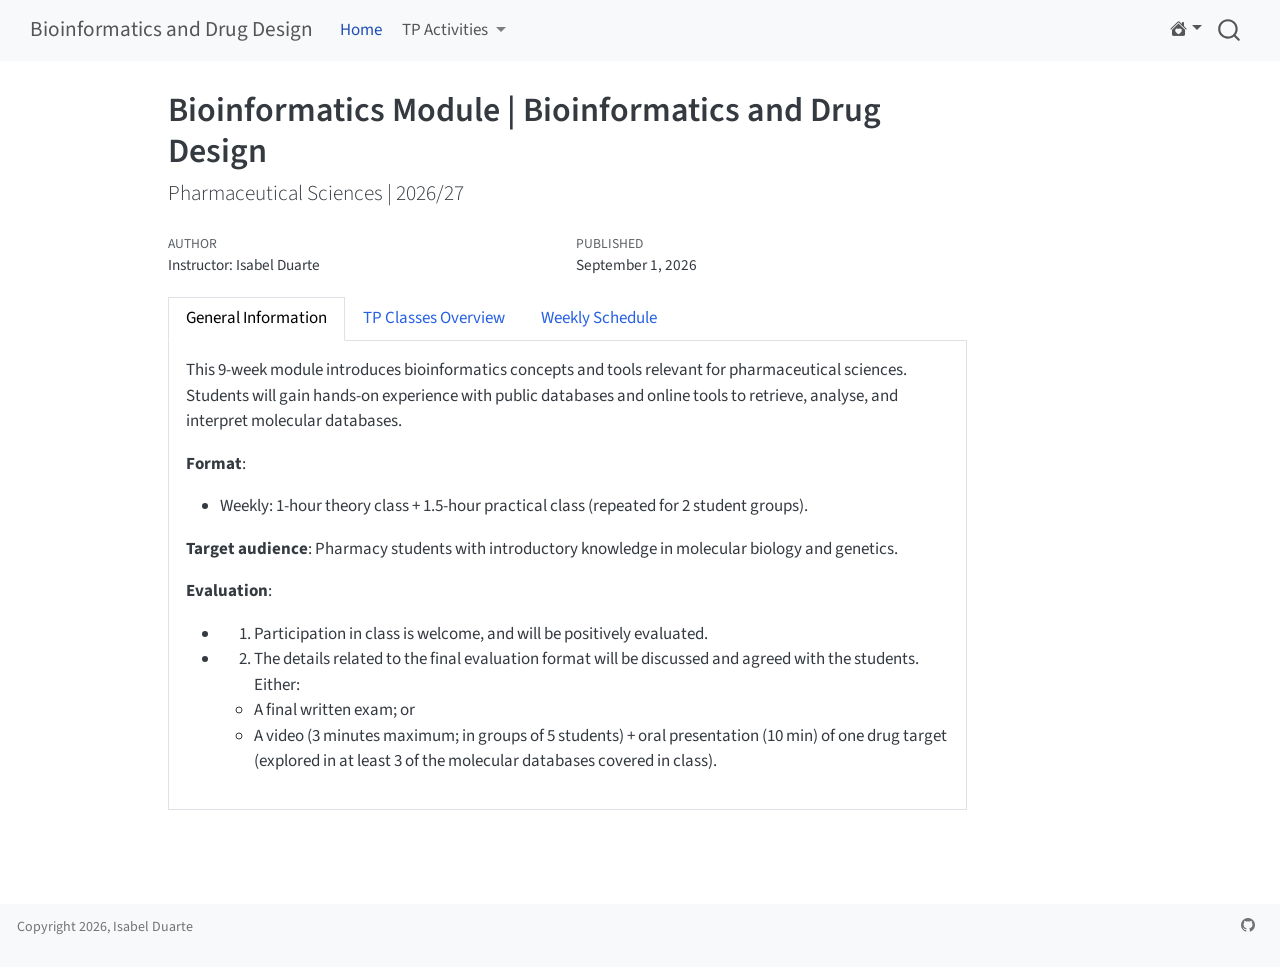
<file: docs/index.html>
<!DOCTYPE html>
<html xmlns="http://www.w3.org/1999/xhtml" lang="en" xml:lang="en"><head>

<meta charset="utf-8">
<meta name="generator" content="quarto-1.10.18">

<meta name="viewport" content="width=device-width, initial-scale=1.0, user-scalable=yes">

<meta name="author" content="Instructor: Isabel Duarte">
<meta name="dcterms.date" content="2026-09-01">

<title>Bioinformatics Module | Bioinformatics and Drug Design – Bioinformatics and Drug Design</title>
<style>
/* Default styles provided by pandoc.
** See https://pandoc.org/MANUAL.html#variables-for-html for config info.
*/
span.smallcaps{font-variant: small-caps;}
div.columns{display: flex; gap: 1.5em;}
div.column{flex: auto;}
@media screen {
div.columns{gap: min(4vw, 1.5em);}
div.column{overflow-x: auto;}
}
div.hanging-indent{margin-left: 1.5em; text-indent: -1.5em;}
ul.task-list{list-style: none;}
ul.task-list li input[type="checkbox"] {
  width: 0.8em;
  margin: 0 0.8em 0.2em -1em; /* quarto-specific, see https://github.com/quarto-dev/quarto-cli/issues/4556 */ 
  vertical-align: middle;
}
</style>


<script src="site_libs/quarto-nav/quarto-nav.js"></script>
<script src="site_libs/quarto-nav/headroom.min.js"></script>
<script src="site_libs/clipboard/clipboard.min.js"></script>
<script src="site_libs/quarto-search/autocomplete.umd.js"></script>
<script src="site_libs/quarto-search/fuse.min.js"></script>
<script src="site_libs/quarto-search/quarto-search.js"></script>
<meta name="quarto:offset" content="./">
<script src="site_libs/quarto-html/quarto.js" type="module"></script>
<script src="site_libs/quarto-html/tabsets/tabsets.js" type="module"></script>
<script src="site_libs/quarto-html/popper.min.js"></script>
<script src="site_libs/quarto-html/tippy.umd.min.js"></script>
<script src="site_libs/quarto-html/anchor.min.js"></script>
<link href="site_libs/quarto-html/tippy.css" rel="stylesheet">
<link href="site_libs/quarto-html/quarto-syntax-highlighting-64a204ab8560d761af7679ceaba22944.css" rel="stylesheet" id="quarto-text-highlighting-styles">
<script src="site_libs/bootstrap/bootstrap.min.js"></script>
<link href="site_libs/bootstrap/bootstrap-icons.css" rel="stylesheet">
<link href="site_libs/bootstrap/bootstrap-3afdf904ffd723d7893bcc04cd19f421.min.css" rel="stylesheet" append-hash="true" id="quarto-bootstrap" data-mode="light">
<script id="quarto-search-options" type="application/json">{
  "location": "navbar",
  "copy-button": false,
  "collapse-after": 3,
  "panel-placement": "end",
  "type": "overlay",
  "limit": 50,
  "keyboard-shortcut": [
    "f",
    "/",
    "s"
  ],
  "show-item-context": false,
  "language": {
    "search-no-results-text": "No results",
    "search-matching-documents-text": "matching documents",
    "search-copy-link-title": "Copy link to search",
    "search-hide-matches-text": "Hide additional matches",
    "search-more-match-text": "more match in this document",
    "search-more-matches-text": "more matches in this document",
    "search-clear-button-title": "Clear",
    "search-text-placeholder": "",
    "search-detached-cancel-button-title": "Cancel",
    "search-submit-button-title": "Submit",
    "search-label": "Search"
  }
}</script>


</head>

<body class="nav-fixed quarto-light">

<div id="quarto-search-results"></div>
  <header id="quarto-header" class="headroom fixed-top">
    <nav class="navbar navbar-expand-lg " data-bs-theme="dark">
      <div class="navbar-container container-fluid">
      <div class="navbar-brand-container mx-auto">
    <a class="navbar-brand" href="./index.html">
    <span class="navbar-title">Bioinformatics and Drug Design</span>
    </a>
  </div>
            <div id="quarto-search" class="" title="Search"></div>
          <button class="navbar-toggler" type="button" data-bs-toggle="collapse" data-bs-target="#navbarCollapse" aria-controls="navbarCollapse" role="menu" aria-expanded="false" aria-label="Toggle navigation" onclick="if (window.quartoToggleHeadroom) { window.quartoToggleHeadroom(); }">
  <span class="navbar-toggler-icon"></span>
</button>
          <div class="collapse navbar-collapse" id="navbarCollapse">
            <ul class="navbar-nav navbar-nav-scroll me-auto">
  <li class="nav-item">
    <a class="nav-link active" href="./index.html" aria-current="page"> 
<span class="menu-text">Home</span></a>
  </li>  
  <li class="nav-item dropdown ">
    <a class="nav-link dropdown-toggle" href="#" id="nav-menu-tp-activities" role="link" data-bs-toggle="dropdown" aria-expanded="false">
 <span class="menu-text">TP Activities</span>
    </a>
    <ul class="dropdown-menu" aria-labelledby="nav-menu-tp-activities">    
        <li>
    <a class="dropdown-item" href="./1.bioinf-intro-tutorial.html">
 <span class="dropdown-text">Introduction to Bioinformatics</span></a>
  </li>  
        <li>
    <a class="dropdown-item" href="./2.ensembl-tutorial-part1.html">
 <span class="dropdown-text">Ensembl genes and transcripts | Part 1</span></a>
  </li>  
        <li>
    <a class="dropdown-item" href="./2.ensembl-tutorial-part2.html">
 <span class="dropdown-text">Ensembl genes and transcripts | Part 2</span></a>
  </li>  
        <li>
    <a class="dropdown-item" href="./3.uniprot-tutorial.html">
 <span class="dropdown-text">One protein along the UniProt page</span></a>
  </li>  
        <li>
    <a class="dropdown-item" href="./4.rcsb-pdb-tutorial.html">
 <span class="dropdown-text">One structure along the RCSB PDB page</span></a>
  </li>  
        <li>
    <a class="dropdown-item" href="./5.drugbank-tutorial-part1.html">
 <span class="dropdown-text">One drug along the DrugBank page</span></a>
  </li>  
        <li>
    <a class="dropdown-item" href="./5.escape-room-tp1.html">
 <span class="dropdown-text">DrugBank Escape Room | TP1</span></a>
  </li>  
        <li>
    <a class="dropdown-item" href="./5.escape-room-tp2.html">
 <span class="dropdown-text">DrugBank Escape Room | TP2</span></a>
  </li>  
        <li>
    <a class="dropdown-item" href="./6.clinpgx-tutorial.html">
 <span class="dropdown-text">ClinPGx | From genotype to prescription</span></a>
  </li>  
    </ul>
  </li>
</ul>
          </div> <!-- /navcollapse -->
            <div class="quarto-navbar-tools">
    <div class="dropdown">
      <a href="" title="" id="quarto-navigation-tool-dropdown-0" class="quarto-navigation-tool dropdown-toggle px-1" data-bs-toggle="dropdown" aria-expanded="false" role="link" aria-label=""><i class="bi bi-house-heart-fill"></i></a>
      <ul class="dropdown-menu" aria-labelledby="quarto-navigation-tool-dropdown-0">
          <li>
            <a class="dropdown-item quarto-navbar-tools-item" href="https://www.ualg.pt/">
            Universidade do Algarve
            </a>
          </li>
      </ul>
    </div>
</div>
      </div> <!-- /container-fluid -->
    </nav>
</header>
<!-- content -->
<div id="quarto-content" class="quarto-container page-columns page-rows-contents page-layout-article page-navbar">
<!-- sidebar -->
<!-- margin-sidebar -->
    <div id="quarto-margin-sidebar" class="sidebar margin-sidebar zindex-bottom">
        
    </div>
<!-- main -->
<main class="content" id="quarto-document-content">

<header id="title-block-header" class="quarto-title-block default">
<div class="quarto-title">
<h1 class="title">Bioinformatics Module | Bioinformatics and Drug Design</h1>
<p class="subtitle lead">Pharmaceutical Sciences | 2026/27</p>
</div>



<div class="quarto-title-meta">

    <div>
    <div class="quarto-title-meta-heading">Author</div>
    <div class="quarto-title-meta-contents">
             <p>Instructor: Isabel Duarte </p>
          </div>
  </div>
    
    <div>
    <div class="quarto-title-meta-heading">Published</div>
    <div class="quarto-title-meta-contents">
      <p class="date">September 1, 2026</p>
    </div>
  </div>
  
    
  </div>
  


</header>


<div class="tabset-margin-container"></div><div class="panel-tabset">
<ul class="nav nav-tabs" role="tablist"><li class="nav-item" role="presentation"><a class="nav-link active" id="tabset-1-1-tab" data-bs-toggle="tab" data-bs-target="#tabset-1-1" role="tab" aria-controls="tabset-1-1" aria-selected="true" href="">General Information</a></li><li class="nav-item" role="presentation"><a class="nav-link" id="tabset-1-2-tab" data-bs-toggle="tab" data-bs-target="#tabset-1-2" role="tab" aria-controls="tabset-1-2" aria-selected="false" href="">TP Classes Overview</a></li><li class="nav-item" role="presentation"><a class="nav-link" id="tabset-1-3-tab" data-bs-toggle="tab" data-bs-target="#tabset-1-3" role="tab" aria-controls="tabset-1-3" aria-selected="false" href="">Weekly Schedule</a></li></ul>
<div class="tab-content">
<div id="tabset-1-1" class="tab-pane active" role="tabpanel" aria-labelledby="tabset-1-1-tab">
<p>This 9-week module introduces bioinformatics concepts and tools relevant for pharmaceutical sciences. Students will gain hands-on experience with public databases and online tools to retrieve, analyse, and interpret molecular databases.</p>
<p><strong>Format</strong>:</p>
<ul>
<li>Weekly: 1-hour theory class + 1.5-hour practical class (repeated for 2 student groups).</li>
</ul>
<p><strong>Target audience</strong>: Pharmacy students with introductory knowledge in molecular biology and genetics.</p>
<p><strong>Evaluation</strong>:</p>
<ul>
<li><ol type="1">
<li>Participation in class is welcome, and will be positively evaluated.</li>
</ol></li>
<li><ol start="2" type="1">
<li>The details related to the final evaluation format will be discussed and agreed with the students. Either:</li>
</ol>
<ul>
<li>A final written exam; or</li>
<li>A video (3 minutes maximum; in groups of 5 students) + oral presentation (10 min) of one drug target (explored in at least 3 of the molecular databases covered in class).</li>
</ul></li>
</ul>
<!-- - Final short video report: characterisation of a gene/protein using bioinformatics tools. -->
<!--   - 2-5 minutes; -->
<!--   - Groups of 2 students; -->
<!--   - Final presentation and discussion of the video report. -->
</div>
<div id="tabset-1-2" class="tab-pane" role="tabpanel" aria-labelledby="tabset-1-2-tab">
<section id="goal" class="level4">
<h4 class="anchored" data-anchor-id="goal"><strong>Goal</strong></h4>
<p>Learn to independently explore and critically interpret bioinformatics resources in order to connect drugs with their molecular targets and understand their pharmacological, mechanistic, and clinical relevance.</p>
</section>
<section id="learning-outcomes" class="level4">
<h4 class="anchored" data-anchor-id="learning-outcomes"><strong>Learning outcomes</strong></h4>
<p>By the end of the TP practical classes, students should be able to:</p>
<ul>
<li><p>Identify the molecular target(s) of a given drug using authoritative online bioinformatics resources.</p></li>
<li><p>Retrieve and interpret relevant molecular information on drug classes, mechanisms of action, target function, 3D structure, and clinical associations.</p></li>
<li><p>Integrate data from multiple sources to explain the pharmacological and clinical importance of a drug–target pair.</p></li>
<li><p>Demonstrate independent inquiry skills by selecting appropriate databases, justifying search strategies, and reflecting on findings.</p></li>
<li><p>Communicate discoveries clearly through concise answers.</p></li>
</ul>
</section>
<section id="tp-activities-overview" class="level4">
<h4 class="anchored" data-anchor-id="tp-activities-overview"><strong>TP Activities overview</strong></h4>
<p>The students will have access to a hands-on guided tutorial to learn how to explore online resources in order to uncover information that is central to pharmaceutical sciences students.</p>
<p>The following databases will be covered:</p>
<ul>
<li><a href="https://www.ensembl.org/">Ensembl</a> = gene identity, functional details, and Genome browsing</li>
<li><a href="https://www.uniprot.org/">UniProt</a> = protein details</li>
<li><a href="https://www.rcsb.org/">PDB</a> = protein structure</li>
<li><a href="https://go.drugbank.com/">Drug bank</a> = drug details</li>
<li><a href="https://www.clinpgx.org/">ClinPGx</a> = clinical pharmacogenomics</li>
<li><a href="https://platform.opentargets.org/">Opentargets</a> = therapeutic drug targets</li>
</ul>
<!-- #### **Resources summary table | Useful additional resources** -->
<!-- | **Category** | **What to Find** | **Top Resource(s)** | -->
<!-- |-------------------|-------------------|----------------------------------| -->
<!-- | **1. Drug Basics** | **Therapeutic category** <br> (e.g. NSAID, benzodiazepine, kinase inhibitor, etc.) | [NCBI](https://www.ncbi.nlm.nih.gov), [EBI Search](https://www.ebi.ac.uk/ebisearch/), [DrugBank](https://go.drugbank.com), ([PubChem](https://pubchem.ncbi.nlm.nih.gov), [ChEMBL](https://www.ebi.ac.uk/chembl/)) | -->
<!-- |  | **Therapeutic use** <br> (major diseases or conditions it treats) | [OMIM](https://www.omim.org), ([PubChem](https://pubchem.ncbi.nlm.nih.gov), [ChEMBL](https://www.ebi.ac.uk/chembl/)) | -->
<!-- |  | **Mechanism of action** <br> (at a high level: inhibits, activates, modulates…) | [UniProt](https://www.uniprot.org), [DrugBank](https://go.drugbank.com), ([PubChem](https://pubchem.ncbi.nlm.nih.gov), [ChEMBL](https://www.ebi.ac.uk/chembl/)) | -->
<!-- |  | **Common adverse effects** <br> (especially those linked to its mechanism) | [ClinVar](https://www.ncbi.nlm.nih.gov/clinvar/), [OMIM](https://www.omim.org) | -->
<!-- | **2. Target Identity** | **Gene name + synonyms** <br> (official symbol, aliases) | [Ensembl](https://www.ensembl.org), [NCBI Gene](https://www.ncbi.nlm.nih.gov/gene) | -->
<!-- |  | **Protein function** <br> (normal biological role) | [UniProt](https://www.uniprot.org) | -->
<!-- |  | **Tissue expression** <br> (where it is most abundant in the body) | [UCSC Genome Browser](https://genome.ucsc.edu), [UniProt](https://www.uniprot.org), ([The Human Protein Atlas](https://www.proteinatlas.org/)) | -->
<!-- |  | **Pathophysiological relevance** <br> (disease(s) associated with target) | [OMIM](https://www.omim.org), [ClinVar](https://www.ncbi.nlm.nih.gov/clinvar/), ([dbSNP](https://www.ncbi.nlm.nih.gov/snp/)) | -->
<!-- | **3. Molecular Mechanism** | **Drug binding site** <br> (active site, allosteric site, receptor domain) | [RCSB PDB](https://www.rcsb.org) | -->
<!-- |  | **Structural information** <br> (are there PDB structures with the drug bound?) | [RCSB PDB](https://www.rcsb.org) | -->
<!-- |  | **Known variants/mutations** <br> (variants that alter drug response) | [ClinVar](https://www.ncbi.nlm.nih.gov/clinvar/), ([dbSNP](https://www.ncbi.nlm.nih.gov/snp/)) | -->
<!-- |  | **Pathways** <br> (biological processes where the target participates) | [KEGG](https://www.genome.jp/kegg/), [Reactome](https://reactome.org) | -->
<!-- | **4. Clinical & Translational Relevance** | **Drug resistance mechanisms** <br> (mutations, enzymatic degradation) | [OMIM](https://www.omim.org), [ClinVar](https://www.ncbi.nlm.nih.gov/clinvar/), ([dbSNP](https://www.ncbi.nlm.nih.gov/snp/)) | -->
<!-- |  | **Drug–drug interactions** <br> (e.g. common metabolising enzymes) | [DrugBank](https://go.drugbank.com), ([PubChem](https://pubchem.ncbi.nlm.nih.gov), [ChEMBL](https://www.ebi.ac.uk/chembl/)) | -->
<!-- |  | **Biomarkers of response** <br> (genetic or protein markers that predict efficacy/toxicity) | [ClinVar](https://www.ncbi.nlm.nih.gov/clinvar/), [OMIM](https://www.omim.org), ([ChEMBL](https://www.ebi.ac.uk/chembl/)) | -->
<!-- |  | **Approved vs experimental/repurposed uses** <br> (has it been repurposed, or are there ongoing trials?) | ([ClinicalTrials.gov](https://clinicaltrials.gov)), [DrugBank](https://go.drugbank.com), ([PubChem](https://pubchem.ncbi.nlm.nih.gov), [ChEMBL](https://www.ebi.ac.uk/chembl/)) | -->
<p><br></p>
</section>
</div>
<div id="tabset-1-3" class="tab-pane" role="tabpanel" aria-labelledby="tabset-1-3-tab">
<section id="topic-1-introduction-to-bioinformatics-and-biological-databases" class="level3">
<h3 class="anchored" data-anchor-id="topic-1-introduction-to-bioinformatics-and-biological-databases">Topic 1 | Introduction to Bioinformatics and Biological Databases</h3>
<ul>
<li><p><strong>Lecture Topics</strong>:</p>
<ul>
<li>Definition and scope of bioinformatics.</li>
<li>Bioinformatics in drug discovery.</li>
<li>Overview of databases per biological data types.</li>
<li>Primary and secondary databases.</li>
<li>Bioinformatics as an experimental science: search, compare, model, and integrate data.</li>
</ul></li>
<li><p><strong>TP Activity</strong>:</p>
<ul>
<li>Introductory hands-on tutorial from EBI: <a href="https://www.ebi.ac.uk/training/online/courses/bioinformatics-terrified/">Bioinformatics for the terrified</a></li>
</ul></li>
</ul>
<hr>
</section>
<section id="topic-2-genes-genomes-and-regulation" class="level3">
<h3 class="anchored" data-anchor-id="topic-2-genes-genomes-and-regulation">Topic 2 | Genes, Genomes, and Regulation</h3>
<ul>
<li><p><strong>Database</strong>: <a href="https://www.ensembl.org">Ensembl</a></p></li>
<li><p><strong>Lecture topics</strong></p>
<ul>
<li>Navigating the Ensembl genome browser</li>
<li>Understanding gene structure (exons, introns, UTRs, CDS)</li>
<li>Finding and exploring gene variants</li>
</ul></li>
<li><p><strong>Learning goals</strong></p>
<ul>
<li>Learn to locate a gene in a genome browser.</li>
<li>Retrieve basic genomic information such as chromosomal position and gene structure.</li>
<li>Interpret visual representations of genes and transcripts.</li>
</ul></li>
<li><p><strong>TP Activity</strong></p>
<ul>
<li>Part 1: Introductory video + Hands-on tutorial</li>
<li>Part 2: Hands-on tutorial (continuation)</li>
</ul></li>
</ul>
<hr>
</section>
<section id="topic-3-proteins" class="level3">
<h3 class="anchored" data-anchor-id="topic-3-proteins">Topic 3 | Proteins</h3>
<ul>
<li><p><strong>Database</strong>: <a href="https://www.uniprot.org">UniProt</a>,</p></li>
<li><p><strong>Lecture topics</strong></p>
<ul>
<li>Accessing protein annotation, domains, and sequence features</li>
<li>Exploring the rich network of external links to complement protein information</li>
</ul></li>
<li><p><strong>Learning goals</strong></p>
<ul>
<li>Learn to retrieve and interpret protein functional information.</li>
<li>Use UniProt as and entry point to integrate information from variuous sources.</li>
</ul></li>
<li><p><strong>TP Activity</strong></p>
<ul>
<li>Hands-on tutorial.</li>
</ul></li>
</ul>
<hr>
</section>
<section id="topic-4-protein-structure" class="level3">
<h3 class="anchored" data-anchor-id="topic-4-protein-structure">Topic 4 | Protein structure</h3>
<ul>
<li><p><strong>Database</strong>: <a href="https://www.rcsb.org">PDB</a></p></li>
<li><p><strong>Lecture topics</strong></p>
<ul>
<li>Visualising protein structures</li>
<li>Exploring ligand binding sites in protein complexes</li>
</ul></li>
<li><p><strong>Learning goals</strong></p>
<ul>
<li>Explore 3D protein structures.</li>
<li>Integrate protein sequence and structural data.</li>
</ul></li>
<li><p><strong>TP Activity</strong></p>
<ul>
<li>Hands-on tutorial.</li>
</ul></li>
</ul>
<hr>
</section>
<section id="topic-5-drugs" class="level3">
<h3 class="anchored" data-anchor-id="topic-5-drugs">Topic 5 | Drugs</h3>
<ul>
<li><p><strong>Database</strong>: <a href="https://www.rcsb.org">Drug bank</a></p></li>
<li><p><strong>Lecture topics</strong></p>
<ul>
<li>TBA</li>
</ul></li>
<li><p><strong>Learning goals</strong></p>
<ul>
<li>TBA</li>
</ul></li>
<li><p><strong>TP Activity</strong></p>
<ul>
<li>TBA</li>
</ul></li>
</ul>
<hr>
</section>
<section id="topic-6-clinical-pharmacogenomics" class="level3">
<h3 class="anchored" data-anchor-id="topic-6-clinical-pharmacogenomics">Topic 6 | Clinical pharmacogenomics</h3>
<ul>
<li><p><strong>Database</strong>: <a href="https://www.clinpgx.org/">ClinPGx</a></p></li>
<li><p><strong>Lecture topics</strong></p>
<ul>
<li>TBA</li>
</ul></li>
<li><p><strong>Learning goals</strong></p>
<ul>
<li>TBA</li>
</ul></li>
<li><p><strong>TP Activity</strong></p>
<ul>
<li>Hands-on tutorial.</li>
</ul></li>
</ul>
<hr>
</section>
<section id="topic-7-therapeutic-drug-targets" class="level3">
<h3 class="anchored" data-anchor-id="topic-7-therapeutic-drug-targets">Topic 7 | Therapeutic drug targets</h3>
<ul>
<li><p><strong>Database</strong>: <a href="https://platform.opentargets.org/">Opentargets</a></p></li>
<li><p><strong>Lecture topics</strong></p>
<ul>
<li>TBA</li>
</ul></li>
<li><p><strong>Learning goals</strong></p>
<ul>
<li>TBA</li>
</ul></li>
<li><p><strong>TP Activity</strong></p>
<ul>
<li>Hands-on tutorial.</li>
</ul></li>
</ul>
</section>
</div>
</div>
</div>



<a onclick="window.scrollTo(0, 0); return false;" role="button" id="quarto-back-to-top"><i class="bi bi-arrow-up"></i> Back to top</a></main> <!-- /main -->
<script id="quarto-html-after-body" type="application/javascript">
  window.document.addEventListener("DOMContentLoaded", function (event) {
    const icon = "";
    const anchorJS = new window.AnchorJS();
    anchorJS.options = {
      placement: 'right',
      icon: icon
    };
    anchorJS.add('.anchored');
    const isCodeAnnotation = (el) => {
      for (const clz of el.classList) {
        if (clz.startsWith('code-annotation-')) {                     
          return true;
        }
      }
      return false;
    }
    const onCopySuccess = function(e) {
      // button target
      const button = e.trigger;
      // don't keep focus
      button.blur();
      // flash "checked"
      button.classList.add('code-copy-button-checked');
      var currentTitle = button.getAttribute("title");
      button.setAttribute("title", "Copied!");
      let tooltip;
      if (window.bootstrap) {
        button.setAttribute("data-bs-toggle", "tooltip");
        button.setAttribute("data-bs-placement", "left");
        button.setAttribute("data-bs-title", "Copied!");
        tooltip = new bootstrap.Tooltip(button, 
          { trigger: "manual", 
            customClass: "code-copy-button-tooltip",
            offset: [0, -8]});
        tooltip.show();    
      }
      setTimeout(function() {
        if (tooltip) {
          tooltip.hide();
          button.removeAttribute("data-bs-title");
          button.removeAttribute("data-bs-toggle");
          button.removeAttribute("data-bs-placement");
        }
        button.setAttribute("title", currentTitle);
        button.classList.remove('code-copy-button-checked');
      }, 1000);
      // clear code selection
      e.clearSelection();
    }
    const getTextToCopy = function(trigger) {
      const outerScaffold = trigger.parentElement.cloneNode(true);
      const codeEl = outerScaffold.querySelector('code');
      for (const childEl of codeEl.children) {
        if (isCodeAnnotation(childEl)) {
          childEl.remove();
        }
      }
      return codeEl.innerText;
    }
    const clipboard = new window.ClipboardJS('.code-copy-button:not([data-in-quarto-modal])', {
      text: getTextToCopy
    });
    clipboard.on('success', onCopySuccess);
    if (window.document.getElementById('quarto-embedded-source-code-modal')) {
      const clipboardModal = new window.ClipboardJS('.code-copy-button[data-in-quarto-modal]', {
        text: getTextToCopy,
        container: window.document.getElementById('quarto-embedded-source-code-modal')
      });
      clipboardModal.on('success', onCopySuccess);
    }
      var localhostRegex = new RegExp(/^(?:http|https):\/\/localhost\:?[0-9]*\//);
      var mailtoRegex = new RegExp(/^mailto:/);
        var filterRegex = new RegExp('/' + window.location.host + '/');
      var isInternal = (href) => {
          return filterRegex.test(href) || localhostRegex.test(href) || mailtoRegex.test(href);
      }
      // Inspect non-navigation links and adorn them if external
     var links = window.document.querySelectorAll('a[href]:not(.nav-link):not(.navbar-brand):not(.toc-action):not(.sidebar-link):not(.sidebar-item-toggle):not(.pagination-link):not(.no-external):not([aria-hidden]):not(.dropdown-item):not(.quarto-navigation-tool):not(.about-link)');
      for (var i=0; i<links.length; i++) {
        const link = links[i];
        if (!isInternal(link.href)) {
          // undo the damage that might have been done by quarto-nav.js in the case of
          // links that we want to consider external
          if (link.dataset.originalHref !== undefined) {
            link.href = link.dataset.originalHref;
          }
        }
      }
    function tippyHover(el, contentFn, onTriggerFn, onUntriggerFn) {
      const config = {
        allowHTML: true,
        maxWidth: 500,
        delay: 100,
        arrow: false,
        appendTo: function(el) {
            return el.parentElement;
        },
        interactive: true,
        interactiveBorder: 10,
        theme: 'quarto',
        placement: 'bottom-start',
      };
      if (contentFn) {
        config.content = contentFn;
      }
      if (onTriggerFn) {
        config.onTrigger = onTriggerFn;
      }
      if (onUntriggerFn) {
        config.onUntrigger = onUntriggerFn;
      }
      window.tippy(el, config); 
    }
    const noterefs = window.document.querySelectorAll('a[role="doc-noteref"]');
    for (var i=0; i<noterefs.length; i++) {
      const ref = noterefs[i];
      tippyHover(ref, function() {
        // use id or data attribute instead here
        let href = ref.getAttribute('data-footnote-href') || ref.getAttribute('href');
        try { href = new URL(href).hash; } catch {}
        const id = href.replace(/^#\/?/, "");
        const note = window.document.getElementById(id);
        if (note) {
          return note.innerHTML;
        } else {
          return "";
        }
      });
    }
    const xrefs = window.document.querySelectorAll('a.quarto-xref');
    const processXRef = (id, note) => {
      // Strip column container classes
      const stripColumnClz = (el) => {
        el.classList.remove("page-full", "page-columns");
        if (el.children) {
          for (const child of el.children) {
            stripColumnClz(child);
          }
        }
      }
      stripColumnClz(note)
      if (id === null || id.startsWith('sec-')) {
        // Special case sections, only their first couple elements
        const container = document.createElement("div");
        if (note.children && note.children.length > 2) {
          container.appendChild(note.children[0].cloneNode(true));
          for (let i = 1; i < note.children.length; i++) {
            const child = note.children[i];
            if (child.tagName === "P" && child.innerText === "") {
              continue;
            } else {
              container.appendChild(child.cloneNode(true));
              break;
            }
          }
          if (window.Quarto?.typesetMath) {
            window.Quarto.typesetMath(container);
          }
          return container.innerHTML
        } else {
          if (window.Quarto?.typesetMath) {
            window.Quarto.typesetMath(note);
          }
          return note.innerHTML;
        }
      } else {
        // Remove any anchor links if they are present
        const anchorLink = note.querySelector('a.anchorjs-link');
        if (anchorLink) {
          anchorLink.remove();
        }
        if (window.Quarto?.typesetMath) {
          window.Quarto.typesetMath(note);
        }
        if (note.classList.contains("callout")) {
          return note.outerHTML;
        } else {
          return note.innerHTML;
        }
      }
    }
    for (var i=0; i<xrefs.length; i++) {
      const xref = xrefs[i];
      tippyHover(xref, undefined, function(instance) {
        instance.disable();
        let url = xref.getAttribute('href');
        let hash = undefined; 
        if (url.startsWith('#')) {
          hash = url;
        } else {
          try { hash = new URL(url).hash; } catch {}
        }
        if (hash) {
          const id = hash.replace(/^#\/?/, "");
          const note = window.document.getElementById(id);
          if (note !== null) {
            try {
              const html = processXRef(id, note.cloneNode(true));
              instance.setContent(html);
            } finally {
              instance.enable();
              instance.show();
            }
          } else {
            // See if we can fetch this
            fetch(url.split('#')[0])
            .then(res => res.text())
            .then(html => {
              const parser = new DOMParser();
              const htmlDoc = parser.parseFromString(html, "text/html");
              const note = htmlDoc.getElementById(id);
              if (note !== null) {
                const html = processXRef(id, note);
                instance.setContent(html);
              } 
            }).finally(() => {
              instance.enable();
              instance.show();
            });
          }
        } else {
          // See if we can fetch a full url (with no hash to target)
          // This is a special case and we should probably do some content thinning / targeting
          fetch(url)
          .then(res => res.text())
          .then(html => {
            const parser = new DOMParser();
            const htmlDoc = parser.parseFromString(html, "text/html");
            const note = htmlDoc.querySelector('main.content');
            if (note !== null) {
              // This should only happen for chapter cross references
              // (since there is no id in the URL)
              // remove the first header
              if (note.children.length > 0 && note.children[0].tagName === "HEADER") {
                note.children[0].remove();
              }
              const html = processXRef(null, note);
              instance.setContent(html);
            } 
          }).finally(() => {
            instance.enable();
            instance.show();
          });
        }
      }, function(instance) {
      });
    }
        let selectedAnnoteEl;
        const selectorForAnnotation = ( cell, annotation) => {
          let cellAttr = 'data-code-cell="' + cell + '"';
          let lineAttr = 'data-code-annotation="' +  annotation + '"';
          const selector = 'span[' + cellAttr + '][' + lineAttr + ']';
          return selector;
        }
        const selectCodeLines = (annoteEl) => {
          const doc = window.document;
          const targetCell = annoteEl.getAttribute("data-target-cell");
          const targetAnnotation = annoteEl.getAttribute("data-target-annotation");
          const annoteSpan = window.document.querySelector(selectorForAnnotation(targetCell, targetAnnotation));
          const lines = annoteSpan.getAttribute("data-code-lines").split(",");
          const lineIds = lines.map((line) => {
            return targetCell + "-" + line;
          })
          let top = null;
          let height = null;
          let parent = null;
          if (lineIds.length > 0) {
              //compute the position of the single el (top and bottom and make a div)
              const el = window.document.getElementById(lineIds[0]);
              top = el.offsetTop;
              height = el.offsetHeight;
              parent = el.parentElement.parentElement;
            if (lineIds.length > 1) {
              const lastEl = window.document.getElementById(lineIds[lineIds.length - 1]);
              const bottom = lastEl.offsetTop + lastEl.offsetHeight;
              height = bottom - top;
            }
            if (top !== null && height !== null && parent !== null) {
              // cook up a div (if necessary) and position it 
              let div = window.document.getElementById("code-annotation-line-highlight");
              if (div === null) {
                div = window.document.createElement("div");
                div.setAttribute("id", "code-annotation-line-highlight");
                div.style.position = 'absolute';
                parent.appendChild(div);
              }
              div.style.top = top - 2 + "px";
              div.style.height = height + 4 + "px";
              div.style.left = 0;
              let gutterDiv = window.document.getElementById("code-annotation-line-highlight-gutter");
              if (gutterDiv === null) {
                gutterDiv = window.document.createElement("div");
                gutterDiv.setAttribute("id", "code-annotation-line-highlight-gutter");
                gutterDiv.style.position = 'absolute';
                const codeCell = window.document.getElementById(targetCell);
                const gutter = codeCell.querySelector('.code-annotation-gutter');
                gutter.appendChild(gutterDiv);
              }
              gutterDiv.style.top = top - 2 + "px";
              gutterDiv.style.height = height + 4 + "px";
            }
            selectedAnnoteEl = annoteEl;
          }
        };
        const unselectCodeLines = () => {
          const elementsIds = ["code-annotation-line-highlight", "code-annotation-line-highlight-gutter"];
          elementsIds.forEach((elId) => {
            const div = window.document.getElementById(elId);
            if (div) {
              div.remove();
            }
          });
          selectedAnnoteEl = undefined;
        };
          // Handle positioning of the toggle
      window.addEventListener(
        "resize",
        throttle(() => {
          elRect = undefined;
          if (selectedAnnoteEl) {
            selectCodeLines(selectedAnnoteEl);
          }
        }, 10)
      );
      function throttle(fn, ms) {
      let throttle = false;
      let timer;
        return (...args) => {
          if(!throttle) { // first call gets through
              fn.apply(this, args);
              throttle = true;
          } else { // all the others get throttled
              if(timer) clearTimeout(timer); // cancel #2
              timer = setTimeout(() => {
                fn.apply(this, args);
                timer = throttle = false;
              }, ms);
          }
        };
      }
        // Attach click handler to the DT
        const annoteDls = window.document.querySelectorAll('dt[data-target-cell]');
        for (const annoteDlNode of annoteDls) {
          annoteDlNode.addEventListener('click', (event) => {
            const clickedEl = event.target;
            if (clickedEl !== selectedAnnoteEl) {
              unselectCodeLines();
              const activeEl = window.document.querySelector('dt[data-target-cell].code-annotation-active');
              if (activeEl) {
                activeEl.classList.remove('code-annotation-active');
              }
              selectCodeLines(clickedEl);
              clickedEl.classList.add('code-annotation-active');
            } else {
              // Unselect the line
              unselectCodeLines();
              clickedEl.classList.remove('code-annotation-active');
            }
          });
        }
    const findCites = (el) => {
      const parentEl = el.parentElement;
      if (parentEl) {
        const cites = parentEl.dataset.cites;
        if (cites) {
          return {
            el,
            cites: cites.split(' ')
          };
        } else {
          return findCites(el.parentElement)
        }
      } else {
        return undefined;
      }
    };
    var bibliorefs = window.document.querySelectorAll('a[role="doc-biblioref"]');
    for (var i=0; i<bibliorefs.length; i++) {
      const ref = bibliorefs[i];
      const citeInfo = findCites(ref);
      if (citeInfo) {
        tippyHover(citeInfo.el, function() {
          var popup = window.document.createElement('div');
          citeInfo.cites.forEach(function(cite) {
            var citeDiv = window.document.createElement('div');
            citeDiv.classList.add('hanging-indent');
            citeDiv.classList.add('csl-entry');
            var biblioDiv = window.document.getElementById('ref-' + cite);
            if (biblioDiv) {
              citeDiv.innerHTML = biblioDiv.innerHTML;
            }
            popup.appendChild(citeDiv);
          });
          return popup.innerHTML;
        });
      }
    }
  });
  </script>
</div> <!-- /content -->
<footer class="footer">
  <div class="nav-footer">
    <div class="nav-footer-left">
<p>Copyright 2026, Isabel Duarte</p>
</div>   
    <div class="nav-footer-center">
      &nbsp;
    </div>
    <div class="nav-footer-right">
      <ul class="footer-items list-unstyled">
    <li class="nav-item compact">
    <a class="nav-link" href="https://github.com/instructr/ualg.bioinf.drug.design.2026">
      <i class="bi bi-github" role="img">
</i> 
    </a>
  </li>  
</ul>
    </div>
  </div>
</footer>




</body></html>
</file>
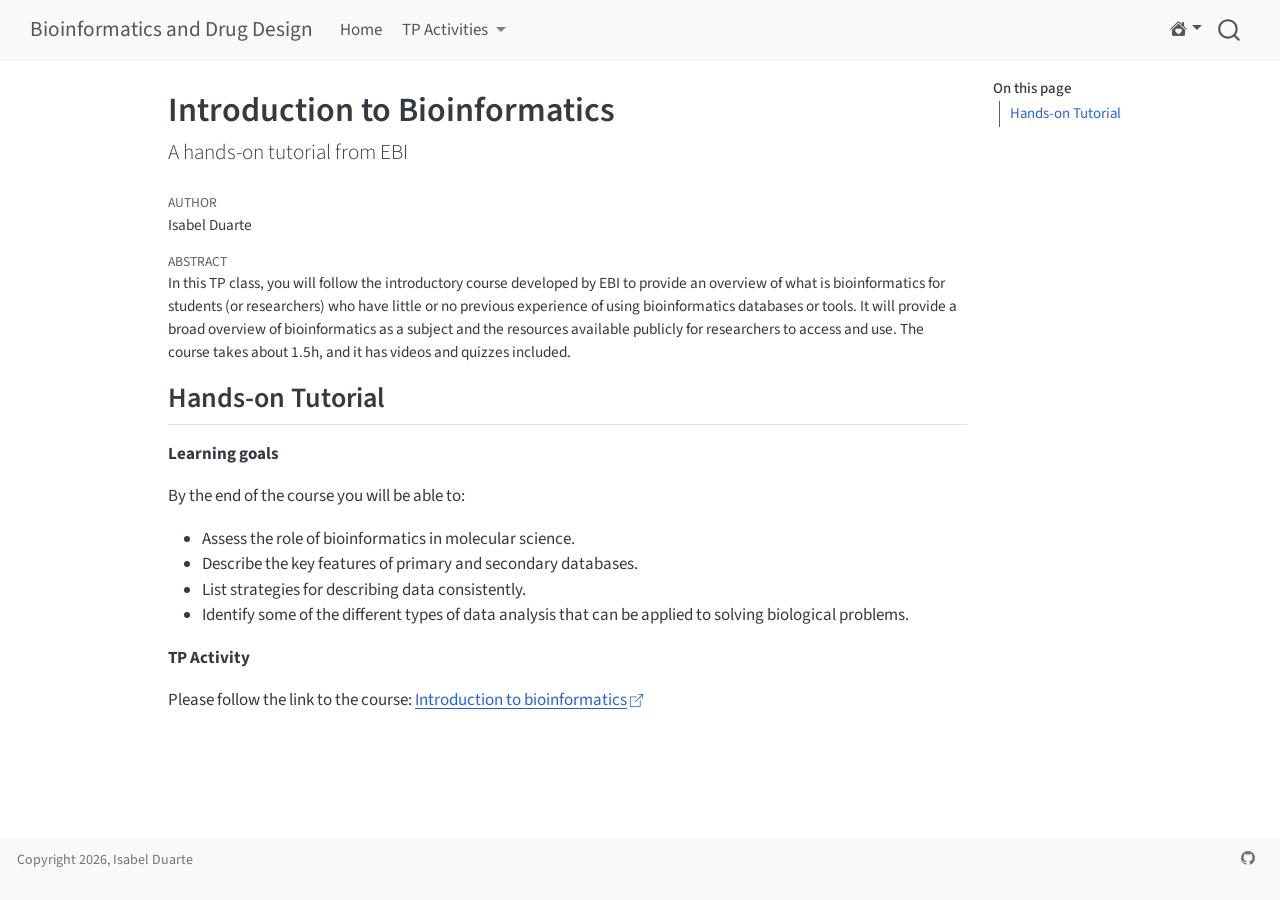
<file: docs/1.bioinf-intro-tutorial.html>
<!DOCTYPE html>
<html xmlns="http://www.w3.org/1999/xhtml" lang="en" xml:lang="en"><head>

<meta charset="utf-8">
<meta name="generator" content="quarto-1.10.18">

<meta name="viewport" content="width=device-width, initial-scale=1.0, user-scalable=yes">

<meta name="author" content="Isabel Duarte">

<title>Introduction to Bioinformatics – Bioinformatics and Drug Design</title>
<style>
/* Default styles provided by pandoc.
** See https://pandoc.org/MANUAL.html#variables-for-html for config info.
*/
span.smallcaps{font-variant: small-caps;}
div.columns{display: flex; gap: 1.5em;}
div.column{flex: auto;}
@media screen {
div.columns{gap: min(4vw, 1.5em);}
div.column{overflow-x: auto;}
}
div.hanging-indent{margin-left: 1.5em; text-indent: -1.5em;}
ul.task-list{list-style: none;}
ul.task-list li input[type="checkbox"] {
  width: 0.8em;
  margin: 0 0.8em 0.2em -1em; /* quarto-specific, see https://github.com/quarto-dev/quarto-cli/issues/4556 */ 
  vertical-align: middle;
}
</style>


<script src="site_libs/quarto-nav/quarto-nav.js"></script>
<script src="site_libs/quarto-nav/headroom.min.js"></script>
<script src="site_libs/clipboard/clipboard.min.js"></script>
<script src="site_libs/quarto-search/autocomplete.umd.js"></script>
<script src="site_libs/quarto-search/fuse.min.js"></script>
<script src="site_libs/quarto-search/quarto-search.js"></script>
<meta name="quarto:offset" content="./">
<script src="site_libs/quarto-html/quarto.js" type="module"></script>
<script src="site_libs/quarto-html/tabsets/tabsets.js" type="module"></script>
<script src="site_libs/quarto-html/popper.min.js"></script>
<script src="site_libs/quarto-html/tippy.umd.min.js"></script>
<script src="site_libs/quarto-html/anchor.min.js"></script>
<link href="site_libs/quarto-html/tippy.css" rel="stylesheet">
<link href="site_libs/quarto-html/quarto-syntax-highlighting-64a204ab8560d761af7679ceaba22944.css" rel="stylesheet" id="quarto-text-highlighting-styles">
<script src="site_libs/bootstrap/bootstrap.min.js"></script>
<link href="site_libs/bootstrap/bootstrap-icons.css" rel="stylesheet">
<link href="site_libs/bootstrap/bootstrap-83ab476c863e17697e9685ff7eb1a190.min.css" rel="stylesheet" append-hash="true" id="quarto-bootstrap" data-mode="light">
<script id="quarto-search-options" type="application/json">{
  "location": "navbar",
  "copy-button": false,
  "collapse-after": 3,
  "panel-placement": "end",
  "type": "overlay",
  "limit": 50,
  "keyboard-shortcut": [
    "f",
    "/",
    "s"
  ],
  "show-item-context": false,
  "language": {
    "search-no-results-text": "No results",
    "search-matching-documents-text": "matching documents",
    "search-copy-link-title": "Copy link to search",
    "search-hide-matches-text": "Hide additional matches",
    "search-more-match-text": "more match in this document",
    "search-more-matches-text": "more matches in this document",
    "search-clear-button-title": "Clear",
    "search-text-placeholder": "",
    "search-detached-cancel-button-title": "Cancel",
    "search-submit-button-title": "Submit",
    "search-label": "Search"
  }
}</script>
<style>html{ scroll-behavior: smooth; }</style>


<link rel="stylesheet" href="styles.css">
</head>

<body class="nav-fixed quarto-light">

<div id="quarto-search-results"></div>
  <header id="quarto-header" class="headroom fixed-top">
    <nav class="navbar navbar-expand-lg " data-bs-theme="dark">
      <div class="navbar-container container-fluid">
      <div class="navbar-brand-container mx-auto">
    <a class="navbar-brand" href="./index.html">
    <span class="navbar-title">Bioinformatics and Drug Design</span>
    </a>
  </div>
            <div id="quarto-search" class="" title="Search"></div>
          <button class="navbar-toggler" type="button" data-bs-toggle="collapse" data-bs-target="#navbarCollapse" aria-controls="navbarCollapse" role="menu" aria-expanded="false" aria-label="Toggle navigation" onclick="if (window.quartoToggleHeadroom) { window.quartoToggleHeadroom(); }">
  <span class="navbar-toggler-icon"></span>
</button>
          <div class="collapse navbar-collapse" id="navbarCollapse">
            <ul class="navbar-nav navbar-nav-scroll me-auto">
  <li class="nav-item">
    <a class="nav-link" href="./index.html"> 
<span class="menu-text">Home</span></a>
  </li>  
  <li class="nav-item dropdown ">
    <a class="nav-link dropdown-toggle" href="#" id="nav-menu-tp-activities" role="link" data-bs-toggle="dropdown" aria-expanded="false">
 <span class="menu-text">TP Activities</span>
    </a>
    <ul class="dropdown-menu" aria-labelledby="nav-menu-tp-activities">    
        <li>
    <a class="dropdown-item" href="./1.bioinf-intro-tutorial.html">
 <span class="dropdown-text">Introduction to Bioinformatics</span></a>
  </li>  
        <li>
    <a class="dropdown-item" href="./2.ensembl-tutorial-part1.html">
 <span class="dropdown-text">Ensembl genes and transcripts | Part 1</span></a>
  </li>  
        <li>
    <a class="dropdown-item" href="./2.ensembl-tutorial-part2.html">
 <span class="dropdown-text">Ensembl genes and transcripts | Part 2</span></a>
  </li>  
        <li>
    <a class="dropdown-item" href="./3.uniprot-tutorial.html">
 <span class="dropdown-text">One protein along the UniProt page</span></a>
  </li>  
        <li>
    <a class="dropdown-item" href="./4.rcsb-pdb-tutorial.html">
 <span class="dropdown-text">One structure along the RCSB PDB page</span></a>
  </li>  
        <li>
    <a class="dropdown-item" href="./5.drugbank-tutorial-part1.html">
 <span class="dropdown-text">One drug along the DrugBank page</span></a>
  </li>  
        <li>
    <a class="dropdown-item" href="./5.escape-room-tp1.html">
 <span class="dropdown-text">DrugBank Escape Room | TP1</span></a>
  </li>  
        <li>
    <a class="dropdown-item" href="./5.escape-room-tp2.html">
 <span class="dropdown-text">DrugBank Escape Room | TP2</span></a>
  </li>  
        <li>
    <a class="dropdown-item" href="./6.clinpgx-tutorial.html">
 <span class="dropdown-text">ClinPGx | From genotype to prescription</span></a>
  </li>  
    </ul>
  </li>
</ul>
          </div> <!-- /navcollapse -->
            <div class="quarto-navbar-tools">
    <div class="dropdown">
      <a href="" title="" id="quarto-navigation-tool-dropdown-0" class="quarto-navigation-tool dropdown-toggle px-1" data-bs-toggle="dropdown" aria-expanded="false" role="link" aria-label=""><i class="bi bi-house-heart-fill"></i></a>
      <ul class="dropdown-menu" aria-labelledby="quarto-navigation-tool-dropdown-0">
          <li>
            <a class="dropdown-item quarto-navbar-tools-item" href="https://www.ualg.pt/">
            Universidade do Algarve
            </a>
          </li>
      </ul>
    </div>
</div>
      </div> <!-- /container-fluid -->
    </nav>
</header>
<!-- content -->
<div id="quarto-content" class="quarto-container page-columns page-rows-contents page-layout-article page-navbar">
<!-- sidebar -->
<!-- margin-sidebar -->
    <div id="quarto-margin-sidebar" class="sidebar margin-sidebar">
        <nav id="TOC" role="doc-toc" class="toc-active" data-toc-expanded="2">
    <h2 id="toc-title">On this page</h2>
   
  <ul>
  <li><a href="#hands-on-tutorial" id="toc-hands-on-tutorial" class="nav-link active" data-scroll-target="#hands-on-tutorial">Hands-on Tutorial</a></li>
  </ul>
</nav>
    </div>
<!-- main -->
<main class="content" id="quarto-document-content">

<header id="title-block-header" class="quarto-title-block default">
<div class="quarto-title">
<h1 class="title">Introduction to Bioinformatics</h1>
<p class="subtitle lead">A hands-on tutorial from EBI</p>
</div>



<div class="quarto-title-meta">

    <div>
    <div class="quarto-title-meta-heading">Author</div>
    <div class="quarto-title-meta-contents">
             <p>Isabel Duarte </p>
          </div>
  </div>
    
  
    
  </div>
  
<div>
  <div class="abstract">
    <div class="block-title">Abstract</div>
    <p>In this TP class, you will follow the introductory course developed by EBI to provide an overview of what is bioinformatics for students (or researchers) who have little or no previous experience of using bioinformatics databases or tools. It will provide a broad overview of bioinformatics as a subject and the resources available publicly for researchers to access and use. The course takes about 1.5h, and it has videos and quizzes included.</p>
  </div>
</div>


</header>


<section id="hands-on-tutorial" class="level2 unnumbered">
<h2 class="unnumbered anchored" data-anchor-id="hands-on-tutorial">Hands-on Tutorial</h2>
<p><strong>Learning goals</strong></p>
<p>By the end of the course you will be able to:</p>
<ul>
<li>Assess the role of bioinformatics in molecular science.</li>
<li>Describe the key features of primary and secondary databases.</li>
<li>List strategies for describing data consistently.</li>
<li>Identify some of the different types of data analysis that can be applied to solving biological problems.</li>
</ul>
<p><strong>TP Activity</strong></p>
<p>Please follow the link to the course: <a href="https://www.ebi.ac.uk/training/online/courses/bioinformatics-terrified/">Introduction to bioinformatics</a></p>


</section>

<a onclick="window.scrollTo(0, 0); return false;" role="button" id="quarto-back-to-top"><i class="bi bi-arrow-up"></i> Back to top</a></main> <!-- /main -->
<script id="quarto-html-after-body" type="application/javascript">
  window.document.addEventListener("DOMContentLoaded", function (event) {
    const icon = "";
    const anchorJS = new window.AnchorJS();
    anchorJS.options = {
      placement: 'right',
      icon: icon
    };
    anchorJS.add('.anchored');
    const isCodeAnnotation = (el) => {
      for (const clz of el.classList) {
        if (clz.startsWith('code-annotation-')) {                     
          return true;
        }
      }
      return false;
    }
    const onCopySuccess = function(e) {
      // button target
      const button = e.trigger;
      // don't keep focus
      button.blur();
      // flash "checked"
      button.classList.add('code-copy-button-checked');
      var currentTitle = button.getAttribute("title");
      button.setAttribute("title", "Copied!");
      let tooltip;
      if (window.bootstrap) {
        button.setAttribute("data-bs-toggle", "tooltip");
        button.setAttribute("data-bs-placement", "left");
        button.setAttribute("data-bs-title", "Copied!");
        tooltip = new bootstrap.Tooltip(button, 
          { trigger: "manual", 
            customClass: "code-copy-button-tooltip",
            offset: [0, -8]});
        tooltip.show();    
      }
      setTimeout(function() {
        if (tooltip) {
          tooltip.hide();
          button.removeAttribute("data-bs-title");
          button.removeAttribute("data-bs-toggle");
          button.removeAttribute("data-bs-placement");
        }
        button.setAttribute("title", currentTitle);
        button.classList.remove('code-copy-button-checked');
      }, 1000);
      // clear code selection
      e.clearSelection();
    }
    const getTextToCopy = function(trigger) {
      const outerScaffold = trigger.parentElement.cloneNode(true);
      const codeEl = outerScaffold.querySelector('code');
      for (const childEl of codeEl.children) {
        if (isCodeAnnotation(childEl)) {
          childEl.remove();
        }
      }
      return codeEl.innerText;
    }
    const clipboard = new window.ClipboardJS('.code-copy-button:not([data-in-quarto-modal])', {
      text: getTextToCopy
    });
    clipboard.on('success', onCopySuccess);
    if (window.document.getElementById('quarto-embedded-source-code-modal')) {
      const clipboardModal = new window.ClipboardJS('.code-copy-button[data-in-quarto-modal]', {
        text: getTextToCopy,
        container: window.document.getElementById('quarto-embedded-source-code-modal')
      });
      clipboardModal.on('success', onCopySuccess);
    }
      var localhostRegex = new RegExp(/^(?:http|https):\/\/localhost\:?[0-9]*\//);
      var mailtoRegex = new RegExp(/^mailto:/);
        var filterRegex = new RegExp('/' + window.location.host + '/');
      var isInternal = (href) => {
          return filterRegex.test(href) || localhostRegex.test(href) || mailtoRegex.test(href);
      }
      // Inspect non-navigation links and adorn them if external
     var links = window.document.querySelectorAll('a[href]:not(.nav-link):not(.navbar-brand):not(.toc-action):not(.sidebar-link):not(.sidebar-item-toggle):not(.pagination-link):not(.no-external):not([aria-hidden]):not(.dropdown-item):not(.quarto-navigation-tool):not(.about-link)');
      for (var i=0; i<links.length; i++) {
        const link = links[i];
        if (!isInternal(link.href)) {
          // undo the damage that might have been done by quarto-nav.js in the case of
          // links that we want to consider external
          if (link.dataset.originalHref !== undefined) {
            link.href = link.dataset.originalHref;
          }
            // target, if specified
            link.setAttribute("target", "_blank");
            if (link.getAttribute("rel") === null) {
              link.setAttribute("rel", "noopener");
            }
            // default icon
            link.classList.add("external");
        }
      }
    function tippyHover(el, contentFn, onTriggerFn, onUntriggerFn) {
      const config = {
        allowHTML: true,
        maxWidth: 500,
        delay: 100,
        arrow: false,
        appendTo: function(el) {
            return el.parentElement;
        },
        interactive: true,
        interactiveBorder: 10,
        theme: 'quarto',
        placement: 'bottom-start',
      };
      if (contentFn) {
        config.content = contentFn;
      }
      if (onTriggerFn) {
        config.onTrigger = onTriggerFn;
      }
      if (onUntriggerFn) {
        config.onUntrigger = onUntriggerFn;
      }
      window.tippy(el, config); 
    }
    const noterefs = window.document.querySelectorAll('a[role="doc-noteref"]');
    for (var i=0; i<noterefs.length; i++) {
      const ref = noterefs[i];
      tippyHover(ref, function() {
        // use id or data attribute instead here
        let href = ref.getAttribute('data-footnote-href') || ref.getAttribute('href');
        try { href = new URL(href).hash; } catch {}
        const id = href.replace(/^#\/?/, "");
        const note = window.document.getElementById(id);
        if (note) {
          return note.innerHTML;
        } else {
          return "";
        }
      });
    }
    const xrefs = window.document.querySelectorAll('a.quarto-xref');
    const processXRef = (id, note) => {
      // Strip column container classes
      const stripColumnClz = (el) => {
        el.classList.remove("page-full", "page-columns");
        if (el.children) {
          for (const child of el.children) {
            stripColumnClz(child);
          }
        }
      }
      stripColumnClz(note)
      if (id === null || id.startsWith('sec-')) {
        // Special case sections, only their first couple elements
        const container = document.createElement("div");
        if (note.children && note.children.length > 2) {
          container.appendChild(note.children[0].cloneNode(true));
          for (let i = 1; i < note.children.length; i++) {
            const child = note.children[i];
            if (child.tagName === "P" && child.innerText === "") {
              continue;
            } else {
              container.appendChild(child.cloneNode(true));
              break;
            }
          }
          if (window.Quarto?.typesetMath) {
            window.Quarto.typesetMath(container);
          }
          return container.innerHTML
        } else {
          if (window.Quarto?.typesetMath) {
            window.Quarto.typesetMath(note);
          }
          return note.innerHTML;
        }
      } else {
        // Remove any anchor links if they are present
        const anchorLink = note.querySelector('a.anchorjs-link');
        if (anchorLink) {
          anchorLink.remove();
        }
        if (window.Quarto?.typesetMath) {
          window.Quarto.typesetMath(note);
        }
        if (note.classList.contains("callout")) {
          return note.outerHTML;
        } else {
          return note.innerHTML;
        }
      }
    }
    for (var i=0; i<xrefs.length; i++) {
      const xref = xrefs[i];
      tippyHover(xref, undefined, function(instance) {
        instance.disable();
        let url = xref.getAttribute('href');
        let hash = undefined; 
        if (url.startsWith('#')) {
          hash = url;
        } else {
          try { hash = new URL(url).hash; } catch {}
        }
        if (hash) {
          const id = hash.replace(/^#\/?/, "");
          const note = window.document.getElementById(id);
          if (note !== null) {
            try {
              const html = processXRef(id, note.cloneNode(true));
              instance.setContent(html);
            } finally {
              instance.enable();
              instance.show();
            }
          } else {
            // See if we can fetch this
            fetch(url.split('#')[0])
            .then(res => res.text())
            .then(html => {
              const parser = new DOMParser();
              const htmlDoc = parser.parseFromString(html, "text/html");
              const note = htmlDoc.getElementById(id);
              if (note !== null) {
                const html = processXRef(id, note);
                instance.setContent(html);
              } 
            }).finally(() => {
              instance.enable();
              instance.show();
            });
          }
        } else {
          // See if we can fetch a full url (with no hash to target)
          // This is a special case and we should probably do some content thinning / targeting
          fetch(url)
          .then(res => res.text())
          .then(html => {
            const parser = new DOMParser();
            const htmlDoc = parser.parseFromString(html, "text/html");
            const note = htmlDoc.querySelector('main.content');
            if (note !== null) {
              // This should only happen for chapter cross references
              // (since there is no id in the URL)
              // remove the first header
              if (note.children.length > 0 && note.children[0].tagName === "HEADER") {
                note.children[0].remove();
              }
              const html = processXRef(null, note);
              instance.setContent(html);
            } 
          }).finally(() => {
            instance.enable();
            instance.show();
          });
        }
      }, function(instance) {
      });
    }
        let selectedAnnoteEl;
        const selectorForAnnotation = ( cell, annotation) => {
          let cellAttr = 'data-code-cell="' + cell + '"';
          let lineAttr = 'data-code-annotation="' +  annotation + '"';
          const selector = 'span[' + cellAttr + '][' + lineAttr + ']';
          return selector;
        }
        const selectCodeLines = (annoteEl) => {
          const doc = window.document;
          const targetCell = annoteEl.getAttribute("data-target-cell");
          const targetAnnotation = annoteEl.getAttribute("data-target-annotation");
          const annoteSpan = window.document.querySelector(selectorForAnnotation(targetCell, targetAnnotation));
          const lines = annoteSpan.getAttribute("data-code-lines").split(",");
          const lineIds = lines.map((line) => {
            return targetCell + "-" + line;
          })
          let top = null;
          let height = null;
          let parent = null;
          if (lineIds.length > 0) {
              //compute the position of the single el (top and bottom and make a div)
              const el = window.document.getElementById(lineIds[0]);
              top = el.offsetTop;
              height = el.offsetHeight;
              parent = el.parentElement.parentElement;
            if (lineIds.length > 1) {
              const lastEl = window.document.getElementById(lineIds[lineIds.length - 1]);
              const bottom = lastEl.offsetTop + lastEl.offsetHeight;
              height = bottom - top;
            }
            if (top !== null && height !== null && parent !== null) {
              // cook up a div (if necessary) and position it 
              let div = window.document.getElementById("code-annotation-line-highlight");
              if (div === null) {
                div = window.document.createElement("div");
                div.setAttribute("id", "code-annotation-line-highlight");
                div.style.position = 'absolute';
                parent.appendChild(div);
              }
              div.style.top = top - 2 + "px";
              div.style.height = height + 4 + "px";
              div.style.left = 0;
              let gutterDiv = window.document.getElementById("code-annotation-line-highlight-gutter");
              if (gutterDiv === null) {
                gutterDiv = window.document.createElement("div");
                gutterDiv.setAttribute("id", "code-annotation-line-highlight-gutter");
                gutterDiv.style.position = 'absolute';
                const codeCell = window.document.getElementById(targetCell);
                const gutter = codeCell.querySelector('.code-annotation-gutter');
                gutter.appendChild(gutterDiv);
              }
              gutterDiv.style.top = top - 2 + "px";
              gutterDiv.style.height = height + 4 + "px";
            }
            selectedAnnoteEl = annoteEl;
          }
        };
        const unselectCodeLines = () => {
          const elementsIds = ["code-annotation-line-highlight", "code-annotation-line-highlight-gutter"];
          elementsIds.forEach((elId) => {
            const div = window.document.getElementById(elId);
            if (div) {
              div.remove();
            }
          });
          selectedAnnoteEl = undefined;
        };
          // Handle positioning of the toggle
      window.addEventListener(
        "resize",
        throttle(() => {
          elRect = undefined;
          if (selectedAnnoteEl) {
            selectCodeLines(selectedAnnoteEl);
          }
        }, 10)
      );
      function throttle(fn, ms) {
      let throttle = false;
      let timer;
        return (...args) => {
          if(!throttle) { // first call gets through
              fn.apply(this, args);
              throttle = true;
          } else { // all the others get throttled
              if(timer) clearTimeout(timer); // cancel #2
              timer = setTimeout(() => {
                fn.apply(this, args);
                timer = throttle = false;
              }, ms);
          }
        };
      }
        // Attach click handler to the DT
        const annoteDls = window.document.querySelectorAll('dt[data-target-cell]');
        for (const annoteDlNode of annoteDls) {
          annoteDlNode.addEventListener('click', (event) => {
            const clickedEl = event.target;
            if (clickedEl !== selectedAnnoteEl) {
              unselectCodeLines();
              const activeEl = window.document.querySelector('dt[data-target-cell].code-annotation-active');
              if (activeEl) {
                activeEl.classList.remove('code-annotation-active');
              }
              selectCodeLines(clickedEl);
              clickedEl.classList.add('code-annotation-active');
            } else {
              // Unselect the line
              unselectCodeLines();
              clickedEl.classList.remove('code-annotation-active');
            }
          });
        }
    const findCites = (el) => {
      const parentEl = el.parentElement;
      if (parentEl) {
        const cites = parentEl.dataset.cites;
        if (cites) {
          return {
            el,
            cites: cites.split(' ')
          };
        } else {
          return findCites(el.parentElement)
        }
      } else {
        return undefined;
      }
    };
    var bibliorefs = window.document.querySelectorAll('a[role="doc-biblioref"]');
    for (var i=0; i<bibliorefs.length; i++) {
      const ref = bibliorefs[i];
      const citeInfo = findCites(ref);
      if (citeInfo) {
        tippyHover(citeInfo.el, function() {
          var popup = window.document.createElement('div');
          citeInfo.cites.forEach(function(cite) {
            var citeDiv = window.document.createElement('div');
            citeDiv.classList.add('hanging-indent');
            citeDiv.classList.add('csl-entry');
            var biblioDiv = window.document.getElementById('ref-' + cite);
            if (biblioDiv) {
              citeDiv.innerHTML = biblioDiv.innerHTML;
            }
            popup.appendChild(citeDiv);
          });
          return popup.innerHTML;
        });
      }
    }
  });
  </script>
</div> <!-- /content -->
<footer class="footer">
  <div class="nav-footer">
    <div class="nav-footer-left">
<p>Copyright 2026, Isabel Duarte</p>
</div>   
    <div class="nav-footer-center">
      &nbsp;
    </div>
    <div class="nav-footer-right">
      <ul class="footer-items list-unstyled">
    <li class="nav-item compact">
    <a class="nav-link" href="https://github.com/instructr/ualg.bioinf.drug.design.2026">
      <i class="bi bi-github" role="img">
</i> 
    </a>
  </li>  
</ul>
    </div>
  </div>
</footer>




<script src="site_libs/quarto-html/zenscroll-min.js"></script>
</body></html>
</file>
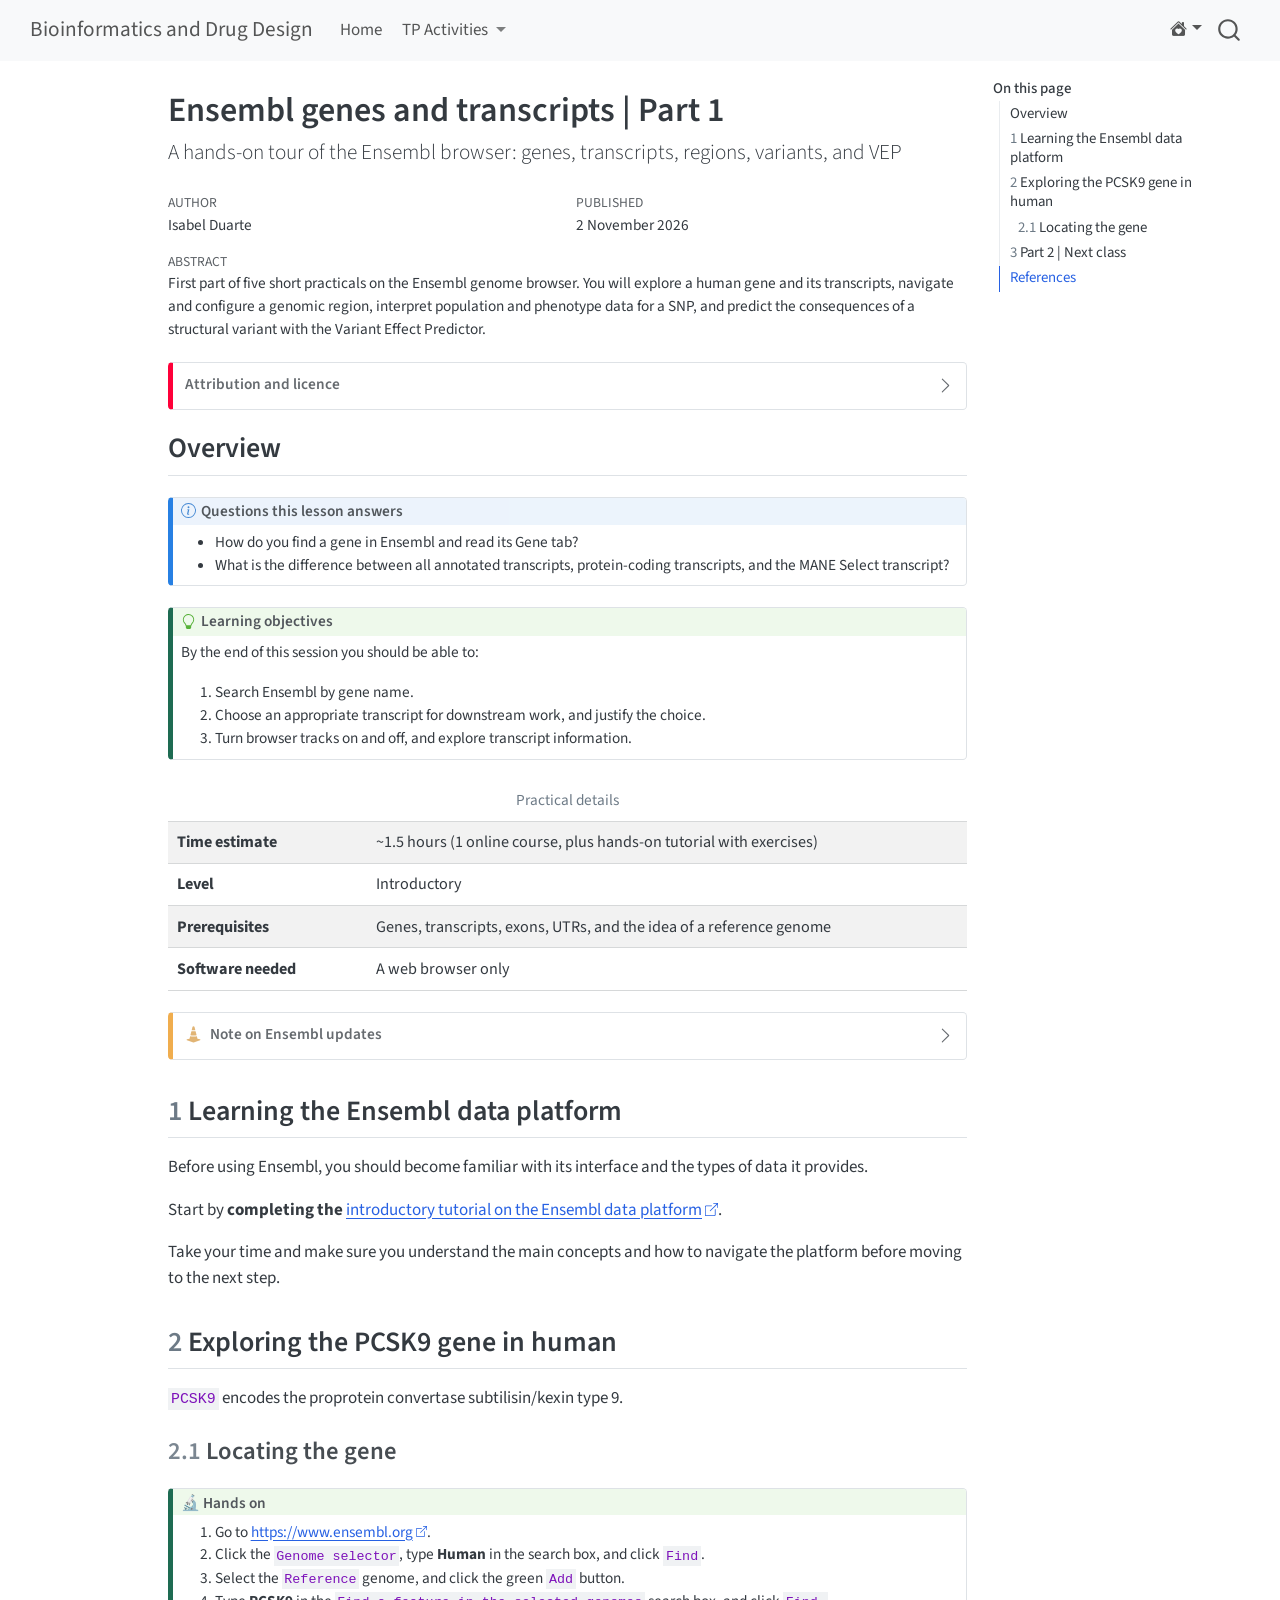
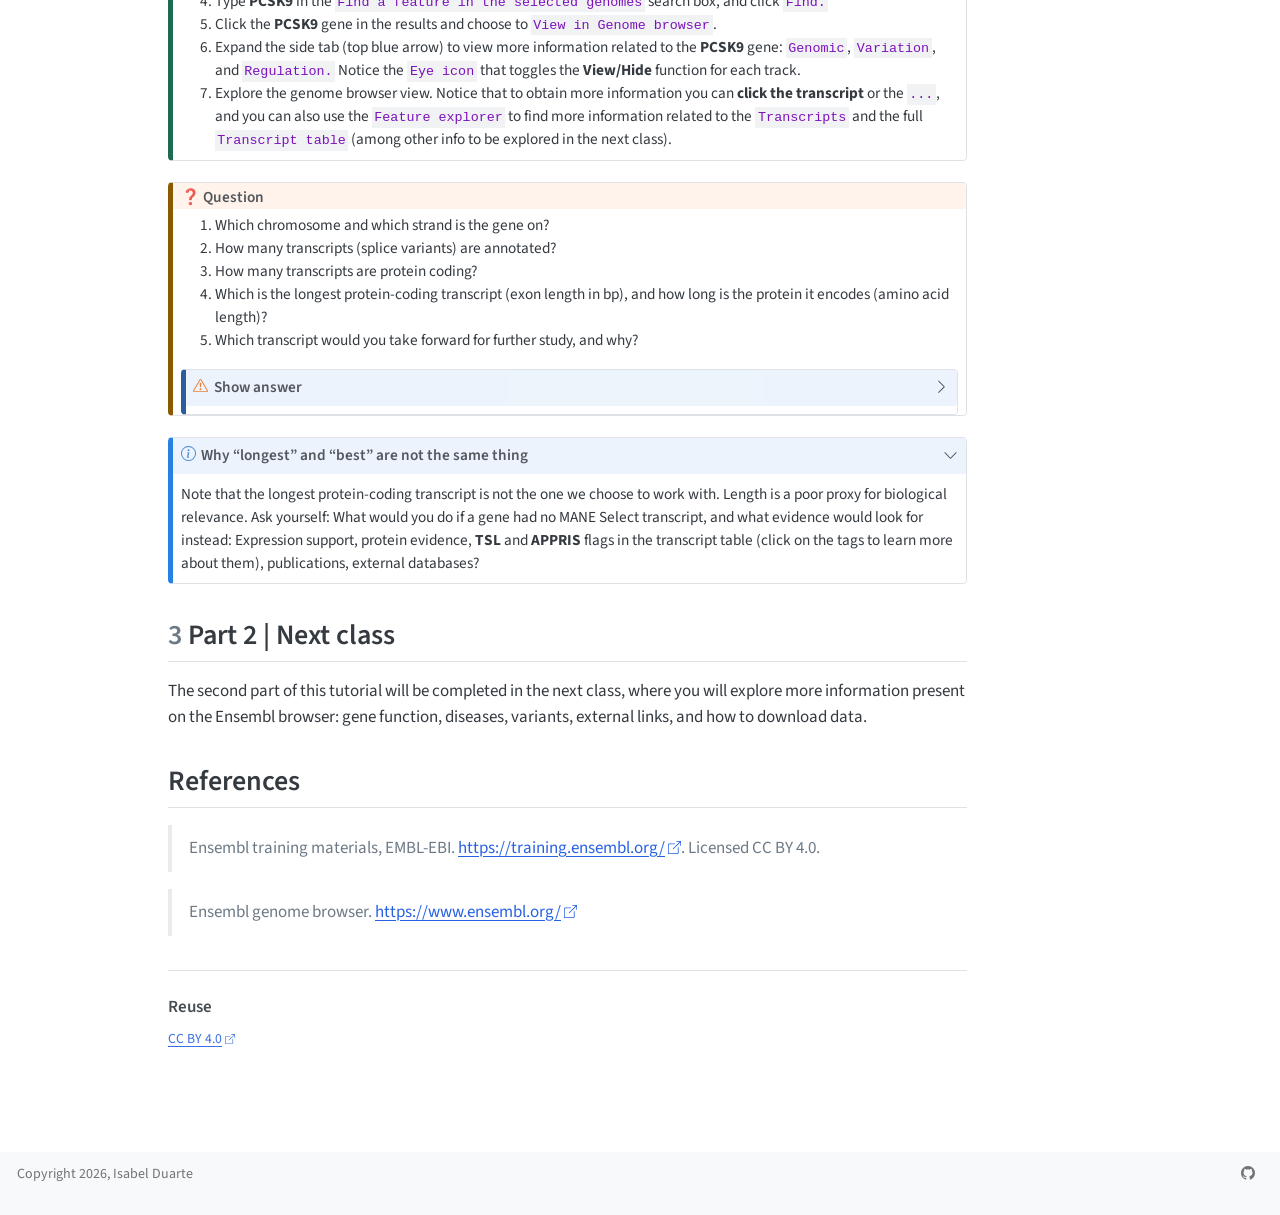
<file: docs/2.ensembl-tutorial-part1.html>
<!DOCTYPE html>
<html xmlns="http://www.w3.org/1999/xhtml" lang="en" xml:lang="en"><head>

<meta charset="utf-8">
<meta name="generator" content="quarto-1.10.18">

<meta name="viewport" content="width=device-width, initial-scale=1.0, user-scalable=yes">

<meta name="author" content="Isabel Duarte">
<meta name="dcterms.date" content="2026-11-02">

<title>Ensembl genes and transcripts | Part 1 – Bioinformatics and Drug Design</title>
<style>
/* Default styles provided by pandoc.
** See https://pandoc.org/MANUAL.html#variables-for-html for config info.
*/
span.smallcaps{font-variant: small-caps;}
div.columns{display: flex; gap: 1.5em;}
div.column{flex: auto;}
@media screen {
div.columns{gap: min(4vw, 1.5em);}
div.column{overflow-x: auto;}
}
div.hanging-indent{margin-left: 1.5em; text-indent: -1.5em;}
ul.task-list{list-style: none;}
ul.task-list li input[type="checkbox"] {
  width: 0.8em;
  margin: 0 0.8em 0.2em -1em; /* quarto-specific, see https://github.com/quarto-dev/quarto-cli/issues/4556 */ 
  vertical-align: middle;
}
</style>


<script src="site_libs/quarto-nav/quarto-nav.js"></script>
<script src="site_libs/quarto-nav/headroom.min.js"></script>
<script src="site_libs/clipboard/clipboard.min.js"></script>
<script src="site_libs/quarto-search/autocomplete.umd.js"></script>
<script src="site_libs/quarto-search/fuse.min.js"></script>
<script src="site_libs/quarto-search/quarto-search.js"></script>
<meta name="quarto:offset" content="./">
<script src="site_libs/quarto-html/quarto.js" type="module"></script>
<script src="site_libs/quarto-html/tabsets/tabsets.js" type="module"></script>
<script src="site_libs/quarto-html/popper.min.js"></script>
<script src="site_libs/quarto-html/tippy.umd.min.js"></script>
<script src="site_libs/quarto-html/anchor.min.js"></script>
<link href="site_libs/quarto-html/tippy.css" rel="stylesheet">
<link href="site_libs/quarto-html/quarto-syntax-highlighting-64a204ab8560d761af7679ceaba22944.css" rel="stylesheet" id="quarto-text-highlighting-styles">
<script src="site_libs/bootstrap/bootstrap.min.js"></script>
<link href="site_libs/bootstrap/bootstrap-icons.css" rel="stylesheet">
<link href="site_libs/bootstrap/bootstrap-83ab476c863e17697e9685ff7eb1a190.min.css" rel="stylesheet" append-hash="true" id="quarto-bootstrap" data-mode="light">
<script id="quarto-search-options" type="application/json">{
  "location": "navbar",
  "copy-button": false,
  "collapse-after": 3,
  "panel-placement": "end",
  "type": "overlay",
  "limit": 50,
  "keyboard-shortcut": [
    "f",
    "/",
    "s"
  ],
  "show-item-context": false,
  "language": {
    "search-no-results-text": "No results",
    "search-matching-documents-text": "matching documents",
    "search-copy-link-title": "Copy link to search",
    "search-hide-matches-text": "Hide additional matches",
    "search-more-match-text": "more match in this document",
    "search-more-matches-text": "more matches in this document",
    "search-clear-button-title": "Clear",
    "search-text-placeholder": "",
    "search-detached-cancel-button-title": "Cancel",
    "search-submit-button-title": "Submit",
    "search-label": "Search"
  }
}</script>
<style>html{ scroll-behavior: smooth; }</style>


<link rel="stylesheet" href="styles.css">
</head>

<body class="nav-fixed quarto-light">

<div id="quarto-search-results"></div>
  <header id="quarto-header" class="headroom fixed-top">
    <nav class="navbar navbar-expand-lg " data-bs-theme="dark">
      <div class="navbar-container container-fluid">
      <div class="navbar-brand-container mx-auto">
    <a class="navbar-brand" href="./index.html">
    <span class="navbar-title">Bioinformatics and Drug Design</span>
    </a>
  </div>
            <div id="quarto-search" class="" title="Search"></div>
          <button class="navbar-toggler" type="button" data-bs-toggle="collapse" data-bs-target="#navbarCollapse" aria-controls="navbarCollapse" role="menu" aria-expanded="false" aria-label="Toggle navigation" onclick="if (window.quartoToggleHeadroom) { window.quartoToggleHeadroom(); }">
  <span class="navbar-toggler-icon"></span>
</button>
          <div class="collapse navbar-collapse" id="navbarCollapse">
            <ul class="navbar-nav navbar-nav-scroll me-auto">
  <li class="nav-item">
    <a class="nav-link" href="./index.html"> 
<span class="menu-text">Home</span></a>
  </li>  
  <li class="nav-item dropdown ">
    <a class="nav-link dropdown-toggle" href="#" id="nav-menu-tp-activities" role="link" data-bs-toggle="dropdown" aria-expanded="false">
 <span class="menu-text">TP Activities</span>
    </a>
    <ul class="dropdown-menu" aria-labelledby="nav-menu-tp-activities">    
        <li>
    <a class="dropdown-item" href="./1.bioinf-intro-tutorial.html">
 <span class="dropdown-text">Introduction to Bioinformatics</span></a>
  </li>  
        <li>
    <a class="dropdown-item" href="./2.ensembl-tutorial-part1.html">
 <span class="dropdown-text">Ensembl genes and transcripts | Part 1</span></a>
  </li>  
        <li>
    <a class="dropdown-item" href="./2.ensembl-tutorial-part2.html">
 <span class="dropdown-text">Ensembl genes and transcripts | Part 2</span></a>
  </li>  
        <li>
    <a class="dropdown-item" href="./3.uniprot-tutorial.html">
 <span class="dropdown-text">One protein along the UniProt page</span></a>
  </li>  
        <li>
    <a class="dropdown-item" href="./4.rcsb-pdb-tutorial.html">
 <span class="dropdown-text">One structure along the RCSB PDB page</span></a>
  </li>  
        <li>
    <a class="dropdown-item" href="./5.drugbank-tutorial-part1.html">
 <span class="dropdown-text">One drug along the DrugBank page</span></a>
  </li>  
        <li>
    <a class="dropdown-item" href="./5.escape-room-tp1.html">
 <span class="dropdown-text">DrugBank Escape Room | TP1</span></a>
  </li>  
        <li>
    <a class="dropdown-item" href="./5.escape-room-tp2.html">
 <span class="dropdown-text">DrugBank Escape Room | TP2</span></a>
  </li>  
        <li>
    <a class="dropdown-item" href="./6.clinpgx-tutorial.html">
 <span class="dropdown-text">ClinPGx | From genotype to prescription</span></a>
  </li>  
    </ul>
  </li>
</ul>
          </div> <!-- /navcollapse -->
            <div class="quarto-navbar-tools">
    <div class="dropdown">
      <a href="" title="" id="quarto-navigation-tool-dropdown-0" class="quarto-navigation-tool dropdown-toggle px-1" data-bs-toggle="dropdown" aria-expanded="false" role="link" aria-label=""><i class="bi bi-house-heart-fill"></i></a>
      <ul class="dropdown-menu" aria-labelledby="quarto-navigation-tool-dropdown-0">
          <li>
            <a class="dropdown-item quarto-navbar-tools-item" href="https://www.ualg.pt/">
            Universidade do Algarve
            </a>
          </li>
      </ul>
    </div>
</div>
      </div> <!-- /container-fluid -->
    </nav>
</header>
<!-- content -->
<div id="quarto-content" class="quarto-container page-columns page-rows-contents page-layout-article page-navbar">
<!-- sidebar -->
<!-- margin-sidebar -->
    <div id="quarto-margin-sidebar" class="sidebar margin-sidebar">
        <nav id="TOC" role="doc-toc" class="toc-active" data-toc-expanded="2">
    <h2 id="toc-title">On this page</h2>
   
  <ul>
  <li><a href="#overview" id="toc-overview" class="nav-link active" data-scroll-target="#overview">Overview</a></li>
  <li><a href="#sec-ensembl" id="toc-sec-ensembl" class="nav-link" data-scroll-target="#sec-ensembl"><span class="header-section-number">1</span> Learning the Ensembl data platform</a></li>
  <li><a href="#sec-pcsk9" id="toc-sec-pcsk9" class="nav-link" data-scroll-target="#sec-pcsk9"><span class="header-section-number">2</span> Exploring the PCSK9 gene in human</a>
  <ul class="collapse">
  <li><a href="#sec-pcsk9-locate" id="toc-sec-pcsk9-locate" class="nav-link" data-scroll-target="#sec-pcsk9-locate"><span class="header-section-number">2.1</span> Locating the gene</a></li>
  </ul></li>
  <li><a href="#part-2-next-class" id="toc-part-2-next-class" class="nav-link" data-scroll-target="#part-2-next-class"><span class="header-section-number">3</span> Part 2 | Next class</a></li>
  <li><a href="#references" id="toc-references" class="nav-link" data-scroll-target="#references">References</a></li>
  </ul>
</nav>
    </div>
<!-- main -->
<main class="content" id="quarto-document-content">

<header id="title-block-header" class="quarto-title-block default">
<div class="quarto-title">
<h1 class="title">Ensembl genes and transcripts | Part 1</h1>
<p class="subtitle lead">A hands-on tour of the Ensembl browser: genes, transcripts, regions, variants, and VEP</p>
</div>



<div class="quarto-title-meta">

    <div>
    <div class="quarto-title-meta-heading">Author</div>
    <div class="quarto-title-meta-contents">
             <p>Isabel Duarte </p>
          </div>
  </div>
    
    <div>
    <div class="quarto-title-meta-heading">Published</div>
    <div class="quarto-title-meta-contents">
      <p class="date">2 November 2026</p>
    </div>
  </div>
  
    
  </div>
  
<div>
  <div class="abstract">
    <div class="block-title">Abstract</div>
    <p>First part of five short practicals on the Ensembl genome browser. You will explore a human gene and its transcripts, navigate and configure a genomic region, interpret population and phenotype data for a SNP, and predict the consequences of a structural variant with the Variant Effect Predictor.</p>
  </div>
</div>


</header>


<div class="callout callout-style-simple callout-important no-icon callout-titled">
<div class="callout-header d-flex align-content-center collapsed" data-bs-toggle="collapse" data-bs-target=".callout-1-contents" aria-controls="callout-1" aria-expanded="false" aria-label="Toggle callout">
<div class="callout-icon-container">
<i class="callout-icon no-icon"></i>
</div>
<div class="callout-title-container flex-fill">
<span class="screen-reader-only">Important</span>Attribution and licence
</div>
<div class="callout-btn-toggle d-inline-block border-0 py-1 ps-1 pe-0 float-end"><i class="callout-toggle"></i></div>
</div>
<div id="callout-1" class="callout-1-contents callout-collapse collapse">
<div class="callout-body-container callout-body">
<p>The exercises in this lesson are adapted from the Ensembl browser training material produced by EMBL-EBI and the Ensembl team, which is made available under a <a href="https://creativecommons.org/licenses/by/4.0/">Creative Commons Attribution 4.0 International licence</a>.</p>
<!-- Replace the line below with the exact course or PDF you took the
     exercises from, e.g. the Ensembl Browser Workshop handbook, so the
     attribution is specific. -->
<p>Source: Ensembl training materials, <a href="https://training.ensembl.org/" class="uri">https://training.ensembl.org/</a>.</p>
</div>
</div>
</div>
<section id="overview" class="level2 unnumbered">
<h2 class="unnumbered anchored" data-anchor-id="overview">Overview</h2>
<div class="callout callout-style-default callout-note callout-titled">
<div class="callout-header d-flex align-content-center">
<div class="callout-icon-container">
<i class="callout-icon"></i>
</div>
<div class="callout-title-container flex-fill">
<span class="screen-reader-only">Note</span>Questions this lesson answers
</div>
</div>
<div class="callout-body-container callout-body">
<ul>
<li>How do you find a gene in Ensembl and read its Gene tab?</li>
<li>What is the difference between all annotated transcripts, protein-coding transcripts, and the MANE Select transcript?</li>
</ul>
</div>
</div>
<div class="callout callout-style-default callout-tip callout-titled">
<div class="callout-header d-flex align-content-center">
<div class="callout-icon-container">
<i class="callout-icon"></i>
</div>
<div class="callout-title-container flex-fill">
<span class="screen-reader-only">Tip</span>Learning objectives
</div>
</div>
<div class="callout-body-container callout-body">
<p>By the end of this session you should be able to:</p>
<ol type="1">
<li>Search Ensembl by gene name.</li>
<li>Choose an appropriate transcript for downstream work, and justify the choice.</li>
<li>Turn browser tracks on and off, and explore transcript information.</li>
</ol>
</div>
</div>
<table class="table-striped table-hover caption-top table">
<caption>Practical details</caption>
<colgroup>
<col style="width: 25%">
<col style="width: 75%">
</colgroup>
<tbody>
<tr class="odd">
<td><strong>Time estimate</strong></td>
<td>~1.5 hours (1 online course, plus hands-on tutorial with exercises)</td>
</tr>
<tr class="even">
<td><strong>Level</strong></td>
<td>Introductory</td>
</tr>
<tr class="odd">
<td><strong>Prerequisites</strong></td>
<td>Genes, transcripts, exons, UTRs, and the idea of a reference genome</td>
</tr>
<tr class="even">
<td><strong>Software needed</strong></td>
<td>A web browser only</td>
</tr>
</tbody>
</table>
<div class="callout callout-style-simple callout-caution callout-titled" title="Note on Ensembl updates">
<div class="callout-header d-flex align-content-center collapsed" data-bs-toggle="collapse" data-bs-target=".callout-4-contents" aria-controls="callout-4" aria-expanded="false" aria-label="Toggle callout">
<div class="callout-icon-container">
<i class="callout-icon"></i>
</div>
<div class="callout-title-container flex-fill">
<span class="screen-reader-only">Caution</span>Note on Ensembl updates
</div>
<div class="callout-btn-toggle d-inline-block border-0 py-1 ps-1 pe-0 float-end"><i class="callout-toggle"></i></div>
</div>
<div id="callout-4" class="callout-4-contents callout-collapse collapse">
<div class="callout-body-container callout-body">
<p>Ensembl publishes a new release several times a year, and annotation changes between releases. Transcript counts, transcript names, identifier versions, and even the set of associated phenotypes may differ from the answers given here. Treat any mismatch as a discussion point rather than a mistake: look at which release you are looking at.</p>
</div>
</div>
</div>
</section>
<section id="sec-ensembl" class="level2" data-number="1">
<h2 data-number="1" class="anchored" data-anchor-id="sec-ensembl"><span class="header-section-number">1</span> Learning the Ensembl data platform</h2>
<p>Before using Ensembl, you should become familiar with its interface and the types of data it provides.</p>
<p>Start by <strong>completing the <a href="https://www.ebi.ac.uk/training/online/courses/ensembl-data-platform/">introductory tutorial on the Ensembl data platform</a></strong>.</p>
<p>Take your time and make sure you understand the main concepts and how to navigate the platform before moving to the next step.</p>
</section>
<section id="sec-pcsk9" class="level2" data-number="2">
<h2 data-number="2" class="anchored" data-anchor-id="sec-pcsk9"><span class="header-section-number">2</span> Exploring the PCSK9 gene in human</h2>
<p><code>PCSK9</code> encodes the proprotein convertase subtilisin/kexin type 9.</p>
<section id="sec-pcsk9-locate" class="level3" data-number="2.1">
<h3 data-number="2.1" class="anchored" data-anchor-id="sec-pcsk9-locate"><span class="header-section-number">2.1</span> Locating the gene</h3>
<div class="callout callout-style-default callout-tip no-icon callout-titled">
<div class="callout-header d-flex align-content-center">
<div class="callout-icon-container">
<i class="callout-icon no-icon"></i>
</div>
<div class="callout-title-container flex-fill">
<span class="screen-reader-only">Tip</span>🔬 Hands on
</div>
</div>
<div class="callout-body-container callout-body">
<ol type="1">
<li>Go to <a href="https://www.ensembl.org" class="uri">https://www.ensembl.org</a>.</li>
<li>Click the <code>Genome selector</code>, type <strong>Human</strong> in the search box, and click <code>Find</code>.</li>
<li>Select the <code>Reference</code> genome, and click the green <code>Add</code> button.</li>
<li>Type <strong>PCSK9</strong> in the <code>Find a feature in the selected genomes</code> search box, and click <code>Find.</code></li>
<li>Click the <strong>PCSK9</strong> gene in the results and choose to <code>View in Genome browser</code>.</li>
<li>Expand the side tab (top blue arrow) to view more information related to the <strong>PCSK9</strong> gene: <code>Genomic</code>, <code>Variation</code>, and <code>Regulation.</code> Notice the <code>Eye icon</code> that toggles the <strong>View/Hide</strong> function for each track.</li>
<li>Explore the genome browser view. Notice that to obtain more information you can <strong>click the transcript</strong> or the <code>...</code>, and you can also use the <code>Feature explorer</code> to find more information related to the <code>Transcripts</code> and the full <code>Transcript table</code> (among other info to be explored in the next class).<br>
</li>
</ol>
</div>
</div>
<div class="callout callout-style-default callout-warning no-icon callout-titled">
<div class="callout-header d-flex align-content-center">
<div class="callout-icon-container">
<i class="callout-icon no-icon"></i>
</div>
<div class="callout-title-container flex-fill">
<span class="screen-reader-only">Warning</span>❓ Question
</div>
</div>
<div class="callout-body-container callout-body">
<ol type="1">
<li>Which chromosome and which strand is the gene on?</li>
<li>How many transcripts (splice variants) are annotated?<br>
</li>
<li>How many transcripts are protein coding?</li>
<li>Which is the longest protein-coding transcript (exon length in bp), and how long is the protein it encodes (amino acid length)?</li>
<li>Which transcript would you take forward for further study, and why?</li>
</ol>
<div class="callout callout-style-default callout-note callout-titled" title="Show answer">
<div class="callout-header d-flex align-content-center collapsed" data-bs-toggle="collapse" data-bs-target=".callout-6-contents" aria-controls="callout-6" aria-expanded="false" aria-label="Toggle callout">
<div class="callout-icon-container">
<i class="callout-icon"></i>
</div>
<div class="callout-title-container flex-fill">
<span class="screen-reader-only">Note</span>Show answer
</div>
<div class="callout-btn-toggle d-inline-block border-0 py-1 ps-1 pe-0 float-end"><i class="callout-toggle"></i></div>
</div>
<div id="callout-6" class="callout-6-contents callout-collapse collapse">
<div class="callout-body-container callout-body">
<ol type="1">
<li>Chromosome 1, on the forward strand.</li>
<li>16 transcripts.</li>
<li>7 transcripts are protein coding.</li>
<li>The longest transcript is <strong>ENST00000713786.2</strong> with <strong>3,852 bp</strong>, coding for a <strong>733 aa</strong> protein.</li>
<li><strong>ENST00000302118.5</strong> because it is the <strong>MANE Select</strong> transcript. MANE Select transcripts are agreed between <strong>Ensembl</strong> and <strong>RefSeq</strong> (two large databases) as the single representative transcript for a gene, with matching sequences in both databases, which makes results easier to compare across resources. Click on the <code>?</code> next to the MANE Select transcript for the formal definition.</li>
</ol>
</div>
</div>
</div>
</div>
</div>
<div class="callout callout-style-default callout-note callout-titled">
<div class="callout-header d-flex align-content-center" data-bs-toggle="collapse" data-bs-target=".callout-8-contents" aria-controls="callout-8" aria-expanded="true" aria-label="Toggle callout">
<div class="callout-icon-container">
<i class="callout-icon"></i>
</div>
<div class="callout-title-container flex-fill">
<span class="screen-reader-only">Note</span>Why “longest” and “best” are not the same thing
</div>
<div class="callout-btn-toggle d-inline-block border-0 py-1 ps-1 pe-0 float-end"><i class="callout-toggle"></i></div>
</div>
<div id="callout-8" class="callout-8-contents callout-collapse collapse show">
<div class="callout-body-container callout-body">
<p>Note that the longest protein-coding transcript is not the one we choose to work with. Length is a poor proxy for biological relevance. Ask yourself: What would you do if a gene had no MANE Select transcript, and what evidence would look for instead: Expression support, protein evidence, <strong>TSL</strong> and <strong>APPRIS</strong> flags in the transcript table (click on the tags to learn more about them), publications, external databases?</p>
</div>
</div>
</div>
</section>
</section>
<section id="part-2-next-class" class="level2" data-number="3">
<h2 data-number="3" class="anchored" data-anchor-id="part-2-next-class"><span class="header-section-number">3</span> Part 2 | Next class</h2>
<p>The second part of this tutorial will be completed in the next class, where you will explore more information present on the Ensembl browser: gene function, diseases, variants, external links, and how to download data.</p>
</section>
<section id="references" class="level2 unnumbered">
<h2 class="unnumbered anchored" data-anchor-id="references">References</h2>
<blockquote class="blockquote">
<p>Ensembl training materials, EMBL-EBI. <a href="https://training.ensembl.org/" class="uri">https://training.ensembl.org/</a>. Licensed CC BY 4.0.</p>
</blockquote>
<blockquote class="blockquote">
<p>Ensembl genome browser. <a href="https://www.ensembl.org/" class="uri">https://www.ensembl.org/</a></p>
</blockquote>


</section>

<a onclick="window.scrollTo(0, 0); return false;" role="button" id="quarto-back-to-top"><i class="bi bi-arrow-up"></i> Back to top</a><div id="quarto-appendix" class="default"><section class="quarto-appendix-contents" id="quarto-reuse"><h2 class="anchored quarto-appendix-heading">Reuse</h2><div class="quarto-appendix-contents"><div><a rel="license" href="https://creativecommons.org/licenses/by/4.0/">CC BY 4.0</a></div></div></section></div></main> <!-- /main -->
<script id="quarto-html-after-body" type="application/javascript">
  window.document.addEventListener("DOMContentLoaded", function (event) {
    const icon = "";
    const anchorJS = new window.AnchorJS();
    anchorJS.options = {
      placement: 'right',
      icon: icon
    };
    anchorJS.add('.anchored');
    const isCodeAnnotation = (el) => {
      for (const clz of el.classList) {
        if (clz.startsWith('code-annotation-')) {                     
          return true;
        }
      }
      return false;
    }
    const onCopySuccess = function(e) {
      // button target
      const button = e.trigger;
      // don't keep focus
      button.blur();
      // flash "checked"
      button.classList.add('code-copy-button-checked');
      var currentTitle = button.getAttribute("title");
      button.setAttribute("title", "Copied!");
      let tooltip;
      if (window.bootstrap) {
        button.setAttribute("data-bs-toggle", "tooltip");
        button.setAttribute("data-bs-placement", "left");
        button.setAttribute("data-bs-title", "Copied!");
        tooltip = new bootstrap.Tooltip(button, 
          { trigger: "manual", 
            customClass: "code-copy-button-tooltip",
            offset: [0, -8]});
        tooltip.show();    
      }
      setTimeout(function() {
        if (tooltip) {
          tooltip.hide();
          button.removeAttribute("data-bs-title");
          button.removeAttribute("data-bs-toggle");
          button.removeAttribute("data-bs-placement");
        }
        button.setAttribute("title", currentTitle);
        button.classList.remove('code-copy-button-checked');
      }, 1000);
      // clear code selection
      e.clearSelection();
    }
    const getTextToCopy = function(trigger) {
      const outerScaffold = trigger.parentElement.cloneNode(true);
      const codeEl = outerScaffold.querySelector('code');
      for (const childEl of codeEl.children) {
        if (isCodeAnnotation(childEl)) {
          childEl.remove();
        }
      }
      return codeEl.innerText;
    }
    const clipboard = new window.ClipboardJS('.code-copy-button:not([data-in-quarto-modal])', {
      text: getTextToCopy
    });
    clipboard.on('success', onCopySuccess);
    if (window.document.getElementById('quarto-embedded-source-code-modal')) {
      const clipboardModal = new window.ClipboardJS('.code-copy-button[data-in-quarto-modal]', {
        text: getTextToCopy,
        container: window.document.getElementById('quarto-embedded-source-code-modal')
      });
      clipboardModal.on('success', onCopySuccess);
    }
      var localhostRegex = new RegExp(/^(?:http|https):\/\/localhost\:?[0-9]*\//);
      var mailtoRegex = new RegExp(/^mailto:/);
        var filterRegex = new RegExp('/' + window.location.host + '/');
      var isInternal = (href) => {
          return filterRegex.test(href) || localhostRegex.test(href) || mailtoRegex.test(href);
      }
      // Inspect non-navigation links and adorn them if external
     var links = window.document.querySelectorAll('a[href]:not(.nav-link):not(.navbar-brand):not(.toc-action):not(.sidebar-link):not(.sidebar-item-toggle):not(.pagination-link):not(.no-external):not([aria-hidden]):not(.dropdown-item):not(.quarto-navigation-tool):not(.about-link)');
      for (var i=0; i<links.length; i++) {
        const link = links[i];
        if (!isInternal(link.href)) {
          // undo the damage that might have been done by quarto-nav.js in the case of
          // links that we want to consider external
          if (link.dataset.originalHref !== undefined) {
            link.href = link.dataset.originalHref;
          }
            // target, if specified
            link.setAttribute("target", "_blank");
            if (link.getAttribute("rel") === null) {
              link.setAttribute("rel", "noopener");
            }
            // default icon
            link.classList.add("external");
        }
      }
    function tippyHover(el, contentFn, onTriggerFn, onUntriggerFn) {
      const config = {
        allowHTML: true,
        maxWidth: 500,
        delay: 100,
        arrow: false,
        appendTo: function(el) {
            return el.parentElement;
        },
        interactive: true,
        interactiveBorder: 10,
        theme: 'quarto',
        placement: 'bottom-start',
      };
      if (contentFn) {
        config.content = contentFn;
      }
      if (onTriggerFn) {
        config.onTrigger = onTriggerFn;
      }
      if (onUntriggerFn) {
        config.onUntrigger = onUntriggerFn;
      }
      window.tippy(el, config); 
    }
    const noterefs = window.document.querySelectorAll('a[role="doc-noteref"]');
    for (var i=0; i<noterefs.length; i++) {
      const ref = noterefs[i];
      tippyHover(ref, function() {
        // use id or data attribute instead here
        let href = ref.getAttribute('data-footnote-href') || ref.getAttribute('href');
        try { href = new URL(href).hash; } catch {}
        const id = href.replace(/^#\/?/, "");
        const note = window.document.getElementById(id);
        if (note) {
          return note.innerHTML;
        } else {
          return "";
        }
      });
    }
    const xrefs = window.document.querySelectorAll('a.quarto-xref');
    const processXRef = (id, note) => {
      // Strip column container classes
      const stripColumnClz = (el) => {
        el.classList.remove("page-full", "page-columns");
        if (el.children) {
          for (const child of el.children) {
            stripColumnClz(child);
          }
        }
      }
      stripColumnClz(note)
      if (id === null || id.startsWith('sec-')) {
        // Special case sections, only their first couple elements
        const container = document.createElement("div");
        if (note.children && note.children.length > 2) {
          container.appendChild(note.children[0].cloneNode(true));
          for (let i = 1; i < note.children.length; i++) {
            const child = note.children[i];
            if (child.tagName === "P" && child.innerText === "") {
              continue;
            } else {
              container.appendChild(child.cloneNode(true));
              break;
            }
          }
          if (window.Quarto?.typesetMath) {
            window.Quarto.typesetMath(container);
          }
          return container.innerHTML
        } else {
          if (window.Quarto?.typesetMath) {
            window.Quarto.typesetMath(note);
          }
          return note.innerHTML;
        }
      } else {
        // Remove any anchor links if they are present
        const anchorLink = note.querySelector('a.anchorjs-link');
        if (anchorLink) {
          anchorLink.remove();
        }
        if (window.Quarto?.typesetMath) {
          window.Quarto.typesetMath(note);
        }
        if (note.classList.contains("callout")) {
          return note.outerHTML;
        } else {
          return note.innerHTML;
        }
      }
    }
    for (var i=0; i<xrefs.length; i++) {
      const xref = xrefs[i];
      tippyHover(xref, undefined, function(instance) {
        instance.disable();
        let url = xref.getAttribute('href');
        let hash = undefined; 
        if (url.startsWith('#')) {
          hash = url;
        } else {
          try { hash = new URL(url).hash; } catch {}
        }
        if (hash) {
          const id = hash.replace(/^#\/?/, "");
          const note = window.document.getElementById(id);
          if (note !== null) {
            try {
              const html = processXRef(id, note.cloneNode(true));
              instance.setContent(html);
            } finally {
              instance.enable();
              instance.show();
            }
          } else {
            // See if we can fetch this
            fetch(url.split('#')[0])
            .then(res => res.text())
            .then(html => {
              const parser = new DOMParser();
              const htmlDoc = parser.parseFromString(html, "text/html");
              const note = htmlDoc.getElementById(id);
              if (note !== null) {
                const html = processXRef(id, note);
                instance.setContent(html);
              } 
            }).finally(() => {
              instance.enable();
              instance.show();
            });
          }
        } else {
          // See if we can fetch a full url (with no hash to target)
          // This is a special case and we should probably do some content thinning / targeting
          fetch(url)
          .then(res => res.text())
          .then(html => {
            const parser = new DOMParser();
            const htmlDoc = parser.parseFromString(html, "text/html");
            const note = htmlDoc.querySelector('main.content');
            if (note !== null) {
              // This should only happen for chapter cross references
              // (since there is no id in the URL)
              // remove the first header
              if (note.children.length > 0 && note.children[0].tagName === "HEADER") {
                note.children[0].remove();
              }
              const html = processXRef(null, note);
              instance.setContent(html);
            } 
          }).finally(() => {
            instance.enable();
            instance.show();
          });
        }
      }, function(instance) {
      });
    }
        let selectedAnnoteEl;
        const selectorForAnnotation = ( cell, annotation) => {
          let cellAttr = 'data-code-cell="' + cell + '"';
          let lineAttr = 'data-code-annotation="' +  annotation + '"';
          const selector = 'span[' + cellAttr + '][' + lineAttr + ']';
          return selector;
        }
        const selectCodeLines = (annoteEl) => {
          const doc = window.document;
          const targetCell = annoteEl.getAttribute("data-target-cell");
          const targetAnnotation = annoteEl.getAttribute("data-target-annotation");
          const annoteSpan = window.document.querySelector(selectorForAnnotation(targetCell, targetAnnotation));
          const lines = annoteSpan.getAttribute("data-code-lines").split(",");
          const lineIds = lines.map((line) => {
            return targetCell + "-" + line;
          })
          let top = null;
          let height = null;
          let parent = null;
          if (lineIds.length > 0) {
              //compute the position of the single el (top and bottom and make a div)
              const el = window.document.getElementById(lineIds[0]);
              top = el.offsetTop;
              height = el.offsetHeight;
              parent = el.parentElement.parentElement;
            if (lineIds.length > 1) {
              const lastEl = window.document.getElementById(lineIds[lineIds.length - 1]);
              const bottom = lastEl.offsetTop + lastEl.offsetHeight;
              height = bottom - top;
            }
            if (top !== null && height !== null && parent !== null) {
              // cook up a div (if necessary) and position it 
              let div = window.document.getElementById("code-annotation-line-highlight");
              if (div === null) {
                div = window.document.createElement("div");
                div.setAttribute("id", "code-annotation-line-highlight");
                div.style.position = 'absolute';
                parent.appendChild(div);
              }
              div.style.top = top - 2 + "px";
              div.style.height = height + 4 + "px";
              div.style.left = 0;
              let gutterDiv = window.document.getElementById("code-annotation-line-highlight-gutter");
              if (gutterDiv === null) {
                gutterDiv = window.document.createElement("div");
                gutterDiv.setAttribute("id", "code-annotation-line-highlight-gutter");
                gutterDiv.style.position = 'absolute';
                const codeCell = window.document.getElementById(targetCell);
                const gutter = codeCell.querySelector('.code-annotation-gutter');
                gutter.appendChild(gutterDiv);
              }
              gutterDiv.style.top = top - 2 + "px";
              gutterDiv.style.height = height + 4 + "px";
            }
            selectedAnnoteEl = annoteEl;
          }
        };
        const unselectCodeLines = () => {
          const elementsIds = ["code-annotation-line-highlight", "code-annotation-line-highlight-gutter"];
          elementsIds.forEach((elId) => {
            const div = window.document.getElementById(elId);
            if (div) {
              div.remove();
            }
          });
          selectedAnnoteEl = undefined;
        };
          // Handle positioning of the toggle
      window.addEventListener(
        "resize",
        throttle(() => {
          elRect = undefined;
          if (selectedAnnoteEl) {
            selectCodeLines(selectedAnnoteEl);
          }
        }, 10)
      );
      function throttle(fn, ms) {
      let throttle = false;
      let timer;
        return (...args) => {
          if(!throttle) { // first call gets through
              fn.apply(this, args);
              throttle = true;
          } else { // all the others get throttled
              if(timer) clearTimeout(timer); // cancel #2
              timer = setTimeout(() => {
                fn.apply(this, args);
                timer = throttle = false;
              }, ms);
          }
        };
      }
        // Attach click handler to the DT
        const annoteDls = window.document.querySelectorAll('dt[data-target-cell]');
        for (const annoteDlNode of annoteDls) {
          annoteDlNode.addEventListener('click', (event) => {
            const clickedEl = event.target;
            if (clickedEl !== selectedAnnoteEl) {
              unselectCodeLines();
              const activeEl = window.document.querySelector('dt[data-target-cell].code-annotation-active');
              if (activeEl) {
                activeEl.classList.remove('code-annotation-active');
              }
              selectCodeLines(clickedEl);
              clickedEl.classList.add('code-annotation-active');
            } else {
              // Unselect the line
              unselectCodeLines();
              clickedEl.classList.remove('code-annotation-active');
            }
          });
        }
    const findCites = (el) => {
      const parentEl = el.parentElement;
      if (parentEl) {
        const cites = parentEl.dataset.cites;
        if (cites) {
          return {
            el,
            cites: cites.split(' ')
          };
        } else {
          return findCites(el.parentElement)
        }
      } else {
        return undefined;
      }
    };
    var bibliorefs = window.document.querySelectorAll('a[role="doc-biblioref"]');
    for (var i=0; i<bibliorefs.length; i++) {
      const ref = bibliorefs[i];
      const citeInfo = findCites(ref);
      if (citeInfo) {
        tippyHover(citeInfo.el, function() {
          var popup = window.document.createElement('div');
          citeInfo.cites.forEach(function(cite) {
            var citeDiv = window.document.createElement('div');
            citeDiv.classList.add('hanging-indent');
            citeDiv.classList.add('csl-entry');
            var biblioDiv = window.document.getElementById('ref-' + cite);
            if (biblioDiv) {
              citeDiv.innerHTML = biblioDiv.innerHTML;
            }
            popup.appendChild(citeDiv);
          });
          return popup.innerHTML;
        });
      }
    }
  });
  </script>
</div> <!-- /content -->
<footer class="footer">
  <div class="nav-footer">
    <div class="nav-footer-left">
<p>Copyright 2026, Isabel Duarte</p>
</div>   
    <div class="nav-footer-center">
      &nbsp;
    </div>
    <div class="nav-footer-right">
      <ul class="footer-items list-unstyled">
    <li class="nav-item compact">
    <a class="nav-link" href="https://github.com/instructr/ualg.bioinf.drug.design.2026">
      <i class="bi bi-github" role="img">
</i> 
    </a>
  </li>  
</ul>
    </div>
  </div>
</footer>




<script src="site_libs/quarto-html/zenscroll-min.js"></script>
</body></html>
</file>
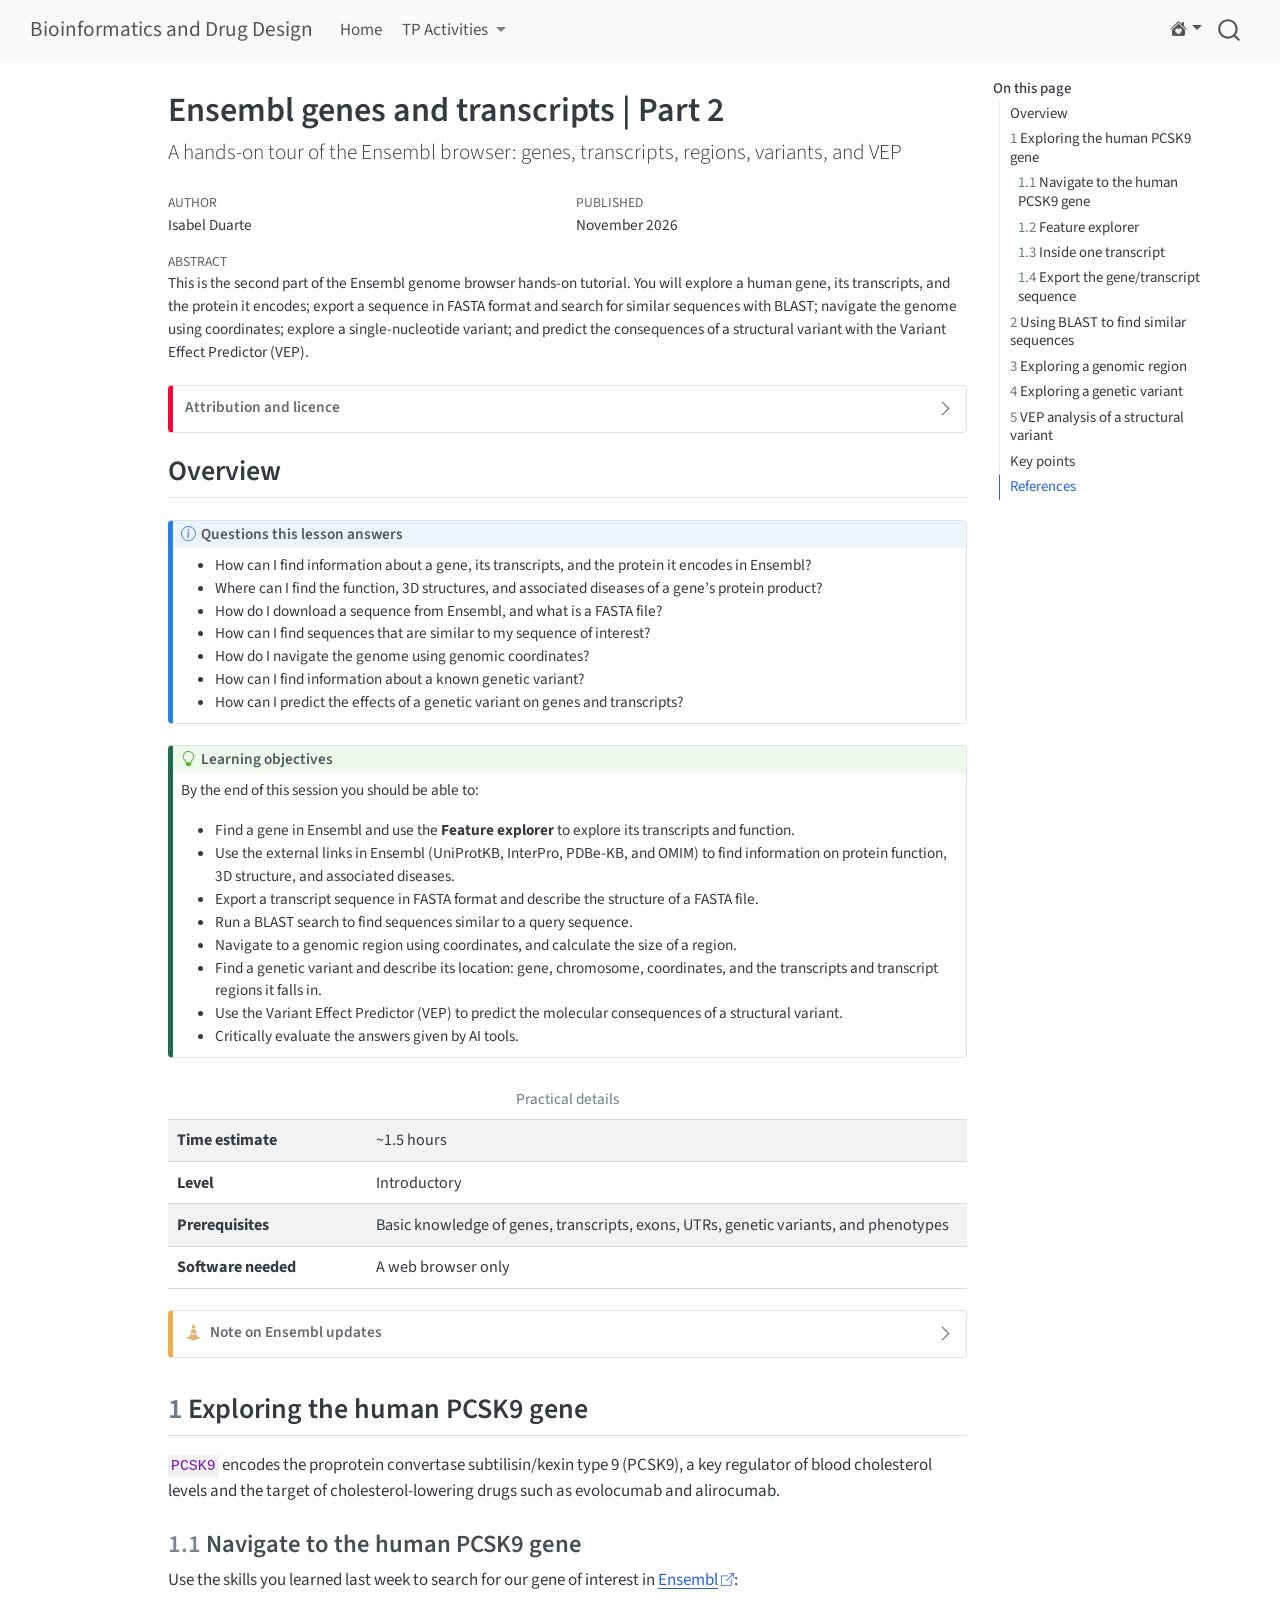
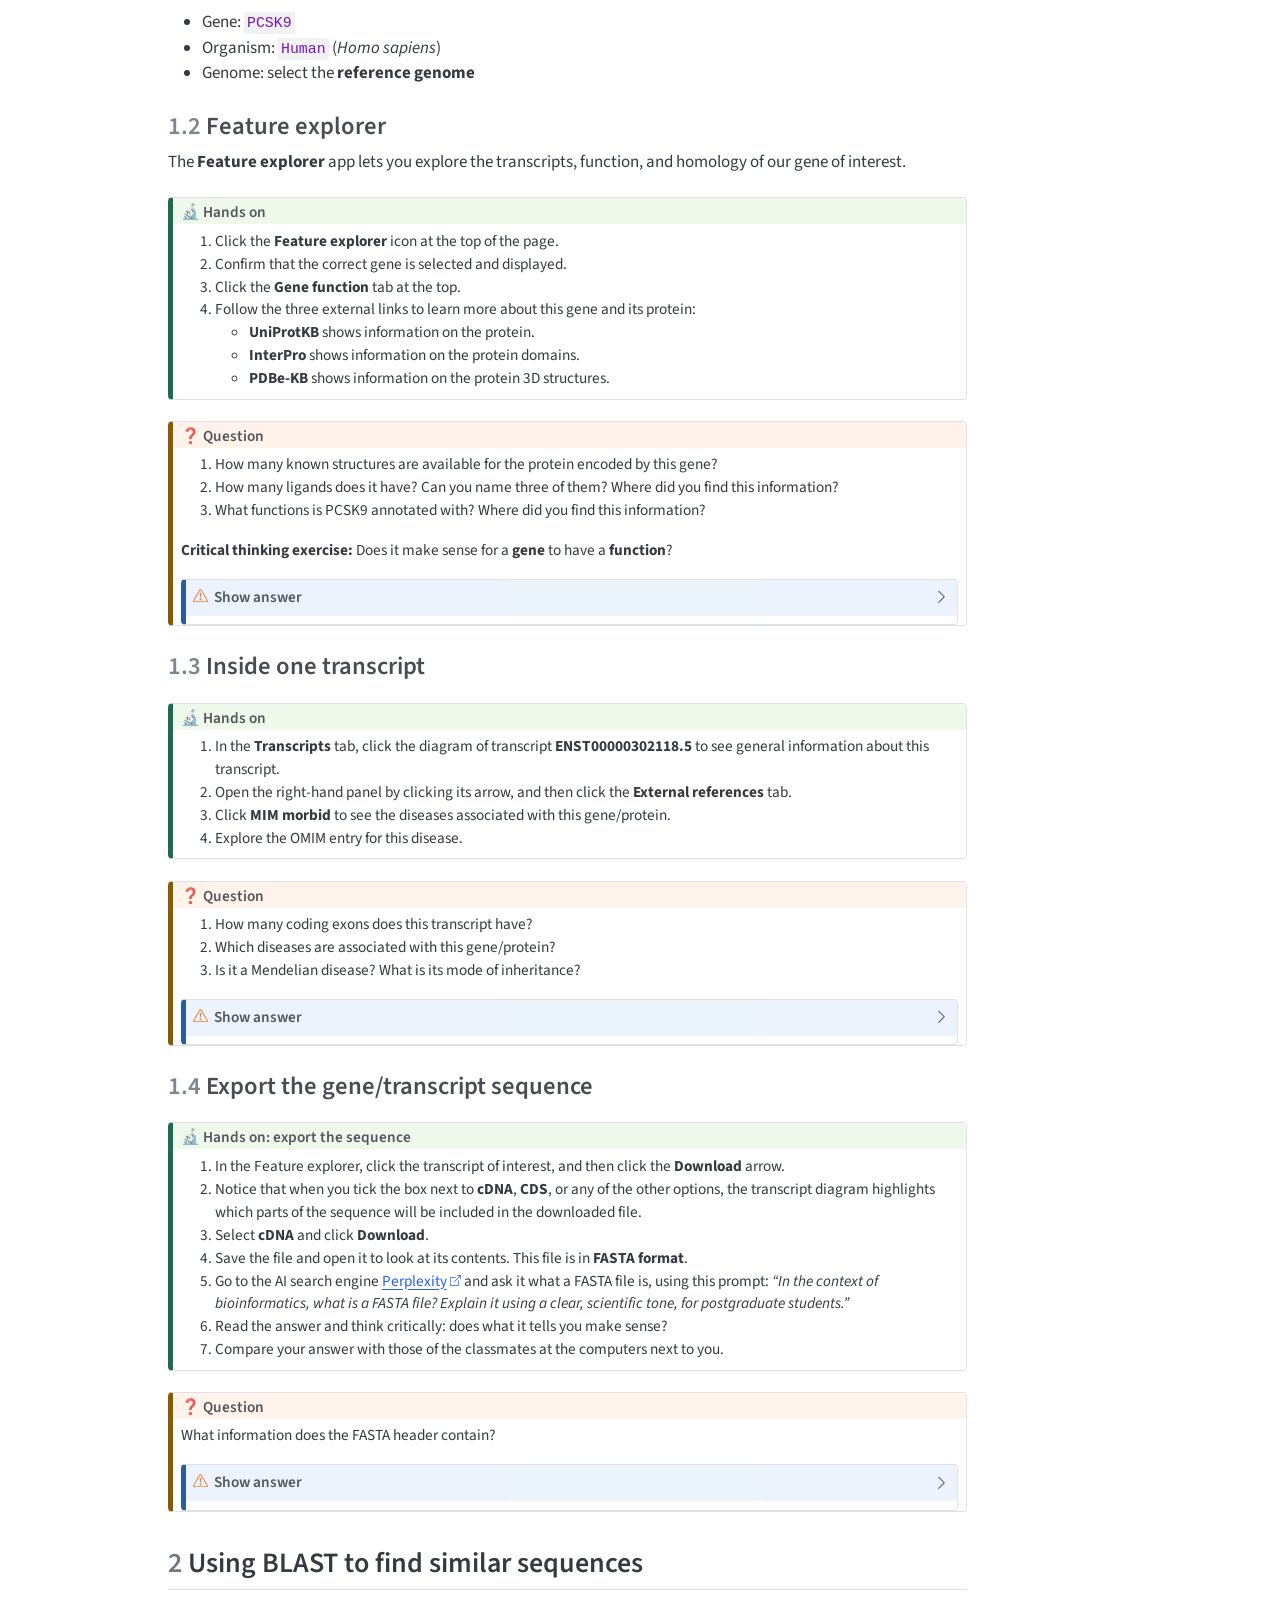
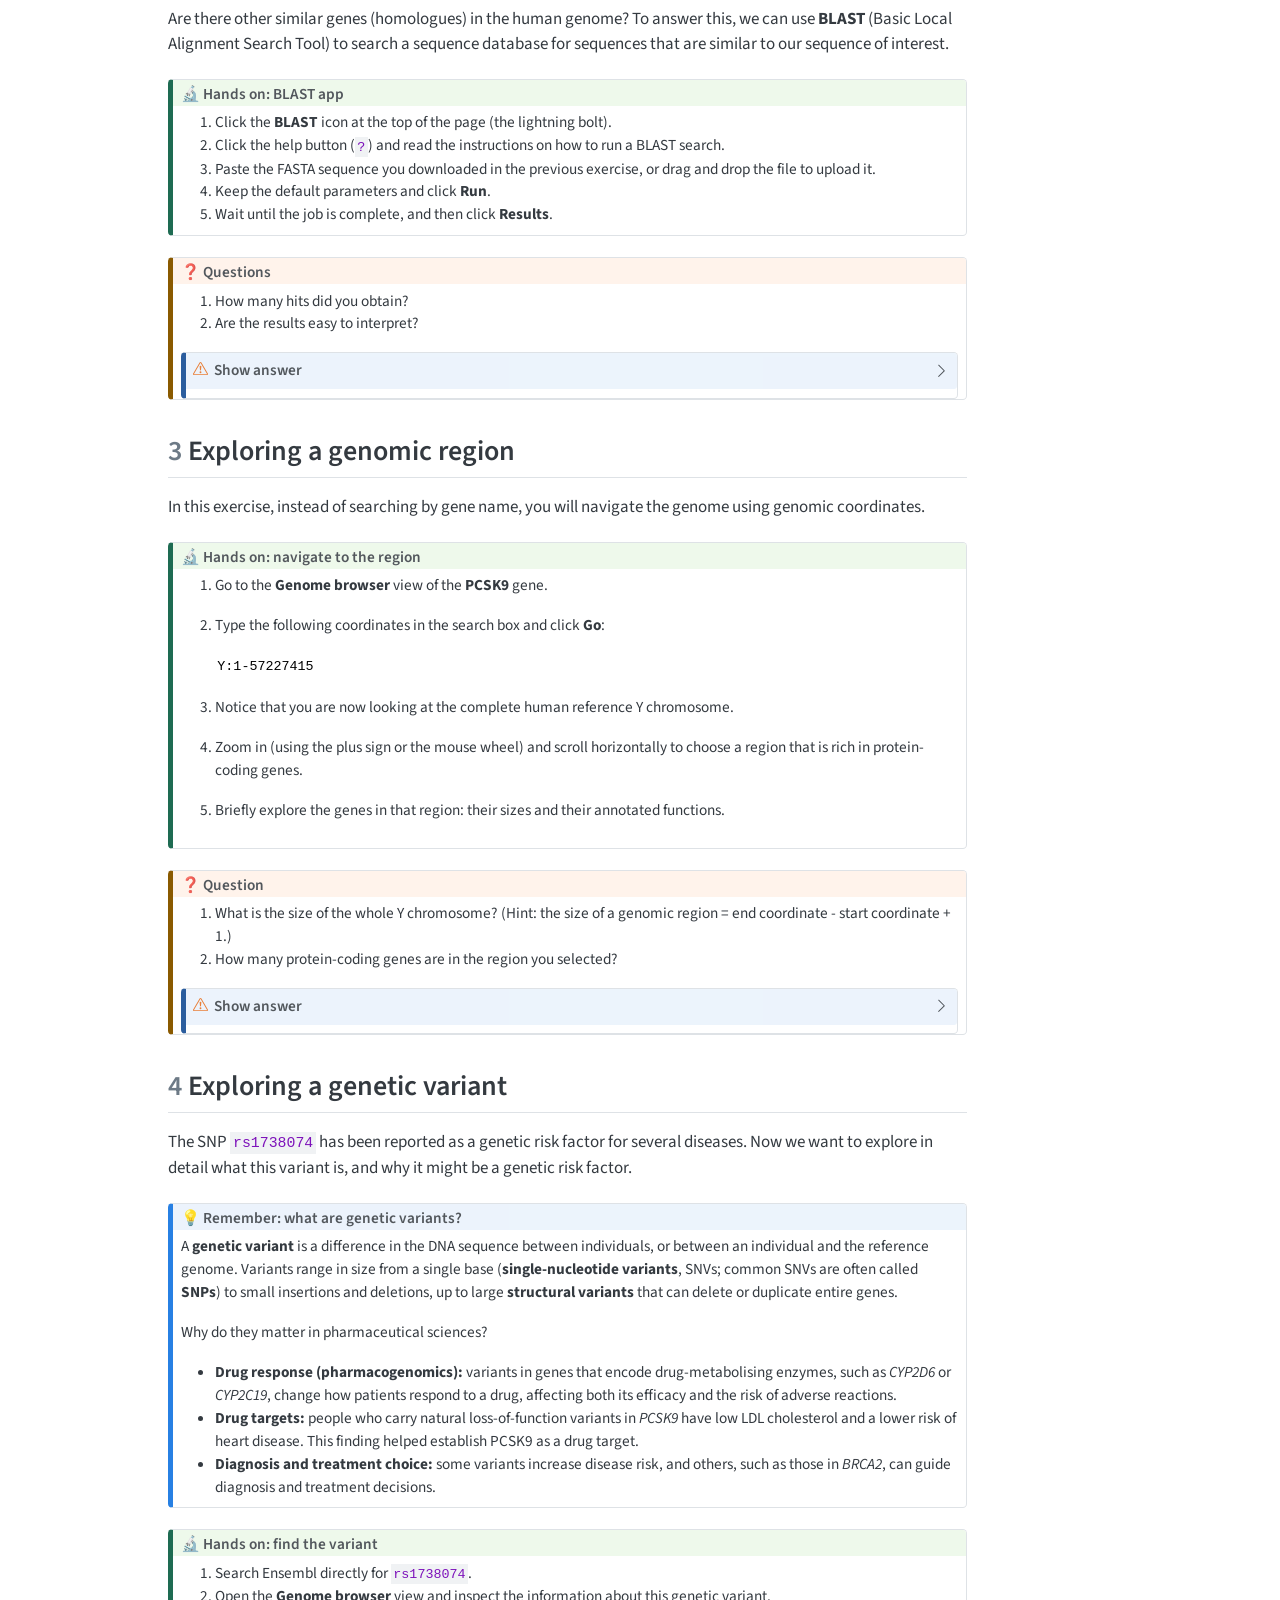
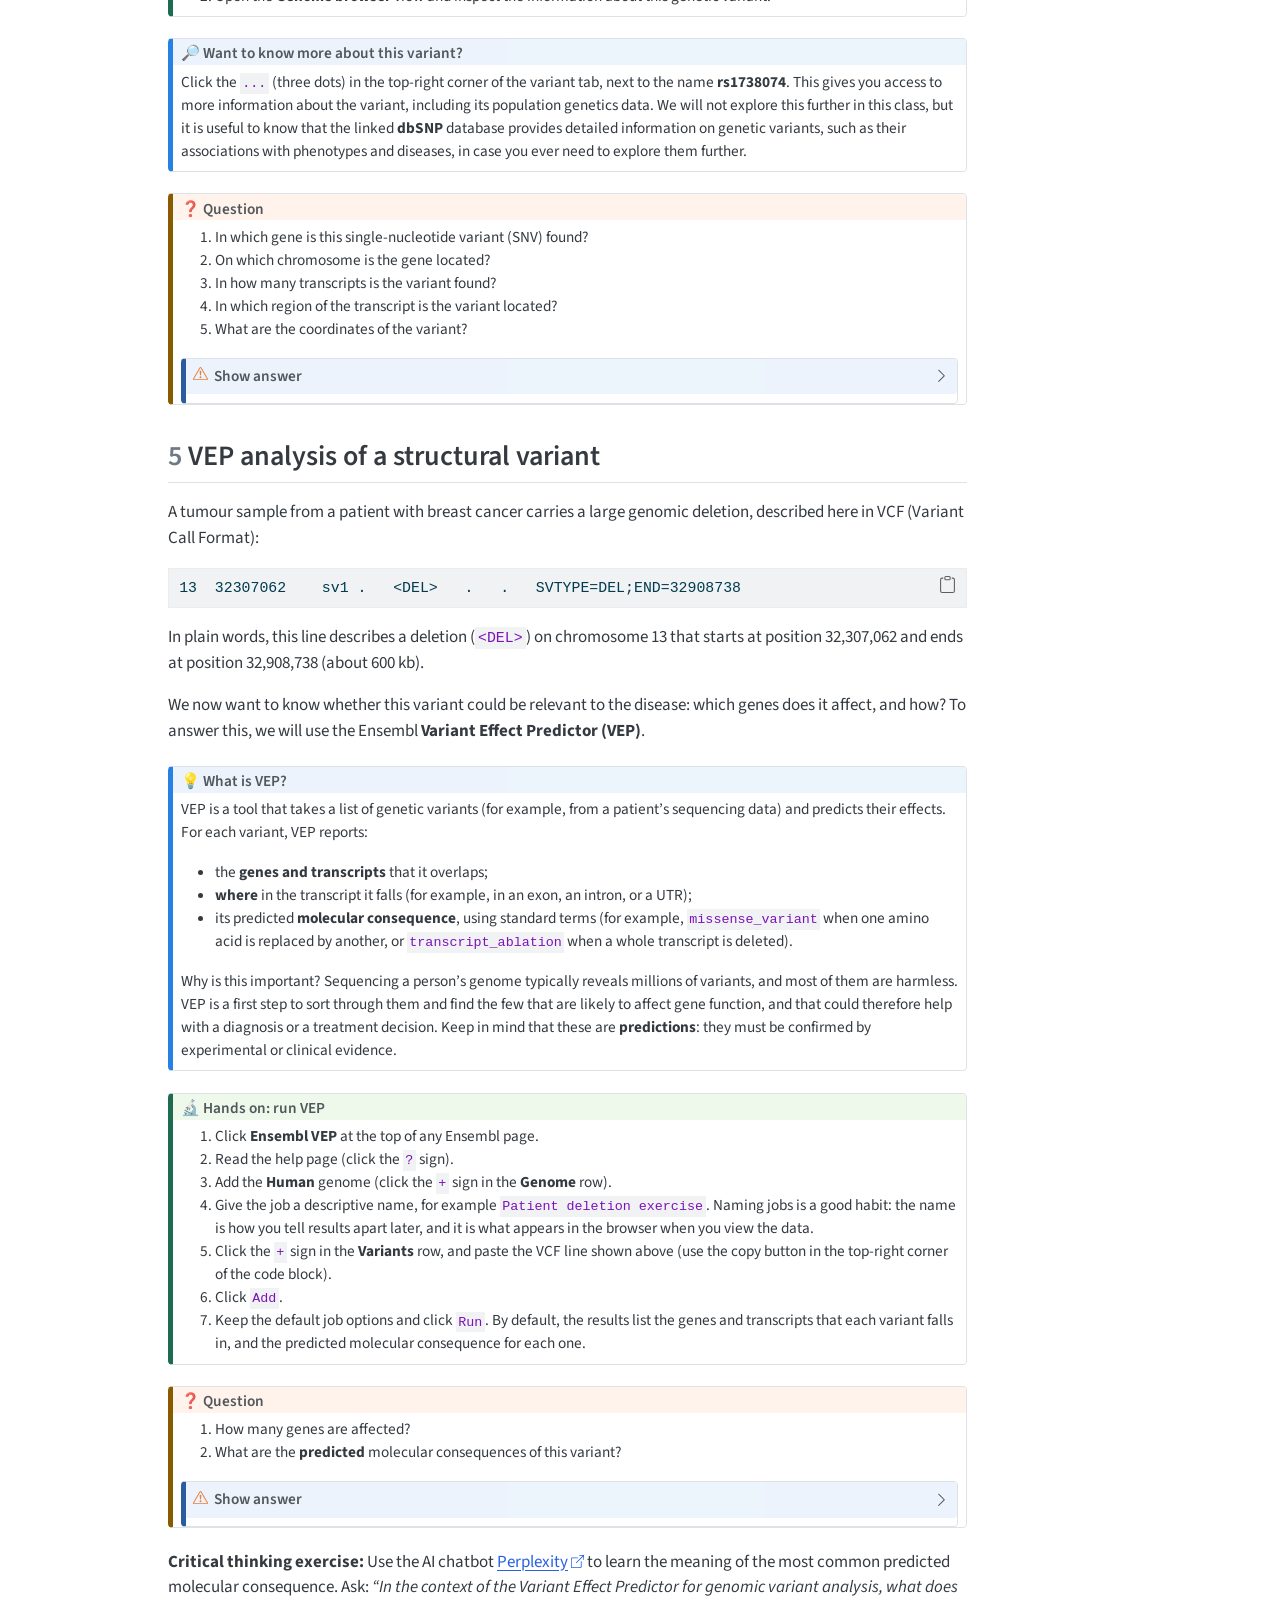
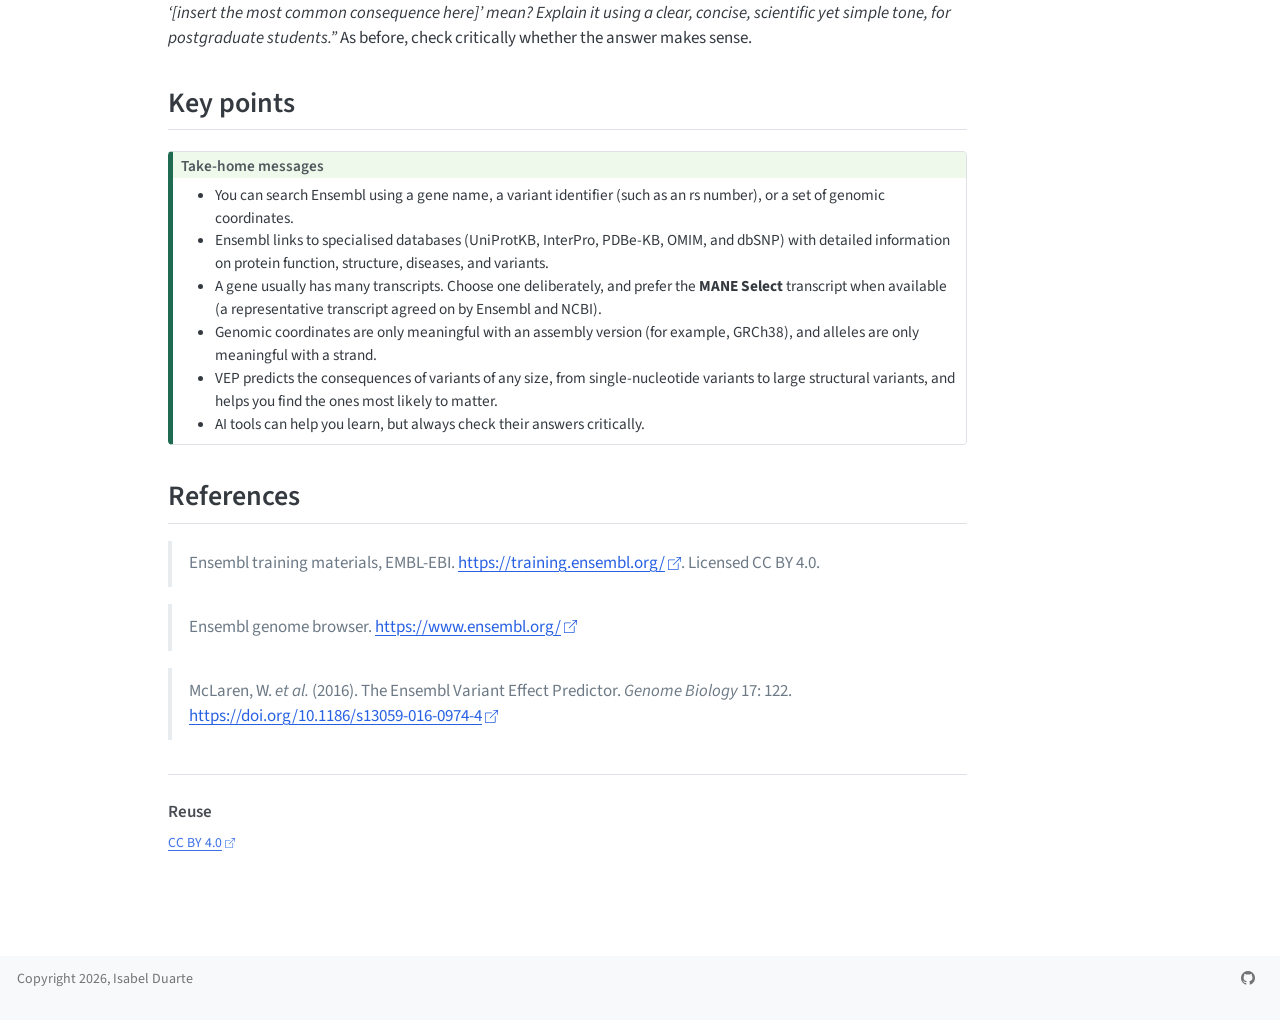
<file: docs/2.ensembl-tutorial-part2.html>
<!DOCTYPE html>
<html xmlns="http://www.w3.org/1999/xhtml" lang="en" xml:lang="en"><head>

<meta charset="utf-8">
<meta name="generator" content="quarto-1.10.18">

<meta name="viewport" content="width=device-width, initial-scale=1.0, user-scalable=yes">

<meta name="author" content="Isabel Duarte">

<title>Ensembl genes and transcripts | Part 2 – Bioinformatics and Drug Design</title>
<style>
/* Default styles provided by pandoc.
** See https://pandoc.org/MANUAL.html#variables-for-html for config info.
*/
span.smallcaps{font-variant: small-caps;}
div.columns{display: flex; gap: 1.5em;}
div.column{flex: auto;}
@media screen {
div.columns{gap: min(4vw, 1.5em);}
div.column{overflow-x: auto;}
}
div.hanging-indent{margin-left: 1.5em; text-indent: -1.5em;}
ul.task-list{list-style: none;}
ul.task-list li input[type="checkbox"] {
  width: 0.8em;
  margin: 0 0.8em 0.2em -1em; /* quarto-specific, see https://github.com/quarto-dev/quarto-cli/issues/4556 */ 
  vertical-align: middle;
}
/* CSS for syntax highlighting */
html { -webkit-text-size-adjust: 100%; }
pre > code.sourceCode { white-space: pre; position: relative; }
pre > code.sourceCode > span { display: inline-block; line-height: 1.25; }
pre > code.sourceCode > span:empty { height: 1.2em; }
.sourceCode { overflow: visible; }
code.sourceCode > span { color: inherit; text-decoration: inherit; }
div.sourceCode { margin: 1em 0; }
pre.sourceCode { margin: 0; }
@media screen {
div.sourceCode { overflow: auto; }
}
@media print {
pre > code.sourceCode { white-space: pre-wrap; }
pre > code.sourceCode > span { text-indent: -5em; padding-left: 5em; }
}
pre.numberSource code
  { counter-reset: source-line 0; }
pre.numberSource code > span
  { position: relative; left: -4em; counter-increment: source-line; }
pre.numberSource code > span > a:first-child::before
  { content: counter(source-line);
    position: relative; left: -1em; text-align: right; vertical-align: baseline;
    border: none; display: inline-block;
    -webkit-touch-callout: none; -webkit-user-select: none;
    -khtml-user-select: none; -moz-user-select: none;
    -ms-user-select: none; user-select: none;
    padding: 0 4px; width: 4em;
  }
pre.numberSource { margin-left: 3em;  padding-left: 4px; }
div.sourceCode
  {   }
@media screen {
pre > code.sourceCode > span > a:first-child::before { text-decoration: underline; }
}
</style>


<script src="site_libs/quarto-nav/quarto-nav.js"></script>
<script src="site_libs/quarto-nav/headroom.min.js"></script>
<script src="site_libs/clipboard/clipboard.min.js"></script>
<script src="site_libs/quarto-search/autocomplete.umd.js"></script>
<script src="site_libs/quarto-search/fuse.min.js"></script>
<script src="site_libs/quarto-search/quarto-search.js"></script>
<meta name="quarto:offset" content="./">
<script src="site_libs/quarto-html/quarto.js" type="module"></script>
<script src="site_libs/quarto-html/tabsets/tabsets.js" type="module"></script>
<script src="site_libs/quarto-html/popper.min.js"></script>
<script src="site_libs/quarto-html/tippy.umd.min.js"></script>
<script src="site_libs/quarto-html/anchor.min.js"></script>
<link href="site_libs/quarto-html/tippy.css" rel="stylesheet">
<link href="site_libs/quarto-html/quarto-syntax-highlighting-64a204ab8560d761af7679ceaba22944.css" rel="stylesheet" id="quarto-text-highlighting-styles">
<script src="site_libs/bootstrap/bootstrap.min.js"></script>
<link href="site_libs/bootstrap/bootstrap-icons.css" rel="stylesheet">
<link href="site_libs/bootstrap/bootstrap-83ab476c863e17697e9685ff7eb1a190.min.css" rel="stylesheet" append-hash="true" id="quarto-bootstrap" data-mode="light">
<script id="quarto-search-options" type="application/json">{
  "location": "navbar",
  "copy-button": false,
  "collapse-after": 3,
  "panel-placement": "end",
  "type": "overlay",
  "limit": 50,
  "keyboard-shortcut": [
    "f",
    "/",
    "s"
  ],
  "show-item-context": false,
  "language": {
    "search-no-results-text": "No results",
    "search-matching-documents-text": "matching documents",
    "search-copy-link-title": "Copy link to search",
    "search-hide-matches-text": "Hide additional matches",
    "search-more-match-text": "more match in this document",
    "search-more-matches-text": "more matches in this document",
    "search-clear-button-title": "Clear",
    "search-text-placeholder": "",
    "search-detached-cancel-button-title": "Cancel",
    "search-submit-button-title": "Submit",
    "search-label": "Search"
  }
}</script>
<style>html{ scroll-behavior: smooth; }</style>


<link rel="stylesheet" href="styles.css">
</head>

<body class="nav-fixed quarto-light">

<div id="quarto-search-results"></div>
  <header id="quarto-header" class="headroom fixed-top">
    <nav class="navbar navbar-expand-lg " data-bs-theme="dark">
      <div class="navbar-container container-fluid">
      <div class="navbar-brand-container mx-auto">
    <a class="navbar-brand" href="./index.html">
    <span class="navbar-title">Bioinformatics and Drug Design</span>
    </a>
  </div>
            <div id="quarto-search" class="" title="Search"></div>
          <button class="navbar-toggler" type="button" data-bs-toggle="collapse" data-bs-target="#navbarCollapse" aria-controls="navbarCollapse" role="menu" aria-expanded="false" aria-label="Toggle navigation" onclick="if (window.quartoToggleHeadroom) { window.quartoToggleHeadroom(); }">
  <span class="navbar-toggler-icon"></span>
</button>
          <div class="collapse navbar-collapse" id="navbarCollapse">
            <ul class="navbar-nav navbar-nav-scroll me-auto">
  <li class="nav-item">
    <a class="nav-link" href="./index.html"> 
<span class="menu-text">Home</span></a>
  </li>  
  <li class="nav-item dropdown ">
    <a class="nav-link dropdown-toggle" href="#" id="nav-menu-tp-activities" role="link" data-bs-toggle="dropdown" aria-expanded="false">
 <span class="menu-text">TP Activities</span>
    </a>
    <ul class="dropdown-menu" aria-labelledby="nav-menu-tp-activities">    
        <li>
    <a class="dropdown-item" href="./1.bioinf-intro-tutorial.html">
 <span class="dropdown-text">Introduction to Bioinformatics</span></a>
  </li>  
        <li>
    <a class="dropdown-item" href="./2.ensembl-tutorial-part1.html">
 <span class="dropdown-text">Ensembl genes and transcripts | Part 1</span></a>
  </li>  
        <li>
    <a class="dropdown-item" href="./2.ensembl-tutorial-part2.html">
 <span class="dropdown-text">Ensembl genes and transcripts | Part 2</span></a>
  </li>  
        <li>
    <a class="dropdown-item" href="./3.uniprot-tutorial.html">
 <span class="dropdown-text">One protein along the UniProt page</span></a>
  </li>  
        <li>
    <a class="dropdown-item" href="./4.rcsb-pdb-tutorial.html">
 <span class="dropdown-text">One structure along the RCSB PDB page</span></a>
  </li>  
        <li>
    <a class="dropdown-item" href="./5.drugbank-tutorial-part1.html">
 <span class="dropdown-text">One drug along the DrugBank page</span></a>
  </li>  
        <li>
    <a class="dropdown-item" href="./5.escape-room-tp1.html">
 <span class="dropdown-text">DrugBank Escape Room | TP1</span></a>
  </li>  
        <li>
    <a class="dropdown-item" href="./5.escape-room-tp2.html">
 <span class="dropdown-text">DrugBank Escape Room | TP2</span></a>
  </li>  
        <li>
    <a class="dropdown-item" href="./6.clinpgx-tutorial.html">
 <span class="dropdown-text">ClinPGx | From genotype to prescription</span></a>
  </li>  
    </ul>
  </li>
</ul>
          </div> <!-- /navcollapse -->
            <div class="quarto-navbar-tools">
    <div class="dropdown">
      <a href="" title="" id="quarto-navigation-tool-dropdown-0" class="quarto-navigation-tool dropdown-toggle px-1" data-bs-toggle="dropdown" aria-expanded="false" role="link" aria-label=""><i class="bi bi-house-heart-fill"></i></a>
      <ul class="dropdown-menu" aria-labelledby="quarto-navigation-tool-dropdown-0">
          <li>
            <a class="dropdown-item quarto-navbar-tools-item" href="https://www.ualg.pt/">
            Universidade do Algarve
            </a>
          </li>
      </ul>
    </div>
</div>
      </div> <!-- /container-fluid -->
    </nav>
</header>
<!-- content -->
<div id="quarto-content" class="quarto-container page-columns page-rows-contents page-layout-article page-navbar">
<!-- sidebar -->
<!-- margin-sidebar -->
    <div id="quarto-margin-sidebar" class="sidebar margin-sidebar">
        <nav id="TOC" role="doc-toc" class="toc-active" data-toc-expanded="2">
    <h2 id="toc-title">On this page</h2>
   
  <ul>
  <li><a href="#overview" id="toc-overview" class="nav-link active" data-scroll-target="#overview">Overview</a></li>
  <li><a href="#sec-pcsk9" id="toc-sec-pcsk9" class="nav-link" data-scroll-target="#sec-pcsk9"><span class="header-section-number">1</span> Exploring the human PCSK9 gene</a>
  <ul class="collapse">
  <li><a href="#sec-pcsk9-locate" id="toc-sec-pcsk9-locate" class="nav-link" data-scroll-target="#sec-pcsk9-locate"><span class="header-section-number">1.1</span> Navigate to the human PCSK9 gene</a></li>
  <li><a href="#sec-pcsk9-go" id="toc-sec-pcsk9-go" class="nav-link" data-scroll-target="#sec-pcsk9-go"><span class="header-section-number">1.2</span> Feature explorer</a></li>
  <li><a href="#sec-pcsk9-transcript" id="toc-sec-pcsk9-transcript" class="nav-link" data-scroll-target="#sec-pcsk9-transcript"><span class="header-section-number">1.3</span> Inside one transcript</a></li>
  <li><a href="#sec-pcsk9-export" id="toc-sec-pcsk9-export" class="nav-link" data-scroll-target="#sec-pcsk9-export"><span class="header-section-number">1.4</span> Export the gene/transcript sequence</a></li>
  </ul></li>
  <li><a href="#sec-blast" id="toc-sec-blast" class="nav-link" data-scroll-target="#sec-blast"><span class="header-section-number">2</span> Using BLAST to find similar sequences</a></li>
  <li><a href="#sec-region" id="toc-sec-region" class="nav-link" data-scroll-target="#sec-region"><span class="header-section-number">3</span> Exploring a genomic region</a></li>
  <li><a href="#sec-snp" id="toc-sec-snp" class="nav-link" data-scroll-target="#sec-snp"><span class="header-section-number">4</span> Exploring a genetic variant</a></li>
  <li><a href="#sec-vep" id="toc-sec-vep" class="nav-link" data-scroll-target="#sec-vep"><span class="header-section-number">5</span> VEP analysis of a structural variant</a></li>
  <li><a href="#key-points" id="toc-key-points" class="nav-link" data-scroll-target="#key-points">Key points</a></li>
  <li><a href="#references" id="toc-references" class="nav-link" data-scroll-target="#references">References</a></li>
  </ul>
</nav>
    </div>
<!-- main -->
<main class="content" id="quarto-document-content">

<header id="title-block-header" class="quarto-title-block default">
<div class="quarto-title">
<h1 class="title">Ensembl genes and transcripts | Part 2</h1>
<p class="subtitle lead">A hands-on tour of the Ensembl browser: genes, transcripts, regions, variants, and VEP</p>
</div>



<div class="quarto-title-meta">

    <div>
    <div class="quarto-title-meta-heading">Author</div>
    <div class="quarto-title-meta-contents">
             <p>Isabel Duarte </p>
          </div>
  </div>
    
    <div>
    <div class="quarto-title-meta-heading">Published</div>
    <div class="quarto-title-meta-contents">
      <p class="date">November 2026</p>
    </div>
  </div>
  
    
  </div>
  
<div>
  <div class="abstract">
    <div class="block-title">Abstract</div>
    <p>This is the second part of the Ensembl genome browser hands-on tutorial. You will explore a human gene, its transcripts, and the protein it encodes; export a sequence in FASTA format and search for similar sequences with BLAST; navigate the genome using coordinates; explore a single-nucleotide variant; and predict the consequences of a structural variant with the Variant Effect Predictor (VEP).</p>
  </div>
</div>


</header>


<div class="callout callout-style-simple callout-important no-icon callout-titled">
<div class="callout-header d-flex align-content-center collapsed" data-bs-toggle="collapse" data-bs-target=".callout-1-contents" aria-controls="callout-1" aria-expanded="false" aria-label="Toggle callout">
<div class="callout-icon-container">
<i class="callout-icon no-icon"></i>
</div>
<div class="callout-title-container flex-fill">
<span class="screen-reader-only">Important</span>Attribution and licence
</div>
<div class="callout-btn-toggle d-inline-block border-0 py-1 ps-1 pe-0 float-end"><i class="callout-toggle"></i></div>
</div>
<div id="callout-1" class="callout-1-contents callout-collapse collapse">
<div class="callout-body-container callout-body">
<p>The exercises in this lesson are adapted from the Ensembl browser training material produced by EMBL-EBI and the Ensembl team, which is made available under a <a href="https://creativecommons.org/licenses/by/4.0/">Creative Commons Attribution 4.0 International licence</a>.</p>
<!-- Replace the line below with the exact course or PDF you took the
     exercises from, e.g. the Ensembl Browser Workshop handbook, so the
     attribution is specific. -->
<p>Source: Ensembl training materials, <a href="https://training.ensembl.org/" class="uri">https://training.ensembl.org/</a>.</p>
</div>
</div>
</div>
<section id="overview" class="level2 unnumbered">
<h2 class="unnumbered anchored" data-anchor-id="overview">Overview</h2>
<div class="callout callout-style-default callout-note callout-titled">
<div class="callout-header d-flex align-content-center">
<div class="callout-icon-container">
<i class="callout-icon"></i>
</div>
<div class="callout-title-container flex-fill">
<span class="screen-reader-only">Note</span>Questions this lesson answers
</div>
</div>
<div class="callout-body-container callout-body">
<ul>
<li>How can I find information about a gene, its transcripts, and the protein it encodes in Ensembl?</li>
<li>Where can I find the function, 3D structures, and associated diseases of a gene’s protein product?</li>
<li>How do I download a sequence from Ensembl, and what is a FASTA file?</li>
<li>How can I find sequences that are similar to my sequence of interest?</li>
<li>How do I navigate the genome using genomic coordinates?</li>
<li>How can I find information about a known genetic variant?</li>
<li>How can I predict the effects of a genetic variant on genes and transcripts?</li>
</ul>
</div>
</div>
<div class="callout callout-style-default callout-tip callout-titled">
<div class="callout-header d-flex align-content-center">
<div class="callout-icon-container">
<i class="callout-icon"></i>
</div>
<div class="callout-title-container flex-fill">
<span class="screen-reader-only">Tip</span>Learning objectives
</div>
</div>
<div class="callout-body-container callout-body">
<p>By the end of this session you should be able to:</p>
<ul>
<li>Find a gene in Ensembl and use the <strong>Feature explorer</strong> to explore its transcripts and function.</li>
<li>Use the external links in Ensembl (UniProtKB, InterPro, PDBe-KB, and OMIM) to find information on protein function, 3D structure, and associated diseases.</li>
<li>Export a transcript sequence in FASTA format and describe the structure of a FASTA file.</li>
<li>Run a BLAST search to find sequences similar to a query sequence.</li>
<li>Navigate to a genomic region using coordinates, and calculate the size of a region.</li>
<li>Find a genetic variant and describe its location: gene, chromosome, coordinates, and the transcripts and transcript regions it falls in.</li>
<li>Use the Variant Effect Predictor (VEP) to predict the molecular consequences of a structural variant.</li>
<li>Critically evaluate the answers given by AI tools.</li>
</ul>
</div>
</div>
<table class="table-striped table-hover caption-top table">
<caption>Practical details</caption>
<colgroup>
<col style="width: 25%">
<col style="width: 75%">
</colgroup>
<tbody>
<tr class="odd">
<td><strong>Time estimate</strong></td>
<td>~1.5 hours</td>
</tr>
<tr class="even">
<td><strong>Level</strong></td>
<td>Introductory</td>
</tr>
<tr class="odd">
<td><strong>Prerequisites</strong></td>
<td>Basic knowledge of genes, transcripts, exons, UTRs, genetic variants, and phenotypes</td>
</tr>
<tr class="even">
<td><strong>Software needed</strong></td>
<td>A web browser only</td>
</tr>
</tbody>
</table>
<div class="callout callout-style-simple callout-caution callout-titled" title="Note on Ensembl updates">
<div class="callout-header d-flex align-content-center collapsed" data-bs-toggle="collapse" data-bs-target=".callout-4-contents" aria-controls="callout-4" aria-expanded="false" aria-label="Toggle callout">
<div class="callout-icon-container">
<i class="callout-icon"></i>
</div>
<div class="callout-title-container flex-fill">
<span class="screen-reader-only">Caution</span>Note on Ensembl updates
</div>
<div class="callout-btn-toggle d-inline-block border-0 py-1 ps-1 pe-0 float-end"><i class="callout-toggle"></i></div>
</div>
<div id="callout-4" class="callout-4-contents callout-collapse collapse">
<div class="callout-body-container callout-body">
<p>Ensembl publishes a new release several times a year, and the annotation changes between releases. Transcript counts, transcript names, identifier versions, and even the set of associated phenotypes may differ from the answers given here. Treat any mismatch as a discussion point rather than a mistake, and check which release you are using.</p>
</div>
</div>
</div>
</section>
<section id="sec-pcsk9" class="level2" data-number="1">
<h2 data-number="1" class="anchored" data-anchor-id="sec-pcsk9"><span class="header-section-number">1</span> Exploring the human PCSK9 gene</h2>
<p><code>PCSK9</code> encodes the proprotein convertase subtilisin/kexin type 9 (PCSK9), a key regulator of blood cholesterol levels and the target of cholesterol-lowering drugs such as evolocumab and alirocumab.</p>
<section id="sec-pcsk9-locate" class="level3" data-number="1.1">
<h3 data-number="1.1" class="anchored" data-anchor-id="sec-pcsk9-locate"><span class="header-section-number">1.1</span> Navigate to the human PCSK9 gene</h3>
<p>Use the skills you learned last week to search for our gene of interest in <a href="https://www.ensembl.org/">Ensembl</a>:</p>
<ul>
<li>Gene: <code>PCSK9</code></li>
<li>Organism: <code>Human</code> (<em>Homo sapiens</em>)</li>
<li>Genome: select the <strong>reference genome</strong></li>
</ul>
</section>
<section id="sec-pcsk9-go" class="level3" data-number="1.2">
<h3 data-number="1.2" class="anchored" data-anchor-id="sec-pcsk9-go"><span class="header-section-number">1.2</span> Feature explorer</h3>
<p>The <strong>Feature explorer</strong> app lets you explore the transcripts, function, and homology of our gene of interest.</p>
<div class="callout callout-style-default callout-tip no-icon callout-titled">
<div class="callout-header d-flex align-content-center">
<div class="callout-icon-container">
<i class="callout-icon no-icon"></i>
</div>
<div class="callout-title-container flex-fill">
<span class="screen-reader-only">Tip</span>🔬 Hands on
</div>
</div>
<div class="callout-body-container callout-body">
<ol type="1">
<li>Click the <strong>Feature explorer</strong> icon at the top of the page.</li>
<li>Confirm that the correct gene is selected and displayed.</li>
<li>Click the <strong>Gene function</strong> tab at the top.</li>
<li>Follow the three external links to learn more about this gene and its protein:
<ul>
<li><strong>UniProtKB</strong> shows information on the protein.</li>
<li><strong>InterPro</strong> shows information on the protein domains.</li>
<li><strong>PDBe-KB</strong> shows information on the protein 3D structures.</li>
</ul></li>
</ol>
</div>
</div>
<div class="callout callout-style-default callout-warning no-icon callout-titled">
<div class="callout-header d-flex align-content-center">
<div class="callout-icon-container">
<i class="callout-icon no-icon"></i>
</div>
<div class="callout-title-container flex-fill">
<span class="screen-reader-only">Warning</span>❓ Question
</div>
</div>
<div class="callout-body-container callout-body">
<ol type="1">
<li>How many known structures are available for the protein encoded by this gene?</li>
<li>How many ligands does it have? Can you name three of them? Where did you find this information?</li>
<li>What functions is PCSK9 annotated with? Where did you find this information?</li>
</ol>
<p><strong>Critical thinking exercise:</strong> Does it make sense for a <strong>gene</strong> to have a <strong>function</strong>?</p>
<div class="callout callout-style-default callout-note callout-titled" title="Show answer">
<div class="callout-header d-flex align-content-center collapsed" data-bs-toggle="collapse" data-bs-target=".callout-6-contents" aria-controls="callout-6" aria-expanded="false" aria-label="Toggle callout">
<div class="callout-icon-container">
<i class="callout-icon"></i>
</div>
<div class="callout-title-container flex-fill">
<span class="screen-reader-only">Note</span>Show answer
</div>
<div class="callout-btn-toggle d-inline-block border-0 py-1 ps-1 pe-0 float-end"><i class="callout-toggle"></i></div>
</div>
<div id="callout-6" class="callout-6-contents callout-collapse collapse">
<div class="callout-body-container callout-body">
<ol type="1">
<li><p>66 structures.</p></li>
<li><p>27 ligands, which you can see by following the PDBe-KB link (<code>Ligands</code> tab). For example:</p>
<ul>
<li><strong>NAG</strong> (2-acetamido-2-deoxy-beta-D-glucopyranose)</li>
<li><strong>FUC</strong> (alpha-L-fucopyranose)</li>
<li>… (and others) …</li>
<li><strong>CA</strong> (Calcium ion)</li>
<li><strong>GOL</strong> (Glycerol)</li>
<li><strong>ZN</strong> (Zinc ion)</li>
<li><strong>SO4</strong> (Sulfate ion)</li>
<li><strong>NA</strong> (Sodium ion)</li>
<li><strong>EDO</strong> (1,2-ethanediol)</li>
<li><strong>CL</strong> (Chloride ion)</li>
<li><strong>89N</strong> ((2E)-but-2-ene-1,4-diol)</li>
<li><strong>HG</strong> (Mercury(II) ion)</li>
<li><strong>GOA</strong> (Glycolic acid)</li>
<li><strong>PG4</strong> (Tetraethylene glycol)</li>
</ul></li>
<li><p>Functional information is available in all three databases (UniProtKB, InterPro, and PDBe-KB):</p>
<ul>
<li>Crucial player in the <strong>regulation of plasma cholesterol homeostasis</strong>. Binds to members of the low-density lipoprotein receptor family: low-density lipoprotein receptor (LDLR), very low-density lipoprotein receptor (VLDLR), apolipoprotein E receptor (LRP1/APOER), and apolipoprotein E receptor 2 (LRP8/APOER2), and promotes their degradation in intracellular acidic compartments.</li>
<li>Acts via a non-proteolytic mechanism to <strong>enhance the degradation of the hepatic LDLR</strong> through a clathrin LDLRAP1/ARH-mediated pathway.</li>
<li>May <strong>prevent the recycling of LDLR from endosomes</strong> to the cell surface, or direct it to lysosomes for degradation.</li>
<li><strong>Can induce ubiquitination of LDLR</strong>, leading to its subsequent degradation.</li>
<li><strong>Inhibits intracellular degradation of APOB</strong> via the autophagosome/lysosome pathway in an LDLR-independent manner.</li>
<li>Involved in the <strong>disposal of non-acetylated intermediates of BACE1</strong> in the early secretory pathway.</li>
<li><strong>Inhibits epithelial Na+ channel (ENaC)-mediated Na+ absorption</strong> by reducing ENaC surface expression, mainly by increasing its proteasomal degradation.</li>
<li><strong>Regulates neuronal apoptosis</strong> via modulation of LRP8/APOER2 levels and related anti-apoptotic signalling pathways.</li>
</ul></li>
</ol>
</div>
</div>
</div>
</div>
</div>
</section>
<section id="sec-pcsk9-transcript" class="level3" data-number="1.3">
<h3 data-number="1.3" class="anchored" data-anchor-id="sec-pcsk9-transcript"><span class="header-section-number">1.3</span> Inside one transcript</h3>
<div class="callout callout-style-default callout-tip no-icon callout-titled">
<div class="callout-header d-flex align-content-center">
<div class="callout-icon-container">
<i class="callout-icon no-icon"></i>
</div>
<div class="callout-title-container flex-fill">
<span class="screen-reader-only">Tip</span>🔬 Hands on
</div>
</div>
<div class="callout-body-container callout-body">
<ol type="1">
<li>In the <strong>Transcripts</strong> tab, click the diagram of transcript <strong>ENST00000302118.5</strong> to see general information about this transcript.</li>
<li>Open the right-hand panel by clicking its arrow, and then click the <strong>External references</strong> tab.</li>
<li>Click <strong>MIM morbid</strong> to see the diseases associated with this gene/protein.</li>
<li>Explore the OMIM entry for this disease.</li>
</ol>
</div>
</div>
<div class="callout callout-style-default callout-warning no-icon callout-titled">
<div class="callout-header d-flex align-content-center">
<div class="callout-icon-container">
<i class="callout-icon no-icon"></i>
</div>
<div class="callout-title-container flex-fill">
<span class="screen-reader-only">Warning</span>❓ Question
</div>
</div>
<div class="callout-body-container callout-body">
<ol type="1">
<li>How many coding exons does this transcript have?</li>
<li>Which diseases are associated with this gene/protein?</li>
<li>Is it a Mendelian disease? What is its mode of inheritance?</li>
</ol>
<div class="callout callout-style-default callout-note callout-titled" title="Show answer">
<div class="callout-header d-flex align-content-center collapsed" data-bs-toggle="collapse" data-bs-target=".callout-9-contents" aria-controls="callout-9" aria-expanded="false" aria-label="Toggle callout">
<div class="callout-icon-container">
<i class="callout-icon"></i>
</div>
<div class="callout-title-container flex-fill">
<span class="screen-reader-only">Note</span>Show answer
</div>
<div class="callout-btn-toggle d-inline-block border-0 py-1 ps-1 pe-0 float-end"><i class="callout-toggle"></i></div>
</div>
<div id="callout-9" class="callout-9-contents callout-collapse collapse">
<div class="callout-body-container callout-body">
<ol type="1">
<li>12 exons in total, all of them reported as coding.</li>
<li>Hypercholesterolemia (familial hypercholesterolemia).</li>
<li>Yes, it is a Mendelian disease with an autosomal dominant (AD) mode of inheritance. This means that inheriting a single altered copy of the gene, from one parent, is enough to cause the condition.</li>
</ol>
</div>
</div>
</div>
</div>
</div>
</section>
<section id="sec-pcsk9-export" class="level3" data-number="1.4">
<h3 data-number="1.4" class="anchored" data-anchor-id="sec-pcsk9-export"><span class="header-section-number">1.4</span> Export the gene/transcript sequence</h3>
<div class="callout callout-style-default callout-tip no-icon callout-titled">
<div class="callout-header d-flex align-content-center">
<div class="callout-icon-container">
<i class="callout-icon no-icon"></i>
</div>
<div class="callout-title-container flex-fill">
<span class="screen-reader-only">Tip</span>🔬 Hands on: export the sequence
</div>
</div>
<div class="callout-body-container callout-body">
<ol type="1">
<li>In the Feature explorer, click the transcript of interest, and then click the <strong>Download</strong> arrow.</li>
<li>Notice that when you tick the box next to <strong>cDNA</strong>, <strong>CDS</strong>, or any of the other options, the transcript diagram highlights which parts of the sequence will be included in the downloaded file.</li>
<li>Select <strong>cDNA</strong> and click <strong>Download</strong>.</li>
<li>Save the file and open it to look at its contents. This file is in <strong>FASTA format</strong>.</li>
<li>Go to the AI search engine <a href="https://www.perplexity.ai/">Perplexity</a> and ask it what a FASTA file is, using this prompt: <em>“In the context of bioinformatics, what is a FASTA file? Explain it using a clear, scientific tone, for postgraduate students.”</em></li>
<li>Read the answer and think critically: does what it tells you make sense?</li>
<li>Compare your answer with those of the classmates at the computers next to you.</li>
</ol>
</div>
</div>
<div class="callout callout-style-default callout-warning no-icon callout-titled">
<div class="callout-header d-flex align-content-center">
<div class="callout-icon-container">
<i class="callout-icon no-icon"></i>
</div>
<div class="callout-title-container flex-fill">
<span class="screen-reader-only">Warning</span>❓ Question
</div>
</div>
<div class="callout-body-container callout-body">
<p>What information does the FASTA header contain?</p>
<div class="callout callout-style-default callout-note callout-titled" title="Show answer">
<div class="callout-header d-flex align-content-center collapsed" data-bs-toggle="collapse" data-bs-target=".callout-12-contents" aria-controls="callout-12" aria-expanded="false" aria-label="Toggle callout">
<div class="callout-icon-container">
<i class="callout-icon"></i>
</div>
<div class="callout-title-container flex-fill">
<span class="screen-reader-only">Note</span>Show answer
</div>
<div class="callout-btn-toggle d-inline-block border-0 py-1 ps-1 pe-0 float-end"><i class="callout-toggle"></i></div>
</div>
<div id="callout-12" class="callout-12-contents callout-collapse collapse">
<div class="callout-body-container callout-body">
<p>A FASTA header is the first line of each sequence entry, and it starts with a <code>&gt;</code> symbol. It describes the sequence that begins on the next line. The header should include a stable and unique identifier for the sequence, and it often includes other details, such as the gene name and the species. For example:</p>
<pre><code>&gt;ENST00000302118.5|PCSK9|Homo_sapiens</code></pre>
</div>
</div>
</div>
</div>
</div>
</section>
</section>
<section id="sec-blast" class="level2" data-number="2">
<h2 data-number="2" class="anchored" data-anchor-id="sec-blast"><span class="header-section-number">2</span> Using BLAST to find similar sequences</h2>
<p>Are there other similar genes (homologues) in the human genome? To answer this, we can use <strong>BLAST</strong> (Basic Local Alignment Search Tool) to search a sequence database for sequences that are similar to our sequence of interest.</p>
<div class="callout callout-style-default callout-tip no-icon callout-titled">
<div class="callout-header d-flex align-content-center">
<div class="callout-icon-container">
<i class="callout-icon no-icon"></i>
</div>
<div class="callout-title-container flex-fill">
<span class="screen-reader-only">Tip</span>🔬 Hands on: BLAST app
</div>
</div>
<div class="callout-body-container callout-body">
<ol type="1">
<li>Click the <strong>BLAST</strong> icon at the top of the page (the lightning bolt).</li>
<li>Click the help button (<code>?</code>) and read the instructions on how to run a BLAST search.</li>
<li>Paste the FASTA sequence you downloaded in the previous exercise, or drag and drop the file to upload it.</li>
<li>Keep the default parameters and click <strong>Run</strong>.</li>
<li>Wait until the job is complete, and then click <strong>Results</strong>.</li>
</ol>
</div>
</div>
<div class="callout callout-style-default callout-warning no-icon callout-titled">
<div class="callout-header d-flex align-content-center">
<div class="callout-icon-container">
<i class="callout-icon no-icon"></i>
</div>
<div class="callout-title-container flex-fill">
<span class="screen-reader-only">Warning</span>❓ Questions
</div>
</div>
<div class="callout-body-container callout-body">
<ol type="1">
<li>How many hits did you obtain?</li>
<li>Are the results easy to interpret?</li>
</ol>
<div class="callout callout-style-default callout-note callout-titled" title="Show answer">
<div class="callout-header d-flex align-content-center collapsed" data-bs-toggle="collapse" data-bs-target=".callout-15-contents" aria-controls="callout-15" aria-expanded="false" aria-label="Toggle callout">
<div class="callout-icon-container">
<i class="callout-icon"></i>
</div>
<div class="callout-title-container flex-fill">
<span class="screen-reader-only">Note</span>Show answer
</div>
<div class="callout-btn-toggle d-inline-block border-0 py-1 ps-1 pe-0 float-end"><i class="callout-toggle"></i></div>
</div>
<div id="callout-15" class="callout-15-contents callout-collapse collapse">
<div class="callout-body-container callout-body">
<ol type="1">
<li>[Could not run. The app is down!]</li>
<li>[Could not run. The app is down!]</li>
</ol>
</div>
</div>
</div>
</div>
</div>
</section>
<section id="sec-region" class="level2" data-number="3">
<h2 data-number="3" class="anchored" data-anchor-id="sec-region"><span class="header-section-number">3</span> Exploring a genomic region</h2>
<p>In this exercise, instead of searching by gene name, you will navigate the genome using genomic coordinates.</p>
<div class="callout callout-style-default callout-tip no-icon callout-titled">
<div class="callout-header d-flex align-content-center">
<div class="callout-icon-container">
<i class="callout-icon no-icon"></i>
</div>
<div class="callout-title-container flex-fill">
<span class="screen-reader-only">Tip</span>🔬 Hands on: navigate to the region
</div>
</div>
<div class="callout-body-container callout-body">
<ol type="1">
<li><p>Go to the <strong>Genome browser</strong> view of the <strong>PCSK9</strong> gene.</p></li>
<li><p>Type the following coordinates in the search box and click <strong>Go</strong>:</p>
<pre><code>Y:1-57227415</code></pre></li>
<li><p>Notice that you are now looking at the complete human reference Y chromosome.</p></li>
<li><p>Zoom in (using the plus sign or the mouse wheel) and scroll horizontally to choose a region that is rich in protein-coding genes.</p></li>
<li><p>Briefly explore the genes in that region: their sizes and their annotated functions.</p></li>
</ol>
</div>
</div>
<div class="callout callout-style-default callout-warning no-icon callout-titled">
<div class="callout-header d-flex align-content-center">
<div class="callout-icon-container">
<i class="callout-icon no-icon"></i>
</div>
<div class="callout-title-container flex-fill">
<span class="screen-reader-only">Warning</span>❓ Question
</div>
</div>
<div class="callout-body-container callout-body">
<ol type="1">
<li>What is the size of the whole Y chromosome? (Hint: the size of a genomic region = end coordinate - start coordinate + 1.)</li>
<li>How many protein-coding genes are in the region you selected?</li>
</ol>
<div class="callout callout-style-default callout-note callout-titled" title="Show answer">
<div class="callout-header d-flex align-content-center collapsed" data-bs-toggle="collapse" data-bs-target=".callout-18-contents" aria-controls="callout-18" aria-expanded="false" aria-label="Toggle callout">
<div class="callout-icon-container">
<i class="callout-icon"></i>
</div>
<div class="callout-title-container flex-fill">
<span class="screen-reader-only">Note</span>Show answer
</div>
<div class="callout-btn-toggle d-inline-block border-0 py-1 ps-1 pe-0 float-end"><i class="callout-toggle"></i></div>
</div>
<div id="callout-18" class="callout-18-contents callout-collapse collapse">
<div class="callout-body-container callout-body">
<ol type="1">
<li>57227415 bp (57227415 - 1 + 1). Because the region starts at position 1, its size is the same as its end coordinate.</li>
<li>Answers will vary depending on the region you chose. I chose the coordinates <strong>Y:1084826-6714927</strong>, which contain <strong>10 genes on the forward strand</strong> and <strong>7 genes on the reverse strand</strong>. I counted them by eye, because the new Ensembl interface does not yet offer tools to summarise the genes in a region.</li>
</ol>
</div>
</div>
</div>
</div>
</div>
</section>
<section id="sec-snp" class="level2" data-number="4">
<h2 data-number="4" class="anchored" data-anchor-id="sec-snp"><span class="header-section-number">4</span> Exploring a genetic variant</h2>
<p>The SNP <code>rs1738074</code> has been reported as a genetic risk factor for several diseases. Now we want to explore in detail what this variant is, and why it might be a genetic risk factor.</p>
<div class="callout callout-style-default callout-note no-icon callout-titled">
<div class="callout-header d-flex align-content-center">
<div class="callout-icon-container">
<i class="callout-icon no-icon"></i>
</div>
<div class="callout-title-container flex-fill">
<span class="screen-reader-only">Note</span>💡 Remember: what are genetic variants?
</div>
</div>
<div class="callout-body-container callout-body">
<p>A <strong>genetic variant</strong> is a difference in the DNA sequence between individuals, or between an individual and the reference genome. Variants range in size from a single base (<strong>single-nucleotide variants</strong>, SNVs; common SNVs are often called <strong>SNPs</strong>) to small insertions and deletions, up to large <strong>structural variants</strong> that can delete or duplicate entire genes.</p>
<p>Why do they matter in pharmaceutical sciences?</p>
<ul>
<li><strong>Drug response (pharmacogenomics):</strong> variants in genes that encode drug-metabolising enzymes, such as <em>CYP2D6</em> or <em>CYP2C19</em>, change how patients respond to a drug, affecting both its efficacy and the risk of adverse reactions.</li>
<li><strong>Drug targets:</strong> people who carry natural loss-of-function variants in <em>PCSK9</em> have low LDL cholesterol and a lower risk of heart disease. This finding helped establish PCSK9 as a drug target.</li>
<li><strong>Diagnosis and treatment choice:</strong> some variants increase disease risk, and others, such as those in <em>BRCA2</em>, can guide diagnosis and treatment decisions.</li>
</ul>
</div>
</div>
<div class="callout callout-style-default callout-tip no-icon callout-titled">
<div class="callout-header d-flex align-content-center">
<div class="callout-icon-container">
<i class="callout-icon no-icon"></i>
</div>
<div class="callout-title-container flex-fill">
<span class="screen-reader-only">Tip</span>🔬 Hands on: find the variant
</div>
</div>
<div class="callout-body-container callout-body">
<ol type="1">
<li>Search Ensembl directly for <code>rs1738074</code>.</li>
<li>Open the <strong>Genome browser</strong> view and inspect the information about this genetic variant.</li>
</ol>
</div>
</div>
<div class="callout callout-style-default callout-note no-icon callout-titled">
<div class="callout-header d-flex align-content-center">
<div class="callout-icon-container">
<i class="callout-icon no-icon"></i>
</div>
<div class="callout-title-container flex-fill">
<span class="screen-reader-only">Note</span>🔎 Want to know more about this variant?
</div>
</div>
<div class="callout-body-container callout-body">
<p>Click the <code>...</code> (three dots) in the top-right corner of the variant tab, next to the name <strong>rs1738074</strong>. This gives you access to more information about the variant, including its population genetics data. We will not explore this further in this class, but it is useful to know that the linked <strong>dbSNP</strong> database provides detailed information on genetic variants, such as their associations with phenotypes and diseases, in case you ever need to explore them further.</p>
</div>
</div>
<div class="callout callout-style-default callout-warning no-icon callout-titled">
<div class="callout-header d-flex align-content-center">
<div class="callout-icon-container">
<i class="callout-icon no-icon"></i>
</div>
<div class="callout-title-container flex-fill">
<span class="screen-reader-only">Warning</span>❓ Question
</div>
</div>
<div class="callout-body-container callout-body">
<ol type="1">
<li>In which gene is this single-nucleotide variant (SNV) found?</li>
<li>On which chromosome is the gene located?</li>
<li>In how many transcripts is the variant found?</li>
<li>In which region of the transcript is the variant located?</li>
<li>What are the coordinates of the variant?</li>
</ol>
<div class="callout callout-style-default callout-note callout-titled" title="Show answer">
<div class="callout-header d-flex align-content-center collapsed" data-bs-toggle="collapse" data-bs-target=".callout-23-contents" aria-controls="callout-23" aria-expanded="false" aria-label="Toggle callout">
<div class="callout-icon-container">
<i class="callout-icon"></i>
</div>
<div class="callout-title-container flex-fill">
<span class="screen-reader-only">Note</span>Show answer
</div>
<div class="callout-btn-toggle d-inline-block border-0 py-1 ps-1 pe-0 float-end"><i class="callout-toggle"></i></div>
</div>
<div id="callout-23" class="callout-23-contents callout-collapse collapse">
<div class="callout-body-container callout-body">
<ol type="1">
<li>This SNP is in the <em>TAGAP</em> gene.</li>
<li>This gene is on chromosome 6 (6:159034481-159044991).</li>
<li>It is found in 7 transcripts of <em>TAGAP</em>. It is also located in an intron of one long non-coding RNA (lncRNA) transcript of <em>TAGAP-AS1</em>, on the forward strand.</li>
<li>In the 5’ UTR (5’ untranslated region).</li>
<li>The rs1738074 variant is located at <code>6:159044945</code> (chromosome 6, position 159044945, in the GRCh38 assembly).</li>
</ol>
</div>
</div>
</div>
</div>
</div>
</section>
<section id="sec-vep" class="level2" data-number="5">
<h2 data-number="5" class="anchored" data-anchor-id="sec-vep"><span class="header-section-number">5</span> VEP analysis of a structural variant</h2>
<p>A tumour sample from a patient with breast cancer carries a large genomic deletion, described here in VCF (Variant Call Format):</p>
<div class="code-copy-outer-scaffold"><div class="sourceCode" id="cb3"><pre class="sourceCode default code-with-copy"><code class="sourceCode default"><span id="cb3-1"><a href="#cb3-1" aria-hidden="true" tabindex="-1"></a>13  32307062    sv1 .   &lt;DEL&gt;   .   .   SVTYPE=DEL;END=32908738</span></code></pre></div><button title="Copy to Clipboard" class="code-copy-button"><i class="bi"></i></button></div>
<p>In plain words, this line describes a deletion (<code>&lt;DEL&gt;</code>) on chromosome 13 that starts at position 32,307,062 and ends at position 32,908,738 (about 600 kb).</p>
<p>We now want to know whether this variant could be relevant to the disease: which genes does it affect, and how? To answer this, we will use the Ensembl <strong>Variant Effect Predictor (VEP)</strong>.</p>
<div class="callout callout-style-default callout-note no-icon callout-titled">
<div class="callout-header d-flex align-content-center">
<div class="callout-icon-container">
<i class="callout-icon no-icon"></i>
</div>
<div class="callout-title-container flex-fill">
<span class="screen-reader-only">Note</span>💡 What is VEP?
</div>
</div>
<div class="callout-body-container callout-body">
<p>VEP is a tool that takes a list of genetic variants (for example, from a patient’s sequencing data) and predicts their effects. For each variant, VEP reports:</p>
<ul>
<li>the <strong>genes and transcripts</strong> that it overlaps;</li>
<li><strong>where</strong> in the transcript it falls (for example, in an exon, an intron, or a UTR);</li>
<li>its predicted <strong>molecular consequence</strong>, using standard terms (for example, <code>missense_variant</code> when one amino acid is replaced by another, or <code>transcript_ablation</code> when a whole transcript is deleted).</li>
</ul>
<p>Why is this important? Sequencing a person’s genome typically reveals millions of variants, and most of them are harmless. VEP is a first step to sort through them and find the few that are likely to affect gene function, and that could therefore help with a diagnosis or a treatment decision. Keep in mind that these are <strong>predictions</strong>: they must be confirmed by experimental or clinical evidence.</p>
</div>
</div>
<div class="callout callout-style-default callout-tip no-icon callout-titled">
<div class="callout-header d-flex align-content-center">
<div class="callout-icon-container">
<i class="callout-icon no-icon"></i>
</div>
<div class="callout-title-container flex-fill">
<span class="screen-reader-only">Tip</span>🔬 Hands on: run VEP
</div>
</div>
<div class="callout-body-container callout-body">
<ol type="1">
<li>Click <strong>Ensembl VEP</strong> at the top of any Ensembl page.</li>
<li>Read the help page (click the <code>?</code> sign).</li>
<li>Add the <strong>Human</strong> genome (click the <code>+</code> sign in the <strong>Genome</strong> row).</li>
<li>Give the job a descriptive name, for example <code>Patient deletion exercise</code>. Naming jobs is a good habit: the name is how you tell results apart later, and it is what appears in the browser when you view the data.</li>
<li>Click the <code>+</code> sign in the <strong>Variants</strong> row, and paste the VCF line shown above (use the copy button in the top-right corner of the code block).</li>
<li>Click <code>Add</code>.</li>
<li>Keep the default job options and click <code>Run</code>. By default, the results list the genes and transcripts that each variant falls in, and the predicted molecular consequence for each one.</li>
</ol>
</div>
</div>
<div class="callout callout-style-default callout-warning no-icon callout-titled">
<div class="callout-header d-flex align-content-center">
<div class="callout-icon-container">
<i class="callout-icon no-icon"></i>
</div>
<div class="callout-title-container flex-fill">
<span class="screen-reader-only">Warning</span>❓ Question
</div>
</div>
<div class="callout-body-container callout-body">
<ol type="1">
<li>How many genes are affected?</li>
<li>What are the <strong>predicted</strong> molecular consequences of this variant?</li>
</ol>
<div class="callout callout-style-default callout-note callout-titled" title="Show answer">
<div class="callout-header d-flex align-content-center collapsed" data-bs-toggle="collapse" data-bs-target=".callout-27-contents" aria-controls="callout-27" aria-expanded="false" aria-label="Toggle callout">
<div class="callout-icon-container">
<i class="callout-icon"></i>
</div>
<div class="callout-title-container flex-fill">
<span class="screen-reader-only">Note</span>Show answer
</div>
<div class="callout-btn-toggle d-inline-block border-0 py-1 ps-1 pe-0 float-end"><i class="callout-toggle"></i></div>
</div>
<div id="callout-27" class="callout-27-contents callout-collapse collapse">
<div class="callout-body-container callout-body">
<ol type="1">
<li>7 genes are affected: <em>N4BP2L2</em>, <em>PDS5B</em>, <em>N4BP2L1</em>, <em>BRCA2</em>, <em>ZAR1L</em>, <em>IFIT1P1</em>, and <em>ATP8A2P2</em>. Notice that <em>BRCA2</em>, a well-known breast cancer susceptibility gene, is among them.</li>
<li>Mostly <code>transcript_ablation</code>, but also <code>coding_sequence_variant</code>, <code>5_prime_UTR_variant</code>, and <code>intron_variant</code> for the <em>ZAR1L</em> gene.</li>
</ol>
</div>
</div>
</div>
</div>
</div>
<p><strong>Critical thinking exercise:</strong> Use the AI chatbot <a href="https://www.perplexity.ai">Perplexity</a> to learn the meaning of the most common predicted molecular consequence. Ask: <em>“In the context of the Variant Effect Predictor for genomic variant analysis, what does ‘[insert the most common consequence here]’ mean? Explain it using a clear, concise, scientific yet simple tone, for postgraduate students.”</em> As before, check critically whether the answer makes sense.</p>
</section>
<section id="key-points" class="level2 unnumbered">
<h2 class="unnumbered anchored" data-anchor-id="key-points">Key points</h2>
<div class="callout callout-style-default callout-tip no-icon callout-titled">
<div class="callout-header d-flex align-content-center">
<div class="callout-icon-container">
<i class="callout-icon no-icon"></i>
</div>
<div class="callout-title-container flex-fill">
<span class="screen-reader-only">Tip</span>Take-home messages
</div>
</div>
<div class="callout-body-container callout-body">
<ul>
<li>You can search Ensembl using a gene name, a variant identifier (such as an rs number), or a set of genomic coordinates.</li>
<li>Ensembl links to specialised databases (UniProtKB, InterPro, PDBe-KB, OMIM, and dbSNP) with detailed information on protein function, structure, diseases, and variants.</li>
<li>A gene usually has many transcripts. Choose one deliberately, and prefer the <strong>MANE Select</strong> transcript when available (a representative transcript agreed on by Ensembl and NCBI).</li>
<li>Genomic coordinates are only meaningful with an assembly version (for example, GRCh38), and alleles are only meaningful with a strand.</li>
<li>VEP predicts the consequences of variants of any size, from single-nucleotide variants to large structural variants, and helps you find the ones most likely to matter.</li>
<li>AI tools can help you learn, but always check their answers critically.</li>
</ul>
</div>
</div>
</section>
<section id="references" class="level2 unnumbered">
<h2 class="unnumbered anchored" data-anchor-id="references">References</h2>
<blockquote class="blockquote">
<p>Ensembl training materials, EMBL-EBI. <a href="https://training.ensembl.org/" class="uri">https://training.ensembl.org/</a>. Licensed CC BY 4.0.</p>
</blockquote>
<blockquote class="blockquote">
<p>Ensembl genome browser. <a href="https://www.ensembl.org/" class="uri">https://www.ensembl.org/</a></p>
</blockquote>
<blockquote class="blockquote">
<p>McLaren, W. <em>et al.</em> (2016). The Ensembl Variant Effect Predictor. <em>Genome Biology</em> 17: 122. <a href="https://doi.org/10.1186/s13059-016-0974-4" class="uri">https://doi.org/10.1186/s13059-016-0974-4</a></p>
</blockquote>


</section>

<a onclick="window.scrollTo(0, 0); return false;" role="button" id="quarto-back-to-top"><i class="bi bi-arrow-up"></i> Back to top</a><div id="quarto-appendix" class="default"><section class="quarto-appendix-contents" id="quarto-reuse"><h2 class="anchored quarto-appendix-heading">Reuse</h2><div class="quarto-appendix-contents"><div><a rel="license" href="https://creativecommons.org/licenses/by/4.0/">CC BY 4.0</a></div></div></section></div></main> <!-- /main -->
<script id="quarto-html-after-body" type="application/javascript">
  window.document.addEventListener("DOMContentLoaded", function (event) {
    const icon = "";
    const anchorJS = new window.AnchorJS();
    anchorJS.options = {
      placement: 'right',
      icon: icon
    };
    anchorJS.add('.anchored');
    const isCodeAnnotation = (el) => {
      for (const clz of el.classList) {
        if (clz.startsWith('code-annotation-')) {                     
          return true;
        }
      }
      return false;
    }
    const onCopySuccess = function(e) {
      // button target
      const button = e.trigger;
      // don't keep focus
      button.blur();
      // flash "checked"
      button.classList.add('code-copy-button-checked');
      var currentTitle = button.getAttribute("title");
      button.setAttribute("title", "Copied!");
      let tooltip;
      if (window.bootstrap) {
        button.setAttribute("data-bs-toggle", "tooltip");
        button.setAttribute("data-bs-placement", "left");
        button.setAttribute("data-bs-title", "Copied!");
        tooltip = new bootstrap.Tooltip(button, 
          { trigger: "manual", 
            customClass: "code-copy-button-tooltip",
            offset: [0, -8]});
        tooltip.show();    
      }
      setTimeout(function() {
        if (tooltip) {
          tooltip.hide();
          button.removeAttribute("data-bs-title");
          button.removeAttribute("data-bs-toggle");
          button.removeAttribute("data-bs-placement");
        }
        button.setAttribute("title", currentTitle);
        button.classList.remove('code-copy-button-checked');
      }, 1000);
      // clear code selection
      e.clearSelection();
    }
    const getTextToCopy = function(trigger) {
      const outerScaffold = trigger.parentElement.cloneNode(true);
      const codeEl = outerScaffold.querySelector('code');
      for (const childEl of codeEl.children) {
        if (isCodeAnnotation(childEl)) {
          childEl.remove();
        }
      }
      return codeEl.innerText;
    }
    const clipboard = new window.ClipboardJS('.code-copy-button:not([data-in-quarto-modal])', {
      text: getTextToCopy
    });
    clipboard.on('success', onCopySuccess);
    if (window.document.getElementById('quarto-embedded-source-code-modal')) {
      const clipboardModal = new window.ClipboardJS('.code-copy-button[data-in-quarto-modal]', {
        text: getTextToCopy,
        container: window.document.getElementById('quarto-embedded-source-code-modal')
      });
      clipboardModal.on('success', onCopySuccess);
    }
      var localhostRegex = new RegExp(/^(?:http|https):\/\/localhost\:?[0-9]*\//);
      var mailtoRegex = new RegExp(/^mailto:/);
        var filterRegex = new RegExp('/' + window.location.host + '/');
      var isInternal = (href) => {
          return filterRegex.test(href) || localhostRegex.test(href) || mailtoRegex.test(href);
      }
      // Inspect non-navigation links and adorn them if external
     var links = window.document.querySelectorAll('a[href]:not(.nav-link):not(.navbar-brand):not(.toc-action):not(.sidebar-link):not(.sidebar-item-toggle):not(.pagination-link):not(.no-external):not([aria-hidden]):not(.dropdown-item):not(.quarto-navigation-tool):not(.about-link)');
      for (var i=0; i<links.length; i++) {
        const link = links[i];
        if (!isInternal(link.href)) {
          // undo the damage that might have been done by quarto-nav.js in the case of
          // links that we want to consider external
          if (link.dataset.originalHref !== undefined) {
            link.href = link.dataset.originalHref;
          }
            // target, if specified
            link.setAttribute("target", "_blank");
            if (link.getAttribute("rel") === null) {
              link.setAttribute("rel", "noopener");
            }
            // default icon
            link.classList.add("external");
        }
      }
    function tippyHover(el, contentFn, onTriggerFn, onUntriggerFn) {
      const config = {
        allowHTML: true,
        maxWidth: 500,
        delay: 100,
        arrow: false,
        appendTo: function(el) {
            return el.parentElement;
        },
        interactive: true,
        interactiveBorder: 10,
        theme: 'quarto',
        placement: 'bottom-start',
      };
      if (contentFn) {
        config.content = contentFn;
      }
      if (onTriggerFn) {
        config.onTrigger = onTriggerFn;
      }
      if (onUntriggerFn) {
        config.onUntrigger = onUntriggerFn;
      }
      window.tippy(el, config); 
    }
    const noterefs = window.document.querySelectorAll('a[role="doc-noteref"]');
    for (var i=0; i<noterefs.length; i++) {
      const ref = noterefs[i];
      tippyHover(ref, function() {
        // use id or data attribute instead here
        let href = ref.getAttribute('data-footnote-href') || ref.getAttribute('href');
        try { href = new URL(href).hash; } catch {}
        const id = href.replace(/^#\/?/, "");
        const note = window.document.getElementById(id);
        if (note) {
          return note.innerHTML;
        } else {
          return "";
        }
      });
    }
    const xrefs = window.document.querySelectorAll('a.quarto-xref');
    const processXRef = (id, note) => {
      // Strip column container classes
      const stripColumnClz = (el) => {
        el.classList.remove("page-full", "page-columns");
        if (el.children) {
          for (const child of el.children) {
            stripColumnClz(child);
          }
        }
      }
      stripColumnClz(note)
      if (id === null || id.startsWith('sec-')) {
        // Special case sections, only their first couple elements
        const container = document.createElement("div");
        if (note.children && note.children.length > 2) {
          container.appendChild(note.children[0].cloneNode(true));
          for (let i = 1; i < note.children.length; i++) {
            const child = note.children[i];
            if (child.tagName === "P" && child.innerText === "") {
              continue;
            } else {
              container.appendChild(child.cloneNode(true));
              break;
            }
          }
          if (window.Quarto?.typesetMath) {
            window.Quarto.typesetMath(container);
          }
          return container.innerHTML
        } else {
          if (window.Quarto?.typesetMath) {
            window.Quarto.typesetMath(note);
          }
          return note.innerHTML;
        }
      } else {
        // Remove any anchor links if they are present
        const anchorLink = note.querySelector('a.anchorjs-link');
        if (anchorLink) {
          anchorLink.remove();
        }
        if (window.Quarto?.typesetMath) {
          window.Quarto.typesetMath(note);
        }
        if (note.classList.contains("callout")) {
          return note.outerHTML;
        } else {
          return note.innerHTML;
        }
      }
    }
    for (var i=0; i<xrefs.length; i++) {
      const xref = xrefs[i];
      tippyHover(xref, undefined, function(instance) {
        instance.disable();
        let url = xref.getAttribute('href');
        let hash = undefined; 
        if (url.startsWith('#')) {
          hash = url;
        } else {
          try { hash = new URL(url).hash; } catch {}
        }
        if (hash) {
          const id = hash.replace(/^#\/?/, "");
          const note = window.document.getElementById(id);
          if (note !== null) {
            try {
              const html = processXRef(id, note.cloneNode(true));
              instance.setContent(html);
            } finally {
              instance.enable();
              instance.show();
            }
          } else {
            // See if we can fetch this
            fetch(url.split('#')[0])
            .then(res => res.text())
            .then(html => {
              const parser = new DOMParser();
              const htmlDoc = parser.parseFromString(html, "text/html");
              const note = htmlDoc.getElementById(id);
              if (note !== null) {
                const html = processXRef(id, note);
                instance.setContent(html);
              } 
            }).finally(() => {
              instance.enable();
              instance.show();
            });
          }
        } else {
          // See if we can fetch a full url (with no hash to target)
          // This is a special case and we should probably do some content thinning / targeting
          fetch(url)
          .then(res => res.text())
          .then(html => {
            const parser = new DOMParser();
            const htmlDoc = parser.parseFromString(html, "text/html");
            const note = htmlDoc.querySelector('main.content');
            if (note !== null) {
              // This should only happen for chapter cross references
              // (since there is no id in the URL)
              // remove the first header
              if (note.children.length > 0 && note.children[0].tagName === "HEADER") {
                note.children[0].remove();
              }
              const html = processXRef(null, note);
              instance.setContent(html);
            } 
          }).finally(() => {
            instance.enable();
            instance.show();
          });
        }
      }, function(instance) {
      });
    }
        let selectedAnnoteEl;
        const selectorForAnnotation = ( cell, annotation) => {
          let cellAttr = 'data-code-cell="' + cell + '"';
          let lineAttr = 'data-code-annotation="' +  annotation + '"';
          const selector = 'span[' + cellAttr + '][' + lineAttr + ']';
          return selector;
        }
        const selectCodeLines = (annoteEl) => {
          const doc = window.document;
          const targetCell = annoteEl.getAttribute("data-target-cell");
          const targetAnnotation = annoteEl.getAttribute("data-target-annotation");
          const annoteSpan = window.document.querySelector(selectorForAnnotation(targetCell, targetAnnotation));
          const lines = annoteSpan.getAttribute("data-code-lines").split(",");
          const lineIds = lines.map((line) => {
            return targetCell + "-" + line;
          })
          let top = null;
          let height = null;
          let parent = null;
          if (lineIds.length > 0) {
              //compute the position of the single el (top and bottom and make a div)
              const el = window.document.getElementById(lineIds[0]);
              top = el.offsetTop;
              height = el.offsetHeight;
              parent = el.parentElement.parentElement;
            if (lineIds.length > 1) {
              const lastEl = window.document.getElementById(lineIds[lineIds.length - 1]);
              const bottom = lastEl.offsetTop + lastEl.offsetHeight;
              height = bottom - top;
            }
            if (top !== null && height !== null && parent !== null) {
              // cook up a div (if necessary) and position it 
              let div = window.document.getElementById("code-annotation-line-highlight");
              if (div === null) {
                div = window.document.createElement("div");
                div.setAttribute("id", "code-annotation-line-highlight");
                div.style.position = 'absolute';
                parent.appendChild(div);
              }
              div.style.top = top - 2 + "px";
              div.style.height = height + 4 + "px";
              div.style.left = 0;
              let gutterDiv = window.document.getElementById("code-annotation-line-highlight-gutter");
              if (gutterDiv === null) {
                gutterDiv = window.document.createElement("div");
                gutterDiv.setAttribute("id", "code-annotation-line-highlight-gutter");
                gutterDiv.style.position = 'absolute';
                const codeCell = window.document.getElementById(targetCell);
                const gutter = codeCell.querySelector('.code-annotation-gutter');
                gutter.appendChild(gutterDiv);
              }
              gutterDiv.style.top = top - 2 + "px";
              gutterDiv.style.height = height + 4 + "px";
            }
            selectedAnnoteEl = annoteEl;
          }
        };
        const unselectCodeLines = () => {
          const elementsIds = ["code-annotation-line-highlight", "code-annotation-line-highlight-gutter"];
          elementsIds.forEach((elId) => {
            const div = window.document.getElementById(elId);
            if (div) {
              div.remove();
            }
          });
          selectedAnnoteEl = undefined;
        };
          // Handle positioning of the toggle
      window.addEventListener(
        "resize",
        throttle(() => {
          elRect = undefined;
          if (selectedAnnoteEl) {
            selectCodeLines(selectedAnnoteEl);
          }
        }, 10)
      );
      function throttle(fn, ms) {
      let throttle = false;
      let timer;
        return (...args) => {
          if(!throttle) { // first call gets through
              fn.apply(this, args);
              throttle = true;
          } else { // all the others get throttled
              if(timer) clearTimeout(timer); // cancel #2
              timer = setTimeout(() => {
                fn.apply(this, args);
                timer = throttle = false;
              }, ms);
          }
        };
      }
        // Attach click handler to the DT
        const annoteDls = window.document.querySelectorAll('dt[data-target-cell]');
        for (const annoteDlNode of annoteDls) {
          annoteDlNode.addEventListener('click', (event) => {
            const clickedEl = event.target;
            if (clickedEl !== selectedAnnoteEl) {
              unselectCodeLines();
              const activeEl = window.document.querySelector('dt[data-target-cell].code-annotation-active');
              if (activeEl) {
                activeEl.classList.remove('code-annotation-active');
              }
              selectCodeLines(clickedEl);
              clickedEl.classList.add('code-annotation-active');
            } else {
              // Unselect the line
              unselectCodeLines();
              clickedEl.classList.remove('code-annotation-active');
            }
          });
        }
    const findCites = (el) => {
      const parentEl = el.parentElement;
      if (parentEl) {
        const cites = parentEl.dataset.cites;
        if (cites) {
          return {
            el,
            cites: cites.split(' ')
          };
        } else {
          return findCites(el.parentElement)
        }
      } else {
        return undefined;
      }
    };
    var bibliorefs = window.document.querySelectorAll('a[role="doc-biblioref"]');
    for (var i=0; i<bibliorefs.length; i++) {
      const ref = bibliorefs[i];
      const citeInfo = findCites(ref);
      if (citeInfo) {
        tippyHover(citeInfo.el, function() {
          var popup = window.document.createElement('div');
          citeInfo.cites.forEach(function(cite) {
            var citeDiv = window.document.createElement('div');
            citeDiv.classList.add('hanging-indent');
            citeDiv.classList.add('csl-entry');
            var biblioDiv = window.document.getElementById('ref-' + cite);
            if (biblioDiv) {
              citeDiv.innerHTML = biblioDiv.innerHTML;
            }
            popup.appendChild(citeDiv);
          });
          return popup.innerHTML;
        });
      }
    }
  });
  </script>
</div> <!-- /content -->
<footer class="footer">
  <div class="nav-footer">
    <div class="nav-footer-left">
<p>Copyright 2026, Isabel Duarte</p>
</div>   
    <div class="nav-footer-center">
      &nbsp;
    </div>
    <div class="nav-footer-right">
      <ul class="footer-items list-unstyled">
    <li class="nav-item compact">
    <a class="nav-link" href="https://github.com/instructr/ualg.bioinf.drug.design.2026">
      <i class="bi bi-github" role="img">
</i> 
    </a>
  </li>  
</ul>
    </div>
  </div>
</footer>




<script src="site_libs/quarto-html/zenscroll-min.js"></script>
</body></html>
</file>
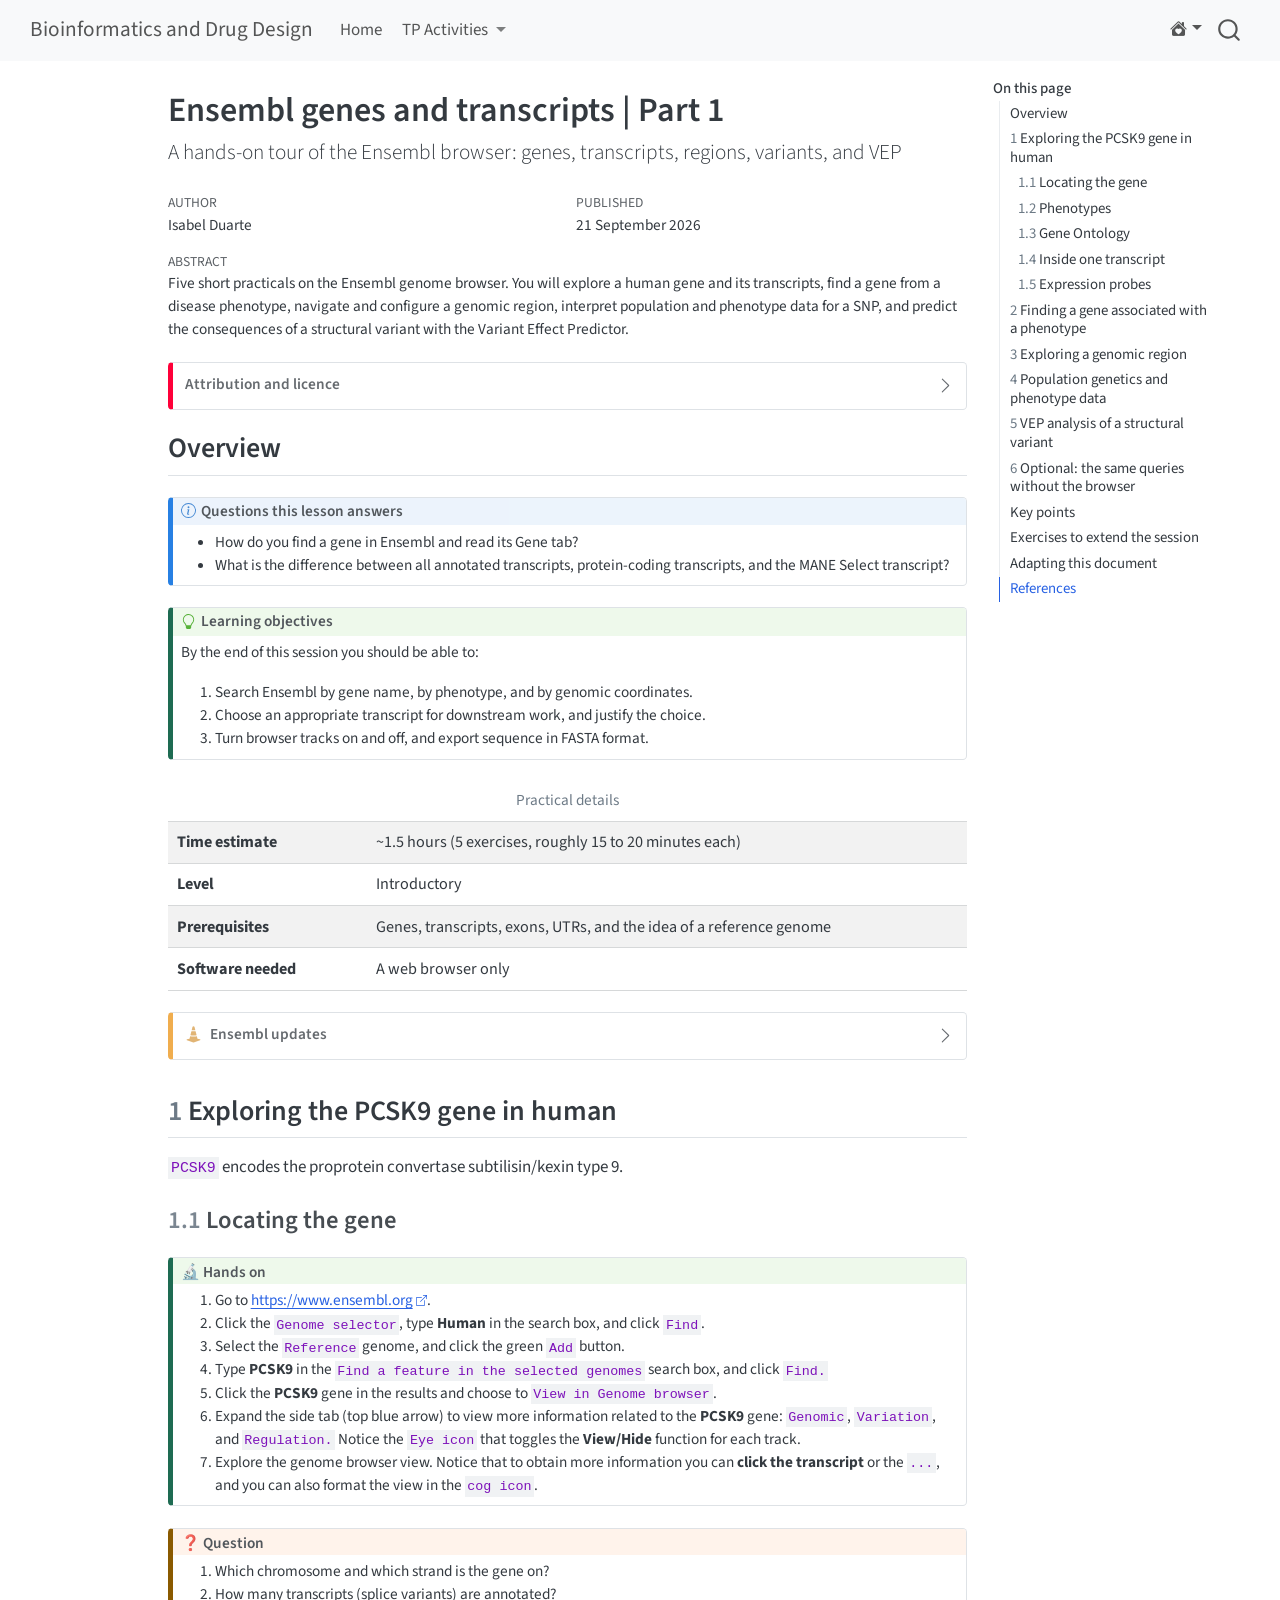
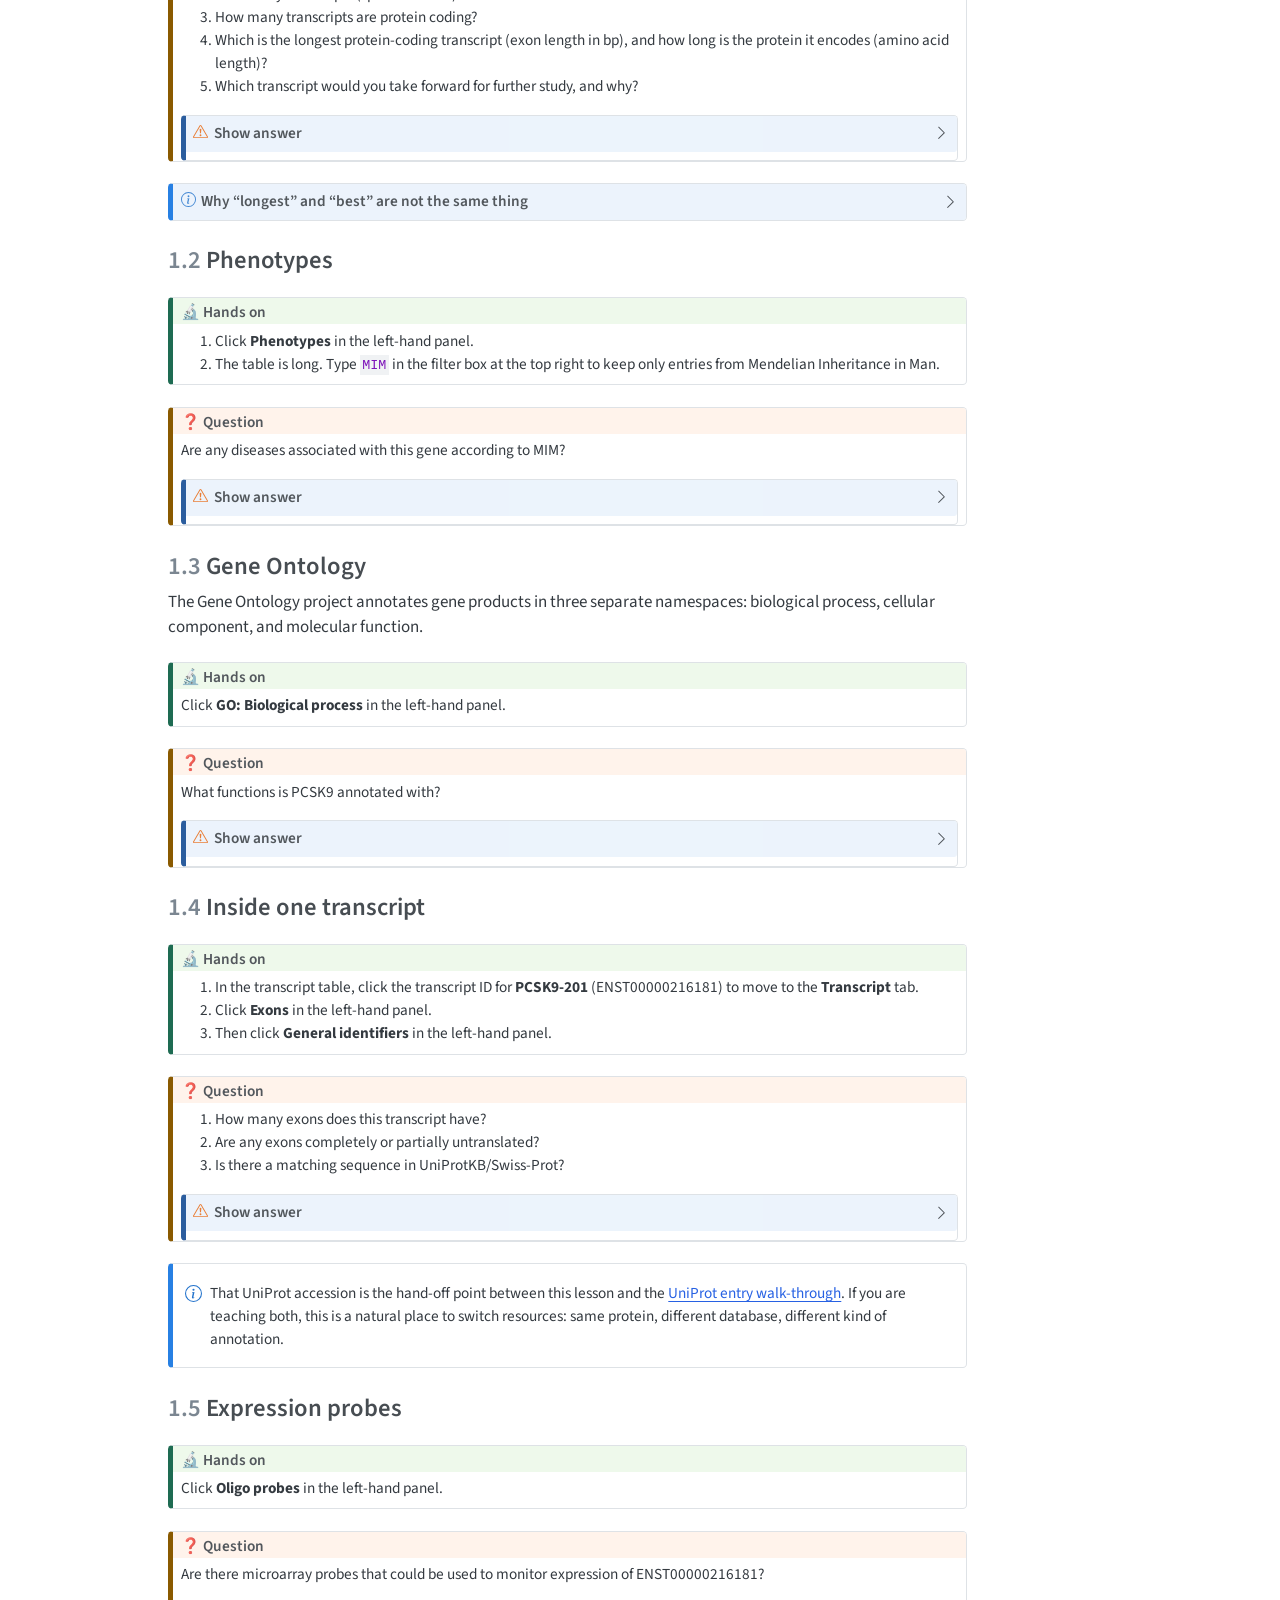
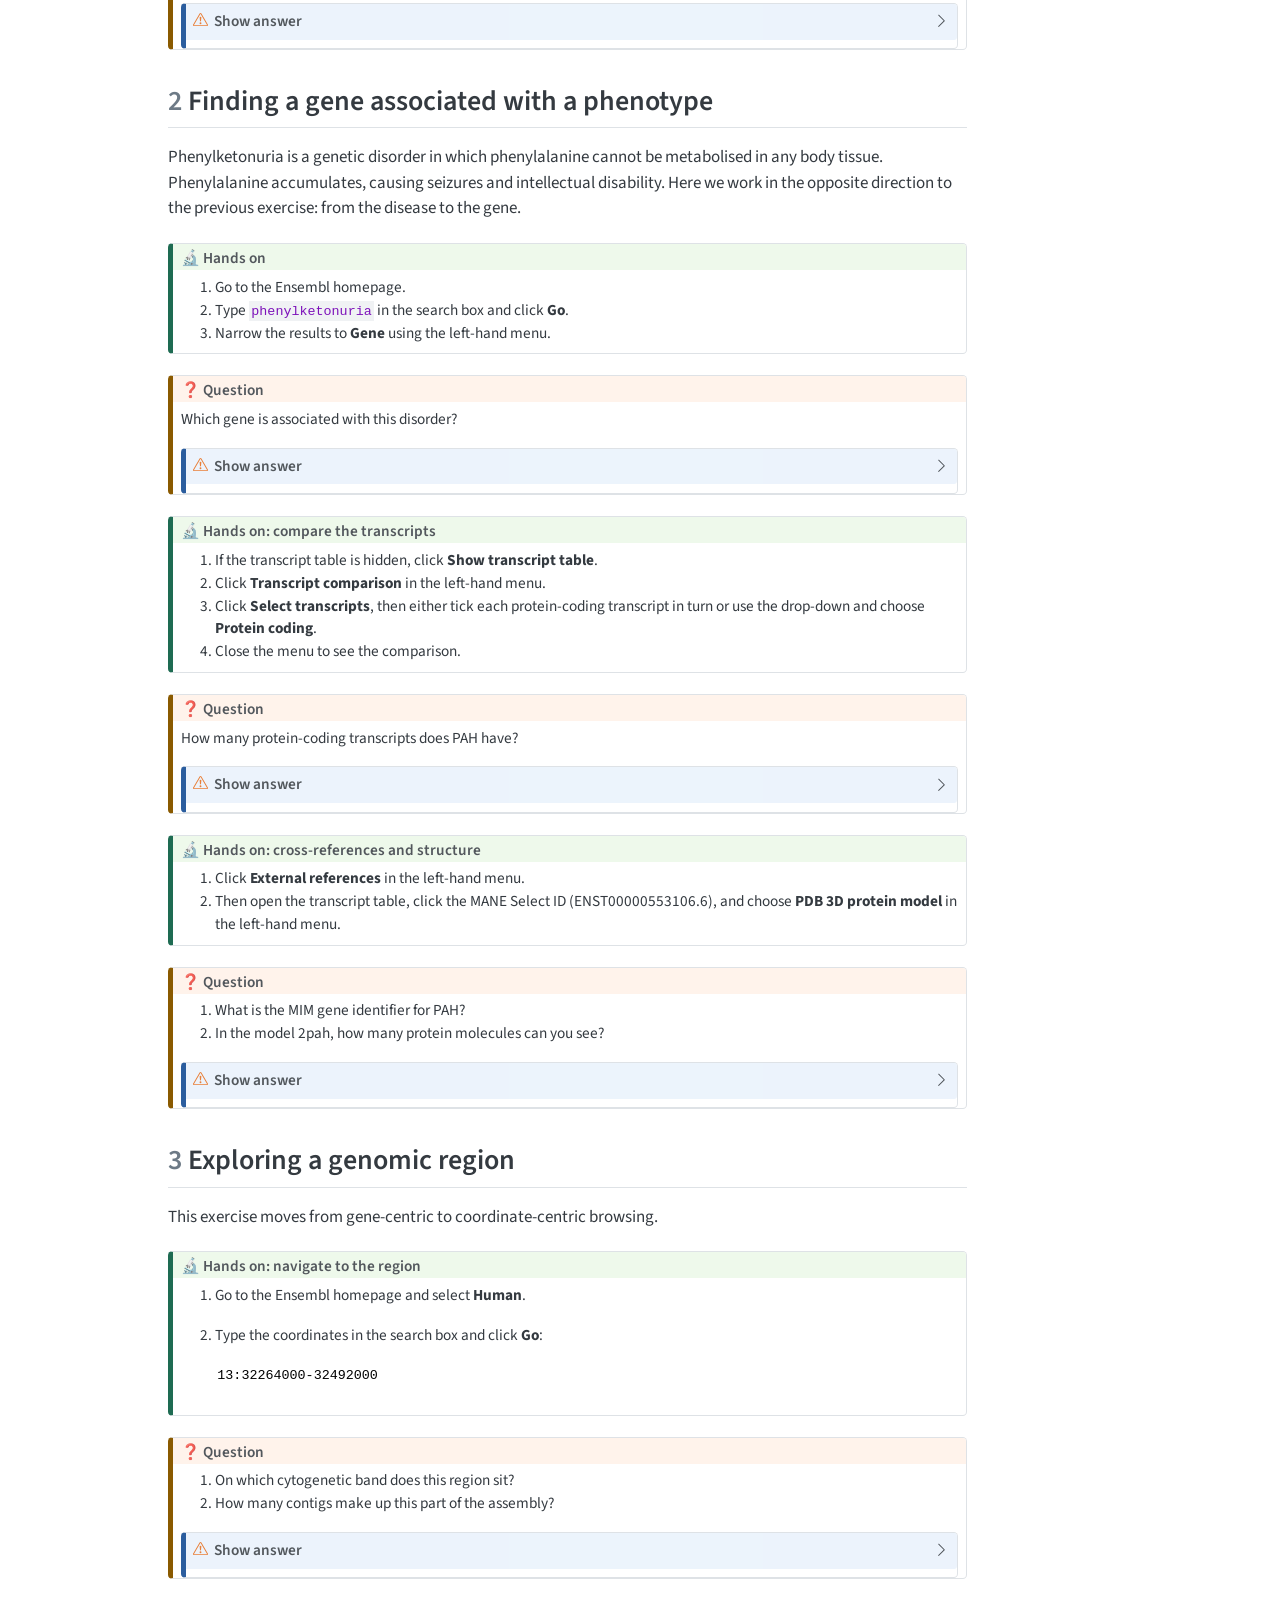
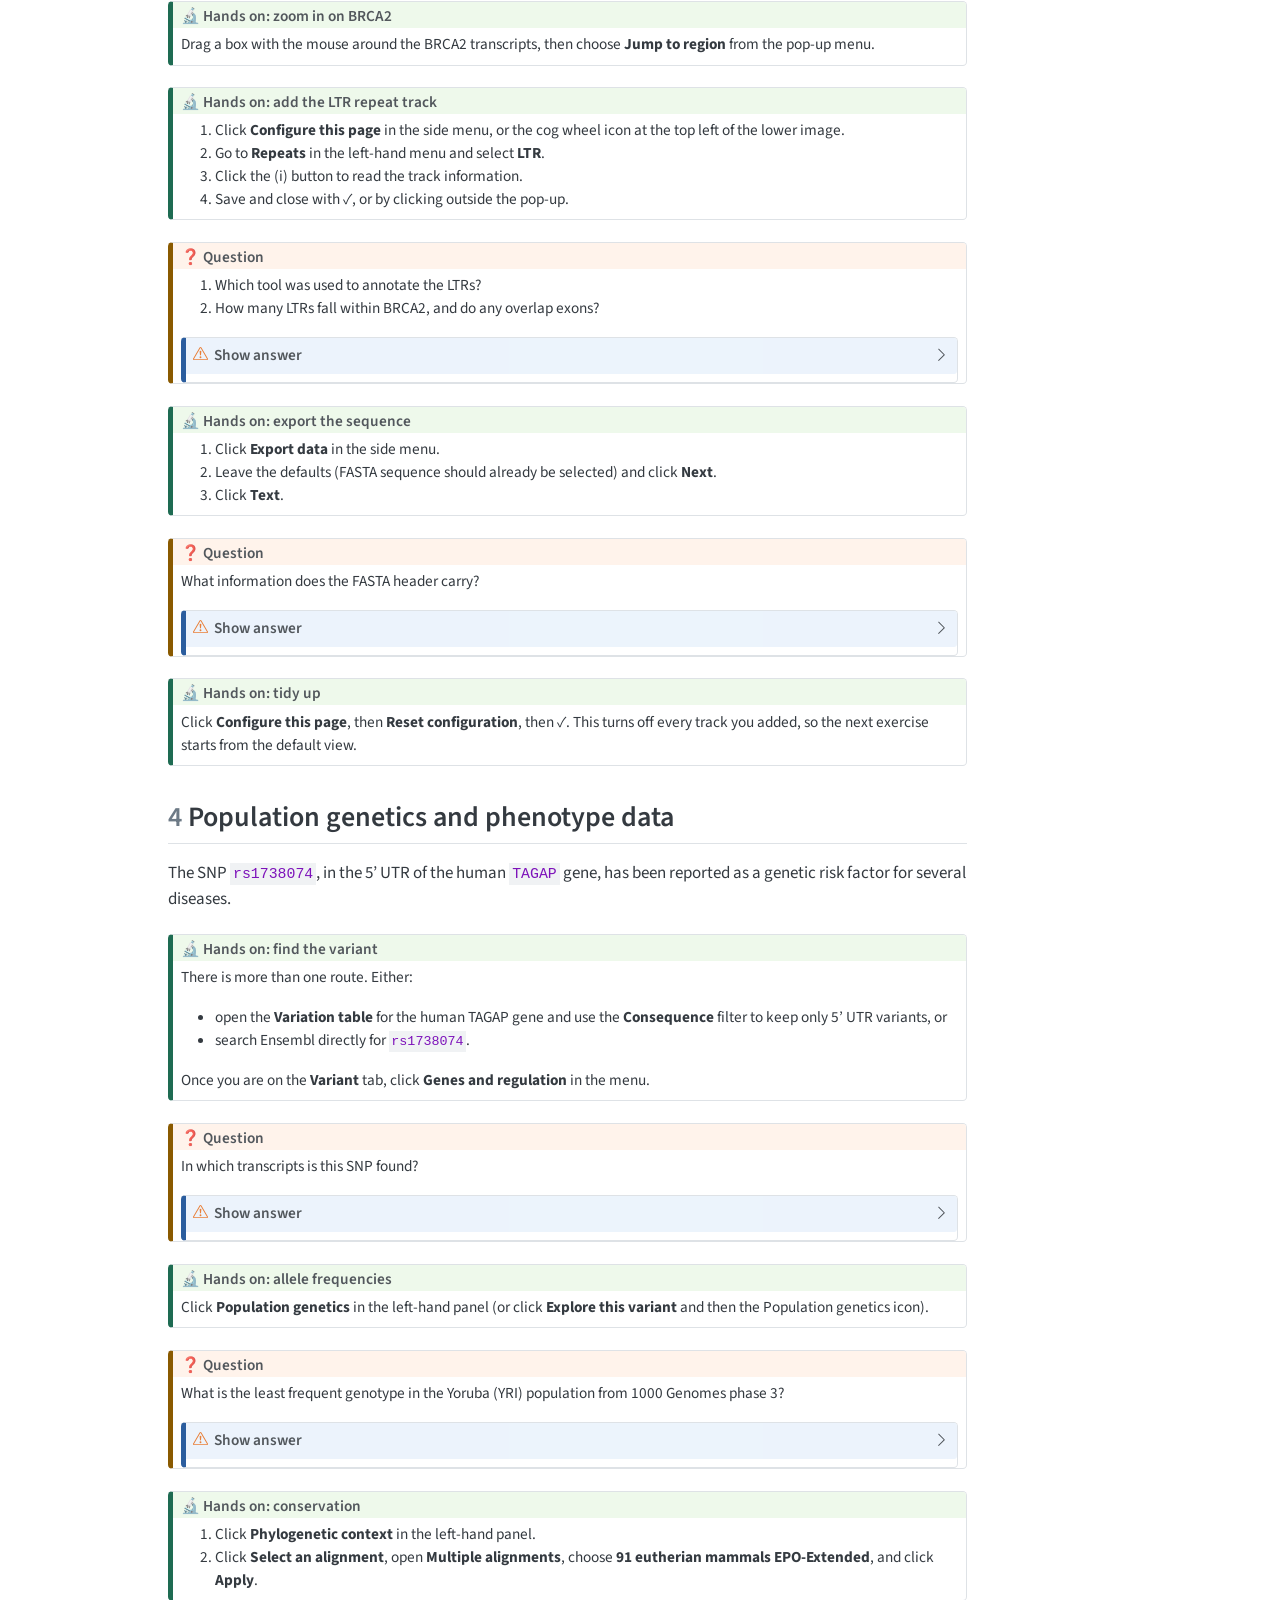
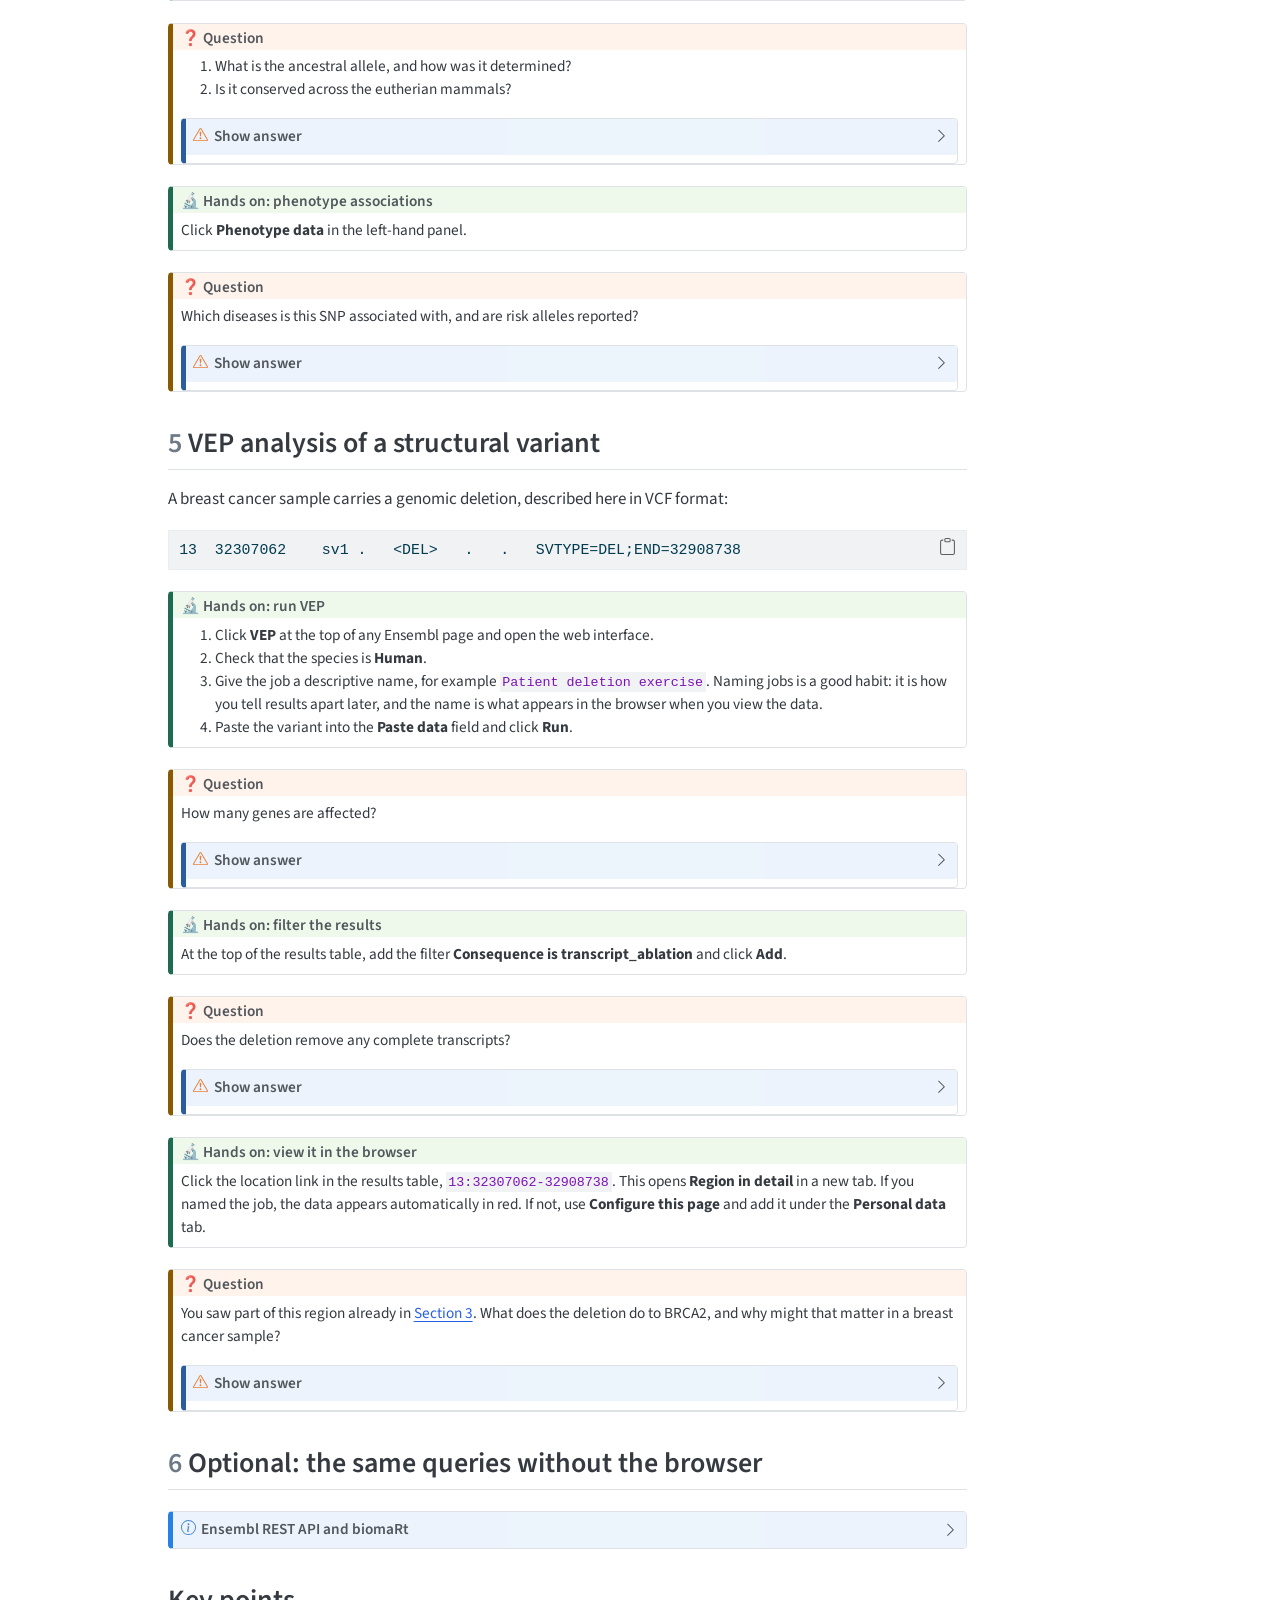
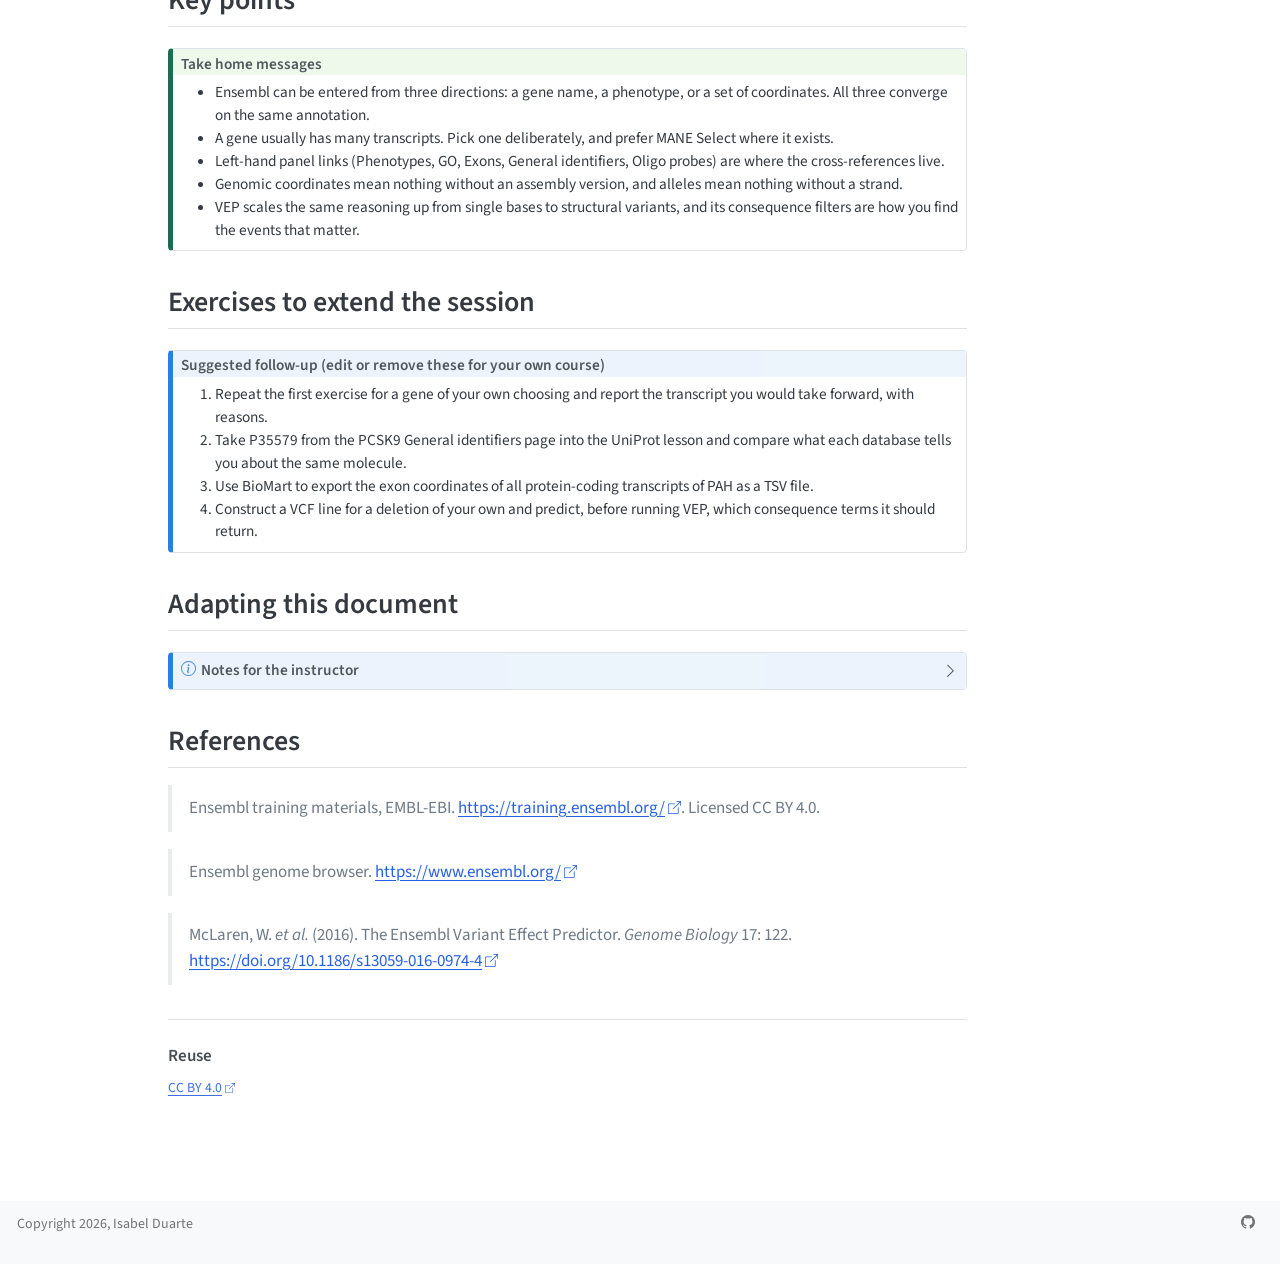
<file: docs/2.ensembl-tutorial.html>
<!DOCTYPE html>
<html xmlns="http://www.w3.org/1999/xhtml" lang="en" xml:lang="en"><head>

<meta charset="utf-8">
<meta name="generator" content="quarto-1.10.18">

<meta name="viewport" content="width=device-width, initial-scale=1.0, user-scalable=yes">

<meta name="author" content="Isabel Duarte">
<meta name="dcterms.date" content="2026-09-21">

<title>Ensembl genes and transcripts | Part 1 – Bioinformatics and Drug Design</title>
<style>
/* Default styles provided by pandoc.
** See https://pandoc.org/MANUAL.html#variables-for-html for config info.
*/
span.smallcaps{font-variant: small-caps;}
div.columns{display: flex; gap: 1.5em;}
div.column{flex: auto;}
@media screen {
div.columns{gap: min(4vw, 1.5em);}
div.column{overflow-x: auto;}
}
div.hanging-indent{margin-left: 1.5em; text-indent: -1.5em;}
ul.task-list{list-style: none;}
ul.task-list li input[type="checkbox"] {
  width: 0.8em;
  margin: 0 0.8em 0.2em -1em; /* quarto-specific, see https://github.com/quarto-dev/quarto-cli/issues/4556 */ 
  vertical-align: middle;
}
/* CSS for syntax highlighting */
html { -webkit-text-size-adjust: 100%; }
pre > code.sourceCode { white-space: pre; position: relative; }
pre > code.sourceCode > span { display: inline-block; line-height: 1.25; }
pre > code.sourceCode > span:empty { height: 1.2em; }
.sourceCode { overflow: visible; }
code.sourceCode > span { color: inherit; text-decoration: inherit; }
div.sourceCode { margin: 1em 0; }
pre.sourceCode { margin: 0; }
@media screen {
div.sourceCode { overflow: auto; }
}
@media print {
pre > code.sourceCode { white-space: pre-wrap; }
pre > code.sourceCode > span { text-indent: -5em; padding-left: 5em; }
}
pre.numberSource code
  { counter-reset: source-line 0; }
pre.numberSource code > span
  { position: relative; left: -4em; counter-increment: source-line; }
pre.numberSource code > span > a:first-child::before
  { content: counter(source-line);
    position: relative; left: -1em; text-align: right; vertical-align: baseline;
    border: none; display: inline-block;
    -webkit-touch-callout: none; -webkit-user-select: none;
    -khtml-user-select: none; -moz-user-select: none;
    -ms-user-select: none; user-select: none;
    padding: 0 4px; width: 4em;
  }
pre.numberSource { margin-left: 3em;  padding-left: 4px; }
div.sourceCode
  {   }
@media screen {
pre > code.sourceCode > span > a:first-child::before { text-decoration: underline; }
}
</style>


<script src="site_libs/quarto-nav/quarto-nav.js"></script>
<script src="site_libs/quarto-nav/headroom.min.js"></script>
<script src="site_libs/clipboard/clipboard.min.js"></script>
<script src="site_libs/quarto-search/autocomplete.umd.js"></script>
<script src="site_libs/quarto-search/fuse.min.js"></script>
<script src="site_libs/quarto-search/quarto-search.js"></script>
<meta name="quarto:offset" content="./">
<script src="site_libs/quarto-html/quarto.js" type="module"></script>
<script src="site_libs/quarto-html/tabsets/tabsets.js" type="module"></script>
<script src="site_libs/quarto-html/popper.min.js"></script>
<script src="site_libs/quarto-html/tippy.umd.min.js"></script>
<script src="site_libs/quarto-html/anchor.min.js"></script>
<link href="site_libs/quarto-html/tippy.css" rel="stylesheet">
<link href="site_libs/quarto-html/quarto-syntax-highlighting-64a204ab8560d761af7679ceaba22944.css" rel="stylesheet" id="quarto-text-highlighting-styles">
<script src="site_libs/bootstrap/bootstrap.min.js"></script>
<link href="site_libs/bootstrap/bootstrap-icons.css" rel="stylesheet">
<link href="site_libs/bootstrap/bootstrap-83ab476c863e17697e9685ff7eb1a190.min.css" rel="stylesheet" append-hash="true" id="quarto-bootstrap" data-mode="light">
<script id="quarto-search-options" type="application/json">{
  "location": "navbar",
  "copy-button": false,
  "collapse-after": 3,
  "panel-placement": "end",
  "type": "overlay",
  "limit": 50,
  "keyboard-shortcut": [
    "f",
    "/",
    "s"
  ],
  "show-item-context": false,
  "language": {
    "search-no-results-text": "No results",
    "search-matching-documents-text": "matching documents",
    "search-copy-link-title": "Copy link to search",
    "search-hide-matches-text": "Hide additional matches",
    "search-more-match-text": "more match in this document",
    "search-more-matches-text": "more matches in this document",
    "search-clear-button-title": "Clear",
    "search-text-placeholder": "",
    "search-detached-cancel-button-title": "Cancel",
    "search-submit-button-title": "Submit",
    "search-label": "Search"
  }
}</script>
<style>html{ scroll-behavior: smooth; }</style>


<link rel="stylesheet" href="styles.css">
</head>

<body class="nav-fixed quarto-light">

<div id="quarto-search-results"></div>
  <header id="quarto-header" class="headroom fixed-top">
    <nav class="navbar navbar-expand-lg " data-bs-theme="dark">
      <div class="navbar-container container-fluid">
      <div class="navbar-brand-container mx-auto">
    <a class="navbar-brand" href="./index.html">
    <span class="navbar-title">Bioinformatics and Drug Design</span>
    </a>
  </div>
            <div id="quarto-search" class="" title="Search"></div>
          <button class="navbar-toggler" type="button" data-bs-toggle="collapse" data-bs-target="#navbarCollapse" aria-controls="navbarCollapse" role="menu" aria-expanded="false" aria-label="Toggle navigation" onclick="if (window.quartoToggleHeadroom) { window.quartoToggleHeadroom(); }">
  <span class="navbar-toggler-icon"></span>
</button>
          <div class="collapse navbar-collapse" id="navbarCollapse">
            <ul class="navbar-nav navbar-nav-scroll me-auto">
  <li class="nav-item">
    <a class="nav-link" href="./index.html"> 
<span class="menu-text">Home</span></a>
  </li>  
  <li class="nav-item dropdown ">
    <a class="nav-link dropdown-toggle" href="#" id="nav-menu-tp-activities" role="link" data-bs-toggle="dropdown" aria-expanded="false">
 <span class="menu-text">TP Activities</span>
    </a>
    <ul class="dropdown-menu" aria-labelledby="nav-menu-tp-activities">    
        <li>
    <a class="dropdown-item" href="./1.bioinf-intro-tutorial.html">
 <span class="dropdown-text">Introduction to Bioinformatics</span></a>
  </li>  
        <li>
    <a class="dropdown-item" href="./2.ensembl-tutorial.html">
 <span class="dropdown-text">Ensembl genes and transcripts | Part 1</span></a>
  </li>  
    </ul>
  </li>
</ul>
          </div> <!-- /navcollapse -->
            <div class="quarto-navbar-tools">
    <div class="dropdown">
      <a href="" title="" id="quarto-navigation-tool-dropdown-0" class="quarto-navigation-tool dropdown-toggle px-1" data-bs-toggle="dropdown" aria-expanded="false" role="link" aria-label=""><i class="bi bi-house-heart-fill"></i></a>
      <ul class="dropdown-menu" aria-labelledby="quarto-navigation-tool-dropdown-0">
          <li>
            <a class="dropdown-item quarto-navbar-tools-item" href="https://www.ualg.pt/">
            Universidade do Algarve
            </a>
          </li>
      </ul>
    </div>
</div>
      </div> <!-- /container-fluid -->
    </nav>
</header>
<!-- content -->
<div id="quarto-content" class="quarto-container page-columns page-rows-contents page-layout-article page-navbar">
<!-- sidebar -->
<!-- margin-sidebar -->
    <div id="quarto-margin-sidebar" class="sidebar margin-sidebar">
        <nav id="TOC" role="doc-toc" class="toc-active" data-toc-expanded="2">
    <h2 id="toc-title">On this page</h2>
   
  <ul>
  <li><a href="#overview" id="toc-overview" class="nav-link active" data-scroll-target="#overview">Overview</a></li>
  <li><a href="#sec-pcsk9" id="toc-sec-pcsk9" class="nav-link" data-scroll-target="#sec-pcsk9"><span class="header-section-number">1</span> Exploring the PCSK9 gene in human</a>
  <ul class="collapse">
  <li><a href="#sec-pcsk9-locate" id="toc-sec-pcsk9-locate" class="nav-link" data-scroll-target="#sec-pcsk9-locate"><span class="header-section-number">1.1</span> Locating the gene</a></li>
  <li><a href="#sec-pcsk9-phenotypes" id="toc-sec-pcsk9-phenotypes" class="nav-link" data-scroll-target="#sec-pcsk9-phenotypes"><span class="header-section-number">1.2</span> Phenotypes</a></li>
  <li><a href="#sec-pcsk9-go" id="toc-sec-pcsk9-go" class="nav-link" data-scroll-target="#sec-pcsk9-go"><span class="header-section-number">1.3</span> Gene Ontology</a></li>
  <li><a href="#sec-pcsk9-transcript" id="toc-sec-pcsk9-transcript" class="nav-link" data-scroll-target="#sec-pcsk9-transcript"><span class="header-section-number">1.4</span> Inside one transcript</a></li>
  <li><a href="#sec-pcsk9-probes" id="toc-sec-pcsk9-probes" class="nav-link" data-scroll-target="#sec-pcsk9-probes"><span class="header-section-number">1.5</span> Expression probes</a></li>
  </ul></li>
  <li><a href="#sec-pah" id="toc-sec-pah" class="nav-link" data-scroll-target="#sec-pah"><span class="header-section-number">2</span> Finding a gene associated with a phenotype</a></li>
  <li><a href="#sec-region" id="toc-sec-region" class="nav-link" data-scroll-target="#sec-region"><span class="header-section-number">3</span> Exploring a genomic region</a></li>
  <li><a href="#sec-snp" id="toc-sec-snp" class="nav-link" data-scroll-target="#sec-snp"><span class="header-section-number">4</span> Population genetics and phenotype data</a></li>
  <li><a href="#sec-vep" id="toc-sec-vep" class="nav-link" data-scroll-target="#sec-vep"><span class="header-section-number">5</span> VEP analysis of a structural variant</a></li>
  <li><a href="#sec-api" id="toc-sec-api" class="nav-link" data-scroll-target="#sec-api"><span class="header-section-number">6</span> Optional: the same queries without the browser</a></li>
  <li><a href="#key-points" id="toc-key-points" class="nav-link" data-scroll-target="#key-points">Key points</a></li>
  <li><a href="#exercises-to-extend-the-session" id="toc-exercises-to-extend-the-session" class="nav-link" data-scroll-target="#exercises-to-extend-the-session">Exercises to extend the session</a></li>
  <li><a href="#adapting-this-document" id="toc-adapting-this-document" class="nav-link" data-scroll-target="#adapting-this-document">Adapting this document</a></li>
  <li><a href="#references" id="toc-references" class="nav-link" data-scroll-target="#references">References</a></li>
  </ul>
</nav>
    </div>
<!-- main -->
<main class="content" id="quarto-document-content">

<header id="title-block-header" class="quarto-title-block default">
<div class="quarto-title">
<h1 class="title">Ensembl genes and transcripts | Part 1</h1>
<p class="subtitle lead">A hands-on tour of the Ensembl browser: genes, transcripts, regions, variants, and VEP</p>
</div>



<div class="quarto-title-meta">

    <div>
    <div class="quarto-title-meta-heading">Author</div>
    <div class="quarto-title-meta-contents">
             <p>Isabel Duarte </p>
          </div>
  </div>
    
    <div>
    <div class="quarto-title-meta-heading">Published</div>
    <div class="quarto-title-meta-contents">
      <p class="date">21 September 2026</p>
    </div>
  </div>
  
    
  </div>
  
<div>
  <div class="abstract">
    <div class="block-title">Abstract</div>
    <p>Five short practicals on the Ensembl genome browser. You will explore a human gene and its transcripts, find a gene from a disease phenotype, navigate and configure a genomic region, interpret population and phenotype data for a SNP, and predict the consequences of a structural variant with the Variant Effect Predictor.</p>
  </div>
</div>


</header>


<div class="callout callout-style-simple callout-important no-icon callout-titled">
<div class="callout-header d-flex align-content-center collapsed" data-bs-toggle="collapse" data-bs-target=".callout-1-contents" aria-controls="callout-1" aria-expanded="false" aria-label="Toggle callout">
<div class="callout-icon-container">
<i class="callout-icon no-icon"></i>
</div>
<div class="callout-title-container flex-fill">
<span class="screen-reader-only">Important</span>Attribution and licence
</div>
<div class="callout-btn-toggle d-inline-block border-0 py-1 ps-1 pe-0 float-end"><i class="callout-toggle"></i></div>
</div>
<div id="callout-1" class="callout-1-contents callout-collapse collapse">
<div class="callout-body-container callout-body">
<p>The exercises in this lesson are adapted from the Ensembl browser training material produced by EMBL-EBI and the Ensembl team, which is made available under a <a href="https://creativecommons.org/licenses/by/4.0/">Creative Commons Attribution 4.0 International licence</a>.</p>
<!-- Replace the line below with the exact course or PDF you took the
     exercises from, e.g. the Ensembl Browser Workshop handbook, so the
     attribution is specific. -->
<p>Source: Ensembl training materials, <a href="https://training.ensembl.org/" class="uri">https://training.ensembl.org/</a>.</p>
<p>The wording has been reorganised for this course and the questions renumbered. If you redistribute this version, please keep this block and note that changes were made.</p>
</div>
</div>
</div>
<section id="overview" class="level2 unnumbered">
<h2 class="unnumbered anchored" data-anchor-id="overview">Overview</h2>
<div class="callout callout-style-default callout-note callout-titled">
<div class="callout-header d-flex align-content-center">
<div class="callout-icon-container">
<i class="callout-icon"></i>
</div>
<div class="callout-title-container flex-fill">
<span class="screen-reader-only">Note</span>Questions this lesson answers
</div>
</div>
<div class="callout-body-container callout-body">
<ul>
<li>How do you find a gene in Ensembl and read its Gene tab?</li>
<li>What is the difference between all annotated transcripts, protein-coding transcripts, and the MANE Select transcript? <!-- - Where do phenotype, disease, and Gene Ontology annotations appear, and where do they come from? --> <!-- - How do you inspect exons, untranslated regions, cross-references, and expression probes for a single transcript? --> <!-- - How do you start from a disease and work back to a gene? --> <!-- - How do you navigate, configure, and export a genomic region? --> <!-- - How do you read allele frequencies, ancestral alleles, and conservation for a SNP? --> <!-- - How do you predict the consequences of a structural variant with VEP? --></li>
</ul>
</div>
</div>
<div class="callout callout-style-default callout-tip callout-titled">
<div class="callout-header d-flex align-content-center">
<div class="callout-icon-container">
<i class="callout-icon"></i>
</div>
<div class="callout-title-container flex-fill">
<span class="screen-reader-only">Tip</span>Learning objectives
</div>
</div>
<div class="callout-body-container callout-body">
<p>By the end of this session you should be able to:</p>
<ol type="1">
<li>Search Ensembl by gene name, by phenotype, and by genomic coordinates.</li>
<li>Choose an appropriate transcript for downstream work, and justify the choice.</li>
<li>Turn browser tracks on and off, and export sequence in FASTA format. <!-- 4. Interpret population genetics, conservation, and phenotype association data for a variant. --> <!-- 5. Run the Variant Effect Predictor on a structural variant and filter the results. --></li>
</ol>
</div>
</div>
<table class="table-striped table-hover caption-top table">
<caption>Practical details</caption>
<colgroup>
<col style="width: 25%">
<col style="width: 75%">
</colgroup>
<tbody>
<tr class="odd">
<td><strong>Time estimate</strong></td>
<td>~1.5 hours (5 exercises, roughly 15 to 20 minutes each)</td>
</tr>
<tr class="even">
<td><strong>Level</strong></td>
<td>Introductory</td>
</tr>
<tr class="odd">
<td><strong>Prerequisites</strong></td>
<td>Genes, transcripts, exons, UTRs, and the idea of a reference genome</td>
</tr>
<tr class="even">
<td><strong>Software needed</strong></td>
<td>A web browser only</td>
</tr>
</tbody>
</table>
<div class="callout callout-style-simple callout-caution callout-titled" title="Ensembl updates">
<div class="callout-header d-flex align-content-center collapsed" data-bs-toggle="collapse" data-bs-target=".callout-4-contents" aria-controls="callout-4" aria-expanded="false" aria-label="Toggle callout">
<div class="callout-icon-container">
<i class="callout-icon"></i>
</div>
<div class="callout-title-container flex-fill">
<span class="screen-reader-only">Caution</span>Ensembl updates
</div>
<div class="callout-btn-toggle d-inline-block border-0 py-1 ps-1 pe-0 float-end"><i class="callout-toggle"></i></div>
</div>
<div id="callout-4" class="callout-4-contents callout-collapse collapse">
<div class="callout-body-container callout-body">
<p>Ensembl publishes a new release several times a year, and annotation changes between releases. Transcript counts, transcript names, identifier versions, and even the set of associated phenotypes may differ from the answers given here. Treat any mismatch as a discussion point rather than a mistake: look at which release you are looking at.</p>
</div>
</div>
</div>
</section>
<section id="sec-pcsk9" class="level2" data-number="1">
<h2 data-number="1" class="anchored" data-anchor-id="sec-pcsk9"><span class="header-section-number">1</span> Exploring the PCSK9 gene in human</h2>
<p><code>PCSK9</code> encodes the proprotein convertase subtilisin/kexin type 9.</p>
<section id="sec-pcsk9-locate" class="level3" data-number="1.1">
<h3 data-number="1.1" class="anchored" data-anchor-id="sec-pcsk9-locate"><span class="header-section-number">1.1</span> Locating the gene</h3>
<div class="callout callout-style-default callout-tip no-icon callout-titled">
<div class="callout-header d-flex align-content-center">
<div class="callout-icon-container">
<i class="callout-icon no-icon"></i>
</div>
<div class="callout-title-container flex-fill">
<span class="screen-reader-only">Tip</span>🔬 Hands on
</div>
</div>
<div class="callout-body-container callout-body">
<ol type="1">
<li>Go to <a href="https://www.ensembl.org" class="uri">https://www.ensembl.org</a>.</li>
<li>Click the <code>Genome selector</code>, type <strong>Human</strong> in the search box, and click <code>Find</code>.</li>
<li>Select the <code>Reference</code> genome, and click the green <code>Add</code> button.</li>
<li>Type <strong>PCSK9</strong> in the <code>Find a feature in the selected genomes</code> search box, and click <code>Find.</code></li>
<li>Click the <strong>PCSK9</strong> gene in the results and choose to <code>View in Genome browser</code>.</li>
<li>Expand the side tab (top blue arrow) to view more information related to the <strong>PCSK9</strong> gene: <code>Genomic</code>, <code>Variation</code>, and <code>Regulation.</code> Notice the <code>Eye icon</code> that toggles the <strong>View/Hide</strong> function for each track.</li>
<li>Explore the genome browser view. Notice that to obtain more information you can <strong>click the transcript</strong> or the <code>...</code>, and you can also format the view in the <code>cog icon</code>.<br>
</li>
</ol>
</div>
</div>
<div class="callout callout-style-default callout-warning no-icon callout-titled">
<div class="callout-header d-flex align-content-center">
<div class="callout-icon-container">
<i class="callout-icon no-icon"></i>
</div>
<div class="callout-title-container flex-fill">
<span class="screen-reader-only">Warning</span>❓ Question
</div>
</div>
<div class="callout-body-container callout-body">
<ol type="1">
<li>Which chromosome and which strand is the gene on?</li>
<li>How many transcripts (splice variants) are annotated?<br>
</li>
<li>How many transcripts are protein coding?</li>
<li>Which is the longest protein-coding transcript (exon length in bp), and how long is the protein it encodes (amino acid length)?</li>
<li>Which transcript would you take forward for further study, and why?</li>
</ol>
<div class="callout callout-style-default callout-note callout-titled" title="Show answer">
<div class="callout-header d-flex align-content-center collapsed" data-bs-toggle="collapse" data-bs-target=".callout-6-contents" aria-controls="callout-6" aria-expanded="false" aria-label="Toggle callout">
<div class="callout-icon-container">
<i class="callout-icon"></i>
</div>
<div class="callout-title-container flex-fill">
<span class="screen-reader-only">Note</span>Show answer
</div>
<div class="callout-btn-toggle d-inline-block border-0 py-1 ps-1 pe-0 float-end"><i class="callout-toggle"></i></div>
</div>
<div id="callout-6" class="callout-6-contents callout-collapse collapse">
<div class="callout-body-container callout-body">
<ol type="1">
<li>Chromosome 1, on the forward strand.</li>
<li>16 transcripts.</li>
<li>7 transcripts are protein coding.</li>
<li>The longest transcript is <strong>ENST00000713786.2</strong> with <strong>3,852 bp</strong>, coding for a <strong>733 aa</strong> protein.</li>
<li><strong>ENST00000302118.5</strong> because it is the <strong>MANE Select</strong> transcript. MANE Select transcripts are agreed between <strong>Ensembl</strong> and <strong>RefSeq</strong> (two large databases) as the single representative transcript for a gene, with matching sequences in both databases, which makes results easier to compare across resources. Click on the <code>?</code> next to the MANE Select transcript for the formal definition.</li>
</ol>
</div>
</div>
</div>
</div>
</div>
<div class="callout callout-style-default callout-note callout-titled">
<div class="callout-header d-flex align-content-center collapsed" data-bs-toggle="collapse" data-bs-target=".callout-8-contents" aria-controls="callout-8" aria-expanded="false" aria-label="Toggle callout">
<div class="callout-icon-container">
<i class="callout-icon"></i>
</div>
<div class="callout-title-container flex-fill">
<span class="screen-reader-only">Note</span>Why “longest” and “best” are not the same thing
</div>
<div class="callout-btn-toggle d-inline-block border-0 py-1 ps-1 pe-0 float-end"><i class="callout-toggle"></i></div>
</div>
<div id="callout-8" class="callout-8-contents callout-collapse collapse">
<div class="callout-body-container callout-body">
<p>Note that the longest protein-coding transcript is not the one we choose to work with. Length is a poor proxy for biological relevance. Ask yourself: What would you do if a gene had no MANE Select transcript, and what evidence would look for instead: Expression support, protein evidence, TSL and APPRIS flags in the transcript table, publications, external databases?</p>
</div>
</div>
</div>
</section>
<section id="sec-pcsk9-phenotypes" class="level3" data-number="1.2">
<h3 data-number="1.2" class="anchored" data-anchor-id="sec-pcsk9-phenotypes"><span class="header-section-number">1.2</span> Phenotypes</h3>
<div class="callout callout-style-default callout-tip no-icon callout-titled">
<div class="callout-header d-flex align-content-center">
<div class="callout-icon-container">
<i class="callout-icon no-icon"></i>
</div>
<div class="callout-title-container flex-fill">
<span class="screen-reader-only">Tip</span>🔬 Hands on
</div>
</div>
<div class="callout-body-container callout-body">
<ol type="1">
<li>Click <strong>Phenotypes</strong> in the left-hand panel.</li>
<li>The table is long. Type <code>MIM</code> in the filter box at the top right to keep only entries from Mendelian Inheritance in Man.</li>
</ol>
</div>
</div>
<div class="callout callout-style-default callout-warning no-icon callout-titled">
<div class="callout-header d-flex align-content-center">
<div class="callout-icon-container">
<i class="callout-icon no-icon"></i>
</div>
<div class="callout-title-container flex-fill">
<span class="screen-reader-only">Warning</span>❓ Question
</div>
</div>
<div class="callout-body-container callout-body">
<p>Are any diseases associated with this gene according to MIM?</p>
<div class="callout callout-style-default callout-note callout-titled" title="Show answer">
<div class="callout-header d-flex align-content-center collapsed" data-bs-toggle="collapse" data-bs-target=".callout-10-contents" aria-controls="callout-10" aria-expanded="false" aria-label="Toggle callout">
<div class="callout-icon-container">
<i class="callout-icon"></i>
</div>
<div class="callout-title-container flex-fill">
<span class="screen-reader-only">Note</span>Show answer
</div>
<div class="callout-btn-toggle d-inline-block border-0 py-1 ps-1 pe-0 float-end"><i class="callout-toggle"></i></div>
</div>
<div id="callout-10" class="callout-10-contents callout-collapse collapse">
<div class="callout-body-container callout-body">
<p>Yes, several. Two examples are deafness (autosomal dominant 17) and macrothrombocytopenia with granulocyte inclusions, with or without nephritis or sensorineural hearing loss. Click any record for more detail.</p>
</div>
</div>
</div>
</div>
</div>
</section>
<section id="sec-pcsk9-go" class="level3" data-number="1.3">
<h3 data-number="1.3" class="anchored" data-anchor-id="sec-pcsk9-go"><span class="header-section-number">1.3</span> Gene Ontology</h3>
<p>The Gene Ontology project annotates gene products in three separate namespaces: biological process, cellular component, and molecular function.</p>
<div class="callout callout-style-default callout-tip no-icon callout-titled">
<div class="callout-header d-flex align-content-center">
<div class="callout-icon-container">
<i class="callout-icon no-icon"></i>
</div>
<div class="callout-title-container flex-fill">
<span class="screen-reader-only">Tip</span>🔬 Hands on
</div>
</div>
<div class="callout-body-container callout-body">
<p>Click <strong>GO: Biological process</strong> in the left-hand panel.</p>
</div>
</div>
<div class="callout callout-style-default callout-warning no-icon callout-titled">
<div class="callout-header d-flex align-content-center">
<div class="callout-icon-container">
<i class="callout-icon no-icon"></i>
</div>
<div class="callout-title-container flex-fill">
<span class="screen-reader-only">Warning</span>❓ Question
</div>
</div>
<div class="callout-body-container callout-body">
<p>What functions is PCSK9 annotated with?</p>
<div class="callout callout-style-default callout-note callout-titled" title="Show answer">
<div class="callout-header d-flex align-content-center collapsed" data-bs-toggle="collapse" data-bs-target=".callout-13-contents" aria-controls="callout-13" aria-expanded="false" aria-label="Toggle callout">
<div class="callout-icon-container">
<i class="callout-icon"></i>
</div>
<div class="callout-title-container flex-fill">
<span class="screen-reader-only">Note</span>Show answer
</div>
<div class="callout-btn-toggle d-inline-block border-0 py-1 ps-1 pe-0 float-end"><i class="callout-toggle"></i></div>
</div>
<div id="callout-13" class="callout-13-contents callout-collapse collapse">
<div class="callout-body-container callout-body">
<p>Angiogenesis, cell adhesion, and protein transport are among the biological processes listed. Note that all of the GO terms here are attached to a single transcript, ENST00000216181.</p>
</div>
</div>
</div>
</div>
</div>
</section>
<section id="sec-pcsk9-transcript" class="level3" data-number="1.4">
<h3 data-number="1.4" class="anchored" data-anchor-id="sec-pcsk9-transcript"><span class="header-section-number">1.4</span> Inside one transcript</h3>
<div class="callout callout-style-default callout-tip no-icon callout-titled">
<div class="callout-header d-flex align-content-center">
<div class="callout-icon-container">
<i class="callout-icon no-icon"></i>
</div>
<div class="callout-title-container flex-fill">
<span class="screen-reader-only">Tip</span>🔬 Hands on
</div>
</div>
<div class="callout-body-container callout-body">
<ol type="1">
<li>In the transcript table, click the transcript ID for <strong>PCSK9-201</strong> (ENST00000216181) to move to the <strong>Transcript</strong> tab.</li>
<li>Click <strong>Exons</strong> in the left-hand panel.</li>
<li>Then click <strong>General identifiers</strong> in the left-hand panel.</li>
</ol>
</div>
</div>
<div class="callout callout-style-default callout-warning no-icon callout-titled">
<div class="callout-header d-flex align-content-center">
<div class="callout-icon-container">
<i class="callout-icon no-icon"></i>
</div>
<div class="callout-title-container flex-fill">
<span class="screen-reader-only">Warning</span>❓ Question
</div>
</div>
<div class="callout-body-container callout-body">
<ol type="1">
<li>How many exons does this transcript have?</li>
<li>Are any exons completely or partially untranslated?</li>
<li>Is there a matching sequence in UniProtKB/Swiss-Prot?</li>
</ol>
<div class="callout callout-style-default callout-note callout-titled" title="Show answer">
<div class="callout-header d-flex align-content-center collapsed" data-bs-toggle="collapse" data-bs-target=".callout-16-contents" aria-controls="callout-16" aria-expanded="false" aria-label="Toggle callout">
<div class="callout-icon-container">
<i class="callout-icon"></i>
</div>
<div class="callout-title-container flex-fill">
<span class="screen-reader-only">Note</span>Show answer
</div>
<div class="callout-btn-toggle d-inline-block border-0 py-1 ps-1 pe-0 float-end"><i class="callout-toggle"></i></div>
</div>
<div id="callout-16" class="callout-16-contents callout-collapse collapse">
<div class="callout-body-container callout-body">
<ol type="1">
<li>41 exons, as reported in the transcript summary.</li>
<li>Exon 1 is completely untranslated, and exons 2 and 41 are partially untranslated. UTR sequence is shown in orange. The <strong>cDNA</strong> view in the left-hand panel shows the same thing in sequence form.</li>
<li>Yes: P35579.254 in UniProt/Swiss-Prot matches the translation of this Ensembl transcript. Click the accession to jump to UniProtKB, or click <strong>align</strong> to see the alignment.</li>
</ol>
</div>
</div>
</div>
</div>
</div>
<div class="callout callout-style-simple callout-note">
<div class="callout-body d-flex">
<div class="callout-icon-container">
<i class="callout-icon"></i>
</div>
<div class="callout-body-container">
<p>That UniProt accession is the hand-off point between this lesson and the <a href="uniprot-tutorial.qmd">UniProt entry walk-through</a>. If you are teaching both, this is a natural place to switch resources: same protein, different database, different kind of annotation.</p>
</div>
</div>
</div>
</section>
<section id="sec-pcsk9-probes" class="level3" data-number="1.5">
<h3 data-number="1.5" class="anchored" data-anchor-id="sec-pcsk9-probes"><span class="header-section-number">1.5</span> Expression probes</h3>
<div class="callout callout-style-default callout-tip no-icon callout-titled">
<div class="callout-header d-flex align-content-center">
<div class="callout-icon-container">
<i class="callout-icon no-icon"></i>
</div>
<div class="callout-title-container flex-fill">
<span class="screen-reader-only">Tip</span>🔬 Hands on
</div>
</div>
<div class="callout-body-container callout-body">
<p>Click <strong>Oligo probes</strong> in the left-hand panel.</p>
</div>
</div>
<div class="callout callout-style-default callout-warning no-icon callout-titled">
<div class="callout-header d-flex align-content-center">
<div class="callout-icon-container">
<i class="callout-icon no-icon"></i>
</div>
<div class="callout-title-container flex-fill">
<span class="screen-reader-only">Warning</span>❓ Question
</div>
</div>
<div class="callout-body-container callout-body">
<p>Are there microarray probes that could be used to monitor expression of ENST00000216181?</p>
<div class="callout callout-style-default callout-note callout-titled" title="Show answer">
<div class="callout-header d-flex align-content-center collapsed" data-bs-toggle="collapse" data-bs-target=".callout-19-contents" aria-controls="callout-19" aria-expanded="false" aria-label="Toggle callout">
<div class="callout-icon-container">
<i class="callout-icon"></i>
</div>
<div class="callout-title-container flex-fill">
<span class="screen-reader-only">Note</span>Show answer
</div>
<div class="callout-btn-toggle d-inline-block border-0 py-1 ps-1 pe-0 float-end"><i class="callout-toggle"></i></div>
</div>
<div id="callout-19" class="callout-19-contents callout-collapse collapse">
<div class="callout-body-container callout-body">
<p>Yes. Probesets from Affymetrix, Agilent, Codelink, Illumina, and Phalanx OneArray map to this transcript, so an expression experiment using any of them would report on this transcript. Expression results for many of these are searchable in <a href="https://www.ebi.ac.uk/biostudies/arrayexpress">ArrayExpress / BioStudies</a>.</p>
</div>
</div>
</div>
</div>
</div>
</section>
</section>
<section id="sec-pah" class="level2" data-number="2">
<h2 data-number="2" class="anchored" data-anchor-id="sec-pah"><span class="header-section-number">2</span> Finding a gene associated with a phenotype</h2>
<p>Phenylketonuria is a genetic disorder in which phenylalanine cannot be metabolised in any body tissue. Phenylalanine accumulates, causing seizures and intellectual disability. Here we work in the opposite direction to the previous exercise: from the disease to the gene.</p>
<div class="callout callout-style-default callout-tip no-icon callout-titled">
<div class="callout-header d-flex align-content-center">
<div class="callout-icon-container">
<i class="callout-icon no-icon"></i>
</div>
<div class="callout-title-container flex-fill">
<span class="screen-reader-only">Tip</span>🔬 Hands on
</div>
</div>
<div class="callout-body-container callout-body">
<ol type="1">
<li>Go to the Ensembl homepage.</li>
<li>Type <code>phenylketonuria</code> in the search box and click <strong>Go</strong>.</li>
<li>Narrow the results to <strong>Gene</strong> using the left-hand menu.</li>
</ol>
</div>
</div>
<div class="callout callout-style-default callout-warning no-icon callout-titled">
<div class="callout-header d-flex align-content-center">
<div class="callout-icon-container">
<i class="callout-icon no-icon"></i>
</div>
<div class="callout-title-container flex-fill">
<span class="screen-reader-only">Warning</span>❓ Question
</div>
</div>
<div class="callout-body-container callout-body">
<p>Which gene is associated with this disorder?</p>
<div class="callout callout-style-default callout-note callout-titled" title="Show answer">
<div class="callout-header d-flex align-content-center collapsed" data-bs-toggle="collapse" data-bs-target=".callout-22-contents" aria-controls="callout-22" aria-expanded="false" aria-label="Toggle callout">
<div class="callout-icon-container">
<i class="callout-icon"></i>
</div>
<div class="callout-title-container flex-fill">
<span class="screen-reader-only">Note</span>Show answer
</div>
<div class="callout-btn-toggle d-inline-block border-0 py-1 ps-1 pe-0 float-end"><i class="callout-toggle"></i></div>
</div>
<div id="callout-22" class="callout-22-contents callout-collapse collapse">
<div class="callout-body-container callout-body">
<p><code>PAH</code>, phenylalanine hydroxylase, ENSG00000171759.</p>
</div>
</div>
</div>
</div>
</div>
<div class="callout callout-style-default callout-tip no-icon callout-titled">
<div class="callout-header d-flex align-content-center">
<div class="callout-icon-container">
<i class="callout-icon no-icon"></i>
</div>
<div class="callout-title-container flex-fill">
<span class="screen-reader-only">Tip</span>🔬 Hands on: compare the transcripts
</div>
</div>
<div class="callout-body-container callout-body">
<ol type="1">
<li>If the transcript table is hidden, click <strong>Show transcript table</strong>.</li>
<li>Click <strong>Transcript comparison</strong> in the left-hand menu.</li>
<li>Click <strong>Select transcripts</strong>, then either tick each protein-coding transcript in turn or use the drop-down and choose <strong>Protein coding</strong>.</li>
<li>Close the menu to see the comparison.</li>
</ol>
</div>
</div>
<div class="callout callout-style-default callout-warning no-icon callout-titled">
<div class="callout-header d-flex align-content-center">
<div class="callout-icon-container">
<i class="callout-icon no-icon"></i>
</div>
<div class="callout-title-container flex-fill">
<span class="screen-reader-only">Warning</span>❓ Question
</div>
</div>
<div class="callout-body-container callout-body">
<p>How many protein-coding transcripts does PAH have?</p>
<div class="callout callout-style-default callout-note callout-titled" title="Show answer">
<div class="callout-header d-flex align-content-center collapsed" data-bs-toggle="collapse" data-bs-target=".callout-25-contents" aria-controls="callout-25" aria-expanded="false" aria-label="Toggle callout">
<div class="callout-icon-container">
<i class="callout-icon"></i>
</div>
<div class="callout-title-container flex-fill">
<span class="screen-reader-only">Note</span>Show answer
</div>
<div class="callout-btn-toggle d-inline-block border-0 py-1 ps-1 pe-0 float-end"><i class="callout-toggle"></i></div>
</div>
<div id="callout-25" class="callout-25-contents callout-collapse collapse">
<div class="callout-body-container callout-body">
<p>Six.</p>
</div>
</div>
</div>
</div>
</div>
<div class="callout callout-style-default callout-tip no-icon callout-titled">
<div class="callout-header d-flex align-content-center">
<div class="callout-icon-container">
<i class="callout-icon no-icon"></i>
</div>
<div class="callout-title-container flex-fill">
<span class="screen-reader-only">Tip</span>🔬 Hands on: cross-references and structure
</div>
</div>
<div class="callout-body-container callout-body">
<ol type="1">
<li>Click <strong>External references</strong> in the left-hand menu.</li>
<li>Then open the transcript table, click the MANE Select ID (ENST00000553106.6), and choose <strong>PDB 3D protein model</strong> in the left-hand menu.</li>
</ol>
</div>
</div>
<div class="callout callout-style-default callout-warning no-icon callout-titled">
<div class="callout-header d-flex align-content-center">
<div class="callout-icon-container">
<i class="callout-icon no-icon"></i>
</div>
<div class="callout-title-container flex-fill">
<span class="screen-reader-only">Warning</span>❓ Question
</div>
</div>
<div class="callout-body-container callout-body">
<ol type="1">
<li>What is the MIM gene identifier for PAH?</li>
<li>In the model 2pah, how many protein molecules can you see?</li>
</ol>
<div class="callout callout-style-default callout-note callout-titled" title="Show answer">
<div class="callout-header d-flex align-content-center collapsed" data-bs-toggle="collapse" data-bs-target=".callout-28-contents" aria-controls="callout-28" aria-expanded="false" aria-label="Toggle callout">
<div class="callout-icon-container">
<i class="callout-icon"></i>
</div>
<div class="callout-title-container flex-fill">
<span class="screen-reader-only">Note</span>Show answer
</div>
<div class="callout-btn-toggle d-inline-block border-0 py-1 ps-1 pe-0 float-end"><i class="callout-toggle"></i></div>
</div>
<div id="callout-28" class="callout-28-contents callout-collapse collapse">
<div class="callout-body-container callout-body">
<ol type="1">
<li><ol start="612349" type="1">
<li></li>
</ol></li>
<li>Two. The model 2pah is shown by default; rotate it if the second chain is not obvious at first.</li>
</ol>
</div>
</div>
</div>
</div>
</div>
</section>
<section id="sec-region" class="level2" data-number="3">
<h2 data-number="3" class="anchored" data-anchor-id="sec-region"><span class="header-section-number">3</span> Exploring a genomic region</h2>
<p>This exercise moves from gene-centric to coordinate-centric browsing.</p>
<div class="callout callout-style-default callout-tip no-icon callout-titled">
<div class="callout-header d-flex align-content-center">
<div class="callout-icon-container">
<i class="callout-icon no-icon"></i>
</div>
<div class="callout-title-container flex-fill">
<span class="screen-reader-only">Tip</span>🔬 Hands on: navigate to the region
</div>
</div>
<div class="callout-body-container callout-body">
<ol type="1">
<li><p>Go to the Ensembl homepage and select <strong>Human</strong>.</p></li>
<li><p>Type the coordinates in the search box and click <strong>Go</strong>:</p>
<pre><code>13:32264000-32492000</code></pre></li>
</ol>
</div>
</div>
<div class="callout callout-style-default callout-warning no-icon callout-titled">
<div class="callout-header d-flex align-content-center">
<div class="callout-icon-container">
<i class="callout-icon no-icon"></i>
</div>
<div class="callout-title-container flex-fill">
<span class="screen-reader-only">Warning</span>❓ Question
</div>
</div>
<div class="callout-body-container callout-body">
<ol type="1">
<li>On which cytogenetic band does this region sit?</li>
<li>How many contigs make up this part of the assembly?</li>
</ol>
<div class="callout callout-style-default callout-note callout-titled" title="Show answer">
<div class="callout-header d-flex align-content-center collapsed" data-bs-toggle="collapse" data-bs-target=".callout-31-contents" aria-controls="callout-31" aria-expanded="false" aria-label="Toggle callout">
<div class="callout-icon-container">
<i class="callout-icon"></i>
</div>
<div class="callout-title-container flex-fill">
<span class="screen-reader-only">Note</span>Show answer
</div>
<div class="callout-btn-toggle d-inline-block border-0 py-1 ps-1 pe-0 float-end"><i class="callout-toggle"></i></div>
</div>
<div id="callout-31" class="callout-31-contents callout-collapse collapse">
<div class="callout-body-container callout-body">
<ol type="1">
<li>Band q13.1.</li>
<li>Three, shown by the alternating light and dark blue bars in the <strong>Contigs</strong> track. A contig is a contiguous stretch of sequence assembled from direct sequencing information alone.</li>
</ol>
</div>
</div>
</div>
</div>
</div>
<div class="callout callout-style-default callout-tip no-icon callout-titled">
<div class="callout-header d-flex align-content-center">
<div class="callout-icon-container">
<i class="callout-icon no-icon"></i>
</div>
<div class="callout-title-container flex-fill">
<span class="screen-reader-only">Tip</span>🔬 Hands on: zoom in on BRCA2
</div>
</div>
<div class="callout-body-container callout-body">
<p>Drag a box with the mouse around the BRCA2 transcripts, then choose <strong>Jump to region</strong> from the pop-up menu.</p>
</div>
</div>
<div class="callout callout-style-default callout-tip no-icon callout-titled">
<div class="callout-header d-flex align-content-center">
<div class="callout-icon-container">
<i class="callout-icon no-icon"></i>
</div>
<div class="callout-title-container flex-fill">
<span class="screen-reader-only">Tip</span>🔬 Hands on: add the LTR repeat track
</div>
</div>
<div class="callout-body-container callout-body">
<ol type="1">
<li>Click <strong>Configure this page</strong> in the side menu, or the cog wheel icon at the top left of the lower image.</li>
<li>Go to <strong>Repeats</strong> in the left-hand menu and select <strong>LTR</strong>.</li>
<li>Click the (i) button to read the track information.</li>
<li>Save and close with ✓, or by clicking outside the pop-up.</li>
</ol>
</div>
</div>
<div class="callout callout-style-default callout-warning no-icon callout-titled">
<div class="callout-header d-flex align-content-center">
<div class="callout-icon-container">
<i class="callout-icon no-icon"></i>
</div>
<div class="callout-title-container flex-fill">
<span class="screen-reader-only">Warning</span>❓ Question
</div>
</div>
<div class="callout-body-container callout-body">
<ol type="1">
<li>Which tool was used to annotate the LTRs?</li>
<li>How many LTRs fall within BRCA2, and do any overlap exons?</li>
</ol>
<div class="callout callout-style-default callout-note callout-titled" title="Show answer">
<div class="callout-header d-flex align-content-center collapsed" data-bs-toggle="collapse" data-bs-target=".callout-35-contents" aria-controls="callout-35" aria-expanded="false" aria-label="Toggle callout">
<div class="callout-icon-container">
<i class="callout-icon"></i>
</div>
<div class="callout-title-container flex-fill">
<span class="screen-reader-only">Note</span>Show answer
</div>
<div class="callout-btn-toggle d-inline-block border-0 py-1 ps-1 pe-0 float-end"><i class="callout-toggle"></i></div>
</div>
<div id="callout-35" class="callout-35-contents callout-collapse collapse">
<div class="callout-body-container callout-body">
<ol type="1">
<li>RepeatMasker.</li>
<li>Ten LTRs overlap BRCA2, and none of them overlaps an exon.</li>
</ol>
</div>
</div>
</div>
</div>
</div>
<div class="callout callout-style-default callout-tip no-icon callout-titled">
<div class="callout-header d-flex align-content-center">
<div class="callout-icon-container">
<i class="callout-icon no-icon"></i>
</div>
<div class="callout-title-container flex-fill">
<span class="screen-reader-only">Tip</span>🔬 Hands on: export the sequence
</div>
</div>
<div class="callout-body-container callout-body">
<ol type="1">
<li>Click <strong>Export data</strong> in the side menu.</li>
<li>Leave the defaults (FASTA sequence should already be selected) and click <strong>Next</strong>.</li>
<li>Click <strong>Text</strong>.</li>
</ol>
</div>
</div>
<div class="callout callout-style-default callout-warning no-icon callout-titled">
<div class="callout-header d-flex align-content-center">
<div class="callout-icon-container">
<i class="callout-icon no-icon"></i>
</div>
<div class="callout-title-container flex-fill">
<span class="screen-reader-only">Warning</span>❓ Question
</div>
</div>
<div class="callout-body-container callout-body">
<p>What information does the FASTA header carry?</p>
<div class="callout callout-style-default callout-note callout-titled" title="Show answer">
<div class="callout-header d-flex align-content-center collapsed" data-bs-toggle="collapse" data-bs-target=".callout-38-contents" aria-controls="callout-38" aria-expanded="false" aria-label="Toggle callout">
<div class="callout-icon-container">
<i class="callout-icon"></i>
</div>
<div class="callout-title-container flex-fill">
<span class="screen-reader-only">Note</span>Show answer
</div>
<div class="callout-btn-toggle d-inline-block border-0 py-1 ps-1 pe-0 float-end"><i class="callout-toggle"></i></div>
</div>
<div id="callout-38" class="callout-38-contents callout-collapse collapse">
<div class="callout-body-container callout-body">
<p>The assembly, the sequence type, the chromosome, the start and end coordinates, and the strand. For example:</p>
<pre><code>&gt;13_dna:chromosome_chromosome:GRCh38:13:32311910:32405865:1</code></pre>
<p>This is worth dwelling on: coordinates are meaningless without an assembly version, and a FASTA file that does not record one is a liability in any project.</p>
</div>
</div>
</div>
</div>
</div>
<div class="callout callout-style-default callout-tip no-icon callout-titled">
<div class="callout-header d-flex align-content-center">
<div class="callout-icon-container">
<i class="callout-icon no-icon"></i>
</div>
<div class="callout-title-container flex-fill">
<span class="screen-reader-only">Tip</span>🔬 Hands on: tidy up
</div>
</div>
<div class="callout-body-container callout-body">
<p>Click <strong>Configure this page</strong>, then <strong>Reset configuration</strong>, then ✓. This turns off every track you added, so the next exercise starts from the default view.</p>
</div>
</div>
</section>
<section id="sec-snp" class="level2" data-number="4">
<h2 data-number="4" class="anchored" data-anchor-id="sec-snp"><span class="header-section-number">4</span> Population genetics and phenotype data</h2>
<p>The SNP <code>rs1738074</code>, in the 5’ UTR of the human <code>TAGAP</code> gene, has been reported as a genetic risk factor for several diseases.</p>
<div class="callout callout-style-default callout-tip no-icon callout-titled">
<div class="callout-header d-flex align-content-center">
<div class="callout-icon-container">
<i class="callout-icon no-icon"></i>
</div>
<div class="callout-title-container flex-fill">
<span class="screen-reader-only">Tip</span>🔬 Hands on: find the variant
</div>
</div>
<div class="callout-body-container callout-body">
<p>There is more than one route. Either:</p>
<ul>
<li>open the <strong>Variation table</strong> for the human TAGAP gene and use the <strong>Consequence</strong> filter to keep only 5’ UTR variants, or</li>
<li>search Ensembl directly for <code>rs1738074</code>.</li>
</ul>
<p>Once you are on the <strong>Variant</strong> tab, click <strong>Genes and regulation</strong> in the menu.</p>
</div>
</div>
<div class="callout callout-style-default callout-warning no-icon callout-titled">
<div class="callout-header d-flex align-content-center">
<div class="callout-icon-container">
<i class="callout-icon no-icon"></i>
</div>
<div class="callout-title-container flex-fill">
<span class="screen-reader-only">Warning</span>❓ Question
</div>
</div>
<div class="callout-body-container callout-body">
<p>In which transcripts is this SNP found?</p>
<div class="callout callout-style-default callout-note callout-titled" title="Show answer">
<div class="callout-header d-flex align-content-center collapsed" data-bs-toggle="collapse" data-bs-target=".callout-42-contents" aria-controls="callout-42" aria-expanded="false" aria-label="Toggle callout">
<div class="callout-icon-container">
<i class="callout-icon"></i>
</div>
<div class="callout-title-container flex-fill">
<span class="screen-reader-only">Note</span>Show answer
</div>
<div class="callout-btn-toggle d-inline-block border-0 py-1 ps-1 pe-0 float-end"><i class="callout-toggle"></i></div>
</div>
<div id="callout-42" class="callout-42-contents callout-collapse collapse">
<div class="callout-body-container callout-body">
<p>In four transcripts of TAGAP. It is also an intron variant of one lncRNA transcript of TAGAP-AS1.</p>
</div>
</div>
</div>
</div>
</div>
<div class="callout callout-style-default callout-tip no-icon callout-titled">
<div class="callout-header d-flex align-content-center">
<div class="callout-icon-container">
<i class="callout-icon no-icon"></i>
</div>
<div class="callout-title-container flex-fill">
<span class="screen-reader-only">Tip</span>🔬 Hands on: allele frequencies
</div>
</div>
<div class="callout-body-container callout-body">
<p>Click <strong>Population genetics</strong> in the left-hand panel (or click <strong>Explore this variant</strong> and then the Population genetics icon).</p>
</div>
</div>
<div class="callout callout-style-default callout-warning no-icon callout-titled">
<div class="callout-header d-flex align-content-center">
<div class="callout-icon-container">
<i class="callout-icon no-icon"></i>
</div>
<div class="callout-title-container flex-fill">
<span class="screen-reader-only">Warning</span>❓ Question
</div>
</div>
<div class="callout-body-container callout-body">
<p>What is the least frequent genotype in the Yoruba (YRI) population from 1000 Genomes phase 3?</p>
<div class="callout callout-style-default callout-note callout-titled" title="Show answer">
<div class="callout-header d-flex align-content-center collapsed" data-bs-toggle="collapse" data-bs-target=".callout-45-contents" aria-controls="callout-45" aria-expanded="false" aria-label="Toggle callout">
<div class="callout-icon-container">
<i class="callout-icon"></i>
</div>
<div class="callout-title-container flex-fill">
<span class="screen-reader-only">Note</span>Show answer
</div>
<div class="callout-btn-toggle d-inline-block border-0 py-1 ps-1 pe-0 float-end"><i class="callout-toggle"></i></div>
</div>
<div id="callout-45" class="callout-45-contents callout-collapse collapse">
<div class="callout-body-container callout-body">
<p>CC, at a frequency of 5.6%.</p>
</div>
</div>
</div>
</div>
</div>
<div class="callout callout-style-default callout-tip no-icon callout-titled">
<div class="callout-header d-flex align-content-center">
<div class="callout-icon-container">
<i class="callout-icon no-icon"></i>
</div>
<div class="callout-title-container flex-fill">
<span class="screen-reader-only">Tip</span>🔬 Hands on: conservation
</div>
</div>
<div class="callout-body-container callout-body">
<ol type="1">
<li>Click <strong>Phylogenetic context</strong> in the left-hand panel.</li>
<li>Click <strong>Select an alignment</strong>, open <strong>Multiple alignments</strong>, choose <strong>91 eutherian mammals EPO-Extended</strong>, and click <strong>Apply</strong>.</li>
</ol>
</div>
</div>
<div class="callout callout-style-default callout-warning no-icon callout-titled">
<div class="callout-header d-flex align-content-center">
<div class="callout-icon-container">
<i class="callout-icon no-icon"></i>
</div>
<div class="callout-title-container flex-fill">
<span class="screen-reader-only">Warning</span>❓ Question
</div>
</div>
<div class="callout-body-container callout-body">
<ol type="1">
<li>What is the ancestral allele, and how was it determined?</li>
<li>Is it conserved across the eutherian mammals?</li>
</ol>
<div class="callout callout-style-default callout-note callout-titled" title="Show answer">
<div class="callout-header d-flex align-content-center collapsed" data-bs-toggle="collapse" data-bs-target=".callout-48-contents" aria-controls="callout-48" aria-expanded="false" aria-label="Toggle callout">
<div class="callout-icon-container">
<i class="callout-icon"></i>
</div>
<div class="callout-title-container flex-fill">
<span class="screen-reader-only">Note</span>Show answer
</div>
<div class="callout-btn-toggle d-inline-block border-0 py-1 ps-1 pe-0 float-end"><i class="callout-toggle"></i></div>
</div>
<div id="callout-48" class="callout-48-contents callout-collapse collapse">
<div class="callout-body-container callout-body">
<ol type="1">
<li>The ancestral allele is T, inferred from the alignment in primates.</li>
<li>The view centres the SNP (highlighted in red) with its flanking sequence. The T allele is conserved in all but two of the eutherian mammals shown.</li>
</ol>
</div>
</div>
</div>
</div>
</div>
<div class="callout callout-style-default callout-tip no-icon callout-titled">
<div class="callout-header d-flex align-content-center">
<div class="callout-icon-container">
<i class="callout-icon no-icon"></i>
</div>
<div class="callout-title-container flex-fill">
<span class="screen-reader-only">Tip</span>🔬 Hands on: phenotype associations
</div>
</div>
<div class="callout-body-container callout-body">
<p>Click <strong>Phenotype data</strong> in the left-hand panel.</p>
</div>
</div>
<div class="callout callout-style-default callout-warning no-icon callout-titled">
<div class="callout-header d-flex align-content-center">
<div class="callout-icon-container">
<i class="callout-icon no-icon"></i>
</div>
<div class="callout-title-container flex-fill">
<span class="screen-reader-only">Warning</span>❓ Question
</div>
</div>
<div class="callout-body-container callout-body">
<p>Which diseases is this SNP associated with, and are risk alleles reported?</p>
<div class="callout callout-style-default callout-note callout-titled" title="Show answer">
<div class="callout-header d-flex align-content-center collapsed" data-bs-toggle="collapse" data-bs-target=".callout-51-contents" aria-controls="callout-51" aria-expanded="false" aria-label="Toggle callout">
<div class="callout-icon-container">
<i class="callout-icon"></i>
</div>
<div class="callout-title-container flex-fill">
<span class="screen-reader-only">Note</span>Show answer
</div>
<div class="callout-btn-toggle d-inline-block border-0 py-1 ps-1 pe-0 float-end"><i class="callout-toggle"></i></div>
</div>
<div id="callout-51" class="callout-51-contents callout-collapse collapse">
<div class="callout-body-container callout-body">
<p>Multiple sclerosis, celiac disease, and white blood cell count. Risk alleles and the corresponding P values are given for all three.</p>
<p>Watch the strand. The allele A is reported as associated with celiac disease, and G appears for multiple sclerosis, yet Ensembl lists the alleles for this variant as T/C. Ensembl always reports alleles on the forward strand, so the original publications must have reported theirs on the reverse strand. This is a common and easily missed source of error when combining variant data from different sources.</p>
</div>
</div>
</div>
</div>
</div>
</section>
<section id="sec-vep" class="level2" data-number="5">
<h2 data-number="5" class="anchored" data-anchor-id="sec-vep"><span class="header-section-number">5</span> VEP analysis of a structural variant</h2>
<p>A breast cancer sample carries a genomic deletion, described here in VCF format:</p>
<div class="code-copy-outer-scaffold"><div class="sourceCode" id="cb3"><pre class="sourceCode default code-with-copy"><code class="sourceCode default"><span id="cb3-1"><a href="#cb3-1" aria-hidden="true" tabindex="-1"></a>13  32307062    sv1 .   &lt;DEL&gt;   .   .   SVTYPE=DEL;END=32908738</span></code></pre></div><button title="Copy to Clipboard" class="code-copy-button"><i class="bi"></i></button></div>
<div class="callout callout-style-default callout-tip no-icon callout-titled">
<div class="callout-header d-flex align-content-center">
<div class="callout-icon-container">
<i class="callout-icon no-icon"></i>
</div>
<div class="callout-title-container flex-fill">
<span class="screen-reader-only">Tip</span>🔬 Hands on: run VEP
</div>
</div>
<div class="callout-body-container callout-body">
<ol type="1">
<li>Click <strong>VEP</strong> at the top of any Ensembl page and open the web interface.</li>
<li>Check that the species is <strong>Human</strong>.</li>
<li>Give the job a descriptive name, for example <code>Patient deletion exercise</code>. Naming jobs is a good habit: it is how you tell results apart later, and the name is what appears in the browser when you view the data.</li>
<li>Paste the variant into the <strong>Paste data</strong> field and click <strong>Run</strong>.</li>
</ol>
</div>
</div>
<div class="callout callout-style-default callout-warning no-icon callout-titled">
<div class="callout-header d-flex align-content-center">
<div class="callout-icon-container">
<i class="callout-icon no-icon"></i>
</div>
<div class="callout-title-container flex-fill">
<span class="screen-reader-only">Warning</span>❓ Question
</div>
</div>
<div class="callout-body-container callout-body">
<p>How many genes are affected?</p>
<div class="callout callout-style-default callout-note callout-titled" title="Show answer">
<div class="callout-header d-flex align-content-center collapsed" data-bs-toggle="collapse" data-bs-target=".callout-54-contents" aria-controls="callout-54" aria-expanded="false" aria-label="Toggle callout">
<div class="callout-icon-container">
<i class="callout-icon"></i>
</div>
<div class="callout-title-container flex-fill">
<span class="screen-reader-only">Note</span>Show answer
</div>
<div class="callout-btn-toggle d-inline-block border-0 py-1 ps-1 pe-0 float-end"><i class="callout-toggle"></i></div>
</div>
<div id="callout-54" class="callout-54-contents callout-collapse collapse">
<div class="callout-body-container callout-body">
<p>Twelve.</p>
</div>
</div>
</div>
</div>
</div>
<div class="callout callout-style-default callout-tip no-icon callout-titled">
<div class="callout-header d-flex align-content-center">
<div class="callout-icon-container">
<i class="callout-icon no-icon"></i>
</div>
<div class="callout-title-container flex-fill">
<span class="screen-reader-only">Tip</span>🔬 Hands on: filter the results
</div>
</div>
<div class="callout-body-container callout-body">
<p>At the top of the results table, add the filter <strong>Consequence is transcript_ablation</strong> and click <strong>Add</strong>.</p>
</div>
</div>
<div class="callout callout-style-default callout-warning no-icon callout-titled">
<div class="callout-header d-flex align-content-center">
<div class="callout-icon-container">
<i class="callout-icon no-icon"></i>
</div>
<div class="callout-title-container flex-fill">
<span class="screen-reader-only">Warning</span>❓ Question
</div>
</div>
<div class="callout-body-container callout-body">
<p>Does the deletion remove any complete transcripts?</p>
<div class="callout callout-style-default callout-note callout-titled" title="Show answer">
<div class="callout-header d-flex align-content-center collapsed" data-bs-toggle="collapse" data-bs-target=".callout-57-contents" aria-controls="callout-57" aria-expanded="false" aria-label="Toggle callout">
<div class="callout-icon-container">
<i class="callout-icon"></i>
</div>
<div class="callout-title-container flex-fill">
<span class="screen-reader-only">Note</span>Show answer
</div>
<div class="callout-btn-toggle d-inline-block border-0 py-1 ps-1 pe-0 float-end"><i class="callout-toggle"></i></div>
</div>
<div id="callout-57" class="callout-57-contents callout-collapse collapse">
<div class="callout-body-container callout-body">
<p>Yes. Complete transcripts are lost for PDS5B, N4BP2L1, BRCA2, RNY1P4, IFIT1P1, ATP8A2P2, N4BP2L2, and N4BP2L2-IT2, plus one gene with no official symbol, ENSG00000212293.</p>
</div>
</div>
</div>
</div>
</div>
<div class="callout callout-style-default callout-tip no-icon callout-titled">
<div class="callout-header d-flex align-content-center">
<div class="callout-icon-container">
<i class="callout-icon no-icon"></i>
</div>
<div class="callout-title-container flex-fill">
<span class="screen-reader-only">Tip</span>🔬 Hands on: view it in the browser
</div>
</div>
<div class="callout-body-container callout-body">
<p>Click the location link in the results table, <code>13:32307062-32908738</code>. This opens <strong>Region in detail</strong> in a new tab. If you named the job, the data appears automatically in red. If not, use <strong>Configure this page</strong> and add it under the <strong>Personal data</strong> tab.</p>
</div>
</div>
<div class="callout callout-style-default callout-warning no-icon callout-titled">
<div class="callout-header d-flex align-content-center">
<div class="callout-icon-container">
<i class="callout-icon no-icon"></i>
</div>
<div class="callout-title-container flex-fill">
<span class="screen-reader-only">Warning</span>❓ Question
</div>
</div>
<div class="callout-body-container callout-body">
<p>You saw part of this region already in <a href="#sec-region" class="quarto-xref">Section&nbsp;3</a>. What does the deletion do to BRCA2, and why might that matter in a breast cancer sample?</p>
<div class="callout callout-style-default callout-note callout-titled" title="Show answer">
<div class="callout-header d-flex align-content-center collapsed" data-bs-toggle="collapse" data-bs-target=".callout-60-contents" aria-controls="callout-60" aria-expanded="false" aria-label="Toggle callout">
<div class="callout-icon-container">
<i class="callout-icon"></i>
</div>
<div class="callout-title-container flex-fill">
<span class="screen-reader-only">Note</span>Show answer
</div>
<div class="callout-btn-toggle d-inline-block border-0 py-1 ps-1 pe-0 float-end"><i class="callout-toggle"></i></div>
</div>
<div id="callout-60" class="callout-60-contents callout-collapse collapse">
<div class="callout-body-container callout-body">
<p>The deletion spans the whole of BRCA2, so the gene is lost entirely rather than altered. BRCA2 is a tumour suppressor involved in homologous recombination repair, so complete loss is a far more consequential event than a single missense change, and it is the kind of variant that a SNV-focused pipeline can easily miss.</p>
<p>This question is an addition to the original exercise set; drop it if you are short of time.</p>
</div>
</div>
</div>
</div>
</div>
</section>
<section id="sec-api" class="level2" data-number="6">
<h2 data-number="6" class="anchored" data-anchor-id="sec-api"><span class="header-section-number">6</span> Optional: the same queries without the browser</h2>
<div class="callout callout-style-default callout-note callout-titled">
<div class="callout-header d-flex align-content-center collapsed" data-bs-toggle="collapse" data-bs-target=".callout-62-contents" aria-controls="callout-62" aria-expanded="false" aria-label="Toggle callout">
<div class="callout-icon-container">
<i class="callout-icon"></i>
</div>
<div class="callout-title-container flex-fill">
<span class="screen-reader-only">Note</span>Ensembl REST API and biomaRt
</div>
<div class="callout-btn-toggle d-inline-block border-0 py-1 ps-1 pe-0 float-end"><i class="callout-toggle"></i></div>
</div>
<div id="callout-62" class="callout-62-contents callout-collapse collapse">
<div class="callout-body-container callout-body">
<p>Everything above is clickable, but none of it has to be. The same annotation is available programmatically, which is how you would do this for 500 genes rather than one.</p>
<div class="code-copy-outer-scaffold"><div class="sourceCode" id="cb4"><pre class="sourceCode bash code-with-copy"><code class="sourceCode bash"><span id="cb4-1"><a href="#cb4-1" aria-hidden="true" tabindex="-1"></a><span class="co"># gene record, with transcripts expanded</span></span>
<span id="cb4-2"><a href="#cb4-2" aria-hidden="true" tabindex="-1"></a><span class="ex">curl</span> <span class="at">-s</span> <span class="st">'https://rest.ensembl.org/lookup/symbol/homo_sapiens/MYH9?expand=1'</span> <span class="dt">\</span></span>
<span id="cb4-3"><a href="#cb4-3" aria-hidden="true" tabindex="-1"></a>  <span class="at">-H</span> <span class="st">'Content-type:application/json'</span></span>
<span id="cb4-4"><a href="#cb4-4" aria-hidden="true" tabindex="-1"></a></span>
<span id="cb4-5"><a href="#cb4-5" aria-hidden="true" tabindex="-1"></a><span class="co"># consequences of a known variant</span></span>
<span id="cb4-6"><a href="#cb4-6" aria-hidden="true" tabindex="-1"></a><span class="ex">curl</span> <span class="at">-s</span> <span class="st">'https://rest.ensembl.org/vep/human/id/rs1738074'</span> <span class="dt">\</span></span>
<span id="cb4-7"><a href="#cb4-7" aria-hidden="true" tabindex="-1"></a>  <span class="at">-H</span> <span class="st">'Content-type:application/json'</span></span></code></pre></div><button title="Copy to Clipboard" class="code-copy-button"><i class="bi"></i></button></div>
<div class="cell">
<div class="code-copy-outer-scaffold"><div class="sourceCode cell-code" id="cb5"><pre class="sourceCode r code-with-copy"><code class="sourceCode r"><span id="cb5-1"><a href="#cb5-1" aria-hidden="true" tabindex="-1"></a><span class="fu">library</span>(biomaRt)</span>
<span id="cb5-2"><a href="#cb5-2" aria-hidden="true" tabindex="-1"></a></span>
<span id="cb5-3"><a href="#cb5-3" aria-hidden="true" tabindex="-1"></a>mart <span class="ot">&lt;-</span> <span class="fu">useEnsembl</span>(<span class="at">biomart =</span> <span class="st">"genes"</span>, <span class="at">dataset =</span> <span class="st">"hsapiens_gene_ensembl"</span>)</span>
<span id="cb5-4"><a href="#cb5-4" aria-hidden="true" tabindex="-1"></a></span>
<span id="cb5-5"><a href="#cb5-5" aria-hidden="true" tabindex="-1"></a><span class="fu">getBM</span>(</span>
<span id="cb5-6"><a href="#cb5-6" aria-hidden="true" tabindex="-1"></a>  <span class="at">attributes =</span> <span class="fu">c</span>(<span class="st">"ensembl_transcript_id"</span>, <span class="st">"transcript_biotype"</span>,</span>
<span id="cb5-7"><a href="#cb5-7" aria-hidden="true" tabindex="-1"></a>                 <span class="st">"transcript_length"</span>, <span class="st">"transcript_mane_select"</span>),</span>
<span id="cb5-8"><a href="#cb5-8" aria-hidden="true" tabindex="-1"></a>  <span class="at">filters    =</span> <span class="st">"hgnc_symbol"</span>,</span>
<span id="cb5-9"><a href="#cb5-9" aria-hidden="true" tabindex="-1"></a>  <span class="at">values     =</span> <span class="st">"PCSK9"</span>,</span>
<span id="cb5-10"><a href="#cb5-10" aria-hidden="true" tabindex="-1"></a>  <span class="at">mart       =</span> mart</span>
<span id="cb5-11"><a href="#cb5-11" aria-hidden="true" tabindex="-1"></a>)</span></code></pre></div><button title="Copy to Clipboard" class="code-copy-button"><i class="bi"></i></button></div>
</div>
<div class="cell">
<div class="code-copy-outer-scaffold"><div class="sourceCode cell-code" id="cb6"><pre class="sourceCode python code-with-copy"><code class="sourceCode python"><span id="cb6-1"><a href="#cb6-1" aria-hidden="true" tabindex="-1"></a><span class="im">import</span> requests</span>
<span id="cb6-2"><a href="#cb6-2" aria-hidden="true" tabindex="-1"></a></span>
<span id="cb6-3"><a href="#cb6-3" aria-hidden="true" tabindex="-1"></a>r <span class="op">=</span> requests.get(</span>
<span id="cb6-4"><a href="#cb6-4" aria-hidden="true" tabindex="-1"></a>    <span class="st">"https://rest.ensembl.org/lookup/symbol/homo_sapiens/PCSK9"</span>,</span>
<span id="cb6-5"><a href="#cb6-5" aria-hidden="true" tabindex="-1"></a>    params<span class="op">=</span>{<span class="st">"expand"</span>: <span class="dv">1</span>},</span>
<span id="cb6-6"><a href="#cb6-6" aria-hidden="true" tabindex="-1"></a>    headers<span class="op">=</span>{<span class="st">"Content-Type"</span>: <span class="st">"application/json"</span>},</span>
<span id="cb6-7"><a href="#cb6-7" aria-hidden="true" tabindex="-1"></a>    timeout<span class="op">=</span><span class="dv">30</span>,</span>
<span id="cb6-8"><a href="#cb6-8" aria-hidden="true" tabindex="-1"></a>)</span>
<span id="cb6-9"><a href="#cb6-9" aria-hidden="true" tabindex="-1"></a>r.raise_for_status()</span>
<span id="cb6-10"><a href="#cb6-10" aria-hidden="true" tabindex="-1"></a>gene <span class="op">=</span> r.json()</span>
<span id="cb6-11"><a href="#cb6-11" aria-hidden="true" tabindex="-1"></a></span>
<span id="cb6-12"><a href="#cb6-12" aria-hidden="true" tabindex="-1"></a><span class="bu">print</span>(gene[<span class="st">"seq_region_name"</span>], gene[<span class="st">"strand"</span>])</span>
<span id="cb6-13"><a href="#cb6-13" aria-hidden="true" tabindex="-1"></a><span class="bu">print</span>(<span class="bu">len</span>(gene[<span class="st">"Transcript"</span>]), <span class="st">"transcripts"</span>)</span></code></pre></div><button title="Copy to Clipboard" class="code-copy-button"><i class="bi"></i></button></div>
</div>
<p>Both chunks are set to <code>eval: false</code> so the site renders without a network connection. Set them to <code>true</code> if you want live output, and be aware that the numbers may then disagree with the answers above whenever Ensembl updates.</p>
</div>
</div>
</div>
</section>
<section id="key-points" class="level2 unnumbered">
<h2 class="unnumbered anchored" data-anchor-id="key-points">Key points</h2>
<div class="callout callout-style-default callout-tip no-icon callout-titled">
<div class="callout-header d-flex align-content-center">
<div class="callout-icon-container">
<i class="callout-icon no-icon"></i>
</div>
<div class="callout-title-container flex-fill">
<span class="screen-reader-only">Tip</span>Take home messages
</div>
</div>
<div class="callout-body-container callout-body">
<ul>
<li>Ensembl can be entered from three directions: a gene name, a phenotype, or a set of coordinates. All three converge on the same annotation.</li>
<li>A gene usually has many transcripts. Pick one deliberately, and prefer MANE Select where it exists.</li>
<li>Left-hand panel links (Phenotypes, GO, Exons, General identifiers, Oligo probes) are where the cross-references live.</li>
<li>Genomic coordinates mean nothing without an assembly version, and alleles mean nothing without a strand.</li>
<li>VEP scales the same reasoning up from single bases to structural variants, and its consequence filters are how you find the events that matter.</li>
</ul>
</div>
</div>
</section>
<section id="exercises-to-extend-the-session" class="level2 unnumbered">
<h2 class="unnumbered anchored" data-anchor-id="exercises-to-extend-the-session">Exercises to extend the session</h2>
<div class="callout callout-style-default callout-note no-icon callout-titled">
<div class="callout-header d-flex align-content-center">
<div class="callout-icon-container">
<i class="callout-icon no-icon"></i>
</div>
<div class="callout-title-container flex-fill">
<span class="screen-reader-only">Note</span>Suggested follow-up (edit or remove these for your own course)
</div>
</div>
<div class="callout-body-container callout-body">
<ol type="1">
<li>Repeat the first exercise for a gene of your own choosing and report the transcript you would take forward, with reasons.</li>
<li>Take P35579 from the PCSK9 General identifiers page into the UniProt lesson and compare what each database tells you about the same molecule.</li>
<li>Use BioMart to export the exon coordinates of all protein-coding transcripts of PAH as a TSV file.</li>
<li>Construct a VCF line for a deletion of your own and predict, before running VEP, which consequence terms it should return.</li>
</ol>
</div>
</div>
</section>
<section id="adapting-this-document" class="level2 unnumbered">
<h2 class="unnumbered anchored" data-anchor-id="adapting-this-document">Adapting this document</h2>
<div class="callout callout-style-default callout-note callout-titled">
<div class="callout-header d-flex align-content-center collapsed" data-bs-toggle="collapse" data-bs-target=".callout-65-contents" aria-controls="callout-65" aria-expanded="false" aria-label="Toggle callout">
<div class="callout-icon-container">
<i class="callout-icon"></i>
</div>
<div class="callout-title-container flex-fill">
<span class="screen-reader-only">Note</span>Notes for the instructor
</div>
<div class="callout-btn-toggle d-inline-block border-0 py-1 ps-1 pe-0 float-end"><i class="callout-toggle"></i></div>
</div>
<div id="callout-65" class="callout-65-contents callout-collapse collapse">
<div class="callout-body-container callout-body">
<ul>
<li>Render with <code>quarto render ensembl-tutorial.qmd</code>, or build the site with <code>quarto render</code> if <code>_quarto.yml</code> sits alongside it.</li>
<li>This file reuses <code>styles.css</code> from the UniProt lesson, so the two pages look the same. No extra setup is needed if both live in the same project.</li>
<li>To hide solutions from the student build, wrap the answer callouts in <code>::: {.content-visible when-profile="instructor"}</code> and render with <code>quarto render --profile instructor</code>.</li>
<li>There are no screenshots in this lesson. If you add them, put them in an <code>images/</code> folder and credit the source in the caption.</li>
<li>Answers were taken from the exercise set as supplied. Before each teaching session it is worth clicking through exercise 1 yourself to check the counts against the current Ensembl release.</li>
</ul>
</div>
</div>
</div>
</section>
<section id="references" class="level2 unnumbered">
<h2 class="unnumbered anchored" data-anchor-id="references">References</h2>
<blockquote class="blockquote">
<p>Ensembl training materials, EMBL-EBI. <a href="https://training.ensembl.org/" class="uri">https://training.ensembl.org/</a>. Licensed CC BY 4.0.</p>
</blockquote>
<blockquote class="blockquote">
<p>Ensembl genome browser. <a href="https://www.ensembl.org/" class="uri">https://www.ensembl.org/</a></p>
</blockquote>
<blockquote class="blockquote">
<p>McLaren, W. <em>et al.</em> (2016). The Ensembl Variant Effect Predictor. <em>Genome Biology</em> 17: 122. <a href="https://doi.org/10.1186/s13059-016-0974-4" class="uri">https://doi.org/10.1186/s13059-016-0974-4</a></p>
</blockquote>


</section>

<a onclick="window.scrollTo(0, 0); return false;" role="button" id="quarto-back-to-top"><i class="bi bi-arrow-up"></i> Back to top</a><div id="quarto-appendix" class="default"><section class="quarto-appendix-contents" id="quarto-reuse"><h2 class="anchored quarto-appendix-heading">Reuse</h2><div class="quarto-appendix-contents"><div><a rel="license" href="https://creativecommons.org/licenses/by/4.0/">CC BY 4.0</a></div></div></section></div></main> <!-- /main -->
<script id="quarto-html-after-body" type="application/javascript">
  window.document.addEventListener("DOMContentLoaded", function (event) {
    const icon = "";
    const anchorJS = new window.AnchorJS();
    anchorJS.options = {
      placement: 'right',
      icon: icon
    };
    anchorJS.add('.anchored');
    const isCodeAnnotation = (el) => {
      for (const clz of el.classList) {
        if (clz.startsWith('code-annotation-')) {                     
          return true;
        }
      }
      return false;
    }
    const onCopySuccess = function(e) {
      // button target
      const button = e.trigger;
      // don't keep focus
      button.blur();
      // flash "checked"
      button.classList.add('code-copy-button-checked');
      var currentTitle = button.getAttribute("title");
      button.setAttribute("title", "Copied!");
      let tooltip;
      if (window.bootstrap) {
        button.setAttribute("data-bs-toggle", "tooltip");
        button.setAttribute("data-bs-placement", "left");
        button.setAttribute("data-bs-title", "Copied!");
        tooltip = new bootstrap.Tooltip(button, 
          { trigger: "manual", 
            customClass: "code-copy-button-tooltip",
            offset: [0, -8]});
        tooltip.show();    
      }
      setTimeout(function() {
        if (tooltip) {
          tooltip.hide();
          button.removeAttribute("data-bs-title");
          button.removeAttribute("data-bs-toggle");
          button.removeAttribute("data-bs-placement");
        }
        button.setAttribute("title", currentTitle);
        button.classList.remove('code-copy-button-checked');
      }, 1000);
      // clear code selection
      e.clearSelection();
    }
    const getTextToCopy = function(trigger) {
      const outerScaffold = trigger.parentElement.cloneNode(true);
      const codeEl = outerScaffold.querySelector('code');
      for (const childEl of codeEl.children) {
        if (isCodeAnnotation(childEl)) {
          childEl.remove();
        }
      }
      return codeEl.innerText;
    }
    const clipboard = new window.ClipboardJS('.code-copy-button:not([data-in-quarto-modal])', {
      text: getTextToCopy
    });
    clipboard.on('success', onCopySuccess);
    if (window.document.getElementById('quarto-embedded-source-code-modal')) {
      const clipboardModal = new window.ClipboardJS('.code-copy-button[data-in-quarto-modal]', {
        text: getTextToCopy,
        container: window.document.getElementById('quarto-embedded-source-code-modal')
      });
      clipboardModal.on('success', onCopySuccess);
    }
      var localhostRegex = new RegExp(/^(?:http|https):\/\/localhost\:?[0-9]*\//);
      var mailtoRegex = new RegExp(/^mailto:/);
        var filterRegex = new RegExp('/' + window.location.host + '/');
      var isInternal = (href) => {
          return filterRegex.test(href) || localhostRegex.test(href) || mailtoRegex.test(href);
      }
      // Inspect non-navigation links and adorn them if external
     var links = window.document.querySelectorAll('a[href]:not(.nav-link):not(.navbar-brand):not(.toc-action):not(.sidebar-link):not(.sidebar-item-toggle):not(.pagination-link):not(.no-external):not([aria-hidden]):not(.dropdown-item):not(.quarto-navigation-tool):not(.about-link)');
      for (var i=0; i<links.length; i++) {
        const link = links[i];
        if (!isInternal(link.href)) {
          // undo the damage that might have been done by quarto-nav.js in the case of
          // links that we want to consider external
          if (link.dataset.originalHref !== undefined) {
            link.href = link.dataset.originalHref;
          }
            // target, if specified
            link.setAttribute("target", "_blank");
            if (link.getAttribute("rel") === null) {
              link.setAttribute("rel", "noopener");
            }
            // default icon
            link.classList.add("external");
        }
      }
    function tippyHover(el, contentFn, onTriggerFn, onUntriggerFn) {
      const config = {
        allowHTML: true,
        maxWidth: 500,
        delay: 100,
        arrow: false,
        appendTo: function(el) {
            return el.parentElement;
        },
        interactive: true,
        interactiveBorder: 10,
        theme: 'quarto',
        placement: 'bottom-start',
      };
      if (contentFn) {
        config.content = contentFn;
      }
      if (onTriggerFn) {
        config.onTrigger = onTriggerFn;
      }
      if (onUntriggerFn) {
        config.onUntrigger = onUntriggerFn;
      }
      window.tippy(el, config); 
    }
    const noterefs = window.document.querySelectorAll('a[role="doc-noteref"]');
    for (var i=0; i<noterefs.length; i++) {
      const ref = noterefs[i];
      tippyHover(ref, function() {
        // use id or data attribute instead here
        let href = ref.getAttribute('data-footnote-href') || ref.getAttribute('href');
        try { href = new URL(href).hash; } catch {}
        const id = href.replace(/^#\/?/, "");
        const note = window.document.getElementById(id);
        if (note) {
          return note.innerHTML;
        } else {
          return "";
        }
      });
    }
    const xrefs = window.document.querySelectorAll('a.quarto-xref');
    const processXRef = (id, note) => {
      // Strip column container classes
      const stripColumnClz = (el) => {
        el.classList.remove("page-full", "page-columns");
        if (el.children) {
          for (const child of el.children) {
            stripColumnClz(child);
          }
        }
      }
      stripColumnClz(note)
      if (id === null || id.startsWith('sec-')) {
        // Special case sections, only their first couple elements
        const container = document.createElement("div");
        if (note.children && note.children.length > 2) {
          container.appendChild(note.children[0].cloneNode(true));
          for (let i = 1; i < note.children.length; i++) {
            const child = note.children[i];
            if (child.tagName === "P" && child.innerText === "") {
              continue;
            } else {
              container.appendChild(child.cloneNode(true));
              break;
            }
          }
          if (window.Quarto?.typesetMath) {
            window.Quarto.typesetMath(container);
          }
          return container.innerHTML
        } else {
          if (window.Quarto?.typesetMath) {
            window.Quarto.typesetMath(note);
          }
          return note.innerHTML;
        }
      } else {
        // Remove any anchor links if they are present
        const anchorLink = note.querySelector('a.anchorjs-link');
        if (anchorLink) {
          anchorLink.remove();
        }
        if (window.Quarto?.typesetMath) {
          window.Quarto.typesetMath(note);
        }
        if (note.classList.contains("callout")) {
          return note.outerHTML;
        } else {
          return note.innerHTML;
        }
      }
    }
    for (var i=0; i<xrefs.length; i++) {
      const xref = xrefs[i];
      tippyHover(xref, undefined, function(instance) {
        instance.disable();
        let url = xref.getAttribute('href');
        let hash = undefined; 
        if (url.startsWith('#')) {
          hash = url;
        } else {
          try { hash = new URL(url).hash; } catch {}
        }
        if (hash) {
          const id = hash.replace(/^#\/?/, "");
          const note = window.document.getElementById(id);
          if (note !== null) {
            try {
              const html = processXRef(id, note.cloneNode(true));
              instance.setContent(html);
            } finally {
              instance.enable();
              instance.show();
            }
          } else {
            // See if we can fetch this
            fetch(url.split('#')[0])
            .then(res => res.text())
            .then(html => {
              const parser = new DOMParser();
              const htmlDoc = parser.parseFromString(html, "text/html");
              const note = htmlDoc.getElementById(id);
              if (note !== null) {
                const html = processXRef(id, note);
                instance.setContent(html);
              } 
            }).finally(() => {
              instance.enable();
              instance.show();
            });
          }
        } else {
          // See if we can fetch a full url (with no hash to target)
          // This is a special case and we should probably do some content thinning / targeting
          fetch(url)
          .then(res => res.text())
          .then(html => {
            const parser = new DOMParser();
            const htmlDoc = parser.parseFromString(html, "text/html");
            const note = htmlDoc.querySelector('main.content');
            if (note !== null) {
              // This should only happen for chapter cross references
              // (since there is no id in the URL)
              // remove the first header
              if (note.children.length > 0 && note.children[0].tagName === "HEADER") {
                note.children[0].remove();
              }
              const html = processXRef(null, note);
              instance.setContent(html);
            } 
          }).finally(() => {
            instance.enable();
            instance.show();
          });
        }
      }, function(instance) {
      });
    }
        let selectedAnnoteEl;
        const selectorForAnnotation = ( cell, annotation) => {
          let cellAttr = 'data-code-cell="' + cell + '"';
          let lineAttr = 'data-code-annotation="' +  annotation + '"';
          const selector = 'span[' + cellAttr + '][' + lineAttr + ']';
          return selector;
        }
        const selectCodeLines = (annoteEl) => {
          const doc = window.document;
          const targetCell = annoteEl.getAttribute("data-target-cell");
          const targetAnnotation = annoteEl.getAttribute("data-target-annotation");
          const annoteSpan = window.document.querySelector(selectorForAnnotation(targetCell, targetAnnotation));
          const lines = annoteSpan.getAttribute("data-code-lines").split(",");
          const lineIds = lines.map((line) => {
            return targetCell + "-" + line;
          })
          let top = null;
          let height = null;
          let parent = null;
          if (lineIds.length > 0) {
              //compute the position of the single el (top and bottom and make a div)
              const el = window.document.getElementById(lineIds[0]);
              top = el.offsetTop;
              height = el.offsetHeight;
              parent = el.parentElement.parentElement;
            if (lineIds.length > 1) {
              const lastEl = window.document.getElementById(lineIds[lineIds.length - 1]);
              const bottom = lastEl.offsetTop + lastEl.offsetHeight;
              height = bottom - top;
            }
            if (top !== null && height !== null && parent !== null) {
              // cook up a div (if necessary) and position it 
              let div = window.document.getElementById("code-annotation-line-highlight");
              if (div === null) {
                div = window.document.createElement("div");
                div.setAttribute("id", "code-annotation-line-highlight");
                div.style.position = 'absolute';
                parent.appendChild(div);
              }
              div.style.top = top - 2 + "px";
              div.style.height = height + 4 + "px";
              div.style.left = 0;
              let gutterDiv = window.document.getElementById("code-annotation-line-highlight-gutter");
              if (gutterDiv === null) {
                gutterDiv = window.document.createElement("div");
                gutterDiv.setAttribute("id", "code-annotation-line-highlight-gutter");
                gutterDiv.style.position = 'absolute';
                const codeCell = window.document.getElementById(targetCell);
                const gutter = codeCell.querySelector('.code-annotation-gutter');
                gutter.appendChild(gutterDiv);
              }
              gutterDiv.style.top = top - 2 + "px";
              gutterDiv.style.height = height + 4 + "px";
            }
            selectedAnnoteEl = annoteEl;
          }
        };
        const unselectCodeLines = () => {
          const elementsIds = ["code-annotation-line-highlight", "code-annotation-line-highlight-gutter"];
          elementsIds.forEach((elId) => {
            const div = window.document.getElementById(elId);
            if (div) {
              div.remove();
            }
          });
          selectedAnnoteEl = undefined;
        };
          // Handle positioning of the toggle
      window.addEventListener(
        "resize",
        throttle(() => {
          elRect = undefined;
          if (selectedAnnoteEl) {
            selectCodeLines(selectedAnnoteEl);
          }
        }, 10)
      );
      function throttle(fn, ms) {
      let throttle = false;
      let timer;
        return (...args) => {
          if(!throttle) { // first call gets through
              fn.apply(this, args);
              throttle = true;
          } else { // all the others get throttled
              if(timer) clearTimeout(timer); // cancel #2
              timer = setTimeout(() => {
                fn.apply(this, args);
                timer = throttle = false;
              }, ms);
          }
        };
      }
        // Attach click handler to the DT
        const annoteDls = window.document.querySelectorAll('dt[data-target-cell]');
        for (const annoteDlNode of annoteDls) {
          annoteDlNode.addEventListener('click', (event) => {
            const clickedEl = event.target;
            if (clickedEl !== selectedAnnoteEl) {
              unselectCodeLines();
              const activeEl = window.document.querySelector('dt[data-target-cell].code-annotation-active');
              if (activeEl) {
                activeEl.classList.remove('code-annotation-active');
              }
              selectCodeLines(clickedEl);
              clickedEl.classList.add('code-annotation-active');
            } else {
              // Unselect the line
              unselectCodeLines();
              clickedEl.classList.remove('code-annotation-active');
            }
          });
        }
    const findCites = (el) => {
      const parentEl = el.parentElement;
      if (parentEl) {
        const cites = parentEl.dataset.cites;
        if (cites) {
          return {
            el,
            cites: cites.split(' ')
          };
        } else {
          return findCites(el.parentElement)
        }
      } else {
        return undefined;
      }
    };
    var bibliorefs = window.document.querySelectorAll('a[role="doc-biblioref"]');
    for (var i=0; i<bibliorefs.length; i++) {
      const ref = bibliorefs[i];
      const citeInfo = findCites(ref);
      if (citeInfo) {
        tippyHover(citeInfo.el, function() {
          var popup = window.document.createElement('div');
          citeInfo.cites.forEach(function(cite) {
            var citeDiv = window.document.createElement('div');
            citeDiv.classList.add('hanging-indent');
            citeDiv.classList.add('csl-entry');
            var biblioDiv = window.document.getElementById('ref-' + cite);
            if (biblioDiv) {
              citeDiv.innerHTML = biblioDiv.innerHTML;
            }
            popup.appendChild(citeDiv);
          });
          return popup.innerHTML;
        });
      }
    }
  });
  </script>
</div> <!-- /content -->
<footer class="footer">
  <div class="nav-footer">
    <div class="nav-footer-left">
<p>Copyright 2026, Isabel Duarte</p>
</div>   
    <div class="nav-footer-center">
      &nbsp;
    </div>
    <div class="nav-footer-right">
      <ul class="footer-items list-unstyled">
    <li class="nav-item compact">
    <a class="nav-link" href="https://github.com/instructr/ualg.bioinf.drug.design.2026">
      <i class="bi bi-github" role="img">
</i> 
    </a>
  </li>  
</ul>
    </div>
  </div>
</footer>




<script src="site_libs/quarto-html/zenscroll-min.js"></script>
</body></html>
</file>
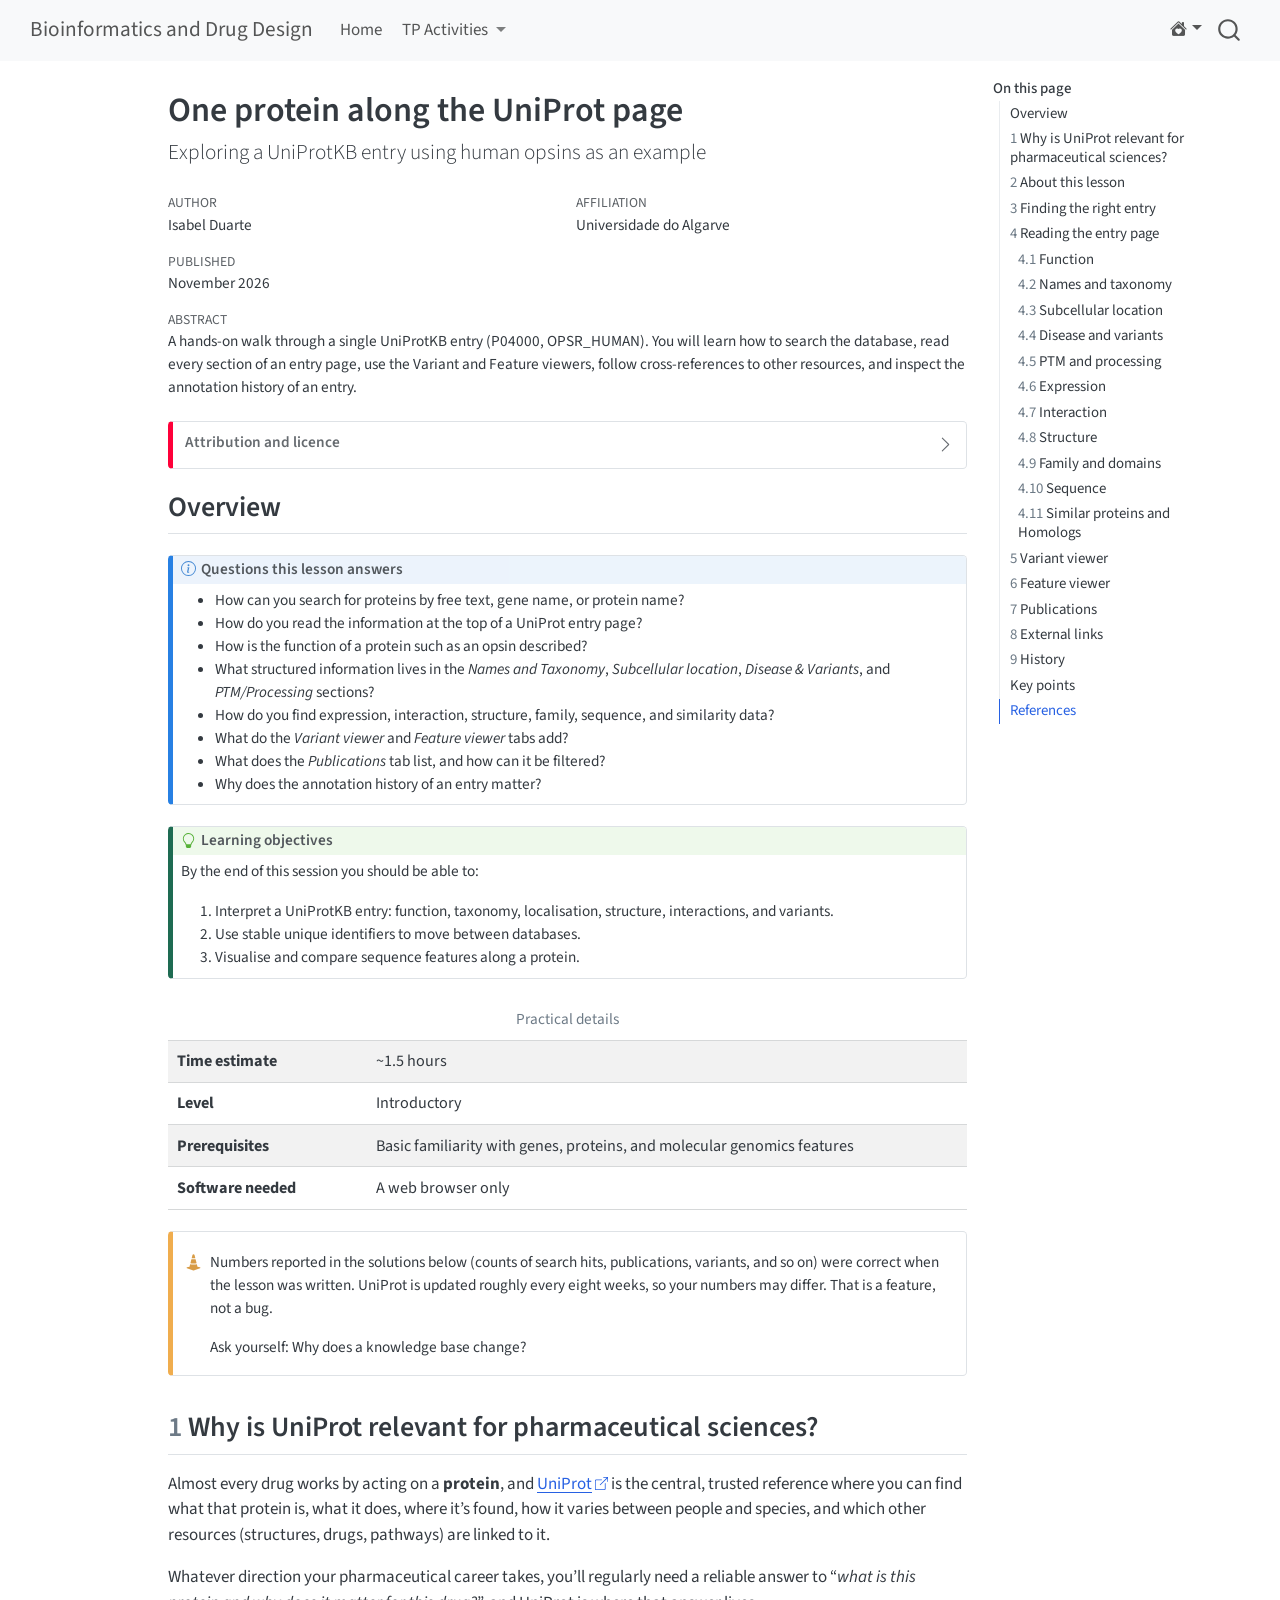
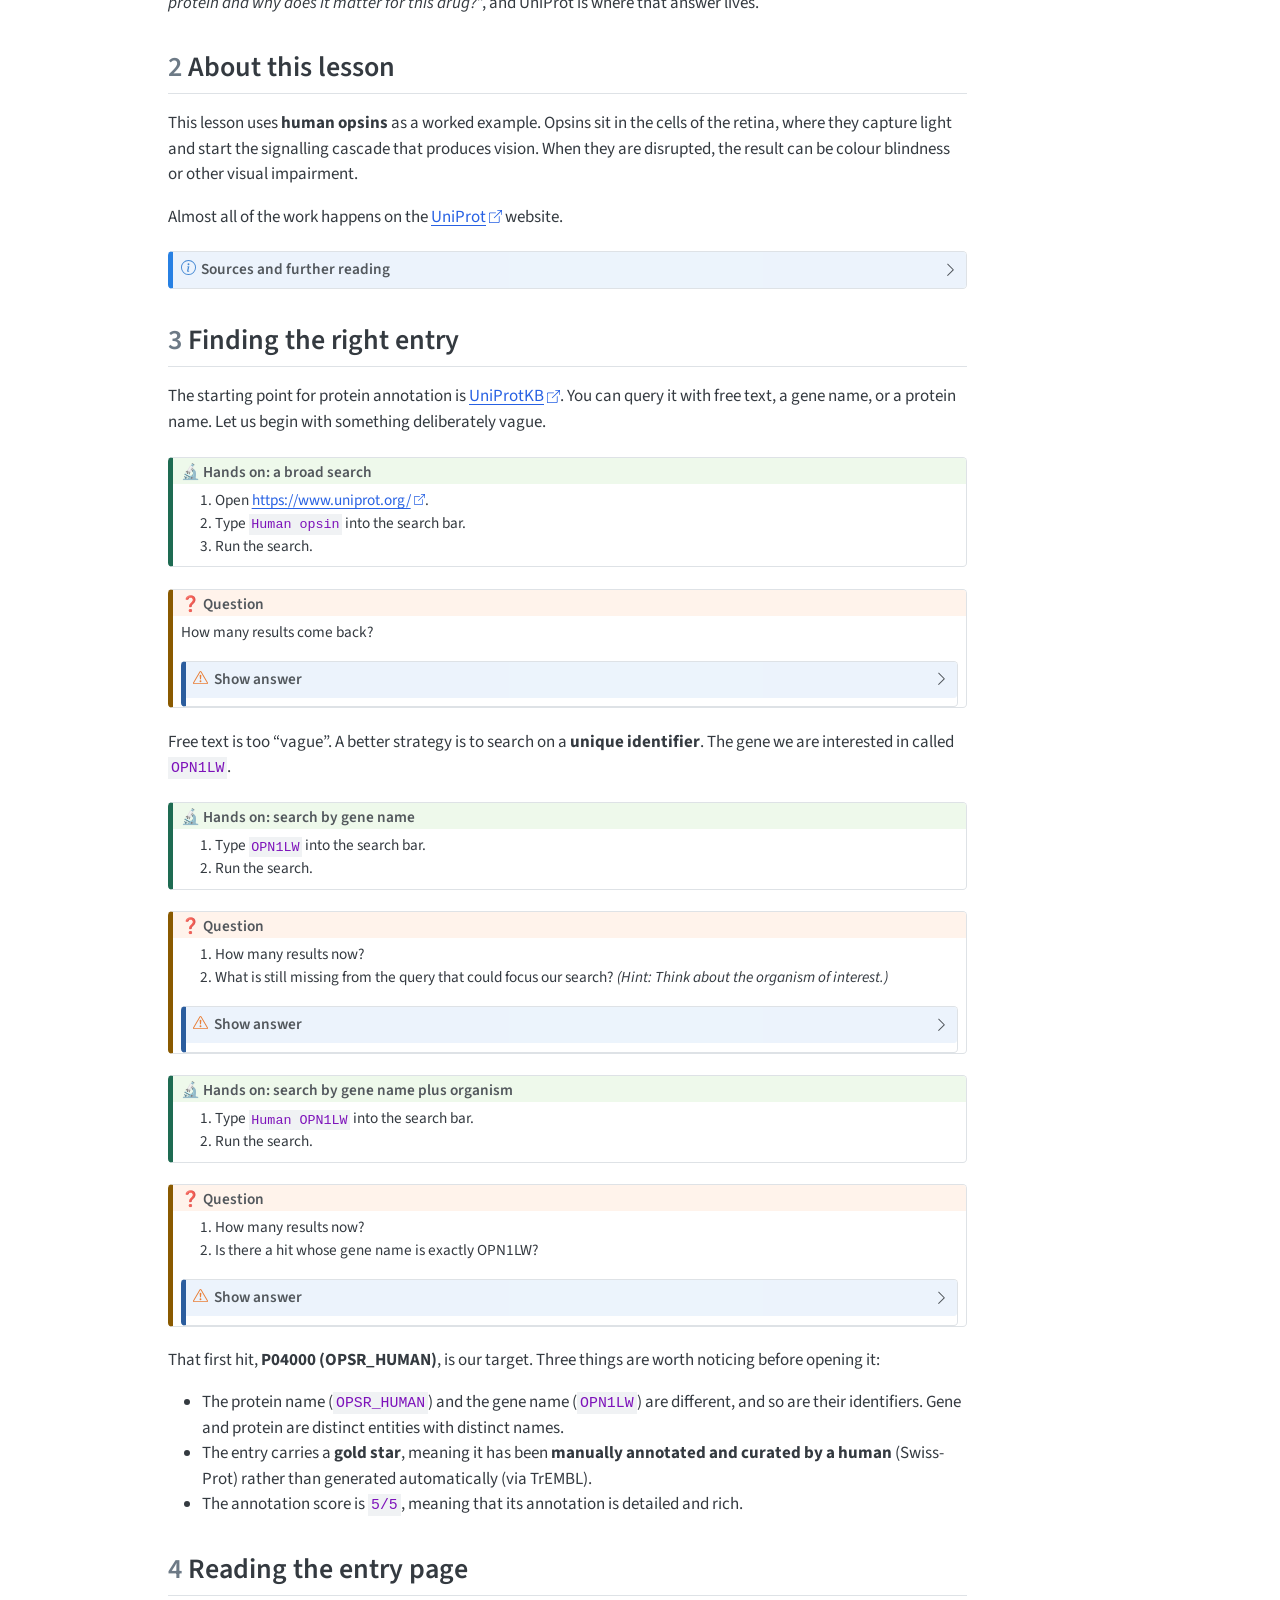
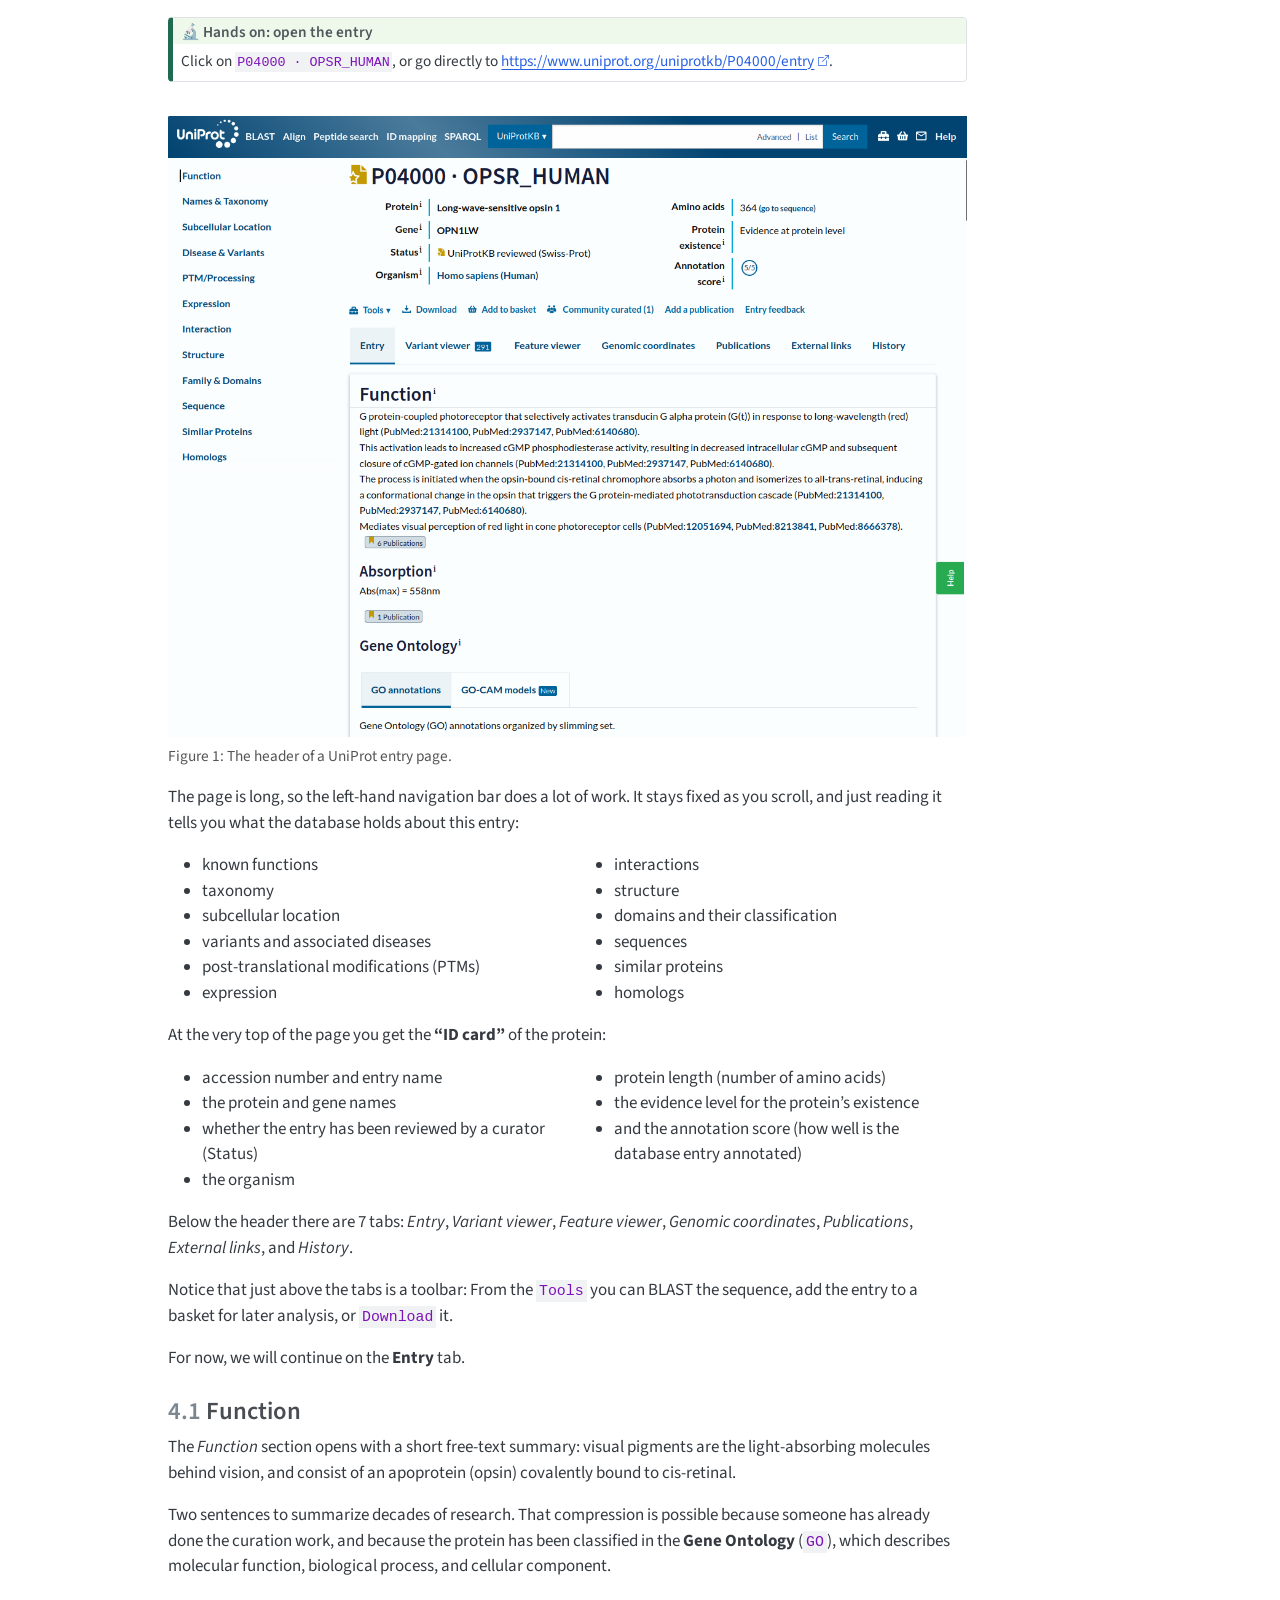
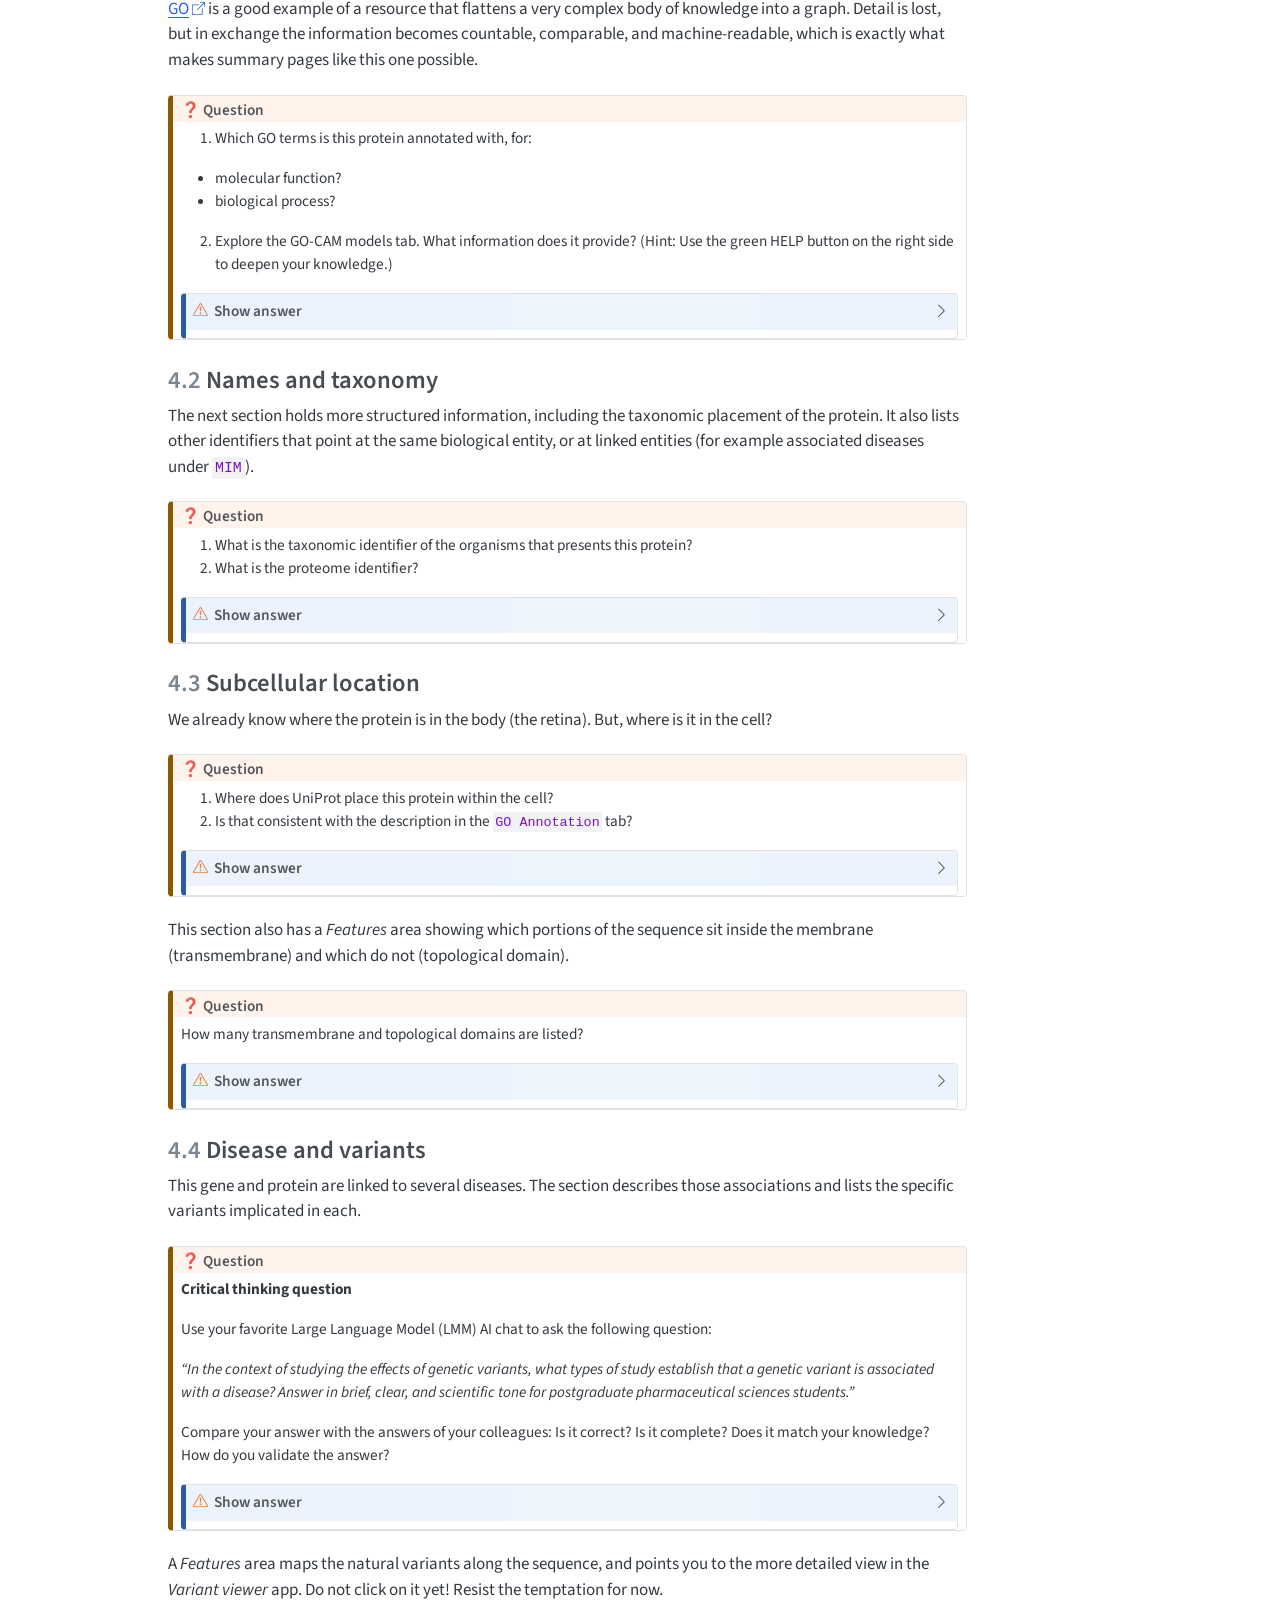
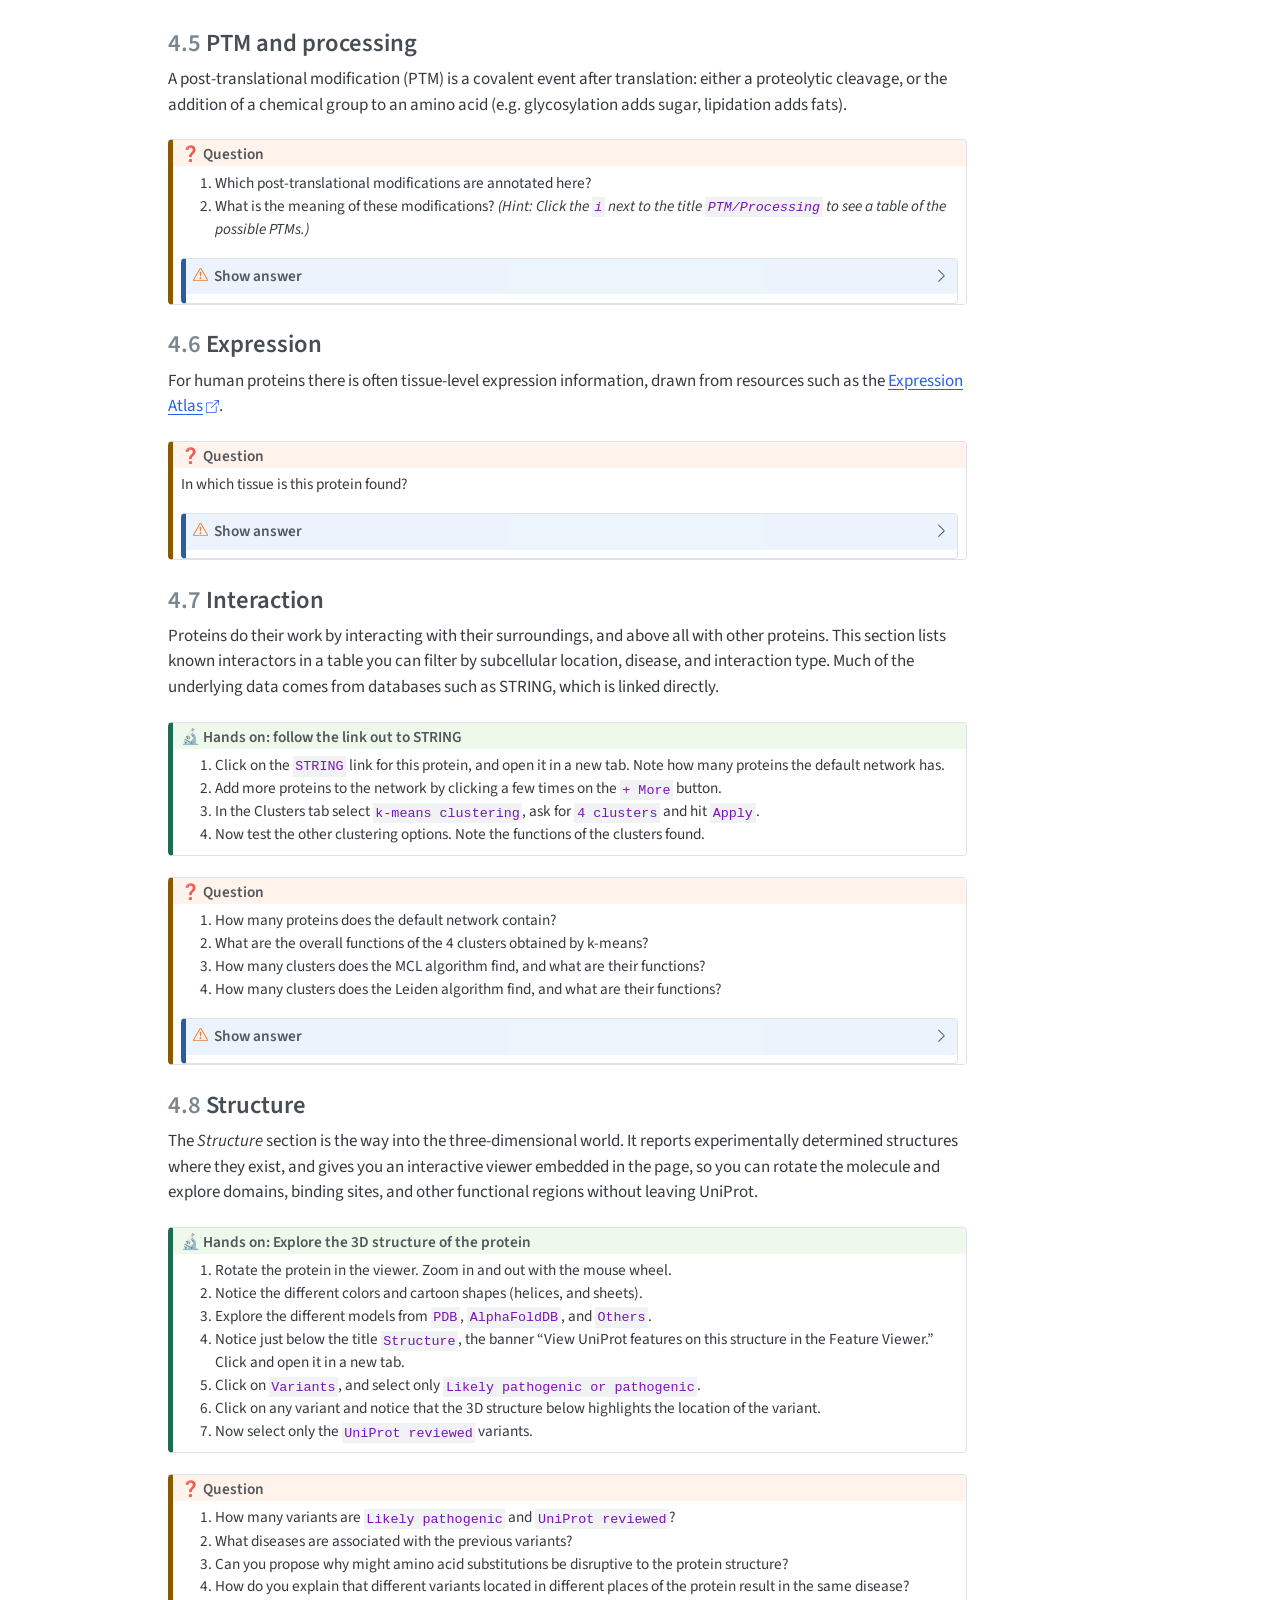
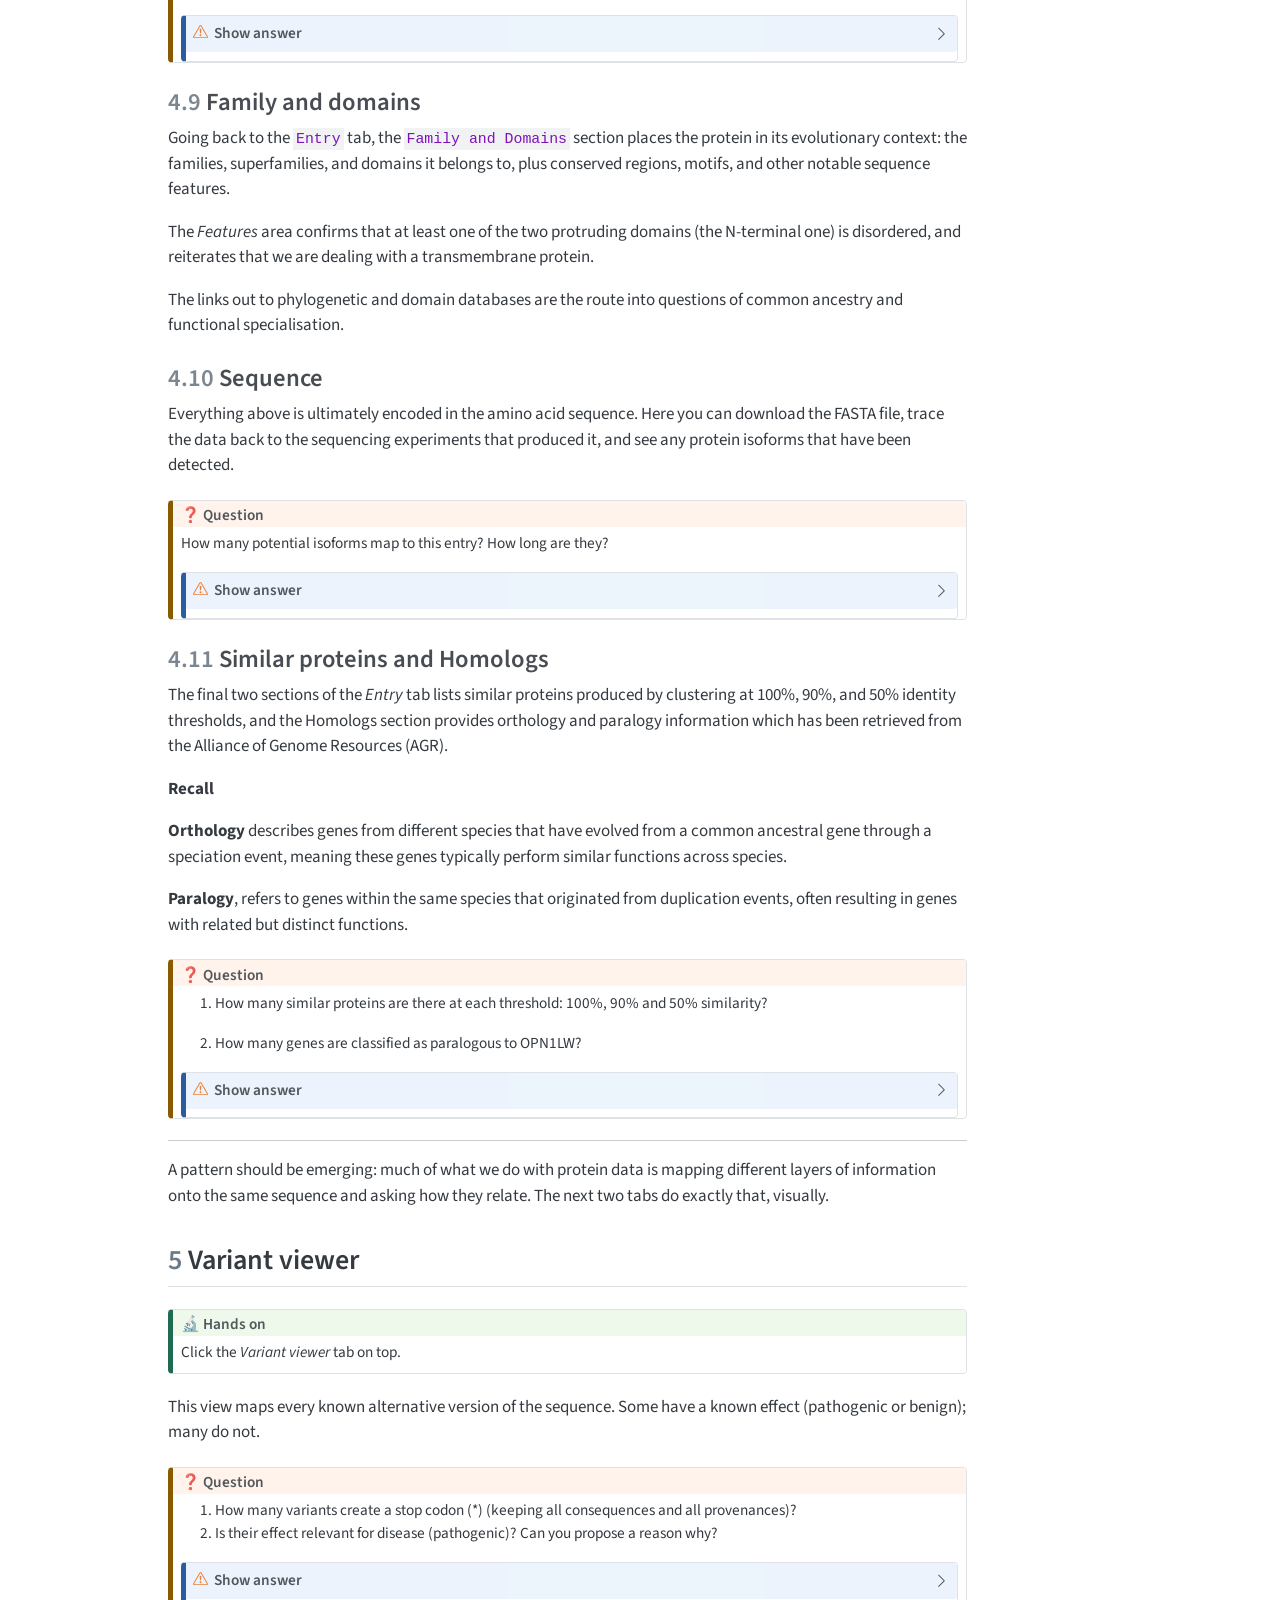
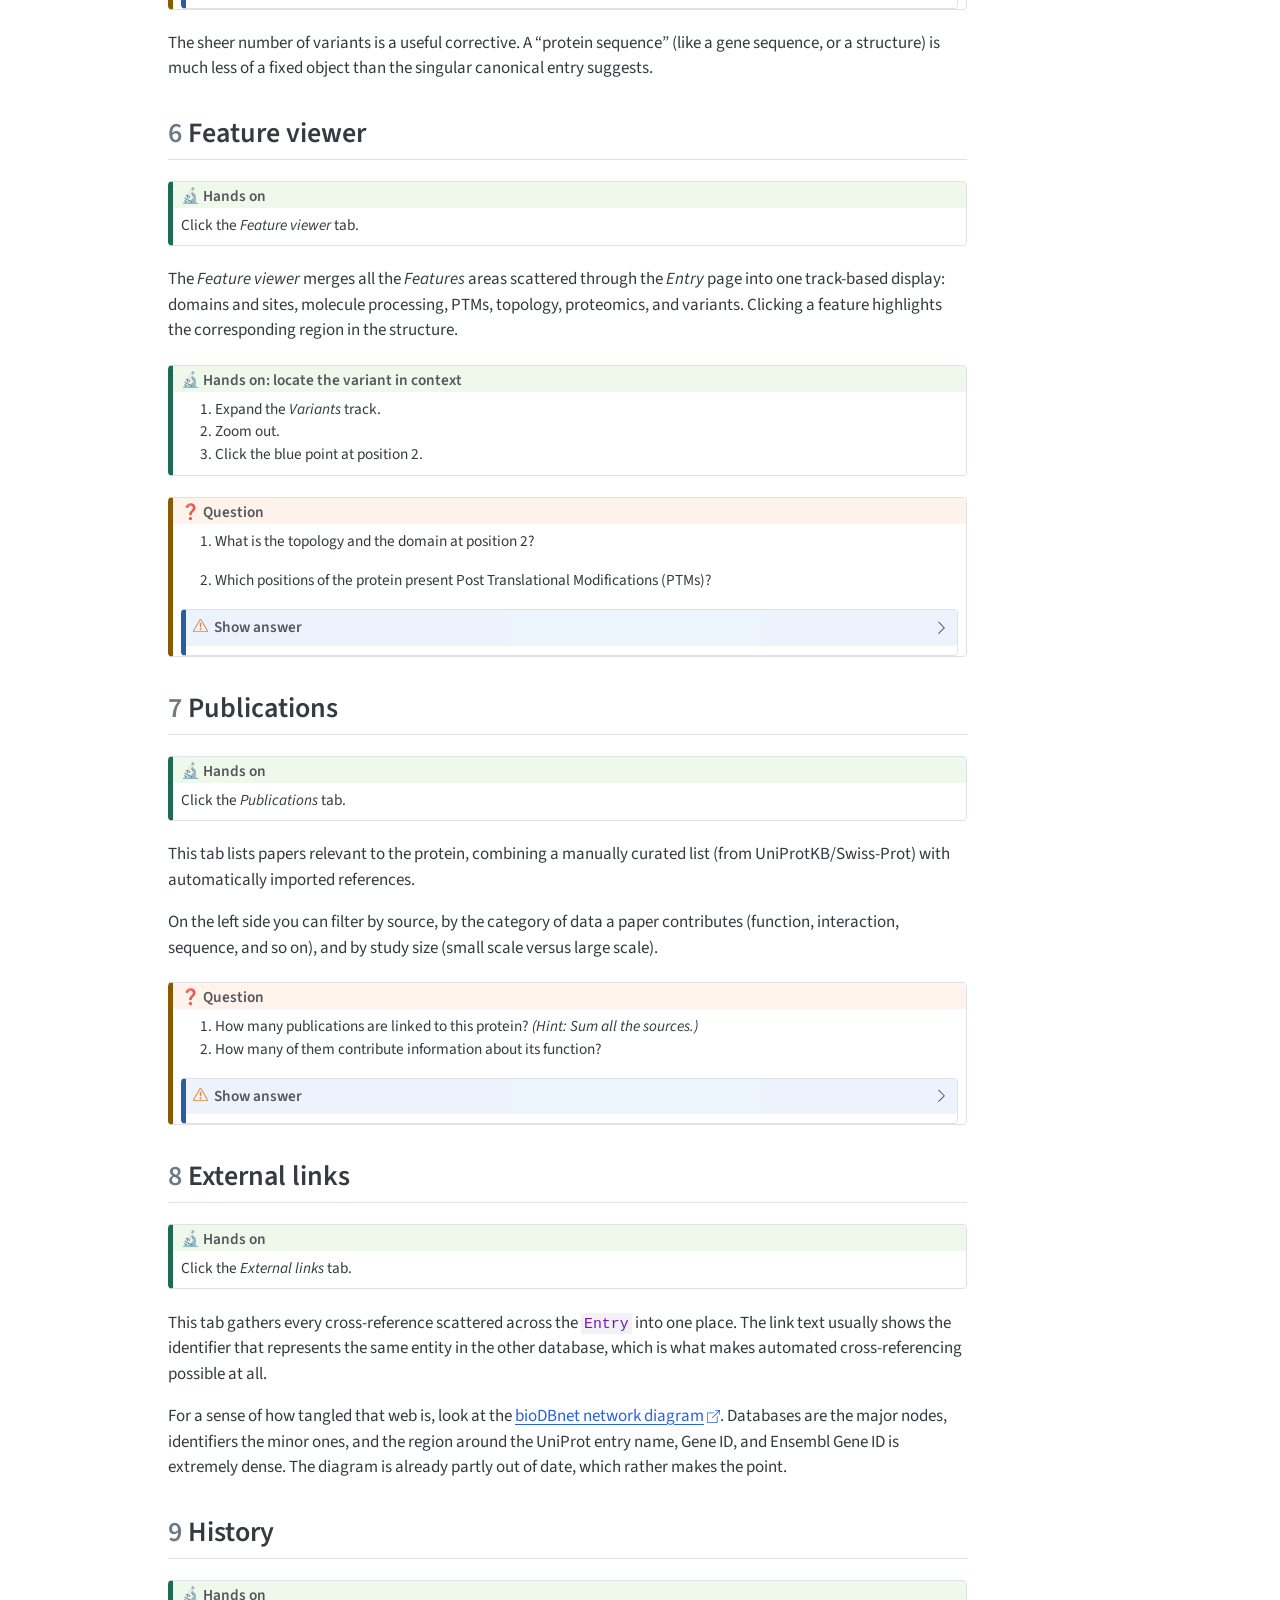
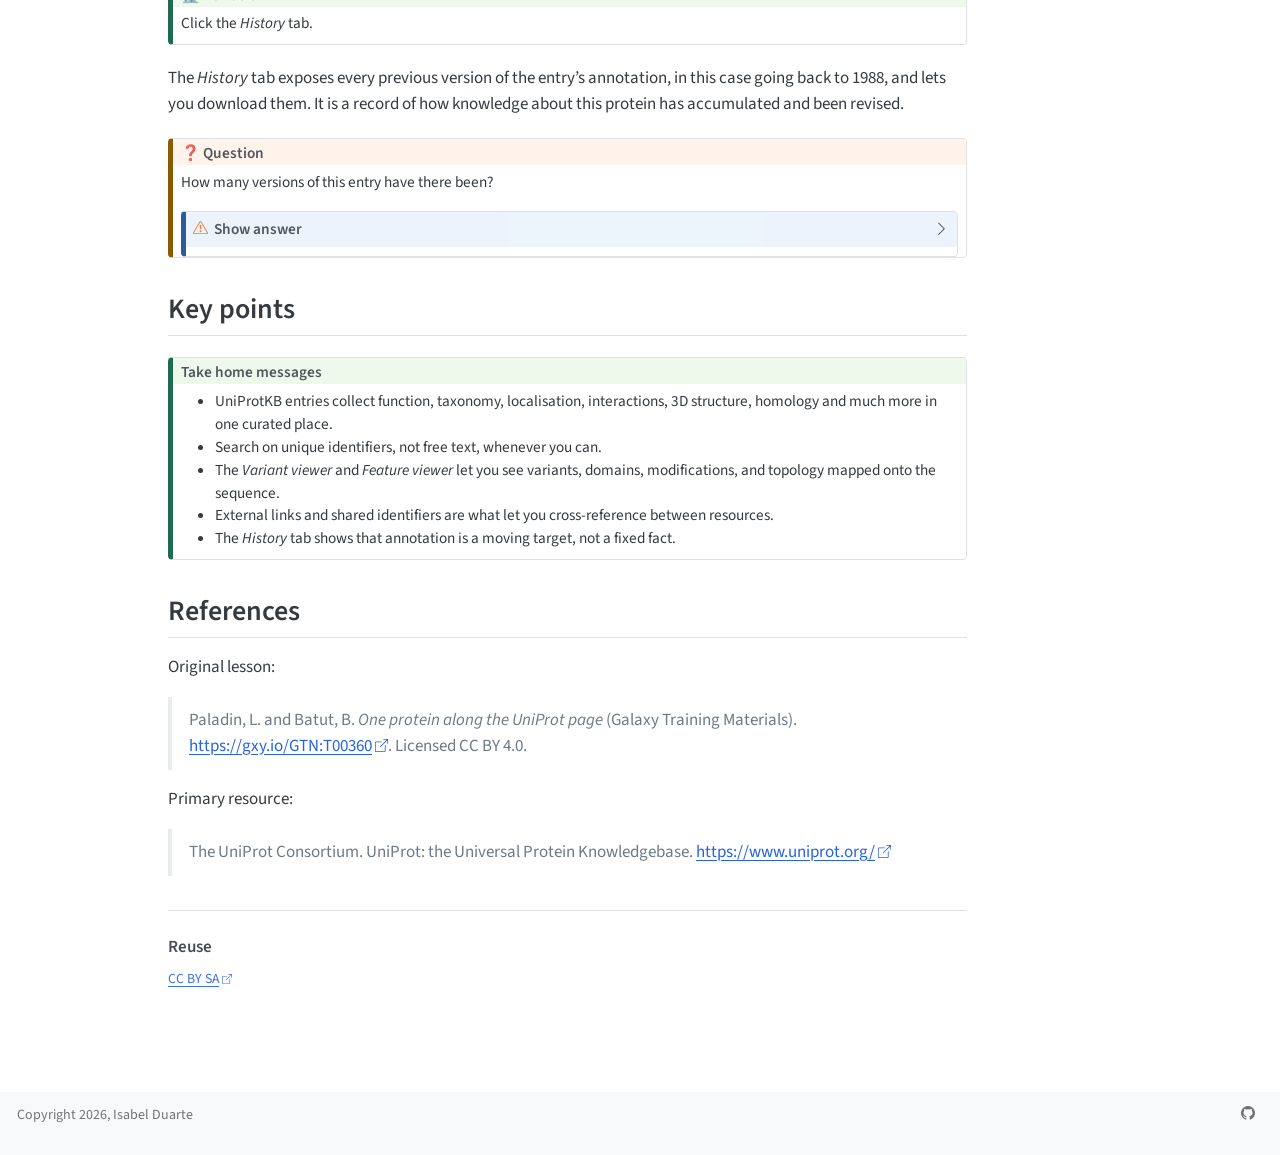
<file: docs/3.uniprot-tutorial.html>
<!DOCTYPE html>
<html xmlns="http://www.w3.org/1999/xhtml" lang="en" xml:lang="en"><head>

<meta charset="utf-8">
<meta name="generator" content="quarto-1.10.18">

<meta name="viewport" content="width=device-width, initial-scale=1.0, user-scalable=yes">

<meta name="author" content="Isabel Duarte">

<title>One protein along the UniProt page – Bioinformatics and Drug Design</title>
<style>
/* Default styles provided by pandoc.
** See https://pandoc.org/MANUAL.html#variables-for-html for config info.
*/
span.smallcaps{font-variant: small-caps;}
div.columns{display: flex; gap: 1.5em;}
div.column{flex: auto;}
@media screen {
div.columns{gap: min(4vw, 1.5em);}
div.column{overflow-x: auto;}
}
div.hanging-indent{margin-left: 1.5em; text-indent: -1.5em;}
ul.task-list{list-style: none;}
ul.task-list li input[type="checkbox"] {
  width: 0.8em;
  margin: 0 0.8em 0.2em -1em; /* quarto-specific, see https://github.com/quarto-dev/quarto-cli/issues/4556 */ 
  vertical-align: middle;
}
</style>


<script src="site_libs/quarto-nav/quarto-nav.js"></script>
<script src="site_libs/quarto-nav/headroom.min.js"></script>
<script src="site_libs/clipboard/clipboard.min.js"></script>
<script src="site_libs/quarto-search/autocomplete.umd.js"></script>
<script src="site_libs/quarto-search/fuse.min.js"></script>
<script src="site_libs/quarto-search/quarto-search.js"></script>
<meta name="quarto:offset" content="./">
<script src="site_libs/quarto-html/quarto.js" type="module"></script>
<script src="site_libs/quarto-html/tabsets/tabsets.js" type="module"></script>
<script src="site_libs/quarto-html/popper.min.js"></script>
<script src="site_libs/quarto-html/tippy.umd.min.js"></script>
<script src="site_libs/quarto-html/anchor.min.js"></script>
<link href="site_libs/quarto-html/tippy.css" rel="stylesheet">
<link href="site_libs/quarto-html/quarto-syntax-highlighting-64a204ab8560d761af7679ceaba22944.css" rel="stylesheet" id="quarto-text-highlighting-styles">
<script src="site_libs/bootstrap/bootstrap.min.js"></script>
<link href="site_libs/bootstrap/bootstrap-icons.css" rel="stylesheet">
<link href="site_libs/bootstrap/bootstrap-83ab476c863e17697e9685ff7eb1a190.min.css" rel="stylesheet" append-hash="true" id="quarto-bootstrap" data-mode="light">
<script id="quarto-search-options" type="application/json">{
  "location": "navbar",
  "copy-button": false,
  "collapse-after": 3,
  "panel-placement": "end",
  "type": "overlay",
  "limit": 50,
  "keyboard-shortcut": [
    "f",
    "/",
    "s"
  ],
  "show-item-context": false,
  "language": {
    "search-no-results-text": "No results",
    "search-matching-documents-text": "matching documents",
    "search-copy-link-title": "Copy link to search",
    "search-hide-matches-text": "Hide additional matches",
    "search-more-match-text": "more match in this document",
    "search-more-matches-text": "more matches in this document",
    "search-clear-button-title": "Clear",
    "search-text-placeholder": "",
    "search-detached-cancel-button-title": "Cancel",
    "search-submit-button-title": "Submit",
    "search-label": "Search"
  }
}</script>
<style>html{ scroll-behavior: smooth; }</style>


<link rel="stylesheet" href="styles.css">
</head>

<body class="nav-fixed quarto-light">

<div id="quarto-search-results"></div>
  <header id="quarto-header" class="headroom fixed-top">
    <nav class="navbar navbar-expand-lg " data-bs-theme="dark">
      <div class="navbar-container container-fluid">
      <div class="navbar-brand-container mx-auto">
    <a class="navbar-brand" href="./index.html">
    <span class="navbar-title">Bioinformatics and Drug Design</span>
    </a>
  </div>
            <div id="quarto-search" class="" title="Search"></div>
          <button class="navbar-toggler" type="button" data-bs-toggle="collapse" data-bs-target="#navbarCollapse" aria-controls="navbarCollapse" role="menu" aria-expanded="false" aria-label="Toggle navigation" onclick="if (window.quartoToggleHeadroom) { window.quartoToggleHeadroom(); }">
  <span class="navbar-toggler-icon"></span>
</button>
          <div class="collapse navbar-collapse" id="navbarCollapse">
            <ul class="navbar-nav navbar-nav-scroll me-auto">
  <li class="nav-item">
    <a class="nav-link" href="./index.html"> 
<span class="menu-text">Home</span></a>
  </li>  
  <li class="nav-item dropdown ">
    <a class="nav-link dropdown-toggle" href="#" id="nav-menu-tp-activities" role="link" data-bs-toggle="dropdown" aria-expanded="false">
 <span class="menu-text">TP Activities</span>
    </a>
    <ul class="dropdown-menu" aria-labelledby="nav-menu-tp-activities">    
        <li>
    <a class="dropdown-item" href="./1.bioinf-intro-tutorial.html">
 <span class="dropdown-text">Introduction to Bioinformatics</span></a>
  </li>  
        <li>
    <a class="dropdown-item" href="./2.ensembl-tutorial-part1.html">
 <span class="dropdown-text">Ensembl genes and transcripts | Part 1</span></a>
  </li>  
        <li>
    <a class="dropdown-item" href="./2.ensembl-tutorial-part2.html">
 <span class="dropdown-text">Ensembl genes and transcripts | Part 2</span></a>
  </li>  
        <li>
    <a class="dropdown-item" href="./3.uniprot-tutorial.html">
 <span class="dropdown-text">One protein along the UniProt page</span></a>
  </li>  
        <li>
    <a class="dropdown-item" href="./4.rcsb-pdb-tutorial.html">
 <span class="dropdown-text">One structure along the RCSB PDB page</span></a>
  </li>  
        <li>
    <a class="dropdown-item" href="./5.drugbank-tutorial-part1.html">
 <span class="dropdown-text">One drug along the DrugBank page</span></a>
  </li>  
        <li>
    <a class="dropdown-item" href="./5.escape-room-tp1.html">
 <span class="dropdown-text">DrugBank Escape Room | TP1</span></a>
  </li>  
        <li>
    <a class="dropdown-item" href="./5.escape-room-tp2.html">
 <span class="dropdown-text">DrugBank Escape Room | TP2</span></a>
  </li>  
        <li>
    <a class="dropdown-item" href="./6.clinpgx-tutorial.html">
 <span class="dropdown-text">ClinPGx | From genotype to prescription</span></a>
  </li>  
    </ul>
  </li>
</ul>
          </div> <!-- /navcollapse -->
            <div class="quarto-navbar-tools">
    <div class="dropdown">
      <a href="" title="" id="quarto-navigation-tool-dropdown-0" class="quarto-navigation-tool dropdown-toggle px-1" data-bs-toggle="dropdown" aria-expanded="false" role="link" aria-label=""><i class="bi bi-house-heart-fill"></i></a>
      <ul class="dropdown-menu" aria-labelledby="quarto-navigation-tool-dropdown-0">
          <li>
            <a class="dropdown-item quarto-navbar-tools-item" href="https://www.ualg.pt/">
            Universidade do Algarve
            </a>
          </li>
      </ul>
    </div>
</div>
      </div> <!-- /container-fluid -->
    </nav>
</header>
<!-- content -->
<div id="quarto-content" class="quarto-container page-columns page-rows-contents page-layout-article page-navbar">
<!-- sidebar -->
<!-- margin-sidebar -->
    <div id="quarto-margin-sidebar" class="sidebar margin-sidebar">
        <nav id="TOC" role="doc-toc" class="toc-active" data-toc-expanded="2">
    <h2 id="toc-title">On this page</h2>
   
  <ul>
  <li><a href="#overview" id="toc-overview" class="nav-link active" data-scroll-target="#overview">Overview</a></li>
  <li><a href="#sec-intro" id="toc-sec-intro" class="nav-link" data-scroll-target="#sec-intro"><span class="header-section-number">1</span> Why is UniProt relevant for pharmaceutical sciences?</a></li>
  <li><a href="#about-this-lesson" id="toc-about-this-lesson" class="nav-link" data-scroll-target="#about-this-lesson"><span class="header-section-number">2</span> About this lesson</a></li>
  <li><a href="#sec-search" id="toc-sec-search" class="nav-link" data-scroll-target="#sec-search"><span class="header-section-number">3</span> Finding the right entry</a></li>
  <li><a href="#sec-entry" id="toc-sec-entry" class="nav-link" data-scroll-target="#sec-entry"><span class="header-section-number">4</span> Reading the entry page</a>
  <ul class="collapse">
  <li><a href="#sec-function" id="toc-sec-function" class="nav-link" data-scroll-target="#sec-function"><span class="header-section-number">4.1</span> Function</a></li>
  <li><a href="#sec-names" id="toc-sec-names" class="nav-link" data-scroll-target="#sec-names"><span class="header-section-number">4.2</span> Names and taxonomy</a></li>
  <li><a href="#sec-location" id="toc-sec-location" class="nav-link" data-scroll-target="#sec-location"><span class="header-section-number">4.3</span> Subcellular location</a></li>
  <li><a href="#sec-disease" id="toc-sec-disease" class="nav-link" data-scroll-target="#sec-disease"><span class="header-section-number">4.4</span> Disease and variants</a></li>
  <li><a href="#sec-ptm" id="toc-sec-ptm" class="nav-link" data-scroll-target="#sec-ptm"><span class="header-section-number">4.5</span> PTM and processing</a></li>
  <li><a href="#sec-expression" id="toc-sec-expression" class="nav-link" data-scroll-target="#sec-expression"><span class="header-section-number">4.6</span> Expression</a></li>
  <li><a href="#sec-interaction" id="toc-sec-interaction" class="nav-link" data-scroll-target="#sec-interaction"><span class="header-section-number">4.7</span> Interaction</a></li>
  <li><a href="#sec-structure" id="toc-sec-structure" class="nav-link" data-scroll-target="#sec-structure"><span class="header-section-number">4.8</span> Structure</a></li>
  <li><a href="#sec-family" id="toc-sec-family" class="nav-link" data-scroll-target="#sec-family"><span class="header-section-number">4.9</span> Family and domains</a></li>
  <li><a href="#sec-sequence" id="toc-sec-sequence" class="nav-link" data-scroll-target="#sec-sequence"><span class="header-section-number">4.10</span> Sequence</a></li>
  <li><a href="#sec-similar" id="toc-sec-similar" class="nav-link" data-scroll-target="#sec-similar"><span class="header-section-number">4.11</span> Similar proteins and Homologs</a></li>
  </ul></li>
  <li><a href="#sec-variant-viewer" id="toc-sec-variant-viewer" class="nav-link" data-scroll-target="#sec-variant-viewer"><span class="header-section-number">5</span> Variant viewer</a></li>
  <li><a href="#sec-feature-viewer" id="toc-sec-feature-viewer" class="nav-link" data-scroll-target="#sec-feature-viewer"><span class="header-section-number">6</span> Feature viewer</a></li>
  <li><a href="#sec-publications" id="toc-sec-publications" class="nav-link" data-scroll-target="#sec-publications"><span class="header-section-number">7</span> Publications</a></li>
  <li><a href="#sec-external" id="toc-sec-external" class="nav-link" data-scroll-target="#sec-external"><span class="header-section-number">8</span> External links</a></li>
  <li><a href="#sec-history" id="toc-sec-history" class="nav-link" data-scroll-target="#sec-history"><span class="header-section-number">9</span> History</a></li>
  <li><a href="#key-points" id="toc-key-points" class="nav-link" data-scroll-target="#key-points">Key points</a></li>
  <li><a href="#references" id="toc-references" class="nav-link" data-scroll-target="#references">References</a></li>
  </ul>
</nav>
    </div>
<!-- main -->
<main class="content" id="quarto-document-content">

<header id="title-block-header" class="quarto-title-block default">
<div class="quarto-title">
<h1 class="title">One protein along the UniProt page</h1>
<p class="subtitle lead">Exploring a UniProtKB entry using human opsins as an example</p>
</div>


<div class="quarto-title-meta-author">
  <div class="quarto-title-meta-heading">Author</div>
  <div class="quarto-title-meta-heading">Affiliation</div>
  
    <div class="quarto-title-meta-contents">
    <p class="author">Isabel Duarte </p>
  </div>
  <div class="quarto-title-meta-contents">
        <p class="affiliation">
            Universidade do Algarve
          </p>
      </div>
  </div>

<div class="quarto-title-meta">

      
    <div>
    <div class="quarto-title-meta-heading">Published</div>
    <div class="quarto-title-meta-contents">
      <p class="date">November 2026</p>
    </div>
  </div>
  
    
  </div>
  
<div>
  <div class="abstract">
    <div class="block-title">Abstract</div>
    <p>A hands-on walk through a single UniProtKB entry (P04000, OPSR_HUMAN). You will learn how to search the database, read every section of an entry page, use the Variant and Feature viewers, follow cross-references to other resources, and inspect the annotation history of an entry.</p>
  </div>
</div>


</header>


<div class="callout callout-style-simple callout-important no-icon callout-titled">
<div class="callout-header d-flex align-content-center collapsed" data-bs-toggle="collapse" data-bs-target=".callout-1-contents" aria-controls="callout-1" aria-expanded="false" aria-label="Toggle callout">
<div class="callout-icon-container">
<i class="callout-icon no-icon"></i>
</div>
<div class="callout-title-container flex-fill">
<span class="screen-reader-only">Important</span>Attribution and licence
</div>
<div class="callout-btn-toggle d-inline-block border-0 py-1 ps-1 pe-0 float-end"><i class="callout-toggle"></i></div>
</div>
<div id="callout-1" class="callout-1-contents callout-collapse collapse">
<div class="callout-body-container callout-body">
<p>This lesson is adapted from <strong>“One protein along the UniProt page”</strong> by Lisanna Paladin and Bérénice Batut, Galaxy Training Network, published under a <a href="https://creativecommons.org/licenses/by/4.0/">Creative Commons Attribution 4.0 International licence</a>. Original material: <a href="https://gxy.io/GTN:T00360" class="uri">https://gxy.io/GTN:T00360</a>.</p>
<p>The text below has been rewritten and reorganised for this course. Any errors introduced in adaptation are mine, not the original authors’.</p>
</div>
</div>
</div>
<section id="overview" class="level2 unnumbered">
<h2 class="unnumbered anchored" data-anchor-id="overview">Overview</h2>
<div class="callout callout-style-default callout-note callout-titled">
<div class="callout-header d-flex align-content-center">
<div class="callout-icon-container">
<i class="callout-icon"></i>
</div>
<div class="callout-title-container flex-fill">
<span class="screen-reader-only">Note</span>Questions this lesson answers
</div>
</div>
<div class="callout-body-container callout-body">
<ul>
<li>How can you search for proteins by free text, gene name, or protein name?</li>
<li>How do you read the information at the top of a UniProt entry page?</li>
<li>How is the function of a protein such as an opsin described?</li>
<li>What structured information lives in the <em>Names and Taxonomy</em>, <em>Subcellular location</em>, <em>Disease &amp; Variants</em>, and <em>PTM/Processing</em> sections?</li>
<li>How do you find expression, interaction, structure, family, sequence, and similarity data?</li>
<li>What do the <em>Variant viewer</em> and <em>Feature viewer</em> tabs add?</li>
<li>What does the <em>Publications</em> tab list, and how can it be filtered?</li>
<li>Why does the annotation history of an entry matter?</li>
</ul>
</div>
</div>
<div class="callout callout-style-default callout-tip callout-titled">
<div class="callout-header d-flex align-content-center">
<div class="callout-icon-container">
<i class="callout-icon"></i>
</div>
<div class="callout-title-container flex-fill">
<span class="screen-reader-only">Tip</span>Learning objectives
</div>
</div>
<div class="callout-body-container callout-body">
<p>By the end of this session you should be able to:</p>
<ol type="1">
<li>Interpret a UniProtKB entry: function, taxonomy, localisation, structure, interactions, and variants.</li>
<li>Use stable unique identifiers to move between databases.</li>
<li>Visualise and compare sequence features along a protein.</li>
</ol>
</div>
</div>
<table class="table-striped table-hover caption-top table">
<caption>Practical details</caption>
<colgroup>
<col style="width: 25%">
<col style="width: 75%">
</colgroup>
<tbody>
<tr class="odd">
<td><strong>Time estimate</strong></td>
<td>~1.5 hours</td>
</tr>
<tr class="even">
<td><strong>Level</strong></td>
<td>Introductory</td>
</tr>
<tr class="odd">
<td><strong>Prerequisites</strong></td>
<td>Basic familiarity with genes, proteins, and molecular genomics features</td>
</tr>
<tr class="even">
<td><strong>Software needed</strong></td>
<td>A web browser only</td>
</tr>
</tbody>
</table>
<div class="callout callout-style-simple callout-caution">
<div class="callout-body d-flex">
<div class="callout-icon-container">
<i class="callout-icon"></i>
</div>
<div class="callout-body-container">
<p>Numbers reported in the solutions below (counts of search hits, publications, variants, and so on) were correct when the lesson was written. UniProt is updated roughly every eight weeks, so your numbers may differ. That is a feature, not a bug.</p>
<p>Ask yourself: Why does a knowledge base change?</p>
</div>
</div>
</div>
</section>
<section id="sec-intro" class="level2" data-number="1">
<h2 data-number="1" class="anchored" data-anchor-id="sec-intro"><span class="header-section-number">1</span> Why is UniProt relevant for pharmaceutical sciences?</h2>
<p>Almost every drug works by acting on a <strong>protein</strong>, and <a href="https://www.uniprot.org">UniProt</a> is the central, trusted reference where you can find what that protein is, what it does, where it’s found, how it varies between people and species, and which other resources (structures, drugs, pathways) are linked to it.</p>
<p>Whatever direction your pharmaceutical career takes, you’ll regularly need a reliable answer to “<em>what is this protein and why does it matter for this drug?</em>”, and UniProt is where that answer lives.</p>
</section>
<section id="about-this-lesson" class="level2" data-number="2">
<h2 data-number="2" class="anchored" data-anchor-id="about-this-lesson"><span class="header-section-number">2</span> About this lesson</h2>
<p>This lesson uses <strong>human opsins</strong> as a worked example. Opsins sit in the cells of the retina, where they capture light and start the signalling cascade that produces vision. When they are disrupted, the result can be colour blindness or other visual impairment.</p>
<p>Almost all of the work happens on the <a href="https://www.uniprot.org">UniProt</a> website.</p>
<div class="callout callout-style-default callout-note callout-titled">
<div class="callout-header d-flex align-content-center collapsed" data-bs-toggle="collapse" data-bs-target=".callout-4-contents" aria-controls="callout-4" aria-expanded="false" aria-label="Toggle callout">
<div class="callout-icon-container">
<i class="callout-icon"></i>
</div>
<div class="callout-title-container flex-fill">
<span class="screen-reader-only">Note</span>Sources and further reading
</div>
<div class="callout-btn-toggle d-inline-block border-0 py-1 ps-1 pe-0 float-end"><i class="callout-toggle"></i></div>
</div>
<div id="callout-4" class="callout-4-contents callout-collapse collapse">
<div class="callout-body-container callout-body">
<p>The original Galaxy Training Network lesson drew on the UniProt help page <a href="https://www.uniprot.org/help/explore_uniprotkb_entry">Explore UniProtKB entry</a>, and chose the topic following Gale Rhodes’ <a href="https://spdbv.unil.ch/TheMolecularLevel/Matics/index.html">Bioinformatics Tutorial</a>. The latter can no longer be followed step by step (the resources have changed too much) but is still a good source of background on opsins and on building structural models from evolutionary information.</p>
</div>
</div>
</div>
</section>
<section id="sec-search" class="level2" data-number="3">
<h2 data-number="3" class="anchored" data-anchor-id="sec-search"><span class="header-section-number">3</span> Finding the right entry</h2>
<p>The starting point for protein annotation is <a href="https://www.uniprot.org/">UniProtKB</a>. You can query it with free text, a gene name, or a protein name. Let us begin with something deliberately vague.</p>
<div class="callout callout-style-default callout-tip no-icon callout-titled">
<div class="callout-header d-flex align-content-center">
<div class="callout-icon-container">
<i class="callout-icon no-icon"></i>
</div>
<div class="callout-title-container flex-fill">
<span class="screen-reader-only">Tip</span>🔬 Hands on: a broad search
</div>
</div>
<div class="callout-body-container callout-body">
<ol type="1">
<li>Open <a href="https://www.uniprot.org/" class="uri">https://www.uniprot.org/</a>.</li>
<li>Type <code>Human opsin</code> into the search bar.</li>
<li>Run the search.</li>
</ol>
</div>
</div>
<div class="callout callout-style-default callout-warning no-icon callout-titled">
<div class="callout-header d-flex align-content-center">
<div class="callout-icon-container">
<i class="callout-icon no-icon"></i>
</div>
<div class="callout-title-container flex-fill">
<span class="screen-reader-only">Warning</span>❓ Question
</div>
</div>
<div class="callout-body-container callout-body">
<p>How many results come back?</p>
<div class="callout callout-style-default callout-note callout-titled" title="Show answer">
<div class="callout-header d-flex align-content-center collapsed" data-bs-toggle="collapse" data-bs-target=".callout-6-contents" aria-controls="callout-6" aria-expanded="false" aria-label="Toggle callout">
<div class="callout-icon-container">
<i class="callout-icon"></i>
</div>
<div class="callout-title-container flex-fill">
<span class="screen-reader-only">Note</span>Show answer
</div>
<div class="callout-btn-toggle d-inline-block border-0 py-1 ps-1 pe-0 float-end"><i class="callout-toggle"></i></div>
</div>
<div id="callout-6" class="callout-6-contents callout-collapse collapse">
<div class="callout-body-container callout-body">
<p>Around 524 (at the time of creating this tutorial). Far too many to inspect by hand, even though (spoiler alert) the entry we want is near the top.</p>
</div>
</div>
</div>
</div>
</div>
<p>Free text is too “vague”. A better strategy is to search on a <strong>unique identifier</strong>. The gene we are interested in called <code>OPN1LW</code>.</p>
<div class="callout callout-style-default callout-tip no-icon callout-titled">
<div class="callout-header d-flex align-content-center">
<div class="callout-icon-container">
<i class="callout-icon no-icon"></i>
</div>
<div class="callout-title-container flex-fill">
<span class="screen-reader-only">Tip</span>🔬 Hands on: search by gene name
</div>
</div>
<div class="callout-body-container callout-body">
<ol type="1">
<li>Type <code>OPN1LW</code> into the search bar.</li>
<li>Run the search.</li>
</ol>
</div>
</div>
<div class="callout callout-style-default callout-warning no-icon callout-titled">
<div class="callout-header d-flex align-content-center">
<div class="callout-icon-container">
<i class="callout-icon no-icon"></i>
</div>
<div class="callout-title-container flex-fill">
<span class="screen-reader-only">Warning</span>❓ Question
</div>
</div>
<div class="callout-body-container callout-body">
<ol type="1">
<li>How many results now?</li>
<li>What is still missing from the query that could focus our search? <em>(Hint: Think about the organism of interest.)</em></li>
</ol>
<div class="callout callout-style-default callout-note callout-titled" title="Show answer">
<div class="callout-header d-flex align-content-center collapsed" data-bs-toggle="collapse" data-bs-target=".callout-9-contents" aria-controls="callout-9" aria-expanded="false" aria-label="Toggle callout">
<div class="callout-icon-container">
<i class="callout-icon"></i>
</div>
<div class="callout-title-container flex-fill">
<span class="screen-reader-only">Note</span>Show answer
</div>
<div class="callout-btn-toggle d-inline-block border-0 py-1 ps-1 pe-0 float-end"><i class="callout-toggle"></i></div>
</div>
<div id="callout-9" class="callout-9-contents callout-collapse collapse">
<div class="callout-body-container callout-body">
<ol type="1">
<li>Over 240 results (at the time of creating this tutorial).</li>
<li>Human is our organism of interest. The same gene name is used across many species, so by adding <code>Human</code> to the query, we restrict the search.</li>
</ol>
</div>
</div>
</div>
</div>
</div>
<div class="callout callout-style-default callout-tip no-icon callout-titled">
<div class="callout-header d-flex align-content-center">
<div class="callout-icon-container">
<i class="callout-icon no-icon"></i>
</div>
<div class="callout-title-container flex-fill">
<span class="screen-reader-only">Tip</span>🔬 Hands on: search by gene name plus organism
</div>
</div>
<div class="callout-body-container callout-body">
<ol type="1">
<li>Type <code>Human OPN1LW</code> into the search bar.</li>
<li>Run the search.</li>
</ol>
</div>
</div>
<div class="callout callout-style-default callout-warning no-icon callout-titled">
<div class="callout-header d-flex align-content-center">
<div class="callout-icon-container">
<i class="callout-icon no-icon"></i>
</div>
<div class="callout-title-container flex-fill">
<span class="screen-reader-only">Warning</span>❓ Question
</div>
</div>
<div class="callout-body-container callout-body">
<ol type="1">
<li>How many results now?</li>
<li>Is there a hit whose gene name is exactly OPN1LW?</li>
</ol>
<div class="callout callout-style-default callout-note callout-titled" title="Show answer">
<div class="callout-header d-flex align-content-center collapsed" data-bs-toggle="collapse" data-bs-target=".callout-12-contents" aria-controls="callout-12" aria-expanded="false" aria-label="Toggle callout">
<div class="callout-icon-container">
<i class="callout-icon"></i>
</div>
<div class="callout-title-container flex-fill">
<span class="screen-reader-only">Note</span>Show answer
</div>
<div class="callout-btn-toggle d-inline-block border-0 py-1 ps-1 pe-0 float-end"><i class="callout-toggle"></i></div>
</div>
<div id="callout-12" class="callout-12-contents callout-collapse collapse">
<div class="callout-body-container callout-body">
<ol type="1">
<li>8 results! (at the time of creating this tutorial).</li>
<li>Yes, the first hit carries the label <code>Gene: OPN1LW, RCP</code>.</li>
</ol>
</div>
</div>
</div>
</div>
</div>
<p>That first hit, <strong>P04000 (OPSR_HUMAN)</strong>, is our target. Three things are worth noticing before opening it:</p>
<ul>
<li>The protein name (<code>OPSR_HUMAN</code>) and the gene name (<code>OPN1LW</code>) are different, and so are their identifiers. Gene and protein are distinct entities with distinct names.</li>
<li>The entry carries a <strong>gold star</strong>, meaning it has been <strong>manually annotated and curated by a human</strong> (Swiss-Prot) rather than generated automatically (via TrEMBL).</li>
<li>The annotation score is <code>5/5</code>, meaning that its annotation is detailed and rich.</li>
</ul>
</section>
<section id="sec-entry" class="level2" data-number="4">
<h2 data-number="4" class="anchored" data-anchor-id="sec-entry"><span class="header-section-number">4</span> Reading the entry page</h2>
<div class="callout callout-style-default callout-tip no-icon callout-titled">
<div class="callout-header d-flex align-content-center">
<div class="callout-icon-container">
<i class="callout-icon no-icon"></i>
</div>
<div class="callout-title-container flex-fill">
<span class="screen-reader-only">Tip</span>🔬 Hands on: open the entry
</div>
</div>
<div class="callout-body-container callout-body">
<p>Click on <code>P04000 · OPSR_HUMAN</code>, or go directly to <a href="https://www.uniprot.org/uniprotkb/P04000/entry" class="uri">https://www.uniprot.org/uniprotkb/P04000/entry</a>.</p>
</div>
</div>
<div id="fig-uniprot" class="quarto-float quarto-figure quarto-figure-center anchored" alt="Screenshot of the UniProt entry page header for P04000.">
<figure class="quarto-float quarto-float-fig figure">
<div aria-describedby="fig-uniprot-caption-0ceaefa1-69ba-4598-a22c-09a6ac19f8ca">
<img src="images/uniprot_opsin_1.png" class="img-fluid figure-img" alt="Screenshot of the UniProt entry page header for P04000.">
</div>
<figcaption class="quarto-float-caption-bottom quarto-float-caption quarto-float-fig" id="fig-uniprot-caption-0ceaefa1-69ba-4598-a22c-09a6ac19f8ca">
Figure&nbsp;1: The header of a UniProt entry page.
</figcaption>
</figure>
</div>
<p>The page is long, so the left-hand navigation bar does a lot of work. It stays fixed as you scroll, and just reading it tells you what the database holds about this entry:</p>
<div class="grid">
<div class="g-col-6">
<ul>
<li>known functions</li>
<li>taxonomy</li>
<li>subcellular location</li>
<li>variants and associated diseases</li>
<li>post-translational modifications (PTMs)</li>
<li>expression</li>
</ul>
</div>
<div class="g-col-6">
<ul>
<li>interactions</li>
<li>structure</li>
<li>domains and their classification</li>
<li>sequences</li>
<li>similar proteins</li>
<li>homologs</li>
</ul>
</div>
</div>
<p>At the very top of the page you get the <strong>“ID card”</strong> of the protein:</p>
<div class="grid">
<div class="g-col-6">
<ul>
<li>accession number and entry name</li>
<li>the protein and gene names</li>
<li>whether the entry has been reviewed by a curator (Status)</li>
<li>the organism</li>
</ul>
</div>
<div class="g-col-6">
<ul>
<li>protein length (number of amino acids)</li>
<li>the evidence level for the protein’s existence</li>
<li>and the annotation score (how well is the database entry annotated)</li>
</ul>
</div>
</div>
<p>Below the header there are 7 tabs: <em>Entry</em>, <em>Variant viewer</em>, <em>Feature viewer</em>, <em>Genomic coordinates</em>, <em>Publications</em>, <em>External links</em>, and <em>History</em>.</p>
<p>Notice that just above the tabs is a toolbar: From the <code>Tools</code> you can BLAST the sequence, add the entry to a basket for later analysis, or <code>Download</code> it.</p>
<p>For now, we will continue on the <strong>Entry</strong> tab.</p>
<section id="sec-function" class="level3" data-number="4.1">
<h3 data-number="4.1" class="anchored" data-anchor-id="sec-function"><span class="header-section-number">4.1</span> Function</h3>
<p>The <em>Function</em> section opens with a short free-text summary: visual pigments are the light-absorbing molecules behind vision, and consist of an apoprotein (opsin) covalently bound to cis-retinal.</p>
<p>Two sentences to summarize decades of research. That compression is possible because someone has already done the curation work, and because the protein has been classified in the <strong>Gene Ontology</strong> (<code>GO</code>), which describes molecular function, biological process, and cellular component.</p>
<p><a href="https://geneontology.org/docs/ontology-documentation/">GO</a> is a good example of a resource that flattens a very complex body of knowledge into a graph. Detail is lost, but in exchange the information becomes countable, comparable, and machine-readable, which is exactly what makes summary pages like this one possible.</p>
<div class="callout callout-style-default callout-warning no-icon callout-titled">
<div class="callout-header d-flex align-content-center">
<div class="callout-icon-container">
<i class="callout-icon no-icon"></i>
</div>
<div class="callout-title-container flex-fill">
<span class="screen-reader-only">Warning</span>❓ Question
</div>
</div>
<div class="callout-body-container callout-body">
<ol type="1">
<li>Which GO terms is this protein annotated with, for:</li>
</ol>
<ul>
<li>molecular function?</li>
<li>biological process?</li>
</ul>
<ol start="2" type="1">
<li>Explore the GO-CAM models tab. What information does it provide? (Hint: Use the green HELP button on the right side to deepen your knowledge.)</li>
</ol>
<div class="callout callout-style-default callout-note callout-titled" title="Show answer">
<div class="callout-header d-flex align-content-center collapsed" data-bs-toggle="collapse" data-bs-target=".callout-15-contents" aria-controls="callout-15" aria-expanded="false" aria-label="Toggle callout">
<div class="callout-icon-container">
<i class="callout-icon"></i>
</div>
<div class="callout-title-container flex-fill">
<span class="screen-reader-only">Note</span>Show answer
</div>
<div class="callout-btn-toggle d-inline-block border-0 py-1 ps-1 pe-0 float-end"><i class="callout-toggle"></i></div>
</div>
<div id="callout-15" class="callout-15-contents callout-collapse collapse">
<div class="callout-body-container callout-body">
<ol type="1">
<li>GO annotation:</li>
</ol>
<ul>
<li>Molecular Function: G protein-coupled receptor, Photoreceptor protein, Receptor, Retinal protein, Transducer.</li>
<li>Biological Process: Sensory transduction, Vision.</li>
</ul>
<ol start="2" type="1">
<li>This proteins is part of the “Red light signaling mediated by OPN1LW photoreceptor via G-alpha-t(transducin)_Visual perception” model. It interacts directly or indirectly with 6 other genes, and requires Calcium and Sodium ions.</li>
</ol>
</div>
</div>
</div>
</div>
</div>
</section>
<section id="sec-names" class="level3" data-number="4.2">
<h3 data-number="4.2" class="anchored" data-anchor-id="sec-names"><span class="header-section-number">4.2</span> Names and taxonomy</h3>
<p>The next section holds more structured information, including the taxonomic placement of the protein. It also lists other identifiers that point at the same biological entity, or at linked entities (for example associated diseases under <code>MIM</code>).</p>
<div class="callout callout-style-default callout-warning no-icon callout-titled">
<div class="callout-header d-flex align-content-center">
<div class="callout-icon-container">
<i class="callout-icon no-icon"></i>
</div>
<div class="callout-title-container flex-fill">
<span class="screen-reader-only">Warning</span>❓ Question
</div>
</div>
<div class="callout-body-container callout-body">
<ol type="1">
<li>What is the taxonomic identifier of the organisms that presents this protein?</li>
<li>What is the proteome identifier?</li>
</ol>
<div class="callout callout-style-default callout-note callout-titled" title="Show answer">
<div class="callout-header d-flex align-content-center collapsed" data-bs-toggle="collapse" data-bs-target=".callout-17-contents" aria-controls="callout-17" aria-expanded="false" aria-label="Toggle callout">
<div class="callout-icon-container">
<i class="callout-icon"></i>
</div>
<div class="callout-title-container flex-fill">
<span class="screen-reader-only">Note</span>Show answer
</div>
<div class="callout-btn-toggle d-inline-block border-0 py-1 ps-1 pe-0 float-end"><i class="callout-toggle"></i></div>
</div>
<div id="callout-17" class="callout-17-contents callout-collapse collapse">
<div class="callout-body-container callout-body">
<ol type="1">
<li>9606, that is <em>Homo sapiens</em>.</li>
<li>UP000005640, and this protein is a component of chromosome X.</li>
</ol>
</div>
</div>
</div>
</div>
</div>
</section>
<section id="sec-location" class="level3" data-number="4.3">
<h3 data-number="4.3" class="anchored" data-anchor-id="sec-location"><span class="header-section-number">4.3</span> Subcellular location</h3>
<p>We already know where the protein is in the body (the retina). But, where is it in the cell?</p>
<div class="callout callout-style-default callout-warning no-icon callout-titled">
<div class="callout-header d-flex align-content-center">
<div class="callout-icon-container">
<i class="callout-icon no-icon"></i>
</div>
<div class="callout-title-container flex-fill">
<span class="screen-reader-only">Warning</span>❓ Question
</div>
</div>
<div class="callout-body-container callout-body">
<ol type="1">
<li>Where does UniProt place this protein within the cell?</li>
<li>Is that consistent with the description in the <code>GO Annotation</code> tab?</li>
</ol>
<div class="callout callout-style-default callout-note callout-titled" title="Show answer">
<div class="callout-header d-flex align-content-center collapsed" data-bs-toggle="collapse" data-bs-target=".callout-19-contents" aria-controls="callout-19" aria-expanded="false" aria-label="Toggle callout">
<div class="callout-icon-container">
<i class="callout-icon"></i>
</div>
<div class="callout-title-container flex-fill">
<span class="screen-reader-only">Note</span>Show answer
</div>
<div class="callout-btn-toggle d-inline-block border-0 py-1 ps-1 pe-0 float-end"><i class="callout-toggle"></i></div>
</div>
<div id="callout-19" class="callout-19-contents callout-collapse collapse">
<div class="callout-body-container callout-body">
<ol type="1">
<li>It is described by UniProt as a multi-pass membrane protein: it is embedded in the membrane and crosses it several times.</li>
<li>Yes. GO is more specific, naming the cone photoreceptor disc membrane.</li>
</ol>
</div>
</div>
</div>
</div>
</div>
<p>This section also has a <em>Features</em> area showing which portions of the sequence sit inside the membrane (transmembrane) and which do not (topological domain).</p>
<div class="callout callout-style-default callout-warning no-icon callout-titled">
<div class="callout-header d-flex align-content-center">
<div class="callout-icon-container">
<i class="callout-icon no-icon"></i>
</div>
<div class="callout-title-container flex-fill">
<span class="screen-reader-only">Warning</span>❓ Question
</div>
</div>
<div class="callout-body-container callout-body">
<p>How many transmembrane and topological domains are listed?</p>
<div class="callout callout-style-default callout-note callout-titled" title="Show answer">
<div class="callout-header d-flex align-content-center collapsed" data-bs-toggle="collapse" data-bs-target=".callout-21-contents" aria-controls="callout-21" aria-expanded="false" aria-label="Toggle callout">
<div class="callout-icon-container">
<i class="callout-icon"></i>
</div>
<div class="callout-title-container flex-fill">
<span class="screen-reader-only">Note</span>Show answer
</div>
<div class="callout-btn-toggle d-inline-block border-0 py-1 ps-1 pe-0 float-end"><i class="callout-toggle"></i></div>
</div>
<div id="callout-21" class="callout-21-contents callout-collapse collapse">
<div class="callout-body-container callout-body">
<p>7 transmembrane regions and 8 topological domains.</p>
</div>
</div>
</div>
</div>
</div>
</section>
<section id="sec-disease" class="level3" data-number="4.4">
<h3 data-number="4.4" class="anchored" data-anchor-id="sec-disease"><span class="header-section-number">4.4</span> Disease and variants</h3>
<p>This gene and protein are linked to several diseases. The section describes those associations and lists the specific variants implicated in each.</p>
<div class="callout callout-style-default callout-warning no-icon callout-titled">
<div class="callout-header d-flex align-content-center">
<div class="callout-icon-container">
<i class="callout-icon no-icon"></i>
</div>
<div class="callout-title-container flex-fill">
<span class="screen-reader-only">Warning</span>❓ Question
</div>
</div>
<div class="callout-body-container callout-body">
<p><strong>Critical thinking question</strong></p>
<p>Use your favorite Large Language Model (LMM) AI chat to ask the following question:</p>
<p><em>“In the context of studying the effects of genetic variants, what types of study establish that a genetic variant is associated with a disease? Answer in brief, clear, and scientific tone for postgraduate pharmaceutical sciences students.”</em></p>
<p>Compare your answer with the answers of your colleagues: Is it correct? Is it complete? Does it match your knowledge? How do you validate the answer?</p>
<div class="callout callout-style-default callout-note callout-titled" title="Show answer">
<div class="callout-header d-flex align-content-center collapsed" data-bs-toggle="collapse" data-bs-target=".callout-23-contents" aria-controls="callout-23" aria-expanded="false" aria-label="Toggle callout">
<div class="callout-icon-container">
<i class="callout-icon"></i>
</div>
<div class="callout-title-container flex-fill">
<span class="screen-reader-only">Note</span>Show answer
</div>
<div class="callout-btn-toggle d-inline-block border-0 py-1 ps-1 pe-0 float-end"><i class="callout-toggle"></i></div>
</div>
<div id="callout-23" class="callout-23-contents callout-collapse collapse">
<div class="callout-body-container callout-body">
<p>There are, at least, 3 common study designs:</p>
<ul>
<li><strong>Genome-wide association studies (GWAS).</strong> Scan whole genomes across large cohorts to find common variants that track with a trait or disease.</li>
<li><strong>Case-control studies.</strong> Compare the frequency of specific variants between affected and unaffected individuals.</li>
<li><strong>Family studies.</strong> Follow inheritance patterns within families in which several members are affected, which can pinpoint candidate genes.</li>
</ul>
</div>
</div>
</div>
</div>
</div>
<p>A <em>Features</em> area maps the natural variants along the sequence, and points you to the more detailed view in the <em>Variant viewer</em> app. Do not click on it yet! Resist the temptation for now.</p>
</section>
<section id="sec-ptm" class="level3" data-number="4.5">
<h3 data-number="4.5" class="anchored" data-anchor-id="sec-ptm"><span class="header-section-number">4.5</span> PTM and processing</h3>
<p>A post-translational modification (PTM) is a covalent event after translation: either a proteolytic cleavage, or the addition of a chemical group to an amino acid (e.g.&nbsp;glycosylation adds sugar, lipidation adds fats).</p>
<div class="callout callout-style-default callout-warning no-icon callout-titled">
<div class="callout-header d-flex align-content-center">
<div class="callout-icon-container">
<i class="callout-icon no-icon"></i>
</div>
<div class="callout-title-container flex-fill">
<span class="screen-reader-only">Warning</span>❓ Question
</div>
</div>
<div class="callout-body-container callout-body">
<ol type="1">
<li>Which post-translational modifications are annotated here?</li>
<li>What is the meaning of these modifications? <em>(Hint: Click the <code>i</code> next to the title <code>PTM/Processing</code> to see a table of the possible PTMs.)</em></li>
</ol>
<div class="callout callout-style-default callout-note callout-titled" title="Show answer">
<div class="callout-header d-flex align-content-center collapsed" data-bs-toggle="collapse" data-bs-target=".callout-25-contents" aria-controls="callout-25" aria-expanded="false" aria-label="Toggle callout">
<div class="callout-icon-container">
<i class="callout-icon"></i>
</div>
<div class="callout-title-container flex-fill">
<span class="screen-reader-only">Note</span>Show answer
</div>
<div class="callout-btn-toggle d-inline-block border-0 py-1 ps-1 pe-0 float-end"><i class="callout-toggle"></i></div>
</div>
<div id="callout-25" class="callout-25-contents callout-collapse collapse">
<div class="callout-body-container callout-body">
<ol type="1">
<li>Chain, glycosylation, disulfide bond, and modified residue.</li>
<li>These PTMs mean:</li>
</ol>
<ul>
<li>Chain: Extent of a polypeptide chain in the mature protein.</li>
<li>Glycosylation: Covalently attached glycan group(s).</li>
<li>Disulfide bond: Cysteine residues participating in disulfide bonds.</li>
<li>Modified residue: Modified residues excluding lipids, glycans and protein crosslinks.</li>
</ul>
</div>
</div>
</div>
</div>
</div>
</section>
<section id="sec-expression" class="level3" data-number="4.6">
<h3 data-number="4.6" class="anchored" data-anchor-id="sec-expression"><span class="header-section-number">4.6</span> Expression</h3>
<p>For human proteins there is often tissue-level expression information, drawn from resources such as the <a href="https://www.ebi.ac.uk/gxa/home">Expression Atlas</a>.</p>
<div class="callout callout-style-default callout-warning no-icon callout-titled">
<div class="callout-header d-flex align-content-center">
<div class="callout-icon-container">
<i class="callout-icon no-icon"></i>
</div>
<div class="callout-title-container flex-fill">
<span class="screen-reader-only">Warning</span>❓ Question
</div>
</div>
<div class="callout-body-container callout-body">
<p>In which tissue is this protein found?</p>
<div class="callout callout-style-default callout-note callout-titled" title="Show answer">
<div class="callout-header d-flex align-content-center collapsed" data-bs-toggle="collapse" data-bs-target=".callout-27-contents" aria-controls="callout-27" aria-expanded="false" aria-label="Toggle callout">
<div class="callout-icon-container">
<i class="callout-icon"></i>
</div>
<div class="callout-title-container flex-fill">
<span class="screen-reader-only">Note</span>Show answer
</div>
<div class="callout-btn-toggle d-inline-block border-0 py-1 ps-1 pe-0 float-end"><i class="callout-toggle"></i></div>
</div>
<div id="callout-27" class="callout-27-contents callout-collapse collapse">
<div class="callout-body-container callout-body">
<p>The three colour pigments are found in the cone photoreceptor cells.</p>
</div>
</div>
</div>
</div>
</div>
</section>
<section id="sec-interaction" class="level3" data-number="4.7">
<h3 data-number="4.7" class="anchored" data-anchor-id="sec-interaction"><span class="header-section-number">4.7</span> Interaction</h3>
<p>Proteins do their work by interacting with their surroundings, and above all with other proteins. This section lists known interactors in a table you can filter by subcellular location, disease, and interaction type. Much of the underlying data comes from databases such as STRING, which is linked directly.</p>
<div class="callout callout-style-default callout-tip no-icon callout-titled">
<div class="callout-header d-flex align-content-center">
<div class="callout-icon-container">
<i class="callout-icon no-icon"></i>
</div>
<div class="callout-title-container flex-fill">
<span class="screen-reader-only">Tip</span>🔬 Hands on: follow the link out to STRING
</div>
</div>
<div class="callout-body-container callout-body">
<ol type="1">
<li>Click on the <code>STRING</code> link for this protein, and open it in a new tab. Note how many proteins the default network has.</li>
<li>Add more proteins to the network by clicking a few times on the <code>+ More</code> button.</li>
<li>In the Clusters tab select <code>k-means clustering</code>, ask for <code>4 clusters</code> and hit <code>Apply</code>.</li>
<li>Now test the other clustering options. Note the functions of the clusters found.</li>
</ol>
</div>
</div>
<div class="callout callout-style-default callout-warning no-icon callout-titled">
<div class="callout-header d-flex align-content-center">
<div class="callout-icon-container">
<i class="callout-icon no-icon"></i>
</div>
<div class="callout-title-container flex-fill">
<span class="screen-reader-only">Warning</span>❓ Question
</div>
</div>
<div class="callout-body-container callout-body">
<ol type="1">
<li>How many proteins does the default network contain?</li>
<li>What are the overall functions of the 4 clusters obtained by k-means?</li>
<li>How many clusters does the MCL algorithm find, and what are their functions?</li>
<li>How many clusters does the Leiden algorithm find, and what are their functions?</li>
</ol>
<div class="callout callout-style-default callout-note callout-titled" title="Show answer">
<div class="callout-header d-flex align-content-center collapsed" data-bs-toggle="collapse" data-bs-target=".callout-30-contents" aria-controls="callout-30" aria-expanded="false" aria-label="Toggle callout">
<div class="callout-icon-container">
<i class="callout-icon"></i>
</div>
<div class="callout-title-container flex-fill">
<span class="screen-reader-only">Note</span>Show answer
</div>
<div class="callout-btn-toggle d-inline-block border-0 py-1 ps-1 pe-0 float-end"><i class="callout-toggle"></i></div>
</div>
<div id="callout-30" class="callout-30-contents callout-collapse collapse">
<div class="callout-body-container callout-body">
<ol type="1">
<li>11 proteins</li>
<li>Signalling, Light detection, retina proteins, and Tex28 (single protein).</li>
<li>1 cluster related to signalling.</li>
<li>2 clusters related to signalling and light sensing.</li>
</ol>
</div>
</div>
</div>
</div>
</div>
</section>
<section id="sec-structure" class="level3" data-number="4.8">
<h3 data-number="4.8" class="anchored" data-anchor-id="sec-structure"><span class="header-section-number">4.8</span> Structure</h3>
<p>The <em>Structure</em> section is the way into the three-dimensional world. It reports experimentally determined structures where they exist, and gives you an interactive viewer embedded in the page, so you can rotate the molecule and explore domains, binding sites, and other functional regions without leaving UniProt.</p>
<div class="callout callout-style-default callout-tip no-icon callout-titled">
<div class="callout-header d-flex align-content-center">
<div class="callout-icon-container">
<i class="callout-icon no-icon"></i>
</div>
<div class="callout-title-container flex-fill">
<span class="screen-reader-only">Tip</span>🔬 Hands on: Explore the 3D structure of the protein
</div>
</div>
<div class="callout-body-container callout-body">
<ol type="1">
<li>Rotate the protein in the viewer. Zoom in and out with the mouse wheel.</li>
<li>Notice the different colors and cartoon shapes (helices, and sheets).</li>
<li>Explore the different models from <code>PDB</code>, <code>AlphaFoldDB</code>, and <code>Others</code>.</li>
<li>Notice just below the title <code>Structure</code>, the banner “View UniProt features on this structure in the Feature Viewer.” Click and open it in a new tab.</li>
<li>Click on <code>Variants</code>, and select only <code>Likely pathogenic or pathogenic</code>.</li>
<li>Click on any variant and notice that the 3D structure below highlights the location of the variant.</li>
<li>Now select only the <code>UniProt reviewed</code> variants.</li>
</ol>
</div>
</div>
<div class="callout callout-style-default callout-warning no-icon callout-titled">
<div class="callout-header d-flex align-content-center">
<div class="callout-icon-container">
<i class="callout-icon no-icon"></i>
</div>
<div class="callout-title-container flex-fill">
<span class="screen-reader-only">Warning</span>❓ Question
</div>
</div>
<div class="callout-body-container callout-body">
<ol type="1">
<li>How many variants are <code>Likely pathogenic</code> and <code>UniProt reviewed</code>?</li>
<li>What diseases are associated with the previous variants?</li>
<li>Can you propose why might amino acid substitutions be disruptive to the protein structure?</li>
<li>How do you explain that different variants located in different places of the protein result in the same disease?</li>
</ol>
<div class="callout callout-style-default callout-note callout-titled" title="Show answer">
<div class="callout-header d-flex align-content-center collapsed" data-bs-toggle="collapse" data-bs-target=".callout-33-contents" aria-controls="callout-33" aria-expanded="false" aria-label="Toggle callout">
<div class="callout-icon-container">
<i class="callout-icon"></i>
</div>
<div class="callout-title-container flex-fill">
<span class="screen-reader-only">Note</span>Show answer
</div>
<div class="callout-btn-toggle d-inline-block border-0 py-1 ps-1 pe-0 float-end"><i class="callout-toggle"></i></div>
</div>
<div id="callout-33" class="callout-33-contents callout-collapse collapse">
<div class="callout-body-container callout-body">
<ol type="1">
<li><p>3 variants.</p></li>
<li><p>The disease associated with each variant is:</p></li>
</ol>
<ul>
<li>Variant 203: C&gt;R (C203R); Disease association: Blue cone monochromacy (BCM).</li>
<li>Variant 307: P&gt;L (P307L); Disease association: Blue cone monochromacy (BCM).</li>
<li>Variant 338: G&gt;E (G338E); Disease association: Colorblindness, partial, protan series (CBP).</li>
</ul>
<ol start="3" type="1">
<li><p>Each amino acid has a specific size, charge, polarity, and flexibility that contribute to how the protein folds and holds its 3D shape. When one is replaced by an amino acid with very different properties (for example, a small residue by a bulky one, or a neutral residue by a charged one), it can break important bonds or interactions, distort helices or binding pockets, and prevent the protein from folding correctly, which in turn impacts its function.</p></li>
<li><p>A protein’s function depends on its overall 3D structure, not on a single residue. Different mutations can damage different parts of the protein (folding, the retinal pocket, signalling regions), but they all converge on the same outcome: the red opsin is missing or cannot respond properly to light. The disease reflects this shared loss of function, while the severity can vary.</p></li>
</ol>
</div>
</div>
</div>
</div>
</div>
</section>
<section id="sec-family" class="level3" data-number="4.9">
<h3 data-number="4.9" class="anchored" data-anchor-id="sec-family"><span class="header-section-number">4.9</span> Family and domains</h3>
<p>Going back to the <code>Entry</code> tab, the <code>Family and Domains</code> section places the protein in its evolutionary context: the families, superfamilies, and domains it belongs to, plus conserved regions, motifs, and other notable sequence features.</p>
<p>The <em>Features</em> area confirms that at least one of the two protruding domains (the N-terminal one) is disordered, and reiterates that we are dealing with a transmembrane protein.</p>
<p>The links out to phylogenetic and domain databases are the route into questions of common ancestry and functional specialisation.</p>
</section>
<section id="sec-sequence" class="level3" data-number="4.10">
<h3 data-number="4.10" class="anchored" data-anchor-id="sec-sequence"><span class="header-section-number">4.10</span> Sequence</h3>
<p>Everything above is ultimately encoded in the amino acid sequence. Here you can download the FASTA file, trace the data back to the sequencing experiments that produced it, and see any protein isoforms that have been detected.</p>
<div class="callout callout-style-default callout-warning no-icon callout-titled">
<div class="callout-header d-flex align-content-center">
<div class="callout-icon-container">
<i class="callout-icon no-icon"></i>
</div>
<div class="callout-title-container flex-fill">
<span class="screen-reader-only">Warning</span>❓ Question
</div>
</div>
<div class="callout-body-container callout-body">
<p>How many potential isoforms map to this entry? How long are they?</p>
<div class="callout callout-style-default callout-note callout-titled" title="Show answer">
<div class="callout-header d-flex align-content-center collapsed" data-bs-toggle="collapse" data-bs-target=".callout-35-contents" aria-controls="callout-35" aria-expanded="false" aria-label="Toggle callout">
<div class="callout-icon-container">
<i class="callout-icon"></i>
</div>
<div class="callout-title-container flex-fill">
<span class="screen-reader-only">Note</span>Show answer
</div>
<div class="callout-btn-toggle d-inline-block border-0 py-1 ps-1 pe-0 float-end"><i class="callout-toggle"></i></div>
</div>
<div id="callout-35" class="callout-35-contents callout-collapse collapse">
<div class="callout-body-container callout-body">
<p>One potential isoform: H0Y622, which is 164 amino acids long.</p>
</div>
</div>
</div>
</div>
</div>
</section>
<section id="sec-similar" class="level3" data-number="4.11">
<h3 data-number="4.11" class="anchored" data-anchor-id="sec-similar"><span class="header-section-number">4.11</span> Similar proteins and Homologs</h3>
<p>The final two sections of the <em>Entry</em> tab lists similar proteins produced by clustering at 100%, 90%, and 50% identity thresholds, and the Homologs section provides orthology and paralogy information which has been retrieved from the Alliance of Genome Resources (AGR).</p>
<p><strong>Recall</strong></p>
<p><strong>Orthology</strong> describes genes from different species that have evolved from a common ancestral gene through a speciation event, meaning these genes typically perform similar functions across species.</p>
<p><strong>Paralogy</strong>, refers to genes within the same species that originated from duplication events, often resulting in genes with related but distinct functions.</p>
<div class="callout callout-style-default callout-warning no-icon callout-titled">
<div class="callout-header d-flex align-content-center">
<div class="callout-icon-container">
<i class="callout-icon no-icon"></i>
</div>
<div class="callout-title-container flex-fill">
<span class="screen-reader-only">Warning</span>❓ Question
</div>
</div>
<div class="callout-body-container callout-body">
<ol type="1">
<li><p>How many similar proteins are there at each threshold: 100%, 90% and 50% similarity?</p></li>
<li><p>How many genes are classified as paralogous to OPN1LW?</p></li>
</ol>
<div class="callout callout-style-default callout-note callout-titled" title="Show answer">
<div class="callout-header d-flex align-content-center collapsed" data-bs-toggle="collapse" data-bs-target=".callout-37-contents" aria-controls="callout-37" aria-expanded="false" aria-label="Toggle callout">
<div class="callout-icon-container">
<i class="callout-icon"></i>
</div>
<div class="callout-title-container flex-fill">
<span class="screen-reader-only">Note</span>Show answer
</div>
<div class="callout-btn-toggle d-inline-block border-0 py-1 ps-1 pe-0 float-end"><i class="callout-toggle"></i></div>
</div>
<div id="callout-37" class="callout-37-contents callout-collapse collapse">
<div class="callout-body-container callout-body">
<ol type="1">
<li>Similar protein numbers:</li>
</ol>
<table class="table-striped caption-top table">
<caption>Cluster membership</caption>
<thead>
<tr class="header">
<th>Identity threshold</th>
<th>Similar proteins</th>
</tr>
</thead>
<tbody>
<tr class="odd">
<td>100%</td>
<td>0</td>
</tr>
<tr class="even">
<td>90%</td>
<td>101</td>
</tr>
<tr class="odd">
<td>50%</td>
<td>516</td>
</tr>
</tbody>
</table>
<ol start="2" type="1">
<li>11 paralogous genes in human.</li>
</ol>
</div>
</div>
</div>
</div>
</div>
<hr>
<p>A pattern should be emerging: much of what we do with protein data is mapping different layers of information onto the same sequence and asking how they relate. The next two tabs do exactly that, visually.</p>
</section>
</section>
<section id="sec-variant-viewer" class="level2" data-number="5">
<h2 data-number="5" class="anchored" data-anchor-id="sec-variant-viewer"><span class="header-section-number">5</span> Variant viewer</h2>
<div class="callout callout-style-default callout-tip no-icon callout-titled">
<div class="callout-header d-flex align-content-center">
<div class="callout-icon-container">
<i class="callout-icon no-icon"></i>
</div>
<div class="callout-title-container flex-fill">
<span class="screen-reader-only">Tip</span>🔬 Hands on
</div>
</div>
<div class="callout-body-container callout-body">
<p>Click the <em>Variant viewer</em> tab on top.</p>
</div>
</div>
<p>This view maps every known alternative version of the sequence. Some have a known effect (pathogenic or benign); many do not.</p>
<div class="callout callout-style-default callout-warning no-icon callout-titled">
<div class="callout-header d-flex align-content-center">
<div class="callout-icon-container">
<i class="callout-icon no-icon"></i>
</div>
<div class="callout-title-container flex-fill">
<span class="screen-reader-only">Warning</span>❓ Question
</div>
</div>
<div class="callout-body-container callout-body">
<ol type="1">
<li>How many variants create a stop codon (*) (keeping all consequences and all provenances)?</li>
<li>Is their effect relevant for disease (pathogenic)? Can you propose a reason why?</li>
</ol>
<div class="callout callout-style-default callout-note callout-titled" title="Show answer">
<div class="callout-header d-flex align-content-center collapsed" data-bs-toggle="collapse" data-bs-target=".callout-40-contents" aria-controls="callout-40" aria-expanded="false" aria-label="Toggle callout">
<div class="callout-icon-container">
<i class="callout-icon"></i>
</div>
<div class="callout-title-container flex-fill">
<span class="screen-reader-only">Note</span>Show answer
</div>
<div class="callout-btn-toggle d-inline-block border-0 py-1 ps-1 pe-0 float-end"><i class="callout-toggle"></i></div>
</div>
<div id="callout-40" class="callout-40-contents callout-collapse collapse">
<div class="callout-body-container callout-body">
<ol type="1">
<li><p>6 variants create a stop (*).</p></li>
<li><p>3 are likely pathogenic (half of teh total variants). Stop codon variants can be pathogenic because they may cause premature termination of translation, producing a shortened, nonfunctional protein or triggering degradation of its mRNA through nonsense-mediated decay (NMD). Less commonly, loss of the normal stop codon causes excessive protein extension, which can also disrupt function.</p></li>
</ol>
</div>
</div>
</div>
</div>
</div>
<p>The sheer number of variants is a useful corrective. A “protein sequence” (like a gene sequence, or a structure) is much less of a fixed object than the singular canonical entry suggests.</p>
</section>
<section id="sec-feature-viewer" class="level2" data-number="6">
<h2 data-number="6" class="anchored" data-anchor-id="sec-feature-viewer"><span class="header-section-number">6</span> Feature viewer</h2>
<div class="callout callout-style-default callout-tip no-icon callout-titled">
<div class="callout-header d-flex align-content-center">
<div class="callout-icon-container">
<i class="callout-icon no-icon"></i>
</div>
<div class="callout-title-container flex-fill">
<span class="screen-reader-only">Tip</span>🔬 Hands on
</div>
</div>
<div class="callout-body-container callout-body">
<p>Click the <em>Feature viewer</em> tab.</p>
</div>
</div>
<p>The <em>Feature viewer</em> merges all the <em>Features</em> areas scattered through the <em>Entry</em> page into one track-based display: domains and sites, molecule processing, PTMs, topology, proteomics, and variants. Clicking a feature highlights the corresponding region in the structure.</p>
<div class="callout callout-style-default callout-tip no-icon callout-titled">
<div class="callout-header d-flex align-content-center">
<div class="callout-icon-container">
<i class="callout-icon no-icon"></i>
</div>
<div class="callout-title-container flex-fill">
<span class="screen-reader-only">Tip</span>🔬 Hands on: locate the variant in context
</div>
</div>
<div class="callout-body-container callout-body">
<ol type="1">
<li>Expand the <em>Variants</em> track.</li>
<li>Zoom out.</li>
<li>Click the blue point at position 2.</li>
</ol>
</div>
</div>
<div class="callout callout-style-default callout-warning no-icon callout-titled">
<div class="callout-header d-flex align-content-center">
<div class="callout-icon-container">
<i class="callout-icon no-icon"></i>
</div>
<div class="callout-title-container flex-fill">
<span class="screen-reader-only">Warning</span>❓ Question
</div>
</div>
<div class="callout-body-container callout-body">
<ol type="1">
<li><p>What is the topology and the domain at position 2?</p></li>
<li><p>Which positions of the protein present Post Translational Modifications (PTMs)?</p></li>
</ol>
<div class="callout callout-style-default callout-note callout-titled" title="Show answer">
<div class="callout-header d-flex align-content-center collapsed" data-bs-toggle="collapse" data-bs-target=".callout-44-contents" aria-controls="callout-44" aria-expanded="false" aria-label="Toggle callout">
<div class="callout-icon-container">
<i class="callout-icon"></i>
</div>
<div class="callout-title-container flex-fill">
<span class="screen-reader-only">Note</span>Show answer
</div>
<div class="callout-btn-toggle d-inline-block border-0 py-1 ps-1 pe-0 float-end"><i class="callout-toggle"></i></div>
</div>
<div id="callout-44" class="callout-44-contents callout-collapse collapse">
<div class="callout-body-container callout-body">
<ol type="1">
<li><p>Position 2 has an extracelular topology, and it falls in a disordered domain.</p></li>
<li><p>CARBOHYD 22-22; CARBOHYD 34-34; DISULFID 126-203; MOD_RES 312-312.</p></li>
</ol>
</div>
</div>
</div>
</div>
</div>
</section>
<section id="sec-publications" class="level2" data-number="7">
<h2 data-number="7" class="anchored" data-anchor-id="sec-publications"><span class="header-section-number">7</span> Publications</h2>
<div class="callout callout-style-default callout-tip no-icon callout-titled">
<div class="callout-header d-flex align-content-center">
<div class="callout-icon-container">
<i class="callout-icon no-icon"></i>
</div>
<div class="callout-title-container flex-fill">
<span class="screen-reader-only">Tip</span>🔬 Hands on
</div>
</div>
<div class="callout-body-container callout-body">
<p>Click the <em>Publications</em> tab.</p>
</div>
</div>
<p>This tab lists papers relevant to the protein, combining a manually curated list (from UniProtKB/Swiss-Prot) with automatically imported references.</p>
<p>On the left side you can filter by source, by the category of data a paper contributes (function, interaction, sequence, and so on), and by study size (small scale versus large scale).</p>
<div class="callout callout-style-default callout-warning no-icon callout-titled">
<div class="callout-header d-flex align-content-center">
<div class="callout-icon-container">
<i class="callout-icon no-icon"></i>
</div>
<div class="callout-title-container flex-fill">
<span class="screen-reader-only">Warning</span>❓ Question
</div>
</div>
<div class="callout-body-container callout-body">
<ol type="1">
<li>How many publications are linked to this protein? <em>(Hint: Sum all the sources.)</em></li>
<li>How many of them contribute information about its function?</li>
</ol>
<div class="callout callout-style-default callout-note callout-titled" title="Show answer">
<div class="callout-header d-flex align-content-center collapsed" data-bs-toggle="collapse" data-bs-target=".callout-47-contents" aria-controls="callout-47" aria-expanded="false" aria-label="Toggle callout">
<div class="callout-icon-container">
<i class="callout-icon"></i>
</div>
<div class="callout-title-container flex-fill">
<span class="screen-reader-only">Note</span>Show answer
</div>
<div class="callout-btn-toggle d-inline-block border-0 py-1 ps-1 pe-0 float-end"><i class="callout-toggle"></i></div>
</div>
<div id="callout-47" class="callout-47-contents callout-collapse collapse">
<div class="callout-body-container callout-body">
<ol type="1">
<li>63 (at the time of creating this tutorial).</li>
<li>30 (at the time of creating this tutorial).</li>
</ol>
</div>
</div>
</div>
</div>
</div>
</section>
<section id="sec-external" class="level2" data-number="8">
<h2 data-number="8" class="anchored" data-anchor-id="sec-external"><span class="header-section-number">8</span> External links</h2>
<div class="callout callout-style-default callout-tip no-icon callout-titled">
<div class="callout-header d-flex align-content-center">
<div class="callout-icon-container">
<i class="callout-icon no-icon"></i>
</div>
<div class="callout-title-container flex-fill">
<span class="screen-reader-only">Tip</span>🔬 Hands on
</div>
</div>
<div class="callout-body-container callout-body">
<p>Click the <em>External links</em> tab.</p>
</div>
</div>
<p>This tab gathers every cross-reference scattered across the <code>Entry</code> into one place. The link text usually shows the identifier that represents the same entity in the other database, which is what makes automated cross-referencing possible at all.</p>
<p>For a sense of how tangled that web is, look at the <a href="https://biodbnet-abcc.ncifcrf.gov/dbInfo/netGraph.php">bioDBnet network diagram</a>. Databases are the major nodes, identifiers the minor ones, and the region around the UniProt entry name, Gene ID, and Ensembl Gene ID is extremely dense. The diagram is already partly out of date, which rather makes the point.</p>
</section>
<section id="sec-history" class="level2" data-number="9">
<h2 data-number="9" class="anchored" data-anchor-id="sec-history"><span class="header-section-number">9</span> History</h2>
<div class="callout callout-style-default callout-tip no-icon callout-titled">
<div class="callout-header d-flex align-content-center">
<div class="callout-icon-container">
<i class="callout-icon no-icon"></i>
</div>
<div class="callout-title-container flex-fill">
<span class="screen-reader-only">Tip</span>🔬 Hands on
</div>
</div>
<div class="callout-body-container callout-body">
<p>Click the <em>History</em> tab.</p>
</div>
</div>
<p>The <em>History</em> tab exposes every previous version of the entry’s annotation, in this case going back to 1988, and lets you download them. It is a record of how knowledge about this protein has accumulated and been revised.</p>
<div class="callout callout-style-default callout-warning no-icon callout-titled">
<div class="callout-header d-flex align-content-center">
<div class="callout-icon-container">
<i class="callout-icon no-icon"></i>
</div>
<div class="callout-title-container flex-fill">
<span class="screen-reader-only">Warning</span>❓ Question
</div>
</div>
<div class="callout-body-container callout-body">
<p>How many versions of this entry have there been?</p>
<div class="callout callout-style-default callout-note callout-titled" title="Show answer">
<div class="callout-header d-flex align-content-center collapsed" data-bs-toggle="collapse" data-bs-target=".callout-51-contents" aria-controls="callout-51" aria-expanded="false" aria-label="Toggle callout">
<div class="callout-icon-container">
<i class="callout-icon"></i>
</div>
<div class="callout-title-container flex-fill">
<span class="screen-reader-only">Note</span>Show answer
</div>
<div class="callout-btn-toggle d-inline-block border-0 py-1 ps-1 pe-0 float-end"><i class="callout-toggle"></i></div>
</div>
<div id="callout-51" class="callout-51-contents callout-collapse collapse">
<div class="callout-body-container callout-body">
<p>Since its first release in 01 November 1988 (38 years ago), this protein has had 219 versions (in October 2026)!</p>
</div>
</div>
</div>
</div>
</div>
</section>
<section id="key-points" class="level2 unnumbered">
<h2 class="unnumbered anchored" data-anchor-id="key-points">Key points</h2>
<div class="callout callout-style-default callout-tip no-icon callout-titled">
<div class="callout-header d-flex align-content-center">
<div class="callout-icon-container">
<i class="callout-icon no-icon"></i>
</div>
<div class="callout-title-container flex-fill">
<span class="screen-reader-only">Tip</span>Take home messages
</div>
</div>
<div class="callout-body-container callout-body">
<ul>
<li>UniProtKB entries collect function, taxonomy, localisation, interactions, 3D structure, homology and much more in one curated place.</li>
<li>Search on unique identifiers, not free text, whenever you can.</li>
<li>The <em>Variant viewer</em> and <em>Feature viewer</em> let you see variants, domains, modifications, and topology mapped onto the sequence.</li>
<li>External links and shared identifiers are what let you cross-reference between resources.</li>
<li>The <em>History</em> tab shows that annotation is a moving target, not a fixed fact.</li>
</ul>
</div>
</div>
</section>
<section id="references" class="level2 unnumbered">
<h2 class="unnumbered anchored" data-anchor-id="references">References</h2>
<p>Original lesson:</p>
<blockquote class="blockquote">
<p>Paladin, L. and Batut, B. <em>One protein along the UniProt page</em> (Galaxy Training Materials). <a href="https://gxy.io/GTN:T00360" class="uri">https://gxy.io/GTN:T00360</a>. Licensed CC BY 4.0.</p>
</blockquote>
<p>Primary resource:</p>
<blockquote class="blockquote">
<p>The UniProt Consortium. UniProt: the Universal Protein Knowledgebase. <a href="https://www.uniprot.org/" class="uri">https://www.uniprot.org/</a></p>
</blockquote>


</section>

<a onclick="window.scrollTo(0, 0); return false;" role="button" id="quarto-back-to-top"><i class="bi bi-arrow-up"></i> Back to top</a><div id="quarto-appendix" class="default"><section class="quarto-appendix-contents" id="quarto-reuse"><h2 class="anchored quarto-appendix-heading">Reuse</h2><div class="quarto-appendix-contents"><div><a rel="license" href="https://creativecommons.org/licenses/by/SA/">CC BY SA</a></div></div></section></div></main> <!-- /main -->
<script id="quarto-html-after-body" type="application/javascript">
  window.document.addEventListener("DOMContentLoaded", function (event) {
    const icon = "";
    const anchorJS = new window.AnchorJS();
    anchorJS.options = {
      placement: 'right',
      icon: icon
    };
    anchorJS.add('.anchored');
    const isCodeAnnotation = (el) => {
      for (const clz of el.classList) {
        if (clz.startsWith('code-annotation-')) {                     
          return true;
        }
      }
      return false;
    }
    const onCopySuccess = function(e) {
      // button target
      const button = e.trigger;
      // don't keep focus
      button.blur();
      // flash "checked"
      button.classList.add('code-copy-button-checked');
      var currentTitle = button.getAttribute("title");
      button.setAttribute("title", "Copied!");
      let tooltip;
      if (window.bootstrap) {
        button.setAttribute("data-bs-toggle", "tooltip");
        button.setAttribute("data-bs-placement", "left");
        button.setAttribute("data-bs-title", "Copied!");
        tooltip = new bootstrap.Tooltip(button, 
          { trigger: "manual", 
            customClass: "code-copy-button-tooltip",
            offset: [0, -8]});
        tooltip.show();    
      }
      setTimeout(function() {
        if (tooltip) {
          tooltip.hide();
          button.removeAttribute("data-bs-title");
          button.removeAttribute("data-bs-toggle");
          button.removeAttribute("data-bs-placement");
        }
        button.setAttribute("title", currentTitle);
        button.classList.remove('code-copy-button-checked');
      }, 1000);
      // clear code selection
      e.clearSelection();
    }
    const getTextToCopy = function(trigger) {
      const outerScaffold = trigger.parentElement.cloneNode(true);
      const codeEl = outerScaffold.querySelector('code');
      for (const childEl of codeEl.children) {
        if (isCodeAnnotation(childEl)) {
          childEl.remove();
        }
      }
      return codeEl.innerText;
    }
    const clipboard = new window.ClipboardJS('.code-copy-button:not([data-in-quarto-modal])', {
      text: getTextToCopy
    });
    clipboard.on('success', onCopySuccess);
    if (window.document.getElementById('quarto-embedded-source-code-modal')) {
      const clipboardModal = new window.ClipboardJS('.code-copy-button[data-in-quarto-modal]', {
        text: getTextToCopy,
        container: window.document.getElementById('quarto-embedded-source-code-modal')
      });
      clipboardModal.on('success', onCopySuccess);
    }
      var localhostRegex = new RegExp(/^(?:http|https):\/\/localhost\:?[0-9]*\//);
      var mailtoRegex = new RegExp(/^mailto:/);
        var filterRegex = new RegExp('/' + window.location.host + '/');
      var isInternal = (href) => {
          return filterRegex.test(href) || localhostRegex.test(href) || mailtoRegex.test(href);
      }
      // Inspect non-navigation links and adorn them if external
     var links = window.document.querySelectorAll('a[href]:not(.nav-link):not(.navbar-brand):not(.toc-action):not(.sidebar-link):not(.sidebar-item-toggle):not(.pagination-link):not(.no-external):not([aria-hidden]):not(.dropdown-item):not(.quarto-navigation-tool):not(.about-link)');
      for (var i=0; i<links.length; i++) {
        const link = links[i];
        if (!isInternal(link.href)) {
          // undo the damage that might have been done by quarto-nav.js in the case of
          // links that we want to consider external
          if (link.dataset.originalHref !== undefined) {
            link.href = link.dataset.originalHref;
          }
            // target, if specified
            link.setAttribute("target", "_blank");
            if (link.getAttribute("rel") === null) {
              link.setAttribute("rel", "noopener");
            }
            // default icon
            link.classList.add("external");
        }
      }
    function tippyHover(el, contentFn, onTriggerFn, onUntriggerFn) {
      const config = {
        allowHTML: true,
        maxWidth: 500,
        delay: 100,
        arrow: false,
        appendTo: function(el) {
            return el.parentElement;
        },
        interactive: true,
        interactiveBorder: 10,
        theme: 'quarto',
        placement: 'bottom-start',
      };
      if (contentFn) {
        config.content = contentFn;
      }
      if (onTriggerFn) {
        config.onTrigger = onTriggerFn;
      }
      if (onUntriggerFn) {
        config.onUntrigger = onUntriggerFn;
      }
      window.tippy(el, config); 
    }
    const noterefs = window.document.querySelectorAll('a[role="doc-noteref"]');
    for (var i=0; i<noterefs.length; i++) {
      const ref = noterefs[i];
      tippyHover(ref, function() {
        // use id or data attribute instead here
        let href = ref.getAttribute('data-footnote-href') || ref.getAttribute('href');
        try { href = new URL(href).hash; } catch {}
        const id = href.replace(/^#\/?/, "");
        const note = window.document.getElementById(id);
        if (note) {
          return note.innerHTML;
        } else {
          return "";
        }
      });
    }
    const xrefs = window.document.querySelectorAll('a.quarto-xref');
    const processXRef = (id, note) => {
      // Strip column container classes
      const stripColumnClz = (el) => {
        el.classList.remove("page-full", "page-columns");
        if (el.children) {
          for (const child of el.children) {
            stripColumnClz(child);
          }
        }
      }
      stripColumnClz(note)
      if (id === null || id.startsWith('sec-')) {
        // Special case sections, only their first couple elements
        const container = document.createElement("div");
        if (note.children && note.children.length > 2) {
          container.appendChild(note.children[0].cloneNode(true));
          for (let i = 1; i < note.children.length; i++) {
            const child = note.children[i];
            if (child.tagName === "P" && child.innerText === "") {
              continue;
            } else {
              container.appendChild(child.cloneNode(true));
              break;
            }
          }
          if (window.Quarto?.typesetMath) {
            window.Quarto.typesetMath(container);
          }
          return container.innerHTML
        } else {
          if (window.Quarto?.typesetMath) {
            window.Quarto.typesetMath(note);
          }
          return note.innerHTML;
        }
      } else {
        // Remove any anchor links if they are present
        const anchorLink = note.querySelector('a.anchorjs-link');
        if (anchorLink) {
          anchorLink.remove();
        }
        if (window.Quarto?.typesetMath) {
          window.Quarto.typesetMath(note);
        }
        if (note.classList.contains("callout")) {
          return note.outerHTML;
        } else {
          return note.innerHTML;
        }
      }
    }
    for (var i=0; i<xrefs.length; i++) {
      const xref = xrefs[i];
      tippyHover(xref, undefined, function(instance) {
        instance.disable();
        let url = xref.getAttribute('href');
        let hash = undefined; 
        if (url.startsWith('#')) {
          hash = url;
        } else {
          try { hash = new URL(url).hash; } catch {}
        }
        if (hash) {
          const id = hash.replace(/^#\/?/, "");
          const note = window.document.getElementById(id);
          if (note !== null) {
            try {
              const html = processXRef(id, note.cloneNode(true));
              instance.setContent(html);
            } finally {
              instance.enable();
              instance.show();
            }
          } else {
            // See if we can fetch this
            fetch(url.split('#')[0])
            .then(res => res.text())
            .then(html => {
              const parser = new DOMParser();
              const htmlDoc = parser.parseFromString(html, "text/html");
              const note = htmlDoc.getElementById(id);
              if (note !== null) {
                const html = processXRef(id, note);
                instance.setContent(html);
              } 
            }).finally(() => {
              instance.enable();
              instance.show();
            });
          }
        } else {
          // See if we can fetch a full url (with no hash to target)
          // This is a special case and we should probably do some content thinning / targeting
          fetch(url)
          .then(res => res.text())
          .then(html => {
            const parser = new DOMParser();
            const htmlDoc = parser.parseFromString(html, "text/html");
            const note = htmlDoc.querySelector('main.content');
            if (note !== null) {
              // This should only happen for chapter cross references
              // (since there is no id in the URL)
              // remove the first header
              if (note.children.length > 0 && note.children[0].tagName === "HEADER") {
                note.children[0].remove();
              }
              const html = processXRef(null, note);
              instance.setContent(html);
            } 
          }).finally(() => {
            instance.enable();
            instance.show();
          });
        }
      }, function(instance) {
      });
    }
        let selectedAnnoteEl;
        const selectorForAnnotation = ( cell, annotation) => {
          let cellAttr = 'data-code-cell="' + cell + '"';
          let lineAttr = 'data-code-annotation="' +  annotation + '"';
          const selector = 'span[' + cellAttr + '][' + lineAttr + ']';
          return selector;
        }
        const selectCodeLines = (annoteEl) => {
          const doc = window.document;
          const targetCell = annoteEl.getAttribute("data-target-cell");
          const targetAnnotation = annoteEl.getAttribute("data-target-annotation");
          const annoteSpan = window.document.querySelector(selectorForAnnotation(targetCell, targetAnnotation));
          const lines = annoteSpan.getAttribute("data-code-lines").split(",");
          const lineIds = lines.map((line) => {
            return targetCell + "-" + line;
          })
          let top = null;
          let height = null;
          let parent = null;
          if (lineIds.length > 0) {
              //compute the position of the single el (top and bottom and make a div)
              const el = window.document.getElementById(lineIds[0]);
              top = el.offsetTop;
              height = el.offsetHeight;
              parent = el.parentElement.parentElement;
            if (lineIds.length > 1) {
              const lastEl = window.document.getElementById(lineIds[lineIds.length - 1]);
              const bottom = lastEl.offsetTop + lastEl.offsetHeight;
              height = bottom - top;
            }
            if (top !== null && height !== null && parent !== null) {
              // cook up a div (if necessary) and position it 
              let div = window.document.getElementById("code-annotation-line-highlight");
              if (div === null) {
                div = window.document.createElement("div");
                div.setAttribute("id", "code-annotation-line-highlight");
                div.style.position = 'absolute';
                parent.appendChild(div);
              }
              div.style.top = top - 2 + "px";
              div.style.height = height + 4 + "px";
              div.style.left = 0;
              let gutterDiv = window.document.getElementById("code-annotation-line-highlight-gutter");
              if (gutterDiv === null) {
                gutterDiv = window.document.createElement("div");
                gutterDiv.setAttribute("id", "code-annotation-line-highlight-gutter");
                gutterDiv.style.position = 'absolute';
                const codeCell = window.document.getElementById(targetCell);
                const gutter = codeCell.querySelector('.code-annotation-gutter');
                gutter.appendChild(gutterDiv);
              }
              gutterDiv.style.top = top - 2 + "px";
              gutterDiv.style.height = height + 4 + "px";
            }
            selectedAnnoteEl = annoteEl;
          }
        };
        const unselectCodeLines = () => {
          const elementsIds = ["code-annotation-line-highlight", "code-annotation-line-highlight-gutter"];
          elementsIds.forEach((elId) => {
            const div = window.document.getElementById(elId);
            if (div) {
              div.remove();
            }
          });
          selectedAnnoteEl = undefined;
        };
          // Handle positioning of the toggle
      window.addEventListener(
        "resize",
        throttle(() => {
          elRect = undefined;
          if (selectedAnnoteEl) {
            selectCodeLines(selectedAnnoteEl);
          }
        }, 10)
      );
      function throttle(fn, ms) {
      let throttle = false;
      let timer;
        return (...args) => {
          if(!throttle) { // first call gets through
              fn.apply(this, args);
              throttle = true;
          } else { // all the others get throttled
              if(timer) clearTimeout(timer); // cancel #2
              timer = setTimeout(() => {
                fn.apply(this, args);
                timer = throttle = false;
              }, ms);
          }
        };
      }
        // Attach click handler to the DT
        const annoteDls = window.document.querySelectorAll('dt[data-target-cell]');
        for (const annoteDlNode of annoteDls) {
          annoteDlNode.addEventListener('click', (event) => {
            const clickedEl = event.target;
            if (clickedEl !== selectedAnnoteEl) {
              unselectCodeLines();
              const activeEl = window.document.querySelector('dt[data-target-cell].code-annotation-active');
              if (activeEl) {
                activeEl.classList.remove('code-annotation-active');
              }
              selectCodeLines(clickedEl);
              clickedEl.classList.add('code-annotation-active');
            } else {
              // Unselect the line
              unselectCodeLines();
              clickedEl.classList.remove('code-annotation-active');
            }
          });
        }
    const findCites = (el) => {
      const parentEl = el.parentElement;
      if (parentEl) {
        const cites = parentEl.dataset.cites;
        if (cites) {
          return {
            el,
            cites: cites.split(' ')
          };
        } else {
          return findCites(el.parentElement)
        }
      } else {
        return undefined;
      }
    };
    var bibliorefs = window.document.querySelectorAll('a[role="doc-biblioref"]');
    for (var i=0; i<bibliorefs.length; i++) {
      const ref = bibliorefs[i];
      const citeInfo = findCites(ref);
      if (citeInfo) {
        tippyHover(citeInfo.el, function() {
          var popup = window.document.createElement('div');
          citeInfo.cites.forEach(function(cite) {
            var citeDiv = window.document.createElement('div');
            citeDiv.classList.add('hanging-indent');
            citeDiv.classList.add('csl-entry');
            var biblioDiv = window.document.getElementById('ref-' + cite);
            if (biblioDiv) {
              citeDiv.innerHTML = biblioDiv.innerHTML;
            }
            popup.appendChild(citeDiv);
          });
          return popup.innerHTML;
        });
      }
    }
  });
  </script>
</div> <!-- /content -->
<footer class="footer">
  <div class="nav-footer">
    <div class="nav-footer-left">
<p>Copyright 2026, Isabel Duarte</p>
</div>   
    <div class="nav-footer-center">
      &nbsp;
    </div>
    <div class="nav-footer-right">
      <ul class="footer-items list-unstyled">
    <li class="nav-item compact">
    <a class="nav-link" href="https://github.com/instructr/ualg.bioinf.drug.design.2026">
      <i class="bi bi-github" role="img">
</i> 
    </a>
  </li>  
</ul>
    </div>
  </div>
</footer>




<script src="site_libs/quarto-html/zenscroll-min.js"></script>
</body></html>
</file>
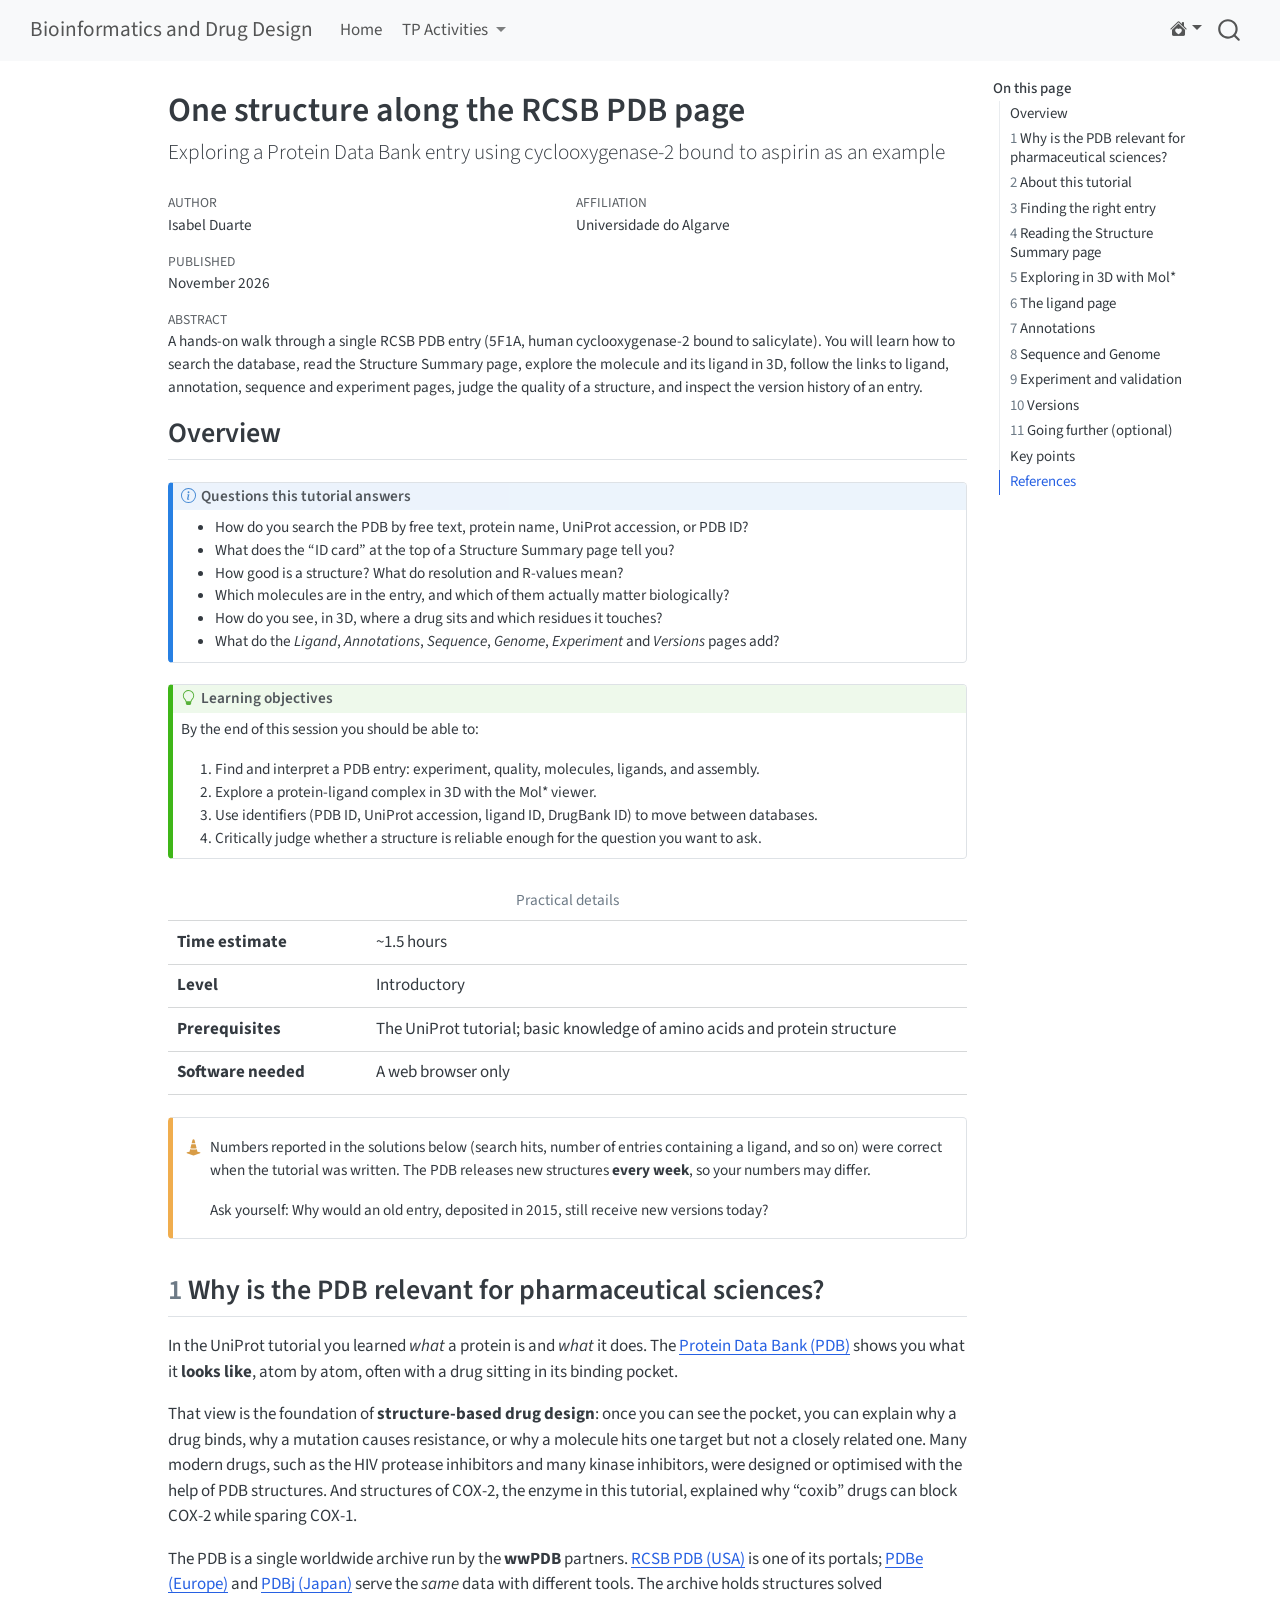
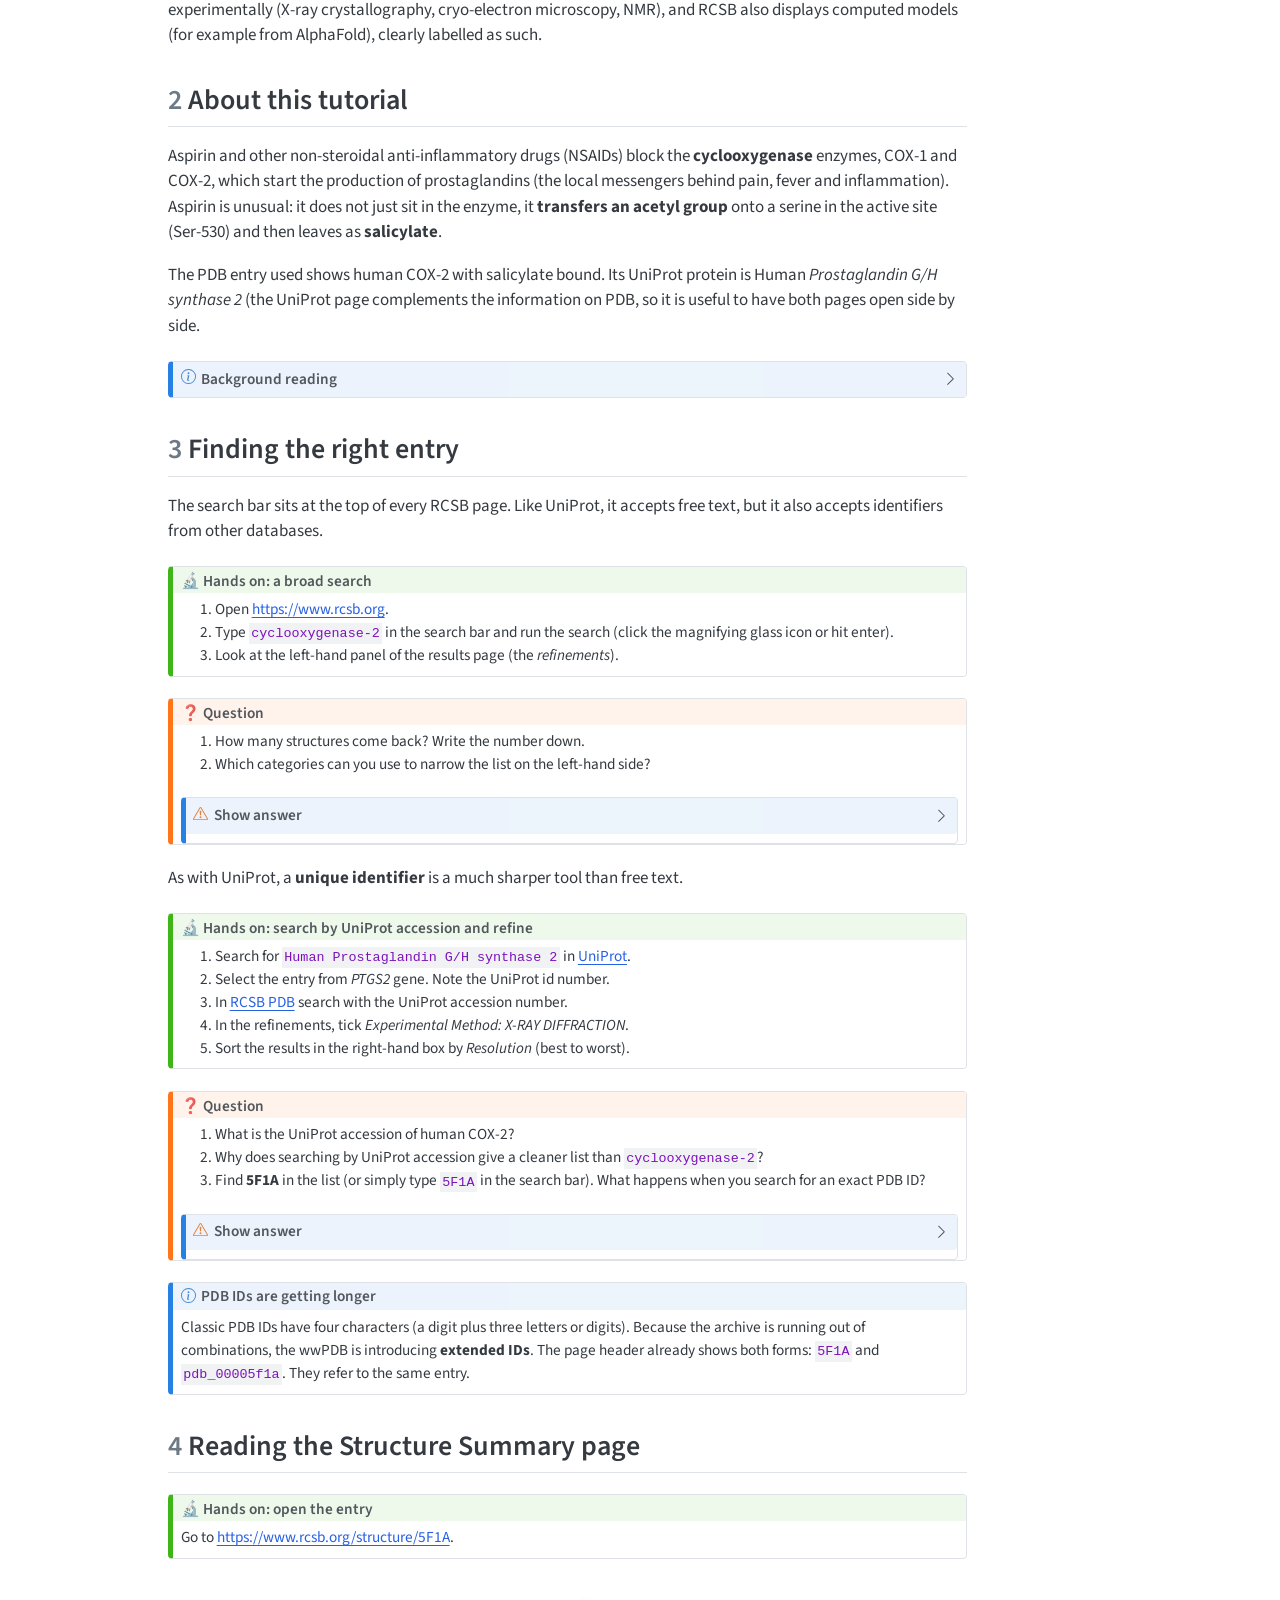
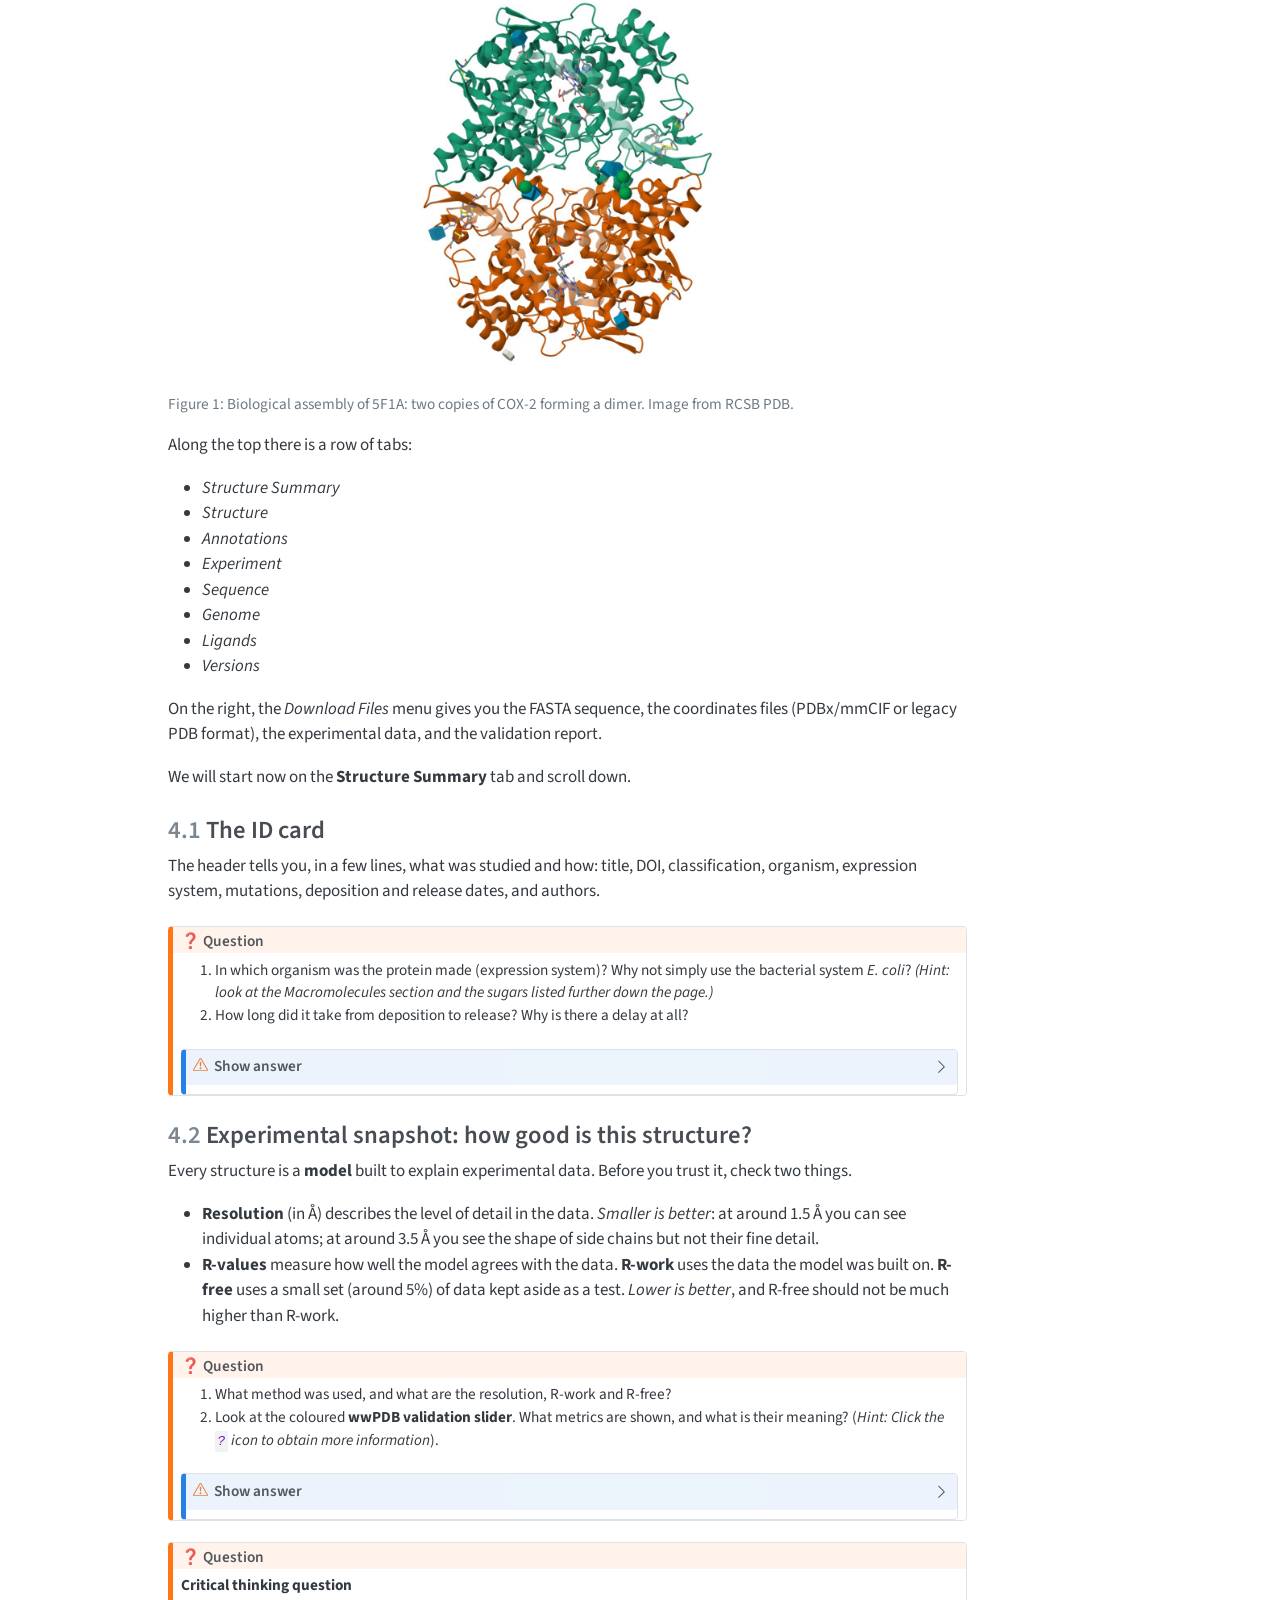
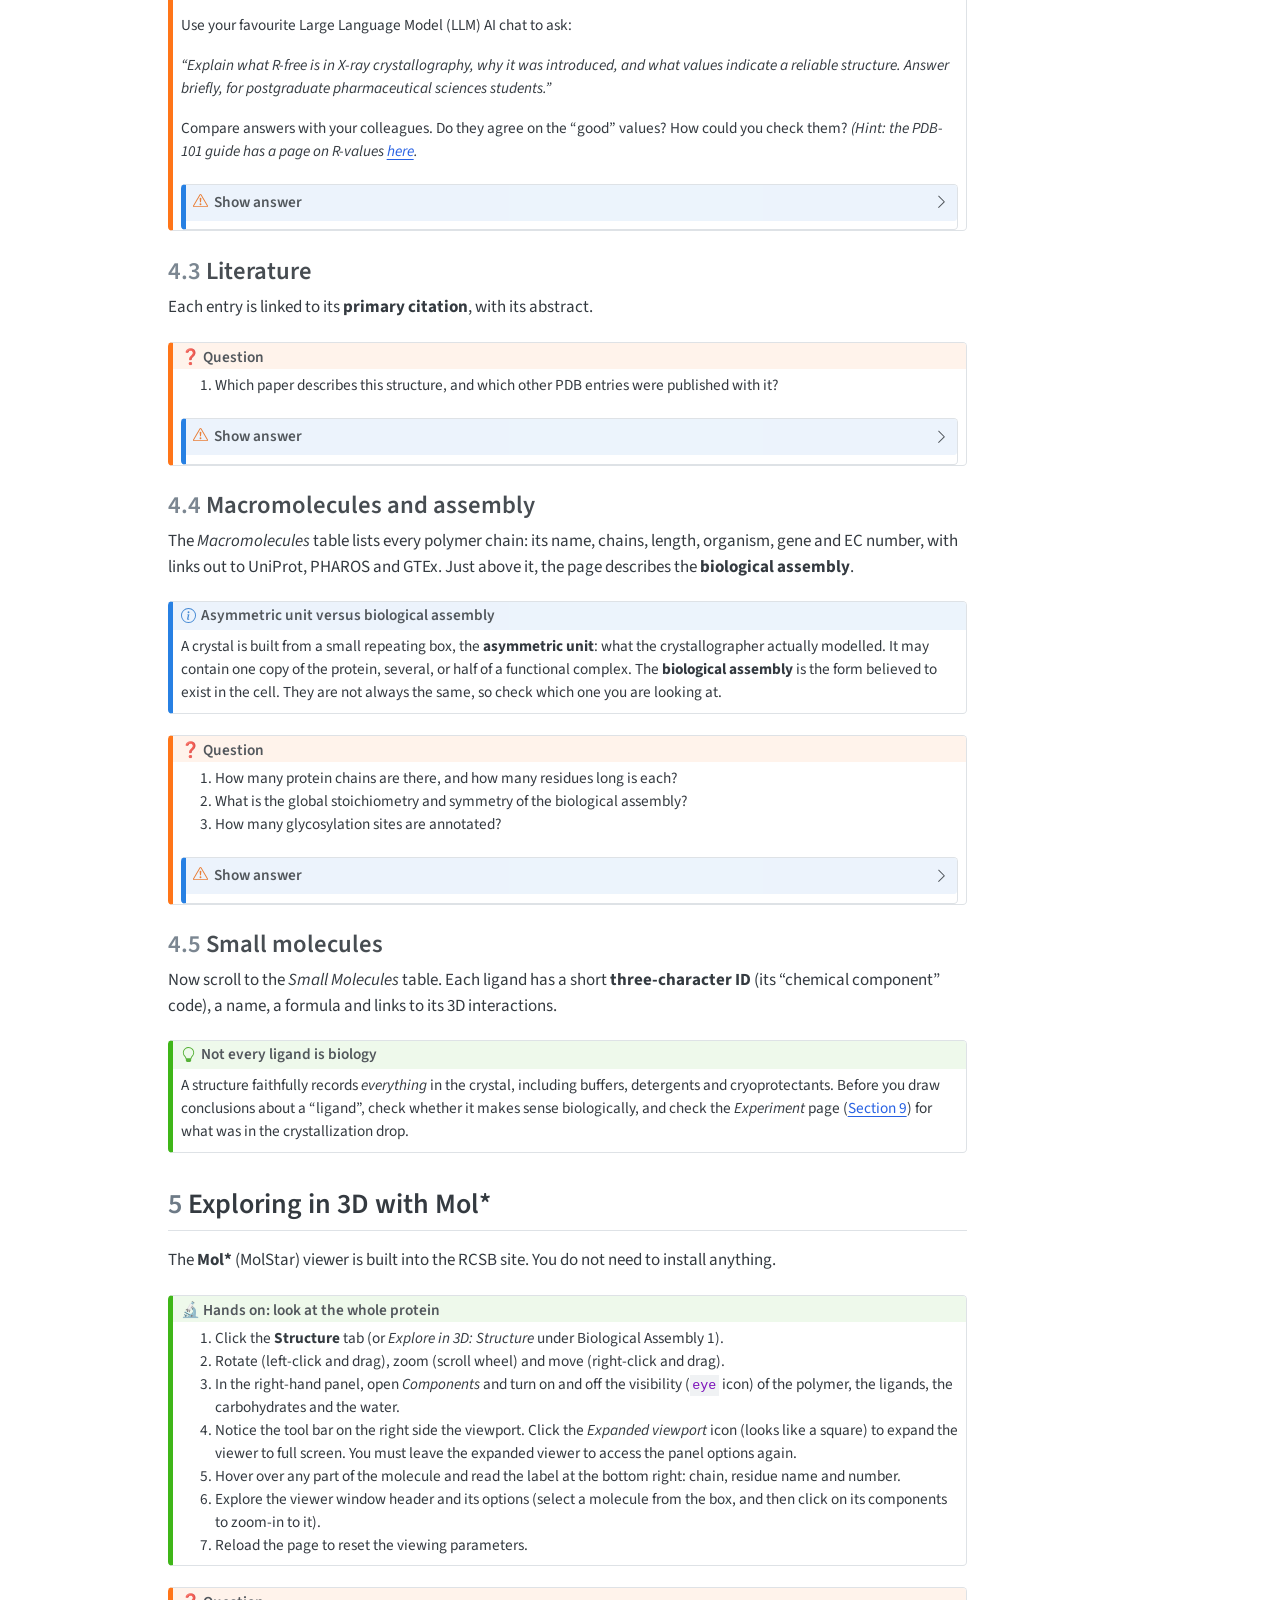
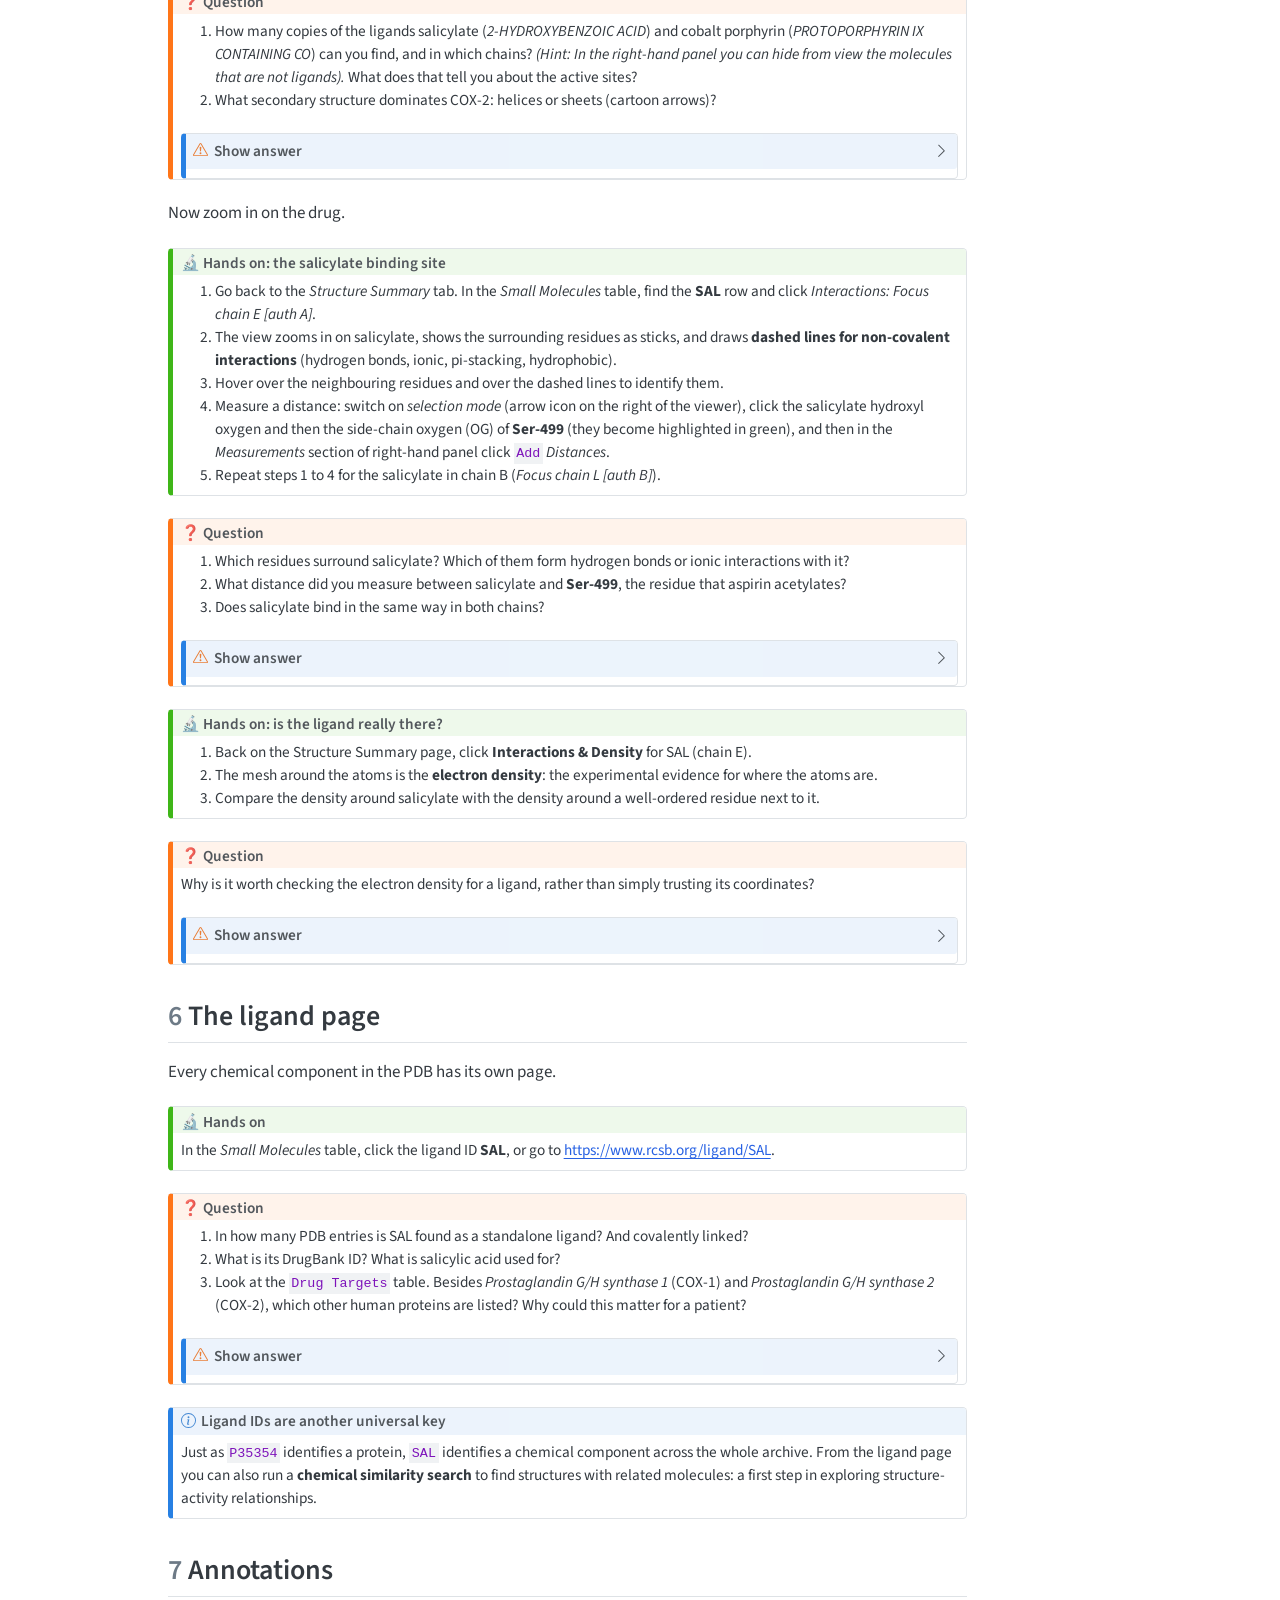
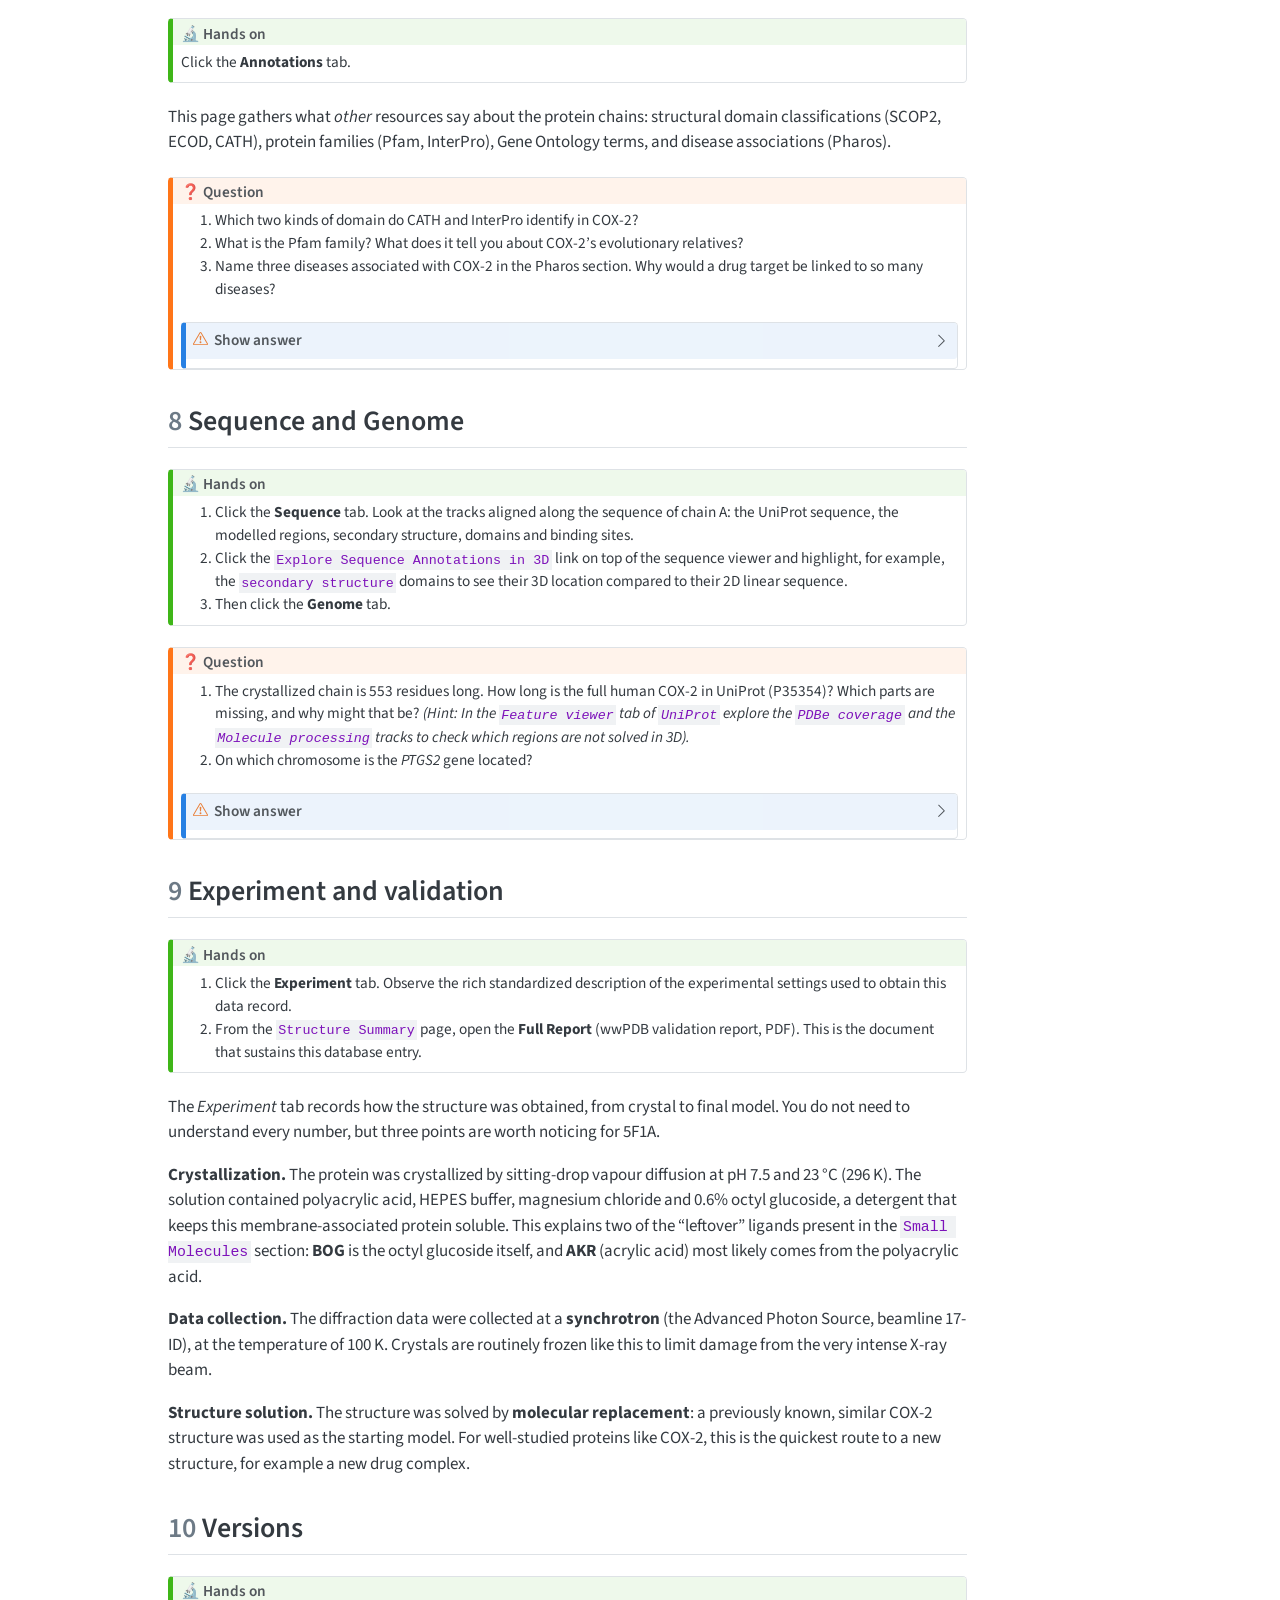
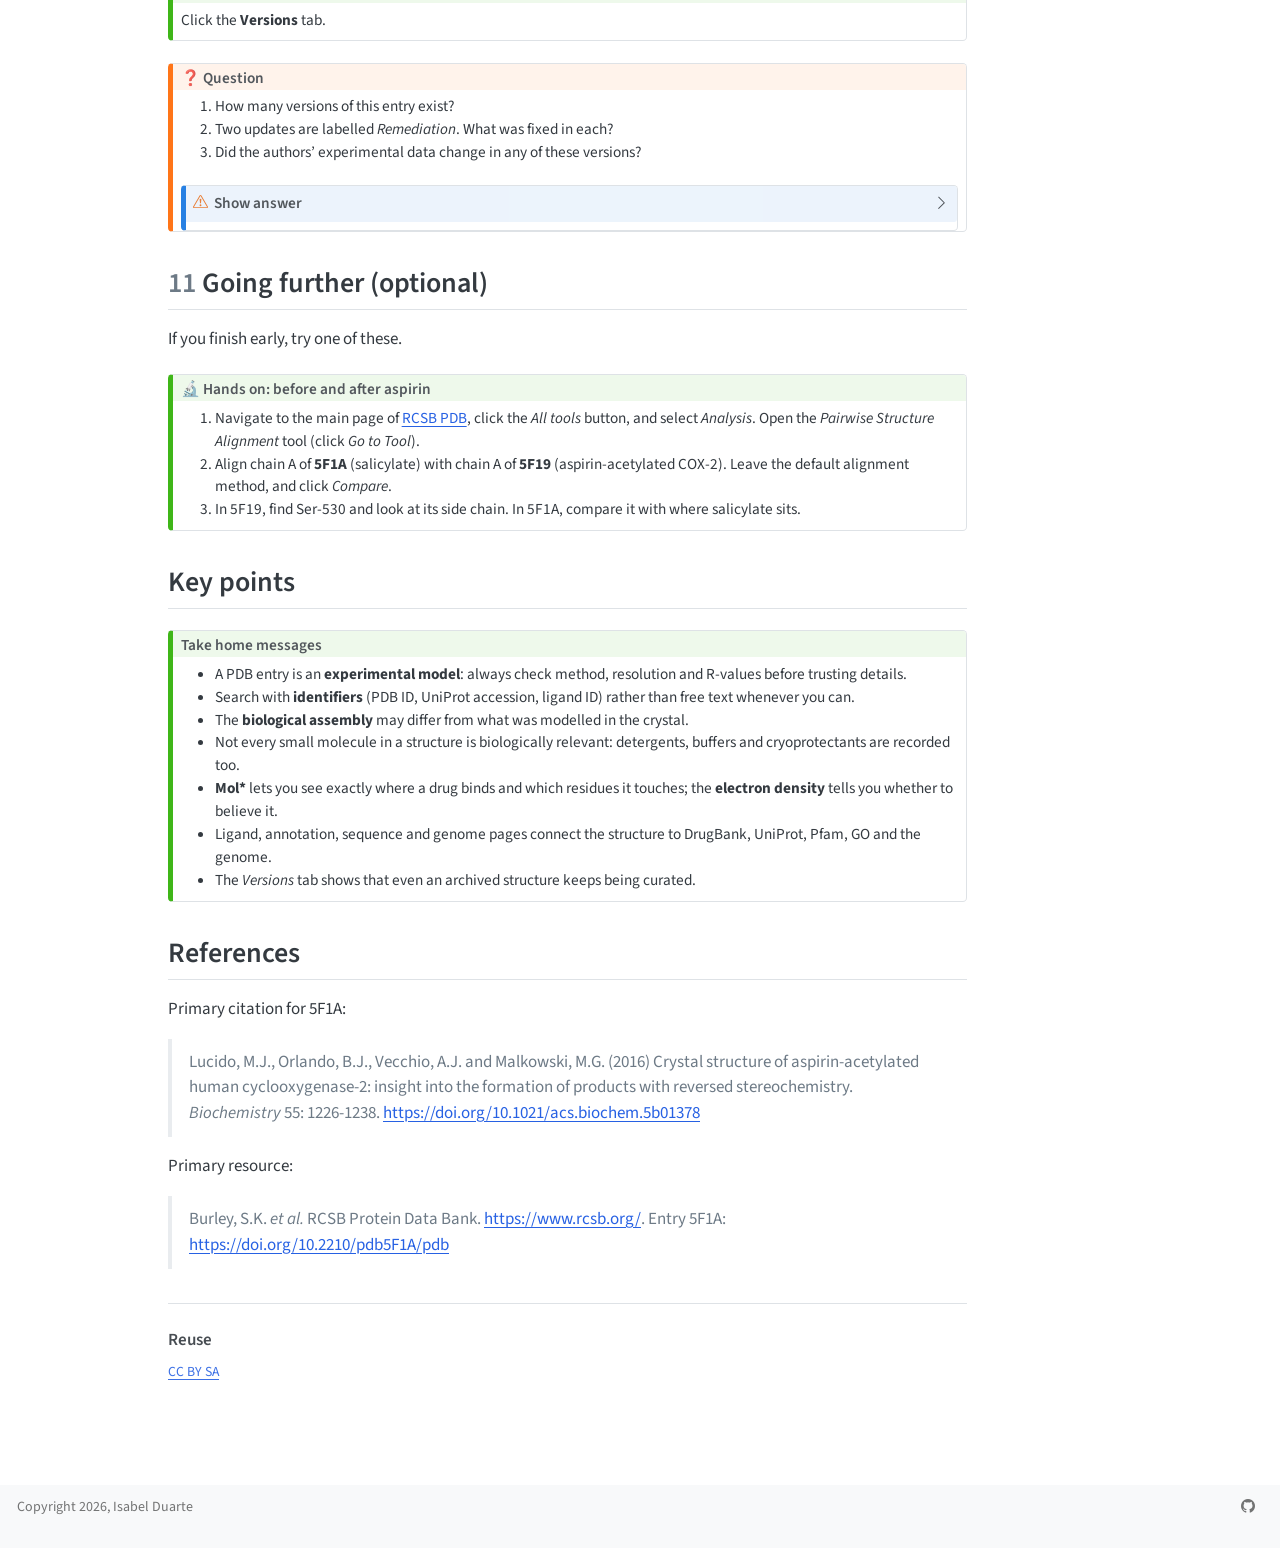
<file: docs/4.rcsb-pdb-tutorial.html>
<!DOCTYPE html>
<html xmlns="http://www.w3.org/1999/xhtml" lang="en" xml:lang="en"><head>

<meta charset="utf-8">
<meta name="generator" content="quarto-1.10.18">

<meta name="viewport" content="width=device-width, initial-scale=1.0, user-scalable=yes">

<meta name="author" content="Isabel Duarte">

<title>One structure along the RCSB PDB page – Bioinformatics and Drug Design</title>
<style>
/* Default styles provided by pandoc.
** See https://pandoc.org/MANUAL.html#variables-for-html for config info.
*/
span.smallcaps{font-variant: small-caps;}
div.columns{display: flex; gap: 1.5em;}
div.column{flex: auto;}
@media screen {
div.columns{gap: min(4vw, 1.5em);}
div.column{overflow-x: auto;}
}
div.hanging-indent{margin-left: 1.5em; text-indent: -1.5em;}
ul.task-list{list-style: none;}
ul.task-list li input[type="checkbox"] {
  width: 0.8em;
  margin: 0 0.8em 0.2em -1em; /* quarto-specific, see https://github.com/quarto-dev/quarto-cli/issues/4556 */ 
  vertical-align: middle;
}
</style>


<script src="site_libs/quarto-nav/quarto-nav.js"></script>
<script src="site_libs/quarto-nav/headroom.min.js"></script>
<script src="site_libs/clipboard/clipboard.min.js"></script>
<script src="site_libs/quarto-search/autocomplete.umd.js"></script>
<script src="site_libs/quarto-search/fuse.min.js"></script>
<script src="site_libs/quarto-search/quarto-search.js"></script>
<meta name="quarto:offset" content="./">
<script src="site_libs/quarto-html/quarto.js" type="module"></script>
<script src="site_libs/quarto-html/tabsets/tabsets.js" type="module"></script>
<script src="site_libs/quarto-html/popper.min.js"></script>
<script src="site_libs/quarto-html/tippy.umd.min.js"></script>
<script src="site_libs/quarto-html/anchor.min.js"></script>
<link href="site_libs/quarto-html/tippy.css" rel="stylesheet">
<link href="site_libs/quarto-html/quarto-syntax-highlighting-64a204ab8560d761af7679ceaba22944.css" rel="stylesheet" id="quarto-text-highlighting-styles">
<script src="site_libs/bootstrap/bootstrap.min.js"></script>
<link href="site_libs/bootstrap/bootstrap-icons.css" rel="stylesheet">
<link href="site_libs/bootstrap/bootstrap-3afdf904ffd723d7893bcc04cd19f421.min.css" rel="stylesheet" append-hash="true" id="quarto-bootstrap" data-mode="light">
<script id="quarto-search-options" type="application/json">{
  "location": "navbar",
  "copy-button": false,
  "collapse-after": 3,
  "panel-placement": "end",
  "type": "overlay",
  "limit": 50,
  "keyboard-shortcut": [
    "f",
    "/",
    "s"
  ],
  "show-item-context": false,
  "language": {
    "search-no-results-text": "No results",
    "search-matching-documents-text": "matching documents",
    "search-copy-link-title": "Copy link to search",
    "search-hide-matches-text": "Hide additional matches",
    "search-more-match-text": "more match in this document",
    "search-more-matches-text": "more matches in this document",
    "search-clear-button-title": "Clear",
    "search-text-placeholder": "",
    "search-detached-cancel-button-title": "Cancel",
    "search-submit-button-title": "Submit",
    "search-label": "Search"
  }
}</script>


</head>

<body class="nav-fixed quarto-light">

<div id="quarto-search-results"></div>
  <header id="quarto-header" class="headroom fixed-top">
    <nav class="navbar navbar-expand-lg " data-bs-theme="dark">
      <div class="navbar-container container-fluid">
      <div class="navbar-brand-container mx-auto">
    <a class="navbar-brand" href="./index.html">
    <span class="navbar-title">Bioinformatics and Drug Design</span>
    </a>
  </div>
            <div id="quarto-search" class="" title="Search"></div>
          <button class="navbar-toggler" type="button" data-bs-toggle="collapse" data-bs-target="#navbarCollapse" aria-controls="navbarCollapse" role="menu" aria-expanded="false" aria-label="Toggle navigation" onclick="if (window.quartoToggleHeadroom) { window.quartoToggleHeadroom(); }">
  <span class="navbar-toggler-icon"></span>
</button>
          <div class="collapse navbar-collapse" id="navbarCollapse">
            <ul class="navbar-nav navbar-nav-scroll me-auto">
  <li class="nav-item">
    <a class="nav-link" href="./index.html"> 
<span class="menu-text">Home</span></a>
  </li>  
  <li class="nav-item dropdown ">
    <a class="nav-link dropdown-toggle" href="#" id="nav-menu-tp-activities" role="link" data-bs-toggle="dropdown" aria-expanded="false">
 <span class="menu-text">TP Activities</span>
    </a>
    <ul class="dropdown-menu" aria-labelledby="nav-menu-tp-activities">    
        <li>
    <a class="dropdown-item" href="./1.bioinf-intro-tutorial.html">
 <span class="dropdown-text">Introduction to Bioinformatics</span></a>
  </li>  
        <li>
    <a class="dropdown-item" href="./2.ensembl-tutorial-part1.html">
 <span class="dropdown-text">Ensembl genes and transcripts | Part 1</span></a>
  </li>  
        <li>
    <a class="dropdown-item" href="./2.ensembl-tutorial-part2.html">
 <span class="dropdown-text">Ensembl genes and transcripts | Part 2</span></a>
  </li>  
        <li>
    <a class="dropdown-item" href="./3.uniprot-tutorial.html">
 <span class="dropdown-text">One protein along the UniProt page</span></a>
  </li>  
        <li>
    <a class="dropdown-item" href="./4.rcsb-pdb-tutorial.html">
 <span class="dropdown-text">One structure along the RCSB PDB page</span></a>
  </li>  
        <li>
    <a class="dropdown-item" href="./5.drugbank-tutorial-part1.html">
 <span class="dropdown-text">One drug along the DrugBank page</span></a>
  </li>  
        <li>
    <a class="dropdown-item" href="./5.escape-room-tp1.html">
 <span class="dropdown-text">DrugBank Escape Room | TP1</span></a>
  </li>  
        <li>
    <a class="dropdown-item" href="./5.escape-room-tp2.html">
 <span class="dropdown-text">DrugBank Escape Room | TP2</span></a>
  </li>  
        <li>
    <a class="dropdown-item" href="./6.clinpgx-tutorial.html">
 <span class="dropdown-text">ClinPGx | From genotype to prescription</span></a>
  </li>  
    </ul>
  </li>
</ul>
          </div> <!-- /navcollapse -->
            <div class="quarto-navbar-tools">
    <div class="dropdown">
      <a href="" title="" id="quarto-navigation-tool-dropdown-0" class="quarto-navigation-tool dropdown-toggle px-1" data-bs-toggle="dropdown" aria-expanded="false" role="link" aria-label=""><i class="bi bi-house-heart-fill"></i></a>
      <ul class="dropdown-menu" aria-labelledby="quarto-navigation-tool-dropdown-0">
          <li>
            <a class="dropdown-item quarto-navbar-tools-item" href="https://www.ualg.pt/">
            Universidade do Algarve
            </a>
          </li>
      </ul>
    </div>
</div>
      </div> <!-- /container-fluid -->
    </nav>
</header>
<!-- content -->
<div id="quarto-content" class="quarto-container page-columns page-rows-contents page-layout-article page-navbar">
<!-- sidebar -->
<!-- margin-sidebar -->
    <div id="quarto-margin-sidebar" class="sidebar margin-sidebar">
        <nav id="TOC" role="doc-toc" class="toc-active">
    <h2 id="toc-title">On this page</h2>
   
  <ul>
  <li><a href="#overview" id="toc-overview" class="nav-link active" data-scroll-target="#overview">Overview</a></li>
  <li><a href="#sec-intro" id="toc-sec-intro" class="nav-link" data-scroll-target="#sec-intro"><span class="header-section-number">1</span> Why is the PDB relevant for pharmaceutical sciences?</a></li>
  <li><a href="#sec-about" id="toc-sec-about" class="nav-link" data-scroll-target="#sec-about"><span class="header-section-number">2</span> About this tutorial</a></li>
  <li><a href="#sec-search" id="toc-sec-search" class="nav-link" data-scroll-target="#sec-search"><span class="header-section-number">3</span> Finding the right entry</a></li>
  <li><a href="#sec-summary" id="toc-sec-summary" class="nav-link" data-scroll-target="#sec-summary"><span class="header-section-number">4</span> Reading the Structure Summary page</a>
  <ul class="collapse">
  <li><a href="#sec-idcard" id="toc-sec-idcard" class="nav-link" data-scroll-target="#sec-idcard"><span class="header-section-number">4.1</span> The ID card</a></li>
  <li><a href="#sec-quality" id="toc-sec-quality" class="nav-link" data-scroll-target="#sec-quality"><span class="header-section-number">4.2</span> Experimental snapshot: how good is this structure?</a></li>
  <li><a href="#sec-literature" id="toc-sec-literature" class="nav-link" data-scroll-target="#sec-literature"><span class="header-section-number">4.3</span> Literature</a></li>
  <li><a href="#sec-macromolecules" id="toc-sec-macromolecules" class="nav-link" data-scroll-target="#sec-macromolecules"><span class="header-section-number">4.4</span> Macromolecules and assembly</a></li>
  <li><a href="#sec-ligands" id="toc-sec-ligands" class="nav-link" data-scroll-target="#sec-ligands"><span class="header-section-number">4.5</span> Small molecules</a></li>
  </ul></li>
  <li><a href="#sec-3d" id="toc-sec-3d" class="nav-link" data-scroll-target="#sec-3d"><span class="header-section-number">5</span> Exploring in 3D with Mol*</a></li>
  <li><a href="#sec-ligand-page" id="toc-sec-ligand-page" class="nav-link" data-scroll-target="#sec-ligand-page"><span class="header-section-number">6</span> The ligand page</a></li>
  <li><a href="#sec-annotations" id="toc-sec-annotations" class="nav-link" data-scroll-target="#sec-annotations"><span class="header-section-number">7</span> Annotations</a></li>
  <li><a href="#sec-sequence" id="toc-sec-sequence" class="nav-link" data-scroll-target="#sec-sequence"><span class="header-section-number">8</span> Sequence and Genome</a></li>
  <li><a href="#sec-experiment" id="toc-sec-experiment" class="nav-link" data-scroll-target="#sec-experiment"><span class="header-section-number">9</span> Experiment and validation</a></li>
  <li><a href="#sec-versions" id="toc-sec-versions" class="nav-link" data-scroll-target="#sec-versions"><span class="header-section-number">10</span> Versions</a></li>
  <li><a href="#sec-further" id="toc-sec-further" class="nav-link" data-scroll-target="#sec-further"><span class="header-section-number">11</span> Going further (optional)</a></li>
  <li><a href="#key-points" id="toc-key-points" class="nav-link" data-scroll-target="#key-points">Key points</a></li>
  <li><a href="#references" id="toc-references" class="nav-link" data-scroll-target="#references">References</a></li>
  </ul>
</nav>
    </div>
<!-- main -->
<main class="content" id="quarto-document-content">

<header id="title-block-header" class="quarto-title-block default">
<div class="quarto-title">
<h1 class="title">One structure along the RCSB PDB page</h1>
<p class="subtitle lead">Exploring a Protein Data Bank entry using cyclooxygenase-2 bound to aspirin as an example</p>
</div>


<div class="quarto-title-meta-author">
  <div class="quarto-title-meta-heading">Author</div>
  <div class="quarto-title-meta-heading">Affiliation</div>
  
    <div class="quarto-title-meta-contents">
    <p class="author">Isabel Duarte </p>
  </div>
  <div class="quarto-title-meta-contents">
        <p class="affiliation">
            Universidade do Algarve
          </p>
      </div>
  </div>

<div class="quarto-title-meta">

      
    <div>
    <div class="quarto-title-meta-heading">Published</div>
    <div class="quarto-title-meta-contents">
      <p class="date">November 2026</p>
    </div>
  </div>
  
    
  </div>
  
<div>
  <div class="abstract">
    <div class="block-title">Abstract</div>
    <p>A hands-on walk through a single RCSB PDB entry (5F1A, human cyclooxygenase-2 bound to salicylate). You will learn how to search the database, read the Structure Summary page, explore the molecule and its ligand in 3D, follow the links to ligand, annotation, sequence and experiment pages, judge the quality of a structure, and inspect the version history of an entry.</p>
  </div>
</div>


</header>


<section id="overview" class="level2 unnumbered">
<h2 class="unnumbered anchored" data-anchor-id="overview">Overview</h2>
<div class="callout callout-style-default callout-note callout-titled">
<div class="callout-header d-flex align-content-center">
<div class="callout-icon-container">
<i class="callout-icon"></i>
</div>
<div class="callout-title-container flex-fill">
<span class="screen-reader-only">Note</span>Questions this tutorial answers
</div>
</div>
<div class="callout-body-container callout-body">
<ul>
<li>How do you search the PDB by free text, protein name, UniProt accession, or PDB ID?</li>
<li>What does the “ID card” at the top of a Structure Summary page tell you?</li>
<li>How good is a structure? What do resolution and R-values mean?</li>
<li>Which molecules are in the entry, and which of them actually matter biologically?</li>
<li>How do you see, in 3D, where a drug sits and which residues it touches?</li>
<li>What do the <em>Ligand</em>, <em>Annotations</em>, <em>Sequence</em>, <em>Genome</em>, <em>Experiment</em> and <em>Versions</em> pages add?</li>
</ul>
</div>
</div>
<div class="callout callout-style-default callout-tip callout-titled">
<div class="callout-header d-flex align-content-center">
<div class="callout-icon-container">
<i class="callout-icon"></i>
</div>
<div class="callout-title-container flex-fill">
<span class="screen-reader-only">Tip</span>Learning objectives
</div>
</div>
<div class="callout-body-container callout-body">
<p>By the end of this session you should be able to:</p>
<ol type="1">
<li>Find and interpret a PDB entry: experiment, quality, molecules, ligands, and assembly.</li>
<li>Explore a protein-ligand complex in 3D with the Mol* viewer.</li>
<li>Use identifiers (PDB ID, UniProt accession, ligand ID, DrugBank ID) to move between databases.</li>
<li>Critically judge whether a structure is reliable enough for the question you want to ask.</li>
</ol>
</div>
</div>
<table class="caption-top table">
<caption>Practical details</caption>
<colgroup>
<col style="width: 25%">
<col style="width: 75%">
</colgroup>
<tbody>
<tr class="odd">
<td><strong>Time estimate</strong></td>
<td>~1.5 hours</td>
</tr>
<tr class="even">
<td><strong>Level</strong></td>
<td>Introductory</td>
</tr>
<tr class="odd">
<td><strong>Prerequisites</strong></td>
<td>The UniProt tutorial; basic knowledge of amino acids and protein structure</td>
</tr>
<tr class="even">
<td><strong>Software needed</strong></td>
<td>A web browser only</td>
</tr>
</tbody>
</table>
<div class="callout callout-style-simple callout-caution">
<div class="callout-body d-flex">
<div class="callout-icon-container">
<i class="callout-icon"></i>
</div>
<div class="callout-body-container">
<p>Numbers reported in the solutions below (search hits, number of entries containing a ligand, and so on) were correct when the tutorial was written. The PDB releases new structures <strong>every week</strong>, so your numbers may differ.</p>
<p>Ask yourself: Why would an old entry, deposited in 2015, still receive new versions today?</p>
</div>
</div>
</div>
</section>
<section id="sec-intro" class="level2" data-number="1">
<h2 data-number="1" class="anchored" data-anchor-id="sec-intro"><span class="header-section-number">1</span> Why is the PDB relevant for pharmaceutical sciences?</h2>
<p>In the UniProt tutorial you learned <em>what</em> a protein is and <em>what</em> it does. The <a href="https://www.rcsb.org">Protein Data Bank (PDB)</a> shows you what it <strong>looks like</strong>, atom by atom, often with a drug sitting in its binding pocket.</p>
<p>That view is the foundation of <strong>structure-based drug design</strong>: once you can see the pocket, you can explain why a drug binds, why a mutation causes resistance, or why a molecule hits one target but not a closely related one. Many modern drugs, such as the HIV protease inhibitors and many kinase inhibitors, were designed or optimised with the help of PDB structures. And structures of COX-2, the enzyme in this tutorial, explained why “coxib” drugs can block COX-2 while sparing COX-1.</p>
<p>The PDB is a single worldwide archive run by the <strong>wwPDB</strong> partners. <a href="https://www.rcsb.org">RCSB PDB (USA)</a> is one of its portals; <a href="https://www.ebi.ac.uk/pdbe/">PDBe (Europe)</a> and <a href="https://pdbj.org/">PDBj (Japan)</a> serve the <em>same</em> data with different tools. The archive holds structures solved experimentally (X-ray crystallography, cryo-electron microscopy, NMR), and RCSB also displays computed models (for example from AlphaFold), clearly labelled as such.</p>
</section>
<section id="sec-about" class="level2" data-number="2">
<h2 data-number="2" class="anchored" data-anchor-id="sec-about"><span class="header-section-number">2</span> About this tutorial</h2>
<p>Aspirin and other non-steroidal anti-inflammatory drugs (NSAIDs) block the <strong>cyclooxygenase</strong> enzymes, COX-1 and COX-2, which start the production of prostaglandins (the local messengers behind pain, fever and inflammation). Aspirin is unusual: it does not just sit in the enzyme, it <strong>transfers an acetyl group</strong> onto a serine in the active site (Ser-530) and then leaves as <strong>salicylate</strong>.</p>
<p>The PDB entry used shows human COX-2 with salicylate bound. Its UniProt protein is Human <em>Prostaglandin G/H synthase 2</em> (the UniProt page complements the information on PDB, so it is useful to have both pages open side by side.</p>
<div class="callout callout-style-default callout-note callout-titled">
<div class="callout-header d-flex align-content-center collapsed" data-bs-toggle="collapse" data-bs-target=".callout-3-contents" aria-controls="callout-3" aria-expanded="false" aria-label="Toggle callout">
<div class="callout-icon-container">
<i class="callout-icon"></i>
</div>
<div class="callout-title-container flex-fill">
<span class="screen-reader-only">Note</span>Background reading
</div>
<div class="callout-btn-toggle d-inline-block border-0 py-1 ps-1 pe-0 float-end"><i class="callout-toggle"></i></div>
</div>
<div id="callout-3" class="callout-3-contents callout-collapse collapse">
<div class="callout-body-container callout-body">
<ul>
<li>PDB-101 <em>Molecule of the Month</em> on <a href="https://pdb101.rcsb.org/motm/17">Cyclooxygenase</a> (D. Goodsell, 2001): a short, beautifully illustrated introduction to aspirin’s target.</li>
<li>The RCSB <a href="https://pdb101.rcsb.org/learn/guide-to-understanding-pdb-data/introduction">Guide to understanding PDB data</a>: short pages on resolution, R-values, biological assemblies and more.</li>
</ul>
</div>
</div>
</div>
</section>
<section id="sec-search" class="level2" data-number="3">
<h2 data-number="3" class="anchored" data-anchor-id="sec-search"><span class="header-section-number">3</span> Finding the right entry</h2>
<p>The search bar sits at the top of every RCSB page. Like UniProt, it accepts free text, but it also accepts identifiers from other databases.</p>
<div class="callout callout-style-default callout-tip no-icon callout-titled">
<div class="callout-header d-flex align-content-center">
<div class="callout-icon-container">
<i class="callout-icon no-icon"></i>
</div>
<div class="callout-title-container flex-fill">
<span class="screen-reader-only">Tip</span>🔬 Hands on: a broad search
</div>
</div>
<div class="callout-body-container callout-body">
<ol type="1">
<li>Open <a href="https://www.rcsb.org" class="uri">https://www.rcsb.org</a>.</li>
<li>Type <code>cyclooxygenase-2</code> in the search bar and run the search (click the magnifying glass icon or hit enter).</li>
<li>Look at the left-hand panel of the results page (the <em>refinements</em>).</li>
</ol>
</div>
</div>
<div class="callout callout-style-default callout-warning no-icon callout-titled">
<div class="callout-header d-flex align-content-center">
<div class="callout-icon-container">
<i class="callout-icon no-icon"></i>
</div>
<div class="callout-title-container flex-fill">
<span class="screen-reader-only">Warning</span>❓ Question
</div>
</div>
<div class="callout-body-container callout-body">
<ol type="1">
<li>How many structures come back? Write the number down.</li>
<li>Which categories can you use to narrow the list on the left-hand side?</li>
</ol>
<div class="callout callout-style-default callout-note callout-titled">
<div class="callout-header d-flex align-content-center collapsed" data-bs-toggle="collapse" data-bs-target=".callout-5-contents" aria-controls="callout-5" aria-expanded="false" aria-label="Toggle callout">
<div class="callout-icon-container">
<i class="callout-icon"></i>
</div>
<div class="callout-title-container flex-fill">
<span class="screen-reader-only">Note</span>Show answer
</div>
<div class="callout-btn-toggle d-inline-block border-0 py-1 ps-1 pe-0 float-end"><i class="callout-toggle"></i></div>
</div>
<div id="callout-5" class="callout-5-contents callout-collapse collapse">
<div class="callout-body-container callout-body">
<ol type="1">
<li><strong>184</strong> structures are matched by this query (the exact number grows every week). Too many to browse by hand, and they include COX-2 from several species and with many different inhibitors.</li>
<li>Among others: <em>Organism</em>, <em>Experimental Method</em>, <em>Refinement Resolution</em>, <em>Release Date</em>, <em>Protein modifications</em>, and more. Refinements are the quickest way to cut a large result set down to what you need.</li>
</ol>
</div>
</div>
</div>
</div>
</div>
<p>As with UniProt, a <strong>unique identifier</strong> is a much sharper tool than free text.</p>
<div class="callout callout-style-default callout-tip no-icon callout-titled">
<div class="callout-header d-flex align-content-center">
<div class="callout-icon-container">
<i class="callout-icon no-icon"></i>
</div>
<div class="callout-title-container flex-fill">
<span class="screen-reader-only">Tip</span>🔬 Hands on: search by UniProt accession and refine
</div>
</div>
<div class="callout-body-container callout-body">
<ol type="1">
<li>Search for <code>Human Prostaglandin G/H synthase 2</code> in <a href="https://www.uniprot.org/">UniProt</a>.</li>
<li>Select the entry from <em>PTGS2</em> gene. Note the UniProt id number.</li>
<li>In <a href="https://www.rcsb.org">RCSB PDB</a> search with the UniProt accession number.</li>
<li>In the refinements, tick <em>Experimental Method: X-RAY DIFFRACTION</em>.</li>
<li>Sort the results in the right-hand box by <em>Resolution</em> (best to worst).</li>
</ol>
</div>
</div>
<div class="callout callout-style-default callout-warning no-icon callout-titled">
<div class="callout-header d-flex align-content-center">
<div class="callout-icon-container">
<i class="callout-icon no-icon"></i>
</div>
<div class="callout-title-container flex-fill">
<span class="screen-reader-only">Warning</span>❓ Question
</div>
</div>
<div class="callout-body-container callout-body">
<ol type="1">
<li>What is the UniProt accession of human COX-2?</li>
<li>Why does searching by UniProt accession give a cleaner list than <code>cyclooxygenase-2</code>?</li>
<li>Find <strong>5F1A</strong> in the list (or simply type <code>5F1A</code> in the search bar). What happens when you search for an exact PDB ID?</li>
</ol>
<div class="callout callout-style-default callout-note callout-titled">
<div class="callout-header d-flex align-content-center collapsed" data-bs-toggle="collapse" data-bs-target=".callout-8-contents" aria-controls="callout-8" aria-expanded="false" aria-label="Toggle callout">
<div class="callout-icon-container">
<i class="callout-icon"></i>
</div>
<div class="callout-title-container flex-fill">
<span class="screen-reader-only">Note</span>Show answer
</div>
<div class="callout-btn-toggle d-inline-block border-0 py-1 ps-1 pe-0 float-end"><i class="callout-toggle"></i></div>
</div>
<div id="callout-8" class="callout-8-contents callout-collapse collapse">
<div class="callout-body-container callout-body">
<ol type="1">
<li>P35354</li>
<li>The accession points to exactly one protein from one organism. Every hit is human COX-2, whereas the free text also matches mouse COX-2, COX-1, and papers that merely mention the name.</li>
<li>You land directly on the Structure Summary page of that entry. A PDB ID is unique, so there is nothing to choose between.</li>
</ol>
</div>
</div>
</div>
</div>
</div>
<div class="callout callout-style-default callout-note callout-titled">
<div class="callout-header d-flex align-content-center">
<div class="callout-icon-container">
<i class="callout-icon"></i>
</div>
<div class="callout-title-container flex-fill">
<span class="screen-reader-only">Note</span>PDB IDs are getting longer
</div>
</div>
<div class="callout-body-container callout-body">
<p>Classic PDB IDs have four characters (a digit plus three letters or digits). Because the archive is running out of combinations, the wwPDB is introducing <strong>extended IDs</strong>. The page header already shows both forms: <code>5F1A</code> and <code>pdb_00005f1a</code>. They refer to the same entry.</p>
</div>
</div>
</section>
<section id="sec-summary" class="level2" data-number="4">
<h2 data-number="4" class="anchored" data-anchor-id="sec-summary"><span class="header-section-number">4</span> Reading the Structure Summary page</h2>
<div class="callout callout-style-default callout-tip no-icon callout-titled">
<div class="callout-header d-flex align-content-center">
<div class="callout-icon-container">
<i class="callout-icon no-icon"></i>
</div>
<div class="callout-title-container flex-fill">
<span class="screen-reader-only">Tip</span>🔬 Hands on: open the entry
</div>
</div>
<div class="callout-body-container callout-body">
<p>Go to <a href="https://www.rcsb.org/structure/5F1A" class="uri">https://www.rcsb.org/structure/5F1A</a>.</p>
</div>
</div>
<div id="fig-assembly" class="quarto-float quarto-figure quarto-figure-center anchored" data-fig-align="center">
<figure class="quarto-float quarto-float-fig figure">
<div aria-describedby="fig-assembly-caption-0ceaefa1-69ba-4598-a22c-09a6ac19f8ca">
<img src="images/pdb_cox2.png" class="img-fluid quarto-figure quarto-figure-center figure-img" style="width:50.0%">
</div>
<figcaption class="quarto-float-caption-bottom quarto-float-caption quarto-float-fig" id="fig-assembly-caption-0ceaefa1-69ba-4598-a22c-09a6ac19f8ca">
Figure&nbsp;1: Biological assembly of 5F1A: two copies of COX-2 forming a dimer. Image from RCSB PDB.
</figcaption>
</figure>
</div>
<p>Along the top there is a row of tabs:</p>
<ul>
<li><em>Structure Summary</em></li>
<li><em>Structure</em></li>
<li><em>Annotations</em></li>
<li><em>Experiment</em></li>
<li><em>Sequence</em></li>
<li><em>Genome</em></li>
<li><em>Ligands</em></li>
<li><em>Versions</em></li>
</ul>
<p>On the right, the <em>Download Files</em> menu gives you the FASTA sequence, the coordinates files (PDBx/mmCIF or legacy PDB format), the experimental data, and the validation report.</p>
<p>We will start now on the <strong>Structure Summary</strong> tab and scroll down.</p>
<section id="sec-idcard" class="level3" data-number="4.1">
<h3 data-number="4.1" class="anchored" data-anchor-id="sec-idcard"><span class="header-section-number">4.1</span> The ID card</h3>
<p>The header tells you, in a few lines, what was studied and how: title, DOI, classification, organism, expression system, mutations, deposition and release dates, and authors.</p>
<div class="callout callout-style-default callout-warning no-icon callout-titled">
<div class="callout-header d-flex align-content-center">
<div class="callout-icon-container">
<i class="callout-icon no-icon"></i>
</div>
<div class="callout-title-container flex-fill">
<span class="screen-reader-only">Warning</span>❓ Question
</div>
</div>
<div class="callout-body-container callout-body">
<ol type="1">
<li>In which organism was the protein made (expression system)? Why not simply use the bacterial system <em>E. coli</em>? <em>(Hint: look at the Macromolecules section and the sugars listed further down the page.)</em></li>
<li>How long did it take from deposition to release? Why is there a delay at all?</li>
</ol>
<div class="callout callout-style-default callout-note callout-titled">
<div class="callout-header d-flex align-content-center collapsed" data-bs-toggle="collapse" data-bs-target=".callout-12-contents" aria-controls="callout-12" aria-expanded="false" aria-label="Toggle callout">
<div class="callout-icon-container">
<i class="callout-icon"></i>
</div>
<div class="callout-title-container flex-fill">
<span class="screen-reader-only">Note</span>Show answer
</div>
<div class="callout-btn-toggle d-inline-block border-0 py-1 ps-1 pe-0 float-end"><i class="callout-toggle"></i></div>
</div>
<div id="callout-12" class="callout-12-contents callout-collapse collapse">
<div class="callout-body-container callout-body">
<ol type="1">
<li><em>Spodoptera frugiperda</em>, insect cells (the baculovirus system). COX-2 is a eukaryotic, glycosylated, membrane-associated enzyme. Bacteria cannot add sugars (N-glycosylation) and often fail to fold such proteins correctly. Insect cells do both.</li>
<li>Deposited 2015-11-30, released 2016-03-16: about three and a half months. Entries are processed and validated by wwPDB biocurators, and authors can hold release until their paper is published.</li>
</ol>
</div>
</div>
</div>
</div>
</div>
</section>
<section id="sec-quality" class="level3" data-number="4.2">
<h3 data-number="4.2" class="anchored" data-anchor-id="sec-quality"><span class="header-section-number">4.2</span> Experimental snapshot: how good is this structure?</h3>
<p>Every structure is a <strong>model</strong> built to explain experimental data. Before you trust it, check two things.</p>
<ul>
<li><strong>Resolution</strong> (in Å) describes the level of detail in the data. <em>Smaller is better</em>: at around 1.5 Å you can see individual atoms; at around 3.5 Å you see the shape of side chains but not their fine detail.</li>
<li><strong>R-values</strong> measure how well the model agrees with the data. <strong>R-work</strong> uses the data the model was built on. <strong>R-free</strong> uses a small set (around 5%) of data kept aside as a test. <em>Lower is better</em>, and R-free should not be much higher than R-work.</li>
</ul>
<div class="callout callout-style-default callout-warning no-icon callout-titled">
<div class="callout-header d-flex align-content-center">
<div class="callout-icon-container">
<i class="callout-icon no-icon"></i>
</div>
<div class="callout-title-container flex-fill">
<span class="screen-reader-only">Warning</span>❓ Question
</div>
</div>
<div class="callout-body-container callout-body">
<ol type="1">
<li>What method was used, and what are the resolution, R-work and R-free?</li>
<li>Look at the coloured <strong>wwPDB validation slider</strong>. What metrics are shown, and what is their meaning? (<em>Hint: Click the <code>?</code> icon to obtain more information</em>).</li>
</ol>
<div class="callout callout-style-default callout-note callout-titled">
<div class="callout-header d-flex align-content-center collapsed" data-bs-toggle="collapse" data-bs-target=".callout-14-contents" aria-controls="callout-14" aria-expanded="false" aria-label="Toggle callout">
<div class="callout-icon-container">
<i class="callout-icon"></i>
</div>
<div class="callout-title-container flex-fill">
<span class="screen-reader-only">Note</span>Show answer
</div>
<div class="callout-btn-toggle d-inline-block border-0 py-1 ps-1 pe-0 float-end"><i class="callout-toggle"></i></div>
</div>
<div id="callout-14" class="callout-14-contents callout-collapse collapse">
<div class="callout-body-container callout-body">
<ol type="1">
<li>X-ray diffraction, 2.38 Å, R-work 0.174, R-free 0.218. This is a good, typical-quality structure: detailed enough to place a small ligand like salicylate, and the gap between R-work and R-free (about 0.04) is normal.</li>
<li>Each bar compares one quality metric (such as R-free, clashscore, Ramachandran outliers and side-chain outliers) with all other X-ray structures in the PDB, and with structures of similar resolution. Markers towards the blue end are better than most; towards the red end, are worse.</li>
</ol>
</div>
</div>
</div>
</div>
</div>
<div class="callout callout-style-default callout-warning no-icon callout-titled">
<div class="callout-header d-flex align-content-center">
<div class="callout-icon-container">
<i class="callout-icon no-icon"></i>
</div>
<div class="callout-title-container flex-fill">
<span class="screen-reader-only">Warning</span>❓ Question
</div>
</div>
<div class="callout-body-container callout-body">
<p><strong>Critical thinking question</strong></p>
<p>Use your favourite Large Language Model (LLM) AI chat to ask:</p>
<p><em>“Explain what R-free is in X-ray crystallography, why it was introduced, and what values indicate a reliable structure. Answer briefly, for postgraduate pharmaceutical sciences students.”</em></p>
<p>Compare answers with your colleagues. Do they agree on the “good” values? How could you check them? <em>(Hint: the PDB-101 guide has a page on R-values <a href="https://pdb101.rcsb.org/learn/guide-to-understanding-pdb-data/crystallographic-structure-factors-and-electron-density-resolution-and-r-value">here</a>.</em></p>
<div class="callout callout-style-default callout-note callout-titled">
<div class="callout-header d-flex align-content-center collapsed" data-bs-toggle="collapse" data-bs-target=".callout-16-contents" aria-controls="callout-16" aria-expanded="false" aria-label="Toggle callout">
<div class="callout-icon-container">
<i class="callout-icon"></i>
</div>
<div class="callout-title-container flex-fill">
<span class="screen-reader-only">Note</span>Show answer
</div>
<div class="callout-btn-toggle d-inline-block border-0 py-1 ps-1 pe-0 float-end"><i class="callout-toggle"></i></div>
</div>
<div id="callout-16" class="callout-16-contents callout-collapse collapse">
<div class="callout-body-container callout-body">
<p>R-free is calculated with a random subset of the data (typically 5 to 10%) that is excluded from refinement. Because the model never “saw” those data, R-free cannot be improved by over-fitting, so it is an honest test of the model. As a rough rule, R-free values near or below 0.25 are typical of well-refined structures at medium resolution, and the gap to R-work is usually below about 0.05. Always compare with structures of similar resolution rather than trusting one fixed threshold.</p>
</div>
</div>
</div>
</div>
</div>
</section>
<section id="sec-literature" class="level3" data-number="4.3">
<h3 data-number="4.3" class="anchored" data-anchor-id="sec-literature"><span class="header-section-number">4.3</span> Literature</h3>
<p>Each entry is linked to its <strong>primary citation</strong>, with its abstract.</p>
<div class="callout callout-style-default callout-warning no-icon callout-titled">
<div class="callout-header d-flex align-content-center">
<div class="callout-icon-container">
<i class="callout-icon no-icon"></i>
</div>
<div class="callout-title-container flex-fill">
<span class="screen-reader-only">Warning</span>❓ Question
</div>
</div>
<div class="callout-body-container callout-body">
<ol type="1">
<li>Which paper describes this structure, and which other PDB entries were published with it?</li>
</ol>
<div class="callout callout-style-default callout-note callout-titled">
<div class="callout-header d-flex align-content-center collapsed" data-bs-toggle="collapse" data-bs-target=".callout-18-contents" aria-controls="callout-18" aria-expanded="false" aria-label="Toggle callout">
<div class="callout-icon-container">
<i class="callout-icon"></i>
</div>
<div class="callout-title-container flex-fill">
<span class="screen-reader-only">Note</span>Show answer
</div>
<div class="callout-btn-toggle d-inline-block border-0 py-1 ps-1 pe-0 float-end"><i class="callout-toggle"></i></div>
</div>
<div id="callout-18" class="callout-18-contents callout-collapse collapse">
<div class="callout-body-container callout-body">
<ol type="1">
<li>Lucido <em>et al.</em> (2016) Crystal Structure of Aspirin-Acetylated Human Cyclooxygenase-2: Insight into the Formation of Products with Reversed Stereochemistry. <em>Biochemistry</em> 55: 1226-1238. Related structures: <strong>5F19</strong> (aspirin-acetylated human COX-2) and <strong>5FDQ</strong> (a mouse COX-2 mutant, S530T).</li>
</ol>
</div>
</div>
</div>
</div>
</div>
</section>
<section id="sec-macromolecules" class="level3" data-number="4.4">
<h3 data-number="4.4" class="anchored" data-anchor-id="sec-macromolecules"><span class="header-section-number">4.4</span> Macromolecules and assembly</h3>
<p>The <em>Macromolecules</em> table lists every polymer chain: its name, chains, length, organism, gene and EC number, with links out to UniProt, PHAROS and GTEx. Just above it, the page describes the <strong>biological assembly</strong>.</p>
<div class="callout callout-style-default callout-note callout-titled">
<div class="callout-header d-flex align-content-center">
<div class="callout-icon-container">
<i class="callout-icon"></i>
</div>
<div class="callout-title-container flex-fill">
<span class="screen-reader-only">Note</span>Asymmetric unit versus biological assembly
</div>
</div>
<div class="callout-body-container callout-body">
<p>A crystal is built from a small repeating box, the <strong>asymmetric unit</strong>: what the crystallographer actually modelled. It may contain one copy of the protein, several, or half of a functional complex. The <strong>biological assembly</strong> is the form believed to exist in the cell. They are not always the same, so check which one you are looking at.</p>
</div>
</div>
<div class="callout callout-style-default callout-warning no-icon callout-titled">
<div class="callout-header d-flex align-content-center">
<div class="callout-icon-container">
<i class="callout-icon no-icon"></i>
</div>
<div class="callout-title-container flex-fill">
<span class="screen-reader-only">Warning</span>❓ Question
</div>
</div>
<div class="callout-body-container callout-body">
<ol type="1">
<li>How many protein chains are there, and how many residues long is each?</li>
<li>What is the global stoichiometry and symmetry of the biological assembly?</li>
<li>How many glycosylation sites are annotated?</li>
</ol>
<div class="callout callout-style-default callout-note callout-titled">
<div class="callout-header d-flex align-content-center collapsed" data-bs-toggle="collapse" data-bs-target=".callout-21-contents" aria-controls="callout-21" aria-expanded="false" aria-label="Toggle callout">
<div class="callout-icon-container">
<i class="callout-icon"></i>
</div>
<div class="callout-title-container flex-fill">
<span class="screen-reader-only">Note</span>Show answer
</div>
<div class="callout-btn-toggle d-inline-block border-0 py-1 ps-1 pe-0 float-end"><i class="callout-toggle"></i></div>
</div>
<div id="callout-21" class="callout-21-contents callout-collapse collapse">
<div class="callout-body-container callout-body">
<ol type="1">
<li>Two chains (A and B) of the same protein, Prostaglandin G/H synthase 2, 553 residues each. Only one residue of the 1,106 deposited is missing from the model.</li>
<li>Homo 2-mer (A2), with cyclic C2 symmetry: COX-2 works as a <strong>dimer</strong> of two identical subunits (<a href="#fig-assembly" class="quarto-xref">Figure&nbsp;1</a>).</li>
<li>Two. The sugar chains (N-acetylglucosamine and mannose) appear in the <em>Oligosaccharides</em> section, confirming the protein was glycosylated by the insect cells.</li>
</ol>
</div>
</div>
</div>
</div>
</div>
</section>
<section id="sec-ligands" class="level3" data-number="4.5">
<h3 data-number="4.5" class="anchored" data-anchor-id="sec-ligands"><span class="header-section-number">4.5</span> Small molecules</h3>
<p>Now scroll to the <em>Small Molecules</em> table. Each ligand has a short <strong>three-character ID</strong> (its “chemical component” code), a name, a formula and links to its 3D interactions.</p>
<!-- ::: {.callout-warning icon=false} -->
<!-- ## ❓ Question -->
<!-- 1. Six different small molecules are listed. Sort them into three groups: **the drug**, **natural partners** of the enzyme, and **leftovers from the experiment**. -->
<!-- 2. The enzyme normally carries heme (iron protoporphyrin IX). What is found instead? -->
<!-- 3. The *Binding Affinity* table reports a Ki of 1.00e+4 nM for salicylate. Convert it to µM. Is salicylate a potent COX-2 inhibitor? -->
<!-- ::: {.callout-note collapse="true"} -->
<!-- ## Show answer -->
<!-- 1. - Drug: **SAL**, 2-hydroxybenzoic acid (salicylic acid). -->
<!--    - Natural partners: **COH** (in place of heme) and **NAG**, the glycosylation sugar. -->
<!--    - Experimental leftovers: **BOG** (octyl glucoside, a detergent used to keep the membrane protein soluble), **AKR** (acrylic acid) and **EDO** (ethylene glycol), from the crystallization and cryo-protection solutions. -->
<!-- 2. **COH**, protoporphyrin IX containing **cobalt**. Replacing iron with cobalt gives a catalytically inactive enzyme that keeps its shape, a common trick in COX crystallography to capture complexes without the reaction taking place. -->
<!-- 3. 10 µM (IC50 is 40 µM). That is weak: potent drugs typically bind in the nanomolar range. Salicylate's effect depends on the high doses reached in the body, and aspirin's power comes from **permanently** acetylating the enzyme, not from tight binding. -->
<!-- ::: -->
<!-- ::: -->
<div class="callout callout-style-default callout-tip callout-titled">
<div class="callout-header d-flex align-content-center">
<div class="callout-icon-container">
<i class="callout-icon"></i>
</div>
<div class="callout-title-container flex-fill">
<span class="screen-reader-only">Tip</span>Not every ligand is biology
</div>
</div>
<div class="callout-body-container callout-body">
<p>A structure faithfully records <em>everything</em> in the crystal, including buffers, detergents and cryoprotectants. Before you draw conclusions about a “ligand”, check whether it makes sense biologically, and check the <em>Experiment</em> page (<a href="#sec-experiment" class="quarto-xref">Section&nbsp;9</a>) for what was in the crystallization drop.</p>
</div>
</div>
</section>
</section>
<section id="sec-3d" class="level2" data-number="5">
<h2 data-number="5" class="anchored" data-anchor-id="sec-3d"><span class="header-section-number">5</span> Exploring in 3D with Mol*</h2>
<p>The <strong>Mol*</strong> (MolStar) viewer is built into the RCSB site. You do not need to install anything.</p>
<div class="callout callout-style-default callout-tip no-icon callout-titled">
<div class="callout-header d-flex align-content-center">
<div class="callout-icon-container">
<i class="callout-icon no-icon"></i>
</div>
<div class="callout-title-container flex-fill">
<span class="screen-reader-only">Tip</span>🔬 Hands on: look at the whole protein
</div>
</div>
<div class="callout-body-container callout-body">
<ol type="1">
<li>Click the <strong>Structure</strong> tab (or <em>Explore in 3D: Structure</em> under Biological Assembly 1).</li>
<li>Rotate (left-click and drag), zoom (scroll wheel) and move (right-click and drag).</li>
<li>In the right-hand panel, open <em>Components</em> and turn on and off the visibility (<code>eye</code> icon) of the polymer, the ligands, the carbohydrates and the water.</li>
<li>Notice the tool bar on the right side the viewport. Click the <em>Expanded viewport</em> icon (looks like a square) to expand the viewer to full screen. You must leave the expanded viewer to access the panel options again.</li>
<li>Hover over any part of the molecule and read the label at the bottom right: chain, residue name and number.</li>
<li>Explore the viewer window header and its options (select a molecule from the box, and then click on its components to zoom-in to it).</li>
<li>Reload the page to reset the viewing parameters.</li>
</ol>
</div>
</div>
<div class="callout callout-style-default callout-warning no-icon callout-titled">
<div class="callout-header d-flex align-content-center">
<div class="callout-icon-container">
<i class="callout-icon no-icon"></i>
</div>
<div class="callout-title-container flex-fill">
<span class="screen-reader-only">Warning</span>❓ Question
</div>
</div>
<div class="callout-body-container callout-body">
<ol type="1">
<li>How many copies of the ligands salicylate (<em>2-HYDROXYBENZOIC ACID</em>) and cobalt porphyrin (<em>PROTOPORPHYRIN IX CONTAINING CO</em>) can you find, and in which chains? <em>(Hint: In the right-hand panel you can hide from view the molecules that are not ligands).</em> What does that tell you about the active sites?</li>
<li>What secondary structure dominates COX-2: helices or sheets (cartoon arrows)?</li>
</ol>
<div class="callout callout-style-default callout-note callout-titled">
<div class="callout-header d-flex align-content-center collapsed" data-bs-toggle="collapse" data-bs-target=".callout-25-contents" aria-controls="callout-25" aria-expanded="false" aria-label="Toggle callout">
<div class="callout-icon-container">
<i class="callout-icon"></i>
</div>
<div class="callout-title-container flex-fill">
<span class="screen-reader-only">Note</span>Show answer
</div>
<div class="callout-btn-toggle d-inline-block border-0 py-1 ps-1 pe-0 float-end"><i class="callout-toggle"></i></div>
</div>
<div id="callout-25" class="callout-25-contents callout-collapse collapse">
<div class="callout-body-container callout-body">
<ol type="1">
<li>Two of each: one salicylate and one porphyrin per chain. Each subunit of the dimer carries its own complete set of active sites.</li>
<li>Mainly <strong>alpha helices</strong>. The small beta-sheet regions belong mostly to the EGF-like domain.</li>
</ol>
</div>
</div>
</div>
</div>
</div>
<p>Now zoom in on the drug.</p>
<div class="callout callout-style-default callout-tip no-icon callout-titled">
<div class="callout-header d-flex align-content-center">
<div class="callout-icon-container">
<i class="callout-icon no-icon"></i>
</div>
<div class="callout-title-container flex-fill">
<span class="screen-reader-only">Tip</span>🔬 Hands on: the salicylate binding site
</div>
</div>
<div class="callout-body-container callout-body">
<ol type="1">
<li>Go back to the <em>Structure Summary</em> tab. In the <em>Small Molecules</em> table, find the <strong>SAL</strong> row and click <em>Interactions: Focus chain E [auth A]</em>.</li>
<li>The view zooms in on salicylate, shows the surrounding residues as sticks, and draws <strong>dashed lines for non-covalent interactions</strong> (hydrogen bonds, ionic, pi-stacking, hydrophobic).</li>
<li>Hover over the neighbouring residues and over the dashed lines to identify them.</li>
<li>Measure a distance: switch on <em>selection mode</em> (arrow icon on the right of the viewer), click the salicylate hydroxyl oxygen and then the side-chain oxygen (OG) of <strong>Ser-499</strong> (they become highlighted in green), and then in the <em>Measurements</em> section of right-hand panel click <code>Add</code> <em>Distances</em>.</li>
<li>Repeat steps 1 to 4 for the salicylate in chain B (<em>Focus chain L [auth B]</em>).</li>
</ol>
</div>
</div>
<div class="callout callout-style-default callout-warning no-icon callout-titled">
<div class="callout-header d-flex align-content-center">
<div class="callout-icon-container">
<i class="callout-icon no-icon"></i>
</div>
<div class="callout-title-container flex-fill">
<span class="screen-reader-only">Warning</span>❓ Question
</div>
</div>
<div class="callout-body-container callout-body">
<ol type="1">
<li>Which residues surround salicylate? Which of them form hydrogen bonds or ionic interactions with it?</li>
<li>What distance did you measure between salicylate and <strong>Ser-499</strong>, the residue that aspirin acetylates?</li>
<li>Does salicylate bind in the same way in both chains?</li>
</ol>
<div class="callout callout-style-default callout-note callout-titled">
<div class="callout-header d-flex align-content-center collapsed" data-bs-toggle="collapse" data-bs-target=".callout-28-contents" aria-controls="callout-28" aria-expanded="false" aria-label="Toggle callout">
<div class="callout-icon-container">
<i class="callout-icon"></i>
</div>
<div class="callout-title-container flex-fill">
<span class="screen-reader-only">Note</span>Show answer
</div>
<div class="callout-btn-toggle d-inline-block border-0 py-1 ps-1 pe-0 float-end"><i class="callout-toggle"></i></div>
</div>
<div id="callout-28" class="callout-28-contents callout-collapse collapse">
<div class="callout-body-container callout-body">
<!-- INSTRUCTOR: fill in the exact contact list and the Ser-530 distance from Mol* before class. -->
<ol type="1">
<li>Salicylate sits inside the long, mostly hydrophobic <strong>cyclooxygenase channel</strong>, the same channel where the natural substrate, arachidonic acid, binds. Useful landmarks in this channel are <strong>Arg-80</strong> and <strong>Tyr-324</strong> (the “constriction” near the entrance), <strong>Tyr-354</strong> (the catalytic tyrosine) and <strong>Ser-499</strong> (aspirin’s acetylation target). Your list of contacts should include residues from this set plus hydrophobic neighbours; the polar interactions involve salicylate’s carboxylate and hydroxyl groups.</li>
<li>Chain A: 6.03 Å. Chain B: 5.67 Å.</li>
<li>The pose is very similar in the two chains (remember that 1 Å = 10⁻¹⁰ meters). Small differences between chains are common: each copy in the crystal is an independent observation.</li>
</ol>
</div>
</div>
</div>
</div>
</div>
<div class="callout callout-style-default callout-tip no-icon callout-titled">
<div class="callout-header d-flex align-content-center">
<div class="callout-icon-container">
<i class="callout-icon no-icon"></i>
</div>
<div class="callout-title-container flex-fill">
<span class="screen-reader-only">Tip</span>🔬 Hands on: is the ligand really there?
</div>
</div>
<div class="callout-body-container callout-body">
<ol type="1">
<li>Back on the Structure Summary page, click <strong>Interactions &amp; Density</strong> for SAL (chain E).</li>
<li>The mesh around the atoms is the <strong>electron density</strong>: the experimental evidence for where the atoms are.</li>
<li>Compare the density around salicylate with the density around a well-ordered residue next to it.</li>
</ol>
</div>
</div>
<div class="callout callout-style-default callout-warning no-icon callout-titled">
<div class="callout-header d-flex align-content-center">
<div class="callout-icon-container">
<i class="callout-icon no-icon"></i>
</div>
<div class="callout-title-container flex-fill">
<span class="screen-reader-only">Warning</span>❓ Question
</div>
</div>
<div class="callout-body-container callout-body">
<p>Why is it worth checking the electron density for a ligand, rather than simply trusting its coordinates?</p>
<div class="callout callout-style-default callout-note callout-titled">
<div class="callout-header d-flex align-content-center collapsed" data-bs-toggle="collapse" data-bs-target=".callout-31-contents" aria-controls="callout-31" aria-expanded="false" aria-label="Toggle callout">
<div class="callout-icon-container">
<i class="callout-icon"></i>
</div>
<div class="callout-title-container flex-fill">
<span class="screen-reader-only">Note</span>Show answer
</div>
<div class="callout-btn-toggle d-inline-block border-0 py-1 ps-1 pe-0 float-end"><i class="callout-toggle"></i></div>
</div>
<div id="callout-31" class="callout-31-contents callout-collapse collapse">
<div class="callout-body-container callout-body">
<p>The coordinates of a ligand are placed by the crystallographer. If the density does not clearly cover the ligand, its position (or even its presence) may be doubtful. For drug design this matters a lot: a wrongly placed ligand leads to wrong conclusions about which interactions drive binding. The <em>Ligands</em> tab of the entry summarises this with <strong>ligand quality scores</strong> (fit to density and geometry). More information on this subject will be approached in the Drug modelling module.</p>
</div>
</div>
</div>
</div>
</div>
</section>
<section id="sec-ligand-page" class="level2" data-number="6">
<h2 data-number="6" class="anchored" data-anchor-id="sec-ligand-page"><span class="header-section-number">6</span> The ligand page</h2>
<p>Every chemical component in the PDB has its own page.</p>
<div class="callout callout-style-default callout-tip no-icon callout-titled">
<div class="callout-header d-flex align-content-center">
<div class="callout-icon-container">
<i class="callout-icon no-icon"></i>
</div>
<div class="callout-title-container flex-fill">
<span class="screen-reader-only">Tip</span>🔬 Hands on
</div>
</div>
<div class="callout-body-container callout-body">
<p>In the <em>Small Molecules</em> table, click the ligand ID <strong>SAL</strong>, or go to <a href="https://www.rcsb.org/ligand/SAL" class="uri">https://www.rcsb.org/ligand/SAL</a>.</p>
</div>
</div>
<div class="callout callout-style-default callout-warning no-icon callout-titled">
<div class="callout-header d-flex align-content-center">
<div class="callout-icon-container">
<i class="callout-icon no-icon"></i>
</div>
<div class="callout-title-container flex-fill">
<span class="screen-reader-only">Warning</span>❓ Question
</div>
</div>
<div class="callout-body-container callout-body">
<ol type="1">
<li>In how many PDB entries is SAL found as a standalone ligand? And covalently linked?</li>
<li>What is its DrugBank ID? What is salicylic acid used for?</li>
<li>Look at the <code>Drug Targets</code> table. Besides <em>Prostaglandin G/H synthase 1</em> (COX-1) and <em>Prostaglandin G/H synthase 2</em> (COX-2), which other human proteins are listed? Why could this matter for a patient?</li>
</ol>
<div class="callout callout-style-default callout-note callout-titled">
<div class="callout-header d-flex align-content-center collapsed" data-bs-toggle="collapse" data-bs-target=".callout-34-contents" aria-controls="callout-34" aria-expanded="false" aria-label="Toggle callout">
<div class="callout-icon-container">
<i class="callout-icon"></i>
</div>
<div class="callout-title-container flex-fill">
<span class="screen-reader-only">Note</span>Show answer
</div>
<div class="callout-btn-toggle d-inline-block border-0 py-1 ps-1 pe-0 float-end"><i class="callout-toggle"></i></div>
</div>
<div id="callout-34" class="callout-34-contents callout-collapse collapse">
<div class="callout-body-container callout-body">
<ol type="1">
<li>73 entries as a standalone ligand and 2 where it is covalently linked (at the time of writing).</li>
<li><strong>DB00936</strong>. It is widely used in dermatology (acne, psoriasis, warts, corns), and its salts, the salicylates, are used as analgesics and anti-inflammatories.</li>
<li>Several <strong>carbonic anhydrases</strong>, an aldo-keto reductase, <strong>cytochrome P450 2C9</strong> (as a substrate), albumin, and organic anion transporters (OAT1, OAT3). These are potential <strong>off-targets</strong> and routes of metabolism and transport: they help explain side effects and drug-drug interactions.</li>
</ol>
</div>
</div>
</div>
</div>
</div>
<div class="callout callout-style-default callout-note callout-titled">
<div class="callout-header d-flex align-content-center">
<div class="callout-icon-container">
<i class="callout-icon"></i>
</div>
<div class="callout-title-container flex-fill">
<span class="screen-reader-only">Note</span>Ligand IDs are another universal key
</div>
</div>
<div class="callout-body-container callout-body">
<p>Just as <code>P35354</code> identifies a protein, <code>SAL</code> identifies a chemical component across the whole archive. From the ligand page you can also run a <strong>chemical similarity search</strong> to find structures with related molecules: a first step in exploring structure-activity relationships.</p>
</div>
</div>
</section>
<section id="sec-annotations" class="level2" data-number="7">
<h2 data-number="7" class="anchored" data-anchor-id="sec-annotations"><span class="header-section-number">7</span> Annotations</h2>
<div class="callout callout-style-default callout-tip no-icon callout-titled">
<div class="callout-header d-flex align-content-center">
<div class="callout-icon-container">
<i class="callout-icon no-icon"></i>
</div>
<div class="callout-title-container flex-fill">
<span class="screen-reader-only">Tip</span>🔬 Hands on
</div>
</div>
<div class="callout-body-container callout-body">
<p>Click the <strong>Annotations</strong> tab.</p>
</div>
</div>
<p>This page gathers what <em>other</em> resources say about the protein chains: structural domain classifications (SCOP2, ECOD, CATH), protein families (Pfam, InterPro), Gene Ontology terms, and disease associations (Pharos).</p>
<div class="callout callout-style-default callout-warning no-icon callout-titled">
<div class="callout-header d-flex align-content-center">
<div class="callout-icon-container">
<i class="callout-icon no-icon"></i>
</div>
<div class="callout-title-container flex-fill">
<span class="screen-reader-only">Warning</span>❓ Question
</div>
</div>
<div class="callout-body-container callout-body">
<ol type="1">
<li>Which two kinds of domain do CATH and InterPro identify in COX-2?</li>
<li>What is the Pfam family? What does it tell you about COX-2’s evolutionary relatives?</li>
<li>Name three diseases associated with COX-2 in the Pharos section. Why would a drug target be linked to so many diseases?</li>
</ol>
<div class="callout callout-style-default callout-note callout-titled">
<div class="callout-header d-flex align-content-center collapsed" data-bs-toggle="collapse" data-bs-target=".callout-38-contents" aria-controls="callout-38" aria-expanded="false" aria-label="Toggle callout">
<div class="callout-icon-container">
<i class="callout-icon"></i>
</div>
<div class="callout-title-container flex-fill">
<span class="screen-reader-only">Note</span>Show answer
</div>
<div class="callout-btn-toggle d-inline-block border-0 py-1 ps-1 pe-0 float-end"><i class="callout-toggle"></i></div>
</div>
<div id="callout-38" class="callout-38-contents callout-collapse collapse">
<div class="callout-body-container callout-body">
<ol type="1">
<li>An <strong>EGF-like</strong> (laminin-type) domain, and a large <strong>haem peroxidase</strong> domain (animal type), which holds both the peroxidase and cyclooxygenase active sites.</li>
<li>PF03098, <em>Animal haem peroxidase</em>. COX-2 belongs to the same family as enzymes like myeloperoxidase (SCOP2 calls it <em>Myeloperoxidase-like</em>): its peroxidase function is ancient; the cyclooxygenase activity is its specialisation.</li>
<li>For example rheumatoid arthritis, colorectal cancer, familial adenomatous polyposis, gastric ulcer, cardiovascular disease. Prostaglandins act in almost every tissue, so COX-2 is involved in inflammation, cancer, the cardiovascular system and more. This is also why COX inhibitors have both wide uses and wide side effects.</li>
</ol>
</div>
</div>
</div>
</div>
</div>
</section>
<section id="sec-sequence" class="level2" data-number="8">
<h2 data-number="8" class="anchored" data-anchor-id="sec-sequence"><span class="header-section-number">8</span> Sequence and Genome</h2>
<div class="callout callout-style-default callout-tip no-icon callout-titled">
<div class="callout-header d-flex align-content-center">
<div class="callout-icon-container">
<i class="callout-icon no-icon"></i>
</div>
<div class="callout-title-container flex-fill">
<span class="screen-reader-only">Tip</span>🔬 Hands on
</div>
</div>
<div class="callout-body-container callout-body">
<ol type="1">
<li>Click the <strong>Sequence</strong> tab. Look at the tracks aligned along the sequence of chain A: the UniProt sequence, the modelled regions, secondary structure, domains and binding sites.</li>
<li>Click the <code>Explore Sequence Annotations in 3D</code> link on top of the sequence viewer and highlight, for example, the <code>secondary structure</code> domains to see their 3D location compared to their 2D linear sequence.</li>
<li>Then click the <strong>Genome</strong> tab.</li>
</ol>
</div>
</div>
<div class="callout callout-style-default callout-warning no-icon callout-titled">
<div class="callout-header d-flex align-content-center">
<div class="callout-icon-container">
<i class="callout-icon no-icon"></i>
</div>
<div class="callout-title-container flex-fill">
<span class="screen-reader-only">Warning</span>❓ Question
</div>
</div>
<div class="callout-body-container callout-body">
<ol type="1">
<li>The crystallized chain is 553 residues long. How long is the full human COX-2 in UniProt (P35354)? Which parts are missing, and why might that be? <em>(Hint: In the <code>Feature viewer</code> tab of <code>UniProt</code> explore the <code>PDBe coverage</code> and the <code>Molecule processing</code> tracks to check which regions are not solved in 3D).</em></li>
<li>On which chromosome is the <em>PTGS2</em> gene located?</li>
</ol>
<div class="callout callout-style-default callout-note callout-titled">
<div class="callout-header d-flex align-content-center collapsed" data-bs-toggle="collapse" data-bs-target=".callout-41-contents" aria-controls="callout-41" aria-expanded="false" aria-label="Toggle callout">
<div class="callout-icon-container">
<i class="callout-icon"></i>
</div>
<div class="callout-title-container flex-fill">
<span class="screen-reader-only">Note</span>Show answer
</div>
<div class="callout-btn-toggle d-inline-block border-0 py-1 ps-1 pe-0 float-end"><i class="callout-toggle"></i></div>
</div>
<div id="callout-41" class="callout-41-contents callout-collapse collapse">
<div class="callout-body-container callout-body">
<ol type="1">
<li>604 residues. The N-terminal <strong>signal peptide</strong> (cleaved off naturally when the protein enters the endoplasmic reticulum) is not part of the crystallized chain, and the chain stops before the flexible <strong>C-terminal tail</strong>. Flexible, disordered regions are often removed or simply not visible in crystal structures: a structure rarely shows the whole protein.</li>
<li>Chromosome 1 (1q31). The Genome view maps the protein back onto its gene, exons and transcripts, connecting to what you did in the Ensembl tutorials.</li>
</ol>
</div>
</div>
</div>
</div>
</div>
</section>
<section id="sec-experiment" class="level2" data-number="9">
<h2 data-number="9" class="anchored" data-anchor-id="sec-experiment"><span class="header-section-number">9</span> Experiment and validation</h2>
<div class="callout callout-style-default callout-tip no-icon callout-titled">
<div class="callout-header d-flex align-content-center">
<div class="callout-icon-container">
<i class="callout-icon no-icon"></i>
</div>
<div class="callout-title-container flex-fill">
<span class="screen-reader-only">Tip</span>🔬 Hands on
</div>
</div>
<div class="callout-body-container callout-body">
<ol type="1">
<li>Click the <strong>Experiment</strong> tab. Observe the rich standardized description of the experimental settings used to obtain this data record.</li>
<li>From the <code>Structure Summary</code> page, open the <strong>Full Report</strong> (wwPDB validation report, PDF). This is the document that sustains this database entry.</li>
</ol>
</div>
</div>
<p>The <em>Experiment</em> tab records how the structure was obtained, from crystal to final model. You do not need to understand every number, but three points are worth noticing for 5F1A.</p>
<p><strong>Crystallization.</strong> The protein was crystallized by sitting-drop vapour diffusion at pH 7.5 and 23 °C (296 K). The solution contained polyacrylic acid, HEPES buffer, magnesium chloride and 0.6% octyl glucoside, a detergent that keeps this membrane-associated protein soluble. This explains two of the “leftover” ligands present in the <code>Small Molecules</code> section: <strong>BOG</strong> is the octyl glucoside itself, and <strong>AKR</strong> (acrylic acid) most likely comes from the polyacrylic acid.</p>
<p><strong>Data collection.</strong> The diffraction data were collected at a <strong>synchrotron</strong> (the Advanced Photon Source, beamline 17-ID), at the temperature of 100 K. Crystals are routinely frozen like this to limit damage from the very intense X-ray beam.</p>
<p><strong>Structure solution.</strong> The structure was solved by <strong>molecular replacement</strong>: a previously known, similar COX-2 structure was used as the starting model. For well-studied proteins like COX-2, this is the quickest route to a new structure, for example a new drug complex.</p>
</section>
<section id="sec-versions" class="level2" data-number="10">
<h2 data-number="10" class="anchored" data-anchor-id="sec-versions"><span class="header-section-number">10</span> Versions</h2>
<div class="callout callout-style-default callout-tip no-icon callout-titled">
<div class="callout-header d-flex align-content-center">
<div class="callout-icon-container">
<i class="callout-icon no-icon"></i>
</div>
<div class="callout-title-container flex-fill">
<span class="screen-reader-only">Tip</span>🔬 Hands on
</div>
</div>
<div class="callout-body-container callout-body">
<p>Click the <strong>Versions</strong> tab.</p>
</div>
</div>
<div class="callout callout-style-default callout-warning no-icon callout-titled">
<div class="callout-header d-flex align-content-center">
<div class="callout-icon-container">
<i class="callout-icon no-icon"></i>
</div>
<div class="callout-title-container flex-fill">
<span class="screen-reader-only">Warning</span>❓ Question
</div>
</div>
<div class="callout-body-container callout-body">
<ol type="1">
<li>How many versions of this entry exist?</li>
<li>Two updates are labelled <em>Remediation</em>. What was fixed in each?</li>
<li>Did the authors’ experimental data change in any of these versions?</li>
</ol>
<div class="callout callout-style-default callout-note callout-titled">
<div class="callout-header d-flex align-content-center collapsed" data-bs-toggle="collapse" data-bs-target=".callout-45-contents" aria-controls="callout-45" aria-expanded="false" aria-label="Toggle callout">
<div class="callout-icon-container">
<i class="callout-icon"></i>
</div>
<div class="callout-title-container flex-fill">
<span class="screen-reader-only">Note</span>Show answer
</div>
<div class="callout-btn-toggle d-inline-block border-0 py-1 ps-1 pe-0 float-end"><i class="callout-toggle"></i></div>
</div>
<div id="callout-45" class="callout-45-contents callout-collapse collapse">
<div class="callout-body-container callout-body">
<ol type="1">
<li>Seven (version 1.0 in March 2016 up to version 2.2 in August 2026).</li>
<li><strong>Carbohydrate remediation</strong> (version 2.0, 2020): the archive-wide re-description of sugar chains. <strong>Metalloprotein remediation</strong> (version 2.2, 2026): a re-description of metal sites, relevant here because of the cobalt porphyrin.</li>
<li>No.&nbsp;Updates concern annotation, derived calculations, and how the data are represented. As in UniProt, the knowledge <em>around</em> an entry keeps improving, even when the experiment stays the same.</li>
</ol>
</div>
</div>
</div>
</div>
</div>
</section>
<section id="sec-further" class="level2" data-number="11">
<h2 data-number="11" class="anchored" data-anchor-id="sec-further"><span class="header-section-number">11</span> Going further (optional)</h2>
<p>If you finish early, try one of these.</p>
<div class="callout callout-style-default callout-tip no-icon callout-titled">
<div class="callout-header d-flex align-content-center">
<div class="callout-icon-container">
<i class="callout-icon no-icon"></i>
</div>
<div class="callout-title-container flex-fill">
<span class="screen-reader-only">Tip</span>🔬 Hands on: before and after aspirin
</div>
</div>
<div class="callout-body-container callout-body">
<ol type="1">
<li>Navigate to the main page of <a href="https://www.rcsb.org">RCSB PDB</a>, click the <em>All tools</em> button, and select <em>Analysis</em>. Open the <em>Pairwise Structure Alignment</em> tool (click <em>Go to Tool</em>).</li>
<li>Align chain A of <strong>5F1A</strong> (salicylate) with chain A of <strong>5F19</strong> (aspirin-acetylated COX-2). Leave the default alignment method, and click <em>Compare</em>.</li>
<li>In 5F19, find Ser-530 and look at its side chain. In 5F1A, compare it with where salicylate sits.</li>
</ol>
</div>
</div>
</section>
<section id="key-points" class="level2 unnumbered">
<h2 class="unnumbered anchored" data-anchor-id="key-points">Key points</h2>
<div class="callout callout-style-default callout-tip no-icon callout-titled">
<div class="callout-header d-flex align-content-center">
<div class="callout-icon-container">
<i class="callout-icon no-icon"></i>
</div>
<div class="callout-title-container flex-fill">
<span class="screen-reader-only">Tip</span>Take home messages
</div>
</div>
<div class="callout-body-container callout-body">
<ul>
<li>A PDB entry is an <strong>experimental model</strong>: always check method, resolution and R-values before trusting details.</li>
<li>Search with <strong>identifiers</strong> (PDB ID, UniProt accession, ligand ID) rather than free text whenever you can.</li>
<li>The <strong>biological assembly</strong> may differ from what was modelled in the crystal.</li>
<li>Not every small molecule in a structure is biologically relevant: detergents, buffers and cryoprotectants are recorded too.</li>
<li><strong>Mol*</strong> lets you see exactly where a drug binds and which residues it touches; the <strong>electron density</strong> tells you whether to believe it.</li>
<li>Ligand, annotation, sequence and genome pages connect the structure to DrugBank, UniProt, Pfam, GO and the genome.</li>
<li>The <em>Versions</em> tab shows that even an archived structure keeps being curated.</li>
</ul>
</div>
</div>
</section>
<section id="references" class="level2 unnumbered">
<h2 class="unnumbered anchored" data-anchor-id="references">References</h2>
<p>Primary citation for 5F1A:</p>
<blockquote class="blockquote">
<p>Lucido, M.J., Orlando, B.J., Vecchio, A.J. and Malkowski, M.G. (2016) Crystal structure of aspirin-acetylated human cyclooxygenase-2: insight into the formation of products with reversed stereochemistry. <em>Biochemistry</em> 55: 1226-1238. <a href="https://doi.org/10.1021/acs.biochem.5b01378" class="uri">https://doi.org/10.1021/acs.biochem.5b01378</a></p>
</blockquote>
<p>Primary resource:</p>
<blockquote class="blockquote">
<p>Burley, S.K. <em>et al.</em> RCSB Protein Data Bank. <a href="https://www.rcsb.org/" class="uri">https://www.rcsb.org/</a>. Entry 5F1A: <a href="https://doi.org/10.2210/pdb5F1A/pdb" class="uri">https://doi.org/10.2210/pdb5F1A/pdb</a></p>
</blockquote>


</section>

<a onclick="window.scrollTo(0, 0); return false;" role="button" id="quarto-back-to-top"><i class="bi bi-arrow-up"></i> Back to top</a><div id="quarto-appendix" class="default"><section class="quarto-appendix-contents" id="quarto-reuse"><h2 class="anchored quarto-appendix-heading">Reuse</h2><div class="quarto-appendix-contents"><div><a rel="license" href="https://creativecommons.org/licenses/by/SA/">CC BY SA</a></div></div></section></div></main> <!-- /main -->
<script id="quarto-html-after-body" type="application/javascript">
  window.document.addEventListener("DOMContentLoaded", function (event) {
    const icon = "";
    const anchorJS = new window.AnchorJS();
    anchorJS.options = {
      placement: 'right',
      icon: icon
    };
    anchorJS.add('.anchored');
    const isCodeAnnotation = (el) => {
      for (const clz of el.classList) {
        if (clz.startsWith('code-annotation-')) {                     
          return true;
        }
      }
      return false;
    }
    const onCopySuccess = function(e) {
      // button target
      const button = e.trigger;
      // don't keep focus
      button.blur();
      // flash "checked"
      button.classList.add('code-copy-button-checked');
      var currentTitle = button.getAttribute("title");
      button.setAttribute("title", "Copied!");
      let tooltip;
      if (window.bootstrap) {
        button.setAttribute("data-bs-toggle", "tooltip");
        button.setAttribute("data-bs-placement", "left");
        button.setAttribute("data-bs-title", "Copied!");
        tooltip = new bootstrap.Tooltip(button, 
          { trigger: "manual", 
            customClass: "code-copy-button-tooltip",
            offset: [0, -8]});
        tooltip.show();    
      }
      setTimeout(function() {
        if (tooltip) {
          tooltip.hide();
          button.removeAttribute("data-bs-title");
          button.removeAttribute("data-bs-toggle");
          button.removeAttribute("data-bs-placement");
        }
        button.setAttribute("title", currentTitle);
        button.classList.remove('code-copy-button-checked');
      }, 1000);
      // clear code selection
      e.clearSelection();
    }
    const getTextToCopy = function(trigger) {
      const outerScaffold = trigger.parentElement.cloneNode(true);
      const codeEl = outerScaffold.querySelector('code');
      for (const childEl of codeEl.children) {
        if (isCodeAnnotation(childEl)) {
          childEl.remove();
        }
      }
      return codeEl.innerText;
    }
    const clipboard = new window.ClipboardJS('.code-copy-button:not([data-in-quarto-modal])', {
      text: getTextToCopy
    });
    clipboard.on('success', onCopySuccess);
    if (window.document.getElementById('quarto-embedded-source-code-modal')) {
      const clipboardModal = new window.ClipboardJS('.code-copy-button[data-in-quarto-modal]', {
        text: getTextToCopy,
        container: window.document.getElementById('quarto-embedded-source-code-modal')
      });
      clipboardModal.on('success', onCopySuccess);
    }
      var localhostRegex = new RegExp(/^(?:http|https):\/\/localhost\:?[0-9]*\//);
      var mailtoRegex = new RegExp(/^mailto:/);
        var filterRegex = new RegExp('/' + window.location.host + '/');
      var isInternal = (href) => {
          return filterRegex.test(href) || localhostRegex.test(href) || mailtoRegex.test(href);
      }
      // Inspect non-navigation links and adorn them if external
     var links = window.document.querySelectorAll('a[href]:not(.nav-link):not(.navbar-brand):not(.toc-action):not(.sidebar-link):not(.sidebar-item-toggle):not(.pagination-link):not(.no-external):not([aria-hidden]):not(.dropdown-item):not(.quarto-navigation-tool):not(.about-link)');
      for (var i=0; i<links.length; i++) {
        const link = links[i];
        if (!isInternal(link.href)) {
          // undo the damage that might have been done by quarto-nav.js in the case of
          // links that we want to consider external
          if (link.dataset.originalHref !== undefined) {
            link.href = link.dataset.originalHref;
          }
        }
      }
    function tippyHover(el, contentFn, onTriggerFn, onUntriggerFn) {
      const config = {
        allowHTML: true,
        maxWidth: 500,
        delay: 100,
        arrow: false,
        appendTo: function(el) {
            return el.parentElement;
        },
        interactive: true,
        interactiveBorder: 10,
        theme: 'quarto',
        placement: 'bottom-start',
      };
      if (contentFn) {
        config.content = contentFn;
      }
      if (onTriggerFn) {
        config.onTrigger = onTriggerFn;
      }
      if (onUntriggerFn) {
        config.onUntrigger = onUntriggerFn;
      }
      window.tippy(el, config); 
    }
    const noterefs = window.document.querySelectorAll('a[role="doc-noteref"]');
    for (var i=0; i<noterefs.length; i++) {
      const ref = noterefs[i];
      tippyHover(ref, function() {
        // use id or data attribute instead here
        let href = ref.getAttribute('data-footnote-href') || ref.getAttribute('href');
        try { href = new URL(href).hash; } catch {}
        const id = href.replace(/^#\/?/, "");
        const note = window.document.getElementById(id);
        if (note) {
          return note.innerHTML;
        } else {
          return "";
        }
      });
    }
    const xrefs = window.document.querySelectorAll('a.quarto-xref');
    const processXRef = (id, note) => {
      // Strip column container classes
      const stripColumnClz = (el) => {
        el.classList.remove("page-full", "page-columns");
        if (el.children) {
          for (const child of el.children) {
            stripColumnClz(child);
          }
        }
      }
      stripColumnClz(note)
      if (id === null || id.startsWith('sec-')) {
        // Special case sections, only their first couple elements
        const container = document.createElement("div");
        if (note.children && note.children.length > 2) {
          container.appendChild(note.children[0].cloneNode(true));
          for (let i = 1; i < note.children.length; i++) {
            const child = note.children[i];
            if (child.tagName === "P" && child.innerText === "") {
              continue;
            } else {
              container.appendChild(child.cloneNode(true));
              break;
            }
          }
          if (window.Quarto?.typesetMath) {
            window.Quarto.typesetMath(container);
          }
          return container.innerHTML
        } else {
          if (window.Quarto?.typesetMath) {
            window.Quarto.typesetMath(note);
          }
          return note.innerHTML;
        }
      } else {
        // Remove any anchor links if they are present
        const anchorLink = note.querySelector('a.anchorjs-link');
        if (anchorLink) {
          anchorLink.remove();
        }
        if (window.Quarto?.typesetMath) {
          window.Quarto.typesetMath(note);
        }
        if (note.classList.contains("callout")) {
          return note.outerHTML;
        } else {
          return note.innerHTML;
        }
      }
    }
    for (var i=0; i<xrefs.length; i++) {
      const xref = xrefs[i];
      tippyHover(xref, undefined, function(instance) {
        instance.disable();
        let url = xref.getAttribute('href');
        let hash = undefined; 
        if (url.startsWith('#')) {
          hash = url;
        } else {
          try { hash = new URL(url).hash; } catch {}
        }
        if (hash) {
          const id = hash.replace(/^#\/?/, "");
          const note = window.document.getElementById(id);
          if (note !== null) {
            try {
              const html = processXRef(id, note.cloneNode(true));
              instance.setContent(html);
            } finally {
              instance.enable();
              instance.show();
            }
          } else {
            // See if we can fetch this
            fetch(url.split('#')[0])
            .then(res => res.text())
            .then(html => {
              const parser = new DOMParser();
              const htmlDoc = parser.parseFromString(html, "text/html");
              const note = htmlDoc.getElementById(id);
              if (note !== null) {
                const html = processXRef(id, note);
                instance.setContent(html);
              } 
            }).finally(() => {
              instance.enable();
              instance.show();
            });
          }
        } else {
          // See if we can fetch a full url (with no hash to target)
          // This is a special case and we should probably do some content thinning / targeting
          fetch(url)
          .then(res => res.text())
          .then(html => {
            const parser = new DOMParser();
            const htmlDoc = parser.parseFromString(html, "text/html");
            const note = htmlDoc.querySelector('main.content');
            if (note !== null) {
              // This should only happen for chapter cross references
              // (since there is no id in the URL)
              // remove the first header
              if (note.children.length > 0 && note.children[0].tagName === "HEADER") {
                note.children[0].remove();
              }
              const html = processXRef(null, note);
              instance.setContent(html);
            } 
          }).finally(() => {
            instance.enable();
            instance.show();
          });
        }
      }, function(instance) {
      });
    }
        let selectedAnnoteEl;
        const selectorForAnnotation = ( cell, annotation) => {
          let cellAttr = 'data-code-cell="' + cell + '"';
          let lineAttr = 'data-code-annotation="' +  annotation + '"';
          const selector = 'span[' + cellAttr + '][' + lineAttr + ']';
          return selector;
        }
        const selectCodeLines = (annoteEl) => {
          const doc = window.document;
          const targetCell = annoteEl.getAttribute("data-target-cell");
          const targetAnnotation = annoteEl.getAttribute("data-target-annotation");
          const annoteSpan = window.document.querySelector(selectorForAnnotation(targetCell, targetAnnotation));
          const lines = annoteSpan.getAttribute("data-code-lines").split(",");
          const lineIds = lines.map((line) => {
            return targetCell + "-" + line;
          })
          let top = null;
          let height = null;
          let parent = null;
          if (lineIds.length > 0) {
              //compute the position of the single el (top and bottom and make a div)
              const el = window.document.getElementById(lineIds[0]);
              top = el.offsetTop;
              height = el.offsetHeight;
              parent = el.parentElement.parentElement;
            if (lineIds.length > 1) {
              const lastEl = window.document.getElementById(lineIds[lineIds.length - 1]);
              const bottom = lastEl.offsetTop + lastEl.offsetHeight;
              height = bottom - top;
            }
            if (top !== null && height !== null && parent !== null) {
              // cook up a div (if necessary) and position it 
              let div = window.document.getElementById("code-annotation-line-highlight");
              if (div === null) {
                div = window.document.createElement("div");
                div.setAttribute("id", "code-annotation-line-highlight");
                div.style.position = 'absolute';
                parent.appendChild(div);
              }
              div.style.top = top - 2 + "px";
              div.style.height = height + 4 + "px";
              div.style.left = 0;
              let gutterDiv = window.document.getElementById("code-annotation-line-highlight-gutter");
              if (gutterDiv === null) {
                gutterDiv = window.document.createElement("div");
                gutterDiv.setAttribute("id", "code-annotation-line-highlight-gutter");
                gutterDiv.style.position = 'absolute';
                const codeCell = window.document.getElementById(targetCell);
                const gutter = codeCell.querySelector('.code-annotation-gutter');
                gutter.appendChild(gutterDiv);
              }
              gutterDiv.style.top = top - 2 + "px";
              gutterDiv.style.height = height + 4 + "px";
            }
            selectedAnnoteEl = annoteEl;
          }
        };
        const unselectCodeLines = () => {
          const elementsIds = ["code-annotation-line-highlight", "code-annotation-line-highlight-gutter"];
          elementsIds.forEach((elId) => {
            const div = window.document.getElementById(elId);
            if (div) {
              div.remove();
            }
          });
          selectedAnnoteEl = undefined;
        };
          // Handle positioning of the toggle
      window.addEventListener(
        "resize",
        throttle(() => {
          elRect = undefined;
          if (selectedAnnoteEl) {
            selectCodeLines(selectedAnnoteEl);
          }
        }, 10)
      );
      function throttle(fn, ms) {
      let throttle = false;
      let timer;
        return (...args) => {
          if(!throttle) { // first call gets through
              fn.apply(this, args);
              throttle = true;
          } else { // all the others get throttled
              if(timer) clearTimeout(timer); // cancel #2
              timer = setTimeout(() => {
                fn.apply(this, args);
                timer = throttle = false;
              }, ms);
          }
        };
      }
        // Attach click handler to the DT
        const annoteDls = window.document.querySelectorAll('dt[data-target-cell]');
        for (const annoteDlNode of annoteDls) {
          annoteDlNode.addEventListener('click', (event) => {
            const clickedEl = event.target;
            if (clickedEl !== selectedAnnoteEl) {
              unselectCodeLines();
              const activeEl = window.document.querySelector('dt[data-target-cell].code-annotation-active');
              if (activeEl) {
                activeEl.classList.remove('code-annotation-active');
              }
              selectCodeLines(clickedEl);
              clickedEl.classList.add('code-annotation-active');
            } else {
              // Unselect the line
              unselectCodeLines();
              clickedEl.classList.remove('code-annotation-active');
            }
          });
        }
    const findCites = (el) => {
      const parentEl = el.parentElement;
      if (parentEl) {
        const cites = parentEl.dataset.cites;
        if (cites) {
          return {
            el,
            cites: cites.split(' ')
          };
        } else {
          return findCites(el.parentElement)
        }
      } else {
        return undefined;
      }
    };
    var bibliorefs = window.document.querySelectorAll('a[role="doc-biblioref"]');
    for (var i=0; i<bibliorefs.length; i++) {
      const ref = bibliorefs[i];
      const citeInfo = findCites(ref);
      if (citeInfo) {
        tippyHover(citeInfo.el, function() {
          var popup = window.document.createElement('div');
          citeInfo.cites.forEach(function(cite) {
            var citeDiv = window.document.createElement('div');
            citeDiv.classList.add('hanging-indent');
            citeDiv.classList.add('csl-entry');
            var biblioDiv = window.document.getElementById('ref-' + cite);
            if (biblioDiv) {
              citeDiv.innerHTML = biblioDiv.innerHTML;
            }
            popup.appendChild(citeDiv);
          });
          return popup.innerHTML;
        });
      }
    }
  });
  </script>
</div> <!-- /content -->
<footer class="footer">
  <div class="nav-footer">
    <div class="nav-footer-left">
<p>Copyright 2026, Isabel Duarte</p>
</div>   
    <div class="nav-footer-center">
      &nbsp;
    </div>
    <div class="nav-footer-right">
      <ul class="footer-items list-unstyled">
    <li class="nav-item compact">
    <a class="nav-link" href="https://github.com/instructr/ualg.bioinf.drug.design.2026">
      <i class="bi bi-github" role="img">
</i> 
    </a>
  </li>  
</ul>
    </div>
  </div>
</footer>




</body></html>
</file>
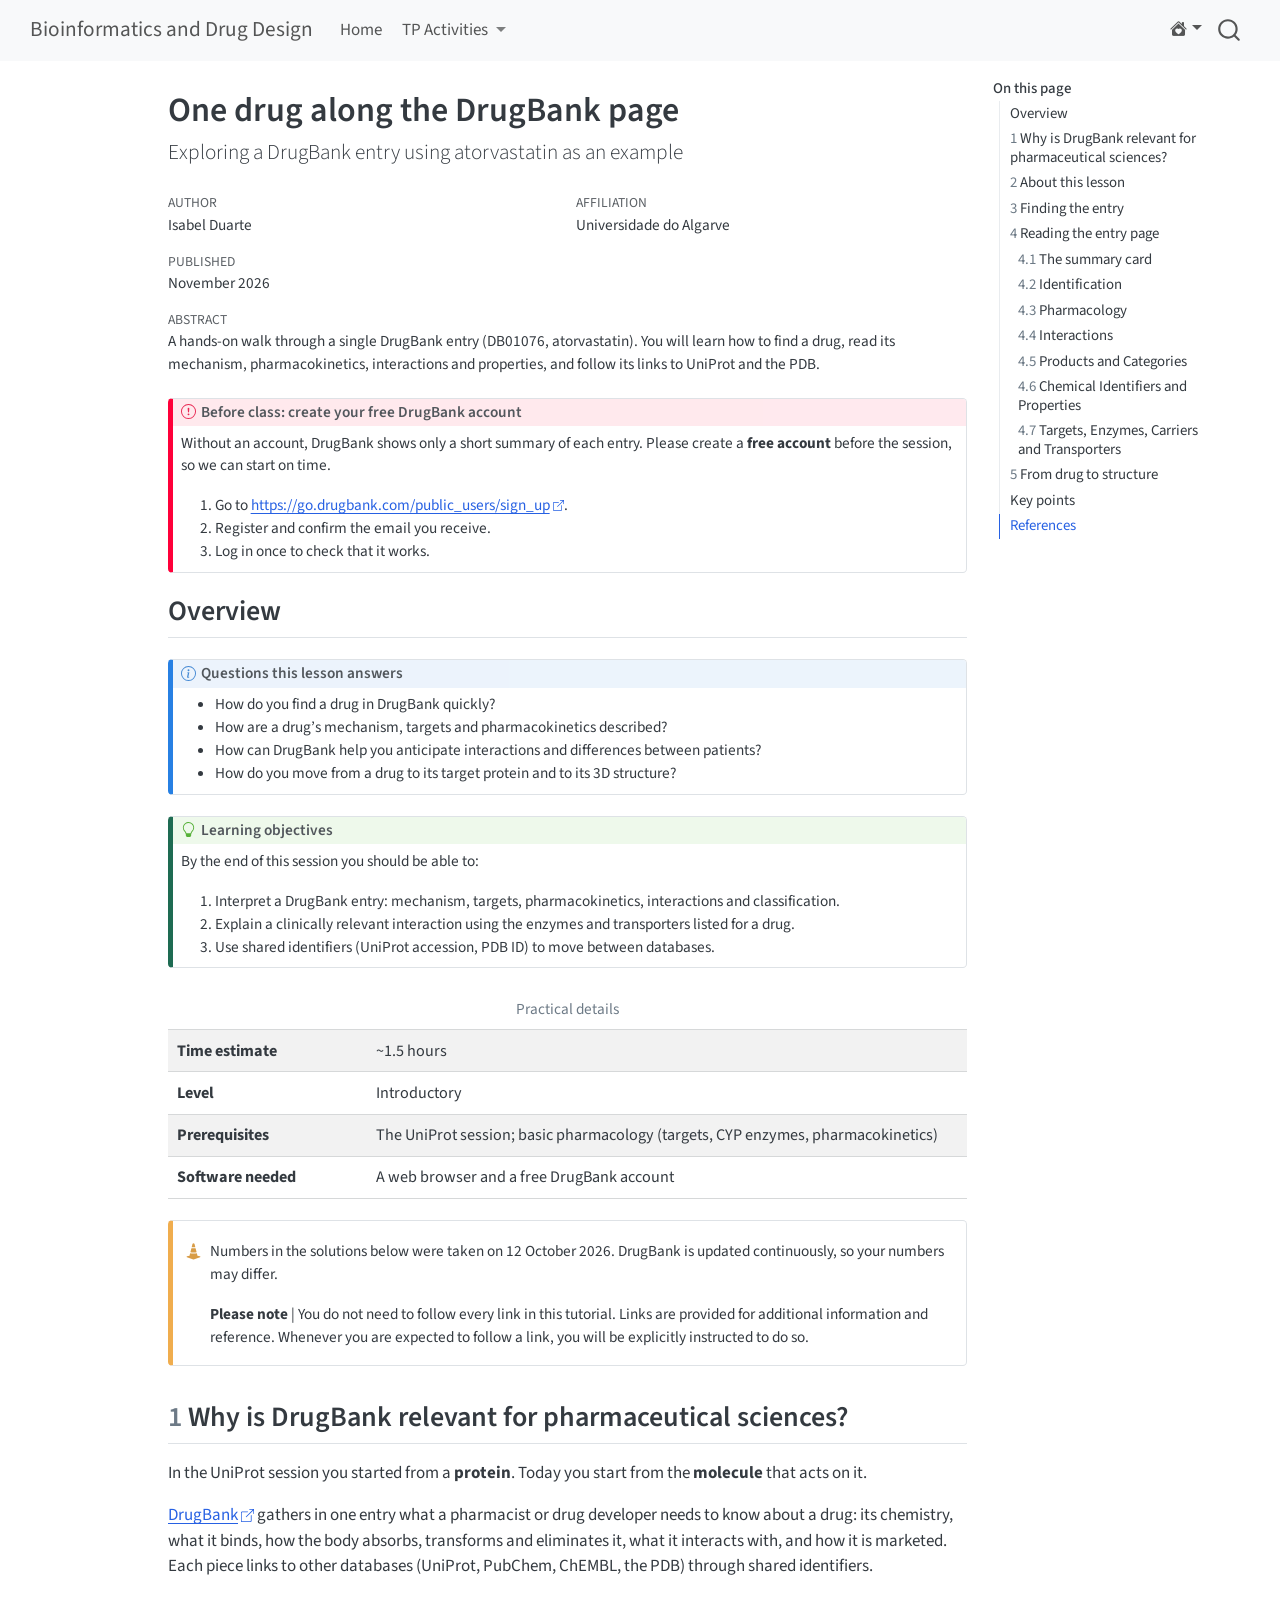
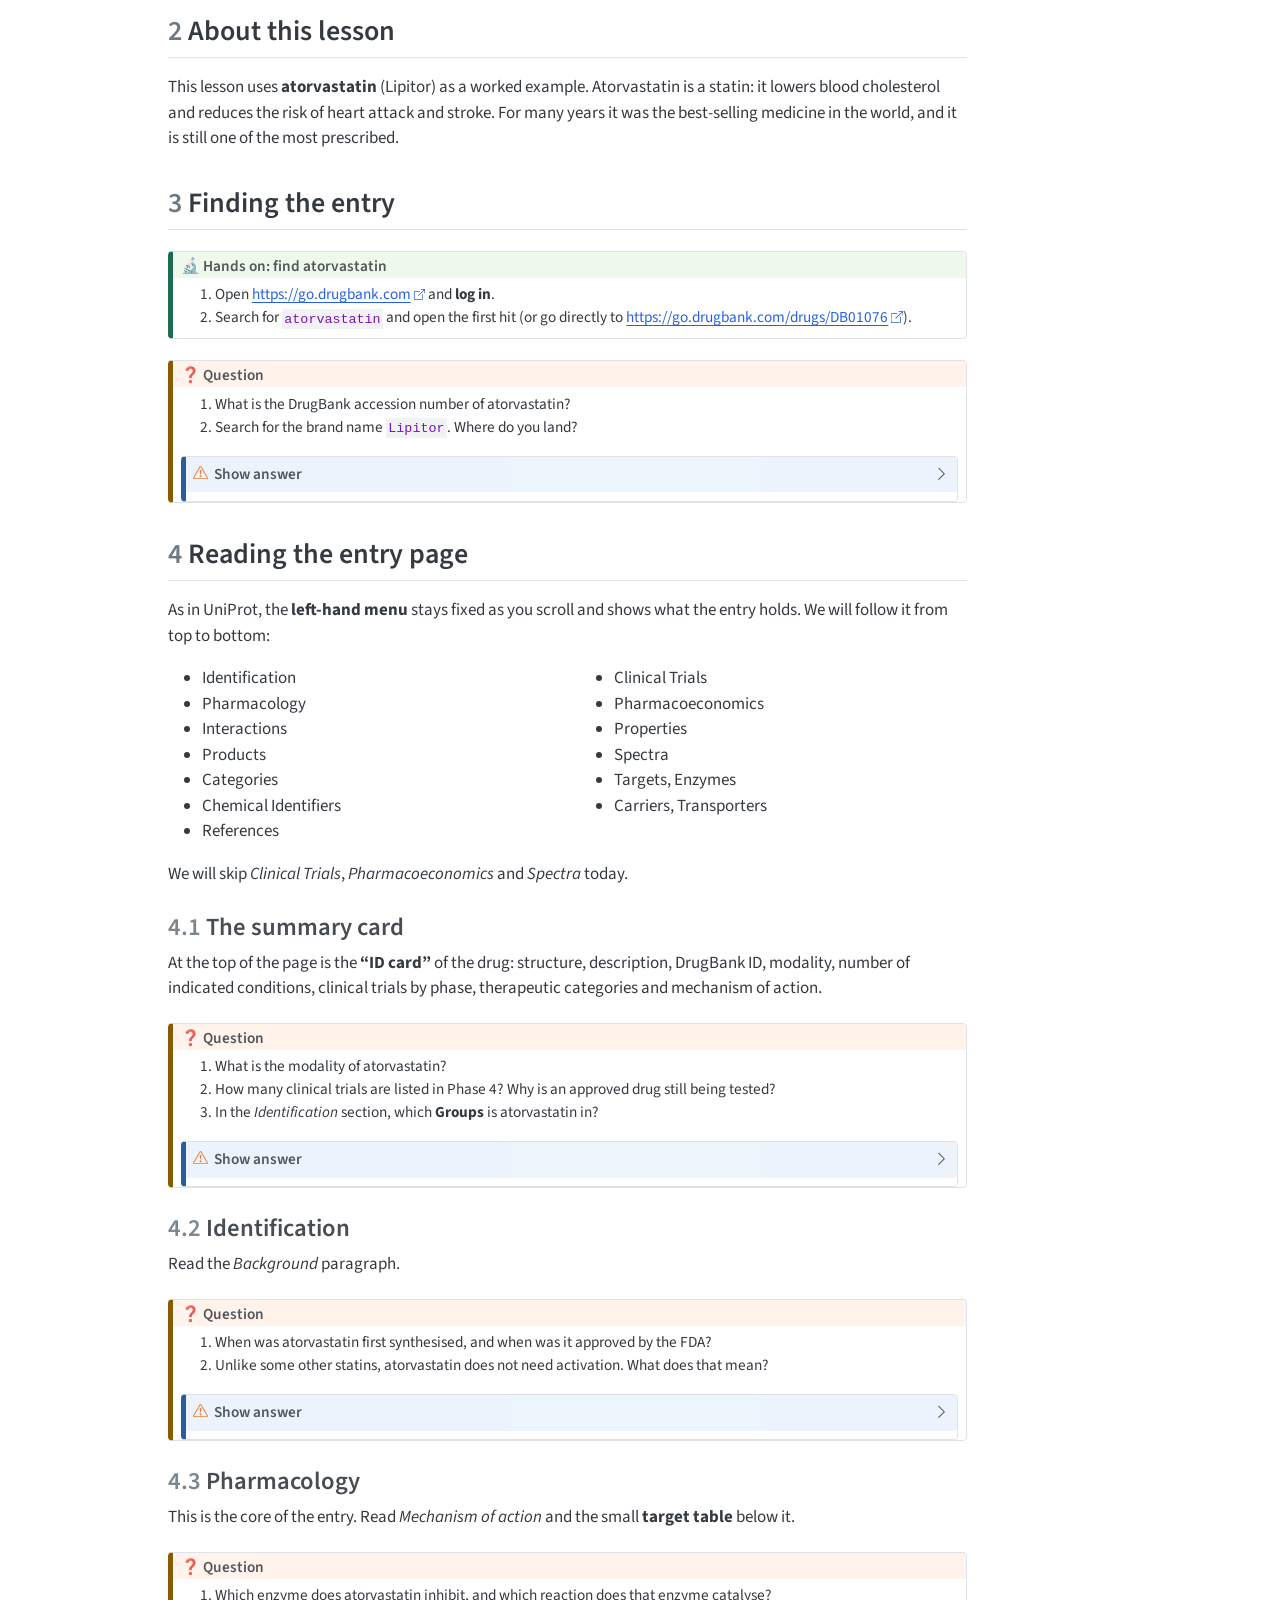
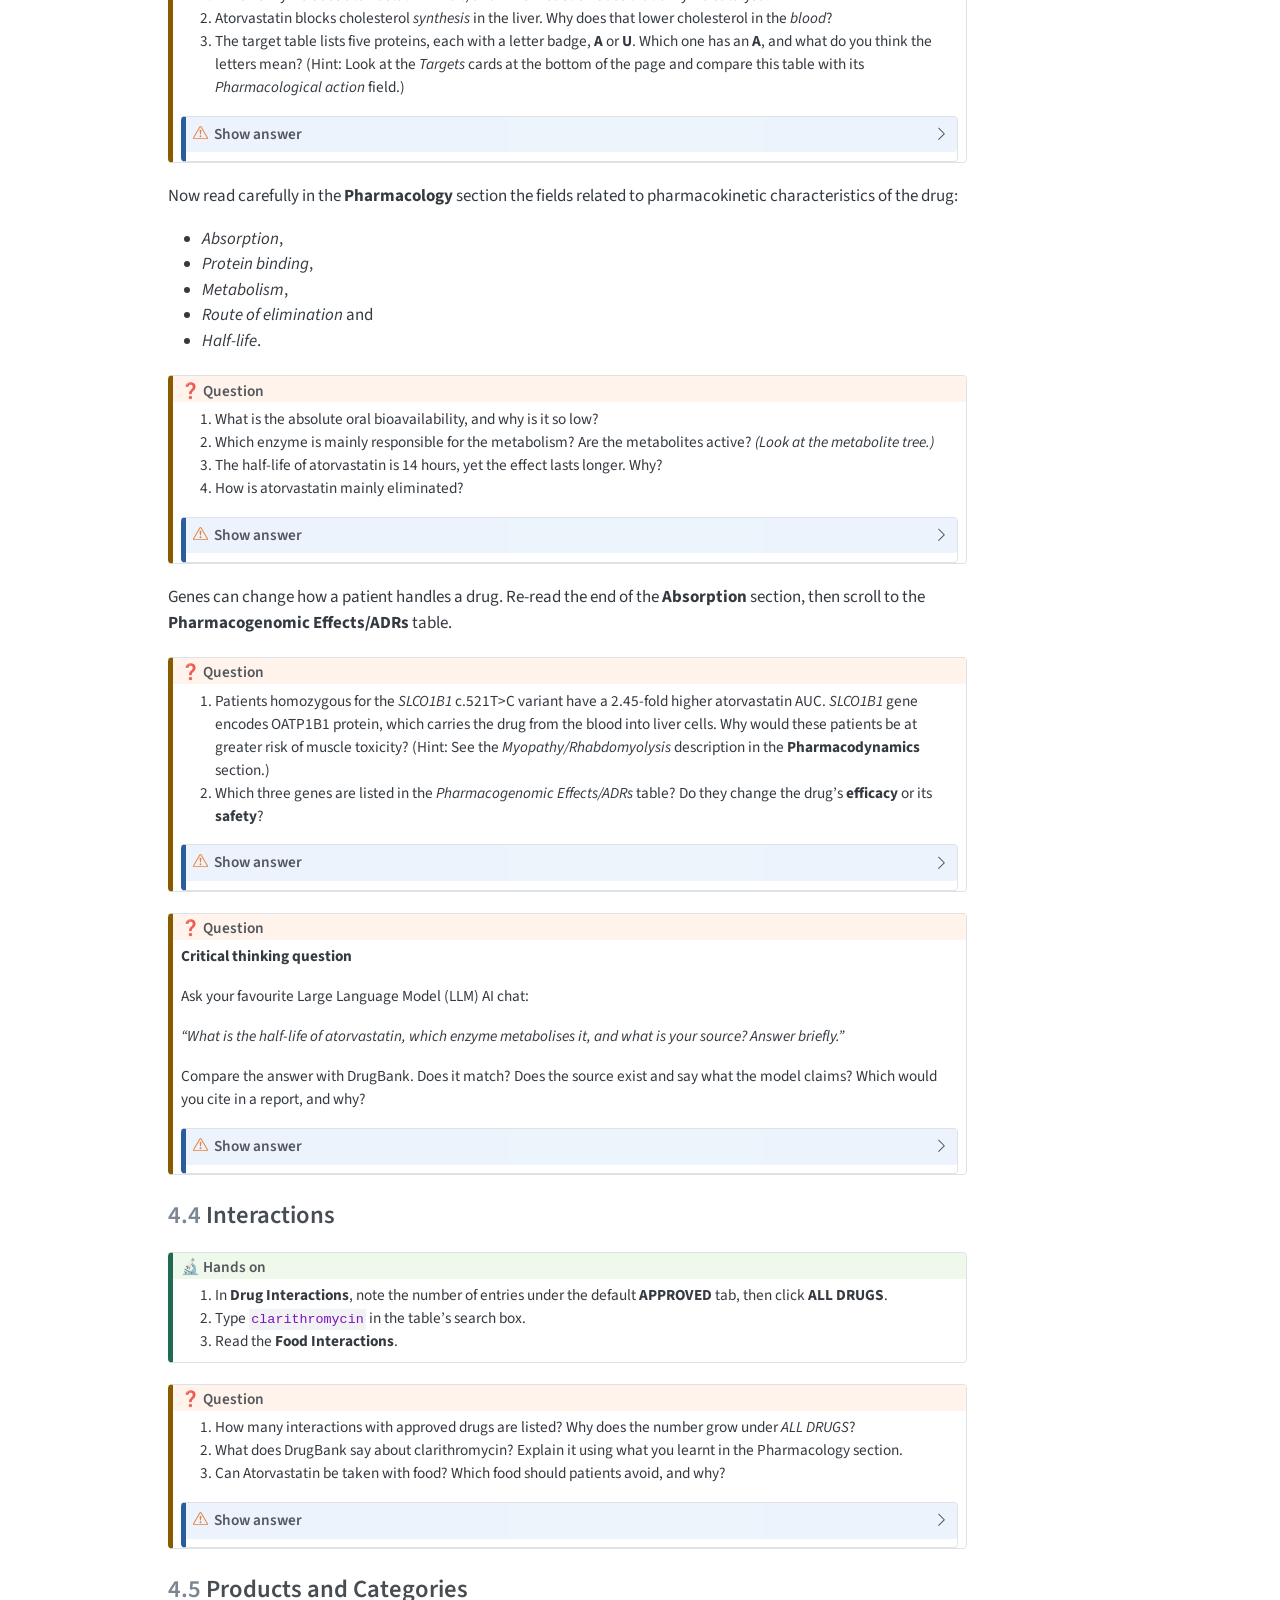
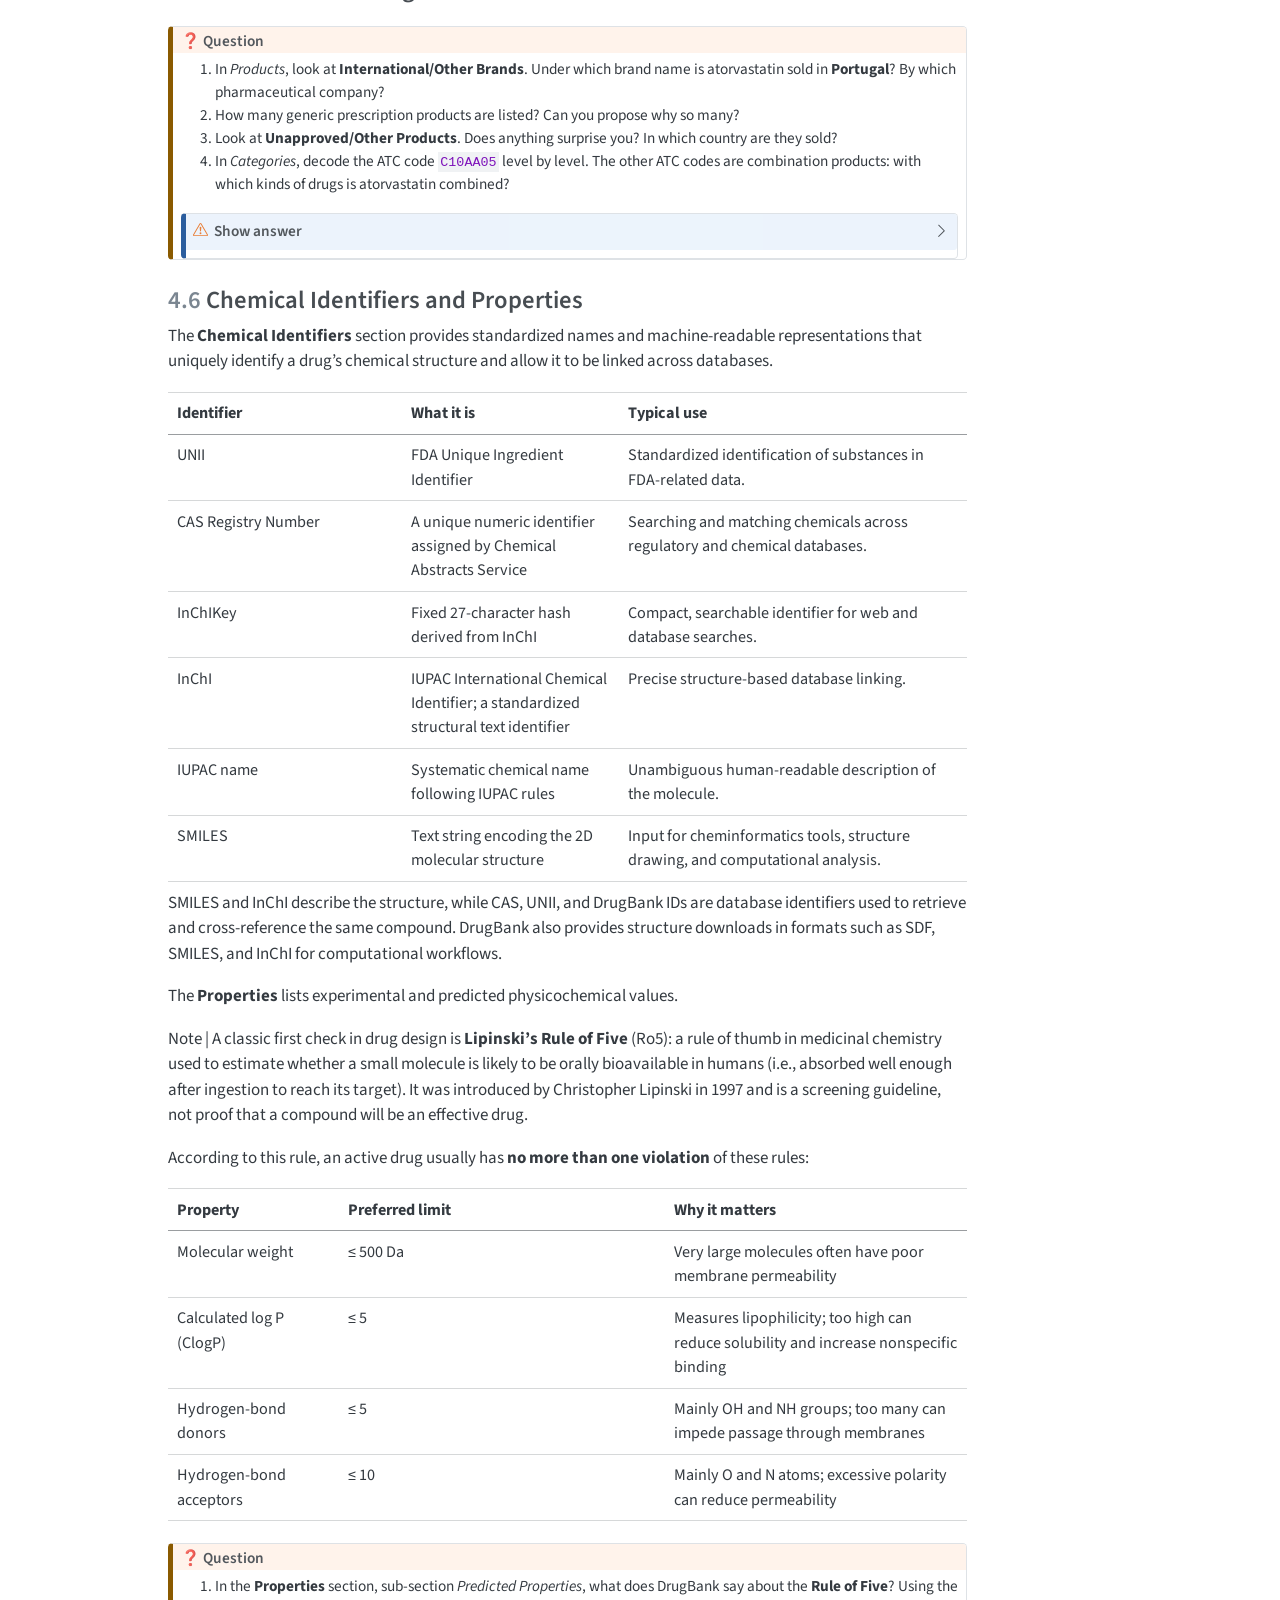
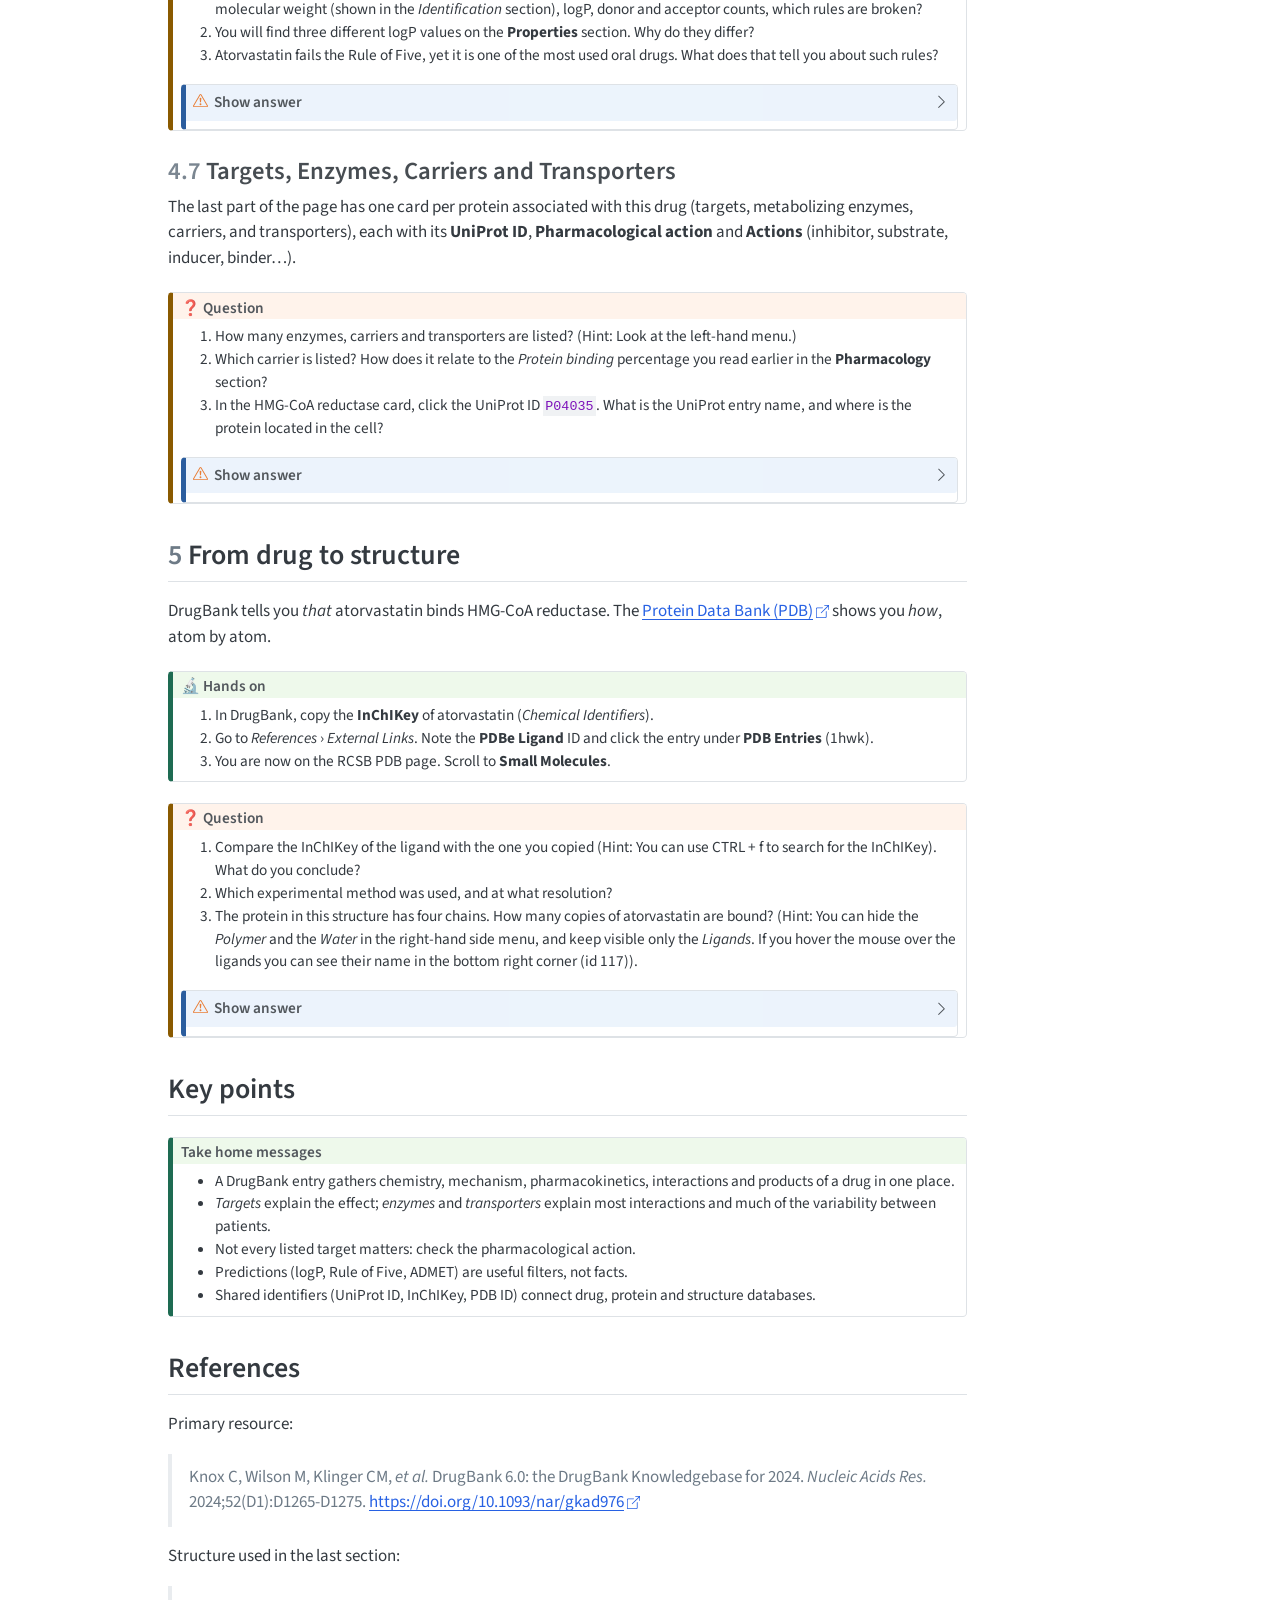
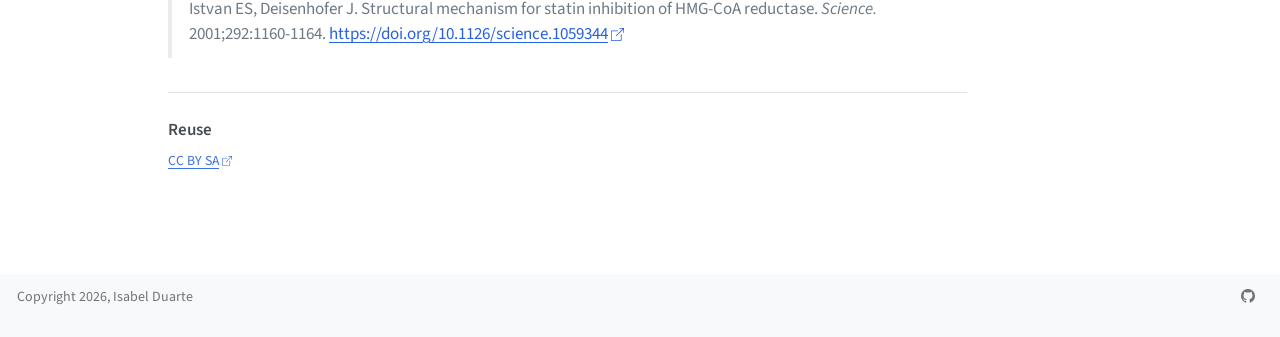
<file: docs/5.drugbank-tutorial-part1.html>
<!DOCTYPE html>
<html xmlns="http://www.w3.org/1999/xhtml" lang="en" xml:lang="en"><head>

<meta charset="utf-8">
<meta name="generator" content="quarto-1.10.18">

<meta name="viewport" content="width=device-width, initial-scale=1.0, user-scalable=yes">

<meta name="author" content="Isabel Duarte">

<title>One drug along the DrugBank page – Bioinformatics and Drug Design</title>
<style>
/* Default styles provided by pandoc.
** See https://pandoc.org/MANUAL.html#variables-for-html for config info.
*/
span.smallcaps{font-variant: small-caps;}
div.columns{display: flex; gap: 1.5em;}
div.column{flex: auto;}
@media screen {
div.columns{gap: min(4vw, 1.5em);}
div.column{overflow-x: auto;}
}
div.hanging-indent{margin-left: 1.5em; text-indent: -1.5em;}
ul.task-list{list-style: none;}
ul.task-list li input[type="checkbox"] {
  width: 0.8em;
  margin: 0 0.8em 0.2em -1em; /* quarto-specific, see https://github.com/quarto-dev/quarto-cli/issues/4556 */ 
  vertical-align: middle;
}
</style>


<script src="site_libs/quarto-nav/quarto-nav.js"></script>
<script src="site_libs/quarto-nav/headroom.min.js"></script>
<script src="site_libs/clipboard/clipboard.min.js"></script>
<script src="site_libs/quarto-search/autocomplete.umd.js"></script>
<script src="site_libs/quarto-search/fuse.min.js"></script>
<script src="site_libs/quarto-search/quarto-search.js"></script>
<meta name="quarto:offset" content="./">
<script src="site_libs/quarto-html/quarto.js" type="module"></script>
<script src="site_libs/quarto-html/tabsets/tabsets.js" type="module"></script>
<script src="site_libs/quarto-html/popper.min.js"></script>
<script src="site_libs/quarto-html/tippy.umd.min.js"></script>
<script src="site_libs/quarto-html/anchor.min.js"></script>
<link href="site_libs/quarto-html/tippy.css" rel="stylesheet">
<link href="site_libs/quarto-html/quarto-syntax-highlighting-64a204ab8560d761af7679ceaba22944.css" rel="stylesheet" id="quarto-text-highlighting-styles">
<script src="site_libs/bootstrap/bootstrap.min.js"></script>
<link href="site_libs/bootstrap/bootstrap-icons.css" rel="stylesheet">
<link href="site_libs/bootstrap/bootstrap-83ab476c863e17697e9685ff7eb1a190.min.css" rel="stylesheet" append-hash="true" id="quarto-bootstrap" data-mode="light">
<script id="quarto-search-options" type="application/json">{
  "location": "navbar",
  "copy-button": false,
  "collapse-after": 3,
  "panel-placement": "end",
  "type": "overlay",
  "limit": 50,
  "keyboard-shortcut": [
    "f",
    "/",
    "s"
  ],
  "show-item-context": false,
  "language": {
    "search-no-results-text": "No results",
    "search-matching-documents-text": "matching documents",
    "search-copy-link-title": "Copy link to search",
    "search-hide-matches-text": "Hide additional matches",
    "search-more-match-text": "more match in this document",
    "search-more-matches-text": "more matches in this document",
    "search-clear-button-title": "Clear",
    "search-text-placeholder": "",
    "search-detached-cancel-button-title": "Cancel",
    "search-submit-button-title": "Submit",
    "search-label": "Search"
  }
}</script>
<style>html{ scroll-behavior: smooth; }</style>


<link rel="stylesheet" href="styles.css">
</head>

<body class="nav-fixed quarto-light">

<div id="quarto-search-results"></div>
  <header id="quarto-header" class="headroom fixed-top">
    <nav class="navbar navbar-expand-lg " data-bs-theme="dark">
      <div class="navbar-container container-fluid">
      <div class="navbar-brand-container mx-auto">
    <a class="navbar-brand" href="./index.html">
    <span class="navbar-title">Bioinformatics and Drug Design</span>
    </a>
  </div>
            <div id="quarto-search" class="" title="Search"></div>
          <button class="navbar-toggler" type="button" data-bs-toggle="collapse" data-bs-target="#navbarCollapse" aria-controls="navbarCollapse" role="menu" aria-expanded="false" aria-label="Toggle navigation" onclick="if (window.quartoToggleHeadroom) { window.quartoToggleHeadroom(); }">
  <span class="navbar-toggler-icon"></span>
</button>
          <div class="collapse navbar-collapse" id="navbarCollapse">
            <ul class="navbar-nav navbar-nav-scroll me-auto">
  <li class="nav-item">
    <a class="nav-link" href="./index.html"> 
<span class="menu-text">Home</span></a>
  </li>  
  <li class="nav-item dropdown ">
    <a class="nav-link dropdown-toggle" href="#" id="nav-menu-tp-activities" role="link" data-bs-toggle="dropdown" aria-expanded="false">
 <span class="menu-text">TP Activities</span>
    </a>
    <ul class="dropdown-menu" aria-labelledby="nav-menu-tp-activities">    
        <li>
    <a class="dropdown-item" href="./1.bioinf-intro-tutorial.html">
 <span class="dropdown-text">Introduction to Bioinformatics</span></a>
  </li>  
        <li>
    <a class="dropdown-item" href="./2.ensembl-tutorial-part1.html">
 <span class="dropdown-text">Ensembl genes and transcripts | Part 1</span></a>
  </li>  
        <li>
    <a class="dropdown-item" href="./2.ensembl-tutorial-part2.html">
 <span class="dropdown-text">Ensembl genes and transcripts | Part 2</span></a>
  </li>  
        <li>
    <a class="dropdown-item" href="./3.uniprot-tutorial.html">
 <span class="dropdown-text">One protein along the UniProt page</span></a>
  </li>  
        <li>
    <a class="dropdown-item" href="./4.rcsb-pdb-tutorial.html">
 <span class="dropdown-text">One structure along the RCSB PDB page</span></a>
  </li>  
        <li>
    <a class="dropdown-item" href="./5.drugbank-tutorial-part1.html">
 <span class="dropdown-text">One drug along the DrugBank page</span></a>
  </li>  
        <li>
    <a class="dropdown-item" href="./5.escape-room-tp1.html">
 <span class="dropdown-text">DrugBank Escape Room | TP1</span></a>
  </li>  
        <li>
    <a class="dropdown-item" href="./5.escape-room-tp2.html">
 <span class="dropdown-text">DrugBank Escape Room | TP2</span></a>
  </li>  
        <li>
    <a class="dropdown-item" href="./6.clinpgx-tutorial.html">
 <span class="dropdown-text">ClinPGx | From genotype to prescription</span></a>
  </li>  
    </ul>
  </li>
</ul>
          </div> <!-- /navcollapse -->
            <div class="quarto-navbar-tools">
    <div class="dropdown">
      <a href="" title="" id="quarto-navigation-tool-dropdown-0" class="quarto-navigation-tool dropdown-toggle px-1" data-bs-toggle="dropdown" aria-expanded="false" role="link" aria-label=""><i class="bi bi-house-heart-fill"></i></a>
      <ul class="dropdown-menu" aria-labelledby="quarto-navigation-tool-dropdown-0">
          <li>
            <a class="dropdown-item quarto-navbar-tools-item" href="https://www.ualg.pt/">
            Universidade do Algarve
            </a>
          </li>
      </ul>
    </div>
</div>
      </div> <!-- /container-fluid -->
    </nav>
</header>
<!-- content -->
<div id="quarto-content" class="quarto-container page-columns page-rows-contents page-layout-article page-navbar">
<!-- sidebar -->
<!-- margin-sidebar -->
    <div id="quarto-margin-sidebar" class="sidebar margin-sidebar">
        <nav id="TOC" role="doc-toc" class="toc-active" data-toc-expanded="2">
    <h2 id="toc-title">On this page</h2>
   
  <ul>
  <li><a href="#overview" id="toc-overview" class="nav-link active" data-scroll-target="#overview">Overview</a></li>
  <li><a href="#sec-intro" id="toc-sec-intro" class="nav-link" data-scroll-target="#sec-intro"><span class="header-section-number">1</span> Why is DrugBank relevant for pharmaceutical sciences?</a></li>
  <li><a href="#about-this-lesson" id="toc-about-this-lesson" class="nav-link" data-scroll-target="#about-this-lesson"><span class="header-section-number">2</span> About this lesson</a></li>
  <li><a href="#sec-search" id="toc-sec-search" class="nav-link" data-scroll-target="#sec-search"><span class="header-section-number">3</span> Finding the entry</a></li>
  <li><a href="#sec-entry" id="toc-sec-entry" class="nav-link" data-scroll-target="#sec-entry"><span class="header-section-number">4</span> Reading the entry page</a>
  <ul class="collapse">
  <li><a href="#sec-card" id="toc-sec-card" class="nav-link" data-scroll-target="#sec-card"><span class="header-section-number">4.1</span> The summary card</a></li>
  <li><a href="#sec-identification" id="toc-sec-identification" class="nav-link" data-scroll-target="#sec-identification"><span class="header-section-number">4.2</span> Identification</a></li>
  <li><a href="#sec-pharmacology" id="toc-sec-pharmacology" class="nav-link" data-scroll-target="#sec-pharmacology"><span class="header-section-number">4.3</span> Pharmacology</a></li>
  <li><a href="#sec-interactions" id="toc-sec-interactions" class="nav-link" data-scroll-target="#sec-interactions"><span class="header-section-number">4.4</span> Interactions</a></li>
  <li><a href="#sec-products" id="toc-sec-products" class="nav-link" data-scroll-target="#sec-products"><span class="header-section-number">4.5</span> Products and Categories</a></li>
  <li><a href="#sec-chemistry" id="toc-sec-chemistry" class="nav-link" data-scroll-target="#sec-chemistry"><span class="header-section-number">4.6</span> Chemical Identifiers and Properties</a></li>
  <li><a href="#sec-targets" id="toc-sec-targets" class="nav-link" data-scroll-target="#sec-targets"><span class="header-section-number">4.7</span> Targets, Enzymes, Carriers and Transporters</a></li>
  </ul></li>
  <li><a href="#sec-structure" id="toc-sec-structure" class="nav-link" data-scroll-target="#sec-structure"><span class="header-section-number">5</span> From drug to structure</a></li>
  <li><a href="#key-points" id="toc-key-points" class="nav-link" data-scroll-target="#key-points">Key points</a></li>
  <li><a href="#references" id="toc-references" class="nav-link" data-scroll-target="#references">References</a></li>
  </ul>
</nav>
    </div>
<!-- main -->
<main class="content" id="quarto-document-content">

<header id="title-block-header" class="quarto-title-block default">
<div class="quarto-title">
<h1 class="title">One drug along the DrugBank page</h1>
<p class="subtitle lead">Exploring a DrugBank entry using atorvastatin as an example</p>
</div>


<div class="quarto-title-meta-author">
  <div class="quarto-title-meta-heading">Author</div>
  <div class="quarto-title-meta-heading">Affiliation</div>
  
    <div class="quarto-title-meta-contents">
    <p class="author">Isabel Duarte </p>
  </div>
  <div class="quarto-title-meta-contents">
        <p class="affiliation">
            Universidade do Algarve
          </p>
      </div>
  </div>

<div class="quarto-title-meta">

      
    <div>
    <div class="quarto-title-meta-heading">Published</div>
    <div class="quarto-title-meta-contents">
      <p class="date">November 2026</p>
    </div>
  </div>
  
    
  </div>
  
<div>
  <div class="abstract">
    <div class="block-title">Abstract</div>
    <p>A hands-on walk through a single DrugBank entry (DB01076, atorvastatin). You will learn how to find a drug, read its mechanism, pharmacokinetics, interactions and properties, and follow its links to UniProt and the PDB.</p>
  </div>
</div>


</header>


<div class="callout callout-style-default callout-important callout-titled">
<div class="callout-header d-flex align-content-center">
<div class="callout-icon-container">
<i class="callout-icon"></i>
</div>
<div class="callout-title-container flex-fill">
<span class="screen-reader-only">Important</span>Before class: create your free DrugBank account
</div>
</div>
<div class="callout-body-container callout-body">
<p>Without an account, DrugBank shows only a short summary of each entry. Please create a <strong>free account</strong> before the session, so we can start on time.</p>
<ol type="1">
<li>Go to <a href="https://go.drugbank.com/public_users/sign_up" class="uri">https://go.drugbank.com/public_users/sign_up</a>.</li>
<li>Register and confirm the email you receive.</li>
<li>Log in once to check that it works.</li>
</ol>
</div>
</div>
<section id="overview" class="level2 unnumbered">
<h2 class="unnumbered anchored" data-anchor-id="overview">Overview</h2>
<div class="callout callout-style-default callout-note callout-titled">
<div class="callout-header d-flex align-content-center">
<div class="callout-icon-container">
<i class="callout-icon"></i>
</div>
<div class="callout-title-container flex-fill">
<span class="screen-reader-only">Note</span>Questions this lesson answers
</div>
</div>
<div class="callout-body-container callout-body">
<ul>
<li>How do you find a drug in DrugBank quickly?</li>
<li>How are a drug’s mechanism, targets and pharmacokinetics described?</li>
<li>How can DrugBank help you anticipate interactions and differences between patients?</li>
<li>How do you move from a drug to its target protein and to its 3D structure?</li>
</ul>
</div>
</div>
<div class="callout callout-style-default callout-tip callout-titled">
<div class="callout-header d-flex align-content-center">
<div class="callout-icon-container">
<i class="callout-icon"></i>
</div>
<div class="callout-title-container flex-fill">
<span class="screen-reader-only">Tip</span>Learning objectives
</div>
</div>
<div class="callout-body-container callout-body">
<p>By the end of this session you should be able to:</p>
<ol type="1">
<li>Interpret a DrugBank entry: mechanism, targets, pharmacokinetics, interactions and classification.</li>
<li>Explain a clinically relevant interaction using the enzymes and transporters listed for a drug.</li>
<li>Use shared identifiers (UniProt accession, PDB ID) to move between databases.</li>
</ol>
</div>
</div>
<table class="table-striped table-hover caption-top table">
<caption>Practical details</caption>
<colgroup>
<col style="width: 25%">
<col style="width: 75%">
</colgroup>
<tbody>
<tr class="odd">
<td><strong>Time estimate</strong></td>
<td>~1.5 hours</td>
</tr>
<tr class="even">
<td><strong>Level</strong></td>
<td>Introductory</td>
</tr>
<tr class="odd">
<td><strong>Prerequisites</strong></td>
<td>The UniProt session; basic pharmacology (targets, CYP enzymes, pharmacokinetics)</td>
</tr>
<tr class="even">
<td><strong>Software needed</strong></td>
<td>A web browser and a free DrugBank account</td>
</tr>
</tbody>
</table>
<div class="callout callout-style-simple callout-caution">
<div class="callout-body d-flex">
<div class="callout-icon-container">
<i class="callout-icon"></i>
</div>
<div class="callout-body-container">
<p>Numbers in the solutions below were taken on 12 October 2026. DrugBank is updated continuously, so your numbers may differ.</p>
<p><strong>Please note</strong> | You do not need to follow every link in this tutorial. Links are provided for additional information and reference. Whenever you are expected to follow a link, you will be explicitly instructed to do so.</p>
</div>
</div>
</div>
</section>
<section id="sec-intro" class="level2" data-number="1">
<h2 data-number="1" class="anchored" data-anchor-id="sec-intro"><span class="header-section-number">1</span> Why is DrugBank relevant for pharmaceutical sciences?</h2>
<p>In the UniProt session you started from a <strong>protein</strong>. Today you start from the <strong>molecule</strong> that acts on it.</p>
<p><a href="https://go.drugbank.com">DrugBank</a> gathers in one entry what a pharmacist or drug developer needs to know about a drug: its chemistry, what it binds, how the body absorbs, transforms and eliminates it, what it interacts with, and how it is marketed. Each piece links to other databases (UniProt, PubChem, ChEMBL, the PDB) through shared identifiers.</p>
</section>
<section id="about-this-lesson" class="level2" data-number="2">
<h2 data-number="2" class="anchored" data-anchor-id="about-this-lesson"><span class="header-section-number">2</span> About this lesson</h2>
<p>This lesson uses <strong>atorvastatin</strong> (Lipitor) as a worked example. Atorvastatin is a statin: it lowers blood cholesterol and reduces the risk of heart attack and stroke. For many years it was the best-selling medicine in the world, and it is still one of the most prescribed.</p>
</section>
<section id="sec-search" class="level2" data-number="3">
<h2 data-number="3" class="anchored" data-anchor-id="sec-search"><span class="header-section-number">3</span> Finding the entry</h2>
<div class="callout callout-style-default callout-tip no-icon callout-titled">
<div class="callout-header d-flex align-content-center">
<div class="callout-icon-container">
<i class="callout-icon no-icon"></i>
</div>
<div class="callout-title-container flex-fill">
<span class="screen-reader-only">Tip</span>🔬 Hands on: find atorvastatin
</div>
</div>
<div class="callout-body-container callout-body">
<ol type="1">
<li>Open <a href="https://go.drugbank.com" class="uri">https://go.drugbank.com</a> and <strong>log in</strong>.</li>
<li>Search for <code>atorvastatin</code> and open the first hit (or go directly to <a href="https://go.drugbank.com/drugs/DB01076" class="uri">https://go.drugbank.com/drugs/DB01076</a>).</li>
</ol>
</div>
</div>
<div class="callout callout-style-default callout-warning no-icon callout-titled">
<div class="callout-header d-flex align-content-center">
<div class="callout-icon-container">
<i class="callout-icon no-icon"></i>
</div>
<div class="callout-title-container flex-fill">
<span class="screen-reader-only">Warning</span>❓ Question
</div>
</div>
<div class="callout-body-container callout-body">
<ol type="1">
<li>What is the DrugBank accession number of atorvastatin?</li>
<li>Search for the brand name <code>Lipitor</code>. Where do you land?</li>
</ol>
<div class="callout callout-style-default callout-note callout-titled" title="Show answer">
<div class="callout-header d-flex align-content-center collapsed" data-bs-toggle="collapse" data-bs-target=".callout-5-contents" aria-controls="callout-5" aria-expanded="false" aria-label="Toggle callout">
<div class="callout-icon-container">
<i class="callout-icon"></i>
</div>
<div class="callout-title-container flex-fill">
<span class="screen-reader-only">Note</span>Show answer
</div>
<div class="callout-btn-toggle d-inline-block border-0 py-1 ps-1 pe-0 float-end"><i class="callout-toggle"></i></div>
</div>
<div id="callout-5" class="callout-5-contents callout-collapse collapse">
<div class="callout-body-container callout-body">
<ol type="1">
<li><code>DB01076</code>. Every DrugBank drug has a stable accession: <code>DB</code> + 5 digits.</li>
<li>On the same entry. DrugBank indexes brand names and synonyms, but the entry is always the <strong>active substance</strong>, not a commercial product.</li>
</ol>
</div>
</div>
</div>
</div>
</div>
</section>
<section id="sec-entry" class="level2" data-number="4">
<h2 data-number="4" class="anchored" data-anchor-id="sec-entry"><span class="header-section-number">4</span> Reading the entry page</h2>
<!-- Optional: add a screenshot of the entry header, as in the UniProt lesson -->
<!-- ![The header of a DrugBank entry.](images/drugbank_atorvastatin_1.png){#fig-drugbank fig-alt="Screenshot of the DrugBank entry header for DB01076."} -->
<p>As in UniProt, the <strong>left-hand menu</strong> stays fixed as you scroll and shows what the entry holds. We will follow it from top to bottom:</p>
<div class="grid">
<div class="g-col-6">
<ul>
<li>Identification</li>
<li>Pharmacology</li>
<li>Interactions</li>
<li>Products</li>
<li>Categories</li>
<li>Chemical Identifiers</li>
<li>References</li>
</ul>
</div>
<div class="g-col-6">
<ul>
<li>Clinical Trials</li>
<li>Pharmacoeconomics</li>
<li>Properties</li>
<li>Spectra</li>
<li>Targets, Enzymes</li>
<li>Carriers, Transporters</li>
</ul>
</div>
</div>
<p>We will skip <em>Clinical Trials</em>, <em>Pharmacoeconomics</em> and <em>Spectra</em> today.</p>
<section id="sec-card" class="level3" data-number="4.1">
<h3 data-number="4.1" class="anchored" data-anchor-id="sec-card"><span class="header-section-number">4.1</span> The summary card</h3>
<p>At the top of the page is the <strong>“ID card”</strong> of the drug: structure, description, DrugBank ID, modality, number of indicated conditions, clinical trials by phase, therapeutic categories and mechanism of action.</p>
<div class="callout callout-style-default callout-warning no-icon callout-titled">
<div class="callout-header d-flex align-content-center">
<div class="callout-icon-container">
<i class="callout-icon no-icon"></i>
</div>
<div class="callout-title-container flex-fill">
<span class="screen-reader-only">Warning</span>❓ Question
</div>
</div>
<div class="callout-body-container callout-body">
<ol type="1">
<li>What is the modality of atorvastatin?</li>
<li>How many clinical trials are listed in Phase 4? Why is an approved drug still being tested?</li>
<li>In the <em>Identification</em> section, which <strong>Groups</strong> is atorvastatin in?</li>
</ol>
<div class="callout callout-style-default callout-note callout-titled" title="Show answer">
<div class="callout-header d-flex align-content-center collapsed" data-bs-toggle="collapse" data-bs-target=".callout-7-contents" aria-controls="callout-7" aria-expanded="false" aria-label="Toggle callout">
<div class="callout-icon-container">
<i class="callout-icon"></i>
</div>
<div class="callout-title-container flex-fill">
<span class="screen-reader-only">Note</span>Show answer
</div>
<div class="callout-btn-toggle d-inline-block border-0 py-1 ps-1 pe-0 float-end"><i class="callout-toggle"></i></div>
</div>
<div id="callout-7" class="callout-7-contents callout-collapse collapse">
<div class="callout-body-container callout-body">
<ol type="1">
<li>Small molecule (as opposed to, for example, an antibody).</li>
<li><ol start="367" type="1">
<li>Phase 4 trials take place <em>after</em> approval: they monitor long-term safety, compare treatments, or test new uses.</li>
</ol></li>
<li><em>Approved</em> and <em>Investigational</em>: it is marketed, and still under study.</li>
</ol>
</div>
</div>
</div>
</div>
</div>
</section>
<section id="sec-identification" class="level3" data-number="4.2">
<h3 data-number="4.2" class="anchored" data-anchor-id="sec-identification"><span class="header-section-number">4.2</span> Identification</h3>
<p>Read the <em>Background</em> paragraph.</p>
<div class="callout callout-style-default callout-warning no-icon callout-titled">
<div class="callout-header d-flex align-content-center">
<div class="callout-icon-container">
<i class="callout-icon no-icon"></i>
</div>
<div class="callout-title-container flex-fill">
<span class="screen-reader-only">Warning</span>❓ Question
</div>
</div>
<div class="callout-body-container callout-body">
<ol type="1">
<li>When was atorvastatin first synthesised, and when was it approved by the FDA?</li>
<li>Unlike some other statins, atorvastatin does not need activation. What does that mean?</li>
</ol>
<div class="callout callout-style-default callout-note callout-titled" title="Show answer">
<div class="callout-header d-flex align-content-center collapsed" data-bs-toggle="collapse" data-bs-target=".callout-9-contents" aria-controls="callout-9" aria-expanded="false" aria-label="Toggle callout">
<div class="callout-icon-container">
<i class="callout-icon"></i>
</div>
<div class="callout-title-container flex-fill">
<span class="screen-reader-only">Note</span>Show answer
</div>
<div class="callout-btn-toggle d-inline-block border-0 py-1 ps-1 pe-0 float-end"><i class="callout-toggle"></i></div>
</div>
<div id="callout-9" class="callout-9-contents callout-collapse collapse">
<div class="callout-body-container callout-body">
<ol type="1">
<li>Synthesised in 1985, approved by the FDA in 1996.</li>
<li>It is given in its <strong>active</strong> form. Some statins (for example lovastatin and simvastatin) are <strong>prodrugs</strong> that must be converted in the body before they can inhibit the enzyme.</li>
</ol>
</div>
</div>
</div>
</div>
</div>
</section>
<section id="sec-pharmacology" class="level3" data-number="4.3">
<h3 data-number="4.3" class="anchored" data-anchor-id="sec-pharmacology"><span class="header-section-number">4.3</span> Pharmacology</h3>
<p>This is the core of the entry. Read <em>Mechanism of action</em> and the small <strong>target table</strong> below it.</p>
<div class="callout callout-style-default callout-warning no-icon callout-titled">
<div class="callout-header d-flex align-content-center">
<div class="callout-icon-container">
<i class="callout-icon no-icon"></i>
</div>
<div class="callout-title-container flex-fill">
<span class="screen-reader-only">Warning</span>❓ Question
</div>
</div>
<div class="callout-body-container callout-body">
<ol type="1">
<li>Which enzyme does atorvastatin inhibit, and which reaction does that enzyme catalyse?</li>
<li>Atorvastatin blocks cholesterol <em>synthesis</em> in the liver. Why does that lower cholesterol in the <em>blood</em>?</li>
<li>The target table lists five proteins, each with a letter badge, <strong>A</strong> or <strong>U</strong>. Which one has an <strong>A</strong>, and what do you think the letters mean? (Hint: Look at the <em>Targets</em> cards at the bottom of the page and compare this table with its <em>Pharmacological action</em> field.)</li>
</ol>
<div class="callout callout-style-default callout-note callout-titled" title="Show answer">
<div class="callout-header d-flex align-content-center collapsed" data-bs-toggle="collapse" data-bs-target=".callout-11-contents" aria-controls="callout-11" aria-expanded="false" aria-label="Toggle callout">
<div class="callout-icon-container">
<i class="callout-icon"></i>
</div>
<div class="callout-title-container flex-fill">
<span class="screen-reader-only">Note</span>Show answer
</div>
<div class="callout-btn-toggle d-inline-block border-0 py-1 ps-1 pe-0 float-end"><i class="callout-toggle"></i></div>
</div>
<div id="callout-11" class="callout-11-contents callout-collapse collapse">
<div class="callout-body-container callout-body">
<ol type="1">
<li>Competitive inhibitor of HMG-CoA (3-hydroxy-3-methylglutaryl coenzyme A) reductase. It converts HMG-CoA to mevalonate, the rate-limiting step of cholesterol synthesis.</li>
<li>Liver cells with less cholesterol produce more LDL receptors, which pull LDL (sometimes called the “bad cholesterol”) out of the blood.</li>
<li>Only HMG-CoA reductase has an <strong>A</strong>: binding to it is known to cause the drug’s effect (Pharmacological <strong>A</strong>ction: <em>yes</em>). The other four (DPP4, AHR, HDAC2, NR1I3) have <strong>U</strong>: the drug binds them, but whether that matters is <strong>U</strong>nknown.</li>
</ol>
</div>
</div>
</div>
</div>
</div>
<p>Now read carefully in the <strong>Pharmacology</strong> section the fields related to pharmacokinetic characteristics of the drug:</p>
<ul>
<li><em>Absorption</em>,</li>
<li><em>Protein binding</em>,</li>
<li><em>Metabolism</em>,</li>
<li><em>Route of elimination</em> and</li>
<li><em>Half-life</em>.</li>
</ul>
<div class="callout callout-style-default callout-warning no-icon callout-titled">
<div class="callout-header d-flex align-content-center">
<div class="callout-icon-container">
<i class="callout-icon no-icon"></i>
</div>
<div class="callout-title-container flex-fill">
<span class="screen-reader-only">Warning</span>❓ Question
</div>
</div>
<div class="callout-body-container callout-body">
<ol type="1">
<li>What is the absolute oral bioavailability, and why is it so low?</li>
<li>Which enzyme is mainly responsible for the metabolism? Are the metabolites active? <em>(Look at the metabolite tree.)</em></li>
<li>The half-life of atorvastatin is 14 hours, yet the effect lasts longer. Why?</li>
<li>How is atorvastatin mainly eliminated?</li>
</ol>
<div class="callout callout-style-default callout-note callout-titled" title="Show answer">
<div class="callout-header d-flex align-content-center collapsed" data-bs-toggle="collapse" data-bs-target=".callout-13-contents" aria-controls="callout-13" aria-expanded="false" aria-label="Toggle callout">
<div class="callout-icon-container">
<i class="callout-icon"></i>
</div>
<div class="callout-title-container flex-fill">
<span class="screen-reader-only">Note</span>Show answer
</div>
<div class="callout-btn-toggle d-inline-block border-0 py-1 ps-1 pe-0 float-end"><i class="callout-toggle"></i></div>
</div>
<div id="callout-13" class="callout-13-contents callout-collapse collapse">
<div class="callout-body-container callout-body">
<ol type="1">
<li>14%, because of extensive <strong>first-pass metabolism</strong> in the gut wall and liver.</li>
<li>Cytochrome P450 3A4 (<strong>CYP3A4</strong> gene), producing ortho- and para-hydroxylated metabolites. Yes, the metabolites are <strong>active</strong>: they account for about 70% of the circulating HMG-CoA reductase inhibition.</li>
<li>The active metabolites have half-lives of up to 30 hours.</li>
<li>In the <strong>bile</strong>. Less than 1% is eliminated by the kidneys.</li>
</ol>
</div>
</div>
</div>
</div>
</div>
<p>Genes can change how a patient handles a drug. Re-read the end of the <strong>Absorption</strong> section, then scroll to the <strong>Pharmacogenomic Effects/ADRs</strong> table.</p>
<div class="callout callout-style-default callout-warning no-icon callout-titled">
<div class="callout-header d-flex align-content-center">
<div class="callout-icon-container">
<i class="callout-icon no-icon"></i>
</div>
<div class="callout-title-container flex-fill">
<span class="screen-reader-only">Warning</span>❓ Question
</div>
</div>
<div class="callout-body-container callout-body">
<ol type="1">
<li>Patients homozygous for the <em>SLCO1B1</em> c.521T&gt;C variant have a 2.45-fold higher atorvastatin AUC. <em>SLCO1B1</em> gene encodes OATP1B1 protein, which carries the drug from the blood into liver cells. Why would these patients be at greater risk of muscle toxicity? (Hint: See the <em>Myopathy/Rhabdomyolysis</em> description in the <strong>Pharmacodynamics</strong> section.)</li>
<li>Which three genes are listed in the <em>Pharmacogenomic Effects/ADRs</em> table? Do they change the drug’s <strong>efficacy</strong> or its <strong>safety</strong>?</li>
</ol>
<div class="callout callout-style-default callout-note callout-titled" title="Show answer">
<div class="callout-header d-flex align-content-center collapsed" data-bs-toggle="collapse" data-bs-target=".callout-15-contents" aria-controls="callout-15" aria-expanded="false" aria-label="Toggle callout">
<div class="callout-icon-container">
<i class="callout-icon"></i>
</div>
<div class="callout-title-container flex-fill">
<span class="screen-reader-only">Note</span>Show answer
</div>
<div class="callout-btn-toggle d-inline-block border-0 py-1 ps-1 pe-0 float-end"><i class="callout-toggle"></i></div>
</div>
<div id="callout-15" class="callout-15-contents callout-collapse collapse">
<div class="callout-body-container callout-body">
<ol type="1">
<li>Less uptake into the liver means more drug stays in the blood and reaches muscle, where statins can cause myopathy (see <em>Pharmacodynamics</em>). The higher dose in the wrong tissue is the problem, not a stronger effect.</li>
<li><em>HMGCR</em> and <em>CYP3A4</em> (<code>CYP3A4*1B</code>)describe <strong>efficacy</strong>: a greater or smaller reduction in LDL cholesterol; while <em>KIF6</em> describes a <strong>safety</strong> related finding (reduced risk of major cardiovascular event).</li>
</ol>
</div>
</div>
</div>
</div>
</div>
<div class="callout callout-style-default callout-warning no-icon callout-titled">
<div class="callout-header d-flex align-content-center">
<div class="callout-icon-container">
<i class="callout-icon no-icon"></i>
</div>
<div class="callout-title-container flex-fill">
<span class="screen-reader-only">Warning</span>❓ Question
</div>
</div>
<div class="callout-body-container callout-body">
<p><strong>Critical thinking question</strong></p>
<p>Ask your favourite Large Language Model (LLM) AI chat:</p>
<p><em>“What is the half-life of atorvastatin, which enzyme metabolises it, and what is your source? Answer briefly.”</em></p>
<p>Compare the answer with DrugBank. Does it match? Does the source exist and say what the model claims? Which would you cite in a report, and why?</p>
<div class="callout callout-style-default callout-note callout-titled" title="Show answer">
<div class="callout-header d-flex align-content-center collapsed" data-bs-toggle="collapse" data-bs-target=".callout-17-contents" aria-controls="callout-17" aria-expanded="false" aria-label="Toggle callout">
<div class="callout-icon-container">
<i class="callout-icon"></i>
</div>
<div class="callout-title-container flex-fill">
<span class="screen-reader-only">Note</span>Show answer
</div>
<div class="callout-btn-toggle d-inline-block border-0 py-1 ps-1 pe-0 float-end"><i class="callout-toggle"></i></div>
</div>
<div id="callout-17" class="callout-17-contents callout-collapse collapse">
<div class="callout-body-container callout-body">
<p>LLMs usually get well-known facts like these right, but they can mix up values (for example, the half-life of the drug and of its metabolites), and the references they give may be inaccurate or invented. DrugBank attaches a numbered reference to each statement, which you can open and check.</p>
</div>
</div>
</div>
</div>
</div>
</section>
<section id="sec-interactions" class="level3" data-number="4.4">
<h3 data-number="4.4" class="anchored" data-anchor-id="sec-interactions"><span class="header-section-number">4.4</span> Interactions</h3>
<div class="callout callout-style-default callout-tip no-icon callout-titled">
<div class="callout-header d-flex align-content-center">
<div class="callout-icon-container">
<i class="callout-icon no-icon"></i>
</div>
<div class="callout-title-container flex-fill">
<span class="screen-reader-only">Tip</span>🔬 Hands on
</div>
</div>
<div class="callout-body-container callout-body">
<ol type="1">
<li>In <strong>Drug Interactions</strong>, note the number of entries under the default <strong>APPROVED</strong> tab, then click <strong>ALL DRUGS</strong>.</li>
<li>Type <code>clarithromycin</code> in the table’s search box.</li>
<li>Read the <strong>Food Interactions</strong>.</li>
</ol>
</div>
</div>
<div class="callout callout-style-default callout-warning no-icon callout-titled">
<div class="callout-header d-flex align-content-center">
<div class="callout-icon-container">
<i class="callout-icon no-icon"></i>
</div>
<div class="callout-title-container flex-fill">
<span class="screen-reader-only">Warning</span>❓ Question
</div>
</div>
<div class="callout-body-container callout-body">
<ol type="1">
<li>How many interactions with approved drugs are listed? Why does the number grow under <em>ALL DRUGS</em>?</li>
<li>What does DrugBank say about clarithromycin? Explain it using what you learnt in the Pharmacology section.</li>
<li>Can Atorvastatin be taken with food? Which food should patients avoid, and why?</li>
</ol>
<div class="callout callout-style-default callout-note callout-titled" title="Show answer">
<div class="callout-header d-flex align-content-center collapsed" data-bs-toggle="collapse" data-bs-target=".callout-20-contents" aria-controls="callout-20" aria-expanded="false" aria-label="Toggle callout">
<div class="callout-icon-container">
<i class="callout-icon"></i>
</div>
<div class="callout-title-container flex-fill">
<span class="screen-reader-only">Note</span>Show answer
</div>
<div class="callout-btn-toggle d-inline-block border-0 py-1 ps-1 pe-0 float-end"><i class="callout-toggle"></i></div>
</div>
<div id="callout-20" class="callout-20-contents callout-collapse collapse">
<div class="callout-body-container callout-body">
<ol type="1">
<li><ol start="929" type="1">
<li><em>ALL DRUGS</em> () also includes investigational, experimental, nutraceutical and other substances.</li>
</ol></li>
<li>“The risk or severity of rhabdomyolysis can be increased when Clarithromycin is combined with Atorvastatin.” This is because Clarithromycin <strong>decreases the metabolism</strong> of atorvastatin. It is a strong CYP3A4 inhibitor, so atorvastatin levels rise, and with them the risk of myopathy and rhabdomyolysis.</li>
<li>Atorvastatin can be taken with or without food. <strong>Grapefruit</strong> should be avoided because it increases the risk of myopathy (since it inhibits CYP3A4 in the gut wall).</li>
</ol>
</div>
</div>
</div>
</div>
</div>
</section>
<section id="sec-products" class="level3" data-number="4.5">
<h3 data-number="4.5" class="anchored" data-anchor-id="sec-products"><span class="header-section-number">4.5</span> Products and Categories</h3>
<div class="callout callout-style-default callout-warning no-icon callout-titled">
<div class="callout-header d-flex align-content-center">
<div class="callout-icon-container">
<i class="callout-icon no-icon"></i>
</div>
<div class="callout-title-container flex-fill">
<span class="screen-reader-only">Warning</span>❓ Question
</div>
</div>
<div class="callout-body-container callout-body">
<ol type="1">
<li>In <em>Products</em>, look at <strong>International/Other Brands</strong>. Under which brand name is atorvastatin sold in <strong>Portugal</strong>? By which pharmaceutical company?</li>
<li>How many generic prescription products are listed? Can you propose why so many?</li>
<li>Look at <strong>Unapproved/Other Products</strong>. Does anything surprise you? In which country are they sold?</li>
<li>In <em>Categories</em>, decode the ATC code <code>C10AA05</code> level by level. The other ATC codes are combination products: with which kinds of drugs is atorvastatin combined?</li>
</ol>
<div class="callout callout-style-default callout-note callout-titled" title="Show answer">
<div class="callout-header d-flex align-content-center collapsed" data-bs-toggle="collapse" data-bs-target=".callout-22-contents" aria-controls="callout-22" aria-expanded="false" aria-label="Toggle callout">
<div class="callout-icon-container">
<i class="callout-icon"></i>
</div>
<div class="callout-title-container flex-fill">
<span class="screen-reader-only">Note</span>Show answer
</div>
<div class="callout-btn-toggle d-inline-block border-0 py-1 ps-1 pe-0 float-end"><i class="callout-toggle"></i></div>
</div>
<div id="callout-22" class="callout-22-contents callout-collapse collapse">
<div class="callout-body-container callout-body">
<ol type="1">
<li><strong>Sortis</strong> is the brand name in Portugal, sold by Pfizer.</li>
<li>909 generics. Since the patent has expired, many companies sell generics, in several strengths and pack sizes.</li>
<li>Two oral liquids, including a “coffee”, list atorvastatin as an ingredient. A database faithfully records what has been registered somewhere, not only what makes medical sense. Always check the source.</li>
<li><code>C</code> cardiovascular system › <code>C10</code> lipid modifying agents › <code>C10A</code> lipid modifying agents, plain › <code>C10AA</code> HMG CoA reductase inhibitors › <code>C10AA05</code> atorvastatin. The combinations add other cardiovascular drugs: ezetimibe (another lipid-lowering drug), antihypertensives (amlodipine, perindopril, ramipril, candesartan) and acetylsalicylic acid. Several of them are “polypills” for cardiovascular prevention.</li>
</ol>
</div>
</div>
</div>
</div>
</div>
</section>
<section id="sec-chemistry" class="level3" data-number="4.6">
<h3 data-number="4.6" class="anchored" data-anchor-id="sec-chemistry"><span class="header-section-number">4.6</span> Chemical Identifiers and Properties</h3>
<p>The <strong>Chemical Identifiers</strong> section provides standardized names and machine-readable representations that uniquely identify a drug’s chemical structure and allow it to be linked across databases.</p>
<table class="caption-top table">
<colgroup>
<col style="width: 29%">
<col style="width: 27%">
<col style="width: 43%">
</colgroup>
<thead>
<tr class="header">
<th>Identifier</th>
<th>What it is</th>
<th>Typical use</th>
</tr>
</thead>
<tbody>
<tr class="odd">
<td>UNII</td>
<td>FDA Unique Ingredient Identifier</td>
<td>Standardized identification of substances in FDA-related data.</td>
</tr>
<tr class="even">
<td>CAS Registry Number</td>
<td>A unique numeric identifier assigned by Chemical Abstracts Service</td>
<td>Searching and matching chemicals across regulatory and chemical databases.</td>
</tr>
<tr class="odd">
<td>InChIKey</td>
<td>Fixed 27-character hash derived from InChI</td>
<td>Compact, searchable identifier for web and database searches.</td>
</tr>
<tr class="even">
<td>InChI</td>
<td>IUPAC International Chemical Identifier; a standardized structural text identifier</td>
<td>Precise structure-based database linking.</td>
</tr>
<tr class="odd">
<td>IUPAC name</td>
<td>Systematic chemical name following IUPAC rules</td>
<td>Unambiguous human-readable description of the molecule.</td>
</tr>
<tr class="even">
<td>SMILES</td>
<td>Text string encoding the 2D molecular structure</td>
<td>Input for cheminformatics tools, structure drawing, and computational analysis.</td>
</tr>
</tbody>
</table>
<p>SMILES and InChI describe the structure, while CAS, UNII, and DrugBank IDs are database identifiers used to retrieve and cross-reference the same compound. DrugBank also provides structure downloads in formats such as SDF, SMILES, and InChI for computational workflows.</p>
<p>The <strong>Properties</strong> lists experimental and predicted physicochemical values.</p>
<p>Note | A classic first check in drug design is <strong>Lipinski’s Rule of Five</strong> (Ro5): a rule of thumb in medicinal chemistry used to estimate whether a small molecule is likely to be orally bioavailable in humans (i.e., absorbed well enough after ingestion to reach its target). It was introduced by Christopher Lipinski in 1997 and is a screening guideline, not proof that a compound will be an effective drug.</p>
<p>According to this rule, an active drug usually has <strong>no more than one violation</strong> of these rules:</p>
<table class="caption-top table">
<colgroup>
<col style="width: 21%">
<col style="width: 40%">
<col style="width: 37%">
</colgroup>
<thead>
<tr class="header">
<th>Property</th>
<th>Preferred limit</th>
<th>Why it matters</th>
</tr>
</thead>
<tbody>
<tr class="odd">
<td>Molecular weight</td>
<td>≤ 500 Da</td>
<td>Very large molecules often have poor membrane permeability</td>
</tr>
<tr class="even">
<td>Calculated log P (ClogP)</td>
<td>≤ 5</td>
<td>Measures lipophilicity; too high can reduce solubility and increase nonspecific binding</td>
</tr>
<tr class="odd">
<td>Hydrogen-bond donors</td>
<td>≤ 5</td>
<td>Mainly OH and NH groups; too many can impede passage through membranes</td>
</tr>
<tr class="even">
<td>Hydrogen-bond acceptors</td>
<td>≤ 10</td>
<td>Mainly O and N atoms; excessive polarity can reduce permeability</td>
</tr>
</tbody>
</table>
<div class="callout callout-style-default callout-warning no-icon callout-titled">
<div class="callout-header d-flex align-content-center">
<div class="callout-icon-container">
<i class="callout-icon no-icon"></i>
</div>
<div class="callout-title-container flex-fill">
<span class="screen-reader-only">Warning</span>❓ Question
</div>
</div>
<div class="callout-body-container callout-body">
<ol type="1">
<li>In the <strong>Properties</strong> section, sub-section <em>Predicted Properties</em>, what does DrugBank say about the <strong>Rule of Five</strong>? Using the molecular weight (shown in the <em>Identification</em> section), logP, donor and acceptor counts, which rules are broken?</li>
<li>You will find three different logP values on the <strong>Properties</strong> section. Why do they differ?</li>
<li>Atorvastatin fails the Rule of Five, yet it is one of the most used oral drugs. What does that tell you about such rules?</li>
</ol>
<div class="callout callout-style-default callout-note callout-titled" title="Show answer">
<div class="callout-header d-flex align-content-center collapsed" data-bs-toggle="collapse" data-bs-target=".callout-24-contents" aria-controls="callout-24" aria-expanded="false" aria-label="Toggle callout">
<div class="callout-icon-container">
<i class="callout-icon"></i>
</div>
<div class="callout-title-container flex-fill">
<span class="screen-reader-only">Note</span>Show answer
</div>
<div class="callout-btn-toggle d-inline-block border-0 py-1 ps-1 pe-0 float-end"><i class="callout-toggle"></i></div>
</div>
<div id="callout-24" class="callout-24-contents callout-collapse collapse">
<div class="callout-body-container callout-body">
<ol type="1">
<li>Rule of Five: <strong>No</strong>. Molecular weight 558.6 &gt; 500, and logP 5.39 (Chemaxon) &gt; 5. Donors (4) and Acceptors (5) are fine.</li>
<li>One is experimental (6.36) and two are predicted by different programs (ALOGPS 4.24, Chemaxon 5.39). Predictions depend on the method; always check which value you are using.</li>
<li>They are quick filters, not laws. Atorvastatin is well absorbed (the predicted ADMET table also says so); its low bioavailability comes from first-pass metabolism, which these rules do not capture.</li>
</ol>
</div>
</div>
</div>
</div>
</div>
</section>
<section id="sec-targets" class="level3" data-number="4.7">
<h3 data-number="4.7" class="anchored" data-anchor-id="sec-targets"><span class="header-section-number">4.7</span> Targets, Enzymes, Carriers and Transporters</h3>
<p>The last part of the page has one card per protein associated with this drug (targets, metabolizing enzymes, carriers, and transporters), each with its <strong>UniProt ID</strong>, <strong>Pharmacological action</strong> and <strong>Actions</strong> (inhibitor, substrate, inducer, binder…).</p>
<div class="callout callout-style-default callout-warning no-icon callout-titled">
<div class="callout-header d-flex align-content-center">
<div class="callout-icon-container">
<i class="callout-icon no-icon"></i>
</div>
<div class="callout-title-container flex-fill">
<span class="screen-reader-only">Warning</span>❓ Question
</div>
</div>
<div class="callout-body-container callout-body">
<ol type="1">
<li>How many enzymes, carriers and transporters are listed? (Hint: Look at the left-hand menu.)</li>
<li>Which carrier is listed? How does it relate to the <em>Protein binding</em> percentage you read earlier in the <strong>Pharmacology</strong> section?</li>
<li>In the HMG-CoA reductase card, click the UniProt ID <code>P04035</code>. What is the UniProt entry name, and where is the protein located in the cell?</li>
</ol>
<div class="callout callout-style-default callout-note callout-titled" title="Show answer">
<div class="callout-header d-flex align-content-center collapsed" data-bs-toggle="collapse" data-bs-target=".callout-26-contents" aria-controls="callout-26" aria-expanded="false" aria-label="Toggle callout">
<div class="callout-icon-container">
<i class="callout-icon"></i>
</div>
<div class="callout-title-container flex-fill">
<span class="screen-reader-only">Note</span>Show answer
</div>
<div class="callout-btn-toggle d-inline-block border-0 py-1 ps-1 pe-0 float-end"><i class="callout-toggle"></i></div>
</div>
<div id="callout-26" class="callout-26-contents callout-collapse collapse">
<div class="callout-body-container callout-body">
<ol type="1">
<li>10 enzymes, 1 carrier, 10 transporters.</li>
<li><strong>Albumin</strong> (action: binder). Since the carrier protein is albumin, the drug is transported in the blood bound to albumin, which explains why more than 98% of atorvastatin in plasma is protein-bound.</li>
<li>The protein name in UniProt is <code>HMDH_HUMAN</code>. It is a membrane protein located in the <strong>endoplasmic reticulum</strong> and in the <strong>peroxisome</strong>. Note that the DrugBank and UniProt databases are linked by the shared accession number <code>P04035</code>.</li>
</ol>
</div>
</div>
</div>
</div>
</div>
</section>
</section>
<section id="sec-structure" class="level2" data-number="5">
<h2 data-number="5" class="anchored" data-anchor-id="sec-structure"><span class="header-section-number">5</span> From drug to structure</h2>
<p>DrugBank tells you <em>that</em> atorvastatin binds HMG-CoA reductase. The <a href="https://www.rcsb.org">Protein Data Bank (PDB)</a> shows you <em>how</em>, atom by atom.</p>
<div class="callout callout-style-default callout-tip no-icon callout-titled">
<div class="callout-header d-flex align-content-center">
<div class="callout-icon-container">
<i class="callout-icon no-icon"></i>
</div>
<div class="callout-title-container flex-fill">
<span class="screen-reader-only">Tip</span>🔬 Hands on
</div>
</div>
<div class="callout-body-container callout-body">
<ol type="1">
<li>In DrugBank, copy the <strong>InChIKey</strong> of atorvastatin (<em>Chemical Identifiers</em>).</li>
<li>Go to <em>References</em> › <em>External Links</em>. Note the <strong>PDBe Ligand</strong> ID and click the entry under <strong>PDB Entries</strong> (1hwk).</li>
<li>You are now on the RCSB PDB page. Scroll to <strong>Small Molecules</strong>.</li>
</ol>
</div>
</div>
<div class="callout callout-style-default callout-warning no-icon callout-titled">
<div class="callout-header d-flex align-content-center">
<div class="callout-icon-container">
<i class="callout-icon no-icon"></i>
</div>
<div class="callout-title-container flex-fill">
<span class="screen-reader-only">Warning</span>❓ Question
</div>
</div>
<div class="callout-body-container callout-body">
<ol type="1">
<li>Compare the InChIKey of the ligand with the one you copied (Hint: You can use CTRL + f to search for the InChIKey). What do you conclude?</li>
<li>Which experimental method was used, and at what resolution?</li>
<li>The protein in this structure has four chains. How many copies of atorvastatin are bound? (Hint: You can hide the <em>Polymer</em> and the <em>Water</em> in the right-hand side menu, and keep visible only the <em>Ligands</em>. If you hover the mouse over the ligands you can see their name in the bottom right corner (id 117)).</li>
</ol>
<div class="callout callout-style-default callout-note callout-titled" title="Show answer">
<div class="callout-header d-flex align-content-center collapsed" data-bs-toggle="collapse" data-bs-target=".callout-29-contents" aria-controls="callout-29" aria-expanded="false" aria-label="Toggle callout">
<div class="callout-icon-container">
<i class="callout-icon"></i>
</div>
<div class="callout-title-container flex-fill">
<span class="screen-reader-only">Note</span>Show answer
</div>
<div class="callout-btn-toggle d-inline-block border-0 py-1 ps-1 pe-0 float-end"><i class="callout-toggle"></i></div>
</div>
<div id="callout-29" class="callout-29-contents callout-collapse collapse">
<div class="callout-body-container callout-body">
<ol type="1">
<li>In the PDB entry <code>1HWK</code>, ligand <code>117</code> has the same InChIKey (<code>XUKUURHRXDUEBC-KAYWLYCHSA-N</code>) as atorvastatin in the DrugBank entry, so ligand <code>117</code> in PDB <strong>is</strong> atorvastatin, even though the two databases use different identifiers for it.</li>
<li>X-ray diffraction, 2.22 Å (Istvan and Deisenhofer, <em>Science</em>, 2001).</li>
<li>Four, one in each chain.</li>
</ol>
</div>
</div>
</div>
</div>
</div>
</section>
<section id="key-points" class="level2 unnumbered">
<h2 class="unnumbered anchored" data-anchor-id="key-points">Key points</h2>
<div class="callout callout-style-default callout-tip no-icon callout-titled">
<div class="callout-header d-flex align-content-center">
<div class="callout-icon-container">
<i class="callout-icon no-icon"></i>
</div>
<div class="callout-title-container flex-fill">
<span class="screen-reader-only">Tip</span>Take home messages
</div>
</div>
<div class="callout-body-container callout-body">
<ul>
<li>A DrugBank entry gathers chemistry, mechanism, pharmacokinetics, interactions and products of a drug in one place.</li>
<li><em>Targets</em> explain the effect; <em>enzymes</em> and <em>transporters</em> explain most interactions and much of the variability between patients.</li>
<li>Not every listed target matters: check the pharmacological action.</li>
<li>Predictions (logP, Rule of Five, ADMET) are useful filters, not facts.</li>
<li>Shared identifiers (UniProt ID, InChIKey, PDB ID) connect drug, protein and structure databases.</li>
</ul>
</div>
</div>
</section>
<section id="references" class="level2 unnumbered">
<h2 class="unnumbered anchored" data-anchor-id="references">References</h2>
<p>Primary resource:</p>
<blockquote class="blockquote">
<p>Knox C, Wilson M, Klinger CM, <em>et al.</em> DrugBank 6.0: the DrugBank Knowledgebase for 2024. <em>Nucleic Acids Res.</em> 2024;52(D1):D1265-D1275. <a href="https://doi.org/10.1093/nar/gkad976" class="uri">https://doi.org/10.1093/nar/gkad976</a></p>
</blockquote>
<p>Structure used in the last section:</p>
<blockquote class="blockquote">
<p>Istvan ES, Deisenhofer J. Structural mechanism for statin inhibition of HMG-CoA reductase. <em>Science.</em> 2001;292:1160-1164. <a href="https://doi.org/10.1126/science.1059344" class="uri">https://doi.org/10.1126/science.1059344</a></p>
</blockquote>


</section>

<a onclick="window.scrollTo(0, 0); return false;" role="button" id="quarto-back-to-top"><i class="bi bi-arrow-up"></i> Back to top</a><div id="quarto-appendix" class="default"><section class="quarto-appendix-contents" id="quarto-reuse"><h2 class="anchored quarto-appendix-heading">Reuse</h2><div class="quarto-appendix-contents"><div><a rel="license" href="https://creativecommons.org/licenses/by/SA/">CC BY SA</a></div></div></section></div></main> <!-- /main -->
<script id="quarto-html-after-body" type="application/javascript">
  window.document.addEventListener("DOMContentLoaded", function (event) {
    const icon = "";
    const anchorJS = new window.AnchorJS();
    anchorJS.options = {
      placement: 'right',
      icon: icon
    };
    anchorJS.add('.anchored');
    const isCodeAnnotation = (el) => {
      for (const clz of el.classList) {
        if (clz.startsWith('code-annotation-')) {                     
          return true;
        }
      }
      return false;
    }
    const onCopySuccess = function(e) {
      // button target
      const button = e.trigger;
      // don't keep focus
      button.blur();
      // flash "checked"
      button.classList.add('code-copy-button-checked');
      var currentTitle = button.getAttribute("title");
      button.setAttribute("title", "Copied!");
      let tooltip;
      if (window.bootstrap) {
        button.setAttribute("data-bs-toggle", "tooltip");
        button.setAttribute("data-bs-placement", "left");
        button.setAttribute("data-bs-title", "Copied!");
        tooltip = new bootstrap.Tooltip(button, 
          { trigger: "manual", 
            customClass: "code-copy-button-tooltip",
            offset: [0, -8]});
        tooltip.show();    
      }
      setTimeout(function() {
        if (tooltip) {
          tooltip.hide();
          button.removeAttribute("data-bs-title");
          button.removeAttribute("data-bs-toggle");
          button.removeAttribute("data-bs-placement");
        }
        button.setAttribute("title", currentTitle);
        button.classList.remove('code-copy-button-checked');
      }, 1000);
      // clear code selection
      e.clearSelection();
    }
    const getTextToCopy = function(trigger) {
      const outerScaffold = trigger.parentElement.cloneNode(true);
      const codeEl = outerScaffold.querySelector('code');
      for (const childEl of codeEl.children) {
        if (isCodeAnnotation(childEl)) {
          childEl.remove();
        }
      }
      return codeEl.innerText;
    }
    const clipboard = new window.ClipboardJS('.code-copy-button:not([data-in-quarto-modal])', {
      text: getTextToCopy
    });
    clipboard.on('success', onCopySuccess);
    if (window.document.getElementById('quarto-embedded-source-code-modal')) {
      const clipboardModal = new window.ClipboardJS('.code-copy-button[data-in-quarto-modal]', {
        text: getTextToCopy,
        container: window.document.getElementById('quarto-embedded-source-code-modal')
      });
      clipboardModal.on('success', onCopySuccess);
    }
      var localhostRegex = new RegExp(/^(?:http|https):\/\/localhost\:?[0-9]*\//);
      var mailtoRegex = new RegExp(/^mailto:/);
        var filterRegex = new RegExp('/' + window.location.host + '/');
      var isInternal = (href) => {
          return filterRegex.test(href) || localhostRegex.test(href) || mailtoRegex.test(href);
      }
      // Inspect non-navigation links and adorn them if external
     var links = window.document.querySelectorAll('a[href]:not(.nav-link):not(.navbar-brand):not(.toc-action):not(.sidebar-link):not(.sidebar-item-toggle):not(.pagination-link):not(.no-external):not([aria-hidden]):not(.dropdown-item):not(.quarto-navigation-tool):not(.about-link)');
      for (var i=0; i<links.length; i++) {
        const link = links[i];
        if (!isInternal(link.href)) {
          // undo the damage that might have been done by quarto-nav.js in the case of
          // links that we want to consider external
          if (link.dataset.originalHref !== undefined) {
            link.href = link.dataset.originalHref;
          }
            // target, if specified
            link.setAttribute("target", "_blank");
            if (link.getAttribute("rel") === null) {
              link.setAttribute("rel", "noopener");
            }
            // default icon
            link.classList.add("external");
        }
      }
    function tippyHover(el, contentFn, onTriggerFn, onUntriggerFn) {
      const config = {
        allowHTML: true,
        maxWidth: 500,
        delay: 100,
        arrow: false,
        appendTo: function(el) {
            return el.parentElement;
        },
        interactive: true,
        interactiveBorder: 10,
        theme: 'quarto',
        placement: 'bottom-start',
      };
      if (contentFn) {
        config.content = contentFn;
      }
      if (onTriggerFn) {
        config.onTrigger = onTriggerFn;
      }
      if (onUntriggerFn) {
        config.onUntrigger = onUntriggerFn;
      }
      window.tippy(el, config); 
    }
    const noterefs = window.document.querySelectorAll('a[role="doc-noteref"]');
    for (var i=0; i<noterefs.length; i++) {
      const ref = noterefs[i];
      tippyHover(ref, function() {
        // use id or data attribute instead here
        let href = ref.getAttribute('data-footnote-href') || ref.getAttribute('href');
        try { href = new URL(href).hash; } catch {}
        const id = href.replace(/^#\/?/, "");
        const note = window.document.getElementById(id);
        if (note) {
          return note.innerHTML;
        } else {
          return "";
        }
      });
    }
    const xrefs = window.document.querySelectorAll('a.quarto-xref');
    const processXRef = (id, note) => {
      // Strip column container classes
      const stripColumnClz = (el) => {
        el.classList.remove("page-full", "page-columns");
        if (el.children) {
          for (const child of el.children) {
            stripColumnClz(child);
          }
        }
      }
      stripColumnClz(note)
      if (id === null || id.startsWith('sec-')) {
        // Special case sections, only their first couple elements
        const container = document.createElement("div");
        if (note.children && note.children.length > 2) {
          container.appendChild(note.children[0].cloneNode(true));
          for (let i = 1; i < note.children.length; i++) {
            const child = note.children[i];
            if (child.tagName === "P" && child.innerText === "") {
              continue;
            } else {
              container.appendChild(child.cloneNode(true));
              break;
            }
          }
          if (window.Quarto?.typesetMath) {
            window.Quarto.typesetMath(container);
          }
          return container.innerHTML
        } else {
          if (window.Quarto?.typesetMath) {
            window.Quarto.typesetMath(note);
          }
          return note.innerHTML;
        }
      } else {
        // Remove any anchor links if they are present
        const anchorLink = note.querySelector('a.anchorjs-link');
        if (anchorLink) {
          anchorLink.remove();
        }
        if (window.Quarto?.typesetMath) {
          window.Quarto.typesetMath(note);
        }
        if (note.classList.contains("callout")) {
          return note.outerHTML;
        } else {
          return note.innerHTML;
        }
      }
    }
    for (var i=0; i<xrefs.length; i++) {
      const xref = xrefs[i];
      tippyHover(xref, undefined, function(instance) {
        instance.disable();
        let url = xref.getAttribute('href');
        let hash = undefined; 
        if (url.startsWith('#')) {
          hash = url;
        } else {
          try { hash = new URL(url).hash; } catch {}
        }
        if (hash) {
          const id = hash.replace(/^#\/?/, "");
          const note = window.document.getElementById(id);
          if (note !== null) {
            try {
              const html = processXRef(id, note.cloneNode(true));
              instance.setContent(html);
            } finally {
              instance.enable();
              instance.show();
            }
          } else {
            // See if we can fetch this
            fetch(url.split('#')[0])
            .then(res => res.text())
            .then(html => {
              const parser = new DOMParser();
              const htmlDoc = parser.parseFromString(html, "text/html");
              const note = htmlDoc.getElementById(id);
              if (note !== null) {
                const html = processXRef(id, note);
                instance.setContent(html);
              } 
            }).finally(() => {
              instance.enable();
              instance.show();
            });
          }
        } else {
          // See if we can fetch a full url (with no hash to target)
          // This is a special case and we should probably do some content thinning / targeting
          fetch(url)
          .then(res => res.text())
          .then(html => {
            const parser = new DOMParser();
            const htmlDoc = parser.parseFromString(html, "text/html");
            const note = htmlDoc.querySelector('main.content');
            if (note !== null) {
              // This should only happen for chapter cross references
              // (since there is no id in the URL)
              // remove the first header
              if (note.children.length > 0 && note.children[0].tagName === "HEADER") {
                note.children[0].remove();
              }
              const html = processXRef(null, note);
              instance.setContent(html);
            } 
          }).finally(() => {
            instance.enable();
            instance.show();
          });
        }
      }, function(instance) {
      });
    }
        let selectedAnnoteEl;
        const selectorForAnnotation = ( cell, annotation) => {
          let cellAttr = 'data-code-cell="' + cell + '"';
          let lineAttr = 'data-code-annotation="' +  annotation + '"';
          const selector = 'span[' + cellAttr + '][' + lineAttr + ']';
          return selector;
        }
        const selectCodeLines = (annoteEl) => {
          const doc = window.document;
          const targetCell = annoteEl.getAttribute("data-target-cell");
          const targetAnnotation = annoteEl.getAttribute("data-target-annotation");
          const annoteSpan = window.document.querySelector(selectorForAnnotation(targetCell, targetAnnotation));
          const lines = annoteSpan.getAttribute("data-code-lines").split(",");
          const lineIds = lines.map((line) => {
            return targetCell + "-" + line;
          })
          let top = null;
          let height = null;
          let parent = null;
          if (lineIds.length > 0) {
              //compute the position of the single el (top and bottom and make a div)
              const el = window.document.getElementById(lineIds[0]);
              top = el.offsetTop;
              height = el.offsetHeight;
              parent = el.parentElement.parentElement;
            if (lineIds.length > 1) {
              const lastEl = window.document.getElementById(lineIds[lineIds.length - 1]);
              const bottom = lastEl.offsetTop + lastEl.offsetHeight;
              height = bottom - top;
            }
            if (top !== null && height !== null && parent !== null) {
              // cook up a div (if necessary) and position it 
              let div = window.document.getElementById("code-annotation-line-highlight");
              if (div === null) {
                div = window.document.createElement("div");
                div.setAttribute("id", "code-annotation-line-highlight");
                div.style.position = 'absolute';
                parent.appendChild(div);
              }
              div.style.top = top - 2 + "px";
              div.style.height = height + 4 + "px";
              div.style.left = 0;
              let gutterDiv = window.document.getElementById("code-annotation-line-highlight-gutter");
              if (gutterDiv === null) {
                gutterDiv = window.document.createElement("div");
                gutterDiv.setAttribute("id", "code-annotation-line-highlight-gutter");
                gutterDiv.style.position = 'absolute';
                const codeCell = window.document.getElementById(targetCell);
                const gutter = codeCell.querySelector('.code-annotation-gutter');
                gutter.appendChild(gutterDiv);
              }
              gutterDiv.style.top = top - 2 + "px";
              gutterDiv.style.height = height + 4 + "px";
            }
            selectedAnnoteEl = annoteEl;
          }
        };
        const unselectCodeLines = () => {
          const elementsIds = ["code-annotation-line-highlight", "code-annotation-line-highlight-gutter"];
          elementsIds.forEach((elId) => {
            const div = window.document.getElementById(elId);
            if (div) {
              div.remove();
            }
          });
          selectedAnnoteEl = undefined;
        };
          // Handle positioning of the toggle
      window.addEventListener(
        "resize",
        throttle(() => {
          elRect = undefined;
          if (selectedAnnoteEl) {
            selectCodeLines(selectedAnnoteEl);
          }
        }, 10)
      );
      function throttle(fn, ms) {
      let throttle = false;
      let timer;
        return (...args) => {
          if(!throttle) { // first call gets through
              fn.apply(this, args);
              throttle = true;
          } else { // all the others get throttled
              if(timer) clearTimeout(timer); // cancel #2
              timer = setTimeout(() => {
                fn.apply(this, args);
                timer = throttle = false;
              }, ms);
          }
        };
      }
        // Attach click handler to the DT
        const annoteDls = window.document.querySelectorAll('dt[data-target-cell]');
        for (const annoteDlNode of annoteDls) {
          annoteDlNode.addEventListener('click', (event) => {
            const clickedEl = event.target;
            if (clickedEl !== selectedAnnoteEl) {
              unselectCodeLines();
              const activeEl = window.document.querySelector('dt[data-target-cell].code-annotation-active');
              if (activeEl) {
                activeEl.classList.remove('code-annotation-active');
              }
              selectCodeLines(clickedEl);
              clickedEl.classList.add('code-annotation-active');
            } else {
              // Unselect the line
              unselectCodeLines();
              clickedEl.classList.remove('code-annotation-active');
            }
          });
        }
    const findCites = (el) => {
      const parentEl = el.parentElement;
      if (parentEl) {
        const cites = parentEl.dataset.cites;
        if (cites) {
          return {
            el,
            cites: cites.split(' ')
          };
        } else {
          return findCites(el.parentElement)
        }
      } else {
        return undefined;
      }
    };
    var bibliorefs = window.document.querySelectorAll('a[role="doc-biblioref"]');
    for (var i=0; i<bibliorefs.length; i++) {
      const ref = bibliorefs[i];
      const citeInfo = findCites(ref);
      if (citeInfo) {
        tippyHover(citeInfo.el, function() {
          var popup = window.document.createElement('div');
          citeInfo.cites.forEach(function(cite) {
            var citeDiv = window.document.createElement('div');
            citeDiv.classList.add('hanging-indent');
            citeDiv.classList.add('csl-entry');
            var biblioDiv = window.document.getElementById('ref-' + cite);
            if (biblioDiv) {
              citeDiv.innerHTML = biblioDiv.innerHTML;
            }
            popup.appendChild(citeDiv);
          });
          return popup.innerHTML;
        });
      }
    }
  });
  </script>
</div> <!-- /content -->
<footer class="footer">
  <div class="nav-footer">
    <div class="nav-footer-left">
<p>Copyright 2026, Isabel Duarte</p>
</div>   
    <div class="nav-footer-center">
      &nbsp;
    </div>
    <div class="nav-footer-right">
      <ul class="footer-items list-unstyled">
    <li class="nav-item compact">
    <a class="nav-link" href="https://github.com/instructr/ualg.bioinf.drug.design.2026">
      <i class="bi bi-github" role="img">
</i> 
    </a>
  </li>  
</ul>
    </div>
  </div>
</footer>




<script src="site_libs/quarto-html/zenscroll-min.js"></script>
</body></html>
</file>
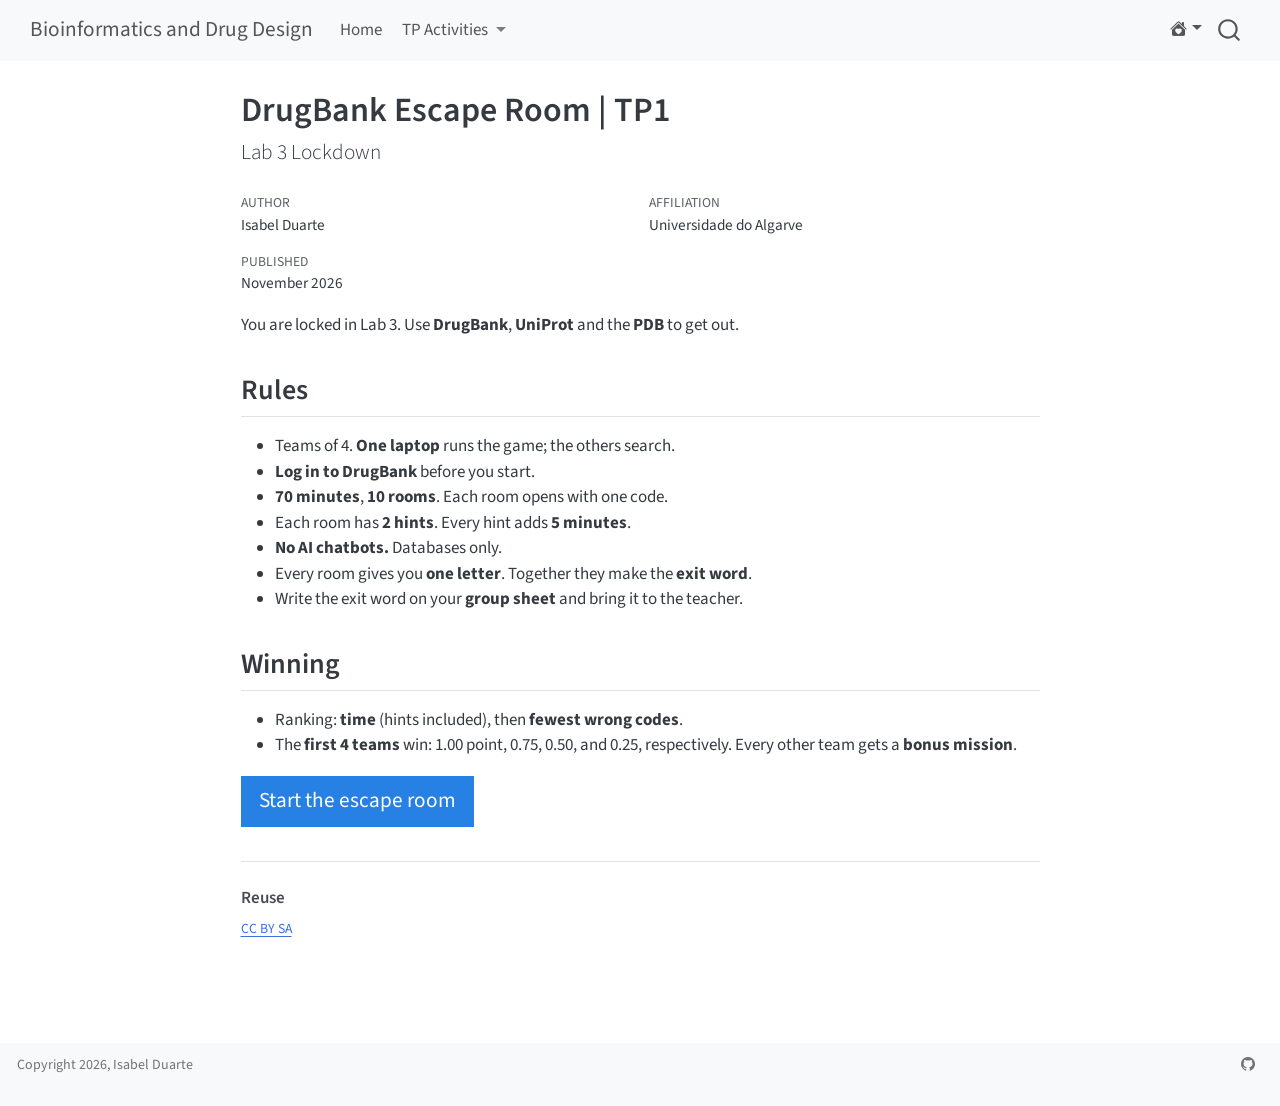
<file: docs/5.escape-room-tp1.html>
<!DOCTYPE html>
<html xmlns="http://www.w3.org/1999/xhtml" lang="en" xml:lang="en"><head>

<meta charset="utf-8">
<meta name="generator" content="quarto-1.10.18">

<meta name="viewport" content="width=device-width, initial-scale=1.0, user-scalable=yes">

<meta name="author" content="Isabel Duarte">

<title>DrugBank Escape Room | TP1 – Bioinformatics and Drug Design</title>
<style>
/* Default styles provided by pandoc.
** See https://pandoc.org/MANUAL.html#variables-for-html for config info.
*/
span.smallcaps{font-variant: small-caps;}
div.columns{display: flex; gap: 1.5em;}
div.column{flex: auto;}
@media screen {
div.columns{gap: min(4vw, 1.5em);}
div.column{overflow-x: auto;}
}
div.hanging-indent{margin-left: 1.5em; text-indent: -1.5em;}
ul.task-list{list-style: none;}
ul.task-list li input[type="checkbox"] {
  width: 0.8em;
  margin: 0 0.8em 0.2em -1em; /* quarto-specific, see https://github.com/quarto-dev/quarto-cli/issues/4556 */ 
  vertical-align: middle;
}
</style>


<script src="site_libs/quarto-nav/quarto-nav.js"></script>
<script src="site_libs/quarto-nav/headroom.min.js"></script>
<script src="site_libs/clipboard/clipboard.min.js"></script>
<script src="site_libs/quarto-search/autocomplete.umd.js"></script>
<script src="site_libs/quarto-search/fuse.min.js"></script>
<script src="site_libs/quarto-search/quarto-search.js"></script>
<meta name="quarto:offset" content="./">
<script src="site_libs/quarto-html/quarto.js" type="module"></script>
<script src="site_libs/quarto-html/tabsets/tabsets.js" type="module"></script>
<script src="site_libs/quarto-html/popper.min.js"></script>
<script src="site_libs/quarto-html/tippy.umd.min.js"></script>
<script src="site_libs/quarto-html/anchor.min.js"></script>
<link href="site_libs/quarto-html/tippy.css" rel="stylesheet">
<link href="site_libs/quarto-html/quarto-syntax-highlighting-64a204ab8560d761af7679ceaba22944.css" rel="stylesheet" id="quarto-text-highlighting-styles">
<script src="site_libs/bootstrap/bootstrap.min.js"></script>
<link href="site_libs/bootstrap/bootstrap-icons.css" rel="stylesheet">
<link href="site_libs/bootstrap/bootstrap-3afdf904ffd723d7893bcc04cd19f421.min.css" rel="stylesheet" append-hash="true" id="quarto-bootstrap" data-mode="light">
<script id="quarto-search-options" type="application/json">{
  "location": "navbar",
  "copy-button": false,
  "collapse-after": 3,
  "panel-placement": "end",
  "type": "overlay",
  "limit": 50,
  "keyboard-shortcut": [
    "f",
    "/",
    "s"
  ],
  "show-item-context": false,
  "language": {
    "search-no-results-text": "No results",
    "search-matching-documents-text": "matching documents",
    "search-copy-link-title": "Copy link to search",
    "search-hide-matches-text": "Hide additional matches",
    "search-more-match-text": "more match in this document",
    "search-more-matches-text": "more matches in this document",
    "search-clear-button-title": "Clear",
    "search-text-placeholder": "",
    "search-detached-cancel-button-title": "Cancel",
    "search-submit-button-title": "Submit",
    "search-label": "Search"
  }
}</script>


</head>

<body class="nav-fixed fullcontent quarto-light">

<div id="quarto-search-results"></div>
  <header id="quarto-header" class="headroom fixed-top">
    <nav class="navbar navbar-expand-lg " data-bs-theme="dark">
      <div class="navbar-container container-fluid">
      <div class="navbar-brand-container mx-auto">
    <a class="navbar-brand" href="./index.html">
    <span class="navbar-title">Bioinformatics and Drug Design</span>
    </a>
  </div>
            <div id="quarto-search" class="" title="Search"></div>
          <button class="navbar-toggler" type="button" data-bs-toggle="collapse" data-bs-target="#navbarCollapse" aria-controls="navbarCollapse" role="menu" aria-expanded="false" aria-label="Toggle navigation" onclick="if (window.quartoToggleHeadroom) { window.quartoToggleHeadroom(); }">
  <span class="navbar-toggler-icon"></span>
</button>
          <div class="collapse navbar-collapse" id="navbarCollapse">
            <ul class="navbar-nav navbar-nav-scroll me-auto">
  <li class="nav-item">
    <a class="nav-link" href="./index.html"> 
<span class="menu-text">Home</span></a>
  </li>  
  <li class="nav-item dropdown ">
    <a class="nav-link dropdown-toggle" href="#" id="nav-menu-tp-activities" role="link" data-bs-toggle="dropdown" aria-expanded="false">
 <span class="menu-text">TP Activities</span>
    </a>
    <ul class="dropdown-menu" aria-labelledby="nav-menu-tp-activities">    
        <li>
    <a class="dropdown-item" href="./1.bioinf-intro-tutorial.html">
 <span class="dropdown-text">Introduction to Bioinformatics</span></a>
  </li>  
        <li>
    <a class="dropdown-item" href="./2.ensembl-tutorial-part1.html">
 <span class="dropdown-text">Ensembl genes and transcripts | Part 1</span></a>
  </li>  
        <li>
    <a class="dropdown-item" href="./2.ensembl-tutorial-part2.html">
 <span class="dropdown-text">Ensembl genes and transcripts | Part 2</span></a>
  </li>  
        <li>
    <a class="dropdown-item" href="./3.uniprot-tutorial.html">
 <span class="dropdown-text">One protein along the UniProt page</span></a>
  </li>  
        <li>
    <a class="dropdown-item" href="./4.rcsb-pdb-tutorial.html">
 <span class="dropdown-text">One structure along the RCSB PDB page</span></a>
  </li>  
        <li>
    <a class="dropdown-item" href="./5.drugbank-tutorial-part1.html">
 <span class="dropdown-text">One drug along the DrugBank page</span></a>
  </li>  
        <li>
    <a class="dropdown-item" href="./5.escape-room-tp1.html">
 <span class="dropdown-text">DrugBank Escape Room | TP1</span></a>
  </li>  
        <li>
    <a class="dropdown-item" href="./5.escape-room-tp2.html">
 <span class="dropdown-text">DrugBank Escape Room | TP2</span></a>
  </li>  
        <li>
    <a class="dropdown-item" href="./6.clinpgx-tutorial.html">
 <span class="dropdown-text">ClinPGx | From genotype to prescription</span></a>
  </li>  
    </ul>
  </li>
</ul>
          </div> <!-- /navcollapse -->
            <div class="quarto-navbar-tools">
    <div class="dropdown">
      <a href="" title="" id="quarto-navigation-tool-dropdown-0" class="quarto-navigation-tool dropdown-toggle px-1" data-bs-toggle="dropdown" aria-expanded="false" role="link" aria-label=""><i class="bi bi-house-heart-fill"></i></a>
      <ul class="dropdown-menu" aria-labelledby="quarto-navigation-tool-dropdown-0">
          <li>
            <a class="dropdown-item quarto-navbar-tools-item" href="https://www.ualg.pt/">
            Universidade do Algarve
            </a>
          </li>
      </ul>
    </div>
</div>
      </div> <!-- /container-fluid -->
    </nav>
</header>
<!-- content -->
<div id="quarto-content" class="quarto-container page-columns page-rows-contents page-layout-article page-navbar">
<!-- sidebar -->
<!-- margin-sidebar -->
    
<!-- main -->
<main class="content" id="quarto-document-content">

<header id="title-block-header" class="quarto-title-block default">
<div class="quarto-title">
<h1 class="title">DrugBank Escape Room | TP1</h1>
<p class="subtitle lead">Lab 3 Lockdown</p>
</div>


<div class="quarto-title-meta-author">
  <div class="quarto-title-meta-heading">Author</div>
  <div class="quarto-title-meta-heading">Affiliation</div>
  
    <div class="quarto-title-meta-contents">
    <p class="author">Isabel Duarte </p>
  </div>
  <div class="quarto-title-meta-contents">
        <p class="affiliation">
            Universidade do Algarve
          </p>
      </div>
  </div>

<div class="quarto-title-meta">

      
    <div>
    <div class="quarto-title-meta-heading">Published</div>
    <div class="quarto-title-meta-contents">
      <p class="date">November 2026</p>
    </div>
  </div>
  
    
  </div>
  


</header>


<p>You are locked in Lab 3. Use <strong>DrugBank</strong>, <strong>UniProt</strong> and the <strong>PDB</strong> to get out.</p>
<section id="rules" class="level2">
<h2 class="anchored" data-anchor-id="rules">Rules</h2>
<ul>
<li>Teams of 4. <strong>One laptop</strong> runs the game; the others search.</li>
<li><strong>Log in to DrugBank</strong> before you start.</li>
<li><strong>70 minutes</strong>, <strong>10 rooms</strong>. Each room opens with one code.</li>
<li>Each room has <strong>2 hints</strong>. Every hint adds <strong>5 minutes</strong>.</li>
<li><strong>No AI chatbots.</strong> Databases only.</li>
<li>Every room gives you <strong>one letter</strong>. Together they make the <strong>exit word</strong>.</li>
<li>Write the exit word on your <strong>group sheet</strong> and bring it to the teacher.</li>
</ul>
</section>
<section id="winning" class="level2">
<h2 class="anchored" data-anchor-id="winning">Winning</h2>
<ul>
<li>Ranking: <strong>time</strong> (hints included), then <strong>fewest wrong codes</strong>.</li>
<li>The <strong>first 4 teams</strong> win: 1.00 point, 0.75, 0.50, and 0.25, respectively. Every other team gets a <strong>bonus mission</strong>.</li>
</ul>
<p><a href="escape/lab3_v2.html" class="btn btn-primary btn-lg" role="button" target="_blank">Start the escape room</a></p>


</section>

<a onclick="window.scrollTo(0, 0); return false;" role="button" id="quarto-back-to-top"><i class="bi bi-arrow-up"></i> Back to top</a><div id="quarto-appendix" class="default"><section class="quarto-appendix-contents" id="quarto-reuse"><h2 class="anchored quarto-appendix-heading">Reuse</h2><div class="quarto-appendix-contents"><div><a rel="license" href="https://creativecommons.org/licenses/by/SA/">CC BY SA</a></div></div></section></div></main> <!-- /main -->
<script id="quarto-html-after-body" type="application/javascript">
  window.document.addEventListener("DOMContentLoaded", function (event) {
    const icon = "";
    const anchorJS = new window.AnchorJS();
    anchorJS.options = {
      placement: 'right',
      icon: icon
    };
    anchorJS.add('.anchored');
    const isCodeAnnotation = (el) => {
      for (const clz of el.classList) {
        if (clz.startsWith('code-annotation-')) {                     
          return true;
        }
      }
      return false;
    }
    const onCopySuccess = function(e) {
      // button target
      const button = e.trigger;
      // don't keep focus
      button.blur();
      // flash "checked"
      button.classList.add('code-copy-button-checked');
      var currentTitle = button.getAttribute("title");
      button.setAttribute("title", "Copied!");
      let tooltip;
      if (window.bootstrap) {
        button.setAttribute("data-bs-toggle", "tooltip");
        button.setAttribute("data-bs-placement", "left");
        button.setAttribute("data-bs-title", "Copied!");
        tooltip = new bootstrap.Tooltip(button, 
          { trigger: "manual", 
            customClass: "code-copy-button-tooltip",
            offset: [0, -8]});
        tooltip.show();    
      }
      setTimeout(function() {
        if (tooltip) {
          tooltip.hide();
          button.removeAttribute("data-bs-title");
          button.removeAttribute("data-bs-toggle");
          button.removeAttribute("data-bs-placement");
        }
        button.setAttribute("title", currentTitle);
        button.classList.remove('code-copy-button-checked');
      }, 1000);
      // clear code selection
      e.clearSelection();
    }
    const getTextToCopy = function(trigger) {
      const outerScaffold = trigger.parentElement.cloneNode(true);
      const codeEl = outerScaffold.querySelector('code');
      for (const childEl of codeEl.children) {
        if (isCodeAnnotation(childEl)) {
          childEl.remove();
        }
      }
      return codeEl.innerText;
    }
    const clipboard = new window.ClipboardJS('.code-copy-button:not([data-in-quarto-modal])', {
      text: getTextToCopy
    });
    clipboard.on('success', onCopySuccess);
    if (window.document.getElementById('quarto-embedded-source-code-modal')) {
      const clipboardModal = new window.ClipboardJS('.code-copy-button[data-in-quarto-modal]', {
        text: getTextToCopy,
        container: window.document.getElementById('quarto-embedded-source-code-modal')
      });
      clipboardModal.on('success', onCopySuccess);
    }
      var localhostRegex = new RegExp(/^(?:http|https):\/\/localhost\:?[0-9]*\//);
      var mailtoRegex = new RegExp(/^mailto:/);
        var filterRegex = new RegExp('/' + window.location.host + '/');
      var isInternal = (href) => {
          return filterRegex.test(href) || localhostRegex.test(href) || mailtoRegex.test(href);
      }
      // Inspect non-navigation links and adorn them if external
     var links = window.document.querySelectorAll('a[href]:not(.nav-link):not(.navbar-brand):not(.toc-action):not(.sidebar-link):not(.sidebar-item-toggle):not(.pagination-link):not(.no-external):not([aria-hidden]):not(.dropdown-item):not(.quarto-navigation-tool):not(.about-link)');
      for (var i=0; i<links.length; i++) {
        const link = links[i];
        if (!isInternal(link.href)) {
          // undo the damage that might have been done by quarto-nav.js in the case of
          // links that we want to consider external
          if (link.dataset.originalHref !== undefined) {
            link.href = link.dataset.originalHref;
          }
        }
      }
    function tippyHover(el, contentFn, onTriggerFn, onUntriggerFn) {
      const config = {
        allowHTML: true,
        maxWidth: 500,
        delay: 100,
        arrow: false,
        appendTo: function(el) {
            return el.parentElement;
        },
        interactive: true,
        interactiveBorder: 10,
        theme: 'quarto',
        placement: 'bottom-start',
      };
      if (contentFn) {
        config.content = contentFn;
      }
      if (onTriggerFn) {
        config.onTrigger = onTriggerFn;
      }
      if (onUntriggerFn) {
        config.onUntrigger = onUntriggerFn;
      }
      window.tippy(el, config); 
    }
    const noterefs = window.document.querySelectorAll('a[role="doc-noteref"]');
    for (var i=0; i<noterefs.length; i++) {
      const ref = noterefs[i];
      tippyHover(ref, function() {
        // use id or data attribute instead here
        let href = ref.getAttribute('data-footnote-href') || ref.getAttribute('href');
        try { href = new URL(href).hash; } catch {}
        const id = href.replace(/^#\/?/, "");
        const note = window.document.getElementById(id);
        if (note) {
          return note.innerHTML;
        } else {
          return "";
        }
      });
    }
    const xrefs = window.document.querySelectorAll('a.quarto-xref');
    const processXRef = (id, note) => {
      // Strip column container classes
      const stripColumnClz = (el) => {
        el.classList.remove("page-full", "page-columns");
        if (el.children) {
          for (const child of el.children) {
            stripColumnClz(child);
          }
        }
      }
      stripColumnClz(note)
      if (id === null || id.startsWith('sec-')) {
        // Special case sections, only their first couple elements
        const container = document.createElement("div");
        if (note.children && note.children.length > 2) {
          container.appendChild(note.children[0].cloneNode(true));
          for (let i = 1; i < note.children.length; i++) {
            const child = note.children[i];
            if (child.tagName === "P" && child.innerText === "") {
              continue;
            } else {
              container.appendChild(child.cloneNode(true));
              break;
            }
          }
          if (window.Quarto?.typesetMath) {
            window.Quarto.typesetMath(container);
          }
          return container.innerHTML
        } else {
          if (window.Quarto?.typesetMath) {
            window.Quarto.typesetMath(note);
          }
          return note.innerHTML;
        }
      } else {
        // Remove any anchor links if they are present
        const anchorLink = note.querySelector('a.anchorjs-link');
        if (anchorLink) {
          anchorLink.remove();
        }
        if (window.Quarto?.typesetMath) {
          window.Quarto.typesetMath(note);
        }
        if (note.classList.contains("callout")) {
          return note.outerHTML;
        } else {
          return note.innerHTML;
        }
      }
    }
    for (var i=0; i<xrefs.length; i++) {
      const xref = xrefs[i];
      tippyHover(xref, undefined, function(instance) {
        instance.disable();
        let url = xref.getAttribute('href');
        let hash = undefined; 
        if (url.startsWith('#')) {
          hash = url;
        } else {
          try { hash = new URL(url).hash; } catch {}
        }
        if (hash) {
          const id = hash.replace(/^#\/?/, "");
          const note = window.document.getElementById(id);
          if (note !== null) {
            try {
              const html = processXRef(id, note.cloneNode(true));
              instance.setContent(html);
            } finally {
              instance.enable();
              instance.show();
            }
          } else {
            // See if we can fetch this
            fetch(url.split('#')[0])
            .then(res => res.text())
            .then(html => {
              const parser = new DOMParser();
              const htmlDoc = parser.parseFromString(html, "text/html");
              const note = htmlDoc.getElementById(id);
              if (note !== null) {
                const html = processXRef(id, note);
                instance.setContent(html);
              } 
            }).finally(() => {
              instance.enable();
              instance.show();
            });
          }
        } else {
          // See if we can fetch a full url (with no hash to target)
          // This is a special case and we should probably do some content thinning / targeting
          fetch(url)
          .then(res => res.text())
          .then(html => {
            const parser = new DOMParser();
            const htmlDoc = parser.parseFromString(html, "text/html");
            const note = htmlDoc.querySelector('main.content');
            if (note !== null) {
              // This should only happen for chapter cross references
              // (since there is no id in the URL)
              // remove the first header
              if (note.children.length > 0 && note.children[0].tagName === "HEADER") {
                note.children[0].remove();
              }
              const html = processXRef(null, note);
              instance.setContent(html);
            } 
          }).finally(() => {
            instance.enable();
            instance.show();
          });
        }
      }, function(instance) {
      });
    }
        let selectedAnnoteEl;
        const selectorForAnnotation = ( cell, annotation) => {
          let cellAttr = 'data-code-cell="' + cell + '"';
          let lineAttr = 'data-code-annotation="' +  annotation + '"';
          const selector = 'span[' + cellAttr + '][' + lineAttr + ']';
          return selector;
        }
        const selectCodeLines = (annoteEl) => {
          const doc = window.document;
          const targetCell = annoteEl.getAttribute("data-target-cell");
          const targetAnnotation = annoteEl.getAttribute("data-target-annotation");
          const annoteSpan = window.document.querySelector(selectorForAnnotation(targetCell, targetAnnotation));
          const lines = annoteSpan.getAttribute("data-code-lines").split(",");
          const lineIds = lines.map((line) => {
            return targetCell + "-" + line;
          })
          let top = null;
          let height = null;
          let parent = null;
          if (lineIds.length > 0) {
              //compute the position of the single el (top and bottom and make a div)
              const el = window.document.getElementById(lineIds[0]);
              top = el.offsetTop;
              height = el.offsetHeight;
              parent = el.parentElement.parentElement;
            if (lineIds.length > 1) {
              const lastEl = window.document.getElementById(lineIds[lineIds.length - 1]);
              const bottom = lastEl.offsetTop + lastEl.offsetHeight;
              height = bottom - top;
            }
            if (top !== null && height !== null && parent !== null) {
              // cook up a div (if necessary) and position it 
              let div = window.document.getElementById("code-annotation-line-highlight");
              if (div === null) {
                div = window.document.createElement("div");
                div.setAttribute("id", "code-annotation-line-highlight");
                div.style.position = 'absolute';
                parent.appendChild(div);
              }
              div.style.top = top - 2 + "px";
              div.style.height = height + 4 + "px";
              div.style.left = 0;
              let gutterDiv = window.document.getElementById("code-annotation-line-highlight-gutter");
              if (gutterDiv === null) {
                gutterDiv = window.document.createElement("div");
                gutterDiv.setAttribute("id", "code-annotation-line-highlight-gutter");
                gutterDiv.style.position = 'absolute';
                const codeCell = window.document.getElementById(targetCell);
                const gutter = codeCell.querySelector('.code-annotation-gutter');
                gutter.appendChild(gutterDiv);
              }
              gutterDiv.style.top = top - 2 + "px";
              gutterDiv.style.height = height + 4 + "px";
            }
            selectedAnnoteEl = annoteEl;
          }
        };
        const unselectCodeLines = () => {
          const elementsIds = ["code-annotation-line-highlight", "code-annotation-line-highlight-gutter"];
          elementsIds.forEach((elId) => {
            const div = window.document.getElementById(elId);
            if (div) {
              div.remove();
            }
          });
          selectedAnnoteEl = undefined;
        };
          // Handle positioning of the toggle
      window.addEventListener(
        "resize",
        throttle(() => {
          elRect = undefined;
          if (selectedAnnoteEl) {
            selectCodeLines(selectedAnnoteEl);
          }
        }, 10)
      );
      function throttle(fn, ms) {
      let throttle = false;
      let timer;
        return (...args) => {
          if(!throttle) { // first call gets through
              fn.apply(this, args);
              throttle = true;
          } else { // all the others get throttled
              if(timer) clearTimeout(timer); // cancel #2
              timer = setTimeout(() => {
                fn.apply(this, args);
                timer = throttle = false;
              }, ms);
          }
        };
      }
        // Attach click handler to the DT
        const annoteDls = window.document.querySelectorAll('dt[data-target-cell]');
        for (const annoteDlNode of annoteDls) {
          annoteDlNode.addEventListener('click', (event) => {
            const clickedEl = event.target;
            if (clickedEl !== selectedAnnoteEl) {
              unselectCodeLines();
              const activeEl = window.document.querySelector('dt[data-target-cell].code-annotation-active');
              if (activeEl) {
                activeEl.classList.remove('code-annotation-active');
              }
              selectCodeLines(clickedEl);
              clickedEl.classList.add('code-annotation-active');
            } else {
              // Unselect the line
              unselectCodeLines();
              clickedEl.classList.remove('code-annotation-active');
            }
          });
        }
    const findCites = (el) => {
      const parentEl = el.parentElement;
      if (parentEl) {
        const cites = parentEl.dataset.cites;
        if (cites) {
          return {
            el,
            cites: cites.split(' ')
          };
        } else {
          return findCites(el.parentElement)
        }
      } else {
        return undefined;
      }
    };
    var bibliorefs = window.document.querySelectorAll('a[role="doc-biblioref"]');
    for (var i=0; i<bibliorefs.length; i++) {
      const ref = bibliorefs[i];
      const citeInfo = findCites(ref);
      if (citeInfo) {
        tippyHover(citeInfo.el, function() {
          var popup = window.document.createElement('div');
          citeInfo.cites.forEach(function(cite) {
            var citeDiv = window.document.createElement('div');
            citeDiv.classList.add('hanging-indent');
            citeDiv.classList.add('csl-entry');
            var biblioDiv = window.document.getElementById('ref-' + cite);
            if (biblioDiv) {
              citeDiv.innerHTML = biblioDiv.innerHTML;
            }
            popup.appendChild(citeDiv);
          });
          return popup.innerHTML;
        });
      }
    }
  });
  </script>
</div> <!-- /content -->
<footer class="footer">
  <div class="nav-footer">
    <div class="nav-footer-left">
<p>Copyright 2026, Isabel Duarte</p>
</div>   
    <div class="nav-footer-center">
      &nbsp;
    </div>
    <div class="nav-footer-right">
      <ul class="footer-items list-unstyled">
    <li class="nav-item compact">
    <a class="nav-link" href="https://github.com/instructr/ualg.bioinf.drug.design.2026">
      <i class="bi bi-github" role="img">
</i> 
    </a>
  </li>  
</ul>
    </div>
  </div>
</footer>




</body></html>
</file>
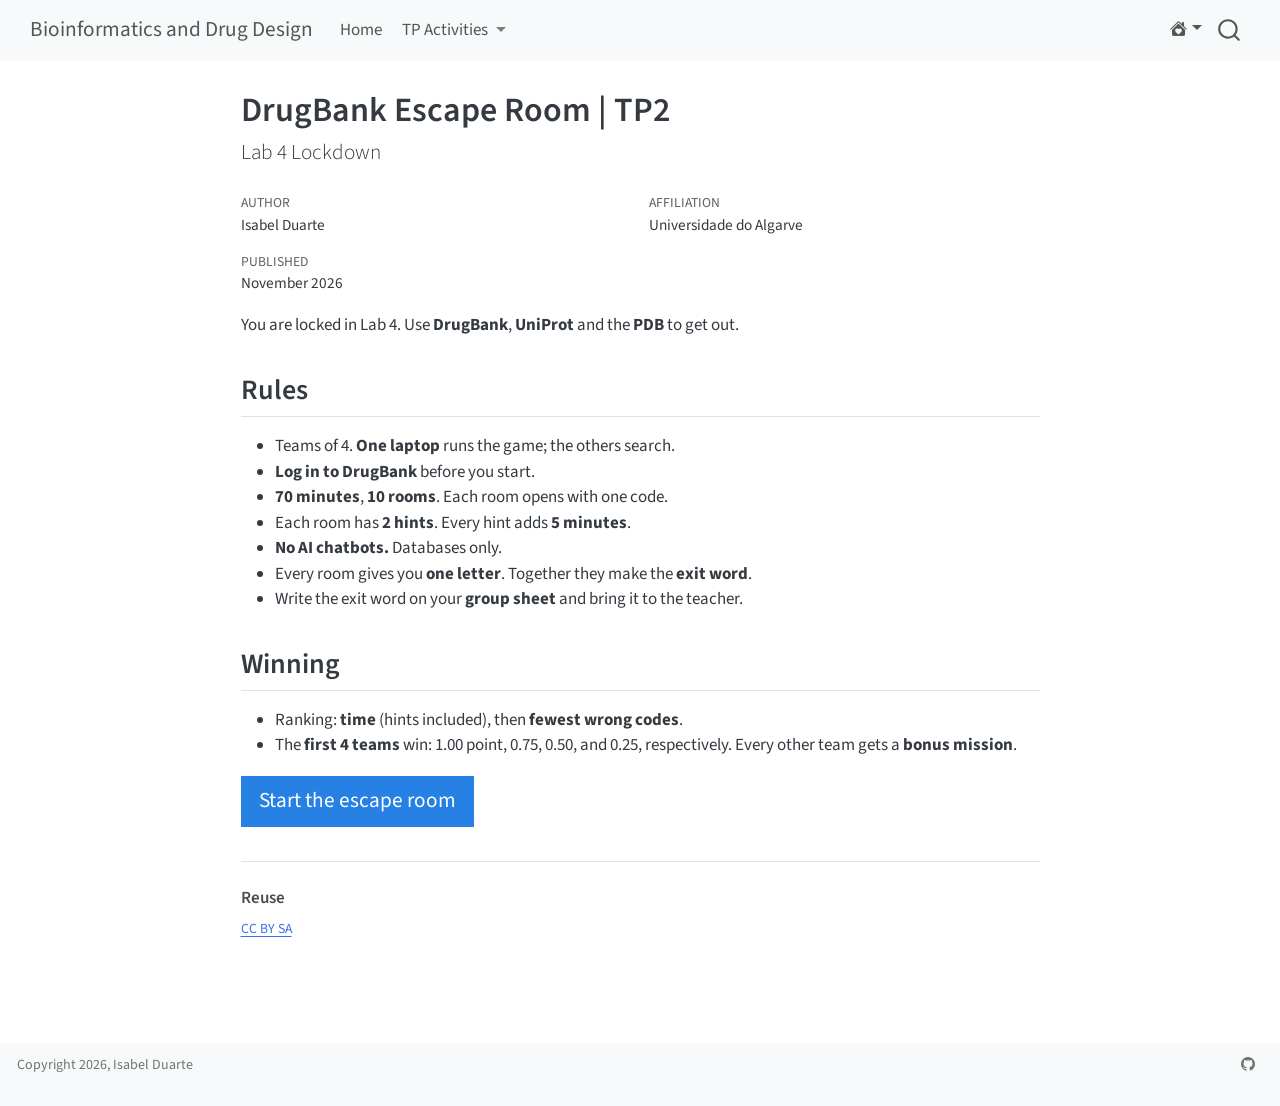
<file: docs/5.escape-room-tp2.html>
<!DOCTYPE html>
<html xmlns="http://www.w3.org/1999/xhtml" lang="en" xml:lang="en"><head>

<meta charset="utf-8">
<meta name="generator" content="quarto-1.10.18">

<meta name="viewport" content="width=device-width, initial-scale=1.0, user-scalable=yes">

<meta name="author" content="Isabel Duarte">

<title>DrugBank Escape Room | TP2 – Bioinformatics and Drug Design</title>
<style>
/* Default styles provided by pandoc.
** See https://pandoc.org/MANUAL.html#variables-for-html for config info.
*/
span.smallcaps{font-variant: small-caps;}
div.columns{display: flex; gap: 1.5em;}
div.column{flex: auto;}
@media screen {
div.columns{gap: min(4vw, 1.5em);}
div.column{overflow-x: auto;}
}
div.hanging-indent{margin-left: 1.5em; text-indent: -1.5em;}
ul.task-list{list-style: none;}
ul.task-list li input[type="checkbox"] {
  width: 0.8em;
  margin: 0 0.8em 0.2em -1em; /* quarto-specific, see https://github.com/quarto-dev/quarto-cli/issues/4556 */ 
  vertical-align: middle;
}
</style>


<script src="site_libs/quarto-nav/quarto-nav.js"></script>
<script src="site_libs/quarto-nav/headroom.min.js"></script>
<script src="site_libs/clipboard/clipboard.min.js"></script>
<script src="site_libs/quarto-search/autocomplete.umd.js"></script>
<script src="site_libs/quarto-search/fuse.min.js"></script>
<script src="site_libs/quarto-search/quarto-search.js"></script>
<meta name="quarto:offset" content="./">
<script src="site_libs/quarto-html/quarto.js" type="module"></script>
<script src="site_libs/quarto-html/tabsets/tabsets.js" type="module"></script>
<script src="site_libs/quarto-html/popper.min.js"></script>
<script src="site_libs/quarto-html/tippy.umd.min.js"></script>
<script src="site_libs/quarto-html/anchor.min.js"></script>
<link href="site_libs/quarto-html/tippy.css" rel="stylesheet">
<link href="site_libs/quarto-html/quarto-syntax-highlighting-64a204ab8560d761af7679ceaba22944.css" rel="stylesheet" id="quarto-text-highlighting-styles">
<script src="site_libs/bootstrap/bootstrap.min.js"></script>
<link href="site_libs/bootstrap/bootstrap-icons.css" rel="stylesheet">
<link href="site_libs/bootstrap/bootstrap-3afdf904ffd723d7893bcc04cd19f421.min.css" rel="stylesheet" append-hash="true" id="quarto-bootstrap" data-mode="light">
<script id="quarto-search-options" type="application/json">{
  "location": "navbar",
  "copy-button": false,
  "collapse-after": 3,
  "panel-placement": "end",
  "type": "overlay",
  "limit": 50,
  "keyboard-shortcut": [
    "f",
    "/",
    "s"
  ],
  "show-item-context": false,
  "language": {
    "search-no-results-text": "No results",
    "search-matching-documents-text": "matching documents",
    "search-copy-link-title": "Copy link to search",
    "search-hide-matches-text": "Hide additional matches",
    "search-more-match-text": "more match in this document",
    "search-more-matches-text": "more matches in this document",
    "search-clear-button-title": "Clear",
    "search-text-placeholder": "",
    "search-detached-cancel-button-title": "Cancel",
    "search-submit-button-title": "Submit",
    "search-label": "Search"
  }
}</script>


</head>

<body class="nav-fixed fullcontent quarto-light">

<div id="quarto-search-results"></div>
  <header id="quarto-header" class="headroom fixed-top">
    <nav class="navbar navbar-expand-lg " data-bs-theme="dark">
      <div class="navbar-container container-fluid">
      <div class="navbar-brand-container mx-auto">
    <a class="navbar-brand" href="./index.html">
    <span class="navbar-title">Bioinformatics and Drug Design</span>
    </a>
  </div>
            <div id="quarto-search" class="" title="Search"></div>
          <button class="navbar-toggler" type="button" data-bs-toggle="collapse" data-bs-target="#navbarCollapse" aria-controls="navbarCollapse" role="menu" aria-expanded="false" aria-label="Toggle navigation" onclick="if (window.quartoToggleHeadroom) { window.quartoToggleHeadroom(); }">
  <span class="navbar-toggler-icon"></span>
</button>
          <div class="collapse navbar-collapse" id="navbarCollapse">
            <ul class="navbar-nav navbar-nav-scroll me-auto">
  <li class="nav-item">
    <a class="nav-link" href="./index.html"> 
<span class="menu-text">Home</span></a>
  </li>  
  <li class="nav-item dropdown ">
    <a class="nav-link dropdown-toggle" href="#" id="nav-menu-tp-activities" role="link" data-bs-toggle="dropdown" aria-expanded="false">
 <span class="menu-text">TP Activities</span>
    </a>
    <ul class="dropdown-menu" aria-labelledby="nav-menu-tp-activities">    
        <li>
    <a class="dropdown-item" href="./1.bioinf-intro-tutorial.html">
 <span class="dropdown-text">Introduction to Bioinformatics</span></a>
  </li>  
        <li>
    <a class="dropdown-item" href="./2.ensembl-tutorial-part1.html">
 <span class="dropdown-text">Ensembl genes and transcripts | Part 1</span></a>
  </li>  
        <li>
    <a class="dropdown-item" href="./2.ensembl-tutorial-part2.html">
 <span class="dropdown-text">Ensembl genes and transcripts | Part 2</span></a>
  </li>  
        <li>
    <a class="dropdown-item" href="./3.uniprot-tutorial.html">
 <span class="dropdown-text">One protein along the UniProt page</span></a>
  </li>  
        <li>
    <a class="dropdown-item" href="./4.rcsb-pdb-tutorial.html">
 <span class="dropdown-text">One structure along the RCSB PDB page</span></a>
  </li>  
        <li>
    <a class="dropdown-item" href="./5.drugbank-tutorial-part1.html">
 <span class="dropdown-text">One drug along the DrugBank page</span></a>
  </li>  
        <li>
    <a class="dropdown-item" href="./5.escape-room-tp1.html">
 <span class="dropdown-text">DrugBank Escape Room | TP1</span></a>
  </li>  
        <li>
    <a class="dropdown-item" href="./5.escape-room-tp2.html">
 <span class="dropdown-text">DrugBank Escape Room | TP2</span></a>
  </li>  
        <li>
    <a class="dropdown-item" href="./6.clinpgx-tutorial.html">
 <span class="dropdown-text">ClinPGx | From genotype to prescription</span></a>
  </li>  
    </ul>
  </li>
</ul>
          </div> <!-- /navcollapse -->
            <div class="quarto-navbar-tools">
    <div class="dropdown">
      <a href="" title="" id="quarto-navigation-tool-dropdown-0" class="quarto-navigation-tool dropdown-toggle px-1" data-bs-toggle="dropdown" aria-expanded="false" role="link" aria-label=""><i class="bi bi-house-heart-fill"></i></a>
      <ul class="dropdown-menu" aria-labelledby="quarto-navigation-tool-dropdown-0">
          <li>
            <a class="dropdown-item quarto-navbar-tools-item" href="https://www.ualg.pt/">
            Universidade do Algarve
            </a>
          </li>
      </ul>
    </div>
</div>
      </div> <!-- /container-fluid -->
    </nav>
</header>
<!-- content -->
<div id="quarto-content" class="quarto-container page-columns page-rows-contents page-layout-article page-navbar">
<!-- sidebar -->
<!-- margin-sidebar -->
    
<!-- main -->
<main class="content" id="quarto-document-content">

<header id="title-block-header" class="quarto-title-block default">
<div class="quarto-title">
<h1 class="title">DrugBank Escape Room | TP2</h1>
<p class="subtitle lead">Lab 4 Lockdown</p>
</div>


<div class="quarto-title-meta-author">
  <div class="quarto-title-meta-heading">Author</div>
  <div class="quarto-title-meta-heading">Affiliation</div>
  
    <div class="quarto-title-meta-contents">
    <p class="author">Isabel Duarte </p>
  </div>
  <div class="quarto-title-meta-contents">
        <p class="affiliation">
            Universidade do Algarve
          </p>
      </div>
  </div>

<div class="quarto-title-meta">

      
    <div>
    <div class="quarto-title-meta-heading">Published</div>
    <div class="quarto-title-meta-contents">
      <p class="date">November 2026</p>
    </div>
  </div>
  
    
  </div>
  


</header>


<p>You are locked in Lab 4. Use <strong>DrugBank</strong>, <strong>UniProt</strong> and the <strong>PDB</strong> to get out.</p>
<section id="rules" class="level2">
<h2 class="anchored" data-anchor-id="rules">Rules</h2>
<ul>
<li>Teams of 4. <strong>One laptop</strong> runs the game; the others search.</li>
<li><strong>Log in to DrugBank</strong> before you start.</li>
<li><strong>70 minutes</strong>, <strong>10 rooms</strong>. Each room opens with one code.</li>
<li>Each room has <strong>2 hints</strong>. Every hint adds <strong>5 minutes</strong>.</li>
<li><strong>No AI chatbots.</strong> Databases only.</li>
<li>Every room gives you <strong>one letter</strong>. Together they make the <strong>exit word</strong>.</li>
<li>Write the exit word on your <strong>group sheet</strong> and bring it to the teacher.</li>
</ul>
</section>
<section id="winning" class="level2">
<h2 class="anchored" data-anchor-id="winning">Winning</h2>
<ul>
<li>Ranking: <strong>time</strong> (hints included), then <strong>fewest wrong codes</strong>.</li>
<li>The <strong>first 4 teams</strong> win: 1.00 point, 0.75, 0.50, and 0.25, respectively. Every other team gets a <strong>bonus mission</strong>.</li>
</ul>
<p><a href="escape/lab4_v2.html" class="btn btn-primary btn-lg" role="button" target="_blank">Start the escape room</a></p>


</section>

<a onclick="window.scrollTo(0, 0); return false;" role="button" id="quarto-back-to-top"><i class="bi bi-arrow-up"></i> Back to top</a><div id="quarto-appendix" class="default"><section class="quarto-appendix-contents" id="quarto-reuse"><h2 class="anchored quarto-appendix-heading">Reuse</h2><div class="quarto-appendix-contents"><div><a rel="license" href="https://creativecommons.org/licenses/by/SA/">CC BY SA</a></div></div></section></div></main> <!-- /main -->
<script id="quarto-html-after-body" type="application/javascript">
  window.document.addEventListener("DOMContentLoaded", function (event) {
    const icon = "";
    const anchorJS = new window.AnchorJS();
    anchorJS.options = {
      placement: 'right',
      icon: icon
    };
    anchorJS.add('.anchored');
    const isCodeAnnotation = (el) => {
      for (const clz of el.classList) {
        if (clz.startsWith('code-annotation-')) {                     
          return true;
        }
      }
      return false;
    }
    const onCopySuccess = function(e) {
      // button target
      const button = e.trigger;
      // don't keep focus
      button.blur();
      // flash "checked"
      button.classList.add('code-copy-button-checked');
      var currentTitle = button.getAttribute("title");
      button.setAttribute("title", "Copied!");
      let tooltip;
      if (window.bootstrap) {
        button.setAttribute("data-bs-toggle", "tooltip");
        button.setAttribute("data-bs-placement", "left");
        button.setAttribute("data-bs-title", "Copied!");
        tooltip = new bootstrap.Tooltip(button, 
          { trigger: "manual", 
            customClass: "code-copy-button-tooltip",
            offset: [0, -8]});
        tooltip.show();    
      }
      setTimeout(function() {
        if (tooltip) {
          tooltip.hide();
          button.removeAttribute("data-bs-title");
          button.removeAttribute("data-bs-toggle");
          button.removeAttribute("data-bs-placement");
        }
        button.setAttribute("title", currentTitle);
        button.classList.remove('code-copy-button-checked');
      }, 1000);
      // clear code selection
      e.clearSelection();
    }
    const getTextToCopy = function(trigger) {
      const outerScaffold = trigger.parentElement.cloneNode(true);
      const codeEl = outerScaffold.querySelector('code');
      for (const childEl of codeEl.children) {
        if (isCodeAnnotation(childEl)) {
          childEl.remove();
        }
      }
      return codeEl.innerText;
    }
    const clipboard = new window.ClipboardJS('.code-copy-button:not([data-in-quarto-modal])', {
      text: getTextToCopy
    });
    clipboard.on('success', onCopySuccess);
    if (window.document.getElementById('quarto-embedded-source-code-modal')) {
      const clipboardModal = new window.ClipboardJS('.code-copy-button[data-in-quarto-modal]', {
        text: getTextToCopy,
        container: window.document.getElementById('quarto-embedded-source-code-modal')
      });
      clipboardModal.on('success', onCopySuccess);
    }
      var localhostRegex = new RegExp(/^(?:http|https):\/\/localhost\:?[0-9]*\//);
      var mailtoRegex = new RegExp(/^mailto:/);
        var filterRegex = new RegExp('/' + window.location.host + '/');
      var isInternal = (href) => {
          return filterRegex.test(href) || localhostRegex.test(href) || mailtoRegex.test(href);
      }
      // Inspect non-navigation links and adorn them if external
     var links = window.document.querySelectorAll('a[href]:not(.nav-link):not(.navbar-brand):not(.toc-action):not(.sidebar-link):not(.sidebar-item-toggle):not(.pagination-link):not(.no-external):not([aria-hidden]):not(.dropdown-item):not(.quarto-navigation-tool):not(.about-link)');
      for (var i=0; i<links.length; i++) {
        const link = links[i];
        if (!isInternal(link.href)) {
          // undo the damage that might have been done by quarto-nav.js in the case of
          // links that we want to consider external
          if (link.dataset.originalHref !== undefined) {
            link.href = link.dataset.originalHref;
          }
        }
      }
    function tippyHover(el, contentFn, onTriggerFn, onUntriggerFn) {
      const config = {
        allowHTML: true,
        maxWidth: 500,
        delay: 100,
        arrow: false,
        appendTo: function(el) {
            return el.parentElement;
        },
        interactive: true,
        interactiveBorder: 10,
        theme: 'quarto',
        placement: 'bottom-start',
      };
      if (contentFn) {
        config.content = contentFn;
      }
      if (onTriggerFn) {
        config.onTrigger = onTriggerFn;
      }
      if (onUntriggerFn) {
        config.onUntrigger = onUntriggerFn;
      }
      window.tippy(el, config); 
    }
    const noterefs = window.document.querySelectorAll('a[role="doc-noteref"]');
    for (var i=0; i<noterefs.length; i++) {
      const ref = noterefs[i];
      tippyHover(ref, function() {
        // use id or data attribute instead here
        let href = ref.getAttribute('data-footnote-href') || ref.getAttribute('href');
        try { href = new URL(href).hash; } catch {}
        const id = href.replace(/^#\/?/, "");
        const note = window.document.getElementById(id);
        if (note) {
          return note.innerHTML;
        } else {
          return "";
        }
      });
    }
    const xrefs = window.document.querySelectorAll('a.quarto-xref');
    const processXRef = (id, note) => {
      // Strip column container classes
      const stripColumnClz = (el) => {
        el.classList.remove("page-full", "page-columns");
        if (el.children) {
          for (const child of el.children) {
            stripColumnClz(child);
          }
        }
      }
      stripColumnClz(note)
      if (id === null || id.startsWith('sec-')) {
        // Special case sections, only their first couple elements
        const container = document.createElement("div");
        if (note.children && note.children.length > 2) {
          container.appendChild(note.children[0].cloneNode(true));
          for (let i = 1; i < note.children.length; i++) {
            const child = note.children[i];
            if (child.tagName === "P" && child.innerText === "") {
              continue;
            } else {
              container.appendChild(child.cloneNode(true));
              break;
            }
          }
          if (window.Quarto?.typesetMath) {
            window.Quarto.typesetMath(container);
          }
          return container.innerHTML
        } else {
          if (window.Quarto?.typesetMath) {
            window.Quarto.typesetMath(note);
          }
          return note.innerHTML;
        }
      } else {
        // Remove any anchor links if they are present
        const anchorLink = note.querySelector('a.anchorjs-link');
        if (anchorLink) {
          anchorLink.remove();
        }
        if (window.Quarto?.typesetMath) {
          window.Quarto.typesetMath(note);
        }
        if (note.classList.contains("callout")) {
          return note.outerHTML;
        } else {
          return note.innerHTML;
        }
      }
    }
    for (var i=0; i<xrefs.length; i++) {
      const xref = xrefs[i];
      tippyHover(xref, undefined, function(instance) {
        instance.disable();
        let url = xref.getAttribute('href');
        let hash = undefined; 
        if (url.startsWith('#')) {
          hash = url;
        } else {
          try { hash = new URL(url).hash; } catch {}
        }
        if (hash) {
          const id = hash.replace(/^#\/?/, "");
          const note = window.document.getElementById(id);
          if (note !== null) {
            try {
              const html = processXRef(id, note.cloneNode(true));
              instance.setContent(html);
            } finally {
              instance.enable();
              instance.show();
            }
          } else {
            // See if we can fetch this
            fetch(url.split('#')[0])
            .then(res => res.text())
            .then(html => {
              const parser = new DOMParser();
              const htmlDoc = parser.parseFromString(html, "text/html");
              const note = htmlDoc.getElementById(id);
              if (note !== null) {
                const html = processXRef(id, note);
                instance.setContent(html);
              } 
            }).finally(() => {
              instance.enable();
              instance.show();
            });
          }
        } else {
          // See if we can fetch a full url (with no hash to target)
          // This is a special case and we should probably do some content thinning / targeting
          fetch(url)
          .then(res => res.text())
          .then(html => {
            const parser = new DOMParser();
            const htmlDoc = parser.parseFromString(html, "text/html");
            const note = htmlDoc.querySelector('main.content');
            if (note !== null) {
              // This should only happen for chapter cross references
              // (since there is no id in the URL)
              // remove the first header
              if (note.children.length > 0 && note.children[0].tagName === "HEADER") {
                note.children[0].remove();
              }
              const html = processXRef(null, note);
              instance.setContent(html);
            } 
          }).finally(() => {
            instance.enable();
            instance.show();
          });
        }
      }, function(instance) {
      });
    }
        let selectedAnnoteEl;
        const selectorForAnnotation = ( cell, annotation) => {
          let cellAttr = 'data-code-cell="' + cell + '"';
          let lineAttr = 'data-code-annotation="' +  annotation + '"';
          const selector = 'span[' + cellAttr + '][' + lineAttr + ']';
          return selector;
        }
        const selectCodeLines = (annoteEl) => {
          const doc = window.document;
          const targetCell = annoteEl.getAttribute("data-target-cell");
          const targetAnnotation = annoteEl.getAttribute("data-target-annotation");
          const annoteSpan = window.document.querySelector(selectorForAnnotation(targetCell, targetAnnotation));
          const lines = annoteSpan.getAttribute("data-code-lines").split(",");
          const lineIds = lines.map((line) => {
            return targetCell + "-" + line;
          })
          let top = null;
          let height = null;
          let parent = null;
          if (lineIds.length > 0) {
              //compute the position of the single el (top and bottom and make a div)
              const el = window.document.getElementById(lineIds[0]);
              top = el.offsetTop;
              height = el.offsetHeight;
              parent = el.parentElement.parentElement;
            if (lineIds.length > 1) {
              const lastEl = window.document.getElementById(lineIds[lineIds.length - 1]);
              const bottom = lastEl.offsetTop + lastEl.offsetHeight;
              height = bottom - top;
            }
            if (top !== null && height !== null && parent !== null) {
              // cook up a div (if necessary) and position it 
              let div = window.document.getElementById("code-annotation-line-highlight");
              if (div === null) {
                div = window.document.createElement("div");
                div.setAttribute("id", "code-annotation-line-highlight");
                div.style.position = 'absolute';
                parent.appendChild(div);
              }
              div.style.top = top - 2 + "px";
              div.style.height = height + 4 + "px";
              div.style.left = 0;
              let gutterDiv = window.document.getElementById("code-annotation-line-highlight-gutter");
              if (gutterDiv === null) {
                gutterDiv = window.document.createElement("div");
                gutterDiv.setAttribute("id", "code-annotation-line-highlight-gutter");
                gutterDiv.style.position = 'absolute';
                const codeCell = window.document.getElementById(targetCell);
                const gutter = codeCell.querySelector('.code-annotation-gutter');
                gutter.appendChild(gutterDiv);
              }
              gutterDiv.style.top = top - 2 + "px";
              gutterDiv.style.height = height + 4 + "px";
            }
            selectedAnnoteEl = annoteEl;
          }
        };
        const unselectCodeLines = () => {
          const elementsIds = ["code-annotation-line-highlight", "code-annotation-line-highlight-gutter"];
          elementsIds.forEach((elId) => {
            const div = window.document.getElementById(elId);
            if (div) {
              div.remove();
            }
          });
          selectedAnnoteEl = undefined;
        };
          // Handle positioning of the toggle
      window.addEventListener(
        "resize",
        throttle(() => {
          elRect = undefined;
          if (selectedAnnoteEl) {
            selectCodeLines(selectedAnnoteEl);
          }
        }, 10)
      );
      function throttle(fn, ms) {
      let throttle = false;
      let timer;
        return (...args) => {
          if(!throttle) { // first call gets through
              fn.apply(this, args);
              throttle = true;
          } else { // all the others get throttled
              if(timer) clearTimeout(timer); // cancel #2
              timer = setTimeout(() => {
                fn.apply(this, args);
                timer = throttle = false;
              }, ms);
          }
        };
      }
        // Attach click handler to the DT
        const annoteDls = window.document.querySelectorAll('dt[data-target-cell]');
        for (const annoteDlNode of annoteDls) {
          annoteDlNode.addEventListener('click', (event) => {
            const clickedEl = event.target;
            if (clickedEl !== selectedAnnoteEl) {
              unselectCodeLines();
              const activeEl = window.document.querySelector('dt[data-target-cell].code-annotation-active');
              if (activeEl) {
                activeEl.classList.remove('code-annotation-active');
              }
              selectCodeLines(clickedEl);
              clickedEl.classList.add('code-annotation-active');
            } else {
              // Unselect the line
              unselectCodeLines();
              clickedEl.classList.remove('code-annotation-active');
            }
          });
        }
    const findCites = (el) => {
      const parentEl = el.parentElement;
      if (parentEl) {
        const cites = parentEl.dataset.cites;
        if (cites) {
          return {
            el,
            cites: cites.split(' ')
          };
        } else {
          return findCites(el.parentElement)
        }
      } else {
        return undefined;
      }
    };
    var bibliorefs = window.document.querySelectorAll('a[role="doc-biblioref"]');
    for (var i=0; i<bibliorefs.length; i++) {
      const ref = bibliorefs[i];
      const citeInfo = findCites(ref);
      if (citeInfo) {
        tippyHover(citeInfo.el, function() {
          var popup = window.document.createElement('div');
          citeInfo.cites.forEach(function(cite) {
            var citeDiv = window.document.createElement('div');
            citeDiv.classList.add('hanging-indent');
            citeDiv.classList.add('csl-entry');
            var biblioDiv = window.document.getElementById('ref-' + cite);
            if (biblioDiv) {
              citeDiv.innerHTML = biblioDiv.innerHTML;
            }
            popup.appendChild(citeDiv);
          });
          return popup.innerHTML;
        });
      }
    }
  });
  </script>
</div> <!-- /content -->
<footer class="footer">
  <div class="nav-footer">
    <div class="nav-footer-left">
<p>Copyright 2026, Isabel Duarte</p>
</div>   
    <div class="nav-footer-center">
      &nbsp;
    </div>
    <div class="nav-footer-right">
      <ul class="footer-items list-unstyled">
    <li class="nav-item compact">
    <a class="nav-link" href="https://github.com/instructr/ualg.bioinf.drug.design.2026">
      <i class="bi bi-github" role="img">
</i> 
    </a>
  </li>  
</ul>
    </div>
  </div>
</footer>




</body></html>
</file>
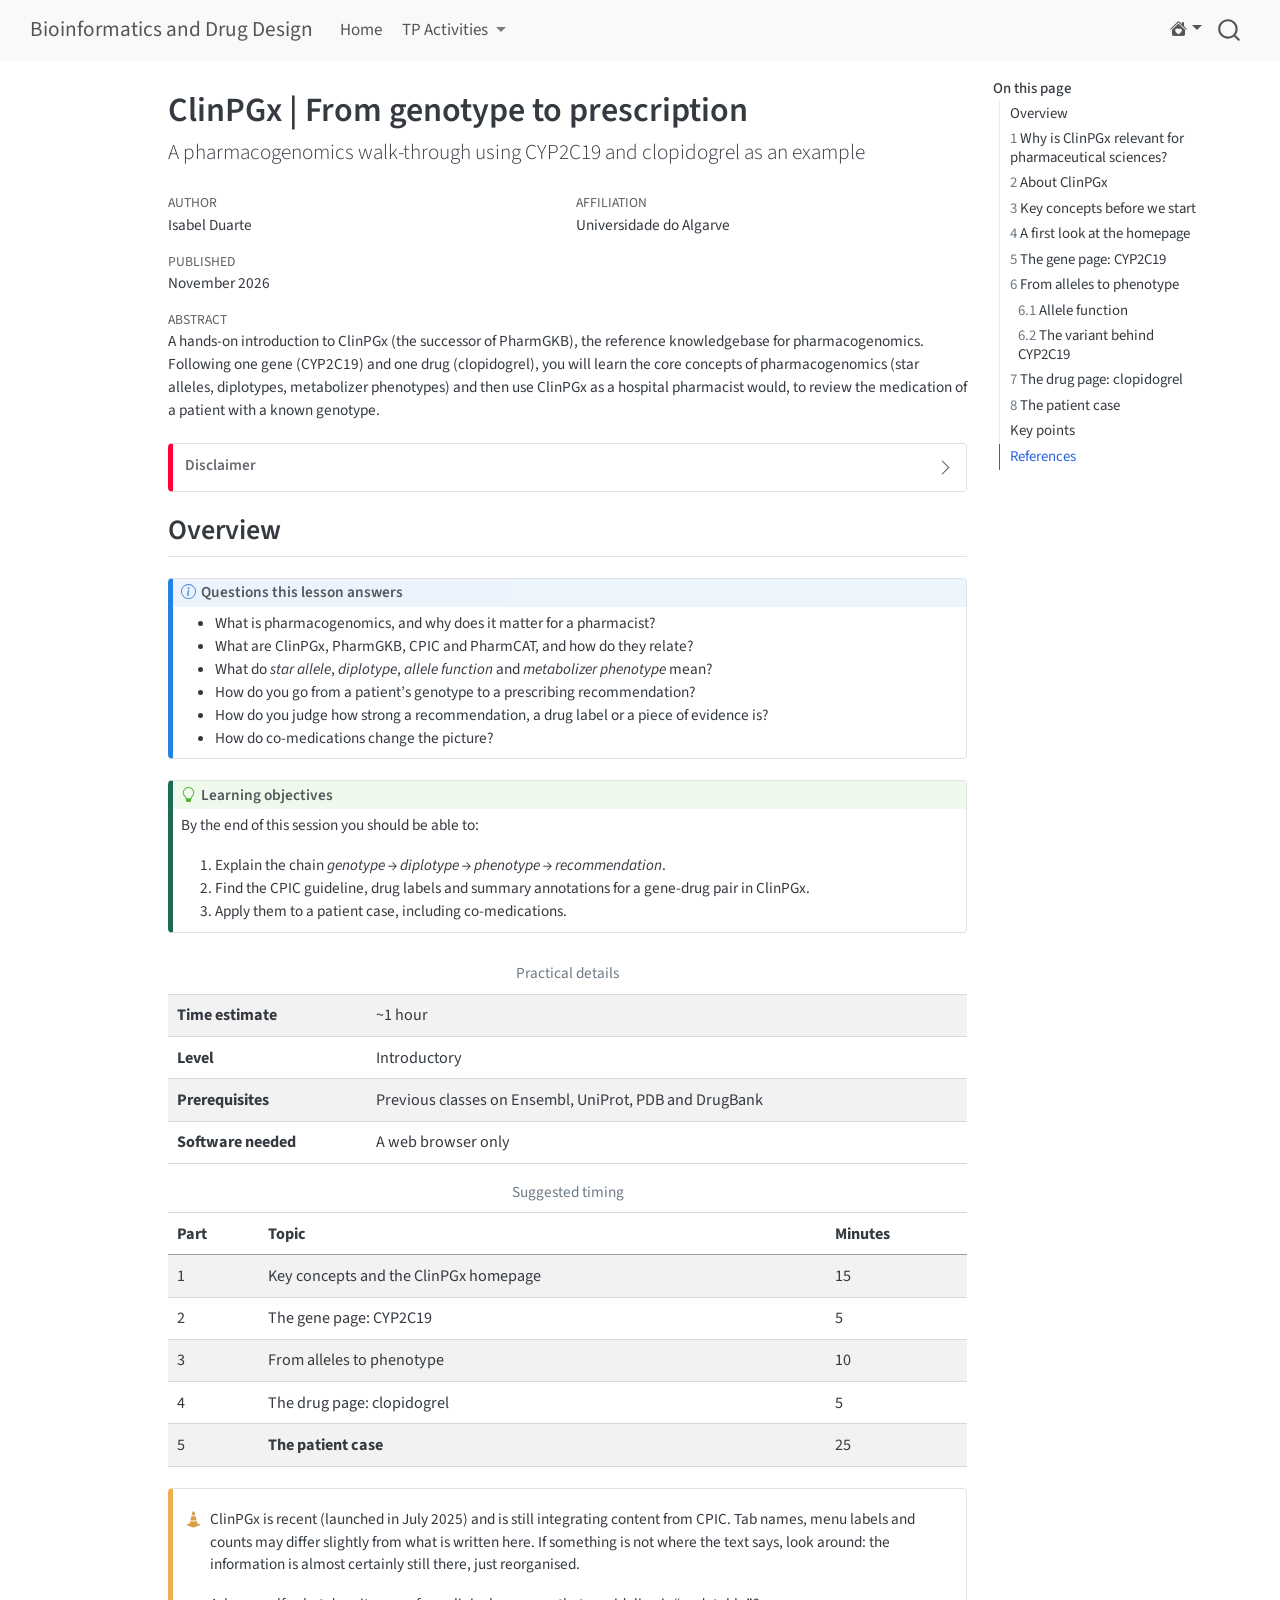
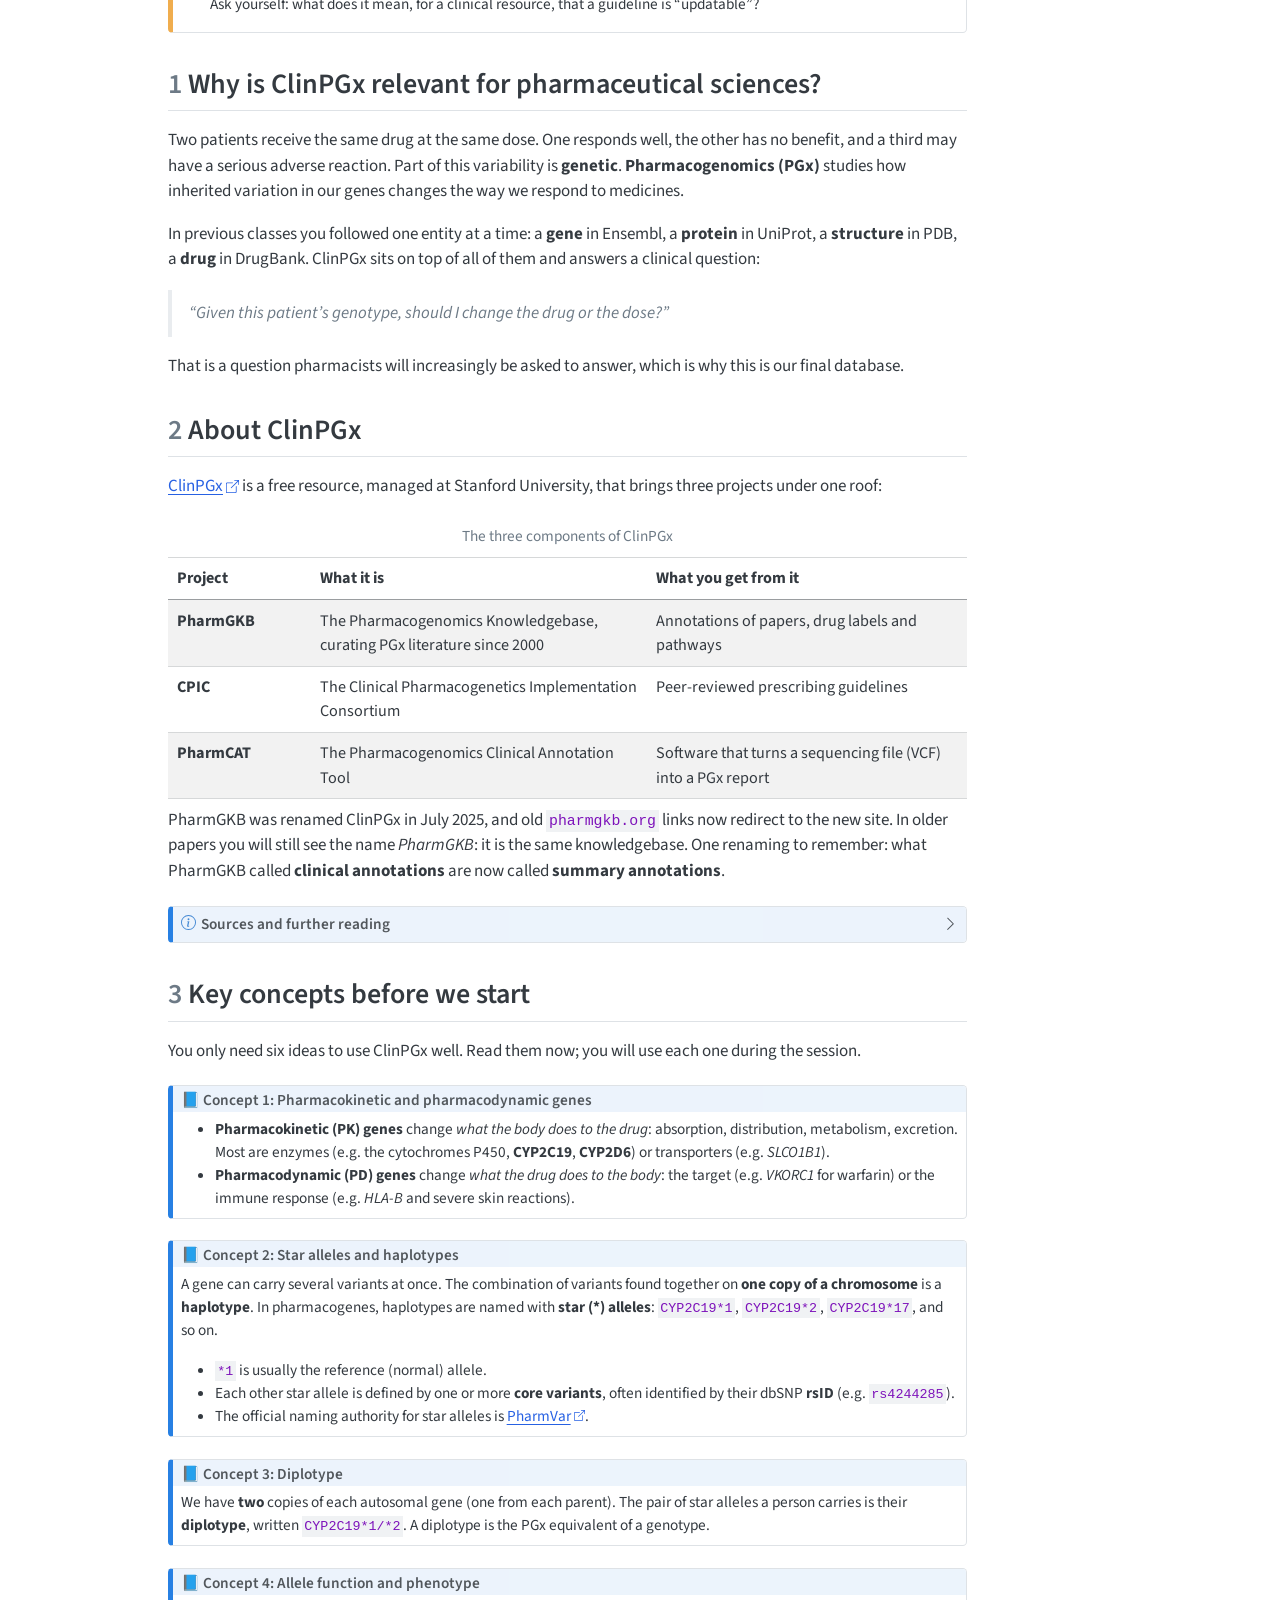
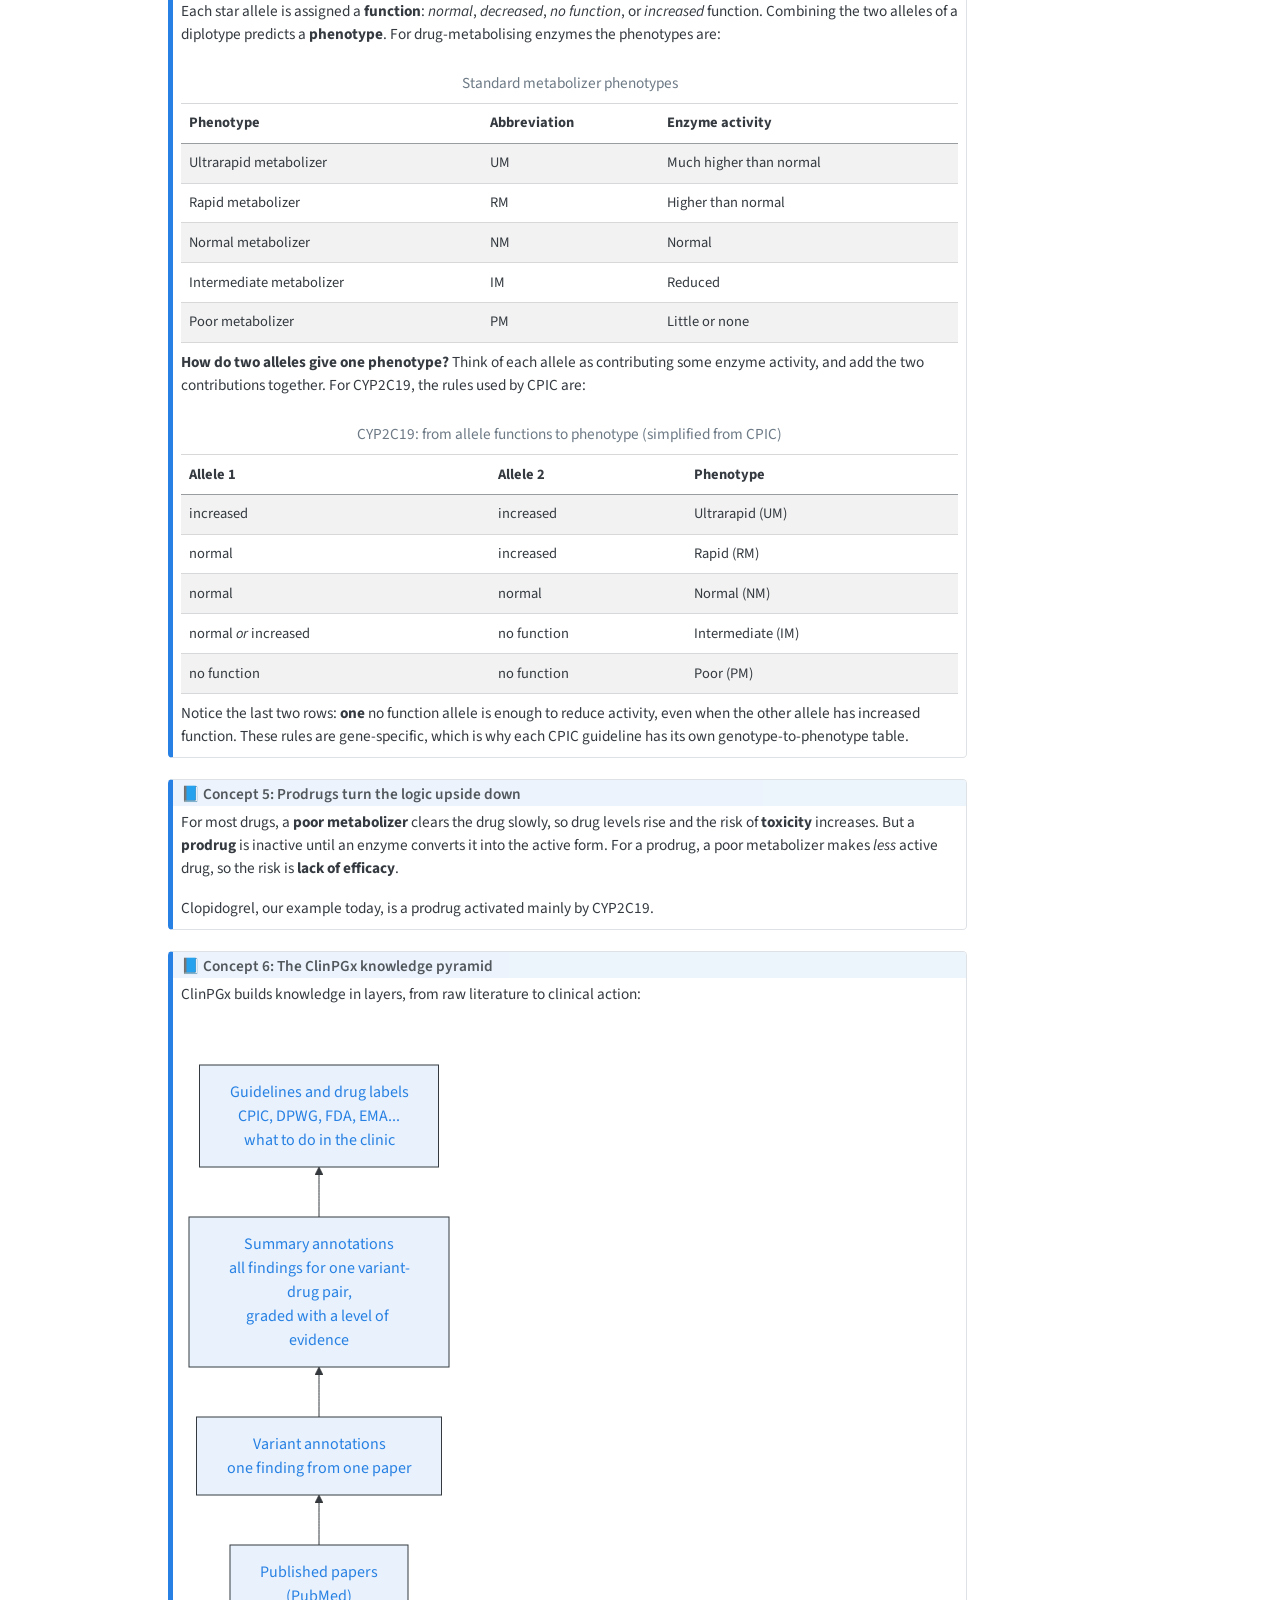
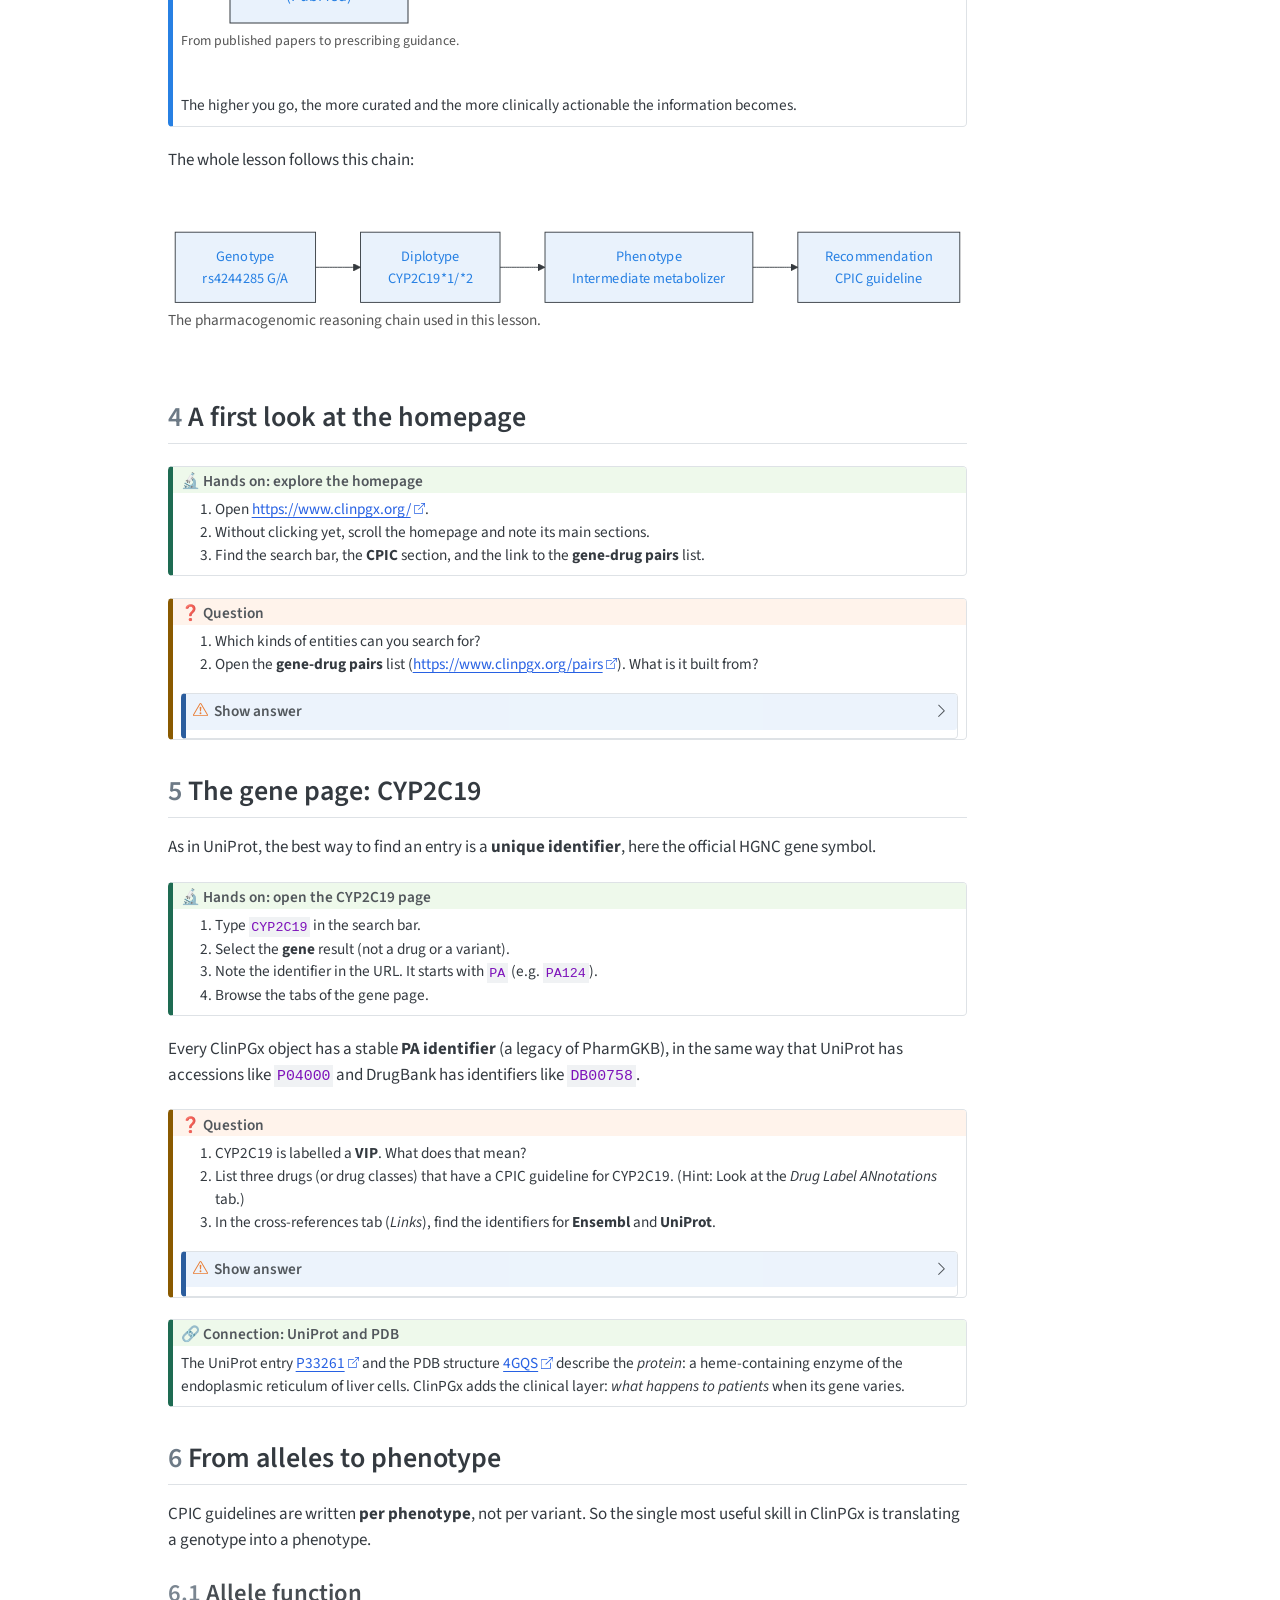
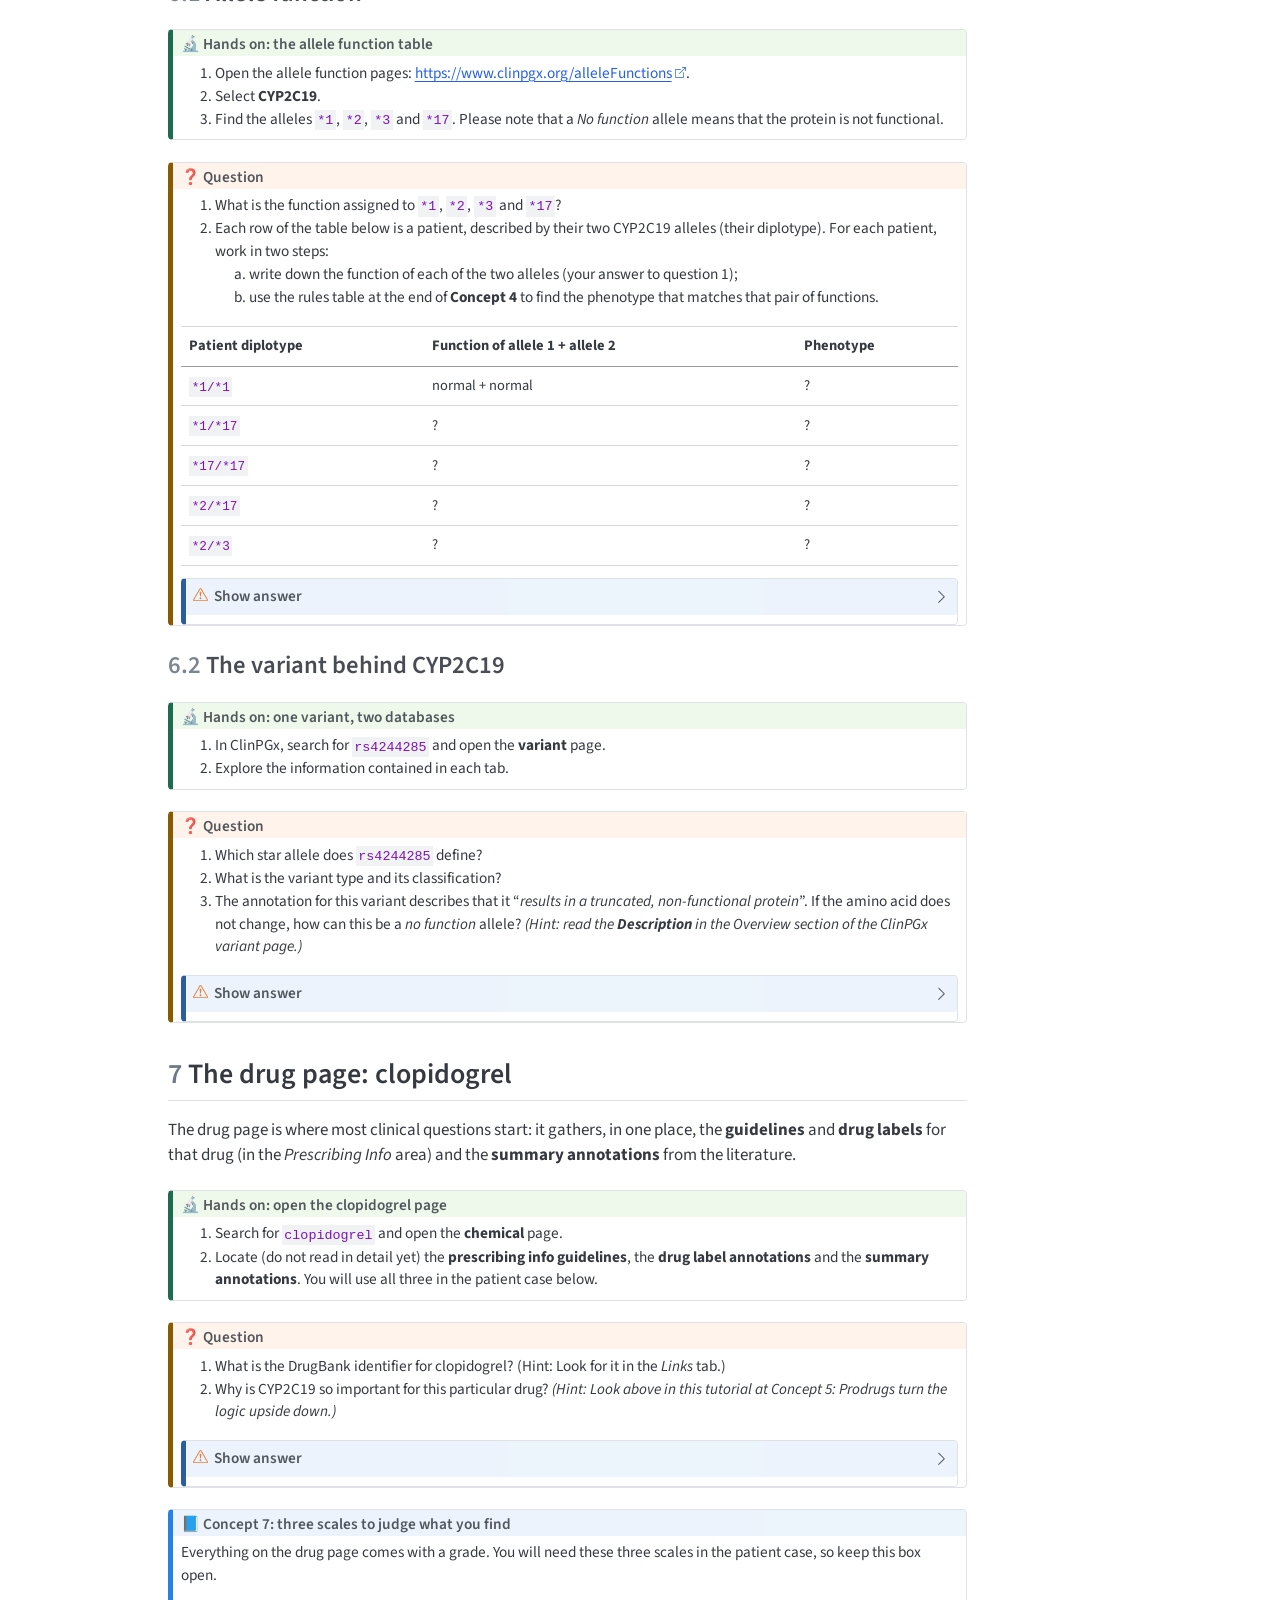
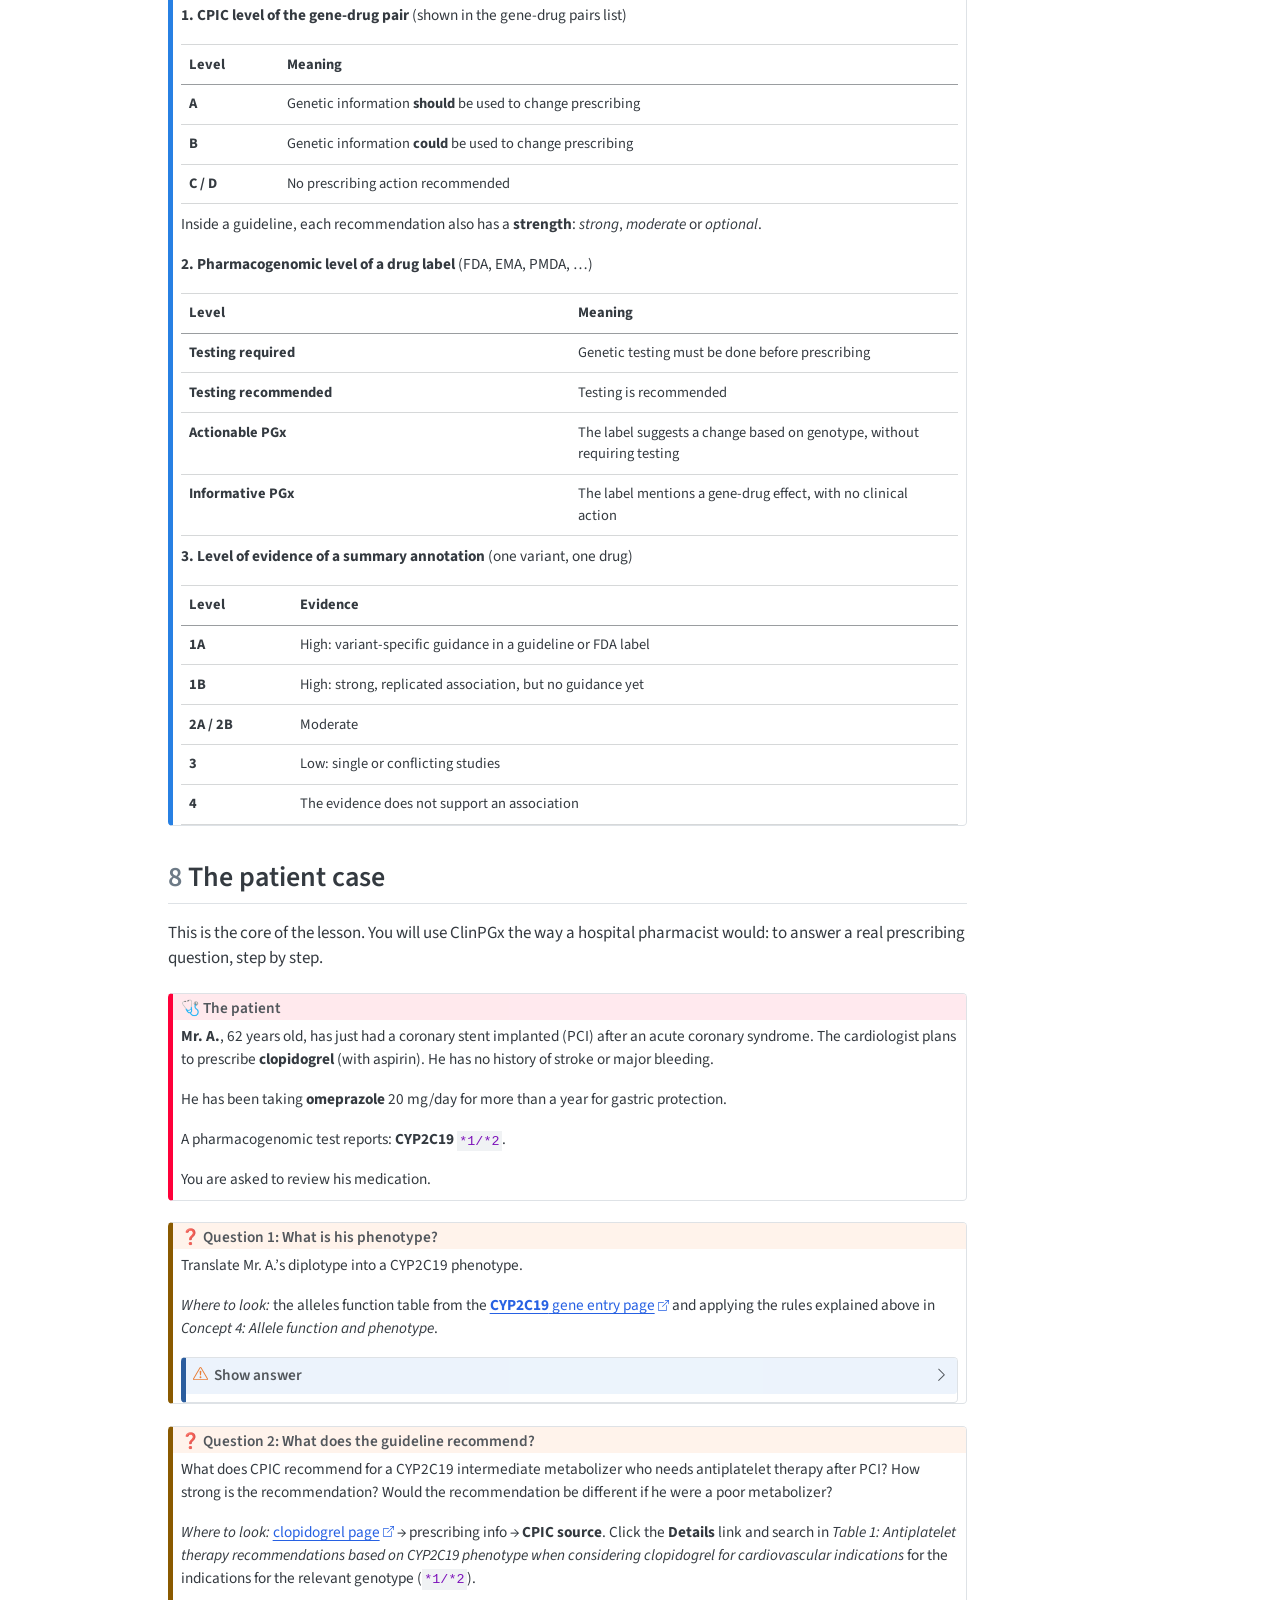
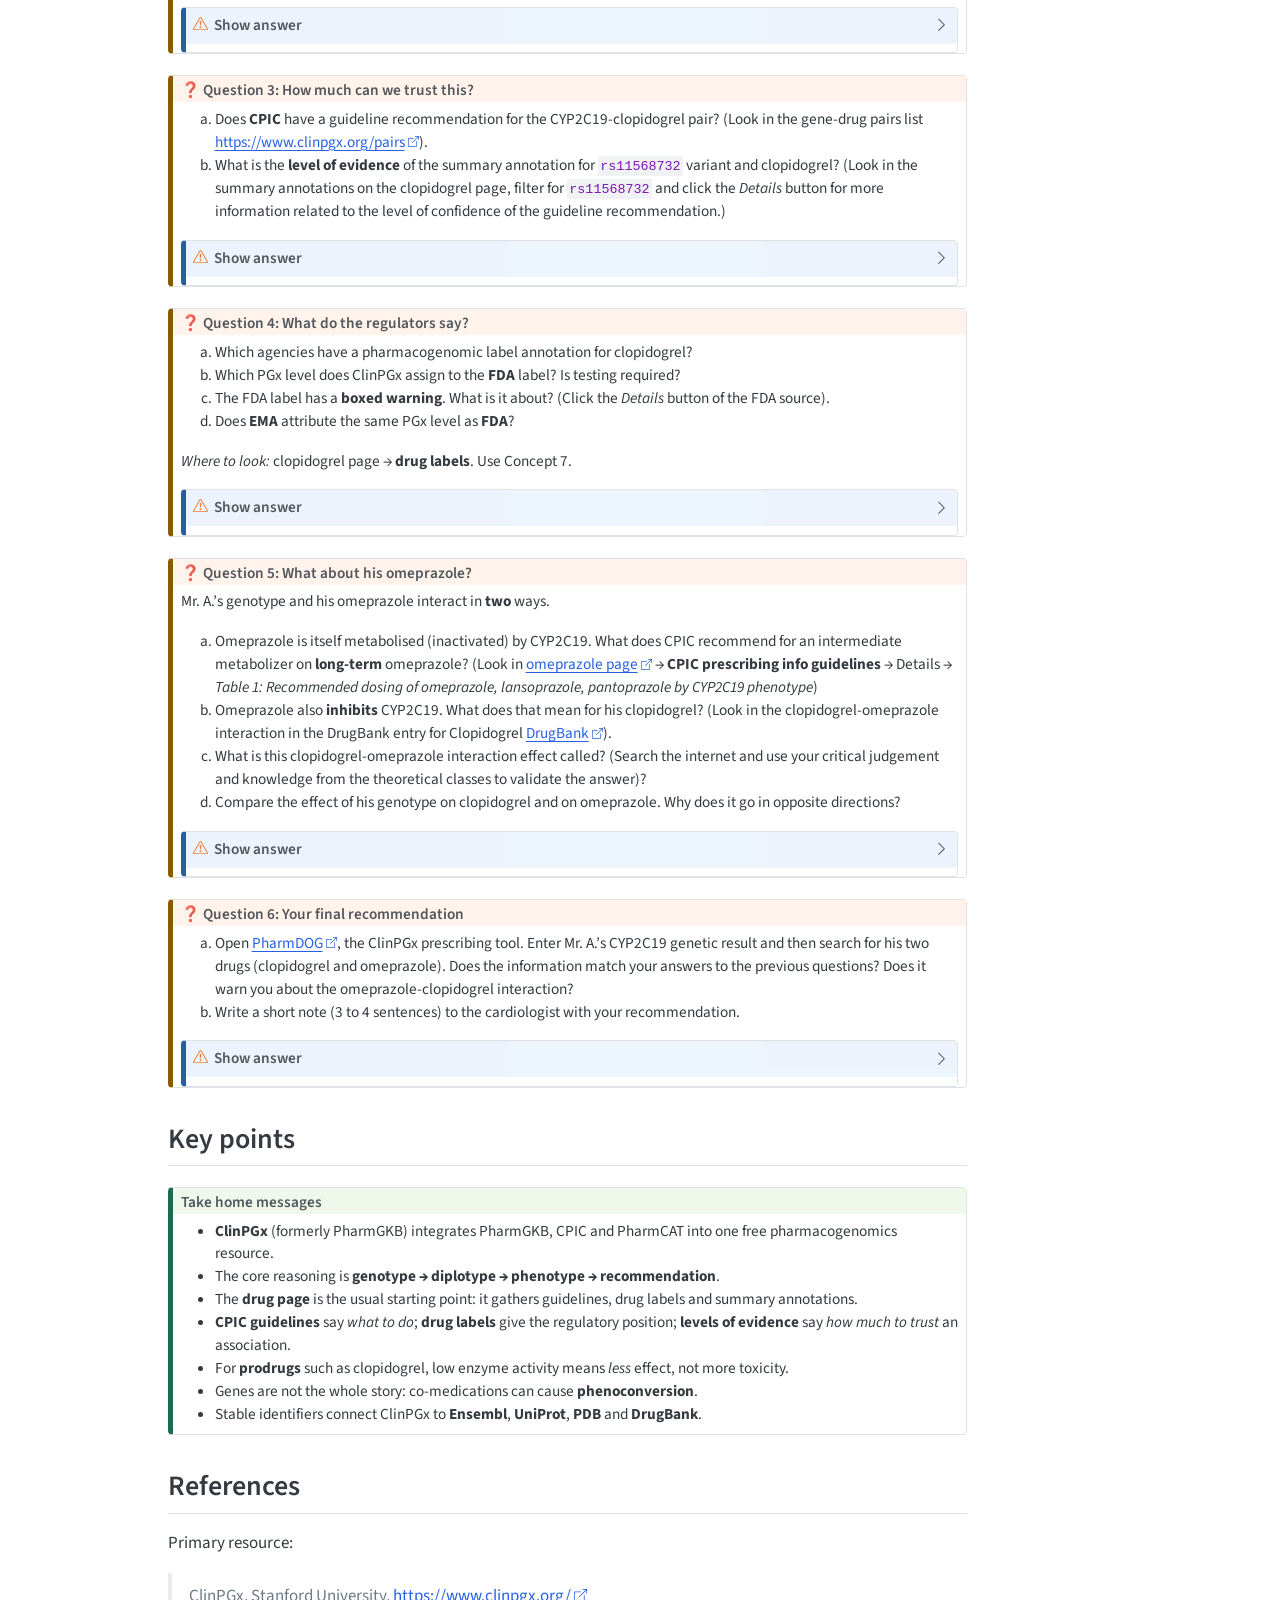
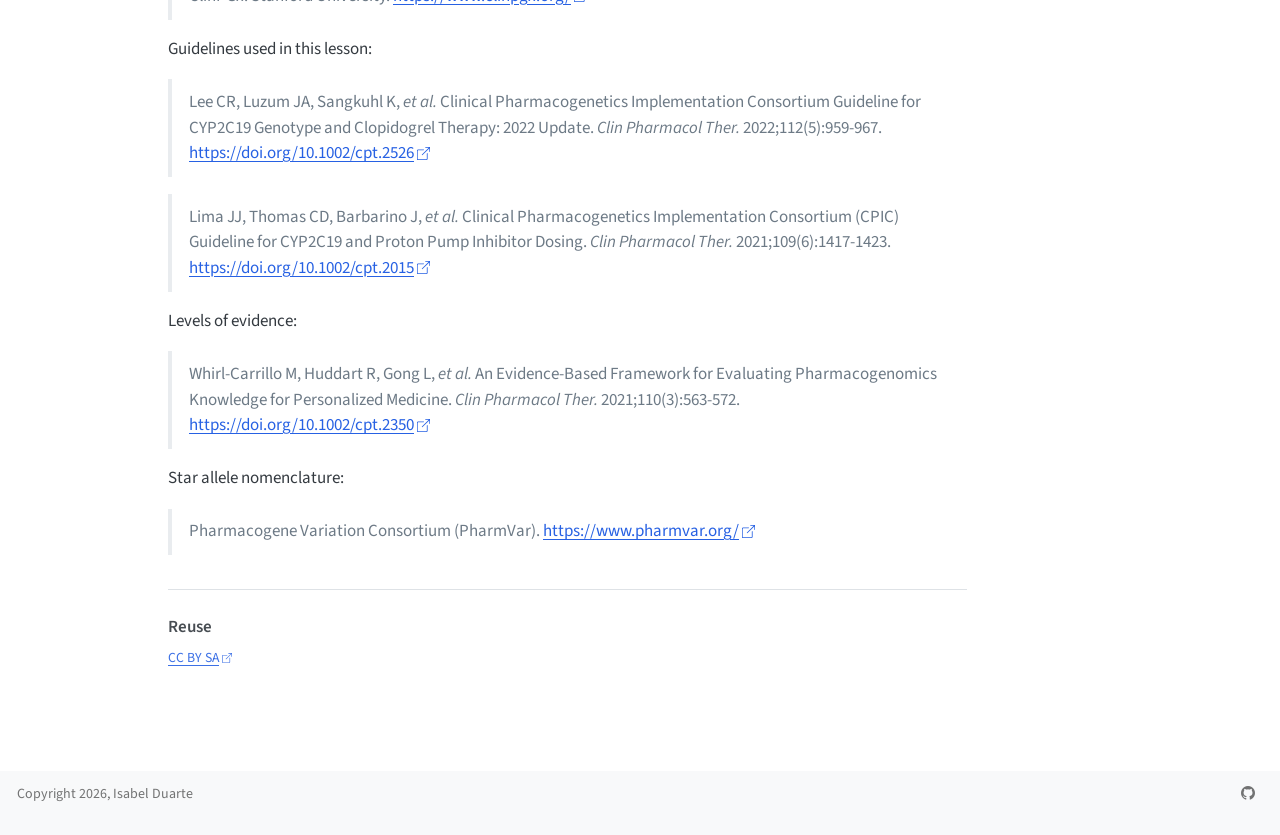
<file: docs/6.clinpgx-tutorial.html>
<!DOCTYPE html>
<html xmlns="http://www.w3.org/1999/xhtml" lang="en" xml:lang="en"><head>

<meta charset="utf-8">
<meta name="generator" content="quarto-1.10.18">

<meta name="viewport" content="width=device-width, initial-scale=1.0, user-scalable=yes">

<meta name="author" content="Isabel Duarte">

<title>ClinPGx | From genotype to prescription – Bioinformatics and Drug Design</title>
<style>
/* Default styles provided by pandoc.
** See https://pandoc.org/MANUAL.html#variables-for-html for config info.
*/
span.smallcaps{font-variant: small-caps;}
div.columns{display: flex; gap: 1.5em;}
div.column{flex: auto;}
@media screen {
div.columns{gap: min(4vw, 1.5em);}
div.column{overflow-x: auto;}
}
div.hanging-indent{margin-left: 1.5em; text-indent: -1.5em;}
ul.task-list{list-style: none;}
ul.task-list li input[type="checkbox"] {
  width: 0.8em;
  margin: 0 0.8em 0.2em -1em; /* quarto-specific, see https://github.com/quarto-dev/quarto-cli/issues/4556 */ 
  vertical-align: middle;
}
</style>


<script src="site_libs/quarto-nav/quarto-nav.js"></script>
<script src="site_libs/quarto-nav/headroom.min.js"></script>
<script src="site_libs/clipboard/clipboard.min.js"></script>
<script src="site_libs/quarto-search/autocomplete.umd.js"></script>
<script src="site_libs/quarto-search/fuse.min.js"></script>
<script src="site_libs/quarto-search/quarto-search.js"></script>
<meta name="quarto:offset" content="./">
<script src="site_libs/quarto-html/quarto.js" type="module"></script>
<script src="site_libs/quarto-html/tabsets/tabsets.js" type="module"></script>
<script src="site_libs/quarto-html/popper.min.js"></script>
<script src="site_libs/quarto-html/tippy.umd.min.js"></script>
<script src="site_libs/quarto-html/anchor.min.js"></script>
<link href="site_libs/quarto-html/tippy.css" rel="stylesheet">
<link href="site_libs/quarto-html/quarto-syntax-highlighting-64a204ab8560d761af7679ceaba22944.css" rel="stylesheet" id="quarto-text-highlighting-styles">
<script src="site_libs/bootstrap/bootstrap.min.js"></script>
<link href="site_libs/bootstrap/bootstrap-icons.css" rel="stylesheet">
<link href="site_libs/bootstrap/bootstrap-83ab476c863e17697e9685ff7eb1a190.min.css" rel="stylesheet" append-hash="true" id="quarto-bootstrap" data-mode="light">
<script id="quarto-search-options" type="application/json">{
  "location": "navbar",
  "copy-button": false,
  "collapse-after": 3,
  "panel-placement": "end",
  "type": "overlay",
  "limit": 50,
  "keyboard-shortcut": [
    "f",
    "/",
    "s"
  ],
  "show-item-context": false,
  "language": {
    "search-no-results-text": "No results",
    "search-matching-documents-text": "matching documents",
    "search-copy-link-title": "Copy link to search",
    "search-hide-matches-text": "Hide additional matches",
    "search-more-match-text": "more match in this document",
    "search-more-matches-text": "more matches in this document",
    "search-clear-button-title": "Clear",
    "search-text-placeholder": "",
    "search-detached-cancel-button-title": "Cancel",
    "search-submit-button-title": "Submit",
    "search-label": "Search"
  }
}</script>
<style>html{ scroll-behavior: smooth; }</style>
<script src="site_libs/quarto-diagram/mermaid.min.js"></script>
<script src="site_libs/quarto-diagram/mermaid-init.js"></script>
<link href="site_libs/quarto-diagram/mermaid.css" rel="stylesheet">


<link rel="stylesheet" href="styles.css">
</head>

<body class="nav-fixed quarto-light">

<div id="quarto-search-results"></div>
  <header id="quarto-header" class="headroom fixed-top">
    <nav class="navbar navbar-expand-lg " data-bs-theme="dark">
      <div class="navbar-container container-fluid">
      <div class="navbar-brand-container mx-auto">
    <a class="navbar-brand" href="./index.html">
    <span class="navbar-title">Bioinformatics and Drug Design</span>
    </a>
  </div>
            <div id="quarto-search" class="" title="Search"></div>
          <button class="navbar-toggler" type="button" data-bs-toggle="collapse" data-bs-target="#navbarCollapse" aria-controls="navbarCollapse" role="menu" aria-expanded="false" aria-label="Toggle navigation" onclick="if (window.quartoToggleHeadroom) { window.quartoToggleHeadroom(); }">
  <span class="navbar-toggler-icon"></span>
</button>
          <div class="collapse navbar-collapse" id="navbarCollapse">
            <ul class="navbar-nav navbar-nav-scroll me-auto">
  <li class="nav-item">
    <a class="nav-link" href="./index.html"> 
<span class="menu-text">Home</span></a>
  </li>  
  <li class="nav-item dropdown ">
    <a class="nav-link dropdown-toggle" href="#" id="nav-menu-tp-activities" role="link" data-bs-toggle="dropdown" aria-expanded="false">
 <span class="menu-text">TP Activities</span>
    </a>
    <ul class="dropdown-menu" aria-labelledby="nav-menu-tp-activities">    
        <li>
    <a class="dropdown-item" href="./1.bioinf-intro-tutorial.html">
 <span class="dropdown-text">Introduction to Bioinformatics</span></a>
  </li>  
        <li>
    <a class="dropdown-item" href="./2.ensembl-tutorial-part1.html">
 <span class="dropdown-text">Ensembl genes and transcripts | Part 1</span></a>
  </li>  
        <li>
    <a class="dropdown-item" href="./2.ensembl-tutorial-part2.html">
 <span class="dropdown-text">Ensembl genes and transcripts | Part 2</span></a>
  </li>  
        <li>
    <a class="dropdown-item" href="./3.uniprot-tutorial.html">
 <span class="dropdown-text">One protein along the UniProt page</span></a>
  </li>  
        <li>
    <a class="dropdown-item" href="./4.rcsb-pdb-tutorial.html">
 <span class="dropdown-text">One structure along the RCSB PDB page</span></a>
  </li>  
        <li>
    <a class="dropdown-item" href="./5.drugbank-tutorial-part1.html">
 <span class="dropdown-text">One drug along the DrugBank page</span></a>
  </li>  
        <li>
    <a class="dropdown-item" href="./5.escape-room-tp1.html">
 <span class="dropdown-text">DrugBank Escape Room | TP1</span></a>
  </li>  
        <li>
    <a class="dropdown-item" href="./5.escape-room-tp2.html">
 <span class="dropdown-text">DrugBank Escape Room | TP2</span></a>
  </li>  
        <li>
    <a class="dropdown-item" href="./6.clinpgx-tutorial.html">
 <span class="dropdown-text">ClinPGx | From genotype to prescription</span></a>
  </li>  
    </ul>
  </li>
</ul>
          </div> <!-- /navcollapse -->
            <div class="quarto-navbar-tools">
    <div class="dropdown">
      <a href="" title="" id="quarto-navigation-tool-dropdown-0" class="quarto-navigation-tool dropdown-toggle px-1" data-bs-toggle="dropdown" aria-expanded="false" role="link" aria-label=""><i class="bi bi-house-heart-fill"></i></a>
      <ul class="dropdown-menu" aria-labelledby="quarto-navigation-tool-dropdown-0">
          <li>
            <a class="dropdown-item quarto-navbar-tools-item" href="https://www.ualg.pt/">
            Universidade do Algarve
            </a>
          </li>
      </ul>
    </div>
</div>
      </div> <!-- /container-fluid -->
    </nav>
</header>
<!-- content -->
<div id="quarto-content" class="quarto-container page-columns page-rows-contents page-layout-article page-navbar">
<!-- sidebar -->
<!-- margin-sidebar -->
    <div id="quarto-margin-sidebar" class="sidebar margin-sidebar">
        <nav id="TOC" role="doc-toc" class="toc-active" data-toc-expanded="2">
    <h2 id="toc-title">On this page</h2>
   
  <ul>
  <li><a href="#overview" id="toc-overview" class="nav-link active" data-scroll-target="#overview">Overview</a></li>
  <li><a href="#sec-intro" id="toc-sec-intro" class="nav-link" data-scroll-target="#sec-intro"><span class="header-section-number">1</span> Why is ClinPGx relevant for pharmaceutical sciences?</a></li>
  <li><a href="#sec-about" id="toc-sec-about" class="nav-link" data-scroll-target="#sec-about"><span class="header-section-number">2</span> About ClinPGx</a></li>
  <li><a href="#sec-concepts" id="toc-sec-concepts" class="nav-link" data-scroll-target="#sec-concepts"><span class="header-section-number">3</span> Key concepts before we start</a></li>
  <li><a href="#sec-home" id="toc-sec-home" class="nav-link" data-scroll-target="#sec-home"><span class="header-section-number">4</span> A first look at the homepage</a></li>
  <li><a href="#sec-gene" id="toc-sec-gene" class="nav-link" data-scroll-target="#sec-gene"><span class="header-section-number">5</span> The gene page: CYP2C19</a></li>
  <li><a href="#sec-alleles" id="toc-sec-alleles" class="nav-link" data-scroll-target="#sec-alleles"><span class="header-section-number">6</span> From alleles to phenotype</a>
  <ul class="collapse">
  <li><a href="#sec-allele-function" id="toc-sec-allele-function" class="nav-link" data-scroll-target="#sec-allele-function"><span class="header-section-number">6.1</span> Allele function</a></li>
  <li><a href="#sec-variant" id="toc-sec-variant" class="nav-link" data-scroll-target="#sec-variant"><span class="header-section-number">6.2</span> The variant behind CYP2C19</a></li>
  </ul></li>
  <li><a href="#sec-drug" id="toc-sec-drug" class="nav-link" data-scroll-target="#sec-drug"><span class="header-section-number">7</span> The drug page: clopidogrel</a></li>
  <li><a href="#sec-case" id="toc-sec-case" class="nav-link" data-scroll-target="#sec-case"><span class="header-section-number">8</span> The patient case</a></li>
  <li><a href="#key-points" id="toc-key-points" class="nav-link" data-scroll-target="#key-points">Key points</a></li>
  <li><a href="#references" id="toc-references" class="nav-link" data-scroll-target="#references">References</a></li>
  </ul>
</nav>
    </div>
<!-- main -->
<main class="content" id="quarto-document-content">

<header id="title-block-header" class="quarto-title-block default">
<div class="quarto-title">
<h1 class="title">ClinPGx | From genotype to prescription</h1>
<p class="subtitle lead">A pharmacogenomics walk-through using CYP2C19 and clopidogrel as an example</p>
</div>


<div class="quarto-title-meta-author">
  <div class="quarto-title-meta-heading">Author</div>
  <div class="quarto-title-meta-heading">Affiliation</div>
  
    <div class="quarto-title-meta-contents">
    <p class="author">Isabel Duarte </p>
  </div>
  <div class="quarto-title-meta-contents">
        <p class="affiliation">
            Universidade do Algarve
          </p>
      </div>
  </div>

<div class="quarto-title-meta">

      
    <div>
    <div class="quarto-title-meta-heading">Published</div>
    <div class="quarto-title-meta-contents">
      <p class="date">November 2026</p>
    </div>
  </div>
  
    
  </div>
  
<div>
  <div class="abstract">
    <div class="block-title">Abstract</div>
    <p>A hands-on introduction to ClinPGx (the successor of PharmGKB), the reference knowledgebase for pharmacogenomics. Following one gene (CYP2C19) and one drug (clopidogrel), you will learn the core concepts of pharmacogenomics (star alleles, diplotypes, metabolizer phenotypes) and then use ClinPGx as a hospital pharmacist would, to review the medication of a patient with a known genotype.</p>
  </div>
</div>


</header>


<div class="callout callout-style-simple callout-important no-icon callout-titled">
<div class="callout-header d-flex align-content-center collapsed" data-bs-toggle="collapse" data-bs-target=".callout-1-contents" aria-controls="callout-1" aria-expanded="false" aria-label="Toggle callout">
<div class="callout-icon-container">
<i class="callout-icon no-icon"></i>
</div>
<div class="callout-title-container flex-fill">
<span class="screen-reader-only">Important</span>Disclaimer
</div>
<div class="callout-btn-toggle d-inline-block border-0 py-1 ps-1 pe-0 float-end"><i class="callout-toggle"></i></div>
</div>
<div id="callout-1" class="callout-1-contents callout-collapse collapse">
<div class="callout-body-container callout-body">
<p>This lesson is for <strong>education only</strong>. The genotypes and patients used here are fictional. Real prescribing decisions must follow the current version of the guidelines, the approved drug label, and the judgement of the clinical team.</p>
</div>
</div>
</div>
<section id="overview" class="level2 unnumbered">
<h2 class="unnumbered anchored" data-anchor-id="overview">Overview</h2>
<div class="callout callout-style-default callout-note callout-titled">
<div class="callout-header d-flex align-content-center">
<div class="callout-icon-container">
<i class="callout-icon"></i>
</div>
<div class="callout-title-container flex-fill">
<span class="screen-reader-only">Note</span>Questions this lesson answers
</div>
</div>
<div class="callout-body-container callout-body">
<ul>
<li>What is pharmacogenomics, and why does it matter for a pharmacist?</li>
<li>What are ClinPGx, PharmGKB, CPIC and PharmCAT, and how do they relate?</li>
<li>What do <em>star allele</em>, <em>diplotype</em>, <em>allele function</em> and <em>metabolizer phenotype</em> mean?</li>
<li>How do you go from a patient’s genotype to a prescribing recommendation?</li>
<li>How do you judge how strong a recommendation, a drug label or a piece of evidence is?</li>
<li>How do co-medications change the picture?</li>
</ul>
</div>
</div>
<div class="callout callout-style-default callout-tip callout-titled">
<div class="callout-header d-flex align-content-center">
<div class="callout-icon-container">
<i class="callout-icon"></i>
</div>
<div class="callout-title-container flex-fill">
<span class="screen-reader-only">Tip</span>Learning objectives
</div>
</div>
<div class="callout-body-container callout-body">
<p>By the end of this session you should be able to:</p>
<ol type="1">
<li>Explain the chain <em>genotype → diplotype → phenotype → recommendation</em>.</li>
<li>Find the CPIC guideline, drug labels and summary annotations for a gene-drug pair in ClinPGx.</li>
<li>Apply them to a patient case, including co-medications.</li>
</ol>
</div>
</div>
<table class="table-striped table-hover caption-top table">
<caption>Practical details</caption>
<colgroup>
<col style="width: 25%">
<col style="width: 75%">
</colgroup>
<tbody>
<tr class="odd">
<td><strong>Time estimate</strong></td>
<td>~1 hour</td>
</tr>
<tr class="even">
<td><strong>Level</strong></td>
<td>Introductory</td>
</tr>
<tr class="odd">
<td><strong>Prerequisites</strong></td>
<td>Previous classes on Ensembl, UniProt, PDB and DrugBank</td>
</tr>
<tr class="even">
<td><strong>Software needed</strong></td>
<td>A web browser only</td>
</tr>
</tbody>
</table>
<table class="table-striped caption-top table">
<caption>Suggested timing</caption>
<thead>
<tr class="header">
<th>Part</th>
<th>Topic</th>
<th>Minutes</th>
</tr>
</thead>
<tbody>
<tr class="odd">
<td>1</td>
<td>Key concepts and the ClinPGx homepage</td>
<td>15</td>
</tr>
<tr class="even">
<td>2</td>
<td>The gene page: CYP2C19</td>
<td>5</td>
</tr>
<tr class="odd">
<td>3</td>
<td>From alleles to phenotype</td>
<td>10</td>
</tr>
<tr class="even">
<td>4</td>
<td>The drug page: clopidogrel</td>
<td>5</td>
</tr>
<tr class="odd">
<td>5</td>
<td><strong>The patient case</strong></td>
<td>25</td>
</tr>
</tbody>
</table>
<div class="callout callout-style-simple callout-caution">
<div class="callout-body d-flex">
<div class="callout-icon-container">
<i class="callout-icon"></i>
</div>
<div class="callout-body-container">
<p>ClinPGx is recent (launched in July 2025) and is still integrating content from CPIC. Tab names, menu labels and counts may differ slightly from what is written here. If something is not where the text says, look around: the information is almost certainly still there, just reorganised.</p>
<p>Ask yourself: what does it mean, for a clinical resource, that a guideline is “updatable”?</p>
</div>
</div>
</div>
</section>
<section id="sec-intro" class="level2" data-number="1">
<h2 data-number="1" class="anchored" data-anchor-id="sec-intro"><span class="header-section-number">1</span> Why is ClinPGx relevant for pharmaceutical sciences?</h2>
<p>Two patients receive the same drug at the same dose. One responds well, the other has no benefit, and a third may have a serious adverse reaction. Part of this variability is <strong>genetic</strong>. <strong>Pharmacogenomics (PGx)</strong> studies how inherited variation in our genes changes the way we respond to medicines.</p>
<p>In previous classes you followed one entity at a time: a <strong>gene</strong> in Ensembl, a <strong>protein</strong> in UniProt, a <strong>structure</strong> in PDB, a <strong>drug</strong> in DrugBank. ClinPGx sits on top of all of them and answers a clinical question:</p>
<blockquote class="blockquote">
<p><em>“Given this patient’s genotype, should I change the drug or the dose?”</em></p>
</blockquote>
<p>That is a question pharmacists will increasingly be asked to answer, which is why this is our final database.</p>
</section>
<section id="sec-about" class="level2" data-number="2">
<h2 data-number="2" class="anchored" data-anchor-id="sec-about"><span class="header-section-number">2</span> About ClinPGx</h2>
<p><a href="https://www.clinpgx.org/">ClinPGx</a> is a free resource, managed at Stanford University, that brings three projects under one roof:</p>
<table class="table-striped caption-top table">
<caption>The three components of ClinPGx</caption>
<colgroup>
<col style="width: 18%">
<col style="width: 42%">
<col style="width: 40%">
</colgroup>
<thead>
<tr class="header">
<th>Project</th>
<th>What it is</th>
<th>What you get from it</th>
</tr>
</thead>
<tbody>
<tr class="odd">
<td><strong>PharmGKB</strong></td>
<td>The Pharmacogenomics Knowledgebase, curating PGx literature since 2000</td>
<td>Annotations of papers, drug labels and pathways</td>
</tr>
<tr class="even">
<td><strong>CPIC</strong></td>
<td>The Clinical Pharmacogenetics Implementation Consortium</td>
<td>Peer-reviewed prescribing guidelines</td>
</tr>
<tr class="odd">
<td><strong>PharmCAT</strong></td>
<td>The Pharmacogenomics Clinical Annotation Tool</td>
<td>Software that turns a sequencing file (VCF) into a PGx report</td>
</tr>
</tbody>
</table>
<p>PharmGKB was renamed ClinPGx in July 2025, and old <code>pharmgkb.org</code> links now redirect to the new site. In older papers you will still see the name <em>PharmGKB</em>: it is the same knowledgebase. One renaming to remember: what PharmGKB called <strong>clinical annotations</strong> are now called <strong>summary annotations</strong>.</p>
<div class="callout callout-style-default callout-note callout-titled">
<div class="callout-header d-flex align-content-center collapsed" data-bs-toggle="collapse" data-bs-target=".callout-4-contents" aria-controls="callout-4" aria-expanded="false" aria-label="Toggle callout">
<div class="callout-icon-container">
<i class="callout-icon"></i>
</div>
<div class="callout-title-container flex-fill">
<span class="screen-reader-only">Note</span>Sources and further reading
</div>
<div class="callout-btn-toggle d-inline-block border-0 py-1 ps-1 pe-0 float-end"><i class="callout-toggle"></i></div>
</div>
<div id="callout-4" class="callout-4-contents callout-collapse collapse">
<div class="callout-body-container callout-body">
<ul>
<li>ClinPGx overview page: <a href="https://www.clinpgx.org/page/overview" class="uri">https://www.clinpgx.org/page/overview</a></li>
<li>ClinPGx blog, <em>Announcing ClinPGx</em>: <a href="https://blog.clinpgx.org/pharmgkb-is-now-clinpgx/" class="uri">https://blog.clinpgx.org/pharmgkb-is-now-clinpgx/</a></li>
<li>CPIC guideline for CYP2C19 and clopidogrel, 2022 update: Lee CR <em>et al.</em>, <em>Clin Pharmacol Ther</em> 2022;112(5):959-967. <a href="https://doi.org/10.1002/cpt.2526" class="uri">https://doi.org/10.1002/cpt.2526</a></li>
<li>Levels of evidence scoring: Whirl-Carrillo M <em>et al.</em>, <em>Clin Pharmacol Ther</em> 2021;110(3):563-572. <a href="https://pmc.ncbi.nlm.nih.gov/articles/PMC8457105" class="uri">https://pmc.ncbi.nlm.nih.gov/articles/PMC8457105</a></li>
</ul>
</div>
</div>
</div>
</section>
<section id="sec-concepts" class="level2" data-number="3">
<h2 data-number="3" class="anchored" data-anchor-id="sec-concepts"><span class="header-section-number">3</span> Key concepts before we start</h2>
<p>You only need six ideas to use ClinPGx well. Read them now; you will use each one during the session.</p>
<div class="callout callout-style-default callout-note no-icon callout-titled">
<div class="callout-header d-flex align-content-center">
<div class="callout-icon-container">
<i class="callout-icon no-icon"></i>
</div>
<div class="callout-title-container flex-fill">
<span class="screen-reader-only">Note</span>📘 Concept 1: Pharmacokinetic and pharmacodynamic genes
</div>
</div>
<div class="callout-body-container callout-body">
<ul>
<li><strong>Pharmacokinetic (PK) genes</strong> change <em>what the body does to the drug</em>: absorption, distribution, metabolism, excretion. Most are enzymes (e.g.&nbsp;the cytochromes P450, <strong>CYP2C19</strong>, <strong>CYP2D6</strong>) or transporters (e.g.&nbsp;<em>SLCO1B1</em>).</li>
<li><strong>Pharmacodynamic (PD) genes</strong> change <em>what the drug does to the body</em>: the target (e.g.&nbsp;<em>VKORC1</em> for warfarin) or the immune response (e.g.&nbsp;<em>HLA-B</em> and severe skin reactions).</li>
</ul>
</div>
</div>
<div class="callout callout-style-default callout-note no-icon callout-titled">
<div class="callout-header d-flex align-content-center">
<div class="callout-icon-container">
<i class="callout-icon no-icon"></i>
</div>
<div class="callout-title-container flex-fill">
<span class="screen-reader-only">Note</span>📘 Concept 2: Star alleles and haplotypes
</div>
</div>
<div class="callout-body-container callout-body">
<p>A gene can carry several variants at once. The combination of variants found together on <strong>one copy of a chromosome</strong> is a <strong>haplotype</strong>. In pharmacogenes, haplotypes are named with <strong>star (*) alleles</strong>: <code>CYP2C19*1</code>, <code>CYP2C19*2</code>, <code>CYP2C19*17</code>, and so on.</p>
<ul>
<li><code>*1</code> is usually the reference (normal) allele.</li>
<li>Each other star allele is defined by one or more <strong>core variants</strong>, often identified by their dbSNP <strong>rsID</strong> (e.g.&nbsp;<code>rs4244285</code>).</li>
<li>The official naming authority for star alleles is <a href="https://www.pharmvar.org/gene/CYP2C19">PharmVar</a>.</li>
</ul>
</div>
</div>
<div class="callout callout-style-default callout-note no-icon callout-titled">
<div class="callout-header d-flex align-content-center">
<div class="callout-icon-container">
<i class="callout-icon no-icon"></i>
</div>
<div class="callout-title-container flex-fill">
<span class="screen-reader-only">Note</span>📘 Concept 3: Diplotype
</div>
</div>
<div class="callout-body-container callout-body">
<p>We have <strong>two</strong> copies of each autosomal gene (one from each parent). The pair of star alleles a person carries is their <strong>diplotype</strong>, written <code>CYP2C19*1/*2</code>. A diplotype is the PGx equivalent of a genotype.</p>
</div>
</div>
<div class="callout callout-style-default callout-note no-icon callout-titled">
<div class="callout-header d-flex align-content-center">
<div class="callout-icon-container">
<i class="callout-icon no-icon"></i>
</div>
<div class="callout-title-container flex-fill">
<span class="screen-reader-only">Note</span>📘 Concept 4: Allele function and phenotype
</div>
</div>
<div class="callout-body-container callout-body">
<p>Each star allele is assigned a <strong>function</strong>: <em>normal</em>, <em>decreased</em>, <em>no function</em>, or <em>increased</em> function. Combining the two alleles of a diplotype predicts a <strong>phenotype</strong>. For drug-metabolising enzymes the phenotypes are:</p>
<table class="table-striped caption-top table">
<caption>Standard metabolizer phenotypes</caption>
<thead>
<tr class="header">
<th>Phenotype</th>
<th>Abbreviation</th>
<th>Enzyme activity</th>
</tr>
</thead>
<tbody>
<tr class="odd">
<td>Ultrarapid metabolizer</td>
<td>UM</td>
<td>Much higher than normal</td>
</tr>
<tr class="even">
<td>Rapid metabolizer</td>
<td>RM</td>
<td>Higher than normal</td>
</tr>
<tr class="odd">
<td>Normal metabolizer</td>
<td>NM</td>
<td>Normal</td>
</tr>
<tr class="even">
<td>Intermediate metabolizer</td>
<td>IM</td>
<td>Reduced</td>
</tr>
<tr class="odd">
<td>Poor metabolizer</td>
<td>PM</td>
<td>Little or none</td>
</tr>
</tbody>
</table>
<p><strong>How do two alleles give one phenotype?</strong> Think of each allele as contributing some enzyme activity, and add the two contributions together. For CYP2C19, the rules used by CPIC are:</p>
<table class="table-striped caption-top table">
<caption>CYP2C19: from allele functions to phenotype (simplified from CPIC)</caption>
<thead>
<tr class="header">
<th>Allele 1</th>
<th>Allele 2</th>
<th>Phenotype</th>
</tr>
</thead>
<tbody>
<tr class="odd">
<td>increased</td>
<td>increased</td>
<td>Ultrarapid (UM)</td>
</tr>
<tr class="even">
<td>normal</td>
<td>increased</td>
<td>Rapid (RM)</td>
</tr>
<tr class="odd">
<td>normal</td>
<td>normal</td>
<td>Normal (NM)</td>
</tr>
<tr class="even">
<td>normal <em>or</em> increased</td>
<td>no function</td>
<td>Intermediate (IM)</td>
</tr>
<tr class="odd">
<td>no function</td>
<td>no function</td>
<td>Poor (PM)</td>
</tr>
</tbody>
</table>
<p>Notice the last two rows: <strong>one</strong> no function allele is enough to reduce activity, even when the other allele has increased function. These rules are gene-specific, which is why each CPIC guideline has its own genotype-to-phenotype table.</p>
</div>
</div>
<div class="callout callout-style-default callout-note no-icon callout-titled">
<div class="callout-header d-flex align-content-center">
<div class="callout-icon-container">
<i class="callout-icon no-icon"></i>
</div>
<div class="callout-title-container flex-fill">
<span class="screen-reader-only">Note</span>📘 Concept 5: Prodrugs turn the logic upside down
</div>
</div>
<div class="callout-body-container callout-body">
<p>For most drugs, a <strong>poor metabolizer</strong> clears the drug slowly, so drug levels rise and the risk of <strong>toxicity</strong> increases. But a <strong>prodrug</strong> is inactive until an enzyme converts it into the active form. For a prodrug, a poor metabolizer makes <em>less</em> active drug, so the risk is <strong>lack of efficacy</strong>.</p>
<p>Clopidogrel, our example today, is a prodrug activated mainly by CYP2C19.</p>
</div>
</div>
<div class="callout callout-style-default callout-note no-icon callout-titled">
<div class="callout-header d-flex align-content-center">
<div class="callout-icon-container">
<i class="callout-icon no-icon"></i>
</div>
<div class="callout-title-container flex-fill">
<span class="screen-reader-only">Note</span>📘 Concept 6: The ClinPGx knowledge pyramid
</div>
</div>
<div class="callout-body-container callout-body">
<p>ClinPGx builds knowledge in layers, from raw literature to clinical action:</p>
<div class="cell" data-layout-align="default">
<div class="cell-output-display">
<div>
<p></p><figure class="figure"><p></p>
<div>
<pre class="mermaid mermaid-js">flowchart BT
  A["Published papers&lt;br/&gt;(PubMed)"] --&gt; B["Variant annotations&lt;br/&gt;one finding from one paper"]
  B --&gt; C["Summary annotations&lt;br/&gt;all findings for one variant-drug pair,&lt;br/&gt;graded with a level of evidence"]
  C --&gt; D["Guidelines and drug labels&lt;br/&gt;CPIC, DPWG, FDA, EMA...&lt;br/&gt;what to do in the clinic"]
</pre>
</div>
<p></p><figcaption> From published papers to prescribing guidance.</figcaption> </figure><p></p>
</div>
</div>
</div>
<p>The higher you go, the more curated and the more clinically actionable the information becomes.</p>
</div>
</div>
<p>The whole lesson follows this chain:</p>
<div class="cell" data-layout-align="default">
<div class="cell-output-display">
<div>
<p></p><figure class="figure"><p></p>
<div>
<pre class="mermaid mermaid-js">flowchart LR
  G["Genotype&lt;br/&gt;rs4244285 G/A"] --&gt; D["Diplotype&lt;br/&gt;CYP2C19*1/*2"]
  D --&gt; P["Phenotype&lt;br/&gt;Intermediate metabolizer"]
  P --&gt; R["Recommendation&lt;br/&gt;CPIC guideline"]
</pre>
</div>
<p></p><figcaption> The pharmacogenomic reasoning chain used in this lesson.</figcaption> </figure><p></p>
</div>
</div>
</div>
</section>
<section id="sec-home" class="level2" data-number="4">
<h2 data-number="4" class="anchored" data-anchor-id="sec-home"><span class="header-section-number">4</span> A first look at the homepage</h2>
<div class="callout callout-style-default callout-tip no-icon callout-titled">
<div class="callout-header d-flex align-content-center">
<div class="callout-icon-container">
<i class="callout-icon no-icon"></i>
</div>
<div class="callout-title-container flex-fill">
<span class="screen-reader-only">Tip</span>🔬 Hands on: explore the homepage
</div>
</div>
<div class="callout-body-container callout-body">
<ol type="1">
<li>Open <a href="https://www.clinpgx.org/" class="uri">https://www.clinpgx.org/</a>.</li>
<li>Without clicking yet, scroll the homepage and note its main sections.</li>
<li>Find the search bar, the <strong>CPIC</strong> section, and the link to the <strong>gene-drug pairs</strong> list.</li>
</ol>
</div>
</div>
<div class="callout callout-style-default callout-warning no-icon callout-titled">
<div class="callout-header d-flex align-content-center">
<div class="callout-icon-container">
<i class="callout-icon no-icon"></i>
</div>
<div class="callout-title-container flex-fill">
<span class="screen-reader-only">Warning</span>❓ Question
</div>
</div>
<div class="callout-body-container callout-body">
<ol type="1">
<li>Which kinds of entities can you search for?</li>
<li>Open the <strong>gene-drug pairs</strong> list (<a href="https://www.clinpgx.org/pairs" class="uri">https://www.clinpgx.org/pairs</a>). What is it built from?</li>
</ol>
<div class="callout callout-style-default callout-note callout-titled" title="Show answer">
<div class="callout-header d-flex align-content-center collapsed" data-bs-toggle="collapse" data-bs-target=".callout-12-contents" aria-controls="callout-12" aria-expanded="false" aria-label="Toggle callout">
<div class="callout-icon-container">
<i class="callout-icon"></i>
</div>
<div class="callout-title-container flex-fill">
<span class="screen-reader-only">Note</span>Show answer
</div>
<div class="callout-btn-toggle d-inline-block border-0 py-1 ps-1 pe-0 float-end"><i class="callout-toggle"></i></div>
</div>
<div id="callout-12" class="callout-12-contents callout-collapse collapse">
<div class="callout-body-container callout-body">
<ol type="1">
<li>Genes, drugs (called <em>chemicals</em>), variants and haplotypes, diseases, as well as guidelines, labels, pathways and literature.</li>
<li>It lists gene-drug pairs that have been annotated in guidelines or drug labels from <strong>CPIC</strong>, <strong>DPWG</strong> (the Dutch Pharmacogenetics Working Group) and the <strong>FDA</strong>. It is a quick way to see which pairs are clinically relevant.</li>
</ol>
</div>
</div>
</div>
</div>
</div>
</section>
<section id="sec-gene" class="level2" data-number="5">
<h2 data-number="5" class="anchored" data-anchor-id="sec-gene"><span class="header-section-number">5</span> The gene page: CYP2C19</h2>
<p>As in UniProt, the best way to find an entry is a <strong>unique identifier</strong>, here the official HGNC gene symbol.</p>
<div class="callout callout-style-default callout-tip no-icon callout-titled">
<div class="callout-header d-flex align-content-center">
<div class="callout-icon-container">
<i class="callout-icon no-icon"></i>
</div>
<div class="callout-title-container flex-fill">
<span class="screen-reader-only">Tip</span>🔬 Hands on: open the CYP2C19 page
</div>
</div>
<div class="callout-body-container callout-body">
<ol type="1">
<li>Type <code>CYP2C19</code> in the search bar.</li>
<li>Select the <strong>gene</strong> result (not a drug or a variant).</li>
<li>Note the identifier in the URL. It starts with <code>PA</code> (e.g.&nbsp;<code>PA124</code>).</li>
<li>Browse the tabs of the gene page.</li>
</ol>
</div>
</div>
<p>Every ClinPGx object has a stable <strong>PA identifier</strong> (a legacy of PharmGKB), in the same way that UniProt has accessions like <code>P04000</code> and DrugBank has identifiers like <code>DB00758</code>.</p>
<div class="callout callout-style-default callout-warning no-icon callout-titled">
<div class="callout-header d-flex align-content-center">
<div class="callout-icon-container">
<i class="callout-icon no-icon"></i>
</div>
<div class="callout-title-container flex-fill">
<span class="screen-reader-only">Warning</span>❓ Question
</div>
</div>
<div class="callout-body-container callout-body">
<ol type="1">
<li>CYP2C19 is labelled a <strong>VIP</strong>. What does that mean?</li>
<li>List three drugs (or drug classes) that have a CPIC guideline for CYP2C19. (Hint: Look at the <em>Drug Label ANnotations</em> tab.)</li>
<li>In the cross-references tab (<em>Links</em>), find the identifiers for <strong>Ensembl</strong> and <strong>UniProt</strong>.</li>
</ol>
<div class="callout callout-style-default callout-note callout-titled" title="Show answer">
<div class="callout-header d-flex align-content-center collapsed" data-bs-toggle="collapse" data-bs-target=".callout-15-contents" aria-controls="callout-15" aria-expanded="false" aria-label="Toggle callout">
<div class="callout-icon-container">
<i class="callout-icon"></i>
</div>
<div class="callout-title-container flex-fill">
<span class="screen-reader-only">Note</span>Show answer
</div>
<div class="callout-btn-toggle d-inline-block border-0 py-1 ps-1 pe-0 float-end"><i class="callout-toggle"></i></div>
</div>
<div id="callout-15" class="callout-15-contents callout-collapse collapse">
<div class="callout-body-container callout-body">
<ol type="1">
<li><em>Very Important Pharmacogene</em>: a gene with strong, well documented pharmacogenomic relevance, for which ClinPGx curators write a dedicated summary.</li>
<li>Among others: clopidogrel, proton pump inhibitors (e.g.&nbsp;omeprazole, pantoprazole), voriconazole, and several antidepressants (e.g.&nbsp;citalopram, sertraline). Keep omeprazole in mind: it comes back in the patient case.</li>
<li>Ensembl <code>ENSG00000165841</code> (chromosome 10) and UniProt <code>P33261</code> (CP2CJ_HUMAN).</li>
</ol>
</div>
</div>
</div>
</div>
</div>
<div class="callout callout-style-default callout-tip no-icon callout-titled">
<div class="callout-header d-flex align-content-center">
<div class="callout-icon-container">
<i class="callout-icon no-icon"></i>
</div>
<div class="callout-title-container flex-fill">
<span class="screen-reader-only">Tip</span>🔗 Connection: UniProt and PDB
</div>
</div>
<div class="callout-body-container callout-body">
<p>The UniProt entry <a href="https://www.uniprot.org/uniprotkb/P33261/entry">P33261</a> and the PDB structure <a href="https://www.rcsb.org/structure/4GQS">4GQS</a> describe the <em>protein</em>: a heme-containing enzyme of the endoplasmic reticulum of liver cells. ClinPGx adds the clinical layer: <em>what happens to patients</em> when its gene varies.</p>
</div>
</div>
</section>
<section id="sec-alleles" class="level2" data-number="6">
<h2 data-number="6" class="anchored" data-anchor-id="sec-alleles"><span class="header-section-number">6</span> From alleles to phenotype</h2>
<p>CPIC guidelines are written <strong>per phenotype</strong>, not per variant. So the single most useful skill in ClinPGx is translating a genotype into a phenotype.</p>
<section id="sec-allele-function" class="level3" data-number="6.1">
<h3 data-number="6.1" class="anchored" data-anchor-id="sec-allele-function"><span class="header-section-number">6.1</span> Allele function</h3>
<div class="callout callout-style-default callout-tip no-icon callout-titled">
<div class="callout-header d-flex align-content-center">
<div class="callout-icon-container">
<i class="callout-icon no-icon"></i>
</div>
<div class="callout-title-container flex-fill">
<span class="screen-reader-only">Tip</span>🔬 Hands on: the allele function table
</div>
</div>
<div class="callout-body-container callout-body">
<ol type="1">
<li>Open the allele function pages: <a href="https://www.clinpgx.org/alleleFunctions" class="uri">https://www.clinpgx.org/alleleFunctions</a>.</li>
<li>Select <strong>CYP2C19</strong>.</li>
<li>Find the alleles <code>*1</code>, <code>*2</code>, <code>*3</code> and <code>*17</code>. Please note that a <em>No function</em> allele means that the protein is not functional.</li>
</ol>
</div>
</div>
<div class="callout callout-style-default callout-warning no-icon callout-titled">
<div class="callout-header d-flex align-content-center">
<div class="callout-icon-container">
<i class="callout-icon no-icon"></i>
</div>
<div class="callout-title-container flex-fill">
<span class="screen-reader-only">Warning</span>❓ Question
</div>
</div>
<div class="callout-body-container callout-body">
<ol type="1">
<li>What is the function assigned to <code>*1</code>, <code>*2</code>, <code>*3</code> and <code>*17</code>?</li>
<li>Each row of the table below is a patient, described by their two CYP2C19 alleles (their diplotype). For each patient, work in two steps:
<ol type="a">
<li>write down the function of each of the two alleles (your answer to question 1);</li>
<li>use the rules table at the end of <strong>Concept 4</strong> to find the phenotype that matches that pair of functions.</li>
</ol></li>
</ol>
<table class="caption-top table">
<thead>
<tr class="header">
<th>Patient diplotype</th>
<th>Function of allele 1 + allele 2</th>
<th>Phenotype</th>
</tr>
</thead>
<tbody>
<tr class="odd">
<td><code>*1/*1</code></td>
<td>normal + normal</td>
<td>?</td>
</tr>
<tr class="even">
<td><code>*1/*17</code></td>
<td>?</td>
<td>?</td>
</tr>
<tr class="odd">
<td><code>*17/*17</code></td>
<td>?</td>
<td>?</td>
</tr>
<tr class="even">
<td><code>*2/*17</code></td>
<td>?</td>
<td>?</td>
</tr>
<tr class="odd">
<td><code>*2/*3</code></td>
<td>?</td>
<td>?</td>
</tr>
</tbody>
</table>
<div class="callout callout-style-default callout-note callout-titled" title="Show answer">
<div class="callout-header d-flex align-content-center collapsed" data-bs-toggle="collapse" data-bs-target=".callout-19-contents" aria-controls="callout-19" aria-expanded="false" aria-label="Toggle callout">
<div class="callout-icon-container">
<i class="callout-icon"></i>
</div>
<div class="callout-title-container flex-fill">
<span class="screen-reader-only">Note</span>Show answer
</div>
<div class="callout-btn-toggle d-inline-block border-0 py-1 ps-1 pe-0 float-end"><i class="callout-toggle"></i></div>
</div>
<div id="callout-19" class="callout-19-contents callout-collapse collapse">
<div class="callout-body-container callout-body">
<ol type="1">
<li><code>*1</code> normal function; <code>*2</code> and <code>*3</code> no function; <code>*17</code> increased function.</li>
<li>Phenotypes:</li>
</ol>
<table class="table-striped caption-top table">
<caption>CYP2C19 diplotype to phenotype</caption>
<thead>
<tr class="header">
<th>Patient diplotype</th>
<th>Function of allele 1 + allele 2</th>
<th>Phenotype</th>
</tr>
</thead>
<tbody>
<tr class="odd">
<td><code>*1/*1</code></td>
<td>normal + normal</td>
<td>Normal metabolizer (NM)</td>
</tr>
<tr class="even">
<td><code>*1/*17</code></td>
<td>normal + increased</td>
<td>Rapid metabolizer (RM)</td>
</tr>
<tr class="odd">
<td><code>*17/*17</code></td>
<td>increased + increased</td>
<td>Ultrarapid metabolizer (UM)</td>
</tr>
<tr class="even">
<td><code>*2/*17</code></td>
<td>no function + increased</td>
<td>Intermediate metabolizer (IM)</td>
</tr>
<tr class="odd">
<td><code>*2/*3</code></td>
<td>no function + no function</td>
<td>Poor metabolizer (PM)</td>
</tr>
</tbody>
</table>
<p>The tricky one is <code>*2/*17</code>: the increased function of <code>*17</code> does <strong>not</strong> compensate for the loss of <code>*2</code>, so CPIC classifies it as intermediate.</p>
</div>
</div>
</div>
</div>
</div>
</section>
<section id="sec-variant" class="level3" data-number="6.2">
<h3 data-number="6.2" class="anchored" data-anchor-id="sec-variant"><span class="header-section-number">6.2</span> The variant behind CYP2C19</h3>
<div class="callout callout-style-default callout-tip no-icon callout-titled">
<div class="callout-header d-flex align-content-center">
<div class="callout-icon-container">
<i class="callout-icon no-icon"></i>
</div>
<div class="callout-title-container flex-fill">
<span class="screen-reader-only">Tip</span>🔬 Hands on: one variant, two databases
</div>
</div>
<div class="callout-body-container callout-body">
<ol type="1">
<li>In ClinPGx, search for <code>rs4244285</code> and open the <strong>variant</strong> page.</li>
<li>Explore the information contained in each tab.</li>
</ol>
</div>
</div>
<div class="callout callout-style-default callout-warning no-icon callout-titled">
<div class="callout-header d-flex align-content-center">
<div class="callout-icon-container">
<i class="callout-icon no-icon"></i>
</div>
<div class="callout-title-container flex-fill">
<span class="screen-reader-only">Warning</span>❓ Question
</div>
</div>
<div class="callout-body-container callout-body">
<ol type="1">
<li>Which star allele does <code>rs4244285</code> define?</li>
<li>What is the variant type and its classification?</li>
<li>The annotation for this variant describes that it “<em>results in a truncated, non-functional protein</em>”. If the amino acid does not change, how can this be a <em>no function</em> allele? <em>(Hint: read the <strong>Description</strong> in the Overview section of the ClinPGx variant page.)</em></li>
</ol>
<div class="callout callout-style-default callout-note callout-titled" title="Show answer">
<div class="callout-header d-flex align-content-center collapsed" data-bs-toggle="collapse" data-bs-target=".callout-22-contents" aria-controls="callout-22" aria-expanded="false" aria-label="Toggle callout">
<div class="callout-icon-container">
<i class="callout-icon"></i>
</div>
<div class="callout-title-container flex-fill">
<span class="screen-reader-only">Note</span>Show answer
</div>
<div class="callout-btn-toggle d-inline-block border-0 py-1 ps-1 pe-0 float-end"><i class="callout-toggle"></i></div>
</div>
<div id="callout-22" class="callout-22-contents callout-collapse collapse">
<div class="callout-body-container callout-body">
<ol type="1">
<li><code>CYP2C19*2</code> (c.681G&gt;A).</li>
<li>It is a <em>Snp</em> (Single nucleotide polymorphism), classified as a <strong>synonymous</strong> variant (the codon still encodes proline 227).</li>
<li>The change creates an <strong>aberrant splice site</strong>. The mRNA is spliced incorrectly, the reading frame shifts, and a truncated, non-functional enzyme is produced. This is a classic teaching case: <em>“synonymous” does not mean “harmless”</em>. Automatic predictors look only at the codon; but curated databases like ClinPGx integrate experimental evidence.</li>
</ol>
</div>
</div>
</div>
</div>
</div>
</section>
</section>
<section id="sec-drug" class="level2" data-number="7">
<h2 data-number="7" class="anchored" data-anchor-id="sec-drug"><span class="header-section-number">7</span> The drug page: clopidogrel</h2>
<p>The drug page is where most clinical questions start: it gathers, in one place, the <strong>guidelines</strong> and <strong>drug labels</strong> for that drug (in the <em>Prescribing Info</em> area) and the <strong>summary annotations</strong> from the literature.</p>
<div class="callout callout-style-default callout-tip no-icon callout-titled">
<div class="callout-header d-flex align-content-center">
<div class="callout-icon-container">
<i class="callout-icon no-icon"></i>
</div>
<div class="callout-title-container flex-fill">
<span class="screen-reader-only">Tip</span>🔬 Hands on: open the clopidogrel page
</div>
</div>
<div class="callout-body-container callout-body">
<ol type="1">
<li>Search for <code>clopidogrel</code> and open the <strong>chemical</strong> page.</li>
<li>Locate (do not read in detail yet) the <strong>prescribing info guidelines</strong>, the <strong>drug label annotations</strong> and the <strong>summary annotations</strong>. You will use all three in the patient case below.</li>
</ol>
</div>
</div>
<div class="callout callout-style-default callout-warning no-icon callout-titled">
<div class="callout-header d-flex align-content-center">
<div class="callout-icon-container">
<i class="callout-icon no-icon"></i>
</div>
<div class="callout-title-container flex-fill">
<span class="screen-reader-only">Warning</span>❓ Question
</div>
</div>
<div class="callout-body-container callout-body">
<ol type="1">
<li>What is the DrugBank identifier for clopidogrel? (Hint: Look for it in the <em>Links</em> tab.)</li>
<li>Why is CYP2C19 so important for this particular drug? <em>(Hint: Look above in this tutorial at Concept 5: Prodrugs turn the logic upside down.)</em></li>
</ol>
<div class="callout callout-style-default callout-note callout-titled" title="Show answer">
<div class="callout-header d-flex align-content-center collapsed" data-bs-toggle="collapse" data-bs-target=".callout-25-contents" aria-controls="callout-25" aria-expanded="false" aria-label="Toggle callout">
<div class="callout-icon-container">
<i class="callout-icon"></i>
</div>
<div class="callout-title-container flex-fill">
<span class="screen-reader-only">Note</span>Show answer
</div>
<div class="callout-btn-toggle d-inline-block border-0 py-1 ps-1 pe-0 float-end"><i class="callout-toggle"></i></div>
</div>
<div id="callout-25" class="callout-25-contents callout-collapse collapse">
<div class="callout-body-container callout-body">
<ol type="1">
<li><code>DB00758</code>. In <a href="https://go.drugbank.com/drugs/DB00758">DrugBank</a> you can see its target (the platelet P2Y12 receptor), its metabolising enzymes and its drug interactions.</li>
<li>Clopidogrel is a <strong>prodrug</strong>. CYP2C19 performs most of its conversion to the active metabolite. Patients with low CYP2C19 activity make less active drug, so their platelets are less inhibited and they have a higher risk of heart attack, stroke or stent thrombosis.</li>
</ol>
</div>
</div>
</div>
</div>
</div>
<div class="callout callout-style-default callout-note no-icon callout-titled">
<div class="callout-header d-flex align-content-center">
<div class="callout-icon-container">
<i class="callout-icon no-icon"></i>
</div>
<div class="callout-title-container flex-fill">
<span class="screen-reader-only">Note</span>📘 Concept 7: three scales to judge what you find
</div>
</div>
<div class="callout-body-container callout-body">
<p>Everything on the drug page comes with a grade. You will need these three scales in the patient case, so keep this box open.</p>
<p><strong>1. CPIC level of the gene-drug pair</strong> (shown in the gene-drug pairs list)</p>
<table class="caption-top table">
<thead>
<tr class="header">
<th>Level</th>
<th>Meaning</th>
</tr>
</thead>
<tbody>
<tr class="odd">
<td><strong>A</strong></td>
<td>Genetic information <strong>should</strong> be used to change prescribing</td>
</tr>
<tr class="even">
<td><strong>B</strong></td>
<td>Genetic information <strong>could</strong> be used to change prescribing</td>
</tr>
<tr class="odd">
<td><strong>C / D</strong></td>
<td>No prescribing action recommended</td>
</tr>
</tbody>
</table>
<p>Inside a guideline, each recommendation also has a <strong>strength</strong>: <em>strong</em>, <em>moderate</em> or <em>optional</em>.</p>
<p><strong>2. Pharmacogenomic level of a drug label</strong> (FDA, EMA, PMDA, …)</p>
<table class="caption-top table">
<colgroup>
<col style="width: 50%">
<col style="width: 50%">
</colgroup>
<thead>
<tr class="header">
<th>Level</th>
<th>Meaning</th>
</tr>
</thead>
<tbody>
<tr class="odd">
<td><strong>Testing required</strong></td>
<td>Genetic testing must be done before prescribing</td>
</tr>
<tr class="even">
<td><strong>Testing recommended</strong></td>
<td>Testing is recommended</td>
</tr>
<tr class="odd">
<td><strong>Actionable PGx</strong></td>
<td>The label suggests a change based on genotype, without requiring testing</td>
</tr>
<tr class="even">
<td><strong>Informative PGx</strong></td>
<td>The label mentions a gene-drug effect, with no clinical action</td>
</tr>
</tbody>
</table>
<p><strong>3. Level of evidence of a summary annotation</strong> (one variant, one drug)</p>
<table class="caption-top table">
<thead>
<tr class="header">
<th>Level</th>
<th>Evidence</th>
</tr>
</thead>
<tbody>
<tr class="odd">
<td><strong>1A</strong></td>
<td>High: variant-specific guidance in a guideline or FDA label</td>
</tr>
<tr class="even">
<td><strong>1B</strong></td>
<td>High: strong, replicated association, but no guidance yet</td>
</tr>
<tr class="odd">
<td><strong>2A / 2B</strong></td>
<td>Moderate</td>
</tr>
<tr class="even">
<td><strong>3</strong></td>
<td>Low: single or conflicting studies</td>
</tr>
<tr class="odd">
<td><strong>4</strong></td>
<td>The evidence does not support an association</td>
</tr>
</tbody>
</table>
</div>
</div>
</section>
<section id="sec-case" class="level2" data-number="8">
<h2 data-number="8" class="anchored" data-anchor-id="sec-case"><span class="header-section-number">8</span> The patient case</h2>
<p>This is the core of the lesson. You will use ClinPGx the way a hospital pharmacist would: to answer a real prescribing question, step by step.</p>
<div class="callout callout-style-default callout-important no-icon callout-titled">
<div class="callout-header d-flex align-content-center">
<div class="callout-icon-container">
<i class="callout-icon no-icon"></i>
</div>
<div class="callout-title-container flex-fill">
<span class="screen-reader-only">Important</span>🩺 The patient
</div>
</div>
<div class="callout-body-container callout-body">
<p><strong>Mr.&nbsp;A.</strong>, 62 years old, has just had a coronary stent implanted (PCI) after an acute coronary syndrome. The cardiologist plans to prescribe <strong>clopidogrel</strong> (with aspirin). He has no history of stroke or major bleeding.</p>
<p>He has been taking <strong>omeprazole</strong> 20 mg/day for more than a year for gastric protection.</p>
<p>A pharmacogenomic test reports: <strong>CYP2C19 <code>*1/*2</code></strong>.</p>
<p>You are asked to review his medication.</p>
</div>
</div>
<div class="callout callout-style-default callout-warning no-icon callout-titled">
<div class="callout-header d-flex align-content-center">
<div class="callout-icon-container">
<i class="callout-icon no-icon"></i>
</div>
<div class="callout-title-container flex-fill">
<span class="screen-reader-only">Warning</span>❓ Question 1: What is his phenotype?
</div>
</div>
<div class="callout-body-container callout-body">
<p>Translate Mr.&nbsp;A.’s diplotype into a CYP2C19 phenotype.</p>
<p><em>Where to look:</em> the alleles function table from the <a href="https://www.clinpgx.org/gene/PA124/allele"><strong>CYP2C19</strong> gene entry page</a> and applying the rules explained above in <em>Concept 4: Allele function and phenotype</em>.</p>
<div class="callout callout-style-default callout-note callout-titled" title="Show answer">
<div class="callout-header d-flex align-content-center collapsed" data-bs-toggle="collapse" data-bs-target=".callout-29-contents" aria-controls="callout-29" aria-expanded="false" aria-label="Toggle callout">
<div class="callout-icon-container">
<i class="callout-icon"></i>
</div>
<div class="callout-title-container flex-fill">
<span class="screen-reader-only">Note</span>Show answer
</div>
<div class="callout-btn-toggle d-inline-block border-0 py-1 ps-1 pe-0 float-end"><i class="callout-toggle"></i></div>
</div>
<div id="callout-29" class="callout-29-contents callout-collapse collapse">
<div class="callout-body-container callout-body">
<p><code>*1</code> (normal function) + <code>*2</code> (no function) = <strong>intermediate metabolizer (IM)</strong>.</p>
</div>
</div>
</div>
</div>
</div>
<div class="callout callout-style-default callout-warning no-icon callout-titled">
<div class="callout-header d-flex align-content-center">
<div class="callout-icon-container">
<i class="callout-icon no-icon"></i>
</div>
<div class="callout-title-container flex-fill">
<span class="screen-reader-only">Warning</span>❓ Question 2: What does the guideline recommend?
</div>
</div>
<div class="callout-body-container callout-body">
<p>What does CPIC recommend for a CYP2C19 intermediate metabolizer who needs antiplatelet therapy after PCI? How strong is the recommendation? Would the recommendation be different if he were a poor metabolizer?</p>
<p><em>Where to look:</em> <a href="https://www.clinpgx.org/chemical/PA449053/overview">clopidogrel page</a> → prescribing info → <strong>CPIC source</strong>. Click the <strong>Details</strong> link and search in <em>Table 1: Antiplatelet therapy recommendations based on CYP2C19 phenotype when considering clopidogrel for cardiovascular indications</em> for the indications for the relevant genotype (<code>*1/*2</code>).</p>
<div class="callout callout-style-default callout-note callout-titled" title="Show answer">
<div class="callout-header d-flex align-content-center collapsed" data-bs-toggle="collapse" data-bs-target=".callout-31-contents" aria-controls="callout-31" aria-expanded="false" aria-label="Toggle callout">
<div class="callout-icon-container">
<i class="callout-icon"></i>
</div>
<div class="callout-title-container flex-fill">
<span class="screen-reader-only">Note</span>Show answer
</div>
<div class="callout-btn-toggle d-inline-block border-0 py-1 ps-1 pe-0 float-end"><i class="callout-toggle"></i></div>
</div>
<div id="callout-31" class="callout-31-contents callout-collapse collapse">
<div class="callout-body-container callout-body">
<p>Based on the 2022 CPIC update:</p>
<ul>
<li><strong>Intermediate metabolizer:</strong> avoid standard-dose clopidogrel if possible; use <strong>prasugrel or ticagrelor</strong> at standard dose if there is no contraindication. Strength: <strong>strong</strong>.</li>
<li><strong>Poor metabolizer:</strong> same advice, same strength: <strong>strong</strong>.</li>
</ul>
<p>Increasing the clopidogrel dose is not the solution: these patients cannot make enough active metabolite. Prasugrel and ticagrelor do not depend on CYP2C19 in the same way. Mr.&nbsp;A. has no history of stroke (a contraindication for prasugrel), so both alternatives are possible.</p>
</div>
</div>
</div>
</div>
</div>
<div class="callout callout-style-default callout-warning no-icon callout-titled">
<div class="callout-header d-flex align-content-center">
<div class="callout-icon-container">
<i class="callout-icon no-icon"></i>
</div>
<div class="callout-title-container flex-fill">
<span class="screen-reader-only">Warning</span>❓ Question 3: How much can we trust this?
</div>
</div>
<div class="callout-body-container callout-body">
<ol type="a">
<li>Does <strong>CPIC</strong> have a guideline recommendation for the CYP2C19-clopidogrel pair? (Look in the gene-drug pairs list <a href="https://www.clinpgx.org/pairs" class="uri">https://www.clinpgx.org/pairs</a>).</li>
<li>What is the <strong>level of evidence</strong> of the summary annotation for <code>rs11568732</code> variant and clopidogrel? (Look in the summary annotations on the clopidogrel page, filter for <code>rs11568732</code> and click the <em>Details</em> button for more information related to the level of confidence of the guideline recommendation.)</li>
</ol>
<div class="callout callout-style-default callout-note callout-titled" title="Show answer">
<div class="callout-header d-flex align-content-center collapsed" data-bs-toggle="collapse" data-bs-target=".callout-33-contents" aria-controls="callout-33" aria-expanded="false" aria-label="Toggle callout">
<div class="callout-icon-container">
<i class="callout-icon"></i>
</div>
<div class="callout-title-container flex-fill">
<span class="screen-reader-only">Note</span>Show answer
</div>
<div class="callout-btn-toggle d-inline-block border-0 py-1 ps-1 pe-0 float-end"><i class="callout-toggle"></i></div>
</div>
<div id="callout-33" class="callout-33-contents callout-collapse collapse">
<div class="callout-body-container callout-body">
<ol type="a">
<li><strong>Yes</strong>: the CPIC recommendation status is “yes”.</li>
<li><strong>Level 3</strong>: variant-drug combinations with a low level of evidence supporting the association. This association may be based on a single study annotated in ClinPGx, or there may be several studies that failed to replicate the association. The annotation may also be based on preliminary evidence (e.g., a case report, non-significant study, or in vitro, molecular, or functional assay evidence), resulting in a lower calculated score.</li>
</ol>
</div>
</div>
</div>
</div>
</div>
<div class="callout callout-style-default callout-warning no-icon callout-titled">
<div class="callout-header d-flex align-content-center">
<div class="callout-icon-container">
<i class="callout-icon no-icon"></i>
</div>
<div class="callout-title-container flex-fill">
<span class="screen-reader-only">Warning</span>❓ Question 4: What do the regulators say?
</div>
</div>
<div class="callout-body-container callout-body">
<ol type="a">
<li>Which agencies have a pharmacogenomic label annotation for clopidogrel?</li>
<li>Which PGx level does ClinPGx assign to the <strong>FDA</strong> label? Is testing required?</li>
<li>The FDA label has a <strong>boxed warning</strong>. What is it about? (Click the <em>Details</em> button of the FDA source).</li>
<li>Does <strong>EMA</strong> attribute the same PGx level as <strong>FDA</strong>?</li>
</ol>
<p><em>Where to look:</em> clopidogrel page → <strong>drug labels</strong>. Use Concept 7.</p>
<div class="callout callout-style-default callout-note callout-titled" title="Show answer">
<div class="callout-header d-flex align-content-center collapsed" data-bs-toggle="collapse" data-bs-target=".callout-35-contents" aria-controls="callout-35" aria-expanded="false" aria-label="Toggle callout">
<div class="callout-icon-container">
<i class="callout-icon"></i>
</div>
<div class="callout-title-container flex-fill">
<span class="screen-reader-only">Note</span>Show answer
</div>
<div class="callout-btn-toggle d-inline-block border-0 py-1 ps-1 pe-0 float-end"><i class="callout-toggle"></i></div>
</div>
<div id="callout-35" class="callout-35-contents callout-collapse collapse">
<div class="callout-body-container callout-body">
<ol type="a">
<li>Several, including the FDA, HCSC, PMDA, Swissmedic and EMA (at the time of writing).</li>
<li><strong>Actionable PGx</strong> (at the time of writing). Testing is not required.</li>
<li>“Consider use of another platelet P2Y12 inhibitor in patients identified as CYP2C19 poor metabolizers”.</li>
<li>No.&nbsp;</li>
</ol>
<p><strong>EMA</strong> has <strong>Informative PGx</strong>, meaning that the “label contains information regarding a particular gene/protein/variant/phenotype which may affect drug metabolism or concentration, rate of side effects (e.g.&nbsp;carvedilol), or general risk to the patient, <strong>with no further guidance as to what to do in this situation</strong>. A clinician may find this information actionable (e.g.&nbsp;by avoiding the drug in that patient population) but no action is provided on the drug label.”</p>
<p><strong>FDA</strong> on the other hand, has <strong>Actionable PGx</strong>, meaning that the “label discusses a <strong>dose adjustment, contraindication or alternate drug recommendation</strong>, or other guidance for patients with a particular genotype or metabolizer phenotype, if known. However, the label does not require or recommend genotype or phenotype testing before using the drug.”</p>
<p>Labels and guidelines are written by different bodies, at different times, with different purposes. That is why ClinPGx shows both side by side.</p>
</div>
</div>
</div>
</div>
</div>
<div class="callout callout-style-default callout-warning no-icon callout-titled">
<div class="callout-header d-flex align-content-center">
<div class="callout-icon-container">
<i class="callout-icon no-icon"></i>
</div>
<div class="callout-title-container flex-fill">
<span class="screen-reader-only">Warning</span>❓ Question 5: What about his omeprazole?
</div>
</div>
<div class="callout-body-container callout-body">
<p>Mr.&nbsp;A.’s genotype and his omeprazole interact in <strong>two</strong> ways.</p>
<ol type="a">
<li>Omeprazole is itself metabolised (inactivated) by CYP2C19. What does CPIC recommend for an intermediate metabolizer on <strong>long-term</strong> omeprazole? (Look in <a href="https://www.clinpgx.org/chemical/PA450704">omeprazole page</a> → <strong>CPIC prescribing info guidelines</strong> → Details → <em>Table 1: Recommended dosing of omeprazole, lansoprazole, pantoprazole by CYP2C19 phenotype</em>)</li>
<li>Omeprazole also <strong>inhibits</strong> CYP2C19. What does that mean for his clopidogrel? (Look in the clopidogrel-omeprazole interaction in the DrugBank entry for Clopidogrel <a href="https://go.drugbank.com/drugs/DB00758">DrugBank</a>).</li>
<li>What is this clopidogrel-omeprazole interaction effect called? (Search the internet and use your critical judgement and knowledge from the theoretical classes to validate the answer)?</li>
<li>Compare the effect of his genotype on clopidogrel and on omeprazole. Why does it go in opposite directions?</li>
</ol>
<div class="callout callout-style-default callout-note callout-titled" title="Show answer">
<div class="callout-header d-flex align-content-center collapsed" data-bs-toggle="collapse" data-bs-target=".callout-37-contents" aria-controls="callout-37" aria-expanded="false" aria-label="Toggle callout">
<div class="callout-icon-container">
<i class="callout-icon"></i>
</div>
<div class="callout-title-container flex-fill">
<span class="screen-reader-only">Note</span>Show answer
</div>
<div class="callout-btn-toggle d-inline-block border-0 py-1 ps-1 pe-0 float-end"><i class="callout-toggle"></i></div>
</div>
<div id="callout-37" class="callout-37-contents callout-collapse collapse">
<div class="callout-body-container callout-body">
<ol type="a">
<li>Start with the standard dose. For chronic therapy (&gt; 12 weeks) with symptoms controlled, <strong>consider a 50% dose reduction</strong> and monitor efficacy. Intermediate metabolizers clear omeprazole more slowly, so they have higher exposure, which increases the risk of long-term side effects (e.g.&nbsp;infections, fractures).</li>
<li>Omeprazole reduces CYP2C19 activity even further, so even less clopidogrel is activated: “The serum concentration of the active metabolites of Clopidogrel can be reduced when Clopidogrel is used in combination with Omeprazole resulting in a loss in efficacy.” The FDA label in ClinPGx advises <strong>avoiding omeprazole and esomeprazole</strong> with clopidogrel.</li>
<li>This is effect is called <strong>phenoconversion</strong>: A co-administered drug makes the patient behave like a lower-activity phenotype than his genotype predicts (here, an intermediate metabolizer moving towards a poor metabolizer). Genes are not the whole story: Always check the full medication list.</li>
<li>Clopidogrel is a <strong>prodrug</strong> (CYP2C19 activates it): lower activity means <em>less</em> effect. Omeprazole is an <strong>active drug</strong> (CYP2C19 inactivates it): lower activity means <em>more</em> exposure. Same enzyme, same patient, opposite consequences (See <strong>Concept 5</strong> explained above).</li>
</ol>
</div>
</div>
</div>
</div>
</div>
<div class="callout callout-style-default callout-warning no-icon callout-titled">
<div class="callout-header d-flex align-content-center">
<div class="callout-icon-container">
<i class="callout-icon no-icon"></i>
</div>
<div class="callout-title-container flex-fill">
<span class="screen-reader-only">Warning</span>❓ Question 6: Your final recommendation
</div>
</div>
<div class="callout-body-container callout-body">
<ol type="a">
<li>Open <a href="https://pharmdog.clinpgx.org/">PharmDOG</a>, the ClinPGx prescribing tool. Enter Mr.&nbsp;A.’s CYP2C19 genetic result and then search for his two drugs (clopidogrel and omeprazole). Does the information match your answers to the previous questions? Does it warn you about the omeprazole-clopidogrel interaction?</li>
<li>Write a short note (3 to 4 sentences) to the cardiologist with your recommendation.</li>
</ol>
<div class="callout callout-style-default callout-note callout-titled" title="Show answer">
<div class="callout-header d-flex align-content-center collapsed" data-bs-toggle="collapse" data-bs-target=".callout-39-contents" aria-controls="callout-39" aria-expanded="false" aria-label="Toggle callout">
<div class="callout-icon-container">
<i class="callout-icon"></i>
</div>
<div class="callout-title-container flex-fill">
<span class="screen-reader-only">Note</span>Show answer
</div>
<div class="callout-btn-toggle d-inline-block border-0 py-1 ps-1 pe-0 float-end"><i class="callout-toggle"></i></div>
</div>
<div id="callout-39" class="callout-39-contents callout-collapse collapse">
<div class="callout-body-container callout-body">
<ol type="a">
<li>PharmDOG should confirm the intermediate metabolizer phenotype and the CPIC recommendations for both drugs. At the time of writing, its phenoconversion feature covered CYP2D6 only, so it may <strong>not</strong> warn you that omeprazole inhibits CYP2C19. <strong>Tools help, but the pharmacist still has to check drug-drug interactions (e.g.&nbsp;in DrugBank).</strong></li>
<li>Example note to the cardiologist:</li>
</ol>
<blockquote class="blockquote">
<p><em>Mr.&nbsp;A. is a CYP2C19 intermediate metabolizer (<code>*1/*2</code>), so he is expected to activate clopidogrel poorly. According to the CPIC guideline (strong recommendation), we suggest ticagrelor or prasugrel instead of clopidogrel, as he has no contraindication. This also avoids the clopidogrel-omeprazole interaction. Omeprazole can be continued; given his genotype and long-term use, a dose reduction could be considered if his symptoms remain controlled.</em></p>
</blockquote>
</div>
</div>
</div>
</div>
</div>
</section>
<section id="key-points" class="level2 unnumbered">
<h2 class="unnumbered anchored" data-anchor-id="key-points">Key points</h2>
<div class="callout callout-style-default callout-tip no-icon callout-titled">
<div class="callout-header d-flex align-content-center">
<div class="callout-icon-container">
<i class="callout-icon no-icon"></i>
</div>
<div class="callout-title-container flex-fill">
<span class="screen-reader-only">Tip</span>Take home messages
</div>
</div>
<div class="callout-body-container callout-body">
<ul>
<li><strong>ClinPGx</strong> (formerly PharmGKB) integrates PharmGKB, CPIC and PharmCAT into one free pharmacogenomics resource.</li>
<li>The core reasoning is <strong>genotype → diplotype → phenotype → recommendation</strong>.</li>
<li>The <strong>drug page</strong> is the usual starting point: it gathers guidelines, drug labels and summary annotations.</li>
<li><strong>CPIC guidelines</strong> say <em>what to do</em>; <strong>drug labels</strong> give the regulatory position; <strong>levels of evidence</strong> say <em>how much to trust</em> an association.</li>
<li>For <strong>prodrugs</strong> such as clopidogrel, low enzyme activity means <em>less</em> effect, not more toxicity.</li>
<li>Genes are not the whole story: co-medications can cause <strong>phenoconversion</strong>.</li>
<li>Stable identifiers connect ClinPGx to <strong>Ensembl</strong>, <strong>UniProt</strong>, <strong>PDB</strong> and <strong>DrugBank</strong>.</li>
</ul>
</div>
</div>
</section>
<section id="references" class="level2 unnumbered">
<h2 class="unnumbered anchored" data-anchor-id="references">References</h2>
<p>Primary resource:</p>
<blockquote class="blockquote">
<p>ClinPGx. Stanford University. <a href="https://www.clinpgx.org/" class="uri">https://www.clinpgx.org/</a></p>
</blockquote>
<p>Guidelines used in this lesson:</p>
<blockquote class="blockquote">
<p>Lee CR, Luzum JA, Sangkuhl K, <em>et al.</em> Clinical Pharmacogenetics Implementation Consortium Guideline for CYP2C19 Genotype and Clopidogrel Therapy: 2022 Update. <em>Clin Pharmacol Ther.</em> 2022;112(5):959-967. <a href="https://doi.org/10.1002/cpt.2526" class="uri">https://doi.org/10.1002/cpt.2526</a></p>
</blockquote>
<blockquote class="blockquote">
<p>Lima JJ, Thomas CD, Barbarino J, <em>et al.</em> Clinical Pharmacogenetics Implementation Consortium (CPIC) Guideline for CYP2C19 and Proton Pump Inhibitor Dosing. <em>Clin Pharmacol Ther.</em> 2021;109(6):1417-1423. <a href="https://doi.org/10.1002/cpt.2015" class="uri">https://doi.org/10.1002/cpt.2015</a></p>
</blockquote>
<p>Levels of evidence:</p>
<blockquote class="blockquote">
<p>Whirl-Carrillo M, Huddart R, Gong L, <em>et al.</em> An Evidence-Based Framework for Evaluating Pharmacogenomics Knowledge for Personalized Medicine. <em>Clin Pharmacol Ther.</em> 2021;110(3):563-572. <a href="https://doi.org/10.1002/cpt.2350" class="uri">https://doi.org/10.1002/cpt.2350</a></p>
</blockquote>
<p>Star allele nomenclature:</p>
<blockquote class="blockquote">
<p>Pharmacogene Variation Consortium (PharmVar). <a href="https://www.pharmvar.org/" class="uri">https://www.pharmvar.org/</a></p>
</blockquote>


</section>

<a onclick="window.scrollTo(0, 0); return false;" role="button" id="quarto-back-to-top"><i class="bi bi-arrow-up"></i> Back to top</a><div id="quarto-appendix" class="default"><section class="quarto-appendix-contents" id="quarto-reuse"><h2 class="anchored quarto-appendix-heading">Reuse</h2><div class="quarto-appendix-contents"><div><a rel="license" href="https://creativecommons.org/licenses/by/SA/">CC BY SA</a></div></div></section></div></main> <!-- /main -->
<script id="quarto-html-after-body" type="application/javascript">
  window.document.addEventListener("DOMContentLoaded", function (event) {
    const icon = "";
    const anchorJS = new window.AnchorJS();
    anchorJS.options = {
      placement: 'right',
      icon: icon
    };
    anchorJS.add('.anchored');
    const isCodeAnnotation = (el) => {
      for (const clz of el.classList) {
        if (clz.startsWith('code-annotation-')) {                     
          return true;
        }
      }
      return false;
    }
    const onCopySuccess = function(e) {
      // button target
      const button = e.trigger;
      // don't keep focus
      button.blur();
      // flash "checked"
      button.classList.add('code-copy-button-checked');
      var currentTitle = button.getAttribute("title");
      button.setAttribute("title", "Copied!");
      let tooltip;
      if (window.bootstrap) {
        button.setAttribute("data-bs-toggle", "tooltip");
        button.setAttribute("data-bs-placement", "left");
        button.setAttribute("data-bs-title", "Copied!");
        tooltip = new bootstrap.Tooltip(button, 
          { trigger: "manual", 
            customClass: "code-copy-button-tooltip",
            offset: [0, -8]});
        tooltip.show();    
      }
      setTimeout(function() {
        if (tooltip) {
          tooltip.hide();
          button.removeAttribute("data-bs-title");
          button.removeAttribute("data-bs-toggle");
          button.removeAttribute("data-bs-placement");
        }
        button.setAttribute("title", currentTitle);
        button.classList.remove('code-copy-button-checked');
      }, 1000);
      // clear code selection
      e.clearSelection();
    }
    const getTextToCopy = function(trigger) {
      const outerScaffold = trigger.parentElement.cloneNode(true);
      const codeEl = outerScaffold.querySelector('code');
      for (const childEl of codeEl.children) {
        if (isCodeAnnotation(childEl)) {
          childEl.remove();
        }
      }
      return codeEl.innerText;
    }
    const clipboard = new window.ClipboardJS('.code-copy-button:not([data-in-quarto-modal])', {
      text: getTextToCopy
    });
    clipboard.on('success', onCopySuccess);
    if (window.document.getElementById('quarto-embedded-source-code-modal')) {
      const clipboardModal = new window.ClipboardJS('.code-copy-button[data-in-quarto-modal]', {
        text: getTextToCopy,
        container: window.document.getElementById('quarto-embedded-source-code-modal')
      });
      clipboardModal.on('success', onCopySuccess);
    }
      var localhostRegex = new RegExp(/^(?:http|https):\/\/localhost\:?[0-9]*\//);
      var mailtoRegex = new RegExp(/^mailto:/);
        var filterRegex = new RegExp('/' + window.location.host + '/');
      var isInternal = (href) => {
          return filterRegex.test(href) || localhostRegex.test(href) || mailtoRegex.test(href);
      }
      // Inspect non-navigation links and adorn them if external
     var links = window.document.querySelectorAll('a[href]:not(.nav-link):not(.navbar-brand):not(.toc-action):not(.sidebar-link):not(.sidebar-item-toggle):not(.pagination-link):not(.no-external):not([aria-hidden]):not(.dropdown-item):not(.quarto-navigation-tool):not(.about-link)');
      for (var i=0; i<links.length; i++) {
        const link = links[i];
        if (!isInternal(link.href)) {
          // undo the damage that might have been done by quarto-nav.js in the case of
          // links that we want to consider external
          if (link.dataset.originalHref !== undefined) {
            link.href = link.dataset.originalHref;
          }
            // target, if specified
            link.setAttribute("target", "_blank");
            if (link.getAttribute("rel") === null) {
              link.setAttribute("rel", "noopener");
            }
            // default icon
            link.classList.add("external");
        }
      }
    function tippyHover(el, contentFn, onTriggerFn, onUntriggerFn) {
      const config = {
        allowHTML: true,
        maxWidth: 500,
        delay: 100,
        arrow: false,
        appendTo: function(el) {
            return el.parentElement;
        },
        interactive: true,
        interactiveBorder: 10,
        theme: 'quarto',
        placement: 'bottom-start',
      };
      if (contentFn) {
        config.content = contentFn;
      }
      if (onTriggerFn) {
        config.onTrigger = onTriggerFn;
      }
      if (onUntriggerFn) {
        config.onUntrigger = onUntriggerFn;
      }
      window.tippy(el, config); 
    }
    const noterefs = window.document.querySelectorAll('a[role="doc-noteref"]');
    for (var i=0; i<noterefs.length; i++) {
      const ref = noterefs[i];
      tippyHover(ref, function() {
        // use id or data attribute instead here
        let href = ref.getAttribute('data-footnote-href') || ref.getAttribute('href');
        try { href = new URL(href).hash; } catch {}
        const id = href.replace(/^#\/?/, "");
        const note = window.document.getElementById(id);
        if (note) {
          return note.innerHTML;
        } else {
          return "";
        }
      });
    }
    const xrefs = window.document.querySelectorAll('a.quarto-xref');
    const processXRef = (id, note) => {
      // Strip column container classes
      const stripColumnClz = (el) => {
        el.classList.remove("page-full", "page-columns");
        if (el.children) {
          for (const child of el.children) {
            stripColumnClz(child);
          }
        }
      }
      stripColumnClz(note)
      if (id === null || id.startsWith('sec-')) {
        // Special case sections, only their first couple elements
        const container = document.createElement("div");
        if (note.children && note.children.length > 2) {
          container.appendChild(note.children[0].cloneNode(true));
          for (let i = 1; i < note.children.length; i++) {
            const child = note.children[i];
            if (child.tagName === "P" && child.innerText === "") {
              continue;
            } else {
              container.appendChild(child.cloneNode(true));
              break;
            }
          }
          if (window.Quarto?.typesetMath) {
            window.Quarto.typesetMath(container);
          }
          return container.innerHTML
        } else {
          if (window.Quarto?.typesetMath) {
            window.Quarto.typesetMath(note);
          }
          return note.innerHTML;
        }
      } else {
        // Remove any anchor links if they are present
        const anchorLink = note.querySelector('a.anchorjs-link');
        if (anchorLink) {
          anchorLink.remove();
        }
        if (window.Quarto?.typesetMath) {
          window.Quarto.typesetMath(note);
        }
        if (note.classList.contains("callout")) {
          return note.outerHTML;
        } else {
          return note.innerHTML;
        }
      }
    }
    for (var i=0; i<xrefs.length; i++) {
      const xref = xrefs[i];
      tippyHover(xref, undefined, function(instance) {
        instance.disable();
        let url = xref.getAttribute('href');
        let hash = undefined; 
        if (url.startsWith('#')) {
          hash = url;
        } else {
          try { hash = new URL(url).hash; } catch {}
        }
        if (hash) {
          const id = hash.replace(/^#\/?/, "");
          const note = window.document.getElementById(id);
          if (note !== null) {
            try {
              const html = processXRef(id, note.cloneNode(true));
              instance.setContent(html);
            } finally {
              instance.enable();
              instance.show();
            }
          } else {
            // See if we can fetch this
            fetch(url.split('#')[0])
            .then(res => res.text())
            .then(html => {
              const parser = new DOMParser();
              const htmlDoc = parser.parseFromString(html, "text/html");
              const note = htmlDoc.getElementById(id);
              if (note !== null) {
                const html = processXRef(id, note);
                instance.setContent(html);
              } 
            }).finally(() => {
              instance.enable();
              instance.show();
            });
          }
        } else {
          // See if we can fetch a full url (with no hash to target)
          // This is a special case and we should probably do some content thinning / targeting
          fetch(url)
          .then(res => res.text())
          .then(html => {
            const parser = new DOMParser();
            const htmlDoc = parser.parseFromString(html, "text/html");
            const note = htmlDoc.querySelector('main.content');
            if (note !== null) {
              // This should only happen for chapter cross references
              // (since there is no id in the URL)
              // remove the first header
              if (note.children.length > 0 && note.children[0].tagName === "HEADER") {
                note.children[0].remove();
              }
              const html = processXRef(null, note);
              instance.setContent(html);
            } 
          }).finally(() => {
            instance.enable();
            instance.show();
          });
        }
      }, function(instance) {
      });
    }
        let selectedAnnoteEl;
        const selectorForAnnotation = ( cell, annotation) => {
          let cellAttr = 'data-code-cell="' + cell + '"';
          let lineAttr = 'data-code-annotation="' +  annotation + '"';
          const selector = 'span[' + cellAttr + '][' + lineAttr + ']';
          return selector;
        }
        const selectCodeLines = (annoteEl) => {
          const doc = window.document;
          const targetCell = annoteEl.getAttribute("data-target-cell");
          const targetAnnotation = annoteEl.getAttribute("data-target-annotation");
          const annoteSpan = window.document.querySelector(selectorForAnnotation(targetCell, targetAnnotation));
          const lines = annoteSpan.getAttribute("data-code-lines").split(",");
          const lineIds = lines.map((line) => {
            return targetCell + "-" + line;
          })
          let top = null;
          let height = null;
          let parent = null;
          if (lineIds.length > 0) {
              //compute the position of the single el (top and bottom and make a div)
              const el = window.document.getElementById(lineIds[0]);
              top = el.offsetTop;
              height = el.offsetHeight;
              parent = el.parentElement.parentElement;
            if (lineIds.length > 1) {
              const lastEl = window.document.getElementById(lineIds[lineIds.length - 1]);
              const bottom = lastEl.offsetTop + lastEl.offsetHeight;
              height = bottom - top;
            }
            if (top !== null && height !== null && parent !== null) {
              // cook up a div (if necessary) and position it 
              let div = window.document.getElementById("code-annotation-line-highlight");
              if (div === null) {
                div = window.document.createElement("div");
                div.setAttribute("id", "code-annotation-line-highlight");
                div.style.position = 'absolute';
                parent.appendChild(div);
              }
              div.style.top = top - 2 + "px";
              div.style.height = height + 4 + "px";
              div.style.left = 0;
              let gutterDiv = window.document.getElementById("code-annotation-line-highlight-gutter");
              if (gutterDiv === null) {
                gutterDiv = window.document.createElement("div");
                gutterDiv.setAttribute("id", "code-annotation-line-highlight-gutter");
                gutterDiv.style.position = 'absolute';
                const codeCell = window.document.getElementById(targetCell);
                const gutter = codeCell.querySelector('.code-annotation-gutter');
                gutter.appendChild(gutterDiv);
              }
              gutterDiv.style.top = top - 2 + "px";
              gutterDiv.style.height = height + 4 + "px";
            }
            selectedAnnoteEl = annoteEl;
          }
        };
        const unselectCodeLines = () => {
          const elementsIds = ["code-annotation-line-highlight", "code-annotation-line-highlight-gutter"];
          elementsIds.forEach((elId) => {
            const div = window.document.getElementById(elId);
            if (div) {
              div.remove();
            }
          });
          selectedAnnoteEl = undefined;
        };
          // Handle positioning of the toggle
      window.addEventListener(
        "resize",
        throttle(() => {
          elRect = undefined;
          if (selectedAnnoteEl) {
            selectCodeLines(selectedAnnoteEl);
          }
        }, 10)
      );
      function throttle(fn, ms) {
      let throttle = false;
      let timer;
        return (...args) => {
          if(!throttle) { // first call gets through
              fn.apply(this, args);
              throttle = true;
          } else { // all the others get throttled
              if(timer) clearTimeout(timer); // cancel #2
              timer = setTimeout(() => {
                fn.apply(this, args);
                timer = throttle = false;
              }, ms);
          }
        };
      }
        // Attach click handler to the DT
        const annoteDls = window.document.querySelectorAll('dt[data-target-cell]');
        for (const annoteDlNode of annoteDls) {
          annoteDlNode.addEventListener('click', (event) => {
            const clickedEl = event.target;
            if (clickedEl !== selectedAnnoteEl) {
              unselectCodeLines();
              const activeEl = window.document.querySelector('dt[data-target-cell].code-annotation-active');
              if (activeEl) {
                activeEl.classList.remove('code-annotation-active');
              }
              selectCodeLines(clickedEl);
              clickedEl.classList.add('code-annotation-active');
            } else {
              // Unselect the line
              unselectCodeLines();
              clickedEl.classList.remove('code-annotation-active');
            }
          });
        }
    const findCites = (el) => {
      const parentEl = el.parentElement;
      if (parentEl) {
        const cites = parentEl.dataset.cites;
        if (cites) {
          return {
            el,
            cites: cites.split(' ')
          };
        } else {
          return findCites(el.parentElement)
        }
      } else {
        return undefined;
      }
    };
    var bibliorefs = window.document.querySelectorAll('a[role="doc-biblioref"]');
    for (var i=0; i<bibliorefs.length; i++) {
      const ref = bibliorefs[i];
      const citeInfo = findCites(ref);
      if (citeInfo) {
        tippyHover(citeInfo.el, function() {
          var popup = window.document.createElement('div');
          citeInfo.cites.forEach(function(cite) {
            var citeDiv = window.document.createElement('div');
            citeDiv.classList.add('hanging-indent');
            citeDiv.classList.add('csl-entry');
            var biblioDiv = window.document.getElementById('ref-' + cite);
            if (biblioDiv) {
              citeDiv.innerHTML = biblioDiv.innerHTML;
            }
            popup.appendChild(citeDiv);
          });
          return popup.innerHTML;
        });
      }
    }
  });
  </script>
</div> <!-- /content -->
<footer class="footer">
  <div class="nav-footer">
    <div class="nav-footer-left">
<p>Copyright 2026, Isabel Duarte</p>
</div>   
    <div class="nav-footer-center">
      &nbsp;
    </div>
    <div class="nav-footer-right">
      <ul class="footer-items list-unstyled">
    <li class="nav-item compact">
    <a class="nav-link" href="https://github.com/instructr/ualg.bioinf.drug.design.2026">
      <i class="bi bi-github" role="img">
</i> 
    </a>
  </li>  
</ul>
    </div>
  </div>
</footer>




<script src="site_libs/quarto-html/zenscroll-min.js"></script>
</body></html>
</file>
<file: docs/site_libs/quarto-html/tippy.css>
.tippy-box[data-animation=fade][data-state=hidden]{opacity:0}[data-tippy-root]{max-width:calc(100vw - 10px)}.tippy-box{position:relative;background-color:#333;color:#fff;border-radius:4px;font-size:14px;line-height:1.4;white-space:normal;outline:0;transition-property:transform,visibility,opacity}.tippy-box[data-placement^=top]>.tippy-arrow{bottom:0}.tippy-box[data-placement^=top]>.tippy-arrow:before{bottom:-7px;left:0;border-width:8px 8px 0;border-top-color:initial;transform-origin:center top}.tippy-box[data-placement^=bottom]>.tippy-arrow{top:0}.tippy-box[data-placement^=bottom]>.tippy-arrow:before{top:-7px;left:0;border-width:0 8px 8px;border-bottom-color:initial;transform-origin:center bottom}.tippy-box[data-placement^=left]>.tippy-arrow{right:0}.tippy-box[data-placement^=left]>.tippy-arrow:before{border-width:8px 0 8px 8px;border-left-color:initial;right:-7px;transform-origin:center left}.tippy-box[data-placement^=right]>.tippy-arrow{left:0}.tippy-box[data-placement^=right]>.tippy-arrow:before{left:-7px;border-width:8px 8px 8px 0;border-right-color:initial;transform-origin:center right}.tippy-box[data-inertia][data-state=visible]{transition-timing-function:cubic-bezier(.54,1.5,.38,1.11)}.tippy-arrow{width:16px;height:16px;color:#333}.tippy-arrow:before{content:"";position:absolute;border-color:transparent;border-style:solid}.tippy-content{position:relative;padding:5px 9px;z-index:1}
</file>
<file: docs/site_libs/quarto-html/quarto-syntax-highlighting-64a204ab8560d761af7679ceaba22944.css>
/* quarto syntax highlight colors */
:root {
  --quarto-hl-ot-color: #003B4F;
  --quarto-hl-at-color: #657422;
  --quarto-hl-ss-color: #20794D;
  --quarto-hl-an-color: #5E5E5E;
  --quarto-hl-fu-color: #4758AB;
  --quarto-hl-st-color: #20794D;
  --quarto-hl-cf-color: #003B4F;
  --quarto-hl-op-color: #5E5E5E;
  --quarto-hl-er-color: #AD0000;
  --quarto-hl-bn-color: #AD0000;
  --quarto-hl-al-color: #AD0000;
  --quarto-hl-va-color: #111111;
  --quarto-hl-bu-color: inherit;
  --quarto-hl-ex-color: inherit;
  --quarto-hl-pp-color: #AD0000;
  --quarto-hl-in-color: #5E5E5E;
  --quarto-hl-vs-color: #20794D;
  --quarto-hl-wa-color: #5E5E5E;
  --quarto-hl-do-color: #5E5E5E;
  --quarto-hl-im-color: #00769E;
  --quarto-hl-ch-color: #20794D;
  --quarto-hl-dt-color: #AD0000;
  --quarto-hl-fl-color: #AD0000;
  --quarto-hl-co-color: #5E5E5E;
  --quarto-hl-cv-color: #5E5E5E;
  --quarto-hl-cn-color: #8f5902;
  --quarto-hl-sc-color: #5E5E5E;
  --quarto-hl-dv-color: #AD0000;
  --quarto-hl-kw-color: #003B4F;
}

/* other quarto variables */
:root {
  --quarto-font-monospace: SFMono-Regular, Menlo, Monaco, Consolas, "Liberation Mono", "Courier New", monospace;
}

/* syntax highlight based on Pandoc's rules */
pre > code.sourceCode > span {
  color: #003B4F;
}

code.sourceCode > span {
  color: #003B4F;
}

div.sourceCode,
div.sourceCode pre.sourceCode {
  color: #003B4F;
}

/* Normal */
code span {
  color: #003B4F;
}

/* Alert */
code span.al {
  color: #AD0000;
  font-style: inherit;
}

/* Annotation */
code span.an {
  color: #5E5E5E;
  font-style: inherit;
}

/* Attribute */
code span.at {
  color: #657422;
  font-style: inherit;
}

/* BaseN */
code span.bn {
  color: #AD0000;
  font-style: inherit;
}

/* BuiltIn */
code span.bu {
  font-style: inherit;
}

/* ControlFlow */
code span.cf {
  color: #003B4F;
  font-weight: bold;
  font-style: inherit;
}

/* Char */
code span.ch {
  color: #20794D;
  font-style: inherit;
}

/* Constant */
code span.cn {
  color: #8f5902;
  font-style: inherit;
}

/* Comment */
code span.co {
  color: #5E5E5E;
  font-style: inherit;
}

/* CommentVar */
code span.cv {
  color: #5E5E5E;
  font-style: italic;
}

/* Documentation */
code span.do {
  color: #5E5E5E;
  font-style: italic;
}

/* DataType */
code span.dt {
  color: #AD0000;
  font-style: inherit;
}

/* DecVal */
code span.dv {
  color: #AD0000;
  font-style: inherit;
}

/* Error */
code span.er {
  color: #AD0000;
  font-style: inherit;
}

/* Extension */
code span.ex {
  font-style: inherit;
}

/* Float */
code span.fl {
  color: #AD0000;
  font-style: inherit;
}

/* Function */
code span.fu {
  color: #4758AB;
  font-style: inherit;
}

/* Import */
code span.im {
  color: #00769E;
  font-style: inherit;
}

/* Information */
code span.in {
  color: #5E5E5E;
  font-style: inherit;
}

/* Keyword */
code span.kw {
  color: #003B4F;
  font-weight: bold;
  font-style: inherit;
}

/* Operator */
code span.op {
  color: #5E5E5E;
  font-style: inherit;
}

/* Other */
code span.ot {
  color: #003B4F;
  font-style: inherit;
}

/* Preprocessor */
code span.pp {
  color: #AD0000;
  font-style: inherit;
}

/* SpecialChar */
code span.sc {
  color: #5E5E5E;
  font-style: inherit;
}

/* SpecialString */
code span.ss {
  color: #20794D;
  font-style: inherit;
}

/* String */
code span.st {
  color: #20794D;
  font-style: inherit;
}

/* Variable */
code span.va {
  color: #111111;
  font-style: inherit;
}

/* VerbatimString */
code span.vs {
  color: #20794D;
  font-style: inherit;
}

/* Warning */
code span.wa {
  color: #5E5E5E;
  font-style: italic;
}

.prevent-inlining {
  content: "</";
}

/*# sourceMappingURL=9d8d5bb603a83b8298b89080a598c93b.css.map */
</file>
<file: docs/styles.css>
/* Light styling for the tutorial callouts.
   Delete this file (and the `css:` line in the YAML header) if you prefer
   plain Quarto defaults. */

:root {
  --tut-handson: #1e6b52;
  --tut-question: #8a5a00;
  --tut-answer: #2b5d9e;
}

/* Hands-on blocks (callout-tip) */
div.callout-tip.callout {
  border-left-color: var(--tut-handson);
}
div.callout-tip .callout-title {
  background-color: rgba(30, 107, 82, 0.08);
}

/* Question blocks (callout-warning) */
div.callout-warning.callout {
  border-left-color: var(--tut-question);
}
div.callout-warning .callout-title {
  background-color: rgba(138, 90, 0, 0.08);
}

/* Answers nested inside questions */
div.callout-warning div.callout-note.callout {
  border-left-color: var(--tut-answer);
  margin-top: 0.75rem;
}

/* A little more room around figures */
figure {
  margin: 2rem auto;
}

figcaption {
  font-size: 0.9em;
  color: #555;
}

/* Practical-details table */
table {
  font-size: 0.95em;
}
</file>
<file: docs/site_libs/quarto-diagram/mermaid.css>
.mermaidTooltip {
  position: absolute;
  text-align: center;
  max-width: 200px;
  padding: 2px;
  font-family: "trebuchet ms", verdana, arial;
  font-size: 12px;
  background: #ffffde;
  border: 1px solid #aaaa33;
  border-radius: 2px;
  pointer-events: none;
  z-index: 1000;
}
</file>
